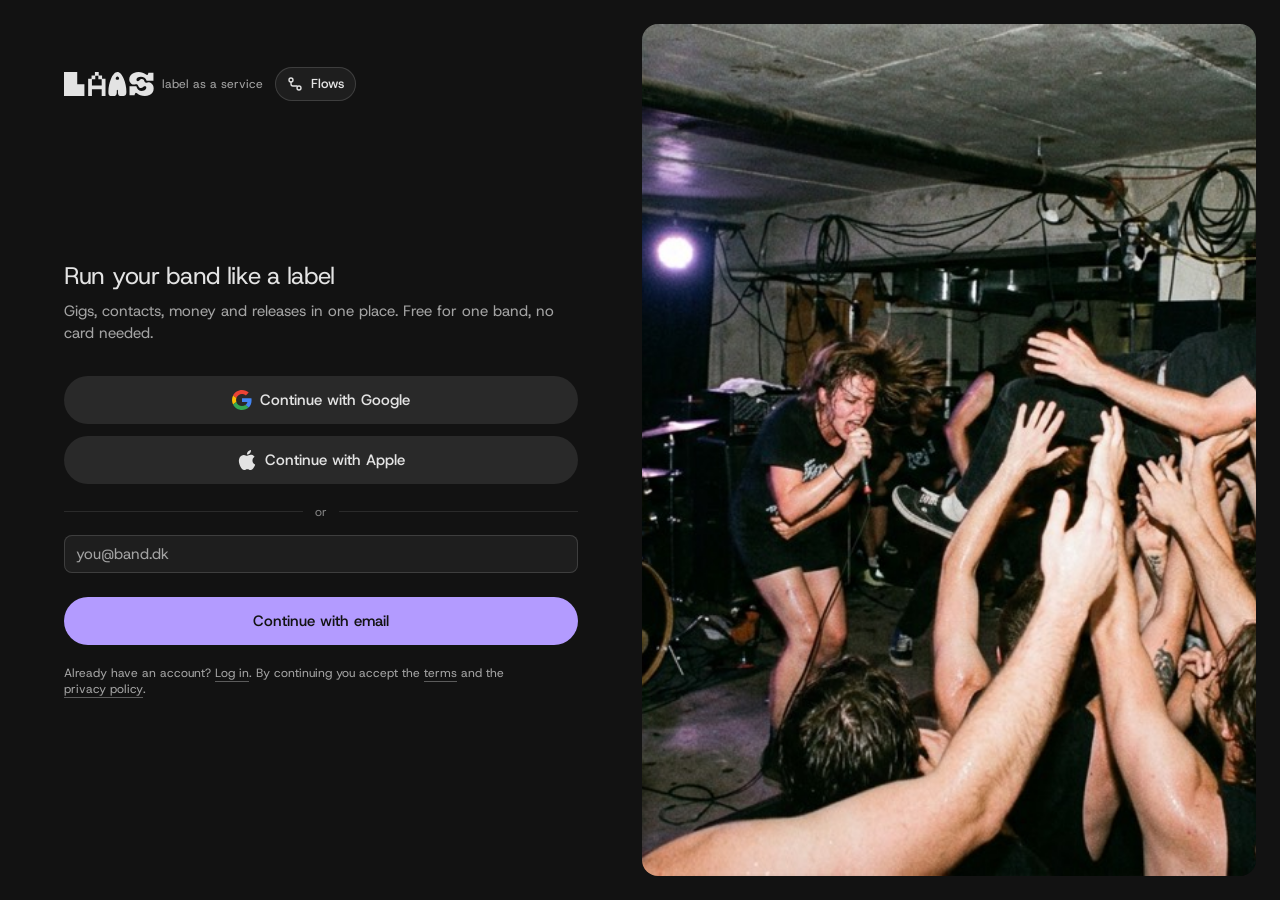
<file: index.html>
<!doctype html>
<meta charset="utf-8">
<meta name="viewport" content="width=device-width, initial-scale=1, viewport-fit=cover">
<title>LAAS Prototype</title>
<meta name="claude:viewport-fit-sides" content="cover">
<link rel="preconnect" href="https://fonts.googleapis.com">
<link rel="stylesheet" href="https://fonts.googleapis.com/css2?family=Host+Grotesk:wght@400;500;600&family=Chivo+Mono:wght@400;500&display=swap">
<link rel="stylesheet" href="tokens.css?v=90e196d">
<script>/* light password gate for the public GitHub Pages copy (a lock screen, not server security: the files stay public) */
(function(){const host=location.hostname;if(!/github\.io$/.test(host)&&!(host==='localhost'&&/[?&]gate\b/.test(location.search)))return;
const H='e3b44429e3c025f46bb3df2ac2f630bc78d254845fabfd20850fd70a78e4c20a';let ok=false;try{ok=localStorage.getItem('laas-gate')===H}catch(e){}if(ok)return;
document.documentElement.classList.add('gated');
addEventListener('DOMContentLoaded',()=>{const d=document.createElement('div');d.className='gate';
d.innerHTML='<form class="gate-card"><h1 class="t-title">LAAS prototype</h1><p class="t-body muted">Enter the password you were given.</p><label class="field"><span>Password</span><span class="gate-pw"><input class="input" type="password" autocomplete="current-password" autofocus required><button class="gate-eye" type="button" aria-label="Show password" aria-pressed="false"><svg class="i" viewBox="0 0 24 24" aria-hidden="true"></svg></button></span></label><p class="gate-err t-label" hidden>That password is not right.</p><button class="btn primary" type="submit">Open</button></form>';
document.body.appendChild(d);const pi=d.querySelector('input'),eb=d.querySelector('.gate-eye');
const EYE='<path d="M2.062 12.348a1 1 0 0 1 0-.696 10.75 10.75 0 0 1 19.876 0 1 1 0 0 1 0 .696 10.75 10.75 0 0 1-19.876 0"/><circle cx="12" cy="12" r="3"/>',EYEOFF='<path d="M10.733 5.076a10.744 10.744 0 0 1 11.205 6.575 1 1 0 0 1 0 .696 10.747 10.747 0 0 1-1.444 2.49"/><path d="M14.084 14.158a3 3 0 0 1-4.242-4.242"/><path d="M17.479 17.499a10.75 10.75 0 0 1-15.417-5.151 1 1 0 0 1 0-.696 10.75 10.75 0 0 1 4.446-5.143"/><path d="m2 2 20 20"/>';
const pwSet=on=>{pi.type=on?'text':'password';eb.setAttribute('aria-pressed',on);eb.setAttribute('aria-label',on?'Hide password':'Show password');eb.firstChild.innerHTML=on?EYEOFF:EYE};pwSet(false);
eb.addEventListener('click',e=>{e.preventDefault();const p=pi.selectionStart;pwSet(pi.type==='password');pi.focus();try{pi.setSelectionRange(p,p)}catch(_){}});pi.focus();
d.querySelector('form').addEventListener('submit',async e=>{e.preventDefault();const v=d.querySelector('input').value;
const b=await crypto.subtle.digest('SHA-256',new TextEncoder().encode('laas-prototype:'+v));const hx=[...new Uint8Array(b)].map(x=>x.toString(16).padStart(2,'0')).join('');
if(hx===H){try{localStorage.setItem('laas-gate',H)}catch(e){}document.documentElement.classList.remove('gated');d.remove();}
else{d.querySelector('.gate-err').hidden=false;d.querySelector('input').select();}});});})();</script>

<link rel="stylesheet" href="shell.css?v=90e196d">
<link rel="stylesheet" href="components.css?v=90e196d">
<link rel="stylesheet" href="views/tour.css?v=90e196d">
<link rel="stylesheet" href="views/dashboard.css?v=90e196d">
<link rel="stylesheet" href="views/bookings.css?v=90e196d">
<link rel="stylesheet" href="views/booking.css?v=90e196d">
<link rel="stylesheet" href="views/contacts.css?v=90e196d">
<link rel="stylesheet" href="views/money.css?v=90e196d">
<link rel="stylesheet" href="views/catalogue.css?v=90e196d">
<link rel="stylesheet" href="views/account.css?v=90e196d">
<link rel="stylesheet" href="views/mail.css?v=90e196d">
<link rel="stylesheet" href="views/social.css?v=90e196d">
<link rel="stylesheet" href="views/logomotion.css?v=90e196d">
<link rel="stylesheet" href="tags.css?v=90e196d">
<link rel="stylesheet" href="views/compact.css?v=90e196d">

<div id="app"></div>

<script>
(function(){
"use strict";
/* ---------- icons (Lucide paths) ---------- */
const P={
 maximize:'<path d="M15 3h6v6M9 21H3v-6M21 3l-7 7M3 21l7-7"/>',
 dashboard:'<rect x="3" y="3" width="7" height="9" rx="1"/><rect x="14" y="3" width="7" height="5" rx="1"/><rect x="14" y="12" width="7" height="9" rx="1"/><rect x="3" y="16" width="7" height="5" rx="1"/>',
 arrowUp:'<path d="m5 12 7-7 7 7"/><path d="M12 19V5"/>',
 camera:'<path d="M14.5 4h-5L7 7H4a2 2 0 0 0-2 2v9a2 2 0 0 0 2 2h16a2 2 0 0 0 2-2V9a2 2 0 0 0-2-2h-3l-2.5-3z"/><circle cx="12" cy="13" r="3"/>',
 ai:'<path fill="currentColor" stroke="none" d="M 10.427 5.833 C 10.413 5.766 10.354 5.718 10.285 5.718 L 9.583 5.718 C 9.515 5.718 9.456 5.766 9.442 5.833 L 8.481 10.503 C 8.267 11.546 7.493 12.386 6.47 12.686 L 2.47 13.86 C 2.409 13.878 2.367 13.935 2.367 13.998 L 2.367 14.719 C 2.367 14.783 2.409 14.839 2.47 14.857 L 6.47 16.031 C 7.493 16.331 8.267 17.171 8.481 18.215 L 9.442 22.885 C 9.456 22.952 9.515 23 9.583 23 L 10.285 23 C 10.354 23 10.413 22.952 10.427 22.885 L 11.387 18.215 C 11.602 17.171 12.376 16.331 13.399 16.031 L 17.399 14.857 C 17.46 14.839 17.502 14.783 17.502 14.719 L 17.502 13.998 C 17.502 13.935 17.46 13.878 17.399 13.86 L 13.399 12.686 C 12.376 12.386 11.602 11.546 11.387 10.503 L 10.427 5.833 Z"/><path fill="currentColor" stroke="none" d="M 17.771 1.063 C 17.763 1.026 17.731 1 17.694 1 L 17.31 1 C 17.273 1 17.241 1.026 17.233 1.063 L 16.709 3.612 C 16.592 4.182 16.169 4.641 15.611 4.804 L 13.427 5.445 C 13.394 5.455 13.371 5.486 13.371 5.521 L 13.371 5.914 C 13.371 5.949 13.394 5.98 13.427 5.99 L 15.611 6.63 C 16.169 6.794 16.592 7.253 16.709 7.823 L 17.233 10.372 C 17.241 10.409 17.273 10.435 17.31 10.435 L 17.694 10.435 C 17.731 10.435 17.763 10.409 17.771 10.372 L 18.295 7.823 C 18.412 7.253 18.835 6.794 19.393 6.63 L 21.577 5.99 C 21.61 5.98 21.633 5.949 21.633 5.914 L 21.633 5.521 C 21.633 5.486 21.61 5.455 21.577 5.445 L 19.393 4.804 C 18.835 4.641 18.412 4.182 18.295 3.612 L 17.771 1.063 Z"/>',
 file:'<path d="M15 2H6a2 2 0 0 0-2 2v16a2 2 0 0 0 2 2h12a2 2 0 0 0 2-2V7Z"/><path d="M14 2v4a2 2 0 0 0 2 2h4M10 9H8M16 13H8M16 17H8"/>',
 money:'<rect x="2" y="6" width="20" height="12" rx="2"/><circle cx="12" cy="12" r="2"/><path d="M6 12h.01M18 12h.01"/>',
 disc:'<circle cx="12" cy="12" r="10"/><circle cx="12" cy="12" r="2"/>',
 radio:'<path d="M4.9 19.1C1 15.2 1 8.8 4.9 4.9M7.8 16.2c-2.3-2.3-2.3-6.1 0-8.5M16.2 7.8c2.3 2.3 2.3 6.1 0 8.5M19.1 4.9C23 8.8 23 15.1 19.1 19"/><circle cx="12" cy="12" r="2"/>',
 plug:'<path d="M12 22v-5M9 8V2M15 8V2M18 8v5a4 4 0 0 1-4 4h-4a4 4 0 0 1-4-4V8Z"/>',
 settings:'<path d="M12.22 2h-.44a2 2 0 0 0-2 2v.18a2 2 0 0 1-1 1.73l-.43.25a2 2 0 0 1-2 0l-.15-.08a2 2 0 0 0-2.73.73l-.22.38a2 2 0 0 0 .73 2.73l.15.1a2 2 0 0 1 1 1.72v.51a2 2 0 0 1-1 1.74l-.15.09a2 2 0 0 0-.73 2.73l.22.38a2 2 0 0 0 2.73.73l.15-.08a2 2 0 0 1 2 0l.43.25a2 2 0 0 1 1 1.73V20a2 2 0 0 0 2 2h.44a2 2 0 0 0 2-2v-.18a2 2 0 0 1 1-1.73l.43-.25a2 2 0 0 1 2 0l.15.08a2 2 0 0 0 2.73-.73l.22-.39a2 2 0 0 0-.73-2.73l-.15-.08a2 2 0 0 1-1-1.74v-.5a2 2 0 0 1 1-1.74l.15-.09a2 2 0 0 0 .73-2.73l-.22-.38a2 2 0 0 0-2.73-.73l-.15.08a2 2 0 0 1-2 0l-.43-.25a2 2 0 0 1-1-1.73V4a2 2 0 0 0-2-2z"/><circle cx="12" cy="12" r="3"/>',
 bell:'<path d="M6 8a6 6 0 0 1 12 0c0 7 3 9 3 9H3s3-2 3-9"/><path d="M10.3 21a1.94 1.94 0 0 0 3.4 0"/>',
 search:'<circle cx="11" cy="11" r="8"/><path d="m21 21-4.3-4.3"/>',
 down:'<path d="m6 9 6 6 6-6"/>',right:'<path d="m9 18 6-6-6-6"/>',left:'<path d="m12 19-7-7 7-7M19 12H5"/>',chevl:'<path d="m15 18-6-6 6-6"/>',
 x:'<path d="M18 6 6 18M6 6l12 12"/>',check:'<path d="M20 6 9 17l-5-5"/>',minus:'<path d="M5 12h14"/>',plus:'<path d="M5 12h14M12 5v14"/>',
 send:'<path d="M14.5 21.7a.5.5 0 0 0 .94-.02l6.5-19a.5.5 0 0 0-.64-.64l-19 6.5a.5.5 0 0 0-.02.94l7.93 3.18a2 2 0 0 1 1.11 1.11z"/><path d="m21.85 2.15-10.94 10.93"/>',
 upload:'<path d="M21 15v4a2 2 0 0 1-2 2H5a2 2 0 0 1-2-2v-4M17 8l-5-5-5 5M12 3v12"/>',
 pencil:'<path d="M21.17 6.81a1 1 0 0 0-3.99-3.99L3.84 16.17a2 2 0 0 0-.5.83l-1.32 4.35a.5.5 0 0 0 .62.62l4.35-1.32a2 2 0 0 0 .83-.5z"/>',
 more:'<circle cx="12" cy="12" r="1"/><circle cx="19" cy="12" r="1"/><circle cx="5" cy="12" r="1"/>',
 alert:'<circle cx="12" cy="12" r="10"/><path d="M12 8v4M12 16h.01"/>',
 pin:'<path d="M20 10c0 4.99-5.54 10.19-7.4 11.8a1 1 0 0 1-1.2 0C9.54 20.19 4 14.99 4 10a8 8 0 0 1 16 0"/><circle cx="12" cy="10" r="3"/>',
 copy:'<rect width="14" height="14" x="8" y="8" rx="2"/><path d="M4 16c-1.1 0-2-.9-2-2V4c0-1.1.9-2 2-2h10c1.1 0 2 .9 2 2"/>',
 star:'<path d="M11.53 2.3a.53.53 0 0 1 .95 0l2.31 4.68a2.12 2.12 0 0 0 1.6 1.16l5.16.76a.53.53 0 0 1 .3.9l-3.74 3.64a2.12 2.12 0 0 0-.61 1.88l.88 5.14a.53.53 0 0 1-.77.56l-4.62-2.43a2.12 2.12 0 0 0-1.97 0L6.4 21.01a.53.53 0 0 1-.77-.56l.88-5.14a2.12 2.12 0 0 0-.61-1.88L2.16 9.8a.53.53 0 0 1 .29-.9l5.17-.77a2.12 2.12 0 0 0 1.6-1.16z"/>',
 menu:'<path d="M4 6h16M4 12h16M4 18h16"/>',calendar:'<rect width="18" height="18" x="3" y="4" rx="2"/><path d="M16 2v4M8 2v4M3 10h18"/>',clock:'<circle cx="12" cy="12" r="10"/><path d="M12 6v6l4 2"/>',users:'<path d="M16 21v-2a4 4 0 0 0-4-4H6a4 4 0 0 0-4 4v2"/><circle cx="9" cy="7" r="4"/><path d="M22 21v-2a4 4 0 0 0-3-3.87M16 3.13a4 4 0 0 1 0 7.75"/>',
 mail:'<rect width="20" height="16" x="2" y="4" rx="2"/><path d="m22 7-8.97 5.7a1.94 1.94 0 0 1-2.06 0L2 7"/>',
 panel:'<rect width="18" height="18" x="3" y="3" rx="2"/><path d="M9 3v18"/>',flow:'<circle cx="6" cy="6" r="3"/><circle cx="18" cy="18" r="3"/><path d="M6 9v3a3 3 0 0 0 3 3h6"/>',
 eye:'<path d="M2.06 12.35a1 1 0 0 1 0-.7 10.75 10.75 0 0 1 19.88 0 1 1 0 0 1 0 .7 10.75 10.75 0 0 1-19.88 0"/><circle cx="12" cy="12" r="3"/>',
 wrench:'<path d="M14.7 6.3a1 1 0 0 0 0 1.4l1.6 1.6a1 1 0 0 0 1.4 0l3.77-3.77a6 6 0 0 1-7.94 7.94l-6.91 6.91a2.12 2.12 0 0 1-3-3l6.91-6.91a6 6 0 0 1 7.94-7.94l-3.76 3.76z"/>',
 undo:'<path d="M9 14 4 9l5-5"/><path d="M4 9h10.5a5.5 5.5 0 0 1 0 11H11"/>',
};
const ic=(n,c='')=>`<svg class="i ${c}" data-i="${n}" viewBox="0 0 24 24" aria-hidden="true">${P[n]||''}</svg>`;
const LOGO='<svg viewBox="0 0 90 24" aria-label="LAAS" role="img"><path d="M24.1567 24V6.75583H27.5533V3.39658H30.9125V0H34.7197V3.39658H38.0789V6.75583H41.5128V24H37.7057V17.2442H27.9265V24H24.1567ZM27.9265 13.4743H37.7057V7.12908H34.3464V3.76983H31.2858V7.12908H27.9265V13.4743Z"/><path d="M0 0H13.2156V12.3429H20.4156V24H0V0Z"/><path d="M65.5072 14.2581H72.3459C73.1416 17.3978 74.9588 18.9677 77.7976 18.9677C78.6363 18.9677 79.389 18.8172 80.0556 18.5161C80.7438 18.2151 81.2814 17.828 81.6685 17.3548C82.0771 16.8602 82.2814 16.3226 82.2814 15.7419C82.2814 15.2688 82.1631 14.8817 81.9266 14.5806C81.7115 14.2796 81.3997 14.129 80.9911 14.129C80.7115 14.129 80.4427 14.1935 80.1847 14.3226C79.9481 14.4516 79.6148 14.6989 79.1847 15.0645C78.432 15.7312 77.647 16.0645 76.8298 16.0645C76.2492 16.0645 75.733 15.8602 75.2814 15.4516C74.8513 15.043 74.5287 14.5376 74.3137 13.9355C73.9051 12.7742 73.2277 12.1935 72.2814 12.1935C72.0879 12.1935 71.8943 12.2151 71.7008 12.2581C71.5072 12.3011 71.3029 12.3548 71.0879 12.4194C70.6793 12.5484 70.2384 12.6129 69.7653 12.6129C68.9696 12.6129 68.2277 12.3871 67.5395 11.9355C66.8513 11.4624 66.2922 10.828 65.8621 10.0323C65.4535 9.23656 65.2492 8.33333 65.2492 7.32258C65.2492 5.88172 65.6578 4.6129 66.475 3.51613C67.3137 2.41936 68.4427 1.55914 69.8621 0.935485C71.3029 0.311828 72.9051 0 74.6685 0C76.1309 0 77.4535 0.225807 78.6363 0.67742C79.8406 1.10753 80.9696 1.75269 82.0234 2.6129C82.4105 2.93548 82.7438 3.09677 83.0234 3.09677C83.6255 3.09677 84.0879 2.30108 84.4105 0.709678H89.4427V8.74193H82.604C82.2169 7.49462 81.518 6.51613 80.5072 5.80645C79.4965 5.07527 78.3137 4.70968 76.9589 4.70968C75.647 4.70968 74.561 5 73.7008 5.58065C72.8621 6.16129 72.4427 6.87097 72.4427 7.70968C72.4427 8.11828 72.561 8.46237 72.7976 8.74193C73.0341 9 73.3567 9.12903 73.7653 9.12903C74.3029 9.12903 74.8083 8.89247 75.2814 8.41935C75.7761 7.92473 76.2169 7.56989 76.604 7.35484C76.9911 7.13979 77.4212 7.03226 77.8943 7.03226C78.475 7.03226 78.9588 7.2043 79.3459 7.54839C79.733 7.87097 80.0126 8.29032 80.1847 8.80645C80.6363 10.1398 81.2814 10.8065 82.1201 10.8065C82.4427 10.8065 82.7761 10.7419 83.1201 10.6129C83.4212 10.5054 83.69 10.4409 83.9266 10.4194C84.1847 10.3763 84.4427 10.3548 84.7008 10.3548C85.6255 10.3548 86.4642 10.6129 87.2169 11.129C87.9696 11.6452 88.561 12.3548 88.9911 13.2581C89.4427 14.1613 89.6685 15.2043 89.6685 16.3871C89.6685 17.957 89.2922 19.3118 88.5395 20.4516C87.7868 21.5914 86.7438 22.4731 85.4105 23.0968C84.0771 23.6989 82.5287 24 80.7653 24C79.0449 24 77.5825 23.7742 76.3782 23.3226C75.1954 22.871 74.0664 22.1613 72.9911 21.1935C72.5825 20.828 72.2384 20.6452 71.9588 20.6452C71.3352 20.6452 70.8621 21.5269 70.5395 23.2903H65.5072V14.2581Z"/><path d="M48.3314 24C45.2109 24 44.3882 23.2057 44.3882 19.6312C44.3882 15.1489 45.3811 10.5248 46.913 6.89362C48.6151 2.83688 50.9697 0 53.3811 0C55.7073 0 58.0336 2.7234 59.7357 6.6383C61.3243 10.2979 62.374 15.0071 62.374 19.5745C62.374 23.0922 61.5513 24 58.5442 24H57.4094C55.1683 24 53.9485 23.2057 53.9485 20.6525V19.4043C53.9485 18.6099 53.9485 17.7872 53.3811 17.7872C52.7853 17.7872 52.7853 18.6099 52.7853 19.4043V20.6809C52.7853 23.2057 51.5655 24 49.4662 24H48.3314ZM51.7073 6.49645C51.7073 7.48936 52.5584 7.82979 53.4094 7.82979C54.2605 7.82979 55.0832 7.48936 55.0832 6.49645C55.0832 5.84397 54.374 4.59574 53.3811 4.59574C52.3882 4.59574 51.7073 5.84397 51.7073 6.49645Z"/></svg>';
const IMG=n=>`img/${n}.jpg`;
const esc=s=>String(s).replace(/[&<>"]/g,c=>({'&':'&amp;','<':'&lt;','>':'&gt;','"':'&quot;'}[c]));
const kr=n=>n.toLocaleString('da-DK').replace(/ /g,'.');

/* ---------- data (example band: Low Tide) ---------- */
const VENUES=[
 {id:'royal',name:'Hotel Royal',city:'Aarhus',kind:'Hotel bar',cap:'120 standing',img:'hotel-royal',tint:'#4a1a1c',played:3,rating:4.3,meta:'Aarhus, hotel bar, 120, PA and drums in house',tag:['confirmed','Booked']},
 {id:'mono',name:'Club Mono',city:'Copenhagen',kind:'Club',cap:'300',img:'club-mono',tint:'#13235a',played:2,rating:4,meta:'Copenhagen, club, 300, PA',tag:['attention','Owes you']},
 {id:'studiob',name:'Studio B',city:'Copenhagen',kind:'Rehearsal space',cap:'40',img:'studio-b',tint:'#5a2a12',played:12,rating:4,meta:'Copenhagen, rehearsal space, 40, hourly',tag:['draft','Regular']},
 {id:'odense',name:'Odense Live',city:'Odense',kind:'Venue',cap:'450',img:'odense-live',tint:'#1a3a40',played:1,rating:4,meta:'Odense, venue, 450, full PA and engineer',tag:['confirmed','Played']},
 {id:'loppen',name:'Loppen',city:'Copenhagen',kind:'Club',cap:'400',img:'loppen',tint:'#4a1814',played:1,rating:5,meta:'Copenhagen, club, 400',tag:['draft','Enquiry']},
 {id:'posten',name:'Posten',city:'Odense',kind:'Venue',cap:'600',img:'posten',tint:'#1b2433',played:0,rating:0,meta:'Odense, venue, 600, never played',tag:['draft','New']},
];
const V=id=>VENUES.find(v=>v.id===id);
const BOOKINGS=[
 {id:'b1',when:'Sat 25 Oct 20:00',title:'Saturday hotel gig',type:'Concert',venue:'royal',status:'confirmed',pay:'Deposit overdue',fee:4500,tab:'up'},
 {id:'b2',when:'Sat 1 Nov 14:00',title:'Rehearsal',type:'Rehearsal',venue:'studiob',status:'draft',pay:'—',fee:0,tab:'draft'},
 {id:'b3',when:'Sat 8 Nov 18:00',title:'Private party',type:'Private',venue:null,status:'draft',pay:'No contact',fee:6000,tab:'draft'},
 {id:'b4',when:'Sat 15 Nov 21:00',title:'Club night',type:'Concert',venue:'mono',status:'attention',pay:'Invoiced, not paid',fee:6000,tab:'need'},
 {id:'b5',when:'Fri 28 Nov 19:30',title:'Support slot',type:'Concert',venue:'odense',status:'confirmed',pay:'Deposit paid',fee:2500,tab:'up'},
 {id:'b6',when:'Tue 2 Dec 19:00',title:'Christmas party',type:'Corporate',venue:'posten',status:'paid',pay:'Paid',fee:8000,tab:'up'},
 {id:'p1',when:'Sat 18 Oct 21:00',title:'Release show',type:'Concert',venue:'loppen',status:'completed',pay:'Settled, rated 5',fee:7000,tab:'past'},
 {id:'p2',when:'Fri 10 Oct 20:00',title:'Club night',type:'Concert',venue:'mono',status:'completed',pay:'Settled, rated 4',fee:6000,tab:'past'},
 {id:'p3',when:'Thu 18 Sep 21:00',title:'Support slot',type:'Concert',venue:'odense',status:'completed',pay:'Settled, not rated',fee:2500,tab:'past'},
];
const CONTACTS=[
 {id:'c1',name:'Mette Kjær, Hotel Royal',kind:'Venue booker',where:'Aarhus',last:'2 days ago',status:['confirmed','Confirmed'],n:4,email:'booking@hotelroyal.dk',phone:'+45 86 12 00 00',venue:'royal'},
 {id:'c2',name:'Jonas Beck, Hotel Royal',kind:'Bar manager',where:'Aarhus',last:'3 weeks ago',status:null,n:1,venue:'royal'},
 {id:'c3',name:'Studio B',kind:'Rehearsal space',where:'Copenhagen',last:'yesterday',status:['paid','Paid'],n:12,venue:'studiob'},
 {id:'c4',name:'Club Mono',kind:'Venue',where:'Copenhagen',last:'1 week ago',status:['attention','Attention'],n:2,venue:'mono'},
 {id:'c5',name:'Sara Lind',kind:'Promoter',where:'Odense',last:'5 weeks ago',status:['draft','Draft'],n:0,venue:'odense'},
 {id:'c6',name:'Kasper Holm',kind:'Sound engineer',where:'Aarhus',last:'2 months ago',status:null,n:6,venue:'royal'},
];
const STATUS={enquiry:['draft','Enquiry'],hold:['accent','Hold'],offer:['paid','Offer out'],confirmed:['confirmed','Confirmed'],completed:['paid','Completed'],draft:['draft','Draft'],attention:['attention','Attention'],paid:['paid','Paid']};

/* ---------- state ---------- */
const S={view:'onboarding',params:{},collapsed:false,sidebarOpen:false,overlay:null,toast:null,
 booking:{state:'confirmed',depositPaid:false,settled:false,rated:false,sheet:false},
 search:'',bookTab:'up',statusFilter:[],contactSearch:'',
 notifs:[{t:'Hotel Royal’s deposit is 8 days late',m:'1.500 DKK for Saturday hotel gig. A reminder is drafted for you to check.',time:'09:12',v:'royal',go:['booking',{}],unread:true},{t:'Kasper hasn’t sent the parking code',m:'Saturday hotel gig, load-in 17:00. Asked 18 Oct.',time:'08:00',v:'studiob',go:['gigday',{}],unread:true},{t:'Club Mono opened your offer',m:'Club night, 15 Nov. Opened twice, not signed yet.',time:'07:45',v:'mono',go:['bookings',{}],unread:true},{t:'Sofie edited the set list',m:'Set list v3, 12 songs, for 25 Oct.',time:'Yesterday',v:'studiob',go:['gigday',{}],unread:false},{t:'Deposit received from Odense Live',m:'750 DKK for Support slot, 28 Nov.',time:'Mon',v:'odense',go:['money',{}],unread:false}],
 release:{stage:'none',title:'Late Shift EP',tracks:0,progress:0,blocker:true},
 import:{step:1},
 appearance:'dark',genre:'label',
 onboarding:{step:0,genre:'Metal and hardcore',theme:'Metal'},
 checklist:{'Agreement signed':true,'Deposit received':false,'Rider sent to venue':false,'Balance invoice sent, 18 Oct':true,'Day sheet to the band':false},
 rating:{stars:4,tags:['Good sound','Great crowd','Paid on time']},
 split:'Equal',
 dash:{tonight:true,coming:true,releases:true,cash:true,needs:true},photos:{},msgVal:{},toVal:{},mtab:'owed',rtab:'overview',plan:'band',asst:'plan',catalog:null,filters:{kind:[],pay:[],ckind:[],vkind:[]},fixChoice:0,audConnected:true,atab:'overview',figures:[['1 Oct','Tidal','Monthly listeners, September','520'],['1 Oct','Bandcamp','Sales and follows, CSV','14 sales, 31 follows'],['1 Oct','Apple Music','Monthly listeners, September','410'],['1 Oct','Deezer','Monthly listeners, September','380'],['1 Sep','Tidal','Monthly listeners, August','470'],['1 Sep','Amazon Music','Monthly listeners, August','260']],
 invoices:[['2026-032','Hotel Royal','Saturday hotel gig, balance','sends 18 Oct','draft','Draft','3.000','royal'],['2026-031','Hotel Royal','Saturday hotel gig, deposit','due 12 Oct','attention','8 days late','1.500','royal'],['2026-030','Club Mono','Club night, balance','due 28 Oct','draft','Sent','4.000','mono'],['2026-029','Studio B','Rehearsal sublet, October','due 31 Oct','confirmed','Sent','3.000','studiob'],['2026-028','Odense Live','Support slot, deposit','paid 6 Oct','paid','Paid','750','odense'],['2026-027','Loppen','Release show','paid 20 Oct','paid','Paid','7.000','loppen']],
 expenses:[['16 Oct','Diesel, 2 cars','Saturday hotel gig','Mette','640'],['12 Oct','Strings and sticks','Gear','Jonas','310'],['3 Oct','Rehearsal room','Studio B','Band account','1.200']],
};
const PAST=[{id:'lt',title:'Low Tide',kind:'Single',year:'2025',img:'band-collage',tracks:[['Low Tide','3:41']],streams:'48.200',earn:'1.930'},{id:'fl',title:'First Light',kind:'Single',year:'2024',img:'rehearsal',tracks:[['First Light','4:05']],streams:'31.900',earn:'1.270'},{id:'hb',title:'Harbour',kind:'EP',year:'2023',img:'notebook',tracks:[['Harbour','3:30'],['Salt','4:12'],['Ferry','3:02']],streams:'12.400',earn:'490'}];
const ACT=[['12 Oct','Agreement signed by Mette Kjær'],['10 Oct','Deposit invoice 2026-031 sent'],['9 Oct','Offer opened twice by Mette'],['8 Oct','Offer sent by Vital'],['6 Oct','Date held, 3 of 3 said yes'],['5 Oct','Enquiry from Mette by email']];
const payCat=b=>b.pay==='Deposit overdue'?'Overdue':b.pay==='Invoiced, not paid'?'Invoiced, not paid':b.pay==='Deposit paid'?'Deposit paid':/Paid|Settled/.test(b.pay)?'Paid':'No fee yet';
const CHIPS={kind:{label:'Kind',opts:['Concert','Rehearsal','Private','Corporate'],n:o=>BOOKINGS.filter(b=>b.type===o).length},pay:{label:'Payment',opts:['Paid','Deposit paid','Invoiced, not paid','Overdue','No fee yet'],n:o=>BOOKINGS.filter(b=>payCat(b)===o).length},ckind:{label:'Kind',opts:[...new Set(CONTACTS.map(c=>c.kind))],n:o=>CONTACTS.filter(c=>c.kind===o).length},vkind:{label:'Kind',opts:[...new Set(VENUES.map(v=>v.kind))],n:o=>VENUES.filter(v=>v.kind===o).length}};
const chip=k=>`<button class="chip ${S.filters[k].length?'on':''}" data-act="chipmenu" data-key="${k}">${CHIPS[k].label}: ${S.filters[k].join(', ')||'all'} ${ic('down','s')}</button>`;
// Confirmation dialog (T476): title, one or two sentences, Cancel and the action (danger = red); the dialog size, not the wide one
const confirmM=(title,body,no,act,label,danger)=>`<h2 class="t-title">${title}</h2><p class="muted cf-body">${body}</p><div class="cf-acts"><button class="btn secondary" data-act="close">${no}</button><button class="btn ${danger?'danger':'accent'}" data-act="${act}">${label}</button></div>`;
const kvs=pairs=>S.params.edit?`<div style="display:flex;flex-direction:column;gap:14px">${pairs.map(([l,v],i)=>`<div class="field"><label for="kv${l}">${l}</label><input class="input" id="kv${l}" value="${esc(v)}" data-autosave></div>`).join('')}</div>`:`<dl class="kv">${pairs.map(([l,v])=>`<dt>${l}</dt><dd>${v}</dd>`).join('')}</dl>`;
let lastFocus=null;
const reduceMotion=()=>matchMedia('(prefers-reduced-motion: reduce)').matches;
const go=(view,params={})=>{const same=S.view===view;S.view=view;S.params=params;S.overlay=null;S.sidebarOpen=false;S.booking.sheet=false;S.enter='enter';S.enterUntil=Date.now()+700;
 const run=()=>{render();const m=document.querySelector('.main');if(m)m.scrollTop=0;};
 if(document.startViewTransition&&!reduceMotion()&&!same&&view!=='onboarding'){const vt=document.startViewTransition(run);[vt.ready,vt.finished,vt.updateCallbackDone].forEach(p=>p&&p.catch(()=>{}));}else run();};
/* opening any overlay (search, a sheet, a menu) closes the Flows menu, so the two never stack (Vit 22 Oct) */
const open=(o,extra={})=>{lastFocus=document.activeElement;S.flowsOpen=false;S.overlay={type:o,...extra};render();};
const close=()=>{S.overlay=null;render();if(lastFocus&&lastFocus.focus)try{lastFocus.focus()}catch(e){}};
const refresh=()=>{if(S.overlay&&S.overlay.kind)S.overlay.html=sendPreview(S.overlay.kind);render();};
let toastTimer=null;
const toast=(msg,undo)=>{S.toast={msg,undo};clearTimeout(toastTimer);toastTimer=setTimeout(()=>{S.toast=null;render()},undo?6000:3000);render();};

/* ---------- shell ---------- */
function sidebar(){
 const v=S.view;const ALIAS={thread:'mail',compose:'mail',mailaccounts:'mail',contact:'contacts',venue:'venues',post:'social',booking:'bookings',gigday:'bookings',integrations:'settings'};const tip=l=>S.collapsed?`data-tip="${l}" data-tip-pos="right"`:'';const nav=(id,label,icon,extra='',cls='')=>`<button class="nav ${cls} ${(v===id&&!ALIAS[v])||ALIAS[v]===id||(S.navAlias===id)?'active':''}" data-go="${id}" ${tip(label)}>${icon?ic(icon):''}<span>${label}</span>${extra}</button>`;
 /* a group opens only on its own pages (Vit 21 Oct: Gigs open on the Assistant page looked like the wrong page; Figma draws Gigs open everywhere) */
 /* clicking the open group's header folds it (Vit 21 Oct); it opens again on a click or when you come back to its pages */
 const area0=LAAS.areaOf(v);if(S.navShut&&S.navShut!==area0)S.navShut=null;
 const area=S.navShut===area0&&!S.collapsed?null:area0;
 const grp=(id,label,icon,go,extra='')=>`<button class="nav group ${S.collapsed&&area0===id?'active':''}" ${area0===id&&!S.collapsed?`data-act="grptoggle" data-g="${id}" aria-expanded="${area===id}"`:`data-go="${go}"`} ${id==='money'?'data-mt="owed"':id==='audience'?'data-at="overview"':''} ${tip(label)}>${ic(icon)}<span>${label}</span>${extra}<span class="chev" ${extra?'style="margin-left:8px"':''}>${ic(area===id?'down':'right','s')}</span></button>`;
 return `<nav class="sidebar ${S.sidebarOpen?'open':''}" aria-label="Main">
  ${(()=>{const b=(S.bands||[]).find(x=>x.id===S.bandId)||{ini:'LT',name:'Low Tide',meta:'Owner: 3 members'};return `<button class="band" data-act="bandmenu"><span class="sq">${b.logo?`<img src="${b.logo}" alt="" style="width:100%;height:100%;object-fit:cover;border-radius:inherit">`:esc(b.ini||'LT')}</span><div><b>${esc(b.name)}</b><small>${esc(b.meta||'Owner')}</small></div>${ic('down','s')}</button>`})()}
  ${nav('dashboard','Dashboard','dashboard','','group')}${nav('assistant','Assistant','ai','','group')}
  <div class="sb-gap"></div>
  ${grp('gigs','Gigs','file','bookings')}
  ${S.collapsed?`<div class="sb-rail">${[['calendar','Calendar','calendar'],['contacts','Contacts','users'],['mail','Mail','mail']].map(([id,l,i])=>`<button class="nav ${v===id||(id==='contacts'&&['contact','venues','venue'].includes(v))||(id==='mail'&&v==='thread')?'active':''}" data-go="${id}" data-tip="${l}" data-tip-pos="right">${ic(i)}<span>${l}</span></button>`).join('')}</div>`:''}
  ${area==='gigs'?`<div class="sb-sub">${nav('bookings','Bookings','','<span class="count">12</span>','sub')}${nav('calendar','Calendar','','<span class="count">3</span>','sub')}${nav('contacts','Contacts','','','sub')}${nav('venues','Venues','','','sub')}${(()=>{const n=S.mail&&S.mail.threads?S.mail.threads.filter(t=>t.unread&&!(S.mail.archived||[]).includes(t.id)).length:4;return nav('mail','Mail','',n?`<span class="alert">${n}</span>`:'','sub')})()}</div>`:''}
  ${grp('money','Money','money','money')}
  ${area==='money'?`<div class="sb-sub">${[['owed','Owed to you'],['invoices','Invoices'],['expenses','Expenses'],['payouts','Payouts'],['reports','Reports'],['books','Books']].map(([k,l])=>{const on=(v==='money'&&S.mtab===k)||(k==='invoices'&&v==='invoice')||(k==='payouts'&&v==='settle')||(k==='books'&&['ledger','journal','accounts','ledgerreport'].includes(v));return `<button class="nav sub ${on?'active':''}" data-go="money" data-mt="${k}"><span>${l}</span></button>`}).join('')}</div>`:''}
  ${grp('catalogue','Catalogue','disc','catalogue','<span class="alert">1</span>')}
  ${area==='catalogue'?`<div class="sb-sub">${[['releases','Releases'],['tracks','Tracks'],['credits','Credits and splits'],['earning','Earnings check']].map(([k,l])=>`<button class="nav sub ${v==='catalogue'&&(S.cat?S.cat.tab:'releases')===k||(k==='releases'&&['release','pastrelease'].includes(v))?'active':''}" data-go="catalogue" data-ct="${k}"><span>${l}</span></button>`).join('')}${nav('gear','Gear','','','sub')}</div>`:''}
  ${grp('audience','Audience','radio','audience')}
  ${area==='audience'?`<div class="sb-sub">${[['overview','Overview'],['streaming','Streaming'],['hand','Figures by hand'],['releases','Releases']].map(([k,l])=>`<button class="nav sub ${v==='audience'&&S.atab===k?'active':''}" data-go="audience" data-at="${k}"><span>${l}</span></button>`).join('')}${nav('social','Social posts','','','sub')}${nav('comments','Comments','','','sub')}${nav('keywords','Keyword watch','','','sub')}${nav('deliveries','Deliveries','','','sub')}</div>`:''}
  <div class="sb-spacer"></div>
  <button class="nav" data-act="guide" ${tip('Guide')}>${ic('help')}<span>Guide</span></button><button class="nav" data-act="thememenu" ${tip('Theme')}><i class="th-dot" aria-hidden="true"></i><span>Theme: ${({...TNAMES,label:'Default'})[S.genre]}</span><span class="chev">${ic('down','s')}</span></button>
  ${nav('integrations','Integrations','plug')}${nav('settings','Band settings','settings')}
  ${S.collapsed?`<button class="nav" data-act="collapse" data-tip="Expand menu (⌘\\)" data-tip-pos="right" aria-label="Expand menu">${ic('right')}</button>`:''}
 </nav>`;
}
function topbar(){
 const unread=S.notifs.filter(n=>n.unread).length;
 return `<header class="top-bar topbar"><div class="tb-l"><button class="menu-btn" data-act="menu" aria-label="Open menu">${ic('menu')}</button><div class="logo">${LAAS.logoMotion?LAAS.logoMotion('idle'):LOGO}<small class="muted t-meta">label as a service</small></div></div>
 <button class="search-pill" data-act="palette">${ic('search','s')}<span>Search for anything</span><kbd>⌘K</kbd></button>
 <div class="tb-r">${flowBtnInline()}<button class="bell" data-act="notifs" aria-label="Notifications">${ic('bell')}${unread?`<span class="n">${unread}</span>`:''}</button>
 <button class="me" data-act="memenu" aria-haspopup="menu" aria-label="Your account menu"><span class="avatar-you">V</span><span class="nm">Vital</span>${ic('down','s')}</button></div></header>`;
}
function abar(ctx,ph){
 if(S.abarHidden)return `<div class="abar-mini-wrap"><button class="abar-mini" data-act="abarshow" data-tip="Show the assistant bar (⌘J)">${ic('ai','s')}<span>Ask</span></button></div>`;
 return `${S.booking.sheet?assistantSheet():''}<div class="assistant-bar abar">${ic('ai','s')}${ctx&&S.abarCtxOff!==S.view?`<span class="rec">${esc(ctx)}<button class="rec-x" data-act="abarctxoff" aria-label="Remove context">${ic('x','s')}</button></span>`:''}<input id="ask" placeholder="${esc(ph||(ctx?'Ask about this, or say “send it”':'Ask about Low Tide: gigs, contacts, money'))}" aria-label="Ask the assistant"><button class="btn ghost s" data-act="abarnew">New</button><button class="btn ghost s" data-go="assistant">Open</button><button class="btn accent" data-act="ask">Ask</button><button class="btn ghost icon abar-hide" data-act="abarhide" aria-label="Hide the assistant bar" data-tip="Hide until you open it again (⌘J)">${ic('x','s')}</button></div>`;
}

/* ---------- views ---------- */
const VIEWS={};
VIEWS.dashboard=()=>`<div class="page"><style>${Object.entries(S.dash).filter(([k,v])=>!v).map(([k])=>`[data-sec="${k}"]{display:none!important}`).join('')}</style>
 <div class="page-header ph"><div class="grow"><h1 class="t-display">Good morning, Vital</h1><p>Show day, Hotel Royal tonight, 3 loose ends</p></div><button class="btn secondary" data-act="customise">Customise</button><button class="btn accent" data-act="newbooking">${ic('plus','s')}New booking</button></div>
 <div class="grid2"><div style="display:flex;flex-direction:column;gap:32px">
  <button class="photo-hero hero" data-sec="tonight" data-go="gigday" style="min-height:300px;text-align:left"><img src="${IMG('stagedive')}" alt=""><div class="tx"><span class="k">Tonight, LT-0041</span><h1>Hotel gig, Hotel Royal</h1><div class="facts"><span>Load-in 17:00</span><span>On stage 21:30</span><span>Curfew 00:30</span></div><span class="btn accent s" style="align-self:flex-start;margin-top:4px">Open day sheet</span></div></button>
  <section class="sec" data-sec="coming"><div class="sec-h"><h3 class="t-heading">Coming up</h3><button class="btn ghost s flush" data-go="bookings">All bookings</button></div>
   ${BOOKINGS.filter(b=>b.tab!=='past').slice(0,4).map(b=>`<button class="list-row" data-go="booking" data-id="${b.id}">${b.venue?`<img class="thumb s" src="${IMG(V(b.venue).img)}" alt="">`:`<span class="thumb s"></span>`}<span class="tx"><b>${esc(b.title)}</b><small class="mono">${b.when}</small> <small>${b.venue?V(b.venue).name:'No venue'}</small></span><span class="tag ${STATUS[b.status][0]}">${STATUS[b.status][1]}</span></button>`).join('')}
  </section>
  <section class="sec" data-sec="releases"><h3 class="t-heading">Latest releases</h3><div class="row" style="gap:16px">${['Late Shift EP','Low Tide, single','First Light, single'].map((t,i)=>`<button data-go="catalogue" style="width:150px;text-align:left"><img src="${IMG(['cover-late-shift','band-collage','rehearsal'][i])}" alt="" style="width:150px;height:150px;object-fit:cover;border-radius:10px"><div class="t-label" style="margin-top:4px">${t}</div></button>`).join('')}</div></section>
 </div>
 <aside class="panel">
  <div class="sec" data-sec="cash"><span class="t-label muted">Cash in bank</span><span class="mono" style="font-size:32px;line-height:40px">112.300</span><span class="t-meta muted">DKK, outstanding 13.500</span></div>
  <div class="sec" data-sec="needs"><div class="sec-h"><h3 class="t-heading">Needs you</h3></div>
   <button class="list-row" data-go="booking"><img class="thumb s" src="${IMG('hotel-royal')}" alt=""><span class="tx"><b>Deposit 8 days late</b><small>Hotel Royal, 1.500 DKK</small></span><span class="tag attention">Attention</span></button>
   <button class="list-row" data-go="gigday"><img class="thumb s" src="${IMG('studio-b')}" alt=""><span class="tx"><b>Parking code missing</b><small>Needed at load-in today</small></span><span class="tag danger">Today</span></button>
   <button class="list-row" data-go="release"><img class="thumb s" src="${IMG('cover-late-shift')}" alt=""><span class="tx"><b>1 blocker before delivery</b><small>Late Shift EP</small></span><span class="tag attention">Fix</span></button>
  </div>
 </aside></div></div>${abar()}`;

function filteredBookings(){
 let list=BOOKINGS.filter(b=>S.bookTab==='need'?b.tab==='need'||b.status==='attention':S.bookTab==='draft'?b.tab==='draft':S.bookTab==='past'?b.tab==='past':b.tab!=='past'&&b.tab!=='draft');
 if(S.statusFilter.length)list=list.filter(b=>S.statusFilter.includes(STATUS[b.status][1]));
 if(S.filters.kind.length)list=list.filter(b=>S.filters.kind.includes(b.type));if(S.filters.pay.length)list=list.filter(b=>S.filters.pay.includes(payCat(b)));
 const q=S.search.trim().toLowerCase();if(q)list=list.filter(b=>(b.title+' '+(b.venue?V(b.venue).name+' '+V(b.venue).city:'')).toLowerCase().includes(q));
 return list;
}
const hl=(t,q)=>{q=q.trim();if(!q)return esc(t);const i=t.toLowerCase().indexOf(q.toLowerCase());if(i<0)return esc(t);return esc(t.slice(0,i))+'<mark>'+esc(t.slice(i,i+q.length))+'</mark>'+esc(t.slice(i+q.length));};
VIEWS.bookings=()=>{const list=filteredBookings();const q=S.search;const counts={up:BOOKINGS.filter(b=>b.tab==='up'||b.tab==='need').length,need:BOOKINGS.filter(b=>b.tab==='need').length,draft:BOOKINGS.filter(b=>b.tab==='draft').length,past:31};
 return `<div class="page">
 <div class="page-header ph"><div class="grow"><h1 class="t-display">Bookings and agreements</h1><p>12 bookings, 2 drafts, 13.500 DKK invoiced, not paid</p></div><button class="btn secondary" data-act="export">Export</button><button class="btn accent" data-act="newbooking">${ic('plus','s')}New booking</button></div>
 <div class="tabs" role="tablist">${[['up','Upcoming'],['need','Needs you'],['draft','Drafts'],['past','Past']].map(([k,l])=>`<button role="tab" class="${S.bookTab===k?'on':''}" data-tab="${k}">${l}<span class="c">${counts[k]}</span></button>`).join('')}</div>
 ${S.bookTab==='past'?`<div class="row" style="gap:16px">${[['loppen','Loppen','Best rated, 5 of 5'],['hotel-royal','3 times','Hotel Royal, most played'],['posten','9.000 DKK','Biggest fee'],['odense-live','1 to rate','Support slot, 18 Sep']].map(([im,b,s])=>`<div class="photo-hero hero" style="min-height:120px;flex:1;min-width:180px"><img src="${IMG(im)}" alt=""><div class="tx" style="padding:0 16px 14px;gap:2px"><b class="t-heading">${b}</b><span class="t-meta" style="opacity:.8">${s}</span></div></div>`).join('')}</div>`:''}
 <div class="row"><button class="chip ${S.statusFilter.length?'on':''}" data-act="statusmenu">Status: ${S.statusFilter.length?S.statusFilter.join(', '):'all'} ${ic('down','s')}</button>${chip('kind')}${chip('pay')}<span style="flex:1"></span><label class="search">${ic('search','s')}<input class="input" id="bsearch" placeholder="Title, venue, contact" value="${esc(q)}" aria-label="Search bookings"></label></div>
 ${list.length?`<div class="table-wrap"><table><thead><tr><th>When</th><th>Title</th><th>Type</th><th>Where</th><th>Status</th><th>Payment</th><th class="num">Fee</th></tr></thead><tbody>
 ${list.map(b=>{const v=b.venue?V(b.venue):null;return `<tr data-go="${b.id==='p3'?'rate':'booking'}" data-id="${b.id}" tabindex="0"><td class="mono t-label">${b.when}</td><td><span class="title-cell">${v?`<img class="thumb s" src="${IMG(v.img)}" alt="">`:`<span class="thumb s" style="display:grid;place-items:center;color:var(--faint)">${ic('pin','s')}</span>`}${hl(b.title,q)}</span></td><td class="muted">${b.type}</td><td class="muted">${v?hl(v.city,q):'No venue'}</td><td><span class="tag ${STATUS[b.status][0]}">${STATUS[b.status][1]}</span></td><td class="muted">${b.pay}</td><td class="num mono">${b.fee?kr(b.fee):'—'}</td></tr>`}).join('')}
 </tbody></table></div><div class="row t-meta muted"><span style="flex:1">${q?`${list.length} match “${esc(q)}” in title, venue or city`:`Showing ${list.length}, sorted by date`}</span>${q?'<button class="btn ghost s" data-act="clearsearch">Clear search</button>':''}</div>`
 :`<div class="empty"><h3 class="t-heading">${q?`No match for “${esc(q)}”`:'Nothing matches these filters'}</h3><p class="muted" style="margin:0">${q?'Nothing in title, venue or city. Check the spelling, clear the filters, or start a booking with that name.':'Try fewer filters, or clear them.'}</p><div class="row">${q?`<button class="btn secondary" data-act="newbooking">${ic('plus','s')}New booking “${esc(q)}”</button>`:''}<button class="btn ghost" data-act="clearfilters">${q?'Clear search':'Clear filters'}</button></div></div>`}
 </div>${abar()}`;};

/* booking lifecycle */
const BSTATES=['enquiry','hold','offer','confirmed','completed'];
VIEWS.booking=()=>{const st=S.booking.state;const s=S.booking.cancelled?['danger','Cancelled']:STATUS[st];const v=V('royal');
 const banner={
  enquiry:`<div class="banner info">${ic('mail')}<div class="tx"><b>Mette asked about Saturday 25 Oct</b><span class="t-label muted">From an email yesterday. Hold the date while the band says yes.</span></div></div>`,
  hold:`<div class="banner info">${ic('calendar')}<div class="tx"><b>Held until Fri 10 Oct</b><span class="t-label muted">3 of 3 members said yes. Send the offer before the hold runs out.</span></div></div>`,
  offer:`<div class="banner info">${ic('send')}<div class="tx"><b>Offer opened by Mette Kjær, not signed yet</b><span class="t-label muted">One link: she reads, signs and pays the deposit. Hold expires Fri 10 Oct.</span></div><button class="btn secondary s" data-act="nudge">Send a nudge</button></div>`,
  confirmed:S.booking.depositPaid?`<div class="banner info">${ic('check')}<div class="tx"><b>Deposit received, 1.470 DKK</b><span class="t-label muted">30 DKK short, the bank fee. The balance invoice goes out 18 Oct.</span></div></div>`:`<div class="banner attention">${ic('alert')}<div class="tx"><b>Deposit 1.500 DKK is 8 days late</b><span class="t-label">Two reminders went out. Next step is a free reminder by hand; a reminder with a fee is allowed from 22 Oct.</span></div></div>`,
  completed:S.booking.settled?`<div class="banner info">${ic('check')}<div class="tx"><b>Settled, 4.360 DKK split three ways</b><span class="t-label muted">Payouts are recorded. Mette and Sofie are paid, Jonas tomorrow.</span></div></div>`:`<div class="banner info">${ic('money')}<div class="tx"><b>Gig played, all invoices paid</b><span class="t-label muted">Settle to split 4.360 DKK between the three of you.</span></div></div>`,
 }[st];
 const primary={enquiry:['Hold a date','hold'],hold:['Send offer','sendoffer'],offer:['Mark as signed','signed'],confirmed:S.booking.depositPaid?['Open day sheet','day']:['Send reminder','reminder'],completed:S.booking.settled?['Book again','newbooking']:['Settle 4.360 DKK','settle']}[st];
 const secondary={enquiry:['Reply','reply'],hold:['Release hold','release'],offer:['Copy link','copy'],confirmed:S.booking.depositPaid?['Send invoice','invoice']:['Record a payment','record'],completed:['See the split','settle']}[st];
 return `<div class="page">
 <button class="btn ghost s flush" data-go="bookings" style="align-self:flex-start">${ic('left','s')}Bookings</button>
 <div class="photo-hero hero"><img src="${IMG(v.img)}" alt=""><div class="tx"><span class="k">Concert at Hotel Royal, Aarhus</span><h1>Saturday hotel gig</h1><div class="facts"><span>Sat 25 Oct</span><span>Doors 20:00</span><span>On stage 21:30</span><span>Fee 4.500 DKK</span></div></div></div>
 <div class="row"><button class="tag ${s[0]}" data-act="statusmenu2" data-tip="Change status">${s[1]} ${ic('down','s')}</button><span class="t-meta muted">${['Enquiry','Hold','Offer out','Confirmed','Completed'].map((l,i)=>`<span style="${BSTATES[i]===st?'color:var(--ink);font-weight:500':''}">${l}</span>`).join(' → ')}</span><span style="flex:1"></span>${secondary?`<button class="btn secondary" data-act="${secondary[1]}">${secondary[0]}</button>`:''}<button class="btn accent" data-act="${primary[1]}">${primary[0]}</button><button class="btn secondary icon" aria-label="More" data-act="bookingmore">${ic('more')}</button></div>
 ${S.booking.cancelled?`<div class="banner danger">${ic('alert')}<div class="tx"><b>Cancelled today</b><span class="t-label">Mette got the cancellation mail. The 1.500 DKK deposit goes back within 5 days.</span></div><button class="btn secondary s" data-act="uncancel" style="color:var(--ink)">Restore booking</button></div>`:banner}
 ${st==='confirmed'&&!S.booking.depositPaid?sendPreview('reminder'):''}
 ${st==='completed'&&!S.booking.rated?rateCard():''}
 <div class="grid2"><div style="display:flex;flex-direction:column;gap:40px">
  <section class="sec"><div class="sec-h"><h3 class="t-heading">Money</h3><button class="btn ghost s flush" data-go="money">Open in Ledger</button></div>
   ${[['Fee agreed in the offer','signed 9 Oct','confirmed','Confirmed','4.500'],['Deposit, invoice 2026-031','due 12 Oct',S.booking.depositPaid||st==='completed'?'paid':'attention',S.booking.depositPaid||st==='completed'?'Paid':'Attention','1.500'],['Balance, invoice 2026-032','draft, sends 18 Oct',st==='completed'?'paid':'draft',st==='completed'?'Paid':'Draft','3.000'],['Travel, 2 cars from Odense','estimate','','','−640']].map(r=>`<div class="list-row" style="cursor:default"><span class="tx"><b>${r[0]}</b><small>${r[1]}</small></span>${r[2]?`<span class="tag ${r[2]}">${r[3]}</span>`:''}<span class="mono" style="width:96px;text-align:right">${r[4]}</span></div>`).join('')}
  </section>
  <section class="sec"><div class="sec-h"><h3 class="t-heading">Details</h3><button class="btn ghost s flush" data-act="edit">${S.params.edit?'Done':'Edit'}</button></div>
   ${S.params.edit?`<div style="display:flex;flex-direction:column;gap:14px">${[['Venue','Hotel Royal, Store Torv 4, 8000 Aarhus'],['Contact','Mette Kjær, booking@hotelroyal.dk'],['Schedule','Load-in 17:00, soundcheck 18:30, doors 20:00, on stage 21:30, curfew 23:30'],['Line-up','Low Tide (headline), 75 min set']].map(([l,v],i)=>`<div class="field"><label for="ed${i}">${l}</label><input class="input" id="ed${i}" value="${esc(v)}" data-autosave></div>`).join('')}</div>`
   :`<dl class="kv">${[['Venue','Hotel Royal, Store Torv 4, 8000 Aarhus'],['Contact','Mette Kjær, booking@hotelroyal.dk'],['Schedule','Load-in 17:00, soundcheck 18:30, doors 20:00, on stage 21:30, curfew 23:30'],['Line-up','Low Tide (headline), 75 min set'],['Backline','Venue provides drums and bass amp']].map(([l,v])=>`<dt>${l}</dt><dd>${v}</dd>`).join('')}</dl>`}
  </section>
  <div class="sec"><button class="row muted t-label" style="text-align:left" data-act="activity" aria-expanded="${!!S.activityOpen}">${ic(S.activityOpen?'down':'right','s')}Activity, 6 events. Last: agreement signed by Mette Kjær, 12 Oct</button>${S.activityOpen?ACT.map(([d,t])=>`<div class="list-row" style="cursor:default"><span class="mono muted" style="width:64px">${d}</span><span class="tx"><b>${t}</b></span></div>`).join(''):''}</div>
 </div>
 <aside class="panel"><div class="sec"><h3 class="t-heading">Next up</h3>${Object.entries(S.checklist).map(([k,on])=>`<label class="row" style="gap:8px;cursor:pointer"><input type="checkbox" ${on?'checked':''} data-check="${esc(k)}" style="width:16px;height:16px;accent-color:var(--ink)"> <span class="${on?'muted':''}">${k}</span></label>`).join('')}</div>
  <div class="sec"><h3 class="t-heading">People</h3>${[['MR','Mette Ravn','vocals, guitar, drives car 1'],['SL','Sofie Lund','synth'],['JH','Jonas Holm','drums, drives car 2']].map(p=>`<div class="row" style="gap:8px"><span class="band" style="margin:0;padding:0"><span class="sq" style="width:28px;height:28px;border-radius:50%;font-size:11px">${p[0]}</span></span><span><span>${p[1]}</span><br><span class="t-meta muted">${p[2]}</span></span></div>`).join('')}</div>
  <div class="sec"><h3 class="t-heading">Venue</h3><button class="row" data-go="venue" data-id="royal" style="gap:8px;text-align:left"><img class="thumb" src="${IMG('hotel-royal')}" alt=""><span><span>Hotel Royal</span><br><span class="t-meta muted">Band rating 4.3, 3 gigs</span></span></button></div>
 </aside></div></div>${abar('Saturday hotel gig')}`;};

function sendPreview(kind,inSheet){
 const d={reminder:{t:'Send a reminder to Hotel Royal',s:'Invoice 2026-031, deposit 1.500 DKK, due 12 Oct',to:'Accounts, faktura@hotelroyal.dk, cc Mette Kjær',subj:'Reminder: deposit for 25 Oct, invoice 2026-031',body:'Hi, a friendly reminder about the 1.500 DKK deposit for the concert on 25 October, which was due on 12 October. You can pay with the same link as before: laas.app/pay/LT-2026-031. No fee. Best regards, Low Tide',send:'Send reminder',act:'sendreminder'},
 offer:{t:'Send the offer to Mette Kjær',s:'Saturday hotel gig, 25 Oct, fee 4.500 DKK excl. moms, deposit 30 %',to:'Mette Kjær, booking@hotelroyal.dk',subj:'Tilbud: Low Tide, Hotel Royal, 25. oktober',body:'Hej Mette, her er vores tilbud på koncerten 25. oktober. I linket kan du se vilkårene, underskrive og betale depositum på 1.500 DKK: laas.app/o/LT-2026-031. Vi holder datoen til fredag den 10. Venlig hilsen, Low Tide',send:'Send offer',act:'offersent'},
 nudge:{t:'Send a nudge to Mette Kjær',s:'Offer for 25 Oct, opened 8 Oct, not signed',to:'Mette Kjær, booking@hotelroyal.dk',subj:'Tilbud: Low Tide, 25. oktober',body:'Hej Mette, kort opfølgning på tilbuddet til 25. oktober. Vi holder datoen til fredag den 10. Linket: laas.app/o/LT-2026-031. Venlig hilsen, Low Tide',send:'Send nudge',act:'nudgesent'}}[kind];
 return `<div class="send"><div><h3 class="t-heading">${d.t}</h3><p class="muted" style="margin:2px 0 0">${d.s}</p></div>
 <div class="row t-label"><span class="muted">To</span>${S.toEdit?`<input class="input" style="flex:1;min-width:200px;height:32px" id="toedit" data-kind="${kind}" value="${esc(S.toVal[kind]||d.to)}" aria-label="To"><button class="link" data-act="toedit">Done</button>`:`<span style="font-size:15px">${esc(S.toVal[kind]||d.to)}</span><button class="link" data-act="toedit">Change</button>`}</div>
 <div class="msg ${S.fullmsg?'full':''}"><b class="strong">${d.subj}</b>${S.editMsg?`<textarea class="input" id="msgedit" data-kind="${kind}" rows="5" aria-label="Message">${esc(S.msgVal[kind]||d.body)}</textarea>`:`<p>${esc(S.msgVal[kind]||d.body)}</p>`}<button class="link" style="align-self:flex-start" data-act="fullmsg">${S.fullmsg?'Show less':'Show full message'}</button></div>
 <div class="row"><button class="btn ghost flush" data-act="${inSheet?'closesheet':kind==='reminder'?'snooze':'close'}">${kind==='reminder'?'Snooze 3 days':'Not now'}</button><span style="flex:1"></span><button class="btn secondary" data-act="editmsg">${ic(S.editMsg?'check':'pencil','s')}${S.editMsg?'Done editing':'Edit text'}</button><button class="btn accent" data-act="${d.act}">${ic('send','s')}${d.send}</button></div></div>`;
}
function rateCard(){const r=S.rating;const words=['','Never again','Only if needed','Fine','Good, would play again','Dream venue'];
 return `<div class="card" style="display:flex;flex-direction:column;gap:16px;border:1px solid var(--rule)"><div class="row"><img class="thumb" style="width:48px;height:48px" src="${IMG('hotel-royal')}" alt=""><div style="flex:1"><h3 class="t-heading">How was Hotel Royal?</h3><span class="t-meta muted">Saturday hotel gig, 25 Oct. Takes 20 seconds, helps the next booking.</span></div></div>
 <div class="row"><div class="star-rating stars" role="radiogroup" aria-label="Rating">${[1,2,3,4,5].map(n=>`<button data-star="${n}" aria-label="${n} stars" style="color:${n<=r.stars?'var(--break)':'var(--faint)'}"><svg class="i" viewBox="0 0 24 24" style="width:32px;height:32px;fill:${n<=r.stars?'var(--break)':'none'}">${P.star}</svg></button>`).join('')}</div><b class="strong">${words[r.stars]}</b></div>
 <div class="row" style="gap:8px">${['Good sound','Great crowd','Paid on time','Easy load-in','Hard load-in','Late payment'].map(t=>`<button class="chip ${r.tags.includes(t)?'on':''}" data-qtag="${t}">${t}</button>`).join('')}</div>
 <div class="field"><label for="rnote">Note for next time</label><input class="input" id="rnote" value="Desk channel 7 hums, bring a DI."><span class="help">🔒 Band only. Shows on Hotel Royal and in the next offer draft for this venue.</span></div>
 <div class="row" style="justify-content:flex-end"><button class="btn ghost" data-act="skiprate">Skip</button><button class="btn secondary" data-act="saverate">Save rating</button></div></div>`;}
function assistantSheet(){return `<div class="sheet" role="dialog" aria-label="Assistant"><div class="sheet-h"><span class="sheet-rec"><img src="${IMG('hotel-royal')}" alt="">Saturday hotel gig</span><span class="grow"></span><button class="btn ghost s" data-go="assistant">Open in Assistant</button><button class="btn ghost s sheet-x" data-act="closesheet" aria-label="Close">${ic('x','s')}</button></div>
 <div class="sheet-you"><div class="bubble">Mette opened the offer but hasn’t signed. Nudge her?</div></div><p class="sheet-a">She opened it on 8 Oct at 09:14 and hasn’t signed. The hold expires Friday 10 Oct, so a short nudge now is normal. I drafted one that mentions the date.</p>${sendPreview('nudge',true)}</div>`;}

VIEWS.rate=()=>{S.booking.state='completed';return VIEWS.booking();};

VIEWS.gigday=()=>{const H0=14,HN=11,X=t=>((t-H0)/HN*100);
 const blocks=[[14.5,16.25,'Drive, 118 km','travel'],[17,17.75,'Load-in','work'],[17.75,18.75,'Soundcheck','work'],[19,19.75,'Meal ~','break',1],[20,21.5,'Doors','doors'],[21.5,22.25,'Set 1','stage'],[22.5,23.25,'Set 2','stage'],[23.25,24.5,'Load-out, TBD','work',1]];
 const col={travel:'var(--travel)',work:'var(--work)',break:'var(--break)',doors:'var(--doors)',stage:'var(--accent)'};
 const steps=[['14:30','Leave Odense','Two cars. Mette drives Sofie, Jonas drives the gear. 118 km, about 1 h 40.','travel',['accent','In 10 min'],'next'],['17:00','Load-in','Back entrance on Kannikegade, 2 steps, trolley there. 2 parking spaces in the yard.','work',['confirmed','Confirmed'],'','park'],['17:45','Soundcheck','Kasper Holm on sound. Stage 6 × 4 m. PA and drums in house; bring 2 guitar amps and a DI.','work',['confirmed','Confirmed']],['~19:00','Band meal','Hotel restaurant. The venue said “around seven”.','break',['attention','Approximate'],'approx'],['20:00','Doors','Guest list of 6 names, send by 20:00.','doors',['confirmed','Confirmed']],['21:30','Set 1, 45 min','Set list v3, 12 songs, edited by Sofie yesterday.','stage',['confirmed','Confirmed']],['22:30','Set 2, 45 min','Encore only if the room asks for it; curfew is hard.','stage',['confirmed','Confirmed']],['00:30','Curfew, PA off','Load-out after curfew, time still to be decided.','work',['attention','Load-out TBD'],'approx'],['After','Sleep at Hotel Royal','2 rooms, check-in from 15:00, breakfast 07–10.','travel',['confirmed','Confirmed']]];
 return `<div class="page">
 <button class="btn ghost s flush" data-go="booking" style="align-self:flex-start">${ic('left','s')}Saturday hotel gig</button>
 <div class="photo-hero hero"><img src="${IMG('hotel-royal')}" alt=""><div class="tx"><span class="k">Day sheet, Saturday 25 Oct</span><h1>Saturday hotel gig</h1><div class="facts"><span>Load-in 17:00</span><span>On stage 21:30</span><span>Curfew 00:30</span><span>118 km from Odense</span></div></div></div>
 <div class="strip"><div class="row"><span class="mono" style="color:var(--accent-ink)">Now 14:20</span><b class="strong" style="flex:1">Leave Odense in 10 min, then load-in 17:00</b><span class="t-meta muted">Curfew 00:30</span></div>
  <div class="track">${Array.from({length:HN+1},(_,h)=>`<span class="h" style="left:${Math.min(X(H0+h),97)}%">${String((H0+h)%24).padStart(2,'0')}</span><span class="tick" style="left:${X(H0+h)}%"></span>`).join('')}
  ${blocks.map(([a,b,l,c,ap])=>`<span class="blk" style="left:${X(a)}%;width:calc(${X(b)-X(a)}% - 2px);${c==='stage'?`background:${col[c]};color:var(--on-accent)`:ap?`border:1px dashed ${col[c]};color:${col[c]};background:color-mix(in srgb, ${col[c]} 14%, transparent)`:`background:color-mix(in srgb, ${col[c]} 32%, transparent)`}">${l}</span>`).join('')}
  <span class="tick" style="left:${X(24.5)}%;background:var(--bad);width:2px"></span><span class="now" style="left:${X(14+20/60)}%"></span></div>
  <div class="legend"><span><i style="background:var(--travel)"></i>Travel</span><span><i style="background:var(--work)"></i>Band work</span><span><i style="background:var(--break)"></i>Break</span><span><i style="background:var(--doors)"></i>Audience in</span><span><i style="background:var(--accent)"></i>On stage</span><span><i style="border:1px dashed var(--muted)"></i>Not confirmed</span></div></div>
 <div class="grid2"><section class="card"><div class="sec-h" style="margin-bottom:16px"><h3 class="t-heading">Timeline</h3><button class="btn ghost s flush" data-act="edittimes">${ic(S.editTimes?'check':'pencil','s')}${S.editTimes?'Done':'Edit times'}</button></div>
  <div class="steps"><div class="step"><span class="time" style="color:var(--accent-ink)">14:20</span><span class="spine"><i style="background:var(--accent);width:8px;height:8px;margin-top:4px"></i></span><div class="content" style="padding-bottom:16px;flex-direction:row;align-items:center;flex-wrap:wrap;gap:12px"><span class="tag accent" style="background:var(--accent);color:var(--on-accent)">Now</span><span class="muted">Leave in 10 min. Everything before this line is done.</span></div></div>
  ${steps.map(([t,h,d,c,tag,kind,park],i)=>`<div class="step ${kind==='next'?'next':''}">${S.editTimes?`<input class="input mono" style="height:30px;padding:0 8px;font-size:13px" value="${t}" aria-label="Time for ${h}" data-picker="time">`:`<span class="time">${t}</span>`}<span class="spine"><i style="${kind==='approx'?`border:2px dashed ${col[c]};background:var(--surface)`:`background:${col[c]}`}${kind==='next'?`;box-shadow:0 0 0 4px color-mix(in srgb, ${col[c]} 35%, transparent)`:''}"></i>${i<steps.length-1?'<b></b>':''}</span><div class="content"><div class="row"><h4>${h}</h4><span class="tag ${tag[0]}">${tag[1]}</span></div><span class="muted">${d}</span>${park&&!S.parkingDone?`<div class="openitem">${ic('alert','s')}<span style="flex:1">Parking code missing, needed at load-in 17:00 today. Asked 18 Oct.</span><button class="btn ghost s" data-act="parking" style="color:inherit">Ask again</button></div>`:''}${kind==='next'?`<a class="btn secondary s" style="align-self:flex-start;text-decoration:none" href="https://www.google.com/maps/dir/Odense/Hotel+Royal,+Store+Torv+4,+8000+Aarhus" target="_blank" rel="noopener">${ic('pin','s')}Open route</a>`:''}</div></div>`).join('')}</div></section>
 <aside class="panel" style="${S.parkingDone?'':'box-shadow:inset 0 0 0 1px var(--att)'}"><div class="sec"><div class="sec-h"><h3 class="t-heading">${S.parkingDone?'1 thing still open':'2 things still open'}</h3></div>
  ${S.parkingDone?'':`<div class="sec"><div class="row"><b class="strong" style="flex:1">Parking code</b><span class="tag danger">Needed by 17:00</span></div><span class="t-meta muted">Asked Kasper 18 Oct, no reply.</span><button class="btn ghost s flush" style="align-self:flex-start" data-act="parking">${ic('send','s')}Ask again</button></div>`}
  <div class="sec"><div class="row"><b class="strong" style="flex:1">Meal time</b><span class="tag paid">Answered</span></div><span class="t-meta muted">Venue answered “around seven”. Confirm or ask for a time.</span><button class="btn ghost s flush" style="align-self:flex-start" data-act="toast" data-msg="Meal confirmed for ~19:00">${ic('check','s')}Confirm ~19:00</button></div></div>
  <div class="sec"><h3 class="t-heading">People</h3>${['Mette Ravn, vocals, drives car 1','Sofie Lund, synth','Jonas Holm, drums, drives car 2','Kasper Holm, sound, +45 30 99 86 77'].map(p=>`<span>${p}</span>`).join('')}</div></aside></div>
 </div>${abar('Sat 25 Oct, Hotel Royal')}`;};

const contactsPage=isV=>{const q=S.contactSearch,ql=q.toLowerCase();
 const people=CONTACTS.filter(c=>(c.name+' '+c.where+' '+c.kind).toLowerCase().includes(ql)&&(!S.filters.ckind.length||S.filters.ckind.includes(c.kind)));
 const venues=VENUES.filter(v=>(v.name+' '+v.city+' '+v.kind).toLowerCase().includes(ql)&&(!S.filters.vkind.length||S.filters.vkind.includes(v.kind)));
 const n=isV?venues.length:people.length;
 const table=isV?`<div class="table-wrap"><table><thead><tr><th>Name</th><th>Kind</th><th>Where</th><th>Capacity</th><th>Status</th><th class="num">Gigs</th></tr></thead><tbody>${venues.map(v=>`<tr data-go="venue" data-id="${v.id}" tabindex="0"><td><span class="title-cell"><img class="thumb s" src="${IMG(v.img)}" alt="">${hl(v.name,q)}</span></td><td class="muted">${v.kind}</td><td class="muted">${hl(v.city,q)}</td><td class="muted">${v.cap}</td><td><span class="tag ${v.tag[0]}">${v.tag[1]}</span></td><td class="num mono">${v.played}</td></tr>`).join('')}</tbody></table></div>`
  :`<div class="table-wrap"><table><thead><tr><th>Name</th><th>Kind</th><th>Where</th><th>Last contact</th><th>Status</th><th class="num">Bookings</th></tr></thead><tbody>${people.map(c=>`<tr data-go="contact" data-id="${c.id}" tabindex="0"><td class="strong">${hl(c.name,q)}</td><td class="muted">${c.kind}</td><td class="muted">${hl(c.where,q)}</td><td>${c.last}</td><td>${c.status?`<span class="tag ${c.status[0]}">${c.status[1]}</span>`:''}</td><td class="num mono">${c.n}</td></tr>`).join('')}</tbody></table></div>`;
 const empty=`<div class="empty"><h3 class="t-heading">${q?`No match for “${esc(q)}”`:'Nothing matches this filter'}</h3><p class="muted" style="margin:0">${q?'Nothing in name, venue or city. Check the spelling, or add it now.':'Try another kind, or clear the filter.'}</p><div class="row">${q?`<button class="btn secondary" data-act="${isV?'newvenue':'newcontact'}">${ic('plus','s')}Add “${esc(q)}” as a ${isV?'venue':'contact'}</button>`:''}<button class="btn ghost" data-act="clearcsearch">${q?'Clear search':'Clear filter'}</button></div></div>`;
 return `<div class="page"><div class="page-header ph"><div class="grow"><h1 class="t-display">Contacts</h1><p>${S.imported?'222 people, 6 venues, 198 imported today':'24 people, 6 venues, 3 without a booking yet'}</p></div><button class="btn secondary" data-act="import">Import</button><button class="btn accent" data-act="${isV?'newvenue':'newcontact'}">${ic('plus','s')}${isV?'New venue':'New contact'}</button></div>
 <div class="row"><button class="chip ${isV?'':'on'}" data-go="contacts" aria-pressed="${!isV}">People ${S.imported?222:24}</button><button class="chip ${isV?'on':''}" data-go="venues" aria-pressed="${isV}">Venues 6</button>${chip(isV?'vkind':'ckind')}<span style="flex:1"></span><label class="search">${ic('search','s')}<input class="input" id="csearch" placeholder="Name, venue, city" value="${esc(q)}" aria-label="Search ${isV?'venues':'contacts'}"></label></div>
 ${n?table:empty}</div>${abar()}`;};
VIEWS.contacts=()=>contactsPage(false);
VIEWS.contact=()=>{const c=CONTACTS.find(x=>x.id===S.params.id)||CONTACTS[0];const v=V(c.venue);
 return `<div class="page"><button class="btn ghost s flush" data-go="contacts" style="align-self:flex-start">${ic('left','s')}Contacts</button>
 <div class="photo-hero hero"><img src="${IMG(v.img)}" alt=""><div class="tx"><span class="k">${c.kind} at ${v.name}</span><h1>${esc(c.name.split(',')[0])}</h1><div class="facts"><span>${c.where}</span><span>${c.n} bookings together</span><span>Last contact ${c.last}</span></div></div></div>
 <div class="row"><span style="flex:1"></span><button class="btn secondary" data-act="emailcontact">${ic('mail','s')}Email</button><button class="btn accent" data-act="newbooking">${ic('plus','s')}New booking</button></div>
 <div class="grid2"><section class="sec"><h3 class="t-heading">Details</h3><dl class="kv"><dt>Kind</dt><dd>${c.kind}</dd><dt>Organisation</dt><dd>${v.name}</dd><dt>Email</dt><dd>${c.email||'—'}</dd><dt>Phone</dt><dd class="mono">${c.phone||'—'}</dd><dt>Language</dt><dd>Danish</dd></dl></section>
 <aside class="panel"><div class="sec"><h3 class="t-heading">Bookings together</h3>${BOOKINGS.filter(b=>b.venue===c.venue).map(b=>`<button class="list-row" data-go="booking"><span class="tx"><b>${b.title}</b><small class="mono">${b.when}</small></span><span class="tag ${STATUS[b.status][0]}">${STATUS[b.status][1]}</span></button>`).join('')||'<span class="muted">None yet</span>'}</div></aside></div></div>${abar(c.name.split(',')[0])}`;};
VIEWS.venues=()=>contactsPage(true);
VIEWS.venue=()=>{const v=V(S.params.id||'royal');return `<div class="page"><button class="btn ghost s flush" data-go="venues" style="align-self:flex-start">${ic('left','s')}Venues</button>
 <div class="photo-hero hero"><img src="${IMG(v.img)}" alt=""><div class="tx"><span class="k">Venue in ${v.city}</span><h1>${v.name}</h1><div class="facts"><span>${v.kind}</span><span>${v.cap}</span><span>Played ${v.played} times</span></div></div></div>
 <div class="row"><span style="flex:1"></span><button class="btn secondary" data-act="edit">${S.params.edit?'Done':'Edit'}</button><button class="btn accent" data-act="newbooking">New booking here</button></div>
 <div class="grid2"><div style="display:flex;flex-direction:column;gap:40px"><section class="sec"><h3 class="t-heading">On stage</h3>${kvs([['Stage','6 × 4 m, 40 cm riser'],['PA','In house, 2 tops, 2 subs'],['Backline','Drums and bass amp'],['Sound','On request, 800 DKK']])}</section>
 <section class="sec"><h3 class="t-heading">Getting there</h3>${kvs([['Load-in','Back entrance, 2 steps, trolley there'],['Parking','2 spaces in the yard, code from Kasper'],['Stay','2 rooms when you play, breakfast 07–10']])}</section></div>
 <aside class="panel"><div class="sec"><h3 class="t-heading">Notes</h3><p style="margin:0">Good room when the bar is full, dead on a quiet Tuesday. Keep the first set low.</p><span class="t-meta muted">🔒 Band only</span><div class="row" style="gap:8px"><b class="strong">${v.rating||'—'}</b>${[1,2,3,4,5].map(n=>`<svg class="i s" viewBox="0 0 24 24" style="color:var(--break);fill:${n<=Math.round(v.rating)?'var(--break)':'none'}">${P.star}</svg>`).join('')}<span class="t-meta muted">${v.played} gigs</span></div></div></aside></div></div>${abar(v.name)}`;};

VIEWS.money=()=>{const t=S.mtab||'owed';
 const OWED=`<div class="row" style="gap:12px">${[['Owed to you','8.500 DKK','3 invoices, 1 late'],['Waiting','1.500 DKK','8 days late, Hotel Royal',1],['In this month','9.000 DKK','2 paid'],['Held by members','5.000 DKK','Mads holds band money']].map(([a,b,c,u])=>`<div class="card" style="flex:1;min-width:200px;${u?'box-shadow:inset 0 0 0 1px var(--att)':''}"><span class="t-label muted">${a}</span><div class="mono" style="font-size:28px;line-height:36px;margin-top:4px">${b}</div><span class="t-meta ${u?'':'muted'}" style="${u?'color:var(--att)':''}">${c}</span></div>`).join('')}</div>
 <div class="grid2"><section class="sec"><div class="sec-h"><h3 class="t-heading">Owed to you</h3><button class="btn ghost s flush" data-mtab="invoices">All invoices</button></div>
 ${[['royal','Hotel Royal, deposit','2026-031, due 12 Oct','attention','Attention','1.500','booking'],['mono','Club Mono, balance','2026-030, due 28 Oct','draft','Draft','4.000','bookings'],['studiob','Studio B, rehearsals','2026-029, due 31 Oct','confirmed','Confirmed','3.000','money']].map(r=>`<button class="list-row" data-go="${r[6]}"><img class="thumb s" src="${IMG(V(r[0]).img)}" alt=""><span class="tx"><b>${r[1]}</b><small class="mono">${r[2]}</small></span><span class="tag ${r[3]}">${r[4]}</span><span class="mono" style="width:96px;text-align:right">${r[5]}</span></button>`).join('')}</section>
 <aside class="panel"><div class="sec"><h3 class="t-heading">Needs you</h3>
  <div class="sec" style="gap:8px"><b class="strong">Send a reminder to Hotel Royal</b><span class="t-meta muted">Invoice 2026-031, 1.500 DKK, 8 days late.</span><button class="btn secondary s" style="align-self:flex-start" data-go="booking">Review</button></div>
  <div class="sec" style="gap:8px"><b class="strong">Approve 1.470 DKK from Hotel Royal A/S</b><span class="t-meta muted">Bank shows it on 16 Oct; 30 DKK short, the bank fee.</span><button class="btn secondary s" style="align-self:flex-start" data-act="approve">Approve</button></div></div>
  <div class="sec"><div class="sec-h"><h3 class="t-heading">Payouts</h3><button class="btn ghost s flush" data-go="settle">Settle a gig</button></div><span class="muted">Odense Live, 5.360 DKK to split</span></div></aside></div>`;

 const INV=`<div class="table-wrap"><table><thead><tr><th>No.</th><th>To</th><th>For</th><th>Due</th><th>Status</th><th class="num">DKK</th></tr></thead><tbody>${S.invoices.map(r=>`<tr data-go="${r[7]==='royal'?'booking':'bookings'}" tabindex="0"><td class="mono t-label">${r[0]}</td><td class="title-cell"><img class="thumb s" src="${IMG(V(r[7]).img)}" alt="">${r[1]}</td><td class="muted">${esc(r[2])}</td><td class="muted">${r[3]}</td><td><span class="tag ${r[4]}">${r[5]}</span></td><td class="num mono">${r[6]}</td></tr>`).join('')}</tbody></table></div>`;
 const EXP=`<section class="card" style="padding:4px 20px">${S.expenses.map(r=>`<div class="list-row" style="cursor:default"><span class="mono muted" style="width:56px">${r[0]}</span><span class="tx"><b>${esc(r[1])}</b><small>${esc(r[2])}, paid by ${esc(r[3])}</small></span><span class="mono">${r[4]}</span></div>`).join('')}</section>`;
 const PAY=`<div class="grid2"><section class="card" style="padding:4px 20px">${[['royal','Saturday hotel gig','25 Oct, net 4.360 DKK, split 3 ways',S.booking.settled?['paid','Settled']:['attention','To settle'],'4.360'],['loppen','Release show','18 Oct, split 3 ways',['paid','Settled'],'6.200'],['mono','Club night','10 Oct, split 3 ways',['paid','Settled'],'5.100']].map(r=>`<button class="list-row" data-go="settle"><img class="thumb s" src="${IMG(V(r[0]).img)}" alt=""><span class="tx"><b>${r[1]}</b><small>${r[2]}</small></span><span class="tag ${r[3][0]}">${r[3][1]}</span><span class="mono" style="width:80px;text-align:right">${r[4]}</span></button>`).join('')}</section><aside class="panel"><div class="sec"><h3 class="t-heading">Paid to members, October</h3><dl class="kv"><dt>Mette Ravn</dt><dd class="mono">3.520</dd><dt>Sofie Lund</dt><dd class="mono">3.080</dd><dt>Jonas Holm</dt><dd class="mono">3.110</dd></dl></div></aside></div>`;
 const REP=`<div class="grid2"><section class="card sec"><h3 class="t-heading">In and out, last 4 months</h3><div class="bars">${[['Jul',6,2],['Aug',9,3],['Sep',5,4],['Oct',9,2.2]].map(([m,a,b])=>`<div><div class="b"><i style="height:${a*13}px;background:var(--accent)"></i><i style="height:${b*13}px;background:var(--rule-strong)"></i></div><span class="t-meta muted">${m}</span></div>`).join('')}</div><div class="legend"><span><i style="background:var(--accent)"></i>In</span><span><i style="background:var(--rule-strong)"></i>Out</span></div></section><aside class="panel"><div class="sec"><h3 class="t-heading">October</h3><dl class="kv"><dt>In</dt><dd class="mono">9.000</dd><dt>Out</dt><dd class="mono">2.150</dd><dt>Net</dt><dd class="mono">6.850</dd></dl><button class="btn secondary s" style="align-self:flex-start" data-act="toast" data-msg="October sent to Dinero for bookkeeping">Send to bookkeeping</button></div></aside></div>`;
 return `<div class="page"><div class="page-header ph"><div class="grow"><h1 class="t-display">Money</h1><p>October 2026, 8.500 DKK owed to you, books up to date</p></div><button class="btn secondary" data-act="addexpense">Add expense</button><button class="btn accent" data-act="newinvoice">${ic('plus','s')}New invoice</button></div>
 <div class="tabs" role="tablist">${[['owed','Owed to you',3],['invoices','Invoices',S.invoices.length],['expenses','Expenses',S.expenses.length],['payouts','Payouts',S.booking.settled?null:1],['reports','Reports']].map(([k,l,c])=>`<button role="tab" class="${t===k?'on':''}" data-mtab="${k}">${l}${c!=null?`<span class="c">${c}</span>`:''}</button>`).join('')}</div>
 ${t==='owed'?OWED:t==='invoices'?INV:t==='expenses'?EXP:t==='payouts'?PAY:REP}</div>${abar()}`;};
VIEWS.settle=()=>{const m=[['Mette Ravn','vocals, guitar'],['Sofie Lund','synth'],['Jonas Holm','drums']];const per={Equal:[1453,1453,1454],Shares:[1744,1308,1308],Percent:[1526,1417,1417]}[S.split]||[1453,1453,1454];
 return `<div class="page"><button class="btn ghost s flush" data-go="money" data-mt="payouts" style="align-self:flex-start">${ic('left','s')}Payouts</button>
 <div class="page-header ph"><div class="grow"><h1 class="t-display">Settle Saturday hotel gig</h1><p>In 5.000 DKK, out 640 DKK travel, net 4.360 DKK to split</p></div><button class="btn accent" data-act="dosettle" ${S.booking.settled?'disabled':''}>${S.booking.settled?'Settled':'Settle 4.360 DKK'}</button></div>
 <div class="grid2"><section class="card sec"><div class="row"><h3 class="t-heading" style="flex:1">Split</h3><div class="segmented-control seg" style="width:320px;max-width:100%">${['Equal','Shares','Percent'].map(s=>`<button class="${S.split===s?'on':''}" data-split="${s}">${s}</button>`).join('')}</div></div>
 <div class="split" style="margin-top:12px">${m.map((p,i)=>`<span>${p[0]}<br><span class="t-meta muted">${p[1]}</span></span><span class="t-meta muted">${S.split==='Shares'?['4 shares','3 shares','3 shares'][i]:S.split==='Percent'?['35 %','32.5 %','32.5 %'][i]:'1/3'}</span><span class="mono">${kr(per[i])} DKK</span>`).join('')}</div></section>
 <aside class="panel"><div class="sec"><h3 class="t-heading">Before you settle</h3>${['All invoices paid','All receipts in, 1 of 1','Split adds up to 100 %','Everyone has seen the split, 2 of 3'].map((t,i)=>`<span class="row" style="gap:8px">${ic(i<3?'check':'alert','s')}<span class="${i<3?'':'muted'}">${t}</span></span>`).join('')}</div></aside></div></div>${abar()}`;};

/* catalogue + release flow */
VIEWS.catalogue=()=>S.release.stage==='none'&&!S.catalog?`<div class="page"><div class="page-header ph"><div class="grow"><h1 class="t-display">Releases</h1><p>Nothing here yet, the catalogue is where “is every song earning” starts</p></div><button class="btn secondary" data-act="importcat" data-src="Spotify">Import catalogue</button><button class="btn accent" data-act="newrelease">${ic('plus','s')}New release</button></div>
 <div class="empty"><h3 class="t-heading">No releases yet</h3><p class="muted" style="margin:0">Bring what is already out so the earning check can run, or plan the next one.</p><div class="choices">${[['notebook','Plan a release','A title and a date, the plan counts back','newrelease'],['band-collage','Import from Spotify','Your releases, tracks and ISRCs','importcat'],['rehearsal','Import from a distributor','DistroKid, CD Baby, TuneCore','importcat']].map(c=>`<button class="choice" data-act="${c[3]}" data-src="${c[1].replace('Import from ','').replace('Plan a release','')}"><img src="${IMG(c[0])}" alt=""><div><b>${c[1]}</b><small>${c[2]}</small></div></button>`).join('')}</div></div></div>${abar()}`
 :`<div class="page"><div class="page-header ph"><div class="grow"><h1 class="t-display">Releases</h1><p>${(S.release.stage!=='none'?1:0)+(S.catalog?S.catalog.length:0)} releases</p></div><button class="btn secondary" data-act="importcat" data-src="Spotify">Import catalogue</button><button class="btn accent" data-act="newrelease">${ic('plus','s')}New release</button></div>
 <div class="card" style="padding:4px 20px">${S.release.stage!=='none'?`<button class="list-row" data-go="release"><img src="${IMG('cover-late-shift')}" class="thumb" style="width:56px;height:56px" alt=""><span class="tx"><b class="strong">${S.release.title}</b><small>EP, ${S.release.tracks} tracks, out Fri 14 Nov</small></span><span class="tag ${S.release.stage==='ready'||S.release.stage==='delivered'?'confirmed':'accent'}">${S.release.stage==='delivered'?'Delivered':S.release.stage==='ready'?'Ready':S.release.stage==='created'?'Draft':'Scheduled'}</span>${ic('right','s')}</button>`:''}
 ${(S.catalog||[]).map(r=>`<button class="list-row" data-go="pastrelease" data-id="${r.id}"><img src="${IMG(r.img)}" class="thumb" style="width:56px;height:56px" alt=""><span class="tx"><b class="strong">${r.title}</b><small>${r.kind}, ${r.year}, ${r.streams} streams</small></span><span class="tag paid">Out</span>${ic('right','s')}</button>`).join('')}</div></div>${abar()}`;
VIEWS.pastrelease=()=>{const r=PAST.find(x=>x.id===S.params.id)||PAST[0];return `<div class="page"><button class="btn ghost s flush" data-go="catalogue" style="align-self:flex-start">${ic('left','s')}Releases</button>
 <div class="row" style="align-items:flex-end;gap:28px"><img src="${IMG(r.img)}" alt="" style="width:176px;height:176px;border-radius:8px;object-fit:cover"><div style="flex:1;min-width:220px;display:flex;flex-direction:column;gap:4px"><span class="t-label muted">${r.kind}, ${r.tracks.length} track${r.tracks.length>1?'s':''}, ${r.year}</span><h1 class="t-display">${r.title}</h1><div class="row"><span class="tag paid">Out</span><span class="muted">Imported today</span></div></div></div>
 <div class="grid2"><section class="sec"><h3 class="t-heading">Tracks</h3>${r.tracks.map((t,i)=>`<div class="list-row" style="cursor:default"><span class="mono faint" style="width:24px">${i+1}</span><span class="tx"><b>${t[0]}</b></span><span class="mono muted">${t[1]}</span></div>`).join('')}</section>
 <aside class="panel"><div class="sec"><h3 class="t-heading">Earning</h3><dl class="kv" style="grid-template-columns:104px 1fr"><dt>Streams</dt><dd class="mono">${r.streams}</dd><dt>Paid out</dt><dd class="mono">${r.earn} DKK</dd><dt>Koda</dt><dd>Registered</dd></dl></div></aside></div></div>${abar(r.title)}`;};
const relTab=(R,tracks,up,ready)=>{const t=S.rtab;
 if(t==='tracks')return `<section class="card" style="padding:4px 20px">${R.tracks?tracks.map((x,i)=>`<div class="list-row" style="cursor:default"><span class="mono faint" style="width:24px">${i+1}</span><span class="tx"><b>${x[0]}</b>${x[2]&&!ready?`<small style="color:var(--att)">${x[2]}</small>`:''}</span><span class="mono muted">${x[1]}</span></div>`).join(''):`<div class="empty" style="margin:16px 0"><b class="t-heading">No tracks yet</b><button class="btn accent" data-act="addtracks">${ic('upload','s')}Add tracks</button></div>`}</section>`;
 if(t==='credits')return `<section class="card" style="padding:4px 20px">${[['Mette Ravn','Writer, vocals','40 %'],['Sofie Lund','Writer, synth','30 %'],['Jonas Holm','Writer, drums','30 %']].map(p=>`<div class="list-row" style="cursor:default"><span class="tx"><b>${p[0]}</b><small>${p[1]}</small></span><span class="tag ${R.tracks?'confirmed':'draft'}">${R.tracks?'Signed 3 Oct':'Not signed'}</span><span class="mono" style="width:56px;text-align:right">${p[2]}</span></div>`).join('')}</section>`;
 if(t==='earnings')return `<div class="empty"><h3 class="t-heading">No earnings yet</h3><p class="muted" style="margin:0">The first statement comes about 6 weeks after release day, around late December.</p></div>`;
 return `<section class="card" style="padding:4px 20px">${[['Bandcamp','Pre-order live','confirmed'],['Spotify','Goes out on delivery',R.stage==='delivered'?'confirmed':'draft'],['Apple Music','Goes out on delivery',R.stage==='delivered'?'confirmed':'draft'],['YouTube Music','Goes out on delivery',R.stage==='delivered'?'confirmed':'draft'],['TikTok','Goes out on delivery',R.stage==='delivered'?'confirmed':'draft']].map(x=>`<div class="list-row" style="cursor:default"><span class="tx"><b>${x[0]}</b><small>${x[2]==='confirmed'&&x[0]!=='Bandcamp'?'Delivered':x[1]}</small></span><span class="tag ${x[2]}">${x[2]==='confirmed'?'Live':'Waiting'}</span></div>`).join('')}</section>`;};
VIEWS.release=()=>{const R=S.release;const created=R.stage==='created',up=R.stage==='uploading',blk=R.stage==='blocked',ready=R.stage==='ready'||R.stage==='delivered';
 const tracks=[['Late Shift','4:12'],['Harbour Lights','3:58','Explicit flag not set'],['Low Tide (Original Mix)','4:40','Title flagged by Beatport rules'],['Closing Time','3:52']].slice(0,R.tracks);
 const primary=created?['Add tracks','addtracks','upload']:up?['Uploading…','',null]:blk?['Fix 1 blocker','fixblocker','wrench']:R.stage==='delivered'?['Delivered','',null]:['Deliver to DistroKid','deliver','send'];
 return `<div class="page"><button class="btn ghost s flush" data-go="catalogue" style="align-self:flex-start">${ic('left','s')}Releases</button>
 <div class="row" style="align-items:flex-end;gap:28px"><img src="${IMG('cover-late-shift')}" alt="" style="width:176px;height:176px;border-radius:8px;object-fit:cover;${created?'filter:grayscale(1) brightness(.4)':''}"><div style="flex:1;min-width:240px;display:flex;flex-direction:column;gap:4px"><span class="t-label muted">EP, ${R.tracks?R.tracks+' tracks':'no tracks yet'}${up?', uploading':''}</span><h1 class="t-display">${R.title}</h1><div class="row"><span class="tag ${ready?'confirmed':created||up?'draft':'accent'}">${created||up?'Draft':R.stage==='delivered'?'Delivered':'Scheduled'}</span><span class="muted">Out Fri 14 Nov, in 25 days</span></div>
 <div class="row" style="padding-top:8px">${primary[1]||!primary[2]?`<button class="btn accent" ${primary[1]?`data-act="${primary[1]}"`:'disabled'}>${primary[2]?ic(primary[2],'s'):''}${primary[0]}</button>`:''}<button class="btn secondary" data-act="previewlinks">Preview links</button><button class="btn secondary icon" aria-label="More" data-act="releasemore">${ic('more')}</button></div></div></div>
 <section class="card" style="padding:0;overflow:hidden;border:1px solid var(--rule)"><div class="row" style="padding:14px 20px"><b class="t-heading">Before delivery</b><span class="muted" style="flex:1">${created?'Checks run when tracks and a cover are in':up?`Checking… ${Math.round(R.progress/100*14)} of 14 rules`:blk?'1 blocker, 4 to check, 9 passed':'Ready. 4 to check (optional), 10 passed'}</span>${blk||ready?`<span class="meter"><i style="width:${ready?80:72}px;background:var(--ok)"></i><i style="width:32px;background:var(--att)"></i>${blk?'<i style="width:8px;background:var(--bad)"></i>':''}</span>`:''}</div>
 ${blk?`<div class="row" style="padding:12px 20px;border-top:1px solid var(--rule)"><span style="color:var(--bad)">${ic('alert')}</span><span style="flex:1">Cover says “LATE SHIFT”, the title is “Late Shift EP”<br><span class="t-label muted">Stores reject a release when the cover text and the title differ.</span></span><button class="btn secondary s" data-act="fixblocker">Fix</button></div>`:''}
 ${blk||ready?`<details style="border-top:1px solid var(--rule);padding:12px 20px"><summary class="muted" style="cursor:pointer">4 to check: track 3 title, a writer name, ISRCs, explicit flag on track 2</summary><ul class="muted">${['Track 3 has “(Original Mix)”, Beatport rejects it','Writer “Jonas H.” is not a legal name','No ISRCs yet, the distributor assigns them','Explicit flag empty on track 2'].map(x=>`<li>${x}</li>`).join('')}</ul></details><div class="row" style="padding:12px 20px;border-top:1px solid var(--rule)"><span style="color:var(--ok)">${ic('check')}</span><span>${ready?10:9} passed</span></div>`:''}</section>
 <div class="tabs" role="tablist">${[['overview','Overview'],['tracks','Tracks',R.tracks||null],['credits','Credits and splits'],['earnings','Earnings'],['stores','Stores']].map(([k,l,c])=>`<button role="tab" class="${S.rtab===k?'on':''}" data-rtab="${k}">${l}${c?`<span class="c">${c}</span>`:''}</button>`).join('')}</div>
${S.rtab==='overview'?`
 <div class="grid2"><div style="display:flex;flex-direction:column;gap:32px"><section class="sec"><div class="sec-h"><h3 class="t-heading">Next steps</h3><button class="btn ghost s flush" data-act="allsteps">${S.allSteps?'Show fewer':'Show all 7'}</button></div>
  ${[['24 Oct','Deliver to the distributor',ready?'In 4 days. Ready, press Deliver.':created?'In 4 days. Needs tracks and a cover.':'In 4 days. Needs the blocker fixed first.'],['24 Oct','Register the 4 works at Koda','Not started'],['4 Nov','Apple Music for Artists pitch','Waits for delivery'],...(S.allSteps?[['31 Oct','Pre-save link goes live','Ready to share'],['7 Nov','Spotify editorial pitch','Needs delivery first'],['14 Nov','Release day','Out everywhere at 00:00'],['21 Nov','First-week check','Streams, saves and playlist adds']]:[])].map((s,i)=>`<div class="list-row" style="cursor:default"><span class="mono" style="width:64px;${i?'color:var(--muted)':''}">${s[0]}</span><span class="tx"><b class="${i?'':'strong'}">${s[1]}</b><small>${s[2]}</small></span></div>`).join('')}</section>
  <section class="sec"><div class="sec-h"><h3 class="t-heading">Tracks</h3><button class="btn ghost s flush" data-act="addtracks">Add track</button></div>
  ${R.tracks?tracks.map((t,i)=>`<div class="list-row" style="cursor:default"><span class="mono faint" style="width:24px">${i+1}</span><span class="tx"><b>${t[0]}</b>${up?(i===R.tracks-1&&R.progress<100?`${progress(R.progress,{label:'Upload',style:'margin-top:4px;width:60%'})}`:'<small>Checking…</small>'):t[2]&&!ready?`<small style="color:var(--att)">${t[2]}</small>`:''}</span><span class="mono muted">${up&&i===R.tracks-1&&R.progress<100?R.progress+' %':t[1]}</span></div>`).join('')
  :`<div class="drop" style="flex-direction:row;align-items:center;gap:12px">${ic('upload')}<span style="flex:1">Drop WAV files here, or add tracks one by one<br><span class="t-label muted">Titles come from the file names; you can fix them after.</span></span></div>`}</section></div>
 <aside class="panel"><div class="sec"><h3 class="t-heading">Facts</h3><dl class="kv" style="grid-template-columns:104px 1fr"><dt>Release date</dt><dd>Fri 14 Nov 2026</dd><dt>Distributor</dt><dd>DistroKid</dd><dt>UPC</dt><dd>${created?'After delivery':'Pending, from DistroKid'}</dd><dt>Catalogue no.</dt><dd class="mono">LT-004</dd></dl></div>
 <div class="sec"><h3 class="t-heading">Credits and splits</h3><span class="t-label muted">${R.tracks?'40 / 30 / 30 on all songs. Signed by all three on 3 Oct; locks on delivery.':'Added per song when tracks are in. Everyone signs before delivery.'}</span></div>
 <div class="sec"><h3 class="t-heading">Stores</h3><span class="t-label muted">${R.stage==='delivered'?'Delivered to Spotify, Apple Music, YouTube Music, TikTok and Bandcamp.':'Bandcamp pre-order is live. Spotify, Apple Music, YouTube Music and TikTok go out on delivery.'}</span></div></aside></div>`:relTab(R,tracks,up,ready)}</div>${abar(R.title)}`;};

/* settings */
const SETNAV=[['You',[['account','Account'],['notifications','Notifications']]],['Low Tide',[['settings','Band'],['members','Members'],['settings-money','Money'],['integrations','Integrations'],['theme','Theme'],['plan','Plan and billing']]]];
function settingsShell(title,body,sub){return `<div class="page"><div class="page-header ph"><div class="grow"><h1 class="t-display">${title}</h1><p>${sub||''}</p></div><span class="row t-meta muted">${ic('check','s')}<span id="savestatus">Saved</span></span></div>
 <div style="display:grid;grid-template-columns:220px minmax(0,1fr);gap:32px;align-items:start" class="setgrid"><nav aria-label="Settings" style="display:flex;flex-direction:column;gap:2px">${SETNAV.map(([g,items])=>`<span class="t-meta faint" style="padding:16px 12px 8px">${g}</span>${items.map(([id,l])=>`<button class="nav ${S.view===id?'active':''}" data-go="${id}"><span>${l}</span></button>`).join('')}`).join('')}</nav><div style="display:flex;flex-direction:column;gap:20px;min-width:0">${body}</div></div></div>${abar()}`;}
const SC=(t,inner,act)=>`<section class="card" style="display:flex;flex-direction:column;gap:16px"><div class="sec-h"><h3 class="t-heading">${t}</h3>${act||''}</div>${inner}</section>`;
VIEWS.account=()=>settingsShell('Your account',SC('Profile',`<div class="row" style="gap:20px"><img src="${S.photos.you||IMG('booker')}" alt="" style="width:80px;height:80px;border-radius:50%;object-fit:cover"><label class="btn secondary s" style="cursor:pointer">${ic('upload','s')}Change photo<input type="file" accept="image/*" hidden data-photo="you"></label><div><b class="t-heading">Vital Sinkevich</b><div class="t-meta muted">Vocals, guitar. Shown to bandmates and on day sheets.</div></div></div><div class="row" style="align-items:flex-start"><div class="field" style="flex:1;min-width:200px"><label for="an">Name</label><input class="input" id="an" value="Vital Sinkevich" data-autosave></div><div class="field" style="flex:1;min-width:200px"><label for="ap">Phone</label><input class="input" id="ap" value="+45 20 11 22 33" data-autosave><span class="help">Only bandmates see it</span></div></div>`)
 +SC('Language and region',`<div class="field"><label>Dashboard starts with</label><div class="segmented-control seg" style="max-width:420px"><button class="on">Overview</button><button>A question (Ask first)</button></div></div>`)
 +SC('LAAS on your iPhone',`<div class="row" style="gap:20px"><span style="width:64px;height:64px;border-radius:14px;background:linear-gradient(135deg,#1f1c29,#09090b);display:grid;place-items:center;flex:none"><svg viewBox="0 0 90 24" style="width:44px;fill:#fff">${LOGO.replace(/<svg[^>]*>|<\/svg>/g,'')}</svg></span><div style="flex:1;min-width:220px"><p style="margin:0 0 8px" class="muted">Day sheets that work offline, a push when times change on gig day, receipts by camera.</p><span style="display:inline-flex;align-items:center;gap:8px;background:#000;color:#fff;border:1px solid #a6a6a6;border-radius:8px;padding:8px 14px 8px 8px"><svg viewBox="0 0 24 24" style="width:22px;fill:#fff"><path d="M12.152 6.896c-.948 0-2.415-1.078-3.96-1.04-2.04.027-3.91 1.183-4.961 3.014-2.117 3.675-.546 9.103 1.519 12.09 1.013 1.454 2.208 3.09 3.792 3.039 1.52-.065 2.09-.987 3.935-.987 1.831 0 2.35.987 3.96.948 1.637-.026 2.676-1.48 3.676-2.948 1.156-1.688 1.636-3.325 1.662-3.415-.039-.013-3.182-1.221-3.22-4.857-.026-3.04 2.48-4.494 2.597-4.559-1.429-2.09-3.623-2.324-4.39-2.376-2-.156-3.675 1.09-4.61 1.09zM15.53 3.83c.843-1.012 1.4-2.427 1.245-3.83-1.207.052-2.662.805-3.532 1.818-.78.896-1.454 2.338-1.273 3.714 1.338.104 2.715-.688 3.559-1.701"/></svg><span style="line-height:1"><span style="font-size:9px;display:block">Download on the</span><span style="font-size:19px;font-weight:500">App Store</span></span></span></div></div>`),'vital@lowtide.dk, signed in with Google');
VIEWS.notifications=()=>settingsShell('Notifications',SC('How we reach you',['Email me when a venue opens or signs an offer','A short summary every morning at 08:00','Push on gig day: leave times and changes','Product news, a few times a year'].map((t,i)=>`<label class="row" style="gap:12px;cursor:pointer"><input type="checkbox" ${i<3?'checked':''} data-autosave style="width:18px;height:18px;accent-color:var(--accent-strong)"><span>${t}</span></label>`).join('')));
VIEWS.settings=()=>settingsShell('Band',SC('Profile',`<div class="row" style="gap:16px"><img src="${S.photos.band||IMG('band-collage')}" alt="" style="width:64px;height:64px;border-radius:12px;object-fit:cover"><div class="field" style="flex:1;min-width:200px"><label for="bn">Band name</label><input class="input" id="bn" value="Low Tide" data-autosave></div></div>`)+SC('House terms',`<dl class="kv"><dt>Deposit</dt><dd>30 % on signing</dd><dt>Payment</dt><dd>Net 7, on the gig date for balances</dd><dt>Late fee</dt><dd>Reference rate + 8 %</dd></dl>`),'Low Tide, Owner: you, 3 members');
VIEWS.members=()=>settingsShell('Members',SC('Members',[['MR','Mette Ravn','Owner'],['SL','Sofie Lund','Admin'],['JH','Jonas Holm','Member']].map(p=>`<div class="list-row" style="cursor:default"><span class="band" style="margin:0;padding:0"><span class="sq" style="width:32px;height:32px;border-radius:50%;font-size:12px">${p[0]}</span></span><span class="tx"><b>${p[1]}</b><small>${p[2]}</small></span></div>`).join(''),`<button class="btn secondary s" data-act="invite">${ic('plus','s')}Invite</button>`),'3 members, 1 invite pending');
VIEWS['settings-money']=()=>settingsShell('Money',SC('Bookkeeping',`<dl class="kv"><dt>Bank</dt><dd>Danske Bank, connected</dd><dt>Books</dt><dd>Dinero, credentials missing</dd><dt>Moms</dt><dd>Registered, quarterly</dd></dl>`));
VIEWS.integrations=()=>settingsShell('Integrations',SC('Connected',['Google Calendar, two-way','Gmail, reads threads you pick','Danske Bank, reads payments'].map(t=>`<div class="list-row" style="cursor:default"><span class="tx"><b>${t.split(',')[0]}</b><small>${t.split(',').slice(1).join(',')}</small></span><span class="tag confirmed">Connected</span></div>`).join(''))+SC('Available',['MobilePay Business','Dinero','Spotify for Artists','Bandcamp'].map(t=>`<div class="list-row" style="cursor:default"><span class="tx"><b>${t}</b></span><button class="btn secondary s" data-act="toast" data-msg="Opens ${t} to sign in">Connect</button></div>`).join('')));
VIEWS.theme=()=>settingsShell('Theme',SC('Pick a theme',`${appearanceSeg()}<div class="theme-grid">${themeCards()}</div><p class="t-meta muted" style="margin:0">Money, contracts and anything a venue sees always stay in the plain LAAS style.</p>`));
VIEWS.plan=()=>{const cur=S.plan;const name={free:'Free',band:'Band',pro:'Pro'}[cur];
 const head={free:'Free, 0 DKK. Up to 10 active bookings.',band:'39 DKK a month, billed monthly. Next payment 14 Nov.',pro:'Pro trial, 14 days left. Then 199 DKK a month; cancel any time.'}[cur];
 const plans=[['free','Free','0 DKK','Trying it out',['10 active bookings','Contacts and venues','Day sheets','1 member']],['band','Band','39 DKK / month','Gigging bands',['Unlimited bookings','Whole band, any size','Calendar feed and import','Assistant']],['pro','Pro','199 DKK / month','Bands that invoice',['Everything in Band','Invoices with a pay link','Reminders and settling','Bookkeeping export']]];
 return settingsShell('Plan and billing',SC(name,`<p class="muted" style="margin:0">${head}</p><div class="row">${cur!=='pro'?'<button class="btn accent" data-act="trypro">Try Pro free for 14 days</button>':'<button class="btn secondary" data-act="endtrial">End trial</button>'}<button class="btn ghost" data-act="compare">Compare plans</button></div>`)+`<div class="row" id="plancards" style="align-items:stretch;gap:12px">${plans.map(([id,n,p,w,f])=>{const on=id===cur;const a=on?null:id==='free'?['Move to Free','movefree','ghost']:id==='band'?['Move to Band','moveband','ghost']:['Try Pro free','trypro','secondary'];return `<div class="card" style="flex:1;min-width:200px;display:flex;flex-direction:column;gap:8px;${on?'box-shadow:inset 0 0 0 1.5px var(--accent)':''}"><div class="row"><b class="t-heading" style="flex:1">${n}</b>${on?'<span class="tag accent">Current</span>':''}</div><span class="mono" style="font-size:18px">${p}</span><span class="t-meta muted">${w}</span>${f.map(x=>`<span class="row" style="gap:8px">${ic('check','s')}${x}</span>`).join('')}<span style="flex:1"></span>${a?`<button class="btn ${a[2]} s" style="align-self:flex-start" data-act="${a[1]}">${a[0]}</button>`:'<span class="t-meta muted">Your plan</span>'}</div>`}).join('')}</div>`,`Low Tide is on ${name}`);};
/* 8 themes, all LAAS · Theme modes in Figma (Vit 29 Oct: "Add them to the DS"); swatches read the theme's own tokens
   through the generated .tok-<theme>-<mode> classes, so no hex lives here */
const SW=['var(--canvas)','var(--accent)','var(--ink)'];
const THEMES=[['label','Default','The LAAS look, lilac on dark',SW],['metal','Metal','Black and bone, hard type',SW],['electronic','Electronic','Electric navy and lime',SW],['classical','Classical','Ivory, gold, burgundy',SW],
 ['minimal','Minimal','Pure black and white, hairlines',SW],['folk','Folk','Brown ink on paper, rust',SW],['hiphop','Hip-hop & soul','Orange on black, heavy',SW],['pop','Pop & lofi','Pink on dusk, soft',SW]];
const TNAMES={label:'Label',metal:'Metal',electronic:'Electronic',classical:'Classical',minimal:'Minimal',folk:'Folk',hiphop:'Hip-hop & soul',pop:'Pop & lofi'};
const isLight=()=>S.appearance==='light'||(S.appearance==='system'&&matchMedia('(prefers-color-scheme: light)').matches);
const themeSw=t=>t[3];
const tokCls=id=>`tok-${id}-${isLight()?'light':'dark'}`;
const themeCards=()=>THEMES.map(([id,n,d,c])=>`<button class="theme-card ${S.genre===id?'on':''}" data-genre="${id}"><span class="swatch">${c.map(x=>`<i class="${tokCls(id)}" style="background:${x}"></i>`).join('')}</span><span class="row"><b class="strong" style="flex:1">${n}</b>${S.genre===id?ic('check','s'):''}</span><span class="t-meta muted">${d}</span></button>`).join('');
const appearanceSeg=()=>`<div class="field"><label>Appearance</label><div class="segmented-control seg">${[['dark','Dark'],['light','Light'],['system','Match system']].map(([k,l])=>`<button class="${S.appearance===k?'on':''}" data-appearance="${k}">${l}</button>`).join('')}</div><span class="help">Every theme has a light and a dark version.</span></div>`;
VIEWS.assistant=()=>{const a=S.asst;const items=['Move booking: Saturday hotel gig → 25 Oct 20:00','Send mail to venue: Hotel Royal, “New date for the gig”','Notify the band: 3 members get the new day sheet'];
 const sugg=[['Move the hotel gig to Saturday 25 Oct and tell the venue','plan'],['Who still owes us money?','money'],['What is left before Saturday?','gigday'],['Nudge Mette about the offer','nudge']];
 const plan=`<div class="bubble">Move the hotel gig to Saturday 25 Oct and tell the venue</div><p style="margin:0">Saturday 25 Oct is free. I can move it and draft the mail. I checked the calendar (rehearsal ends 16:00), the booking (confirmed, fee 4.500 DKK) and the contacts (Mette books, Jonas runs the bar).</p>`
 +(a==='plan'?`<div class="send"><h3 class="t-heading">I will make 3 changes</h3>${items.map((t,i)=>S.asstEdit?`<input class="input" value="${esc(t)}" aria-label="Change ${i+1}">`:`<span class="row" style="gap:8px">${ic('check','s')}${t}</span>`).join('')}<div class="row" style="justify-content:flex-end"><button class="btn ghost" data-act="asstcancel">Cancel</button><button class="btn secondary" data-act="asstedit">${S.asstEdit?'Done editing':'Edit'}</button><button class="btn accent" data-act="asstconfirm">Confirm</button></div></div>`
  :a==='done'?`<div class="banner info">${ic('check')}<div class="tx"><b>Done, 3 changes made</b><span class="t-label muted">Booking moved, mail sent to Hotel Royal, the band has the new day sheet.</span></div><button class="btn secondary s" data-go="booking">Open booking</button></div>`
  :`<p class="muted" style="margin:0">Cancelled. Nothing was changed.</p>`);
 const body=a==='new'?`<div class="empty" style="border:0;padding:24px 8px"><h3 class="t-heading">What do you need?</h3><p class="muted" style="margin:0">Ask about gigs, contacts or money. Nothing is sent without your OK.</p><div class="row" style="justify-content:center;gap:8px">${sugg.map(([q,k])=>`<button class="chip" data-act="asksugg" data-q="${k}">${q}</button>`).join('')}</div></div>`
  :a==='q'?`<div class="bubble">${esc(S.asstQ)}</div><p style="margin:0">Here is where Low Tide stands: 3 loose ends today, 8.500 DKK owed to you, and the next gig is tonight at Hotel Royal.</p><div class="row"><button class="btn secondary s" data-go="gigday">Open day sheet</button><button class="btn secondary s" data-go="money">See what is owed</button></div>`:plan;
 return `<div class="page"><div class="page-header ph"><div class="grow"><h1 class="t-display">Assistant</h1><p>Conversation, Low Tide, remembered for you</p></div><button class="btn secondary" data-act="asstnew">New conversation</button></div>
 <div class="card" style="display:flex;flex-direction:column;gap:14px">${body}</div></div>${abar()}`;};
const AUD={months:['Nov','Dec','Jan','Feb','Mar','Apr','May','Jun','Jul','Aug','Sep','Oct'],listeners:[620,700,720,900,1050,1100,1300,1500,1500,1700,1850,2340],releases:['Feb','May'],
 cities:[['Copenhagen',31],['Aarhus',22],['Odense',14],['Berlin',6],['Other',27]],
 services:[['spotify','Spotify for Artists','Connected, read-only, refreshed 06:00, 2.340 listeners, 870 followers',['confirmed','Connected']],['youtube','YouTube','Connected, 232 subscribers, 3.100 views in 28 days',['confirmed','Connected']],['apple','Apple Music for Artists','No API for small artists, type the monthly figure in',['draft','By hand']],['tidal','Tidal','No API for artists, 2 figures typed in since September',['draft','By hand']],['bandcamp','Bandcamp','Sales and follows, CSV import monthly',['attention','CSV 1 Oct']]],
 rel:[['Low Tide, May 2026','single, pitched, editorial: no, 1 algorithmic list','9.400'],['First Light, Feb 2026','single, pitched late (5 days), no lists','3.100'],['Untitled LP, 2025','album, not pitched','2.700']],
 songs:[['Low Tide','61 %','9.030'],['First Light','17 %','2.520'],['Harbour','9 %','1.330'],['Salt','7 %','1.040'],['Ferry','6 %','880']]};
const audAbar=()=>abar(null,S.audConnected?'Ask about the audience — where should we play next, did the May single grow listeners, add this month’s Tidal figure':'Ask: “we had 520 listeners in September on Tidal” — saved as a figure by hand behind Confirm');
VIEWS.audience=()=>{const t=S.atab;const head=`<div class="page-header ph"><div class="grow"><h1 class="t-display">Audience</h1><p>${S.audConnected?'Read-only in v1, Spotify for Artists and figures you type in, posting lives in Social posts':'Nothing connected yet, read-only in v1'}</p></div><button class="btn secondary" data-act="addfigures">${ic('plus','s')}Add figures</button><button class="btn accent" data-act="connectsvc">${ic('plug','s')}Connect a service</button><button class="btn secondary icon" aria-label="More" data-act="audmore">${ic('more')}</button></div>`;
 const kpi=(l,v,sub,ok)=>`<div class="card" style="flex:1;min-width:200px;border:1px solid var(--rule)"><span class="t-meta muted">${l}</span><div style="font-size:32px;line-height:40px;margin:8px 0">${v}</div><span class="t-meta" style="color:${ok?'var(--ok)':'var(--muted)'}">${sub}</span></div>`;
 if(!S.audConnected)return `<div class="page">${head}<section class="card" style="display:flex;flex-direction:column;gap:20px;border:1px solid var(--rule)"><div><h3 class="t-heading">No audience numbers yet</h3><p class="muted" style="margin:4px 0 0">Connect Spotify for Artists or YouTube (read-only), or type in the figures you have. LAAS never posts for you and never shows these numbers to venues.</p></div><div class="row" style="align-items:stretch;gap:12px">${[['Connect Spotify for Artists','Read-only, listeners, followers, streams, cities','connectspotify'],['Connect YouTube','Read-only, subscribers and views','connectyoutube'],['Type a figure in','Apple Music, Tidal, Deezer, Bandcamp: one number a month is enough','addfigures']].map(([a,b,act])=>`<button class="card" data-act="${act}" style="flex:1;min-width:200px;text-align:left;background:var(--raised);display:flex;flex-direction:column;gap:4px"><b class="strong">${a}</b><span class="t-meta muted">${b}</span></button>`).join('')}</div></section>
 <div class="row" style="gap:12px;align-items:stretch">${kpi('Monthly listeners','—','from Spotify')}${kpi('Followers','—','Spotify and YouTube')}${kpi('Streams, last 28 days','—','from Spotify')}${kpi('Figures by hand','—','anything without an API')}</div></div>${audAbar()}`;
 const tabs=`<div class="tabs" role="tablist">${[['overview','Overview'],['streaming','Streaming'],['hand','Figures by hand',S.figures.length],['releases','Releases']].map(([k,l,c])=>`<button role="tab" class="${t===k?'on':''}" data-atab="${k}">${l}${c?`<span class="c">${c}</span>`:''}</button>`).join('')}</div>`;
 const max=Math.max(...AUD.listeners);
 const chart=`<section class="card" style="border:1px solid var(--rule);display:flex;flex-direction:column;gap:12px"><div class="sec-h"><h3 class="t-title" style="flex:1">Listeners, last 12 months</h3><button class="btn ghost s" data-act="datatable">${ic(S.dataTable?'x':'right','s')}${S.dataTable?'Hide data table':'Show data table'}</button></div>
  <div style="display:flex;align-items:flex-end;gap:8px;height:96px">${AUD.listeners.map((n,i)=>`<div data-tip="${AUD.months[i]}: ${kr(n)}" style="flex:1;height:${Math.round(n/max*60)}px;border-radius:3px;background:${i===11?'var(--accent)':'var(--top)'}"></div>`).join('')}</div>
  <div class="row t-meta"><span class="muted">Nov 2025 → Oct 2026, Spotify monthly listeners</span><span><span style="color:var(--accent)">●</span> release months: Feb, May</span></div>
  ${S.dataTable?`<div class="table-wrap" style="background:var(--raised)"><table style="min-width:0"><thead><tr><th>Month</th><th class="num">Listeners</th></tr></thead><tbody>${AUD.months.map((m,i)=>`<tr style="cursor:default"><td>${m}${AUD.releases.includes(m)?' <span class="tag accent" style="height:20px">release</span>':''}</td><td class="num mono">${kr(AUD.listeners[i])}</td></tr>`).join('')}</tbody></table></div>`:''}
  <span class="t-meta muted">One source per line. Hand-entered figures are drawn dashed and never mixed into a total with API figures.</span></section>`;
 const services=`<section class="card" style="border:1px solid var(--rule);padding:20px 20px 4px"><div class="sec-h"><h3 class="t-title" style="flex:1">By service</h3><button class="btn ghost s" data-act="connectsvc">${ic('plus','s')}Connect another</button></div>${AUD.services.map(([id,n,d,tg])=>`<button class="list-row" data-act="svc" data-id="${id}"><span class="tx"><b>${n}</b><small>${d}</small></span><span class="tag ${tg[0]}">${tg[1]}</span>${ic('right','s')}</button>`).join('')}</section>`;
 const where=`<section class="card" style="border:1px solid var(--rule);display:flex;flex-direction:column;gap:8px"><h3 class="t-title">Where they are</h3>${AUD.cities.map(([c,p])=>`<div style="display:grid;grid-template-columns:110px 1fr 44px;gap:12px;align-items:center"><span>${c}</span><span style="height:6px;border-radius:3px;background:var(--well)"><i style="display:block;height:100%;width:${p/31*100}%;border-radius:3px;background:var(--accent)"></i></span><span class="mono" style="text-align:right">${p} %</span></div>`).join('')}<span class="t-meta muted">Spotify, last 28 days. Use it to pick the next gig city; the assistant can suggest venues there.</span></section>`;
 const rel=`<section class="card" style="border:1px solid var(--rule);display:flex;flex-direction:column;gap:12px"><h3 class="t-title">First 28 days per release</h3>${AUD.rel.map(([a,b,n])=>`<button class="row" data-go="catalogue" style="text-align:left;gap:12px"><span style="flex:1"><span>${a}</span><br><span class="t-meta muted">${b}</span></span><span class="mono">${n}</span></button>`).join('')}<span class="t-meta muted">Streams in the first 28 days. Pitching on time is the one lever you control; the release plan reminds you.</span></section>`;
 let body;
 if(t==='overview')body=`${S.audBanner!==false?`<div class="banner info">${ic('ai')}<div class="tx"><b>Late Shift pre-save link is live, 112 saves so far</b><span class="t-label muted">Saves show up here daily from Feature.fm. Release day lift is usually 3–5× your current daily listeners; that is the number to beat on 14 Nov.</span></div><button class="btn secondary s" data-go="release">Open the plan</button><button class="btn ghost icon" aria-label="Dismiss" data-act="audbanner" style="width:32px;height:32px">${ic('x','s')}</button></div>`:''}
 <div class="row" style="gap:12px;align-items:stretch">${kpi('Monthly listeners','2.340','Spotify, +18 % vs September',1)}${kpi('Followers','1.102','Spotify 870, YouTube 232',1)}${kpi('Streams, last 28 days','14.800','Spotify, “Low Tide” is 61 %')}${kpi('Figures by hand',S.figures.length+' entries','Tidal, Apple Music and more, 1 Oct')}</div>
 <div class="grid2 aud"><div style="display:flex;flex-direction:column;gap:16px">${chart}${services}</div><div style="display:flex;flex-direction:column;gap:16px">${where}${rel}</div></div>`;
 else if(t==='streaming')body=`<div class="grid2 aud"><div style="display:flex;flex-direction:column;gap:16px">${chart}<section class="card" style="border:1px solid var(--rule);padding:20px 20px 4px"><h3 class="t-title">Top songs, last 28 days</h3>${AUD.songs.map(([n,p,c],i)=>`<div class="list-row" style="cursor:default"><span class="mono faint" style="width:20px">${i+1}</span><span class="tx"><b>${n}</b><small>${p} of streams</small></span><span class="mono">${c}</span></div>`).join('')}</section></div><div style="display:flex;flex-direction:column;gap:16px">${where}</div></div>`;
 else if(t==='hand')body=`<section class="card" style="border:1px solid var(--rule);padding:20px 20px 4px"><div class="sec-h"><h3 class="t-title" style="flex:1">Figures by hand</h3><button class="btn secondary s" data-act="addfigures">${ic('plus','s')}Add figures</button></div>${S.figures.map(([d,sv,what,n])=>`<div class="list-row" style="cursor:default"><span class="mono muted" style="width:64px">${d}</span><span class="tx"><b>${sv}</b><small>${what}</small></span><span class="mono">${n}</span></div>`).join('')}</section><p class="t-meta muted" style="margin:0">Typed-in figures are kept apart from API figures and drawn dashed on charts.</p>`;
 else body=`<div class="grid2 aud">${rel}<aside class="panel"><div class="sec"><h3 class="t-heading">Next release</h3><span>Late Shift, out Fri 14 Nov</span><span class="t-meta muted">112 pre-saves so far. Pitch to Spotify by 7 Nov.</span><button class="btn secondary s" style="align-self:flex-start" data-go="release">Open the plan</button></div></aside></div>`;
 return `<div class="page">${head}${tabs}${body}</div>${audAbar()}`;};
VIEWS.mail=()=>`<div class="page"><h1 class="t-display">Mail</h1><div class="empty"><h3 class="t-heading">Mail is not part of this prototype</h3><p class="muted" style="margin:0">It is in the action map as not designed yet.</p></div></div>${abar()}`;

/* onboarding (full screen) */
function onboarding(){const st=S.onboarding.step;const photo=['stagedive','notebook','rehearsal','band-collage','classical-village-hall','electronic-warehouse'][st];
 const steps=[
  ()=>`<div><h1 class="t-title">Run your band like a label</h1><p class="muted">Gigs, contacts, money and releases in one place. Free for one band, no card needed.</p></div><button class="btn secondary" data-ob="1" style="justify-content:center"><svg viewBox="0 0 48 48" width="20"><path fill="#EA4335" d="M24 9.5c3.54 0 6.71 1.22 9.21 3.6l6.85-6.85C35.9 2.38 30.47 0 24 0 14.62 0 6.51 5.38 2.56 13.22l7.98 6.19C12.43 13.72 17.74 9.5 24 9.5z"/><path fill="#4285F4" d="M46.98 24.55c0-1.57-.15-3.09-.38-4.55H24v9.02h12.94c-.58 2.96-2.26 5.48-4.78 7.18l7.73 6c4.51-4.18 7.09-10.36 7.09-17.65z"/><path fill="#FBBC05" d="M10.53 28.59c-.48-1.45-.76-2.99-.76-4.59s.27-3.14.76-4.59l-7.98-6.19C.92 16.46 0 20.12 0 24c0 3.88.92 7.54 2.56 10.78l7.97-6.19z"/><path fill="#34A853" d="M24 48c6.48 0 11.93-2.13 15.89-5.81l-7.73-6c-2.15 1.45-4.92 2.3-8.16 2.3-6.26 0-11.57-4.22-13.47-9.91l-7.98 6.19C6.51 42.62 14.62 48 24 48z"/></svg>Continue with Google</button><button class="btn secondary" data-ob="1" style="justify-content:center"><svg viewBox="0 0 24 24" width="18" style="fill:currentColor"><path d="M12.152 6.896c-.948 0-2.415-1.078-3.96-1.04-2.04.027-3.91 1.183-4.961 3.014-2.117 3.675-.546 9.103 1.519 12.09 1.013 1.454 2.208 3.09 3.792 3.039 1.52-.065 2.09-.987 3.935-.987 1.831 0 2.35.987 3.96.948 1.637-.026 2.676-1.48 3.676-2.948 1.156-1.688 1.636-3.325 1.662-3.415-.039-.013-3.182-1.221-3.22-4.857-.026-3.04 2.48-4.494 2.597-4.559-1.429-2.09-3.623-2.324-4.39-2.376-2-.156-3.675 1.09-4.61 1.09zM15.53 3.83c.843-1.012 1.4-2.427 1.245-3.83-1.207.052-2.662.805-3.532 1.818-.78.896-1.454 2.338-1.273 3.714 1.338.104 2.715-.688 3.559-1.701"/></svg>Continue with Apple</button><div class="row" style="gap:12px;flex-wrap:nowrap"><i style="flex:1;height:1px;background:var(--rule)"></i><span class="t-meta faint">or</span><i style="flex:1;height:1px;background:var(--rule)"></i></div><div class="field"><label for="obe">Email</label><input class="input" id="obe" placeholder="you@band.dk"></div><button class="btn accent" data-ob="1" style="justify-content:center">Continue with email</button><p class="t-meta muted">Already have an account? <button class="link" data-act="obexit">Log in</button>. By continuing you accept the terms and the privacy policy.</p>`,
  ()=>`<div><h1 class="t-title">Check your inbox</h1><p class="muted">We sent a 6-digit code and a sign-in link to vital@lowtide.dk. Both work for 15 minutes.</p></div><div class="code">${[4,1,7,'','',''].map((d,i)=>`<input aria-label="Digit ${i+1}" value="${d}" maxlength="1">`).join('')}</div><div class="row"><button class="btn accent" data-ob="2">Continue</button><a class="btn secondary" style="text-decoration:none" href="https://mail.google.com" target="_blank" rel="noopener">Open Gmail</a><button class="btn ghost" data-act="resend" ${S.resent?'disabled':''}>${S.resent?'Code sent again':'Resend in 30 s'}</button></div><p class="t-meta muted" style="margin:0">Wrong address? <button class="link" data-ob="0">Use a different email</button>.</p>`,
  ()=>`<div><h1 class="t-title">About you</h1><p class="muted">Takes a minute. You can change all of it in Account.</p></div><div class="row"><img src="${S.photos.you||IMG('booker')}" style="width:72px;height:72px;border-radius:50%;object-fit:cover" alt=""><label class="btn secondary s" style="cursor:pointer">${ic('upload','s')}Change photo<input type="file" accept="image/*" hidden data-photo="you"></label></div><div class="field"><label for="yn">Your name</label><input class="input" id="yn" value="Vital Sinkevich"></div><div class="field"><label for="yp">You play</label><input class="input" id="yp" value="Vocals, guitar"></div><button class="btn accent" data-ob="3" style="align-self:flex-start">Continue</button>`,
  ()=>`<div><h1 class="t-title">Your band</h1><p class="muted">One account can run several bands. Start with this one.</p></div><div class="row"><img src="${S.photos.band||IMG('band-collage')}" style="width:96px;height:96px;border-radius:12px;object-fit:cover" alt=""><label class="btn ghost s" style="cursor:pointer">${ic('upload','s')}Replace<input type="file" accept="image/*" hidden data-photo="band"></label></div><div class="field"><label for="bnm">Band name</label><input class="input" id="bnm" value="Low Tide"></div><div class="field"><label for="bc">Home city</label><input class="input" id="bc" value="Odense"></div><div class="row"><button class="btn ghost" data-ob="2">Back</button><button class="btn accent" data-ob="4">Continue</button></div>`,
  ()=>`<div><h1 class="t-title">What do you play?</h1><p class="muted">LAAS dresses itself for your genre: colours, type and the logo. Switch any time, or keep the default.</p></div><div class="row" style="gap:8px">${(LAAS.GENRES||['Indie and rock','Metal and hardcore','Electronic','Classical']).map(g=>`<button class="chip ${S.onboarding.genre===g?'on':''}" data-obgenre="${g}">${g}</button>`).join('')}</div><div class="theme-grid">${themeCards()}</div>${appearanceSeg()}<div class="row"><button class="btn ghost" data-ob="3">Back</button><button class="btn secondary" data-act="obdefault">Keep the default</button><button class="btn accent" data-ob="5">Use ${({...TNAMES,label:'Default'})[S.genre]}</button></div>`,
  ()=>`<div><h1 class="t-title">Bring the band</h1><p class="muted">They get an email to join Low Tide. Nobody pays per member.</p></div>${['jonas@lowtide.dk','mia.bass@gmail.com'].map(m=>`<div class="row"><input class="input" style="flex:1" value="${m}" aria-label="Email"><select class="input" style="width:140px" aria-label="Role"><option>Member</option><option>Admin</option><option>Viewer</option></select></div>`).join('')}<p class="t-meta muted">Owner and Admin see money and can send. Member sees gigs, the day sheet and their own payouts. Viewer sees dates only.</p><div class="row"><button class="btn ghost" data-act="obdone">Skip for now</button><button class="btn accent" data-act="obdone">${ic('send','s')}Send 2 invites</button></div>`];
 return `<div class="ob"><div class="l"><div class="row"><div class="logo">${LOGO}</div><span style="flex:1"></span>${st>=2?`<span class="t-meta muted">Step ${st-1} of 4</span>`:''}${flowBtnInline()}<button class="btn ghost s" data-act="obexit">Exit</button></div>${st>=2?`<div class="bar4">${[1,2,3,4].map(i=>`<i class="${i<=st-1?'on':''}"></i>`).join('')}</div>`:''}<div style="flex:1;display:flex;flex-direction:column;justify-content:center;gap:20px">${steps[st]()}</div></div><div class="r"><img src="${IMG(photo)}" alt=""></div></div>`;}

/* ---------- overlays ---------- */
function overlay(){const o=S.overlay;if(!o)return '';if(LAAS.OVERLAYS[o.type])return LAAS.OVERLAYS[o.type](o);
 if(o.type==='palette'){const q=(o.q||'').toLowerCase();const res=[];
  if(!q){res.push(['Recent',[['Saturday hotel gig','Booking, Sat 25 Oct, Hotel Royal','booking',{},'hotel-royal'],['Mette Kjær, Hotel Royal','Contact, venue booker','contact',{id:'c1'},'booker'],['Late Shift EP','Release, out 14 Nov','release',{},'cover-late-shift']]]);res.push(['Jump to',[['Bookings','','bookings',{}],['Money','','money',{}],['Gig day','','gigday',{}]]]);}
  else{const c=CONTACTS.filter(x=>x.name.toLowerCase().includes(q)).map(x=>[x.name,x.kind+', '+x.where,'contact',{id:x.id},V(x.venue).img]);const b=BOOKINGS.filter(x=>(x.title+' '+(x.venue?V(x.venue).name:'')).toLowerCase().includes(q)).map(x=>[x.title,x.when+', '+(x.venue?V(x.venue).name:'No venue'),'booking',{},x.venue?V(x.venue).img:null]);const v=VENUES.filter(x=>x.name.toLowerCase().includes(q)).map(x=>[x.name,'Venue, '+x.city,'venue',{id:x.id},x.img]);
   if(c.length)res.push(['Contacts',c.slice(0,3)]);if(b.length)res.push(['Bookings',b.slice(0,3)]);if(v.length)res.push(['Venues',v.slice(0,3)]);res.push(['Actions',[[`New booking “${o.q}”`,'','newbooking',{}],[`Ask the assistant about “${o.q}”`,'','assistant',{}]]]);}
  let k=0;const sel=o.sel||0;
  return `<div class="scrim" data-act="close"></div><div class="pop pal" role="dialog" aria-label="Search"><div class="f">${ic('search')}<input id="palq" value="${esc(o.q||'')}" placeholder="Search bookings, people, venues, invoices, mail" aria-label="Search"><kbd class="k">Esc</kbd></div>
  ${q&&res.length===1?`<div style="padding:16px 20px"><b class="t-heading">No match for “${esc(o.q)}”</b><p class="muted" style="margin:4px 0 0">Nothing in bookings, contacts or venues. Check the spelling, or start from here.</p></div>`:''}
  ${res.map(([g,items])=>`<div class="g"><div class="gl">${g}</div>${items.map(([t,m,v,p,im])=>{const i=k++;return `<button class="it ${i===sel?'on':''}" data-pgo="${v}" data-pp='${JSON.stringify(p)}'>${im?`<img class="thumb s" src="${IMG(im)}" alt="">`:`<span class="thumb s" style="display:grid;place-items:center">${ic(v==='newbooking'?'plus':v==='assistant'?'ai':'right','s')}</span>`}<span><span>${hl(t,o.q||'')}</span>${m?`<br><span class="t-meta muted">${m}</span>`:''}</span></button>`}).join('')}</div>`).join('')}
  <div class="ft"><span><kbd class="k">↑↓</kbd> move</span><span><kbd class="k">↵</kbd> open</span><span style="margin-left:auto">Type to search everything</span></div></div>`;}
 if(o.type==='notifs')return `<div class="scrim" style="background:transparent" data-act="close"></div><div class="pop notif" role="dialog" aria-label="Notifications"><div class="row" style="padding:14px 16px 8px"><b class="t-heading" style="flex:1">Notifications</b><button class="btn ghost s" data-act="readall">${ic('check','s')}Mark all read</button></div>
  <div class="row" style="padding:0 16px 8px;gap:4px"><button class="chip ${o.f!=='need'?'on':''}" data-nf="all">All</button><button class="chip ${o.f==='need'?'on':''}" data-nf="need">Needs you 2</button></div><div style="padding:0 8px 8px">
  ${S.notifs.filter((n,i)=>o.f!=='need'||i<2).map((n,i)=>`<button class="ni ${n.unread?'unread':''}" data-ni="${i}"><span class="dot"></span><img class="thumb" src="${IMG(V(n.v).img)}" alt=""><span><b>${n.t}</b><br><span class="t-meta muted">${n.m}</span><br><span class="t-meta faint">${n.time}</span></span></button>`).join('')}</div></div>`;
 if(o.type==='thememenu')return `<div class="scrim" style="background:transparent" data-act="close"></div><div class="pop" style="left:16px;bottom:120px;width:300px;padding:8px" role="dialog" aria-label="Theme"><div class="t-meta faint" style="padding:8px 8px">Theme for Low Tide</div>${THEMES.map(([id,n,d,c])=>`<button class="it row" style="width:100%;padding:8px 8px;border-radius:8px;${S.genre===id?'background:var(--well)':''}" data-genre="${id}"><span class="swatch" style="width:56px;height:36px">${c.map(x=>`<i class="${tokCls(id)}" style="background:${x}"></i>`).join('')}</span><span style="flex:1;text-align:left"><b class="strong">${n}</b><br><span class="t-meta muted">${d}</span></span>${S.genre===id?ic('check','s'):''}</button>`).join('')}<div style="padding:8px 8px">${appearanceSeg()}</div><button class="it row" style="width:100%;padding:8px 8px" data-genre="label">${ic('undo','s')}Reset to default</button></div>`;
 if(o.type==='statusmenu'){const opts=['Confirmed','Draft','Attention','Paid','Completed'];return `<div class="scrim" style="background:transparent" data-act="close"></div><div class="pop" style="left:${o.x}px;top:${o.y}px;width:260px;padding:8px" role="dialog" aria-label="Filter by status"><div class="t-meta faint" style="padding:8px 8px">Status</div>${opts.map(s=>`<label class="row" style="padding:8px 8px;gap:8px;cursor:pointer"><input type="checkbox" data-sf="${s}" ${S.statusFilter.includes(s)?'checked':''} style="width:16px;height:16px;accent-color:var(--ink)"><span style="flex:1">${s}</span><span class="t-meta faint">${BOOKINGS.filter(b=>STATUS[b.status][1]===s).length}</span></label>`).join('')}<div style="border-top:1px solid var(--rule);padding:4px"><button class="btn ghost s" data-act="clearfilter">Clear</button></div></div>`;}
 if(o.type==='statusmenu2')return `<div class="scrim" style="background:transparent" data-act="close"></div><div class="pop smenu" role="menu" style="left:${o.x}px;top:${o.y}px"><div class="smenu-h">Status follows documents</div>${[['enquiry','Enquiry','Someone asked. Reply or hold the date.'],['hold','Hold','Date reserved until an expiry. Band availability asked.'],['offer','Offer out','Moves here when the offer link is sent.'],['confirmed','Confirmed','Moves here when the offer is signed or the deposit paid.'],['completed','Completed','Moves here after the gig date, once you settle.']].map(([k,l,d])=>`<button class="smenu-it ${S.booking.state===k&&!S.booking.cancelled?'on':''}" role="menuitem" data-bstate="${k}"><span class="schip ${k}"><i></i>${l}</span><span class="smenu-d">${d}</span>${S.booking.state===k&&!S.booking.cancelled?ic('check','s'):''}</button>`).join('')}<hr class="smenu-rule"><button class="smenu-it ${S.booking.cancelled?'on':''}" role="menuitem" data-act="${S.booking.cancelled?'uncancel':'cancelbooking'}"><span class="schip cancelled"><i></i>Cancelled</span><span class="smenu-d">Asks for a reason and what happens to the deposit.</span>${S.booking.cancelled?ic('check','s'):''}</button><div class="smenu-f">Moving by hand is logged with your name. The assistant can propose moves; nothing changes without Confirm.</div></div>`;
 if(o.type==='chipmenu'){const c=CHIPS[o.key];return `<div class="scrim" style="background:transparent" data-act="close"></div><div class="pop" style="left:${o.x}px;top:${o.y}px;width:260px;padding:8px" role="dialog" aria-label="Filter by ${c.label}"><div class="t-meta faint" style="padding:8px 8px">${c.label}</div>${c.opts.map(x=>`<label class="row" style="padding:8px 8px;gap:8px;cursor:pointer"><input type="checkbox" data-cf="${o.key}|${x}" ${S.filters[o.key].includes(x)?'checked':''} style="width:16px;height:16px;accent-color:var(--ink)"><span style="flex:1">${x}</span><span class="t-meta faint">${c.n(x)}</span></label>`).join('')}<div style="border-top:1px solid var(--rule);padding:4px"><button class="btn ghost s" data-act="clearchip" data-key="${o.key}">Clear</button></div></div>`;}
 if(o.type==='menu')return `<div class="scrim" style="background:transparent" data-act="close"></div><div class="pop menu" style="left:${o.x}px;top:${o.y}px" role="menu">${o.items.map(([l,a,danger,text,icon])=>l==='-'?'<i class="div" role="separator"></i>':`<button class="it${danger?' danger':''}" role="menuitem" data-act="${a}" ${text?`data-text="${text}"`:''}>${icon?ic(icon,'s'):''}${l}</button>`).join('')}</div>`;
 if(o.type==='modal')return `<div class="scrim" data-act="close"></div><div class="modal" role="dialog" aria-modal="true">${o.html}</div>`;
 if(o.type==='drawer')return `<div class="scrim" data-act="close"></div><aside class="drawer" role="dialog" aria-modal="true" aria-label="${esc(o.title)}"><div class="dh"><div class="grow"><h2 class="t-title">${o.title}</h2><span class="t-meta muted">${o.sub||''}</span></div><button class="btn ghost s" data-act="close">${ic('x','s')}Close</button></div><div class="db">${o.body}</div><div class="df">${o.foot}</div></aside>`;
 return '';}

/* drawers */
const DR={
 newbooking:(name='')=>({type:'drawer',title:'New booking',sub:'Describe it, we fill the fields',body:`<div class="field"><label for="nbw">What</label><input class="input" id="nbw" value="${esc(name||'Hotel gig')}"><span class="help">From your words, edit if wrong</span></div><div class="field"><label for="nbt">When</label><span class="bk-lead">${ic('calendar')}<input class="input" id="nbt" data-picker="datetime" value="Fri 24 Oct 2026, 20:00"></span></div><div class="field"><label for="nbv">Where</label><input class="input" id="nbv" value="Hotel Royal, Aarhus"><span class="help">Matched, capacity 120</span></div>
  <div class="gigcard" style="background:#4a1a1c"><img src="${IMG('hotel-royal')}" alt=""><div><span class="t-label" style="opacity:.7">Fri 24 Oct, 20:00, 75 min set</span><div style="font-size:24px;line-height:28px;margin-top:4px">${esc(name||'Hotel gig')}</div><div class="t-label" style="opacity:.85;margin-top:8px">${ic('pin','s')} Hotel Royal, Aarhus</div></div><div class="row" style="border-top:1px solid rgba(255,255,255,.16);padding-top:12px;gap:24px"><span><span class="mono" style="font-size:20px">4.500 DKK</span><br><span class="t-meta" style="opacity:.65">fee, invoice 14 days</span></span><span><span style="font-size:18px">3 of 4</span><br><span class="t-meta" style="opacity:.65">people confirmed</span></span></div></div>`,foot:`<button class="btn ghost" data-act="fulleditor">Full editor</button><span style="flex:1"></span><button class="btn secondary" data-act="close">Cancel</button><button class="btn accent" data-act="createbooking">Create booking</button>`}),
 newcontact:()=>({type:'drawer',title:'New contact',sub:'Only a name is needed',body:`<div class="field"><label>This contact is a</label><div class="segmented-control seg"><button class="on">Person</button><button>Organisation</button></div></div><div class="field"><label for="ncn">Name</label><input class="input" id="ncn" value="${esc(S.contactSearch||'Mette Kjær')}"></div><div class="field"><label for="nco">Organisation</label><input class="input" id="nco" value="Hotel Royal"></div><div class="field"><label for="nce">Email</label><input class="input" id="nce" value="booking@hotelroyal.dk"></div>`,foot:`<span style="flex:1"></span><button class="btn secondary" data-act="close">Cancel</button><button class="btn accent" data-act="createcontact">Create contact</button>`}),
 newvenue:()=>({type:'drawer',title:'New venue',sub:'From the address we find photos and travel time',body:`<div class="field"><label for="nvn">Name</label><input class="input" id="nvn" value="Hotel Royal"></div><div class="field"><label for="nva">Address</label><input class="input" id="nva" value="Store Torv 4, 8000 Aarhus"><span class="help">118 km from Odense</span></div><div class="field"><label>Photo, found on Google Maps</label><div class="row">${['hotel-royal','posten','odense-live'].map((p,i)=>`<button data-pick style="border-radius:8px;overflow:hidden;${i===0?'box-shadow:0 0 0 2px var(--accent)':''}" aria-label="Use this photo"><img src="${IMG(p)}" style="width:96px;height:96px;object-fit:cover;display:block" alt=""></button>`).join('')}</div><span class="help">Card colour taken from the photo. Photos © their Google Maps contributors.</span></div>`,foot:`<span style="flex:1"></span><button class="btn secondary" data-act="close">Cancel</button><button class="btn accent" data-act="close" data-msg="Hotel Royal added">Create venue</button>`}),
 import:()=>{const st=S.import.step;return {type:'drawer',title:'Import contacts',sub:`Step ${st} of 3, ${['','where your contacts are now','match the columns','check before saving'][st]}`,
  body:st===1?`<div class="drop">${ic('upload')}<b class="strong">Drop a CSV, Excel or vCard file here</b><span class="t-meta muted">Exports from Google, Outlook, iPhone or a spreadsheet all work.</span><label class="btn secondary s" style="align-self:flex-start;cursor:pointer">Choose file<input type="file" accept=".csv,.xlsx,.xls,.vcf" hidden data-importfile></label></div><div class="sec"><span class="t-label muted">Or connect an account</span>${['Google Contacts','Outlook or Microsoft 365','From my mail'].map(t=>`<button class="list-row" data-act="importnext" data-file="${t}">${ic('plug')}<span class="tx"><b>${t}</b><small>Reads once, writes nothing back</small></span></button>`).join('')}</div>`
  :st===2?`<div class="list-row" style="border:1px solid var(--rule-strong);border-radius:10px;padding:12px 14px">${ic('file')}<span class="tx"><b>${esc(S.import.file||'contacts-2026.csv')}</b><small>212 rows, 8 columns, Danish headers</small></span></div><p class="muted" style="margin:0">Each column goes to one LAAS field. We guessed from the headers; change any guess that is wrong.</p>${[['Navn','Name','e.g. Mette Krogh'],['Firma','Organisation','e.g. Hotel Skov'],['E-mail','Email','e.g. mette@hotelskov.dk'],['Telefon','Phone','e.g. 21 43 65 87'],['Fødselsdag','Don’t import','LAAS has no birthday field']].map(([a,b,c])=>`<div class="field"><label>${a}</label><select class="input"><option>${b}</option><option>Name</option><option>Don’t import</option></select><span class="help">${c}</span></div>`).join('')}`
  :`<dl class="kv"><dt>New contacts</dt><dd class="mono">198</dd><dt>Merged</dt><dd class="mono">9</dd><dt>Skipped</dt><dd class="mono">5</dd></dl><label class="row" style="gap:8px"><input type="checkbox" checked style="width:16px;height:16px;accent-color:var(--ink)">Merge the 9 duplicates (recommended)</label><div class="banner info">${ic('alert')}<div class="tx"><b>Nothing is sent to anyone</b><span class="t-label muted">Imported contacts get an Imported tag. You can undo the whole import for 7 days.</span></div></div>`,
  foot:`${st>1?'<button class="btn ghost" data-act="importback">Back</button>':''}<span style="flex:1"></span><button class="btn secondary" data-act="close">Cancel</button><button class="btn accent" data-act="${st<3?'importnext':'importdone'}">${st<3?'Continue':'Import 198 contacts'}</button>`};},
 record:()=>({type:'drawer',title:'Record a payment',sub:'Invoice 2026-031, deposit 1.500 DKK',body:`<div class="field"><label for="ra">Amount received</label><input class="input mono" id="ra" value="1.470"><span class="help">Invoice says 1.500; 30 DKK short, likely the bank fee</span></div><div class="field"><label for="rd">Received on</label><span class="bk-lead">${ic('calendar')}<input class="input" id="rd" data-picker="date" value="16 Oct 2026"></span></div><div class="field"><label for="rh">How</label><select class="input" id="rh"><option>Bank transfer, business account</option><option>MobilePay</option><option>Cash</option></select></div>`,foot:`<span style="flex:1"></span><button class="btn secondary" data-act="close">Cancel</button><button class="btn accent" data-act="recorded">Record 1.470 DKK</button>`}),
 newrelease:()=>({type:'drawer',title:'New release',sub:'The plan counts back from the release date',body:`<div class="field"><label for="rt">Title</label><input class="input" id="rt" value="Late Shift EP"><span class="help">As on the cover</span></div><div class="field"><label>Type</label><div class="segmented-control seg"><button>Single</button><button class="on">EP</button><button>Album</button></div></div><div class="field"><label for="rdate">Release date</label><span class="bk-lead">${ic('calendar')}<input class="input" id="rdate" data-picker="date" value="Fri 14 Nov 2026"></span><span class="help">25 days away. 28 recommended; Spotify needs 7 for a pitch, Apple 10.</span></div><div class="field"><label for="rdist">Distributor</label><select class="input" id="rdist"><option>DistroKid</option><option>CD Baby</option></select></div>`,foot:`<span style="flex:1"></span><button class="btn secondary" data-act="close">Cancel</button><button class="btn accent" data-act="createrelease">Create release</button>`}),
 fixblocker:()=>({type:'drawer',title:'Fix: cover and title',sub:'The one thing blocking delivery',body:`<div class="row" style="gap:16px"><img src="${IMG('cover-late-shift')}" style="width:96px;height:96px;border-radius:8px;object-fit:cover" alt=""><div><span class="t-label muted">Cover says</span><div class="t-heading">LATE SHIFT</div><span class="t-label muted">Release title</span><div class="t-heading" style="color:var(--bad)">Late Shift EP</div></div></div><p class="muted" style="margin:0">Spotify, Apple Music and DistroKid reject a release when the cover text and the title differ.</p>${[['Rename the release to “Late Shift”','Recommended. Stores show “EP” from the track count.',1],['Upload a new cover','Cover must say “Late Shift EP”, 3000 × 3000, RGB.'],['Keep both and explain to the distributor','Manual review, usually 3 to 5 days. The plan moves.']].map(([t,s,on],i)=>`${radio(t,s,on,`data-fix="${i}"`)}`).join('')}`,foot:`<span style="flex:1"></span><button class="btn secondary" data-act="close">Cancel</button><button class="btn accent" data-act="renamed" id="fixgo">Rename to Late Shift</button>`}),
 customise:()=>({type:'drawer',title:'Customise dashboard',sub:'Pick what shows on your start page',body:`${[['tonight','Tonight, next gig photo'],['coming','Coming up'],['releases','Latest releases'],['cash','Cash in bank'],['needs','Needs you']].map(([k,l])=>`<label class="row" style="gap:12px;cursor:pointer"><input type="checkbox" data-dash="${k}" ${S.dash[k]?'checked':''} style="width:18px;height:18px;accent-color:var(--accent-strong)">${l}</label>`).join('')}<p class="t-meta muted" style="margin:0">Only for you. Bandmates keep their own layout.</p>`,foot:`<button class="btn ghost" data-act="resetdash">Reset</button><span style="flex:1"></span><button class="btn accent" data-act="close">Done</button>`}),
 addexpense:()=>({type:'drawer',title:'Add expense',sub:'A photo of the receipt is enough',body:`<label class="drop" style="cursor:pointer">${ic('upload')}<b class="strong" id="rcpt">${S.rcpt?esc(S.rcpt):'Add a photo or PDF of the receipt'}</b><span class="t-meta muted">We read the amount and the date from it.</span><input type="file" accept="image/*,.pdf" hidden data-receipt></label><div class="field"><label for="exa">Amount, DKK</label><input class="input mono" id="exa" value="480"></div><div class="field"><label for="exw">What</label><input class="input" id="exw" value="Parking, Aarhus"></div><div class="field"><label for="exf">For</label><select class="input" id="exf"><option>Saturday hotel gig</option><option>Club night</option><option>Gear</option><option>Band, general</option></select></div><div class="field"><label for="exb">Paid by</label><select class="input" id="exb"><option>Mette</option><option>Sofie</option><option>Jonas</option><option>Band account</option></select><span class="help">If a member paid, it goes on their next payout.</span></div>`,foot:`<span style="flex:1"></span><button class="btn secondary" data-act="close">Cancel</button><button class="btn accent" data-act="saveexpense">Save expense</button>`}),
 newinvoice:()=>({type:'drawer',title:'New invoice',sub:'Sent with a pay link; reminders follow your house terms',body:`<div class="field"><label for="inv-to">To</label><select class="input" id="inv-to">${VENUES.map(v=>`<option value="${v.id}">${v.name}</option>`).join('')}</select></div><div class="field"><label for="inv-for">For</label><input class="input" id="inv-for" value="Saturday hotel gig, extra set"></div><div class="field"><label for="inv-a">Amount, DKK excl. moms</label><input class="input mono" id="inv-a" value="1.200"></div><div class="field"><label>Due</label><div class="segmented-control seg"><button>7 days</button><button class="on">14 days</button><button>30 days</button></div></div>`,foot:`<span style="flex:1"></span><button class="btn secondary" data-act="close">Cancel</button><button class="btn accent" data-act="createinvoice">Create invoice</button>`}),
 importcat:(src)=>({type:'drawer',title:'Import releases',sub:`From ${src||'Spotify'}, reads once`,body:`<p class="muted" style="margin:0">We found 3 releases for Low Tide. Untick any that are not yours.</p>${PAST.map(r=>`<label class="list-row" style="cursor:pointer"><input type="checkbox" checked style="width:16px;height:16px;accent-color:var(--ink)"><img class="thumb" src="${IMG(r.img)}" alt=""><span class="tx"><b>${r.title}</b><small>${r.kind}, ${r.year}, ${r.tracks.length} track${r.tracks.length>1?'s':''}</small></span></label>`).join('')}`,foot:`<span style="flex:1"></span><button class="btn secondary" data-act="close">Cancel</button><button class="btn accent" data-act="importcatdone">Import 3 releases</button>`}),
 addfigures:()=>({type:'drawer',title:'Add figures',sub:'For services without an API. Kept apart from API figures',body:`<div class="field"><label for="fg-s">Service</label><select class="input" id="fg-s"><option>Apple Music</option><option>Tidal</option><option>Deezer</option><option>Amazon Music</option><option>Bandcamp</option></select></div><div class="field"><label for="fg-m">Month</label><select class="input" id="fg-m"><option>October 2026</option><option>September 2026</option></select></div><div class="field"><label for="fg-n">Monthly listeners</label><input class="input mono" id="fg-n" value="2.050"><span class="help">From the service’s own artist page or statement</span></div>`,foot:`<span style="flex:1"></span><button class="btn secondary" data-act="close">Cancel</button><button class="btn accent" data-act="savefigure">Save figure</button>`}),
 connectsvc:()=>({type:'drawer',title:'Connect a service',sub:'Read-only. LAAS never posts for you',body:`${[['Spotify for Artists','Listeners, followers, streams, cities','spotify'],['YouTube','Subscribers and views','youtube'],['Bandcamp','Sales and follows, CSV import','bandcamp'],['Apple Music for Artists','No API for small artists, add figures by hand','apple'],['Tidal','No API for artists, add figures by hand','tidal'],['Deezer','No API for artists, add figures by hand','deezer']].map(([n,d,id])=>{const on=S.audConnected&&['spotify','youtube'].includes(id);return `<div class="list-row" style="cursor:default">${ic('plug')}<span class="tx"><b>${n}</b><small>${d}</small></span>${on?'<span class="tag confirmed">Connected</span>':['apple','tidal','deezer'].includes(id)?'<button class="btn secondary s" data-act="addfigures">Add figures</button>':`<button class="btn secondary s" data-act="connectspotify" data-svc="${n}">Connect</button>`}</div>`}).join('')}`,foot:`<span style="flex:1"></span><button class="btn accent" data-act="close">Done</button>`}),
 svc:(id)=>{const x=AUD.services.find(r=>r[0]===id);const api=['spotify','youtube'].includes(id);return {type:'drawer',title:x[1],sub:x[2],body:`<dl class="kv"><dt>Status</dt><dd><span class="tag ${x[3][0]}">${x[3][1]}</span></dd><dt>Access</dt><dd>${api?'Read-only, refreshed daily at 06:00':id==='bandcamp'?'CSV, last import 1 Oct':'Figures typed in by the band'}</dd><dt>Shown to</dt><dd>Owner and Admin. Never to venues</dd></dl>`,foot:api?`<button class="btn ghost" data-act="disconnect" style="color:var(--bad)">Disconnect</button><span style="flex:1"></span><button class="btn accent" data-act="close" data-msg="Refreshed just now">Refresh now</button>`:`<span style="flex:1"></span><button class="btn secondary" data-act="close">Close</button><button class="btn accent" data-act="addfigures">${id==='bandcamp'?'Import CSV':'Add a figure'}</button>`};},
 invite:()=>({type:'drawer',title:'Invite to Low Tide',sub:'They get an email and join with one click',body:`<div class="field"><label for="ie">Emails</label><input class="input" id="ie" value="jonas@lowtide.dk, mia.bass@gmail.com"><span class="help">Separate with commas</span></div><div class="field"><label>Role</label>${[['Admin','Everything except deleting the band.'],['Member','Gigs, day sheets and their own payouts.',1],['Viewer','Dates and day sheets only.']].map(([t,s,on])=>`<button class="radio ${on?'on':''}"><i></i><span><b class="strong">${t}</b><br><span class="t-label muted">${s}</span></span></button>`).join('')}</div>`,foot:`<button class="btn ghost" data-act="copytext" data-text="https://laas.app/join/low-tide-7Hq2">${ic('copy','s')}Copy invite link</button><span style="flex:1"></span><button class="btn secondary" data-act="close">Cancel</button><button class="btn accent" data-act="close" data-msg="2 invites sent" data-undo="1">${ic('send','s')}Send 2 invites</button>`}),
};

/* ---------- render ---------- */
function render(){
 const root=document.documentElement;
 if(S.appearance==='system')root.removeAttribute('data-theme');else root.setAttribute('data-theme',S.appearance);
 if(S.genre==='label')root.removeAttribute('data-genre');else root.setAttribute('data-genre',S.genre);
 const app=document.getElementById('app');
 const prevFocus=document.activeElement&&document.activeElement.id;const selStart=document.activeElement&&document.activeElement.selectionStart;
 const mainScroll=document.querySelector('.main')?.scrollTop||0;
 if(S.view==='onboarding'){app.innerHTML=(LAAS.ONBOARDING||onboarding)()+overlay()+toastHtml()+flowBtn();}
 else app.innerHTML=`<div class="app">${topbar()}<div class="body ${S.collapsed?'collapsed':''}">${sidebar()}<main class="main" id="main">${(VIEWS[S.view]||VIEWS.notfound||VIEWS.dashboard)()}</main></div>${LAAS.tabbar?LAAS.tabbar():''}</div>${overlay()}${toastHtml()}${flowBtn()}`;
 const m=document.querySelector('.main');if(m){m.scrollTop=mainScroll;if(S.enterUntil&&Date.now()<S.enterUntil){m.classList.add(S.enter||'enter');LAAS.stagger&&LAAS.stagger(m);}}
 if(prevFocus){const el=document.getElementById(prevFocus);if(el){el.focus();try{if(selStart!=null)el.setSelectionRange(selStart,selStart)}catch(e){}}}
 if(S.overlay&&S.overlay.type==='palette'){const q=document.getElementById('palq');if(q&&document.activeElement!==q){q.focus();q.setSelectionRange(q.value.length,q.value.length)}}
 /* menus opened below their button flip above it when they would run off the bottom of the window (Vit 21 Oct, Add context) */
 document.querySelectorAll('.pop[style*="top:"]').forEach(p=>{const b=p.getBoundingClientRect();if(b.bottom<=innerHeight-8)return;
  const up=S.anchor?S.anchor.top-b.height-6:-1;p.style.top=Math.max(8,up>=8?up:innerHeight-b.height-8)+'px';});
 LAAS.afterRender&&LAAS.afterRender();
}
const toastHtml=()=>S.toast?`<div class="toast" role="status">${ic('check','s')}<span>${esc(S.toast.msg)}</span>${S.toast.undo?'<button class="btn ghost s" data-act="undo">Undo</button>':''}</div>`:'';
const FLOWS=[['First run','Sign up to the dashboard',()=>{S.onboarding.step=0;go('onboarding')}],['Book a gig','Bookings, search, filter, booking',()=>{S.bookTab='up';S.search='';go('bookings')}],['A booking’s life','Enquiry → hold → offer → confirmed → completed',()=>{S.booking={state:'enquiry',depositPaid:false,settled:false,rated:false,sheet:false,cancelled:false};go('booking')}],['Get paid','Overdue deposit, record, settle',()=>{S.booking.state='confirmed';S.booking.depositPaid=false;go('money')}],['Money from zero','No invoices yet, three ways to start',()=>LAAS.ACTIONS.mnyfromzero()],['Gig day','Timeline, open items',()=>{S.parkingDone=false;go('gigday')}],['Contacts import','Three-step import',()=>{S.imported=false;go('contacts')}],['A release','Empty catalogue to delivery',()=>{S.release={stage:'none',title:'Late Shift EP',tracks:0,progress:0};S.catalog=null;S.rtab='overview';go('catalogue')}],['Themes','Genre themes and light mode',()=>go('theme')],['Settings','Account, members, plan',()=>go('account')],['Audience','Empty, connect Spotify, metrics',()=>{S.audConnected=false;S.atab='overview';S.audBanner=true;go('audience')}]];
const flowBtnInline=()=>`<div class="flowbar"><button class="btn secondary s" data-act="flows">${ic('flow','s')}<span class="fl">Flows</span></button></div>`;
const flowBtn=()=>`${S.flowsOpen?`<div class="pop flowmenu" role="menu">${FLOWS.map((f,i)=>`<button data-flow="${i}" role="menuitem"><span style="flex:1"><b class="strong">${f[0]}</b><br><span class="t-meta muted">${f[1]}</span></span>${ic('right','s')}</button>`).join('')}</div>`:''}`;

/* ---------- events ---------- */
document.addEventListener('click',e=>{
 const segb=e.target.closest('.seg button');if(segb&&!segb.dataset.split&&!segb.dataset.appearance){segb.parentElement.querySelectorAll('button').forEach(b=>b.classList.toggle('on',b===segb));return;}
 const rad=e.target.closest('.radio');if(rad){rad.parentElement.querySelectorAll('.radio').forEach(b=>{b.classList.toggle('on',b===rad);b.setAttribute('aria-checked',b===rad?'true':'false');});if(rad.dataset.fix!==undefined){S.fixChoice=+rad.dataset.fix;const g=document.getElementById('fixgo');if(g)g.textContent=['Rename to Late Shift','Use the new cover','Send for manual review'][S.fixChoice];}return;}
 const pick=e.target.closest('[data-pick]');if(pick){pick.parentElement.querySelectorAll('[data-pick]').forEach(b=>b.style.boxShadow=b===pick?'0 0 0 2px var(--accent)':'none');return;}
 const t0=e.target.closest('[data-go],[data-act],[data-tab],[data-flow],[data-genre],[data-appearance],[data-ob],[data-obgenre],[data-pgo],[data-ni],[data-nf],[data-star],[data-qtag],[data-split],[data-bstate],[data-toggle],[data-mtab],[data-rtab],[data-atab]');/* the page root carries data-genre for the theme: a click that only reaches it is not a theme pick */const t=t0===document.documentElement?null:t0;
 if(!t){if(S.flowsOpen&&!e.target.closest('.flowmenu')){S.flowsOpen=false;render();}return;}
 if(t.dataset.flow!==undefined){S.flowsOpen=false;FLOWS[+t.dataset.flow][2]();return;}
 if(S.flowsOpen&&!t.closest('.flowmenu')&&t.dataset.act!=='flows')S.flowsOpen=false;
 if(t.dataset.go){if(t.dataset.mt)S.mtab=t.dataset.mt;if(t.dataset.ct&&S.cat)S.cat.tab=t.dataset.ct;if(t.dataset.at)S.atab=t.dataset.at;const id=t.dataset.id;if(t.dataset.go==='booking'&&id&&id!=='b1'){const b=BOOKINGS.find(x=>x.id===id);if(b&&b.status==='completed')S.booking.state='completed';}if(t.dataset.go==='rate'){S.booking.state='completed';S.booking.rated=false;return go('booking');}return go(t.dataset.go,id?{id}:{});}
 if(t.dataset.toggle){return go('bookings');}
 if(t.dataset.mtab){S.mtab=t.dataset.mtab;S.enter='tabenter';S.enterUntil=Date.now()+500;return render();}
 if(t.dataset.rtab){S.rtab=t.dataset.rtab;S.enter='tabenter';S.enterUntil=Date.now()+500;return render();}
 if(t.dataset.atab){S.atab=t.dataset.atab;S.enter='tabenter';S.enterUntil=Date.now()+500;return render();}
 if(t.dataset.tab){S.bookTab=t.dataset.tab;S.enter='tabenter';S.enterUntil=Date.now()+500;return render();}
 if(t.dataset.genre){const was=S.genre,next=t.dataset.genre;if(S.overlay&&S.overlay.type==='thememenu'){S.overlay=null;}/* the note paints first, the (heavier) theme repaint follows on the next frame (Vit: the note felt late) */toast(`Theme: ${({...TNAMES,label:'Default'})[next]}`,was!==next?()=>{S.genre=was}:null);setTimeout(()=>{S.genre=next;render();},30);return;}
 if(t.dataset.appearance){S.appearance=t.dataset.appearance;return render();}
 if(t.dataset.ob){S.onboarding.step=+t.dataset.ob;return render();}
 if(t.dataset.obgenre){const ob=S.onboarding,g=t.dataset.obgenre,l=ob.genres||(ob.genres=[ob.genre]),i=l.indexOf(g);if(i>=0){if(l.length>1)l.splice(i,1);}else l.push(g);ob.genre=l[0];S.genre=({'Metal and hardcore':'metal','Electronic':'electronic','Classical':'classical','Folk':'folk','Hip-hop and soul':'hiphop','Pop':'pop'})[ob.genre]||'label';return render();}
 if(t.dataset.pgo){const v=t.dataset.pgo;const p=JSON.parse(t.dataset.pp||'{}');if(v==='newbooking'){S.overlay=DR.newbooking(S.overlay.q);return render();}return go(v,p);}
 if(t.dataset.ni){const n=S.notifs[+t.dataset.ni];n.unread=false;return go(n.go[0],n.go[1]);}
 if(t.dataset.nf){S.overlay.f=t.dataset.nf;return render();}
 if(t.dataset.star){S.rating.stars=+t.dataset.star;return render();}
 if(t.dataset.qtag){const q=t.dataset.qtag;S.rating.tags=S.rating.tags.includes(q)?S.rating.tags.filter(x=>x!==q):[...S.rating.tags,q];return render();}
 if(t.dataset.split){S.split=t.dataset.split;return render();}
 if(t.dataset.bstate){S.booking.state=t.dataset.bstate;S.overlay=null;toast('Status changed by hand, logged with your name');return;}
 const a=t.dataset.act;const r=t.getBoundingClientRect();S.anchor={top:r.top,bottom:r.bottom};
 const A={
  close:()=>{const m=t.dataset.msg;close();if(m)toast(m,t.dataset.undo?()=>{}:null);},
  palette:()=>open('palette',{q:'',sel:0}),notifs:()=>open('notifs',{f:'all'}),thememenu:()=>open('thememenu'),
  grptoggle:()=>{S.navShut=S.navShut===t.dataset.g?null:t.dataset.g;render();},
  collapse:()=>{S.collapsed=!S.collapsed;render();},menu:()=>{S.sidebarOpen=!S.sidebarOpen;render();},
  flows:()=>{S.flowsOpen=!S.flowsOpen;render();},
  statusmenu:()=>open('statusmenu',{x:Math.min(r.left,innerWidth-276),y:r.bottom+6}),
  statusmenu2:()=>open('statusmenu2',{x:Math.min(r.left,innerWidth-376),y:r.bottom+6}),
  clearfilter:()=>{S.statusFilter=[];close();},clearsearch:()=>{S.search='';render();},clearcsearch:()=>{S.contactSearch='';S.filters.ckind=[];S.filters.vkind=[];render();},
  newbooking:()=>{S.overlay=DR.newbooking(S.search);render();},createbooking:()=>{S.overlay=null;S.booking.state='enquiry';go('booking');toast('Booking created, Enquiry',()=>{});},
  newcontact:()=>{S.overlay=DR.newcontact();render();},createcontact:()=>{S.overlay=null;S.contactSearch='';go('contact',{id:'c1'});toast('Contact created');},
  newvenue:()=>{S.overlay=DR.newvenue();render();},
  import:()=>{S.import.step=1;S.overlay=DR.import();render();},importnext:()=>{if(t.dataset.file)S.import.file=t.dataset.file+', 212 contacts';S.import.step++;S.overlay=DR.import();render();},importback:()=>{S.import.step--;S.overlay=DR.import();render();},importdone:()=>{S.overlay=null;S.imported=true;render();toast('198 contacts imported, 9 merged',()=>{S.imported=false});},
  hold:()=>{S.booking.state='hold';toast('Date held until Fri 10 Oct',()=>{S.booking.state='enquiry'});},
  reply:()=>{S.booking.state='hold';toast('Reply sent to Mette, date held');},
  release:()=>{S.booking.state='enquiry';toast('Hold released');},
  sendoffer:()=>{S.fullmsg=false;open('modal',{html:sendPreview('offer'),kind:'offer'});},
  offersent:()=>{S.overlay=null;S.editMsg=false;S.toEdit=false;S.booking.state='offer';toast('Offer sent to Mette Kjær',()=>{S.booking.state='hold'});},
  signed:()=>{S.booking.state='confirmed';S.booking.depositPaid=false;toast('Mette signed. Booking is Confirmed');},
  nudge:()=>{S.booking.sheet=true;render();setTimeout(()=>document.querySelector('.sheet')?.scrollIntoView({block:'end'}),30);},
  closesheet:()=>{S.booking.sheet=false;render();},nudgesent:()=>{S.booking.sheet=false;S.editMsg=false;S.toEdit=false;toast('Nudge sent to Mette',()=>{});},
  fullmsg:()=>{S.fullmsg=!S.fullmsg;refresh();},
  toedit:()=>{S.toEdit=!S.toEdit;refresh();},editmsg:()=>{S.editMsg=!S.editMsg;refresh();if(!S.editMsg)toast('Text saved for this message');},
  reminder:()=>{document.querySelector('.send')?.scrollIntoView({behavior:'smooth',block:'center'});document.querySelector('.send .btn.accent')?.focus();},
  sendreminder:()=>{S.editMsg=false;S.toEdit=false;render();S.booking.depositPaid=false;S.sentReminder=true;toast('Reminder sent to Hotel Royal',()=>{});},
  snooze:()=>toast('Snoozed 3 days. We ask again on Fri 24 Oct',()=>{}),
  record:()=>{S.overlay=DR.record();render();},recorded:()=>{S.overlay=null;S.booking.depositPaid=true;S.checklist['Deposit received']=true;render();toast('1.470 DKK recorded on invoice 2026-031',()=>{S.booking.depositPaid=false});},
  day:()=>go('gigday'),invoice:()=>toast('Invoice 2026-032 sent to faktura@hotelroyal.dk',()=>{}),copy:()=>toast('Offer link copied'),
  settle:()=>go('settle'),dosettle:()=>{S.booking.settled=true;S.booking.state='completed';render();toast('Settled. 4.360 DKK split three ways',()=>{S.booking.settled=false});},
  saverate:()=>{S.booking.rated=true;render();toast('Rating saved on Hotel Royal');},skiprate:()=>{S.booking.rated=true;render();},
  edit:()=>{S.params.edit=!S.params.edit;render();if(!S.params.edit)toast('Saved');},
  parking:()=>{S.parkingDone=true;render();toast('Asked Kasper again by SMS and email',()=>{S.parkingDone=false});},
  approve:()=>toast('1.470 DKK matched to invoice 2026-031',()=>{}),
  toast:()=>toast(t.dataset.msg,t.dataset.undo?()=>{}:null),
  newrelease:()=>{S.overlay=DR.newrelease();render();},createrelease:()=>{S.overlay=null;S.release.stage='created';S.release.tracks=0;go('release');toast('Release created. The plan counts back from 14 Nov');},
  addtracks:()=>{S.release.stage='uploading';S.release.tracks=4;S.release.progress=0;render();const tick=()=>{if(S.release.stage!=='uploading')return;S.release.progress=Math.min(100,S.release.progress+12);if(S.release.progress>=100){S.release.stage='blocked';toast('Checks done: 1 blocker, 4 to check');return;}if(S.view==='release')render();setTimeout(tick,350);};setTimeout(tick,350);},
  fixblocker:()=>{S.fixChoice=0;S.overlay=DR.fixblocker();render();},renamed:()=>{const c=S.fixChoice;S.overlay=null;S.release.stage='ready';if(c===0)S.release.title='Late Shift';render();toast(['Renamed to Late Shift. Nothing blocks delivery now','New cover in. Nothing blocks delivery now','Sent for manual review; delivery can take 3 to 5 days'][c],()=>{S.release.stage='blocked';S.release.title='Late Shift EP'});},
  deliver:()=>{S.release.stage='delivered';render();toast('Delivered to DistroKid');},
  invite:()=>{S.overlay=DR.invite();render();},
  addfigures:()=>{S.overlay=DR.addfigures();render();},connectsvc:()=>{S.overlay=DR.connectsvc();render();},svc:()=>{S.overlay=DR.svc(t.dataset.id);render();},
  savefigure:()=>{const v=id=>(document.getElementById(id)||{}).value||'';S.figures.unshift(['21 Oct',v('fg-s'),'Monthly listeners, '+v('fg-m'),v('fg-n')]);S.overlay=null;S.atab='hand';go('audience');toast('Figure saved for '+v('fg-s'),()=>{S.figures.shift()});},
  connectspotify:()=>{S.audConnected=true;S.atab='overview';S.overlay=null;go('audience');toast((t.dataset.svc||'Spotify for Artists')+' connected, read-only');},connectyoutube:()=>{S.audConnected=true;S.atab='overview';go('audience');toast('YouTube connected, read-only');},
  disconnect:()=>{S.overlay={type:'modal',html:confirmM('Disconnect this service?','Its figures stay in history, but nothing new comes in. You can connect again any time.','Keep connected','confirmdisc','Disconnect',1)};render();},
  confirmdisc:()=>{S.audConnected=false;S.overlay=null;go('audience');toast('Disconnected',()=>{S.audConnected=true});},
  audmore:()=>open('menu',{x:Math.max(8,Math.min(r.right-240,innerWidth-276)),y:r.bottom+6,items:[['Export figures as CSV','audexport'],['Who can see this','audwho'],['Disconnect everything','disconnect',1]]}),
  audexport:()=>{close();toast('Figures exported: audience-2026.csv');},audwho:()=>{close();toast('Owner and Admin only. Venues never see audience numbers');},
  audbanner:()=>{S.audBanner=false;render();},datatable:()=>{S.dataTable=!S.dataTable;render();},

  customise:()=>{S.overlay=DR.customise();render();},resetdash:()=>{Object.keys(S.dash).forEach(k=>S.dash[k]=true);S.overlay=DR.customise();render();},
  chipmenu:()=>open('chipmenu',{key:t.dataset.key,x:Math.min(r.left,innerWidth-276),y:r.bottom+6}),
  clearchip:()=>{S.filters[t.dataset.key]=[];close();},clearfilters:()=>{S.search='';S.statusFilter=[];S.filters.kind=[];S.filters.pay=[];render();},
  export:()=>open('modal',{html:`<h2 class="t-title">Export bookings</h2><div class="field"><label>Format</label><div class="segmented-control seg"><button class="on">CSV</button><button>Excel</button><button>PDF</button></div></div><label class="row" style="gap:8px"><input type="checkbox" checked style="width:16px;height:16px;accent-color:var(--ink)">Only the ${filteredBookings().length} shown now</label><div class="row" style="justify-content:flex-end"><button class="btn secondary" data-act="close">Cancel</button><button class="btn accent" data-act="close" data-msg="Export ready: ${filteredBookings().length} bookings">Export</button></div>`}),
  bookingmore:()=>open('menu',{x:Math.max(8,Math.min(r.right-240,innerWidth-276)),y:r.bottom+6,items:[['Duplicate booking','dupbooking'],['Download agreement PDF','toast2'],['Copy offer link','copytext',0,'https://laas.app/o/LT-2026-031'],[S.booking.cancelled?'Restore booking':'Cancel booking',S.booking.cancelled?'uncancel':'cancelbooking',!S.booking.cancelled]]}),
  dupbooking:()=>{close();toast('Copy made: Saturday hotel gig (2), as a Draft');},toast2:()=>{close();toast('Agreement PDF is ready, signed 12 Oct');},
  cancelbooking:()=>{S.overlay={type:'modal',html:confirmM('Cancel Saturday hotel gig?','Mette gets a cancellation mail and the 1.500 DKK deposit is refunded. The band and the day sheet are told.','Keep booking','confirmcancel','Cancel booking',1)};render();},
  confirmcancel:()=>{S.booking.cancelled=true;S.overlay=null;render();toast('Booking cancelled',()=>{S.booking.cancelled=false});},uncancel:()=>{S.booking.cancelled=false;S.overlay=null;render();toast('Booking restored');},
  activity:()=>{S.activityOpen=!S.activityOpen;render();},
  copytext:()=>{try{navigator.clipboard.writeText(t.dataset.text)}catch(e){}if(S.overlay&&S.overlay.type==='menu')S.overlay=null;toast('Link copied');},
  edittimes:()=>{S.editTimes=!S.editTimes;render();if(!S.editTimes)toast('Times saved. The band gets the new day sheet',()=>{});},
  emailcontact:()=>{const c=CONTACTS.find(x=>x.id===S.params.id)||CONTACTS[0];open('modal',{html:`<h2 class="t-title">Email ${esc(c.name.split(',')[0])}</h2><div class="field"><label for="em-to">To</label><input class="input" id="em-to" value="${c.email||'booking@hotelroyal.dk'}"></div><div class="field"><label for="em-s">Subject</label><input class="input" id="em-s" value="Low Tide, spring dates"></div><div class="field"><label for="em-b">Message</label><textarea class="input" id="em-b" rows="5">Hej, vi planlægger foråret og vil gerne spille hos jer igen. Har I en lørdag i marts eller april? Venlig hilsen, Low Tide</textarea></div><div class="row" style="justify-content:flex-end"><button class="btn secondary" data-act="close">Not now</button><button class="btn accent" data-act="close" data-msg="Email sent to ${esc(c.name.split(',')[0])}" data-undo="1">${ic('send','s')}Send</button></div>`});},
  addexpense:()=>{S.rcpt=null;S.overlay=DR.addexpense();render();},
  saveexpense:()=>{const v=id=>(document.getElementById(id)||{}).value||'';S.expenses.unshift(['21 Oct',v('exw'),v('exf'),v('exb'),v('exa')]);S.overlay=null;S.mtab='expenses';go('money');toast('Expense saved',()=>{S.expenses.shift()});},
  newinvoice:()=>{S.overlay=DR.newinvoice();render();},
  createinvoice:()=>{const v=id=>(document.getElementById(id)||{}).value||'';const vid=v('inv-to');S.invoices.unshift(['2026-033',V(vid).name,v('inv-for'),'due 4 Nov','draft','Draft',v('inv-a'),vid]);S.overlay=null;S.mtab='invoices';go('money');toast('Invoice 2026-033 created as a draft',()=>{S.invoices.shift()});},
  trypro:()=>open('modal',{html:confirmM('Try Pro free for 14 days','Invoices with a pay link, reminders, settling and bookkeeping export. No card now; we ask before the trial ends on 4 Nov.','Not now','startpro','Start free trial')}),
  startpro:()=>{S.plan='pro';S.overlay=null;render();toast('Pro trial started, 14 days');},endtrial:()=>{S.plan='band';render();toast('Back on Band');},
  movefree:()=>open('modal',{html:confirmM('Move Low Tide to Free?','You keep everything, but only 10 bookings can be active and only 1 member can edit. Takes effect on 14 Nov.','Stay on '+({band:'Band',pro:'Pro'})[S.plan],'confirmfree','Move to Free',1)}),
  confirmfree:()=>{const was=S.plan;S.plan='free';S.overlay=null;render();toast('Moving to Free on 14 Nov',()=>{S.plan=was});},moveband:()=>{S.plan='band';render();toast('Low Tide is on Band');},
  compare:()=>document.getElementById('plancards')?.scrollIntoView({behavior:'smooth',block:'center'}),
  importcat:()=>{S.overlay=DR.importcat(t.dataset.src);render();},importcatdone:()=>{S.catalog=PAST;S.overlay=null;go('catalogue');toast('3 releases imported',()=>{S.catalog=null});},
  previewlinks:()=>open('modal',{html:`<h2 class="t-title">Links for ${S.release.title}</h2>${[['Pre-save page','laas.app/r/late-shift','Live now'],['Bandcamp pre-order','lowtide.bandcamp.com/album/late-shift','Live now'],['Spotify, Apple Music','After delivery','Waiting']].map(([a,b,c])=>`<div class="list-row" style="cursor:default"><span class="tx"><b>${a}</b><small class="mono">${b}</small></span>${c==='Waiting'?'<span class="tag draft">Waiting</span>':`<button class="btn secondary s" data-act="copytext" data-text="https://${b}">${ic('copy','s')}Copy</button>`}</div>`).join('')}<div class="row" style="justify-content:flex-end"><button class="btn secondary" data-act="close">Close</button></div>`}),
  releasemore:()=>open('menu',{x:Math.max(8,Math.min(r.right-240,innerWidth-276)),y:r.bottom+6,items:[['Change release date','changedate'],['Duplicate as new release','duprelease'],['Delete this release','deleterelease',1]]}),
  changedate:()=>{S.overlay={type:'modal',html:`<h2 class="t-title">Change release date</h2><div class="field"><label for="rd2">Release date</label><span class="bk-lead">${ic('calendar')}<input class="input" id="rd2" data-picker="date" value="Fri 21 Nov 2026"></span><span class="help">The plan moves with it: delivery, Koda and pitches.</span></div><div class="row" style="justify-content:flex-end"><button class="btn secondary" data-act="close">Cancel</button><button class="btn accent" data-act="close" data-msg="Release date moved; the plan moved with it" data-undo="1">Save</button></div>`};render();},
  duprelease:()=>{close();toast('Copy made as a draft: Late Shift (2)');},
  deleterelease:()=>{S.overlay={type:'modal',html:confirmM('Delete '+S.release.title+'?','Tracks, credits and the plan are removed. Nothing has gone to stores yet.','Keep it','confirmdelrel','Delete release',1)};render();},
  confirmdelrel:()=>{S.release={stage:'none',title:'Late Shift EP',tracks:0,progress:0};S.overlay=null;go('catalogue');toast('Release deleted');},
  allsteps:()=>{S.allSteps=!S.allSteps;render();},
  resend:()=>{S.resent=true;render();toast('New code sent to vital@lowtide.dk');},
  fulleditor:()=>{S.overlay=null;S.booking.state='enquiry';S.booking.cancelled=false;go('booking',{edit:true});},
  asstnew:()=>{S.asst='new';S.asstEdit=false;render();},asstcancel:()=>{S.asst='cancelled';render();},asstedit:()=>{S.asstEdit=!S.asstEdit;render();},
  asstconfirm:()=>{S.asst='done';S.asstEdit=false;render();toast('3 changes made',()=>{S.asst='plan'});},
  asksugg:()=>{const k=t.dataset.q;if(k==='plan'){S.asst='plan';render();}else if(k==='nudge'){S.booking.state='offer';S.booking.cancelled=false;go('booking');S.booking.sheet=true;render();}else go(k);},
  abarhide:()=>{S.abarHidden=true;render();},
  abarshow:()=>{S.abarHidden=false;render();setTimeout(()=>document.getElementById('ask')?.focus(),50);},
  abarctxoff:()=>{S.abarCtxOff=S.view;render();},
  abarnew:()=>{S.asst='new';S.asstEdit=false;go('assistant');},
  readall:()=>{S.notifs.forEach(n=>n.unread=false);render();},
  memenu:()=>{const b=t.getBoundingClientRect();open('menu',{x:Math.max(8,Math.round(b.right-240)),y:Math.round(b.bottom+6),items:[['Your account','meacc'],['Band settings','meband'],['Switch band','meswitch'],['Guide','meguide'],['Sign out','mesignout']]});},
  meacc:()=>{S.overlay=null;go('account');},meband:()=>{S.overlay=null;go('settings');},meswitch:()=>{S.overlay=null;render();const b=document.querySelector('.sidebar [data-act="bandmenu"]');if(b)b.click();},
  meguide:()=>{S.overlay=null;render();L.tour&&L.tour.start('first');},mesignout:()=>{S.overlay=null;render();toast('Signed out. This is a prototype, so you stay in.');},
  undo:()=>{if(S.toast&&typeof S.toast.undo==='function')S.toast.undo();S.toast=null;render();},
  ask:()=>{const q=(document.getElementById('ask')?.value||'').trim();if(S.view==='booking'){S.booking.sheet=true;render();}else{if(q){S.asst='q';S.asstQ=q;}go('assistant');}},
  obdefault:()=>{S.genre='label';S.onboarding.step=5;render();},obdone:()=>{go('dashboard');toast('Welcome to LAAS. 2 invites sent');},obexit:()=>go('dashboard'),
 };
 if(LAAS.ACTIONS[a]){e.preventDefault();LAAS.ACTIONS[a](t,r,e);return;}
 if(A[a]){e.preventDefault();A[a]();}
});
document.addEventListener('input',e=>{
 const t=e.target;
 for(const h of LAAS.INPUT)if(h(t,e))return;
 if(t.id==='bsearch'){S.search=t.value;render();}
 else if(t.id==='csearch'){S.contactSearch=t.value;render();}
 else if(t.id==='toedit'){S.toVal[t.dataset.kind]=t.value;}
 else if(t.id==='msgedit'){S.msgVal[t.dataset.kind]=t.value;}
 else if(t.id==='palq'){S.overlay.q=t.value;S.overlay.sel=0;render();}
 else if(t.dataset.autosave!==undefined){const s=document.getElementById('savestatus');if(s){s.textContent='Saving…';clearTimeout(window.__sv);window.__sv=setTimeout(()=>{s.textContent='Saved'},600);}}
});
document.addEventListener('change',e=>{const t=e.target;
 for(const h of LAAS.CHANGE)if(h(t,e))return;
 if(t.dataset.cf){const [k,o]=t.dataset.cf.split('|');S.filters[k]=t.checked?[...S.filters[k],o]:S.filters[k].filter(x=>x!==o);render();return;}
 if(t.dataset.dash){S.dash[t.dataset.dash]=t.checked;S.overlay=DR.customise();render();return;}
 if(t.dataset.photo!==undefined&&t.files&&t.files[0]){S.photos[t.dataset.photo]=URL.createObjectURL(t.files[0]);render();toast('Photo updated');return;}
 if(t.dataset.importfile!==undefined&&t.files&&t.files[0]){S.import.file=t.files[0].name;S.import.step=2;S.overlay=DR.import();render();return;}
 if(t.dataset.receipt!==undefined&&t.files&&t.files[0]){S.rcpt=t.files[0].name;const el=document.getElementById('rcpt');if(el)el.textContent=S.rcpt;return;}
 if(t.dataset.sf){S.statusFilter=t.checked?[...S.statusFilter,t.dataset.sf]:S.statusFilter.filter(x=>x!==t.dataset.sf);render();}
 if(t.dataset.check){S.checklist[t.dataset.check]=t.checked;render();toast(t.checked?'Ticked: '+t.dataset.check:'Unticked: '+t.dataset.check,()=>{S.checklist[t.dataset.check]=!t.checked});}
});
document.addEventListener('keydown',e=>{
 if((e.metaKey||e.ctrlKey)&&e.key.toLowerCase()==='k'){e.preventDefault();open('palette',{q:'',sel:0});return;}
 if((e.metaKey||e.ctrlKey)&&e.key.toLowerCase()==='j'){e.preventDefault();S.abarHidden=!S.abarHidden;render();if(!S.abarHidden)setTimeout(()=>document.getElementById('ask')?.focus(),50);return;}
 if((e.metaKey||e.ctrlKey)&&e.key==='\\'){e.preventDefault();S.collapsed=!S.collapsed;render();return;}
 if(e.key==='Escape'){if(S.overlay)close();else if(S.booking.sheet){S.booking.sheet=false;render();}else if(S.flowsOpen){S.flowsOpen=false;render();}return;}
 if(S.overlay&&S.overlay.type==='palette'){const items=[...document.querySelectorAll('.pal .it')];if(e.key==='ArrowDown'||e.key==='ArrowUp'){e.preventDefault();S.overlay.sel=(S.overlay.sel+(e.key==='ArrowDown'?1:-1)+items.length)%items.length;render();}if(e.key==='Enter'){e.preventDefault();items[S.overlay.sel]?.click();}}
 if(e.key==='Enter'&&e.target.matches('tr[data-go]'))e.target.click();
 if(e.key==='Enter'&&e.target.id==='ask'){document.querySelector('[data-act="ask"]').click();}
});
// Radio group option (T470): one markup everywhere, title over an optional note; the group is .radio-group role=radiogroup
const radio=(t,note,on,attrs='')=>`<button class="radio ${on?'on':''}" role="radio" aria-checked="${on?'true':'false'}" ${attrs}><i></i><span class="radio-tx"><b>${t}</b>${note?`<small>${note}</small>`:''}</span></button>`;
// Drop zone (T471): one file target everywhere. o = {icon, title, note, input, attrs, row, thumb, actions, tag, tid}; row = icon or 64 px thumb beside the text
const drop=o=>{const t=o.tag||'label';return `<${t} class="drop${o.row?' drop-row':''}${o.cls?' '+o.cls:''}" ${o.attrs||''}>${o.thumb?`<span class="drop-ph">${o.thumb}</span>`:ic(o.icon||'upload')}<span class="drop-tx"><b${o.tid?` id="${o.tid}"`:''}>${o.title}</b>${o.note?`<small>${o.note}</small>`:''}</span>${o.actions||''}${o.input||''}</${t}>`;};
for(const [ev,on] of [['dragenter',1],['dragover',1],['dragleave',0],['drop',0]])document.addEventListener(ev,e=>{const z=e.target.closest&&e.target.closest('.drop');if(z)z.classList.toggle('over',!!on&&!(ev==='dragleave'&&z.contains(e.relatedTarget)));},true);
// Skeleton lines for content still loading (T472): widths in %, the first one a title line
const skel=(ws=[40,90,75])=>`<div class="skel-rows" aria-busy="true" aria-label="Loading">${ws.map((w,i)=>`<span class="skel${i?'':' title'}" style="width:${w}%"></span>`).join('')}</div>`;
// Progress bar (T476): determinate, 0-100; o.label names it for screen readers
const progress=(pct,o={})=>`<span class="progress${o.cls?' '+o.cls:''}" role="progressbar" aria-valuemin="0" aria-valuemax="100" aria-valuenow="${Math.round(pct)}"${o.label?` aria-label="${o.label}"`:''}${o.style?` style="${o.style}"`:''}><i style="width:${pct}%"></i></span>`;
// AI label (T476): marks content the assistant made, beside its title
const ailabel=(t='AI draft')=>`<span class="ai-label">${ic('ai','s')}${t}</span>`;
// Batch bar (T476): shows over a table while rows are selected; acts = [[icon,label,act,danger]]
const batch=(n,acts,clear)=>`<div class="batch" role="toolbar" aria-label="${n} selected"><b>${n} selected</b><span class="grow"></span>${acts.map(([i,l,a,d])=>`<button class="btn ghost s${d?' bad':''}" data-act="${a}" aria-label="${l}">${ic(i,'s')}<span>${l}</span></button>`).join('')}<button class="btn ghost s" data-act="${clear}">Cancel</button></div>`;
// Tooltip (T476): any element with data-tip; hover after 400 ms, keyboard focus at once, Esc hides; data-tip-pos="right" beside it (the collapsed sidebar)
{let tipEl=null,tipT=0,tipFor=null;const hideTip=()=>{clearTimeout(tipT);tipFor=null;if(tipEl)tipEl.hidden=true;};
 const showTip=el=>{if(!el.isConnected)return;if(!tipEl){tipEl=document.createElement('div');tipEl.className='tip';tipEl.id='tip';tipEl.setAttribute('role','tooltip');document.body.appendChild(tipEl);}
  tipEl.textContent=el.dataset.tip;tipEl.hidden=false;tipEl.dataset.pos=el.dataset.tipPos||'top';el.setAttribute('aria-describedby','tip');const r=el.getBoundingClientRect(),t=tipEl.getBoundingClientRect();let x,y;
  if(el.dataset.tipPos==='right'){x=r.right+8;y=r.top+r.height/2-t.height/2;}else{x=r.left+r.width/2-t.width/2;y=r.top-t.height-8;if(y<8){y=r.bottom+8;tipEl.dataset.pos='bottom';}}
  tipEl.style.left=Math.max(8,Math.min(innerWidth-t.width-8,x))+'px';tipEl.style.top=y+'px';};
 document.addEventListener('pointerover',e=>{if(e.pointerType==='touch')return;const el=e.target.closest&&e.target.closest('[data-tip]');if(el===tipFor)return;hideTip();if(!el)return;tipFor=el;tipT=setTimeout(()=>showTip(el),400);});
 document.addEventListener('focusin',e=>{const el=e.target.closest&&e.target.closest('[data-tip]');hideTip();if(el&&el.matches(':focus-visible')){tipFor=el;showTip(el);}});
 document.addEventListener('focusout',hideTip);document.addEventListener('scroll',hideTip,true);document.addEventListener('pointerdown',hideTip);
 document.addEventListener('keydown',e=>{if(e.key==='Escape'&&tipEl&&!tipEl.hidden){hideTip();e.stopPropagation();}},true);}
const LAAS=window.LAAS={radio,drop,skel,progress,ailabel,batch,TNAMES,tokCls,S,P,ic,LOGO,IMG,esc,kr,hl,VENUES,V,BOOKINGS,CONTACTS,STATUS,PAST,ACT,payCat,CHIPS,chip,confirmM,kvs,go,open,close,toast,refresh,render,abar,VIEWS,DR,FLOWS,filteredBookings,sendPreview,rateCard,assistantSheet,contactsPage,settingsShell,SC,SETNAV,THEMES,themeSw,themeCards,appearanceSeg,AUD,audAbar,onboarding,flowBtnInline,
 ACTIONS:{},OVERLAYS:{},INPUT:[],CHANGE:[],ONBOARDING:null,
 AREAS:{gigs:['bookings','booking','gigday','calendar','calsync','contacts','contact','venues','venue','mail','thread','mailaccounts','compose','rate','paypage'],money:['money','settle','invoice','ledger','journal','accounts','ledgerreport'],catalogue:['catalogue','release','pastrelease','gear'],audience:['audience','social','post','comments','keywords','deliveries']},
 areaOf(v){for(const [a,list] of Object.entries(this.AREAS))if(list.includes(v))return a;return ''},
 boot(){const q=new URLSearchParams(location.search);const qv=q.get('view'),qt=q.get('theme');const h=decodeURIComponent(location.hash.slice(1));if(qv&&(VIEWS[qv]||qv==='onboarding'))S.view=qv;else if(h&&(VIEWS[h]||h==='onboarding'))S.view=h;if(['dark','light','system'].includes(qt))S.appearance=qt;const ql=q.get('look');if(ql&&THEMES.some(t=>t[0]===ql))S.genre=ql;render();
  /* Figma capture: only on the local dev server, only for #figmacapture links; loads Figma's fixed capture script */
  /* each capture id runs once: a reload or a kept-open tab no longer re-submits it ("Capture already submitted", Vit 21 Oct) */
  const capId=(location.hash.match(/figmacapture=([^&]+)/)||[])[1];let capSeen=false;try{capSeen=!!capId&&localStorage.getItem('laas-cap-'+capId)==='1';if(capId)localStorage.setItem('laas-cap-'+capId,'1');}catch(e){}
  if(capSeen)history.replaceState(null,'',location.pathname+location.search);
  if(location.hostname==='localhost'&&capId&&!capSeen){setTimeout(()=>{const h=document.querySelector('.main h1');document.title=(h?h.textContent.trim():S.view)+' (prototype)';},800);const sc=document.createElement('script');sc.src='https://mcp.figma.com/mcp/html-to-design/capture.js';sc.async=true;sc.onload=()=>setTimeout(()=>history.replaceState(null,'',location.pathname+location.search),8000);document.head.appendChild(sc);}}};
window.__laas={S,go,render,DR,VIEWS};
})();
</script>
<script src="views/dashboard.js?v=90e196d"></script>
<script src="views/abarfold.js?v=90e196d"></script>
<script src="views/bookings.js?v=90e196d"></script>
<script src="views/booking.js?v=90e196d"></script>
<script src="views/denmark.js?v=90e196d"></script>
<script src="views/contacts.js?v=90e196d"></script>
<script src="views/money.js?v=90e196d"></script>
<script src="views/music.js?v=90e196d"></script>
<script src="views/catalogue.js?v=90e196d"></script>
<script src="views/brands.js?v=90e196d"></script>
<script src="views/account.js?v=90e196d"></script>
<script src="views/mail.js?v=90e196d"></script>
<script src="views/social.js?v=90e196d"></script>
<script src="views/tour.js?v=90e196d"></script>
<script src="views/motion.js?v=90e196d"></script>
<script src="views/logomotion.js?v=90e196d"></script>
<script src="views/compact.js?v=90e196d"></script>
<script src="views/picker.js?v=90e196d"></script>
<script src="views/overflow.js?v=90e196d"></script><script src="views/files.js?v=90e196d"></script><script src="views/rows.js?v=90e196d"></script>
<script>LAAS.boot();addEventListener('hashchange',()=>{const h=decodeURIComponent(location.hash.slice(1));if(h&&h!==LAAS.S.view&&(LAAS.VIEWS[h]||h==='onboarding'))LAAS.go(h);});</script>
</file>
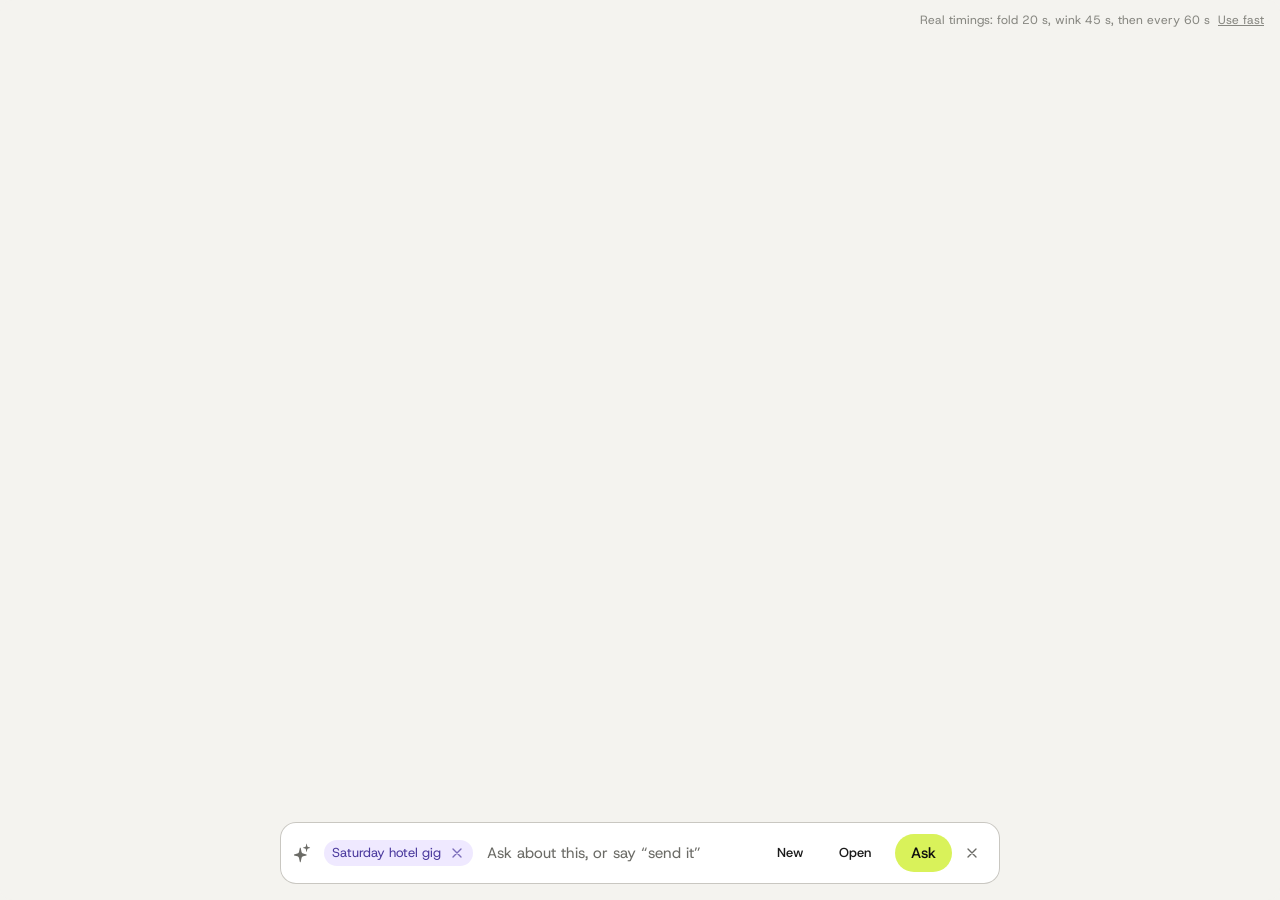
<file: askbar.html>
<!doctype html>
<meta charset="utf-8">
<meta name="viewport" content="width=device-width, initial-scale=1, viewport-fit=cover">
<title>Ask bar</title>
<!-- Ask bar alone (Vit 15 Nov 2026: "isolate only bar functional with all the logic I can test"). Nothing but the bar:
     the markup of abar() in index.html, the real CSS and the real fold script views/abarfold.js, driven only by you.
     Everything works as in the app: idle fold, hover (lightens, sparkle turns), focus or click to open, fold back on leave, the wink, the X and ⌘J (fold with the spring)
     hide to the mini Ask pill and back. ?fast shortens the timings (3 s, 4 s, 5 s). The lab with buttons and a log is
     lab/askbar.html. -->
<script>(function(){if(!/github\.io$/.test(location.hostname))return;let ok=false;try{ok=!!localStorage.getItem('laas-gate')}catch(e){}if(!ok)location.replace('index.html');})();</script>
<link rel="preconnect" href="https://fonts.googleapis.com">
<link rel="stylesheet" href="https://fonts.googleapis.com/css2?family=Host+Grotesk:wght@400;500;600&family=Chivo+Mono:wght@400;500&display=swap">
<link rel="stylesheet" href="tokens.css">
<link rel="stylesheet" href="shell.css">
<link rel="stylesheet" href="components.css">
<style>
html,body{height:100%;margin:0}
body{background:var(--canvas);color:var(--ink);font:400 var(--fs-body)/var(--lh-body) var(--sans)}
.main{height:100vh;overflow:auto;display:flex;flex-direction:column}
.solo-space{flex:1;min-height:200vh}  /* room to scroll: scrolling counts as activity and holds back the wink */
#slot{display:contents}  /* the bar sticks to the bottom of .main, as in the app */
.solo-t{position:fixed;top:var(--space-3);right:max(var(--space-4),env(safe-area-inset-right,0px));font:400 var(--fs-meta)/var(--lh-16) var(--sans);color:var(--faint);display:flex;gap:var(--space-2);align-items:center;z-index:5}
.solo-t a{color:var(--faint)}
</style>
<main class="main" id="main"><div class="solo-space"></div><div id="slot"></div></main>
<div class="solo-t"><span id="tm"></span><a id="tg" href="#"></a></div>
<script>
const AI='<path fill="currentColor" stroke="none" d="M 10.427 5.833 C 10.413 5.766 10.354 5.718 10.285 5.718 L 9.583 5.718 C 9.515 5.718 9.456 5.766 9.442 5.833 L 8.481 10.503 C 8.267 11.546 7.493 12.386 6.47 12.686 L 2.47 13.86 C 2.409 13.878 2.367 13.935 2.367 13.998 L 2.367 14.719 C 2.367 14.783 2.409 14.839 2.47 14.857 L 6.47 16.031 C 7.493 16.331 8.267 17.171 8.481 18.215 L 9.442 22.885 C 9.456 22.952 9.515 23 9.583 23 L 10.285 23 C 10.354 23 10.413 22.952 10.427 22.885 L 11.387 18.215 C 11.602 17.171 12.376 16.331 13.399 16.031 L 17.399 14.857 C 17.46 14.839 17.502 14.783 17.502 14.719 L 17.502 13.998 C 17.502 13.935 17.46 13.878 17.399 13.86 L 13.399 12.686 C 12.376 12.386 11.602 11.546 11.387 10.503 L 10.427 5.833 Z"/><path fill="currentColor" stroke="none" d="M 17.771 1.063 C 17.763 1.026 17.731 1 17.694 1 L 17.31 1 C 17.273 1 17.241 1.026 17.233 1.063 L 16.709 3.612 C 16.592 4.182 16.169 4.641 15.611 4.804 L 13.427 5.445 C 13.394 5.455 13.371 5.486 13.371 5.521 L 13.371 5.914 C 13.371 5.949 13.394 5.98 13.427 5.99 L 15.611 6.63 C 16.169 6.794 16.592 7.253 16.709 7.823 L 17.233 10.372 C 17.241 10.409 17.273 10.435 17.31 10.435 L 17.694 10.435 C 17.731 10.435 17.763 10.409 17.771 10.372 L 18.295 7.823 C 18.412 7.253 18.835 6.794 19.393 6.63 L 21.577 5.99 C 21.61 5.98 21.633 5.949 21.633 5.914 L 21.633 5.521 C 21.633 5.486 21.61 5.455 21.577 5.445 L 19.393 4.804 C 18.835 4.641 18.412 4.182 18.295 3.612 L 17.771 1.063 Z"/>';
const X='<path d="M18 6 6 18M6 6l12 12"/>';
const ic=(p,n)=>`<svg class="i s" data-i="${n}" viewBox="0 0 24 24" aria-hidden="true">${p}</svg>`;
let hidden=false,ctx=true;
/* fast timings: ?fast in the address, or the corner link (kept per browser) */
let fast=/[?&]fast\b/.test(location.search);try{if(localStorage.getItem('askbar-fast')==='1')fast=true;}catch(e){}
function timing(){window.ABAR_TIMING=fast?{idle:3000,first:4000,every:5000,max:3}:null;
 document.getElementById('tm').textContent=fast?'Fast timings: fold 3 s, wink 4 s, then every 5 s':'Real timings: fold 20 s, wink 45 s, then every 60 s';
 document.getElementById('tg').textContent=fast?'Use real':'Use fast';}
/* the bar exactly as abar() writes it in index.html (keep in step) */
function render(){document.getElementById('slot').innerHTML=hidden
 ?`<div class="abar-mini-wrap"><button class="abar-mini" data-act="abarshow" data-tip="Show the assistant bar (⌘J)">${ic(AI,'ai')}<span>Ask</span></button></div>`
 :`<div class="assistant-bar abar">${ic(AI,'ai')}${ctx?`<span class="rec">Saturday hotel gig<button class="rec-x" data-act="abarctxoff" aria-label="Remove context">${ic(X,'x')}</button></span>`:''}<input id="ask" placeholder="${ctx?'Ask about this, or say “send it”':'Ask about Low Tide: gigs, contacts, money'}" aria-label="Ask the assistant"><button class="btn ghost s" data-act="abarnew">New</button><button class="btn ghost s" data-act="abaropen">Open</button><button class="btn accent" data-act="ask">Ask</button><button class="btn ghost icon abar-hide" data-act="abarhide" aria-label="Hide the assistant bar" data-tip="Hide until you open it again (⌘J)">${ic(X,'x')}</button></div>`;}
const show=()=>{hidden=false;render();setTimeout(()=>document.getElementById('ask')?.focus(),50);};
const ACT={abarhide:()=>{hidden=true;render();},abarshow:show,abarctxoff:()=>{ctx=false;render();},
 abarnew:()=>{ctx=true;const i=document.getElementById('ask');render();},abaropen:()=>{},ask:()=>{const i=document.getElementById('ask');if(i)i.value='';}};
document.addEventListener('click',e=>{const b=e.target.closest('[data-act]');if(b&&ACT[b.dataset.act])ACT[b.dataset.act]();});
document.addEventListener('keydown',e=>{if(e.key==='Enter'&&e.target.id==='ask'){e.target.value='';}
 if((e.metaKey||e.ctrlKey)&&e.key.toLowerCase()==='j'){e.preventDefault();hidden?show():ACT.abarhide();}});
document.getElementById('tg').addEventListener('click',e=>{e.preventDefault();fast=!fast;try{localStorage.setItem('askbar-fast',fast?'1':'0');}catch(_){}timing();});
timing();render();
</script>
<script src="views/abarfold.js"></script>
<script>/* opened without its files (a file preview, not the server or the artifact): say so instead of failing */
addEventListener('load',()=>{if(window.LAAS&&window.LAAS.abarFold)return;const d=document.createElement('p');d.setAttribute('role','alert');
d.style.cssText='position:fixed;inset:16px 16px auto;margin:0;padding:12px 16px;border-radius:12px;background:#ffe8d6;color:#b04a00;font:500 15px/22px system-ui,sans-serif;z-index:99';
d.textContent='This page needs its stylesheets and views/abarfold.js next to it. Open it from the prototype server (localhost:8765), the artifact or GitHub Pages, not a file preview.';document.body.appendChild(d);});</script>
</file>
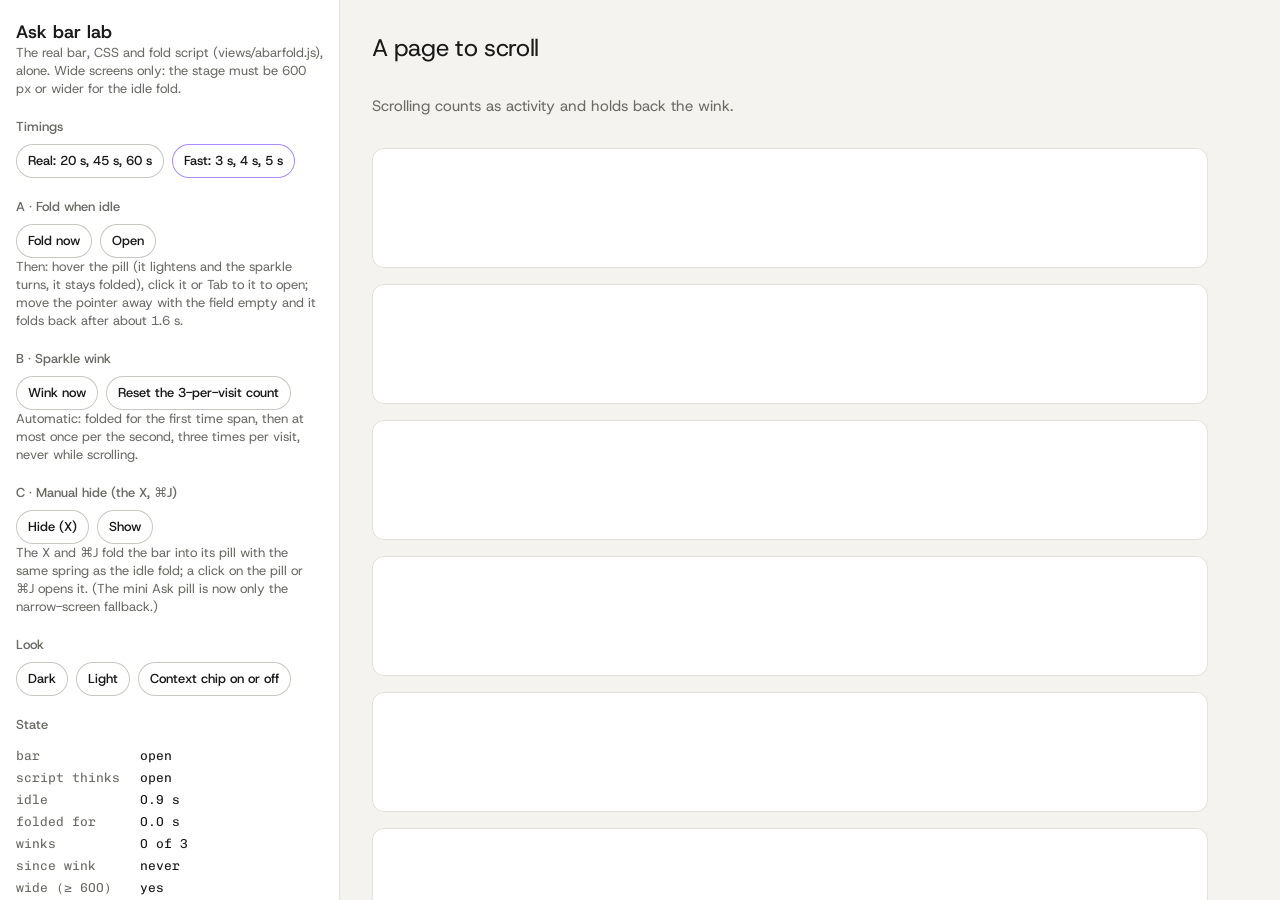
<file: lab/askbar.html>
<!doctype html>
<meta charset="utf-8">
<meta name="viewport" content="width=device-width, initial-scale=1, viewport-fit=cover">
<title>Ask bar lab</title>
<!-- Ask bar lab (Vit 15 Nov 2026: "isolate this component, I want to test all these behaviours independently").
     The real Ask bar: the markup of abar() in index.html, the real CSS (tokens, shell, components) and the real fold
     script views/abarfold.js, alone in a mock page. Timings can be shortened; every behaviour has a button and a log line. -->
<script>/* the public Pages copy: same lock as the prototype, send to it when not unlocked */
(function(){if(!/github\.io$/.test(location.hostname))return;let ok=false;try{ok=!!localStorage.getItem('laas-gate')}catch(e){}if(!ok)location.replace('../index.html');})();</script>
<link rel="preconnect" href="https://fonts.googleapis.com">
<link rel="stylesheet" href="https://fonts.googleapis.com/css2?family=Host+Grotesk:wght@400;500;600&family=Chivo+Mono:wght@400;500&display=swap">
<link rel="stylesheet" href="../tokens.css">
<link rel="stylesheet" href="../shell.css">
<link rel="stylesheet" href="../components.css">
<style>
body{margin:0;background:var(--canvas);color:var(--ink);font:400 var(--fs-body)/var(--lh-body) var(--sans)}
.lab{display:grid;grid-template-columns:340px minmax(0,1fr);height:100vh}
.lab-side{overflow:auto;border-right:1px solid var(--rule);padding:var(--space-5) var(--space-4);display:flex;flex-direction:column;gap:var(--space-5);background:var(--surface)}
.lab-side h1{font:600 var(--fs-heading)/var(--lh-heading) var(--sans);margin:0}
.lab-side h2{font:500 var(--fs-label)/var(--lh-label) var(--sans);color:var(--muted);margin:0 0 var(--space-2)}
.lab-row{display:flex;flex-wrap:wrap;gap:var(--space-2)}
.lab-state{display:grid;grid-template-columns:auto 1fr;gap:var(--space-1) var(--space-3);font:400 var(--fs-label)/var(--lh-label) var(--mono)}
.lab-state dt{color:var(--muted)}.lab-state dd{margin:0}
.lab-log{font:400 var(--fs-meta)/var(--lh-16) var(--mono);color:var(--muted);max-height:240px;overflow:auto;display:flex;flex-direction:column;gap:2px}
.lab-log b{color:var(--ink);font-weight:400}
.lab-note{font:400 var(--fs-label)/var(--lh-label) var(--sans);color:var(--muted);margin:0}
.lab-stage{display:flex;flex-direction:column;min-width:0;overflow:hidden}
.lab-stage .main{flex:1;overflow:auto;display:flex;flex-direction:column}
.lab-page{flex:1;padding:var(--space-8);display:flex;flex-direction:column;gap:var(--space-4);max-width:900px}
.lab-fake{height:120px;border-radius:var(--r-lg);background:var(--surface);box-shadow:inset 0 0 0 1px var(--rule)}
.btn.on{box-shadow:inset 0 0 0 1px var(--accent-strong)}
@media (max-width:760px){.lab{grid-template-columns:1fr;height:auto}.lab-side{border-right:0;border-bottom:1px solid var(--rule)}.lab-stage{height:80vh}}
</style>
<div class="lab">
 <aside class="lab-side">
  <div><h1>Ask bar lab</h1><p class="lab-note">The real bar, CSS and fold script (views/abarfold.js), alone. Wide screens only: the stage must be 600 px or wider for the idle fold.</p></div>
  <div><h2>Timings</h2><div class="lab-row"><button class="btn secondary s" data-t="real">Real: 20 s, 45 s, 60 s</button><button class="btn secondary s" data-t="fast">Fast: 3 s, 4 s, 5 s</button></div></div>
  <div><h2>A · Fold when idle</h2><div class="lab-row"><button class="btn secondary s" data-do="fold">Fold now</button><button class="btn secondary s" data-do="open">Open</button></div>
   <p class="lab-note">Then: hover the pill (it lightens and the sparkle turns, it stays folded), click it or Tab to it to open; move the pointer away with the field empty and it folds back after about 1.6 s.</p></div>
  <div><h2>B · Sparkle wink</h2><div class="lab-row"><button class="btn secondary s" data-do="wink">Wink now</button><button class="btn secondary s" data-do="reset">Reset the 3-per-visit count</button></div>
   <p class="lab-note">Automatic: folded for the first time span, then at most once per the second, three times per visit, never while scrolling.</p></div>
  <div><h2>C · Manual hide (the X, ⌘J)</h2><div class="lab-row"><button class="btn secondary s" data-do="hide">Hide (X)</button><button class="btn secondary s" data-do="show">Show</button></div>
   <p class="lab-note">The X and ⌘J fold the bar into its pill with the same spring as the idle fold; a click on the pill or ⌘J opens it. (The mini Ask pill is now only the narrow-screen fallback.)</p></div>
  <div><h2>Look</h2><div class="lab-row"><button class="btn secondary s" data-theme-set="dark">Dark</button><button class="btn secondary s" data-theme-set="light">Light</button><button class="btn secondary s" data-do="ctx">Context chip on or off</button></div></div>
  <div><h2>State</h2><dl class="lab-state" id="st"></dl></div>
  <div><h2>Log</h2><div class="lab-log" id="log"></div></div>
 </aside>
 <div class="lab-stage">
  <main class="main" id="main">
   <div class="lab-page"><h2 class="t-title">A page to scroll</h2><p class="muted">Scrolling counts as activity and holds back the wink.</p>
    <div class="lab-fake"></div><div class="lab-fake"></div><div class="lab-fake"></div><div class="lab-fake"></div><div class="lab-fake"></div><div class="lab-fake"></div></div>
   <div id="slot"></div>
  </main>
 </div>
</div>
<script>
const AI='<path fill="currentColor" stroke="none" d="M 10.427 5.833 C 10.413 5.766 10.354 5.718 10.285 5.718 L 9.583 5.718 C 9.515 5.718 9.456 5.766 9.442 5.833 L 8.481 10.503 C 8.267 11.546 7.493 12.386 6.47 12.686 L 2.47 13.86 C 2.409 13.878 2.367 13.935 2.367 13.998 L 2.367 14.719 C 2.367 14.783 2.409 14.839 2.47 14.857 L 6.47 16.031 C 7.493 16.331 8.267 17.171 8.481 18.215 L 9.442 22.885 C 9.456 22.952 9.515 23 9.583 23 L 10.285 23 C 10.354 23 10.413 22.952 10.427 22.885 L 11.387 18.215 C 11.602 17.171 12.376 16.331 13.399 16.031 L 17.399 14.857 C 17.46 14.839 17.502 14.783 17.502 14.719 L 17.502 13.998 C 17.502 13.935 17.46 13.878 17.399 13.86 L 13.399 12.686 C 12.376 12.386 11.602 11.546 11.387 10.503 L 10.427 5.833 Z"/><path fill="currentColor" stroke="none" d="M 17.771 1.063 C 17.763 1.026 17.731 1 17.694 1 L 17.31 1 C 17.273 1 17.241 1.026 17.233 1.063 L 16.709 3.612 C 16.592 4.182 16.169 4.641 15.611 4.804 L 13.427 5.445 C 13.394 5.455 13.371 5.486 13.371 5.521 L 13.371 5.914 C 13.371 5.949 13.394 5.98 13.427 5.99 L 15.611 6.63 C 16.169 6.794 16.592 7.253 16.709 7.823 L 17.233 10.372 C 17.241 10.409 17.273 10.435 17.31 10.435 L 17.694 10.435 C 17.731 10.435 17.763 10.409 17.771 10.372 L 18.295 7.823 C 18.412 7.253 18.835 6.794 19.393 6.63 L 21.577 5.99 C 21.61 5.98 21.633 5.949 21.633 5.914 L 21.633 5.521 C 21.633 5.486 21.61 5.455 21.577 5.445 L 19.393 4.804 C 18.835 4.641 18.412 4.182 18.295 3.612 L 17.771 1.063 Z"/>';
const X='<path d="M18 6 6 18M6 6l12 12"/>';
const ic=(p,c='')=>`<svg class="i ${c}" data-i="${p===AI?'ai':'x'}" viewBox="0 0 24 24" aria-hidden="true">${p}</svg>`;
const L={hidden:false,ctx:false};
const T={real:{idle:20000,first:45000,every:60000,max:3},fast:{idle:3000,first:4000,every:5000,max:3}};
const log=m=>{const d=document.getElementById('log');const t=new Date().toLocaleTimeString('en-GB');d.insertAdjacentHTML('afterbegin',`<span>${t} <b>${m}</b></span>`);};
/* the bar as abar() writes it in index.html (keep in step) */
function render(){document.getElementById('slot').innerHTML=L.hidden
 ?`<div class="abar-mini-wrap"><button class="abar-mini" data-do="show" data-tip="Show the assistant bar (⌘J)">${ic(AI,'s')}<span>Ask</span></button></div>`
 :`<div class="assistant-bar abar">${ic(AI,'s')}${L.ctx?`<span class="rec">Saturday hotel gig<button class="rec-x" data-do="ctx" aria-label="Remove context">${ic(X,'s')}</button></span>`:''}<input id="ask" placeholder="Ask about Low Tide: gigs, contacts, money" aria-label="Ask the assistant"><button class="btn ghost s">New</button><button class="btn ghost s">Open</button><button class="btn accent" data-do="ask">Ask</button><button class="btn ghost icon abar-hide" data-do="hide" aria-label="Hide the assistant bar" data-tip="Hide until you open it again (⌘J)">${ic(X,'s')}</button></div>`;}
function timing(k){window.ABAR_TIMING=T[k];document.querySelectorAll('[data-t]').forEach(b=>b.classList.toggle('on',b.dataset.t===k));log(`timings: ${k}`);}
const F=()=>window.LAAS&&window.LAAS.abarFold;
const ACT={fold:()=>F().fold(),open:()=>F().open(),wink:()=>F().twinkle(),reset:()=>F().reset(),
 hide:()=>{L.hidden=true;render();},show:()=>{L.hidden=false;render();setTimeout(()=>document.getElementById('ask')?.focus(),50);},
 ctx:()=>{L.ctx=!L.ctx;render();},ask:()=>log('Ask pressed')};
document.addEventListener('click',e=>{const b=e.target.closest('[data-do]');if(b&&ACT[b.dataset.do]){if(!F()&&['fold','open','wink','reset'].includes(b.dataset.do))return;ACT[b.dataset.do]();log(b.dataset.do);}
 const t=e.target.closest('[data-t]');if(t)timing(t.dataset.t);
 const th=e.target.closest('[data-theme-set]');if(th){document.documentElement.dataset.theme=th.dataset.themeSet;log('theme: '+th.dataset.themeSet);}});
addEventListener('keydown',e=>{if((e.metaKey||e.ctrlKey)&&e.key.toLowerCase()==='j'){e.preventDefault();L.hidden?ACT.show():ACT.hide();log('⌘J');}});
/* watch the bar: log fold, open and wink as the script does them */
let prev={};
setInterval(()=>{const f=F();if(!f)return;const s=f.state(),b=document.querySelector('.abar'),w=b&&b.querySelector(':scope>svg.i.abar-tw');
 const cur={folded:!!(b&&b.classList.contains('abar-folded')),wink:!!w,hidden:L.hidden};
 if(cur.folded!==prev.folded&&prev.folded!==undefined)log(cur.folded?'→ folded':'→ opened');
 if(cur.wink&&!prev.wink)log('→ wink');
 prev=cur;
 const wide=matchMedia('(min-width: 600px)').matches,rm=matchMedia('(prefers-reduced-motion: reduce)').matches;
 document.getElementById('st').innerHTML=Object.entries({'bar':L.hidden?'hidden (mini pill)':cur.folded?'folded':'open','script thinks':s.folded?'folded':'open','idle':(s.idle/1000).toFixed(1)+' s','folded for':(s.foldedFor/1000).toFixed(1)+' s','winks':`${s.twinkles} of ${(window.ABAR_TIMING||T.real).max}`,'since wink':s.sinceWink==null?'never':(s.sinceWink/1000).toFixed(1)+' s','wide (≥ 600)':wide?'yes':'no, no fold','reduced motion':rm?'on: no spring, no wink':'off'}).map(([k,v])=>`<dt>${k}</dt><dd>${v}</dd>`).join('');},250);
render();timing('fast');
</script>
<script src="../views/abarfold.js"></script>
<script>/* opened without its files (a file preview, not the server or the artifact): say so instead of failing */
addEventListener('load',()=>{if(window.LAAS&&window.LAAS.abarFold)return;const d=document.createElement('p');d.setAttribute('role','alert');
d.style.cssText='position:fixed;inset:16px 16px auto;margin:0;padding:12px 16px;border-radius:12px;background:#ffe8d6;color:#b04a00;font:500 15px/22px system-ui,sans-serif;z-index:99';
d.textContent='This page needs its stylesheets and views/abarfold.js next to it. Open it from the prototype server (localhost:8765), the artifact or GitHub Pages, not a file preview.';document.body.appendChild(d);});</script>
</file>
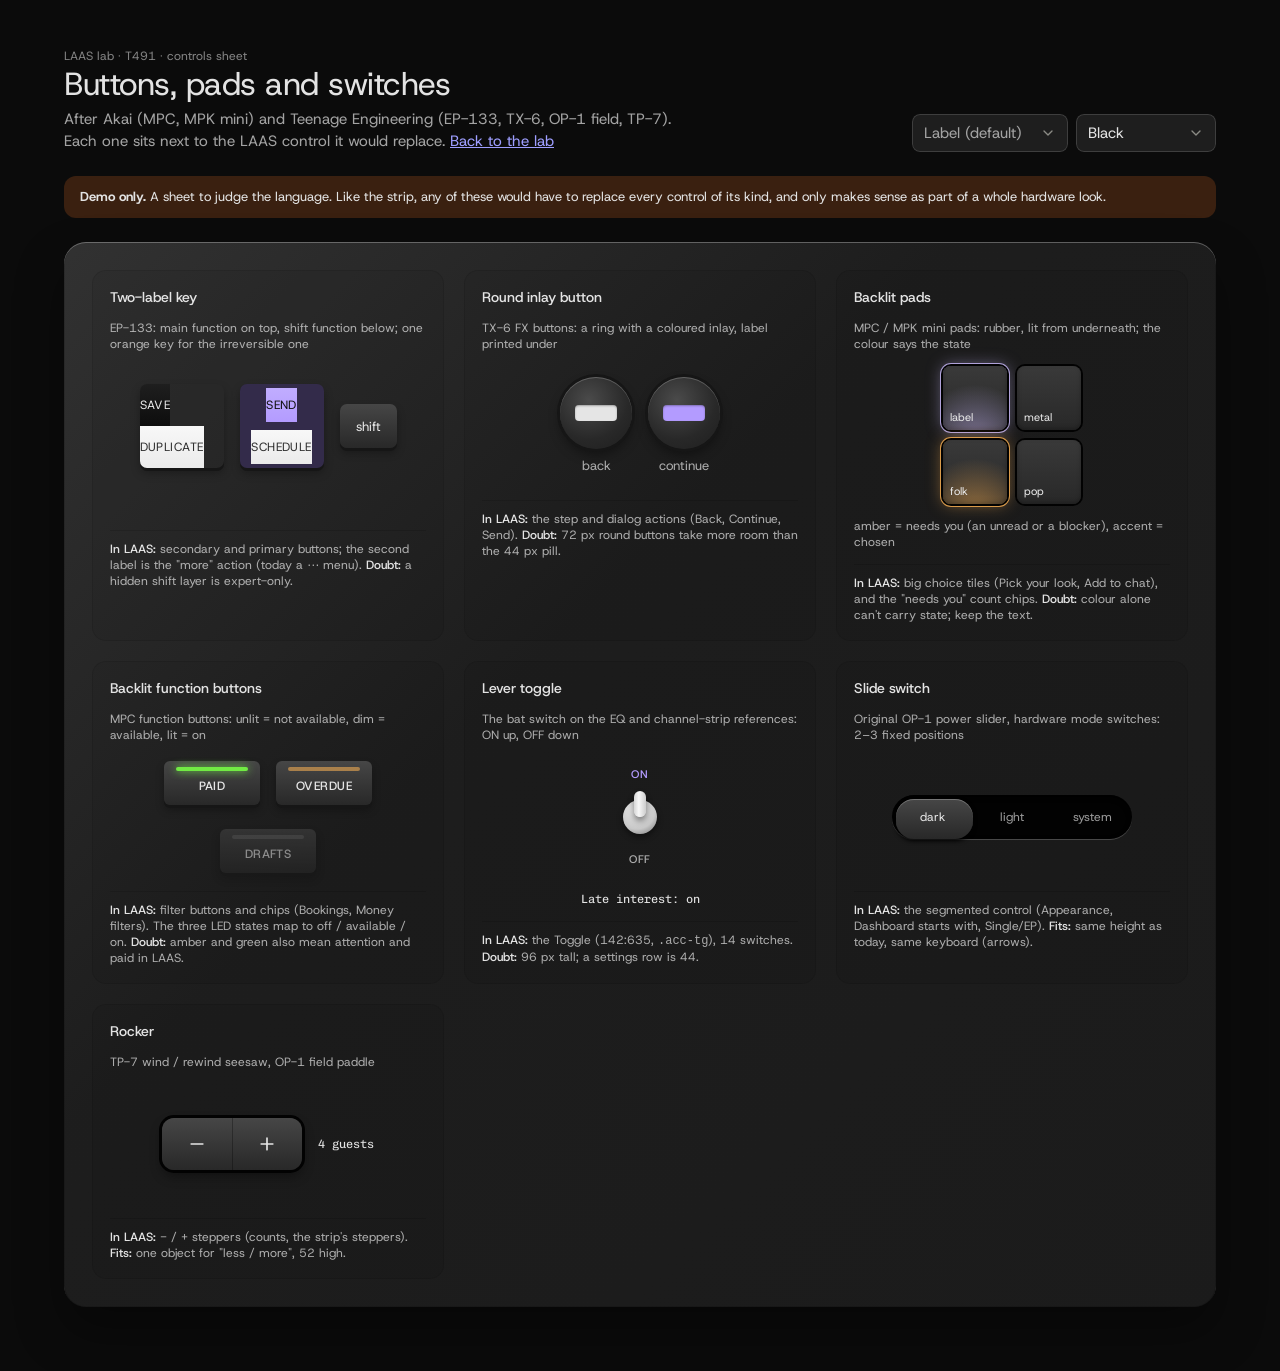
<file: lab/controls.html>
<!doctype html>
<html lang="en">
<meta charset="utf-8">
<meta name="viewport" content="width=device-width, initial-scale=1, viewport-fit=cover">
<title>Hardware controls sheet</title>
<!-- LAAS lab, T491 (5 Nov 2026, Vit: "take more references from Akai and TE devices: buttons, switchers etc").
     Buttons, pads and switches after Akai (MPC pads and backlit function buttons, MPK mini) and Teenage Engineering
     (EP-133 two-label keys, TX-6 round inlay buttons, OP-1 field paddle switch, TP-7 rocker), each next to the LAAS
     control it would replace. A sheet to judge the language; not in the DS, not in Figma. Real buttons, switches and
     radios underneath; tokens only for colour. Findings: notes/research/hardware-controls.md -->
<link rel="preconnect" href="https://fonts.googleapis.com">
<link rel="stylesheet" href="https://fonts.googleapis.com/css2?family=Host+Grotesk:wght@300;400;500;600&family=Chivo+Mono:wght@400;500&display=swap">
<link rel="stylesheet" href="../tokens.css">
<link rel="stylesheet" href="../shell.css">
<link rel="stylesheet" href="../components.css">
<style>
body{background:var(--sunken);min-height:100%}
.wrap{max-width:1200px;margin:0 auto;padding:var(--hero-y) var(--gutter) 64px;display:flex;flex-direction:column;gap:var(--section)}
.head{display:flex;flex-wrap:wrap;justify-content:space-between;align-items:flex-end;gap:16px}
.head h1{margin:0}.head p{margin:4px 0 0;max-width:620px}
.opts{display:flex;flex-wrap:wrap;gap:8px}.opts .input{width:auto;min-width:140px}
.flag{margin:0;padding:12px 16px;border-radius:var(--r-lg);background:var(--att-tint);font:400 13px/var(--lh-label) var(--sans)}

/* the faceplate every control sits on: black anodised (dark) or aluminium (light), as in the intro demo */
.plate{--alu:color-mix(in srgb,var(--top) 82%,var(--muted));--key:color-mix(in srgb,var(--top) 90%,var(--muted));--key-lit:var(--top);--key-ink:var(--ink);
  --print:color-mix(in srgb,var(--ink) 72%,transparent);--well:color-mix(in srgb,var(--scrim-base) 85%,var(--sunken));
  border-radius:22px;padding:28px;display:grid;grid-template-columns:repeat(auto-fill,minmax(260px,1fr));gap:20px;
  background:linear-gradient(135deg,color-mix(in srgb,var(--on-photo) 9%,var(--alu)),var(--alu) 40%,color-mix(in srgb,var(--scrim-base) 7%,var(--alu)));
  box-shadow:inset 0 1px 0 color-mix(in srgb,var(--on-photo) 30%,transparent),inset 0 0 0 1px color-mix(in srgb,var(--scrim-base) 14%,transparent),0 24px 48px color-mix(in srgb,var(--scrim-base) 35%,transparent)}
[data-theme="dark"] .plate{--alu:color-mix(in srgb,var(--top) 52%,var(--scrim-base));--key:color-mix(in srgb,var(--top) 72%,var(--scrim-base));--key-lit:color-mix(in srgb,var(--on-photo) 14%,var(--key));--key-ink:color-mix(in srgb,var(--on-photo) 88%,var(--key))}

.cell{display:flex;flex-direction:column;gap:14px;padding:18px;border-radius:14px;background:color-mix(in srgb,var(--scrim-base) 6%,transparent);box-shadow:inset 0 0 0 1px color-mix(in srgb,var(--scrim-base) 10%,transparent)}
.cell h2{margin:0;font:500 14px/18px var(--sans);color:var(--ink)}
.cell .ref{font:400 12px/16px var(--sans);color:var(--print)}
.cell .stage{min-height:120px;display:flex;align-items:center;justify-content:center;gap:16px;flex-wrap:wrap}
.cell .map{margin:0;font:400 12px/16px var(--sans);color:var(--print);border-top:1px solid color-mix(in srgb,var(--scrim-base) 14%,transparent);padding-top:10px}
.cell .map b{color:var(--ink);font-weight:500}
.cell .state{font:400 12px/16px var(--mono);color:var(--ink);text-align:center;min-height:16px}

/* 1 two-label key (EP-133): main function on the dark upper half, shift function on the light lower half */
.k2{width:84px;height:84px;border-radius:7px;overflow:hidden;display:flex;flex-direction:column;text-align:center;
  box-shadow:0 3px 0 color-mix(in srgb,var(--scrim-base) 45%,var(--key)),0 5px 10px color-mix(in srgb,var(--scrim-base) 30%,transparent);transition:transform var(--dur-1),box-shadow var(--dur-1)}
.k2 span{flex:1;display:flex;align-items:center;justify-content:center;font:400 12px/14px var(--sans);letter-spacing:.04em;text-transform:uppercase}
.k2 .up{background:linear-gradient(180deg,color-mix(in srgb,var(--on-photo) 12%,var(--scrim-base) 88%),color-mix(in srgb,var(--scrim-base) 92%,var(--muted)));color:color-mix(in srgb,var(--on-photo) 90%,transparent)}
.k2 .dn{background:linear-gradient(180deg,color-mix(in srgb,var(--on-photo) 92%,var(--muted)),color-mix(in srgb,var(--on-photo) 78%,var(--muted)));color:color-mix(in srgb,var(--scrim-base) 80%,transparent)}
.k2.rec .up{background:linear-gradient(180deg,color-mix(in srgb,var(--on-photo) 18%,var(--accent-strong)),var(--accent-strong));color:var(--on-accent)}
.k2:active,.k2.down{transform:translateY(2px);box-shadow:0 1px 0 color-mix(in srgb,var(--scrim-base) 45%,var(--key)),0 2px 4px color-mix(in srgb,var(--scrim-base) 30%,transparent)}
.k2:focus-visible,.pad:focus-visible,.ledb:focus-visible,.rocker button:focus-visible,.rb:focus-visible{outline:2px solid var(--accent);outline-offset:3px}
.shiftk{min-height:44px;padding:0 16px;border-radius:7px;background:linear-gradient(180deg,var(--key-lit),var(--key));color:var(--key-ink);font:400 13px/1 var(--sans);
  box-shadow:0 3px 0 color-mix(in srgb,var(--scrim-base) 45%,var(--key)),0 5px 9px color-mix(in srgb,var(--scrim-base) 30%,transparent)}
.shiftk[aria-pressed="true"]{transform:translateY(2px);box-shadow:0 1px 0 color-mix(in srgb,var(--scrim-base) 45%,var(--key)),0 0 0 2px var(--accent)}

/* 2 round inlay button (TX-6 FX) */
.rb{display:flex;flex-direction:column;align-items:center;gap:8px;font:400 13px/18px var(--sans);color:var(--print)}
.rb i{position:relative;width:72px;height:72px;border-radius:50%;
  background:radial-gradient(circle at 40% 32%,color-mix(in srgb,var(--on-photo) 16%,var(--key)),var(--key) 60%,color-mix(in srgb,var(--scrim-base) 25%,var(--key)));
  box-shadow:0 0 0 3px color-mix(in srgb,var(--scrim-base) 25%,var(--alu)),0 6px 12px color-mix(in srgb,var(--scrim-base) 40%,transparent),inset 0 1px 0 color-mix(in srgb,var(--on-photo) 22%,transparent);transition:transform var(--dur-1)}
.rb i::after{content:"";position:absolute;left:15px;right:15px;top:50%;height:16px;margin-top:-8px;border-radius:4px;background:color-mix(in srgb,var(--on-photo) 72%,var(--muted));box-shadow:inset 0 1px 2px color-mix(in srgb,var(--scrim-base) 30%,transparent)}
.rb.go i::after{background:var(--accent-strong)}
.rb:active i{transform:translateY(2px) scale(.98)}

/* 3 backlit pad (MPC): rubber, lit from underneath; colour = state */
.pads{display:grid;grid-template-columns:repeat(2,64px);gap:10px}
.pad{width:64px;height:64px;border-radius:8px;position:relative;
  background:radial-gradient(circle at 50% 120%,color-mix(in srgb,var(--glow,transparent) 55%,transparent),transparent 70%),linear-gradient(180deg,color-mix(in srgb,var(--on-photo) 8%,var(--key)),var(--key));
  box-shadow:0 0 0 2px var(--well),0 0 0 3px color-mix(in srgb,var(--glow,transparent) 80%,transparent),0 0 16px color-mix(in srgb,var(--glow,transparent) 50%,transparent),inset 0 -2px 4px color-mix(in srgb,var(--scrim-base) 25%,transparent);
  font:400 11px/1 var(--sans);color:var(--key-ink);display:flex;align-items:flex-end;justify-content:flex-start;padding:7px;transition:transform var(--dur-1),box-shadow var(--dur-2)}
.pad[aria-pressed="true"]{--glow:var(--accent)}
.pad.need{--glow:var(--att)}
.pad:active{transform:scale(.97)}

/* 4 tri-state backlit button (MPC function buttons): unlit = not available, dim = available, lit = on */
.ledb{min-width:96px;min-height:44px;padding:16px 14px 10px;border-radius:6px;position:relative;font:500 12px/1 var(--sans);letter-spacing:.04em;text-transform:uppercase;color:var(--key-ink);
  background:linear-gradient(180deg,var(--key-lit),var(--key));box-shadow:0 3px 0 color-mix(in srgb,var(--scrim-base) 45%,var(--key)),0 5px 9px color-mix(in srgb,var(--scrim-base) 30%,transparent)}
.ledb::before{content:"";position:absolute;left:12px;right:12px;top:6px;height:4px;border-radius:2px;background:color-mix(in srgb,var(--ink) 18%,transparent)}
.ledb[data-state="ready"]::before{background:color-mix(in srgb,var(--att) 55%,transparent)}
.ledb[data-state="on"]::before{background:var(--ok);box-shadow:0 0 8px var(--ok)}
.ledb:disabled{opacity:.55;cursor:default}
.ledb:active:not(:disabled){transform:translateY(2px)}

/* 5 lever toggle (the bat switch on the EQ and channel-strip references): role=switch */
.lever{width:56px;height:96px;position:relative;display:flex;flex-direction:column;align-items:center;justify-content:space-between;font:500 11px/1 var(--sans);letter-spacing:.06em;color:var(--print)}
.lever .nut{position:absolute;left:50%;top:50%;width:34px;height:34px;margin:-17px 0 0 -17px;border-radius:50%;
  background:radial-gradient(circle at 40% 30%,color-mix(in srgb,var(--on-photo) 80%,var(--muted)),color-mix(in srgb,var(--on-photo) 40%,var(--muted)) 60%,color-mix(in srgb,var(--scrim-base) 30%,var(--muted)));
  box-shadow:0 3px 6px color-mix(in srgb,var(--scrim-base) 45%,transparent)}
.lever .bat{position:absolute;left:50%;top:50%;width:12px;height:26px;margin-left:-6px;border-radius:6px;transform-origin:50% 0;transform:rotate(180deg);
  background:linear-gradient(90deg,color-mix(in srgb,var(--on-photo) 55%,var(--muted)),color-mix(in srgb,var(--on-photo) 92%,var(--muted)) 40%,color-mix(in srgb,var(--on-photo) 45%,var(--muted)));
  box-shadow:0 4px 6px color-mix(in srgb,var(--scrim-base) 45%,transparent);transition:transform var(--dur-2) var(--ease-standard)}
.lever[aria-checked="true"] .bat{transform:rotate(0deg) translateY(-26px)}
.lever .on,.lever .off{position:relative;z-index:1}
.lever[aria-checked="true"] .on{color:var(--accent-strong)}.lever[aria-checked="false"] .off{color:var(--ink)}
.lever:focus-visible{outline:2px solid var(--accent);outline-offset:4px;border-radius:8px}

/* 6 slide switch, 3 positions (the original OP-1 power slider, hardware mode switches): a radio group */
.slide{position:relative;display:grid;grid-template-columns:repeat(3,1fr);width:240px;max-width:100%;height:44px;border-radius:22px;background:var(--well);
  box-shadow:inset 0 2px 5px var(--scrim-base),0 1px 0 color-mix(in srgb,var(--on-photo) 20%,transparent)}
.slide input{position:absolute;opacity:0;pointer-events:none}
.slide label{position:relative;z-index:1;display:flex;align-items:center;justify-content:center;font:400 12px/1 var(--sans);color:color-mix(in srgb,var(--on-photo) 60%,transparent);cursor:pointer}
.slide input:checked+label{color:var(--key-ink)}
.slide .thumb{position:absolute;top:4px;bottom:4px;left:4px;width:calc((100% - 8px)/3);border-radius:18px;transition:transform var(--dur-2) var(--ease-standard);
  background:linear-gradient(180deg,var(--key-lit),var(--key));box-shadow:0 2px 4px var(--scrim-base),inset 0 1px 0 color-mix(in srgb,var(--on-photo) 25%,transparent)}
.slide:focus-within{outline:2px solid var(--accent);outline-offset:3px}

/* 7 rocker (TP-7 wind/rewind, OP-1 field paddle): one seesaw with two halves */
.rocker{display:flex;width:140px;height:52px;border-radius:12px;overflow:hidden;transform-style:preserve-3d;perspective:300px;
  box-shadow:0 0 0 3px var(--well),0 6px 12px color-mix(in srgb,var(--scrim-base) 40%,transparent)}
.rocker button{flex:1;display:flex;align-items:center;justify-content:center;background:linear-gradient(180deg,var(--key-lit),var(--key));color:var(--key-ink);transition:transform var(--dur-1)}
.rocker button svg{width:20px;height:20px}
.rocker button+button{box-shadow:inset 1px 0 0 color-mix(in srgb,var(--scrim-base) 30%,transparent)}
.rocker button:first-child:active{transform:rotateY(-14deg)}.rocker button:last-child:active{transform:rotateY(14deg)}

@media (max-width:599.98px){.plate{padding:16px;border-radius:18px;grid-template-columns:minmax(0,1fr)}.opts .input{flex:1;min-width:0}}
@media (prefers-reduced-motion:reduce){.k2,.rb i,.pad,.lever .bat,.slide .thumb,.rocker button{transition:none}}
</style>

<main class="wrap">
  <header class="head">
    <div>
      <p class="t-meta faint" style="margin:0">LAAS lab · T491 · controls sheet</p>
      <h1 class="t-display">Buttons, pads and switches</h1>
      <p class="t-body muted">After Akai (MPC, MPK mini) and Teenage Engineering (EP-133, TX-6, OP-1 field, TP-7). Each one sits next to the LAAS control it would replace. <a href="hardware-controls.html">Back to the lab</a></p>
    </div>
    <div class="opts">
      <select class="input" id="genre" aria-label="Theme"><option value="">Label (default)</option><option value="metal">Metal</option><option value="electronic">Electronic</option><option value="classical">Classical</option><option value="minimal">Minimal</option><option value="folk">Folk</option><option value="hiphop">Hip-hop &amp; soul</option><option value="pop">Pop</option></select>
      <select class="input" id="mode" aria-label="Plate"><option value="dark">Black</option><option value="light">Aluminium</option></select>
    </div>
  </header>
  <p class="flag" role="note"><b>Demo only.</b> A sheet to judge the language. Like the strip, any of these would have to replace every control of its kind, and only makes sense as part of a whole hardware look.</p>

  <section class="plate" aria-label="Controls">
    <div class="cell"><h2>Two-label key</h2><span class="ref">EP-133: main function on top, shift function below; one orange key for the irreversible one</span>
      <div class="stage">
        <button class="k2" type="button" aria-label="Save draft; with shift: Duplicate"><span class="up">save</span><span class="dn">duplicate</span></button>
        <button class="k2 rec" type="button" aria-label="Send; with shift: Schedule"><span class="up">send</span><span class="dn">schedule</span></button>
        <button class="shiftk" type="button" aria-pressed="false" id="shift">shift</button>
      </div>
      <span class="state" id="k2s" aria-live="polite"></span>
      <p class="map"><b>In LAAS:</b> secondary and primary buttons; the second label is the "more" action (today a ⋯ menu). <b>Doubt:</b> a hidden shift layer is expert-only.</p></div>

    <div class="cell"><h2>Round inlay button</h2><span class="ref">TX-6 FX buttons: a ring with a coloured inlay, label printed under</span>
      <div class="stage"><button class="rb" type="button"><i aria-hidden="true"></i>back</button><button class="rb go" type="button"><i aria-hidden="true"></i>continue</button></div>
      <p class="map"><b>In LAAS:</b> the step and dialog actions (Back, Continue, Send). <b>Doubt:</b> 72 px round buttons take more room than the 44 px pill.</p></div>

    <div class="cell"><h2>Backlit pads</h2><span class="ref">MPC / MPK mini pads: rubber, lit from underneath; the colour says the state</span>
      <div class="stage"><div class="pads" role="group" aria-label="Look">
        <button class="pad" type="button" aria-pressed="true">label</button><button class="pad" type="button" aria-pressed="false">metal</button>
        <button class="pad need" type="button" aria-pressed="false" aria-describedby="need">folk</button><button class="pad" type="button" aria-pressed="false">pop</button></div></div>
      <span class="ref" id="need">amber = needs you (an unread or a blocker), accent = chosen</span>
      <p class="map"><b>In LAAS:</b> big choice tiles (Pick your look, Add to chat), and the "needs you" count chips. <b>Doubt:</b> colour alone can't carry state; keep the text.</p></div>

    <div class="cell"><h2>Backlit function buttons</h2><span class="ref">MPC function buttons: unlit = not available, dim = available, lit = on</span>
      <div class="stage">
        <button class="ledb" type="button" data-state="on" aria-pressed="true">paid</button>
        <button class="ledb" type="button" data-state="ready" aria-pressed="false">overdue</button>
        <button class="ledb" type="button" data-state="off" disabled>drafts</button>
      </div>
      <p class="map"><b>In LAAS:</b> filter buttons and chips (Bookings, Money filters). The three LED states map to off / available / on. <b>Doubt:</b> amber and green also mean attention and paid in LAAS.</p></div>

    <div class="cell"><h2>Lever toggle</h2><span class="ref">The bat switch on the EQ and channel-strip references: ON up, OFF down</span>
      <div class="stage"><button class="lever" type="button" role="switch" aria-checked="true" aria-label="Late interest"><span class="on">ON</span><i class="nut"></i><i class="bat"></i><span class="off">OFF</span></button></div>
      <span class="state" id="levs">Late interest: on</span>
      <p class="map"><b>In LAAS:</b> the Toggle (142:635, <code>.acc-tg</code>), 14 switches. <b>Doubt:</b> 96 px tall; a settings row is 44.</p></div>

    <div class="cell"><h2>Slide switch</h2><span class="ref">Original OP-1 power slider, hardware mode switches: 2–3 fixed positions</span>
      <div class="stage"><div class="slide" role="radiogroup" aria-label="Appearance">
        <input type="radio" name="ap" id="ap1" value="dark" checked><label for="ap1">dark</label>
        <input type="radio" name="ap" id="ap2" value="light"><label for="ap2">light</label>
        <input type="radio" name="ap" id="ap3" value="system"><label for="ap3">system</label>
        <i class="thumb" aria-hidden="true"></i></div></div>
      <p class="map"><b>In LAAS:</b> the segmented control (Appearance, Dashboard starts with, Single/EP). <b>Fits:</b> same height as today, same keyboard (arrows).</p></div>

    <div class="cell"><h2>Rocker</h2><span class="ref">TP-7 wind / rewind seesaw, OP-1 field paddle</span>
      <div class="stage"><div class="rocker" role="group" aria-label="Guests on the list">
        <button type="button" aria-label="One fewer guest" id="rk-"><svg class="i" viewBox="0 0 24 24"><path d="M5 12h14"/></svg></button>
        <button type="button" aria-label="One more guest" id="rk+"><svg class="i" viewBox="0 0 24 24"><path d="M5 12h14M12 5v14"/></svg></button></div>
        <span class="state" id="rks" aria-live="polite">4 guests</span></div>
      <p class="map"><b>In LAAS:</b> − / + steppers (counts, the strip's steppers). <b>Fits:</b> one object for "less / more", 52 high.</p></div>
  </section>
</main>

<script>
(function(){
"use strict";
/* shift layer on the two-label keys: with shift held (or latched), the key does its lower label */
const sh=document.getElementById('shift'),k2s=document.getElementById('k2s');
sh.addEventListener('click',()=>sh.setAttribute('aria-pressed',sh.getAttribute('aria-pressed')!=='true'));
document.querySelectorAll('.k2').forEach(k=>k.addEventListener('click',()=>{const s=sh.getAttribute('aria-pressed')==='true';
  k2s.textContent=(s?k.querySelector('.dn'):k.querySelector('.up')).textContent+(s?' (shift)':'');}));
/* pads: one chosen at a time, like a look picker */
document.querySelectorAll('.pad').forEach(p=>p.addEventListener('click',()=>{document.querySelectorAll('.pad').forEach(x=>x.setAttribute('aria-pressed',x===p));}));
/* function buttons: available <-> on */
document.querySelectorAll('.ledb:not(:disabled)').forEach(b=>b.addEventListener('click',()=>{const on=b.dataset.state!=='on';b.dataset.state=on?'on':'ready';b.setAttribute('aria-pressed',on);}));
/* lever */
const lv=document.querySelector('.lever'),levs=document.getElementById('levs');
lv.addEventListener('click',()=>{const on=lv.getAttribute('aria-checked')!=='true';lv.setAttribute('aria-checked',on);levs.textContent='Late interest: '+(on?'on':'off');});
/* slide: the thumb follows the checked radio */
const sl=document.querySelector('.slide'),th=sl.querySelector('.thumb');
const place=()=>{const i=[...sl.querySelectorAll('input')].findIndex(x=>x.checked);th.style.transform=`translateX(${i*100}%)`;};
sl.addEventListener('change',place);place();
/* rocker */
let n=4;const rks=document.getElementById('rks');
document.getElementById('rk-').addEventListener('click',()=>{n=Math.max(0,n-1);rks.textContent=n+' guest'+(n===1?'':'s');});
document.getElementById('rk+').addEventListener('click',()=>{n=Math.min(20,n+1);rks.textContent=n+' guests';});
/* theme */
const root=document.documentElement,g=document.getElementById('genre'),m=document.getElementById('mode');
const apply=()=>{g.value?root.setAttribute('data-genre',g.value):root.removeAttribute('data-genre');root.dataset.theme=m.value;};
g.addEventListener('change',apply);m.addEventListener('change',apply);apply();
})();
</script>
</html>
</file>
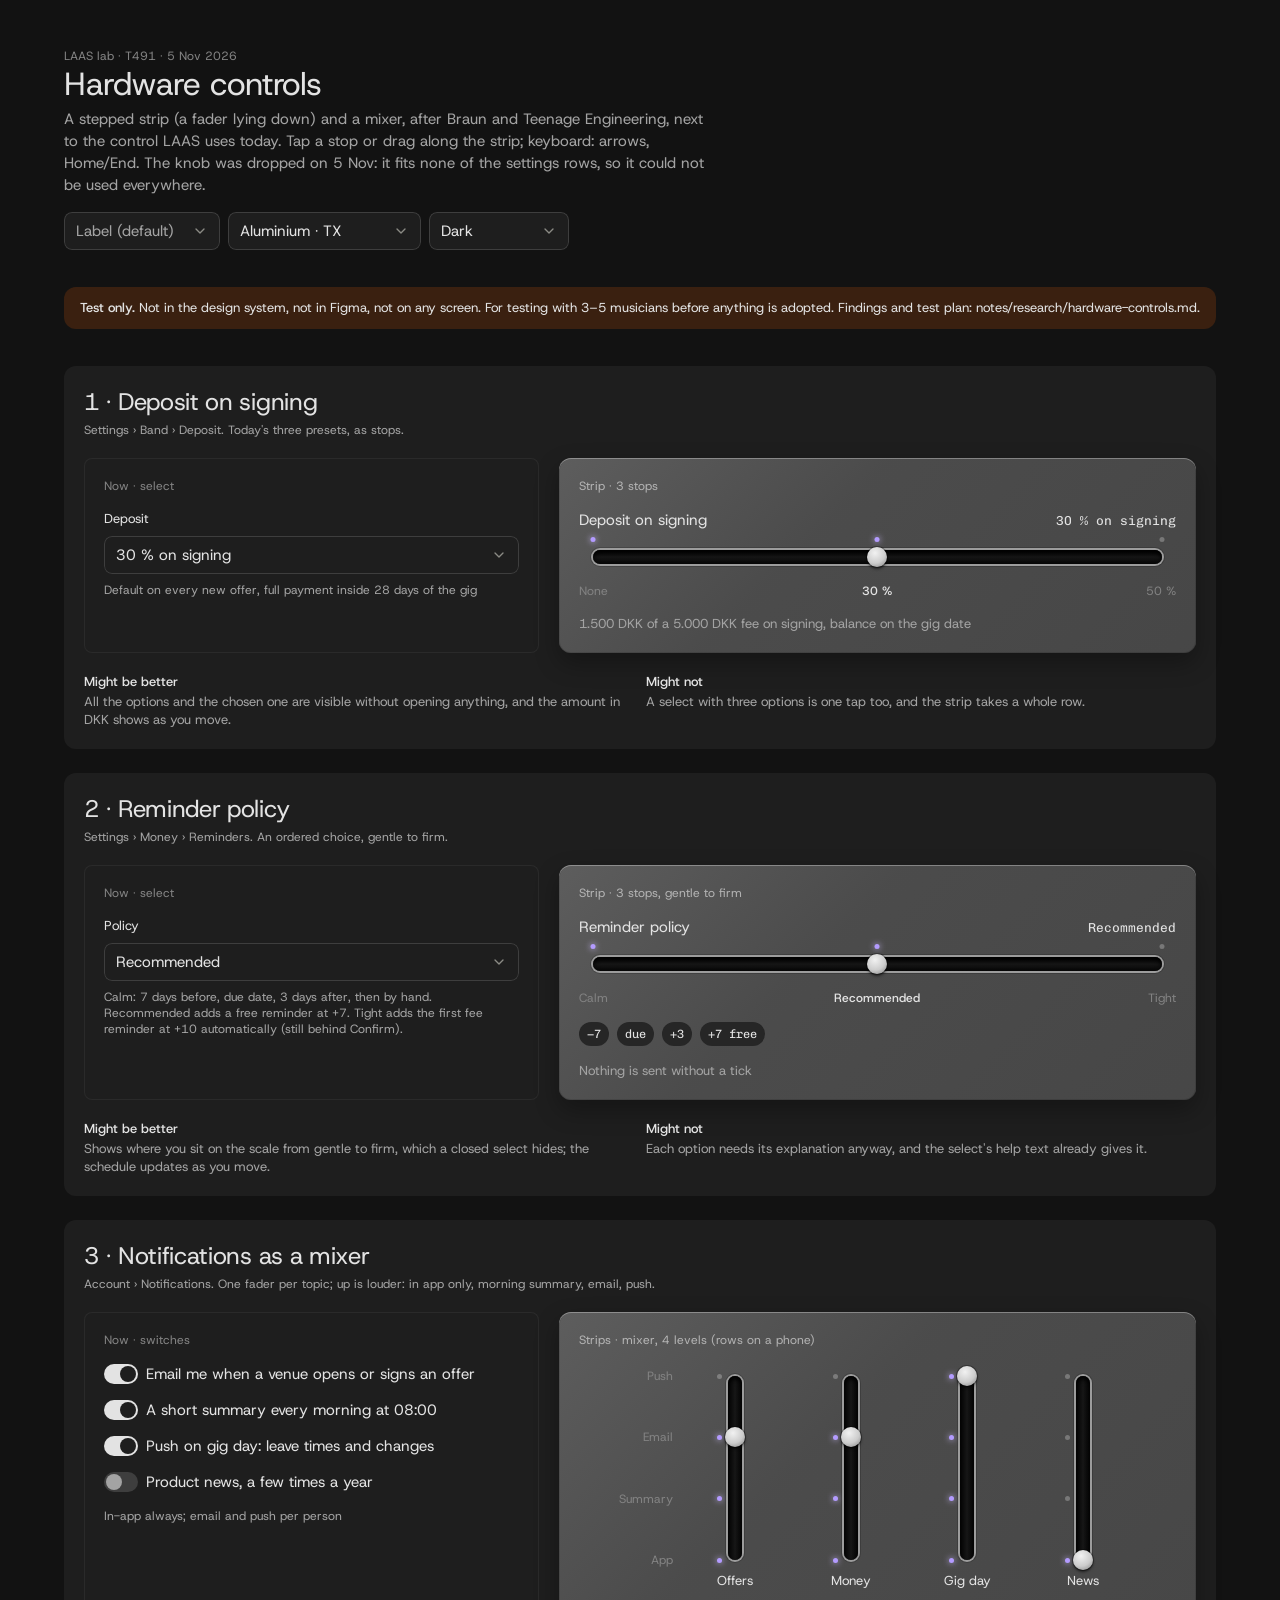
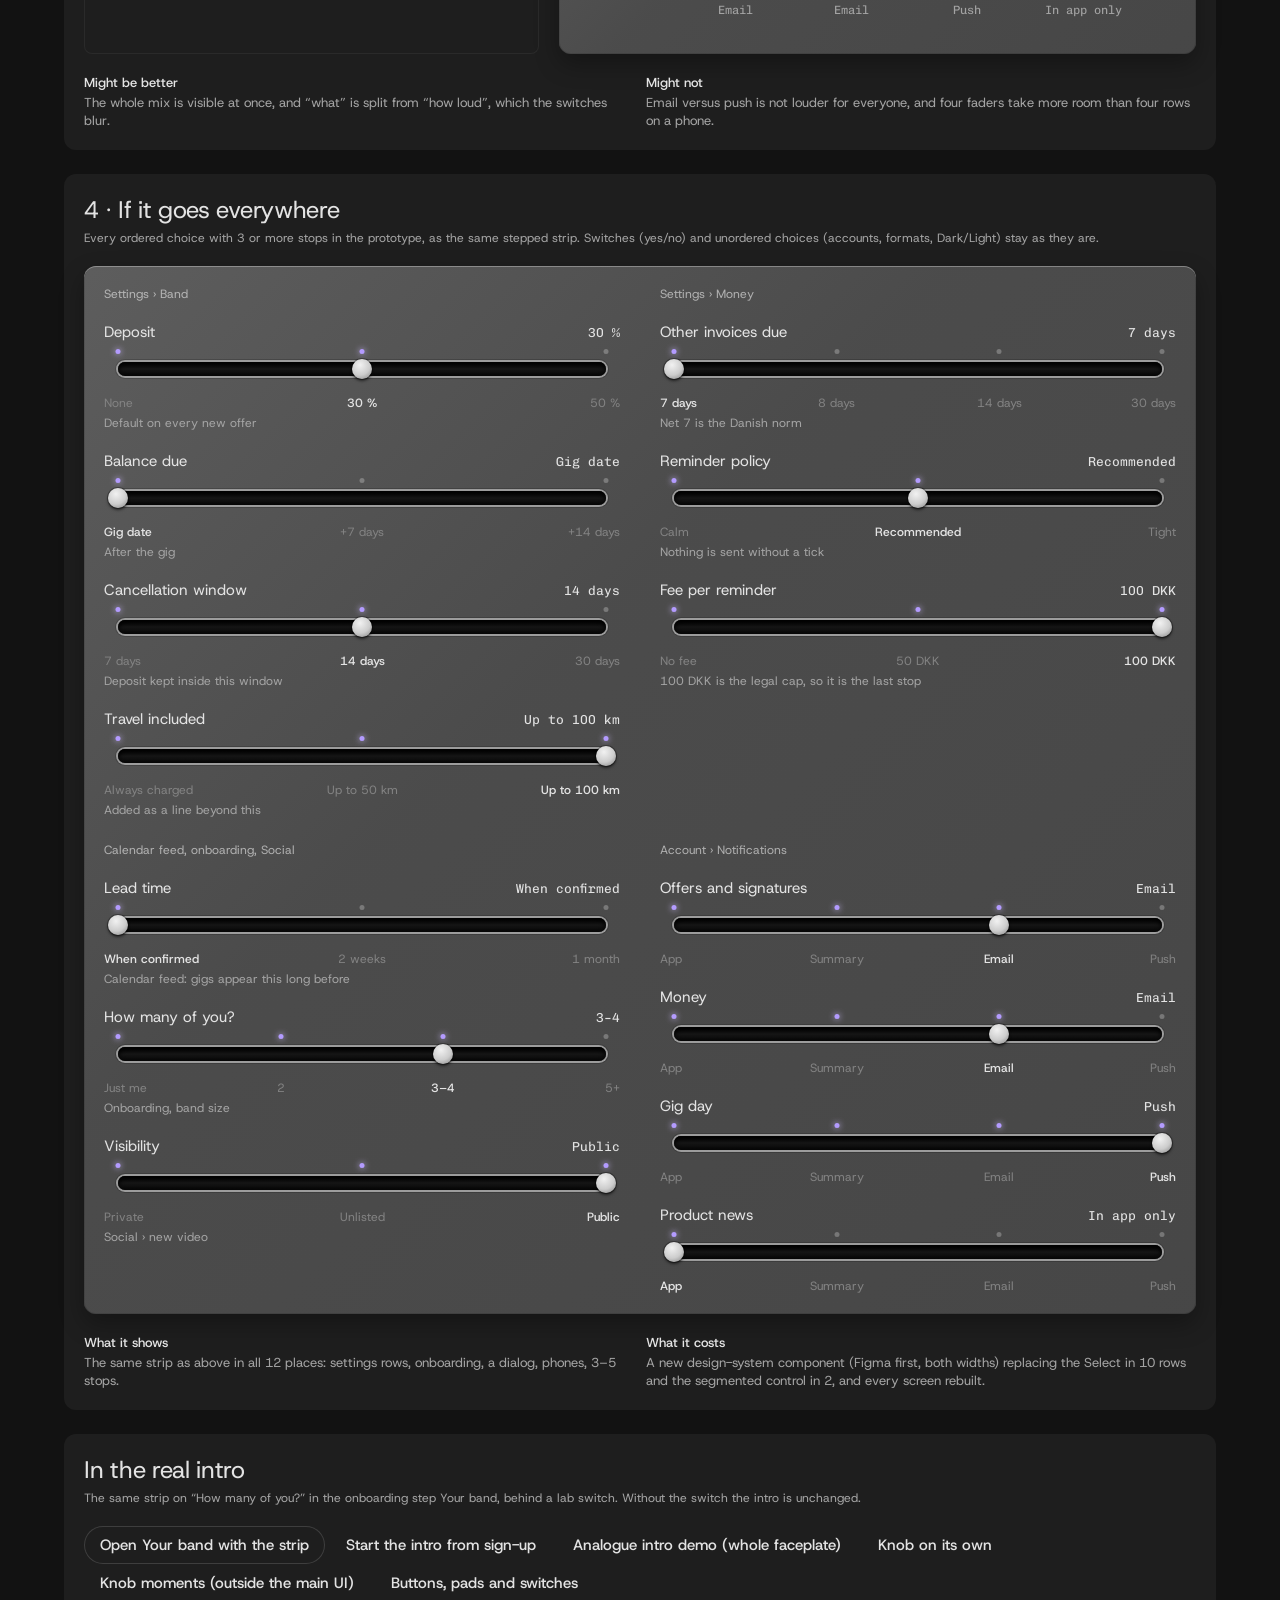
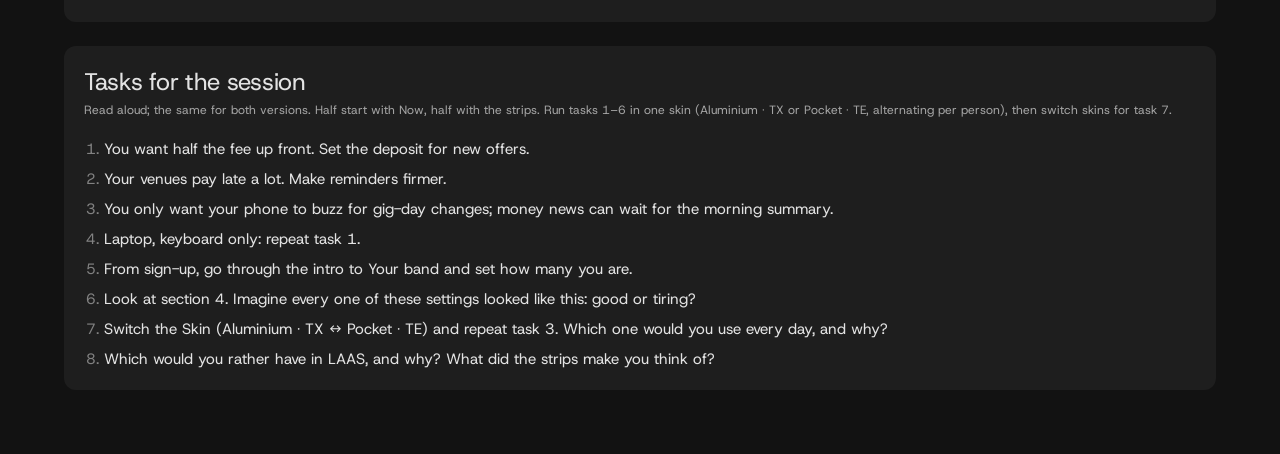
<file: lab/hardware-controls.html>
<!doctype html>
<html lang="en">
<meta charset="utf-8">
<meta name="viewport" content="width=device-width, initial-scale=1, viewport-fit=cover">
<title>Hardware controls lab</title>
<!-- LAAS lab, T491 (5 Nov 2026; strip only after Vit's choice the same day): hardware-style controls for testing with musicians. Test only: not in the design
     system, not linked from the app, no Figma component. Findings and test plan: notes/research/hardware-controls.md -->
<link rel="preconnect" href="https://fonts.googleapis.com">
<link rel="stylesheet" href="https://fonts.googleapis.com/css2?family=Host+Grotesk:wght@400;500;600&family=Chivo+Mono:wght@400;500&display=swap">
<link rel="stylesheet" href="../tokens.css">
<link rel="stylesheet" href="../shell.css">
<link rel="stylesheet" href="../components.css">
<link rel="stylesheet" href="../views/account.css">
<link rel="stylesheet" href="strip.css">
<style>
/* page */
body{background:var(--canvas);min-height:100%}
.lab{max-width:1200px;margin:0 auto;padding:var(--hero-y) var(--gutter) 64px;display:flex;flex-direction:column;gap:var(--section)}
.lab-head{display:flex;flex-wrap:wrap;align-items:flex-end;justify-content:space-between;gap:16px}
.lab-head h1{margin:0}
.lab a.btn{text-decoration:none;display:inline-flex;align-items:center}
.lab-head p{margin:4px 0 0;max-width:640px}
.lab-theme{display:flex;gap:8px}.lab-theme .input{width:auto;min-width:140px}
.lab-flag{display:flex;gap:8px;align-items:flex-start;padding:12px 16px;border-radius:var(--r-lg);background:var(--att-tint);color:var(--ink);font:400 13px/var(--lh-label) var(--sans)}
.lab-flag b{font-weight:500}
/* a candidate: header + Now | Hardware */
.cand{background:var(--surface);border-radius:var(--r-lg);padding:var(--card);display:flex;flex-direction:column;gap:20px}
.cand-h{display:flex;flex-direction:column;gap:4px}
.cand-h .t-meta{color:var(--muted)}
.cand-g{display:grid;grid-template-columns:minmax(0,1fr) minmax(0,1.4fr);gap:var(--card)}
.pane{border-radius:var(--r-md);box-shadow:inset 0 0 0 1px var(--rule);padding:var(--card);display:flex;flex-direction:column;gap:16px;min-width:0}
.pane-l{font:400 12px/16px var(--sans);color:var(--faint);text-transform:none}
.pane.hw{background:var(--canvas)}
.why{display:grid;grid-template-columns:1fr 1fr;gap:12px;margin:0;font:400 13px/var(--lh-label) var(--sans);color:var(--muted)}
.why b{display:block;color:var(--ink);font-weight:500;margin-bottom:2px}

/* consequence line under a strip: what the chosen stop means in money or days */
.conseq{margin:0;font:400 13px/var(--lh-label) var(--sans);color:var(--muted)}
.sched{justify-content:flex-start !important}

/* Mixer: vertical faders, role=slider aria-orientation=vertical */
.mixer{display:grid;grid-template-columns:auto repeat(4,minmax(0,1fr));gap:0 8px;width:100%;max-width:520px;margin:0 auto}
.mx-scale{position:relative;width:56px;height:var(--fh);margin-top:12px}
.mx-scale span{position:absolute;right:0;transform:translateY(50%);font:400 12px/16px var(--sans);color:var(--faint);white-space:nowrap}
.mixer>.mx-scale{grid-row:1}
.mixer.rows{display:flex;flex-direction:column;gap:20px;max-width:none}
/* mixer scale is shared with fader height */
.mixer{--fh:184px}

/* Now panes (current controls, reproduced) */
.now-f{display:flex;flex-direction:column;gap:8px}
.now-f label{font:400 13px/var(--lh-label) var(--sans)}
.now-f .help{font:400 12px/16px var(--sans);color:var(--muted)}
.sched{display:flex;flex-wrap:wrap;gap:8px;justify-content:center}
.sched span{padding:4px 8px;border-radius:var(--r-pill);background:var(--well);font:400 12px/16px var(--mono);color:var(--ink)}
.sched span.fee{background:var(--att-tint)}
.tasks{margin:0;padding-left:20px;display:flex;flex-direction:column;gap:8px;color:var(--ink)}
.tasks li::marker{color:var(--faint)}

/* section 4: strips in two columns on wide screens, one on phones */
.ev-g{display:grid;grid-template-columns:repeat(2,minmax(0,1fr));gap:24px 40px}
.ev-grp{display:flex;flex-direction:column;gap:20px;min-width:0}
.ev-grp>h3{margin:0;font:400 12px/16px var(--sans);color:var(--faint)}
@media (max-width:899.98px){.ev-g{grid-template-columns:minmax(0,1fr)}}
@media (max-width:899.98px){
  .cand-g{grid-template-columns:minmax(0,1fr)}
}
@media (max-width:599.98px){
  .why{grid-template-columns:1fr}
  .mixer{--fh:168px;gap:0 4px}
  .lab-theme{width:100%}.lab-theme .input{flex:1;min-width:0}
}
</style>

<main class="lab">
  <header class="lab-head">
    <div>
      <p class="t-meta faint" style="margin:0">LAAS lab · T491 · 5 Nov 2026</p>
      <h1 class="t-display">Hardware controls</h1>
      <p class="t-body muted">A stepped strip (a fader lying down) and a mixer, after Braun and Teenage Engineering, next to the control LAAS uses today. Tap a stop or drag along the strip; keyboard: arrows, Home/End. The knob was dropped on 5 Nov: it fits none of the settings rows, so it could not be used everywhere.</p>
    </div>
    <div class="lab-theme">
      <select class="input" id="genre" aria-label="Theme">
        <option value="">Label (default)</option><option value="metal">Metal</option><option value="electronic">Electronic</option><option value="classical">Classical</option><option value="minimal">Minimal</option><option value="folk">Folk</option><option value="hiphop">Hip-hop &amp; soul</option><option value="pop">Pop</option>
      </select>
      <select class="input" id="skin" aria-label="Skin"><optgroup label="In the test"><option value="tx" selected>Aluminium · TX</option><option value="te">Pocket · TE</option></optgroup><optgroup label="Not in the test"><option value="hw">Hardware · glow</option><option value="console">Console · chrome</option><option value="">Flat 3D</option></optgroup></select>
      <select class="input" id="mode" aria-label="Appearance"><option value="dark">Dark</option><option value="light">Light</option></select>
    </div>
  </header>

  <p class="lab-flag" role="note"><span><b>Test only.</b> Not in the design system, not in Figma, not on any screen. For testing with 3–5 musicians before anything is adopted. Findings and test plan: notes/research/hardware-controls.md.</span></p>

  <!-- 1 Deposit -->
  <section class="cand" aria-labelledby="c1">
    <div class="cand-h">
      <h2 class="t-title" id="c1">1 · Deposit on signing</h2>
      <span class="t-meta">Settings › Band › Deposit. Today's three presets, as stops.</span>
    </div>
    <div class="cand-g">
      <div class="pane">
        <span class="pane-l">Now · select</span>
        <div class="now-f"><label for="dep-now">Deposit</label>
          <select class="input" id="dep-now"><option>30 % on signing</option><option>50 % on signing</option><option>No deposit</option></select>
          <span class="help">Default on every new offer, full payment inside 28 days of the gig</span></div>
      </div>
      <div class="pane hw">
        <span class="pane-l">Strip · 3 stops</span>
        <div class="ev-row" id="s-dep"></div>
        <p class="conseq" id="dep-c" aria-hidden="true"></p></div>
      </div>
    </div>
    <p class="why"><span><b>Might be better</b>All the options and the chosen one are visible without opening anything, and the amount in DKK shows as you move.</span><span><b>Might not</b>A select with three options is one tap too, and the strip takes a whole row.</span></p>
  </section>

  <!-- 2 Reminder policy -->
  <section class="cand" aria-labelledby="c2">
    <div class="cand-h">
      <h2 class="t-title" id="c2">2 · Reminder policy</h2>
      <span class="t-meta">Settings › Money › Reminders. An ordered choice, gentle to firm.</span>
    </div>
    <div class="cand-g">
      <div class="pane">
        <span class="pane-l">Now · select</span>
        <div class="now-f"><label for="pol-now">Policy</label>
          <select class="input" id="pol-now"><option>Calm</option><option selected>Recommended</option><option>Tight</option></select>
          <span class="help">Calm: 7 days before, due date, 3 days after, then by hand. Recommended adds a free reminder at +7. Tight adds the first fee reminder at +10 automatically (still behind Confirm).</span></div>
      </div>
      <div class="pane hw">
        <span class="pane-l">Strip · 3 stops, gentle to firm</span>
        <div class="ev-row" id="s-pol"></div>
        <div class="sched" id="pol-s" aria-hidden="true"></div>
        <p class="conseq">Nothing is sent without a tick</p></div>
      </div>
    </div>
    <p class="why"><span><b>Might be better</b>Shows where you sit on the scale from gentle to firm, which a closed select hides; the schedule updates as you move.</span><span><b>Might not</b>Each option needs its explanation anyway, and the select's help text already gives it.</span></p>
  </section>

  <!-- 3 Notifications mixer -->
  <section class="cand" aria-labelledby="c3">
    <div class="cand-h">
      <h2 class="t-title" id="c3">3 · Notifications as a mixer</h2>
      <span class="t-meta">Account › Notifications. One fader per topic; up is louder: in app only, morning summary, email, push.</span>
    </div>
    <div class="cand-g">
      <div class="pane">
        <span class="pane-l">Now · switches</span>
        <div class="acc-nl" id="nt-now"></div>
        <span class="help t-meta muted">In-app always; email and push per person</span>
      </div>
      <div class="pane hw">
        <span class="pane-l">Strips · mixer, 4 levels (rows on a phone)</span>
        <div class="mixer" id="mixer" role="group" aria-label="Notification levels"></div>
      </div>
    </div>
    <p class="why"><span><b>Might be better</b>The whole mix is visible at once, and “what” is split from “how loud”, which the switches blur.</span><span><b>Might not</b>Email versus push is not louder for everyone, and four faders take more room than four rows on a phone.</span></p>
  </section>

  <!-- 4 Everywhere: one control for every ordered choice (Vit 5 Nov: "if we add one thing we need to have it everywhere") -->
  <section class="cand" aria-labelledby="c5">
    <div class="cand-h">
      <h2 class="t-title" id="c5">4 · If it goes everywhere</h2>
      <span class="t-meta">Every ordered choice with 3 or more stops in the prototype, as the same stepped strip. Switches (yes/no) and unordered choices (accounts, formats, Dark/Light) stay as they are.</span>
    </div>
    <div class="ev-g" id="every"></div>
    <p class="why"><span><b>What it shows</b>The same strip as above in all 12 places: settings rows, onboarding, a dialog, phones, 3–5 stops.</span><span><b>What it costs</b>A new design-system component (Figma first, both widths) replacing the Select in 10 rows and the segmented control in 2, and every screen rebuilt.</span></p>
  </section>

  <section class="cand" aria-labelledby="c6">
    <div class="cand-h"><h2 class="t-title" id="c6">In the real intro</h2><span class="t-meta">The same strip on “How many of you?” in the onboarding step Your band, behind a lab switch. Without the switch the intro is unchanged.</span></div>
    <p class="t-body" style="margin:0"><a class="btn secondary" data-intro="../index.html?view=onboarding&amp;lab=strip&amp;obstep=3" href="../index.html?view=onboarding&amp;lab=strip&amp;obstep=3">Open Your band with the strip</a> <a class="btn ghost" data-intro="../index.html?view=onboarding&amp;lab=strip" href="../index.html?view=onboarding&amp;lab=strip">Start the intro from sign-up</a> <a class="btn ghost" href="intro-analogue.html">Analogue intro demo (whole faceplate)</a> <a class="btn ghost" href="knob.html">Knob on its own</a> <a class="btn ghost" href="knob-moments.html">Knob moments (outside the main UI)</a> <a class="btn ghost" href="controls.html">Buttons, pads and switches</a></p>
  </section>

  <section class="cand" aria-labelledby="c4">
    <div class="cand-h"><h2 class="t-title" id="c4">Tasks for the session</h2><span class="t-meta">Read aloud; the same for both versions. Half start with Now, half with the strips. Run tasks 1–6 in one skin (Aluminium · TX or Pocket · TE, alternating per person), then switch skins for task 7.</span></div>
    <ol class="tasks t-body">
      <li>You want half the fee up front. Set the deposit for new offers.</li>
      <li>Your venues pay late a lot. Make reminders firmer.</li>
      <li>You only want your phone to buzz for gig-day changes; money news can wait for the morning summary.</li>
      <li>Laptop, keyboard only: repeat task 1.</li>
      <li>From sign-up, go through the intro to Your band and set how many you are.</li>
      <li>Look at section 4. Imagine every one of these settings looked like this: good or tiring?</li>
      <li>Switch the Skin (Aluminium · TX ↔ Pocket · TE) and repeat task 3. Which one would you use every day, and why?</li>
      <li>Which would you rather have in LAAS, and why? What did the strips make you think of?</li>
    </ol>
  </section>
</main>

<script src="strip.js"></script>
<script>
(function(){
"use strict";
const Fader=window.LAAS_STRIP.fader;

/* 1 Deposit: today's presets as stops, on the prototype's example 5.000 DKK fee */
const fee=5000,dkk=x=>x.toLocaleString('da-DK')+' DKK';
const depC=document.getElementById('dep-c'),DEP=[0,30,50];
const depTxt=v=>DEP[v]?`${dkk(fee*DEP[v]/100)} of a ${dkk(fee)} fee on signing, balance on the gig date`:`No deposit: ${dkk(fee)} on the gig date`;
Fader(document.getElementById('s-dep'),{name:'Deposit on signing',levels:['No deposit','30 % on signing','50 % on signing'],short:['None','30 %','50 %'],value:1,h:true,
  text:v=>`${DEP[v]?DEP[v]+' percent on signing':'No deposit'}. ${depTxt(v)}`,onChange:v=>{depC.textContent=depTxt(v);}});

/* 2 Reminder policy: 3 stops, gentle to firm */
const POL=[['Calm',['−7','due','+3'],'then by hand','7 days before, on the due date and 3 days after, then by hand'],
 ['Recommended',['−7','due','+3','+7 free'],'','7 days before, on the due date, 3 days after, and a free one 7 days after'],
 ['Tight',['−7','due','+3','+7 free','+10 fee'],'','as Recommended, plus a fee reminder 10 days after']];
const polS=document.getElementById('pol-s');
Fader(document.getElementById('s-pol'),{name:'Reminder policy',levels:POL.map(p=>p[0]),short:POL.map(p=>p[0]),value:1,h:true,
  text:v=>`${POL[v][0]}: reminders ${POL[v][3]}`,
  onChange:v=>{polS.innerHTML=POL[v][1].map(d=>`<span class="${/fee/.test(d)?'fee':''}">${d}</span>`).join('')+(POL[v][2]?`<span>${POL[v][2]}</span>`:'');}});

/* 3 Notifications: the four switches today, and a 4-level mixer */
const NOTIF=[['n1','Email me when a venue opens or signs an offer',true],['n2','A short summary every morning at 08:00',true],['n3','Push on gig day: leave times and changes',true],['n4','Product news, a few times a year',false]];
document.getElementById('nt-now').innerHTML=NOTIF.map(([k,l,on])=>`<div class="acc-nr"><button class="toggle acc-tg ${on?'on':''}" role="switch" aria-checked="${on}" aria-label="${l}"><i></i></button><span>${l}</span></div>`).join('');
document.getElementById('nt-now').addEventListener('click',e=>{const b=e.target.closest('.acc-tg');if(!b)return;const on=!b.classList.contains('on');b.classList.toggle('on',on);b.setAttribute('aria-checked',on);});
const LV=['In app only','Morning summary','Email','Push'],SHORT=['App','Summary','Email','Push'];
const TOPICS=[['Offers','Offers and signatures',2],['Money','Money',2],['Gig day','Gig day',3],['News','Product news',0]];
const mx=document.getElementById('mixer'),rowsMQ=matchMedia('(max-width:599.98px), (pointer:coarse)');
/* vertical mixer with a mouse on a wide screen; on phones and touch screens the same faders lie down as rows */
function buildMixer(){const h=rowsMQ.matches;mx.innerHTML='';mx.classList.toggle('rows',h);
  if(!h){const sc=document.createElement('div');sc.className='mx-scale';sc.setAttribute('aria-hidden','true');
    sc.innerHTML=SHORT.map((l,i)=>`<span style="bottom:${i/(LV.length-1)*100}%">${l}</span>`).join('');mx.appendChild(sc);}
  TOPICS.forEach(t=>Fader(mx,{name:h?t[1]:t[0],label:t[1],levels:LV,short:SHORT,value:t[2],h,onChange:v=>{t[2]=v;}}));}
buildMixer();rowsMQ.addEventListener('change',buildMixer);

/* 4 Everywhere: [group, [name, stops, value index, where it lives]] */
const EVERY=[['Settings › Band',[
  ['Deposit',['None','30 %','50 %'],1,'Default on every new offer'],
  ['Balance due',['Gig date','+7 days','+14 days'],0,'After the gig'],
  ['Cancellation window',['7 days','14 days','30 days'],1,'Deposit kept inside this window'],
  ['Travel included',['Always charged','Up to 50 km','Up to 100 km'],2,'Added as a line beyond this']]],
 ['Settings › Money',[
  ['Other invoices due',['7 days','8 days','14 days','30 days'],0,'Net 7 is the Danish norm'],
  ['Reminder policy',['Calm','Recommended','Tight'],1,'Nothing is sent without a tick'],
  ['Fee per reminder',['No fee','50 DKK','100 DKK'],2,'100 DKK is the legal cap, so it is the last stop']]],
 ['Calendar feed, onboarding, Social',[
  ['Lead time',['When confirmed','2 weeks','1 month'],0,'Calendar feed: gigs appear this long before'],
  ['How many of you?',['Just me','2','3–4','5+'],2,'Onboarding, band size'],
  ['Visibility',['Private','Unlisted','Public'],2,'Social › new video']]],
 ['Account › Notifications',[
  ['Offers and signatures',LV,2,''],['Money',LV,2,''],['Gig day',LV,3,''],['Product news',LV,0,'']]]];
const ev=document.getElementById('every');
EVERY.forEach(([g,rows])=>{const box=document.createElement('div');box.className='ev-grp';box.innerHTML=`<h3>${g}</h3>`;ev.appendChild(box);
  rows.forEach(([name,stops,val,help])=>{const row=document.createElement('div');row.className='ev-row';box.appendChild(row);
    Fader(row,{name,label:name,levels:stops,short:stops===LV?SHORT:stops,value:val,h:true});
    if(help){const hp=document.createElement('span');hp.className='help';hp.textContent=help;row.appendChild(hp);}});});

/* theme */
const root=document.documentElement,g=document.getElementById('genre'),m=document.getElementById('mode'),sk=document.getElementById('skin');
const apply=()=>{g.value?root.setAttribute('data-genre',g.value):root.removeAttribute('data-genre');root.setAttribute('data-theme',m.value);
  sk.value?root.setAttribute('data-skin',sk.value):root.removeAttribute('data-skin');
  /* the intro links carry the chosen skin */
  document.querySelectorAll('a[data-intro]').forEach(a=>{a.href=a.dataset.intro+(sk.value?'&skin='+sk.value:'');});};
g.addEventListener('change',apply);m.addEventListener('change',apply);sk.addEventListener('change',apply);apply();
})();
</script>
</html>
</file>
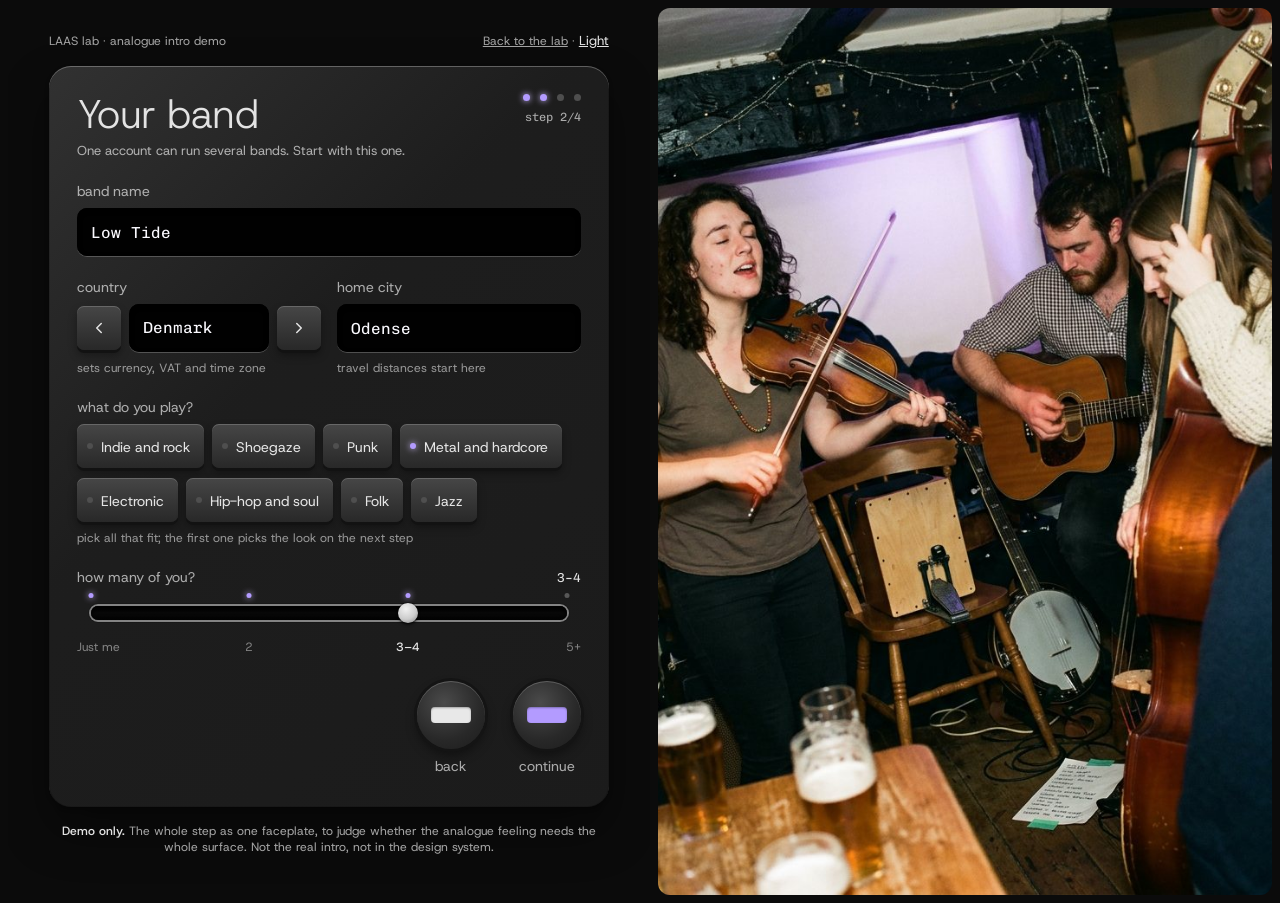
<file: lab/intro-analogue.html>
<!doctype html>
<html lang="en" data-skin="tx">
<meta charset="utf-8">
<meta name="viewport" content="width=device-width, initial-scale=1, viewport-fit=cover">
<title>Analogue intro demo</title>
<!-- LAAS lab, T491 (5 Nov 2026, Vit: "just as demo"): the intro step Your band as one hardware faceplate, after the
     Teenage Engineering TX-6 (black and aluminium) and EP-133. A demo to judge whether the analogue feeling needs the
     whole surface (notes/research/hardware-controls.md, "one real-looking control doesn't make the intro analogue").
     Not the real intro, not in the DS or Figma. Real inputs and buttons underneath; tokens only for colour. -->
<link rel="preconnect" href="https://fonts.googleapis.com">
<link rel="stylesheet" href="https://fonts.googleapis.com/css2?family=Host+Grotesk:wght@300;400;500;600&family=Chivo+Mono:wght@400;500&display=swap">
<link rel="stylesheet" href="../tokens.css">
<link rel="stylesheet" href="../shell.css">
<link rel="stylesheet" href="../components.css">
<link rel="stylesheet" href="strip.css">
<style>
body{background:var(--sunken);min-height:100%}
.demo{min-height:100dvh;display:grid;grid-template-columns:minmax(0,1fr) minmax(0,min(48vw,672px));gap:8px;padding:8px}
.l{display:flex;flex-direction:column;align-items:center;gap:16px;padding:24px 24px 40px;overflow:auto}
.r{border-radius:var(--r-lg);overflow:hidden;background:var(--surface)}
.r img{width:100%;height:100%;object-fit:cover;display:block}
.bar{width:100%;max-width:560px;display:flex;justify-content:space-between;align-items:center;gap:12px;font:400 12px/16px var(--sans);color:var(--muted)}
.bar a{color:var(--muted)}

/* the faceplate: one object, milled metal (black in dark, aluminium in light), rounded like the TX-6 */
.plate{--alu:color-mix(in srgb,var(--top) 82%,var(--muted));--lcd:color-mix(in srgb,var(--scrim-base) 88%,var(--sunken));--lcd-ink:color-mix(in srgb,var(--on-photo) 92%,var(--accent));
  --key:color-mix(in srgb,var(--top) 70%,var(--scrim-base));--key-ink:color-mix(in srgb,var(--on-photo) 88%,var(--key));--key-lit:color-mix(in srgb,var(--on-photo) 14%,var(--key));--print:color-mix(in srgb,var(--ink) 72%,transparent);
  width:100%;max-width:560px;border-radius:22px;padding:28px 28px 32px;display:flex;flex-direction:column;gap:22px;
  background:linear-gradient(135deg,color-mix(in srgb,var(--on-photo) 9%,var(--alu)),var(--alu) 40%,color-mix(in srgb,var(--scrim-base) 7%,var(--alu)));
  box-shadow:inset 0 1px 0 color-mix(in srgb,var(--on-photo) 30%,transparent),inset 0 0 0 1px color-mix(in srgb,var(--scrim-base) 14%,transparent),
    0 24px 48px color-mix(in srgb,var(--scrim-base) 40%,transparent),0 2px 4px color-mix(in srgb,var(--scrim-base) 30%,transparent)}
.plate-top{display:flex;justify-content:space-between;align-items:flex-start;gap:16px}
.model{margin:0;font:300 40px/1 var(--sans);letter-spacing:-.5px;color:var(--ink)}
.model small{display:block;margin-top:8px;font:400 13px/18px var(--sans);letter-spacing:0;color:var(--print)}
/* LED step bar: four dots, lit up to the current step */
.steps{display:flex;flex-direction:column;align-items:flex-end;gap:8px}
.leds{display:flex;gap:10px}
.leds i{width:7px;height:7px;border-radius:50%;background:color-mix(in srgb,var(--ink) 25%,transparent)}
.leds i.on{background:var(--accent-strong);box-shadow:0 0 6px var(--accent)}
.steps span{font:400 12px/16px var(--mono);color:var(--print)}

/* dark = black anodised like the black TX-6 (keys a shade lighter than the plate); light = aluminium */
/* light: EP-133-style light keycaps with printed dark text on the aluminium plate */
[data-theme="light"] .plate{--key:color-mix(in srgb,var(--top) 90%,var(--muted));--key-lit:var(--top);--key-ink:var(--ink)}
[data-theme="dark"] .plate{--alu:color-mix(in srgb,var(--top) 52%,var(--scrim-base));--key:color-mix(in srgb,var(--top) 72%,var(--scrim-base))}
/* printed labels: lowercase-friendly, like "shift" and "FX" on the TX-6 */
.f{display:flex;flex-direction:column;gap:8px;min-width:0}
.f>label,.f>.lb{font:400 14px/18px var(--sans);color:var(--print)}
.f .help{font:400 12px/16px var(--sans);color:var(--print);opacity:.85}
.two{display:grid;grid-template-columns:minmax(0,1fr) minmax(0,1fr);gap:16px}

/* display windows: recessed, black glass, white mono text (the TX-6 OLED) */
.lcd{height:48px;border:0;border-radius:10px;padding:0 14px;width:100%;background:var(--lcd);color:var(--lcd-ink);font:400 16px/1 var(--mono);
  box-shadow:inset 0 2px 5px var(--scrim-base),inset 0 0 0 1px color-mix(in srgb,var(--scrim-base) 60%,transparent),0 1px 0 color-mix(in srgb,var(--on-photo) 22%,transparent);caret-color:var(--accent)}
.lcd:focus{outline:none;box-shadow:inset 0 2px 5px var(--scrim-base),0 0 0 2px var(--accent)}
.lcd::placeholder{color:color-mix(in srgb,var(--on-photo) 40%,transparent)}
/* country: the window with prev/next keys either side (preset browsing on hardware) */
.sel{display:flex;gap:8px;align-items:center}
.sel .lcd{display:flex;align-items:center;flex:1;min-width:0;white-space:nowrap;overflow:hidden;text-overflow:ellipsis}

/* keys: keycaps with depth; pressed sinks; an LED dot lights on chosen ones */
.key{position:relative;min-height:44px;padding:12px 14px 10px 24px;border-radius:7px;background:linear-gradient(180deg,var(--key-lit),var(--key));color:var(--key-ink);
  font:400 14px/18px var(--sans);text-align:left;
  box-shadow:0 3px 0 color-mix(in srgb,var(--scrim-base) 55%,var(--key)),0 5px 9px color-mix(in srgb,var(--scrim-base) 35%,transparent),inset 0 1px 0 color-mix(in srgb,var(--on-photo) 18%,transparent);
  transition:transform var(--dur-1) var(--ease-standard),box-shadow var(--dur-1) var(--ease-standard)}
.key::before{content:"";position:absolute;left:10px;top:50%;width:6px;height:6px;margin-top:-3px;border-radius:50%;background:color-mix(in srgb,var(--on-photo) 18%,var(--key))}
.key[aria-pressed="true"]::before{background:var(--accent-strong);box-shadow:0 0 6px var(--accent)}
.key:active,.key.down{transform:translateY(2px);box-shadow:0 1px 0 color-mix(in srgb,var(--scrim-base) 55%,var(--key)),0 2px 4px color-mix(in srgb,var(--scrim-base) 35%,transparent),inset 0 1px 0 color-mix(in srgb,var(--on-photo) 18%,transparent)}
.key:focus-visible{outline:2px solid var(--accent);outline-offset:3px}
.key.sq{width:44px;padding:0;display:flex;align-items:center;justify-content:center;flex:none}
.key.sq::before{display:none}
.key.sq svg{width:18px;height:18px}
.keys{display:flex;flex-wrap:wrap;gap:10px 8px}

/* round buttons: the TX-6 FX buttons, a ring with an inlay; Continue's inlay is the accent */
.go{display:flex;justify-content:flex-end;gap:28px;padding-top:4px}
.rb{display:flex;flex-direction:column;align-items:center;gap:8px;font:400 14px/18px var(--sans);color:var(--print)}
.rb i{position:relative;width:68px;height:68px;border-radius:50%;
  background:radial-gradient(circle at 40% 32%,color-mix(in srgb,var(--on-photo) 16%,var(--key)),var(--key) 60%,color-mix(in srgb,var(--scrim-base) 30%,var(--key)));
  box-shadow:0 0 0 3px color-mix(in srgb,var(--scrim-base) 30%,var(--alu)),0 6px 12px color-mix(in srgb,var(--scrim-base) 45%,transparent),inset 0 1px 0 color-mix(in srgb,var(--on-photo) 20%,transparent);
  transition:transform var(--dur-1) var(--ease-standard)}
.rb i::after{content:"";position:absolute;left:14px;right:14px;top:50%;height:16px;margin-top:-8px;border-radius:4px;background:color-mix(in srgb,var(--on-photo) 75%,var(--muted));box-shadow:inset 0 1px 2px color-mix(in srgb,var(--scrim-base) 30%,transparent)}
.rb.rb-go i::after{background:var(--accent-strong)}
.rb:active i{transform:translateY(2px) scale(.98)}
.rb:focus-visible{outline:none}.rb:focus-visible i{box-shadow:0 0 0 3px var(--accent),0 6px 12px color-mix(in srgb,var(--scrim-base) 45%,transparent)}

/* the strip sits in the plate (Aluminium skin from strip.css); its name is a printed label */
.plate .fader.h .f-name{font:400 14px/18px var(--sans);color:var(--print)}
.plate .fader.h .f-val{font:400 13px/18px var(--mono);color:var(--ink)}

.note{max-width:560px;margin:0;font:400 12px/16px var(--sans);color:var(--muted);text-align:center}
.note b{color:var(--ink);font-weight:500}

@media (max-width:899.98px){.demo{grid-template-columns:minmax(0,1fr)}.r{display:none}}
@media (max-width:599.98px){.l{padding:12px 12px 32px}.plate{padding:20px 16px 24px;border-radius:18px;gap:18px}.model{font-size:32px}.two{grid-template-columns:minmax(0,1fr)}.go{justify-content:space-between}}
@media (prefers-reduced-motion:reduce){.key,.rb i{transition:none}}
</style>

<div class="demo">
  <div class="l">
    <div class="bar"><span>LAAS lab · analogue intro demo</span><span><a href="hardware-controls.html">Back to the lab</a> · <button class="link" id="mode" type="button">Light</button></span></div>

    <form class="plate" aria-labelledby="t" onsubmit="return false">
      <div class="plate-top">
        <h1 class="model" id="t">Your band<small>One account can run several bands. Start with this one.</small></h1>
        <div class="steps" aria-label="Step 2 of 4"><div class="leds" aria-hidden="true"><i class="on"></i><i class="on"></i><i></i><i></i></div><span aria-hidden="true">step 2/4</span></div>
      </div>

      <div class="f"><label for="bn">band name</label><input class="lcd" id="bn" value="Low Tide" autocomplete="organization"></div>

      <div class="two">
        <div class="f"><span class="lb" id="co-l">country</span>
          <div class="sel" role="group" aria-labelledby="co-l">
            <button class="key sq" type="button" id="co-p" aria-label="Previous country"><svg class="i" viewBox="0 0 24 24"><path d="m15 18-6-6 6-6"/></svg></button>
            <output class="lcd" id="co" aria-live="polite">Denmark</output>
            <button class="key sq" type="button" id="co-n" aria-label="Next country"><svg class="i" viewBox="0 0 24 24"><path d="m9 18 6-6-6-6"/></svg></button>
          </div>
          <span class="help">sets currency, VAT and time zone</span></div>
        <div class="f"><label for="hc">home city</label><input class="lcd" id="hc" value="Odense"><span class="help">travel distances start here</span></div>
      </div>

      <div class="f"><span class="lb" id="g-l">what do you play?</span>
        <div class="keys" role="group" aria-labelledby="g-l" id="genres"></div>
        <span class="help">pick all that fit; the first one picks the look on the next step</span></div>

      <div class="f"><div class="ev-row" id="size"></div></div>

      <div class="go">
        <button class="rb" type="button"><i aria-hidden="true"></i>back</button>
        <button class="rb rb-go" type="submit"><i aria-hidden="true"></i>continue</button>
      </div>
    </form>

    <p class="note"><b>Demo only.</b> The whole step as one faceplate, to judge whether the analogue feeling needs the whole surface. Not the real intro, not in the design system.</p>
  </div>
  <div class="r"><img src="../img/account-folk.jpg" alt=""></div>
</div>

<script src="strip.js"></script>
<script>
(function(){
"use strict";
const COUNTRIES=['Denmark','Sweden','Norway','Finland','Iceland','Germany','Netherlands','United Kingdom','Ireland','France','Spain','Another country'];
let ci=0;const co=document.getElementById('co');
const step=d=>{ci=(ci+d+COUNTRIES.length)%COUNTRIES.length;co.textContent=COUNTRIES[ci];};
document.getElementById('co-p').addEventListener('click',()=>step(-1));
document.getElementById('co-n').addEventListener('click',()=>step(1));

const GENRES=['Indie and rock','Shoegaze','Punk','Metal and hardcore','Electronic','Hip-hop and soul','Folk','Jazz'];
const on=new Set(['Metal and hardcore']);
document.getElementById('genres').innerHTML=GENRES.map(g=>`<button class="key" type="button" aria-pressed="${on.has(g)}">${g}</button>`).join('');
document.getElementById('genres').addEventListener('click',e=>{const b=e.target.closest('.key');if(!b)return;const p=b.getAttribute('aria-pressed')!=='true';
  if(!p&&document.querySelectorAll('#genres [aria-pressed="true"]').length===1)return;b.setAttribute('aria-pressed',p);});

const SZ=['Just me','2','3–4','5+'];
LAAS_STRIP.fader(document.getElementById('size'),{name:'how many of you?',label:'How many of you?',levels:SZ,short:SZ,value:2,h:true,text:v=>v?`${SZ[v]} people in the band`:'Just me'});

const root=document.documentElement,mb=document.getElementById('mode');
mb.addEventListener('click',()=>{const light=root.dataset.theme!=='light';root.dataset.theme=light?'light':'dark';mb.textContent=light?'Dark':'Light';});
root.dataset.theme='dark';
})();
</script>
</html>
</file>
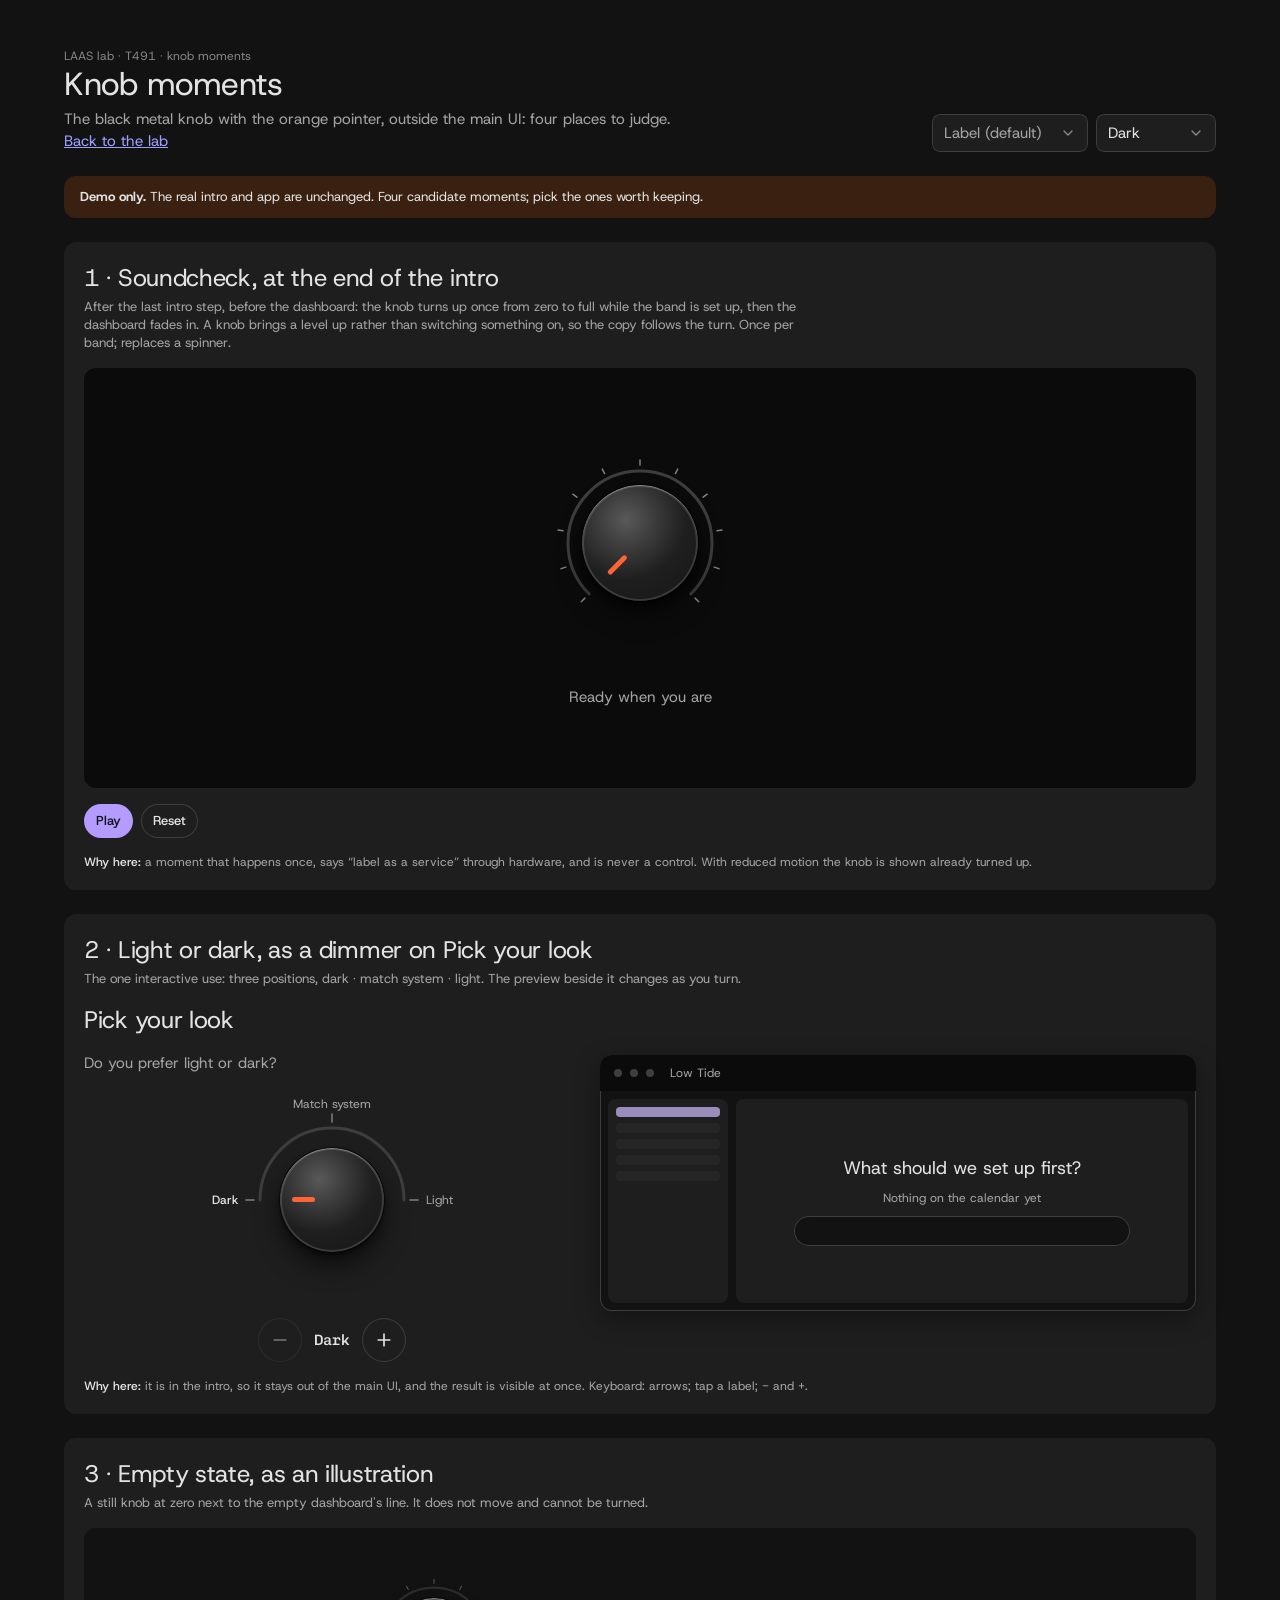
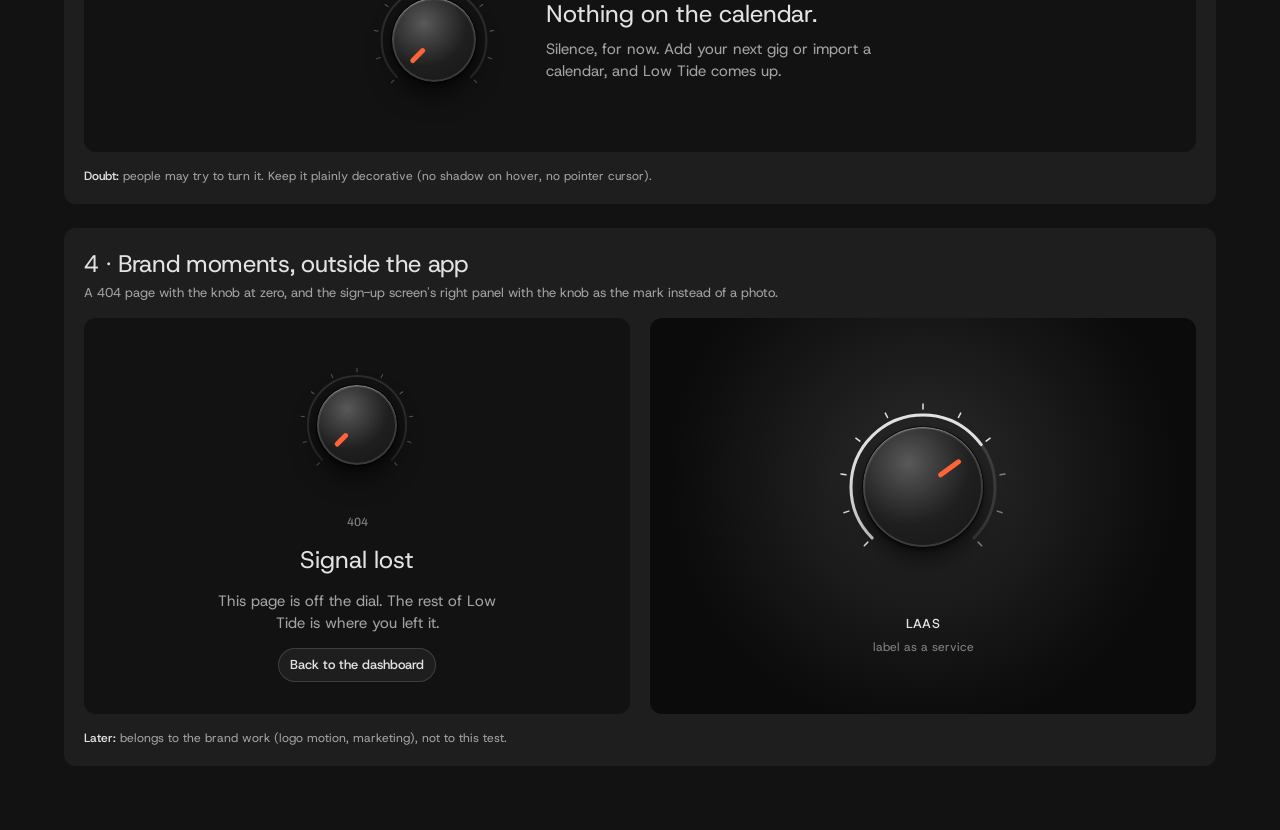
<file: lab/knob-moments.html>
<!doctype html>
<html lang="en">
<meta charset="utf-8">
<meta name="viewport" content="width=device-width, initial-scale=1, viewport-fit=cover">
<title>Knob moments</title>
<!-- LAAS lab, T491 (5 Nov 2026, Vit: "I feel it should be somewhere not in the main UI … or maybe a small animation
     featuring the one metal with orange"; then "do demo locally all of them"). The black metal knob with the orange
     pointer and the white arc, in four places outside the main UI: (1) a soundcheck at the end of the intro, (2) a light/dark
     dimmer on Pick your look, (3) an empty-state illustration, (4) brand moments (404, sign-up panel).
     Demo only: the real intro and app are unchanged. Tokens only for colour; motion tokens; reduced motion respected. -->
<link rel="preconnect" href="https://fonts.googleapis.com">
<link rel="stylesheet" href="https://fonts.googleapis.com/css2?family=Host+Grotesk:wght@300;400;500;600&family=Chivo+Mono:wght@400;500&display=swap">
<link rel="stylesheet" href="../tokens.css">
<link rel="stylesheet" href="../shell.css">
<link rel="stylesheet" href="../components.css">
<style>
body{background:var(--canvas);min-height:100%}
.wrap{max-width:1200px;margin:0 auto;padding:var(--hero-y) var(--gutter) 64px;display:flex;flex-direction:column;gap:var(--section)}
.head{display:flex;flex-wrap:wrap;justify-content:space-between;align-items:flex-end;gap:16px}
.head h1{margin:0}.head p{margin:4px 0 0;max-width:640px}
.opts{display:flex;gap:8px}.opts .input{width:auto;min-width:120px}
.flag{margin:0;padding:12px 16px;border-radius:var(--r-lg);background:var(--att-tint);font:400 13px/var(--lh-label) var(--sans)}
.moment{background:var(--surface);border-radius:var(--r-lg);padding:var(--card);display:flex;flex-direction:column;gap:16px}
.moment>header{display:flex;flex-direction:column;gap:4px}
.moment>header h2{margin:0}.moment>header p{margin:0;color:var(--muted);font:400 13px/var(--lh-label) var(--sans);max-width:720px}
.why{margin:0;font:400 12px/16px var(--sans);color:var(--muted)}.why b{color:var(--ink);font-weight:500}

/* ---------- the knob: black metal top face (light on the still body), orange notch, white progress arc ---------- */
.kn{position:relative;width:var(--s,200px);height:var(--s,200px);flex:none;user-select:none;-webkit-user-select:none}
.kn svg{position:absolute;inset:0;width:100%;height:100%;overflow:visible}
.kn .tr{fill:none;stroke:var(--rule-strong);stroke-width:3;stroke-linecap:round}
.kn .ar{fill:none;stroke:var(--ink);stroke-width:3;stroke-linecap:round;stroke-dasharray:1;stroke-dashoffset:1}
.kn .tk{stroke:var(--faint);stroke-width:1.5;stroke-linecap:round;transition:stroke var(--dur-2)}
.kn .tk.on{stroke:var(--ink)}
.kn .lb{font:400 12px/1 var(--sans);fill:var(--muted);cursor:pointer}.kn .lb.on{fill:var(--ink);font-weight:500}
.kn .hit{fill:transparent;cursor:pointer}
.kn .bd{position:absolute;left:50%;top:50%;width:var(--d,104px);height:var(--d,104px);margin:calc(var(--d,104px)/-2) 0 0 calc(var(--d,104px)/-2);border-radius:50%;
  --base:color-mix(in srgb,var(--top) 55%,var(--scrim-base));
  background:radial-gradient(circle at 38% 30%,color-mix(in srgb,var(--on-photo) 26%,var(--base)),var(--base) 55%,color-mix(in srgb,var(--scrim-base) 30%,var(--base))),
    repeating-radial-gradient(circle,color-mix(in srgb,var(--on-photo) 5%,transparent) 0 1px,transparent 1px 3px),var(--base);
  box-shadow:0 14px 24px color-mix(in srgb,var(--scrim-base) 55%,transparent),0 3px 5px color-mix(in srgb,var(--scrim-base) 50%,transparent),
    inset 0 0 0 2px color-mix(in srgb,var(--on-photo) 14%,transparent),inset 0 1px 0 color-mix(in srgb,var(--on-photo) 30%,transparent),0 0 0 1px color-mix(in srgb,var(--scrim-base) 55%,transparent)}
.kn .tn{position:absolute;inset:0;border-radius:50%}
.kn .nt{position:absolute;left:50%;top:12%;width:5px;height:22%;margin-left:-2.5px;border-radius:3px;background:var(--you)}
.kn.int .bd{cursor:ew-resize}
.kn.int:focus-visible{outline:none}.kn.int:focus-visible .bd{box-shadow:0 0 0 3px var(--surface),0 0 0 5px var(--accent),0 14px 24px color-mix(in srgb,var(--scrim-base) 55%,transparent)}
/* motion: a short ease for steps; the soundcheck sweep is slower and eased like a real knob */
.kn .tn{transition:transform var(--dur-2) var(--ease-standard)}
.kn .ar{transition:stroke-dashoffset var(--dur-2) var(--ease-standard)}
.kn.sweep .tn{transition:transform 1.2s cubic-bezier(.45,0,.15,1)}
.kn.sweep .ar{transition:stroke-dashoffset 1.2s cubic-bezier(.45,0,.15,1)}
.kn.still .tk,.kn.still .tr{opacity:.6}

/* ---------- 1 soundcheck ---------- */
.po{position:relative;min-height:420px;border-radius:var(--r-lg);overflow:hidden;background:var(--sunken);display:grid;place-items:center}
.po-boot,.po-dash{position:absolute;inset:0;display:flex;flex-direction:column;align-items:center;justify-content:center;gap:18px;transition:opacity var(--dur-4) var(--ease-standard)}
.po-boot .t{font:400 15px/var(--lh-body) var(--sans);color:var(--muted);min-height:22px}
.po-boot .t b{color:var(--ink);font-weight:500}
.po-dash{opacity:0;pointer-events:none;gap:12px;padding:24px;text-align:center}
.po-dash h3{margin:0;font:400 var(--fs-display)/var(--lh-display) var(--sans)}
.po-dash p{margin:0;color:var(--muted);max-width:420px}
.po.done .po-boot{opacity:0}.po.done .po-dash{opacity:1;pointer-events:auto}
.po-ctl{display:flex;gap:8px;flex-wrap:wrap}

/* ---------- 2 dimmer on Pick your look ---------- */
.pk{display:grid;grid-template-columns:minmax(0,1fr) minmax(0,1.2fr);gap:var(--card);align-items:center}
.pk-l{display:flex;flex-direction:column;gap:16px;align-items:flex-start}
.pk-l h3{margin:0}.pk-l p{margin:0;color:var(--muted)}
.pk-dial{display:flex;flex-direction:column;align-items:center;gap:8px;align-self:center}
.pk-dial .v{font:500 15px/22px var(--mono);color:var(--ink)}
.pk-dial .ctl{display:flex;align-items:center;gap:12px}
.pk-dial .btn.icon{width:44px;height:44px;padding:0;justify-content:center}
/* the preview resolves its own theme mode from the dial, through the generated token classes */
.pv{border-radius:var(--r-lg);overflow:hidden;background:var(--canvas);color:var(--ink);box-shadow:var(--elev-2),inset 0 0 0 1px var(--rule-strong);transition:background var(--dur-3),color var(--dur-3)}
.pv .bar{display:flex;align-items:center;gap:8px;padding:10px 14px;background:var(--sunken);font:400 12px/16px var(--sans);color:var(--muted)}
.pv .bar i{width:8px;height:8px;border-radius:50%;background:var(--rule-strong)}
.pv .body{display:grid;grid-template-columns:120px 1fr;gap:8px;padding:8px;min-height:220px}
.pv .side{background:var(--surface);border-radius:var(--r-md);padding:8px;display:flex;flex-direction:column;gap:6px}
.pv .side span{height:10px;border-radius:4px;background:var(--well)}.pv .side span.on{background:var(--accent);opacity:.7}
.pv .main{background:var(--surface);border-radius:var(--r-md);padding:16px;display:flex;flex-direction:column;gap:10px;align-items:center;justify-content:center;text-align:center}
.pv .main b{font:400 18px/24px var(--sans)}.pv .main small{color:var(--muted);font:400 12px/16px var(--sans)}
.pv .pill{width:80%;height:30px;border-radius:999px;background:var(--canvas);box-shadow:inset 0 0 0 1px var(--rule-strong)}

/* ---------- 3 empty state ---------- */
.es{display:flex;align-items:center;justify-content:center;gap:32px;padding:32px;border-radius:var(--r-lg);background:var(--canvas);flex-wrap:wrap}
.es .tx{max-width:380px;display:flex;flex-direction:column;gap:8px}
.es h3{margin:0;font:400 var(--fs-title)/var(--lh-title) var(--sans)}.es p{margin:0;color:var(--muted)}

/* ---------- 4 brand moments ---------- */
.br{display:grid;grid-template-columns:repeat(2,minmax(0,1fr));gap:var(--card)}
.nf{border-radius:var(--r-lg);background:var(--canvas);padding:32px 24px;display:flex;flex-direction:column;align-items:center;gap:14px;text-align:center}
.nf h3{margin:0;font:400 var(--fs-title)/var(--lh-title) var(--sans)}.nf p{margin:0;color:var(--muted);max-width:300px}
.nf .code{font:400 12px/16px var(--mono);color:var(--faint)}
.su{border-radius:var(--r-lg);min-height:340px;display:flex;flex-direction:column;align-items:center;justify-content:center;gap:18px;padding:24px;
  background:radial-gradient(circle at 50% 40%,color-mix(in srgb,var(--on-photo) 6%,var(--surface)),var(--sunken) 70%)}
.su .lock{display:flex;flex-direction:column;align-items:center;gap:6px}
.su .lock b{font:500 13px/var(--lh-label) var(--sans);letter-spacing:.02em;color:var(--ink)}
.su .lock small{font:400 12px/16px var(--sans);color:var(--faint)}

@media (max-width:899.98px){.pk,.br{grid-template-columns:minmax(0,1fr)}}
@media (max-width:599.98px){.opts{width:100%}.opts .input{flex:1;min-width:0}.po{min-height:380px}.es{padding:24px 16px;gap:20px}}
@media (prefers-reduced-motion:reduce){.kn .tn,.kn .ar,.kn.sweep .tn,.kn.sweep .ar,.po-boot,.po-dash,.pv{transition:none}}
</style>

<main class="wrap">
  <header class="head">
    <div>
      <p class="t-meta faint" style="margin:0">LAAS lab · T491 · knob moments</p>
      <h1 class="t-display">Knob moments</h1>
      <p class="t-body muted">The black metal knob with the orange pointer, outside the main UI: four places to judge. <a href="hardware-controls.html">Back to the lab</a></p>
    </div>
    <div class="opts">
      <select class="input" id="genre" aria-label="Theme"><option value="">Label (default)</option><option value="metal">Metal</option><option value="electronic">Electronic</option><option value="classical">Classical</option><option value="minimal">Minimal</option><option value="folk">Folk</option><option value="hiphop">Hip-hop &amp; soul</option><option value="pop">Pop</option></select>
      <select class="input" id="mode" aria-label="Appearance"><option value="dark">Dark</option><option value="light">Light</option></select>
    </div>
  </header>
  <p class="flag" role="note"><b>Demo only.</b> The real intro and app are unchanged. Four candidate moments; pick the ones worth keeping.</p>

  <section class="moment" aria-labelledby="m1">
    <header><h2 class="t-title" id="m1">1 · Soundcheck, at the end of the intro</h2><p>After the last intro step, before the dashboard: the knob turns up once from zero to full while the band is set up, then the dashboard fades in. A knob brings a level up rather than switching something on, so the copy follows the turn. Once per band; replaces a spinner.</p></header>
    <div class="po" id="po">
      <div class="po-boot"><div class="kn" id="k-po" style="--s:220px;--d:116px" aria-hidden="true"></div><p class="t" id="po-t" role="status" aria-live="polite">Ready when you are</p></div>
      <div class="po-dash" aria-hidden="true"><h3>What should we set up first?</h3><p>Low Tide is ready. Ask, or pick a start below; nothing is written until you confirm.</p></div>
    </div>
    <div class="po-ctl"><button class="btn accent s" type="button" id="po-play">Play</button><button class="btn secondary s" type="button" id="po-reset">Reset</button></div>
    <p class="why"><b>Why here:</b> a moment that happens once, says “label as a service” through hardware, and is never a control. With reduced motion the knob is shown already turned up.</p>
  </section>

  <section class="moment" aria-labelledby="m2">
    <header><h2 class="t-title" id="m2">2 · Light or dark, as a dimmer on Pick your look</h2><p>The one interactive use: three positions, dark · match system · light. The preview beside it changes as you turn.</p></header>
    <div class="pk">
      <div class="pk-l">
        <h3 class="t-title">Pick your look</h3>
        <p>Do you prefer light or dark?</p>
        <div class="pk-dial">
          <div class="kn int" id="k-dim" style="--s:220px;--d:104px"></div>
          <div class="ctl" data-for="k-dim"><span class="v" id="dim-v" aria-hidden="true"></span></div>
        </div>
      </div>
      <div class="pv" id="pv" aria-label="Preview" role="img">
        <div class="bar"><i></i><i></i><i></i><span style="margin-left:8px">Low Tide</span></div>
        <div class="body"><div class="side"><span class="on"></span><span></span><span></span><span></span><span></span></div>
          <div class="main"><b>What should we set up first?</b><small>Nothing on the calendar yet</small><span class="pill"></span></div></div>
      </div>
    </div>
    <p class="why"><b>Why here:</b> it is in the intro, so it stays out of the main UI, and the result is visible at once. Keyboard: arrows; tap a label; − and +.</p>
  </section>

  <section class="moment" aria-labelledby="m3">
    <header><h2 class="t-title" id="m3">3 · Empty state, as an illustration</h2><p>A still knob at zero next to the empty dashboard's line. It does not move and cannot be turned.</p></header>
    <div class="es"><div class="kn still" id="k-es" style="--s:160px;--d:84px" aria-hidden="true"></div>
      <div class="tx"><h3>Nothing on the calendar.</h3><p>Silence, for now. Add your next gig or import a calendar, and Low Tide comes up.</p></div></div>
    <p class="why"><b>Doubt:</b> people may try to turn it. Keep it plainly decorative (no shadow on hover, no pointer cursor).</p>
  </section>

  <section class="moment" aria-labelledby="m4">
    <header><h2 class="t-title" id="m4">4 · Brand moments, outside the app</h2><p>A 404 page with the knob at zero, and the sign-up screen's right panel with the knob as the mark instead of a photo.</p></header>
    <div class="br">
      <div class="nf"><div class="kn still" id="k-nf" style="--s:150px;--d:80px" aria-hidden="true"></div><span class="code">404</span><h3>Signal lost</h3><p>This page is off the dial. The rest of Low Tide is where you left it.</p><a class="btn secondary s" href="#m1" style="text-decoration:none">Back to the dashboard</a></div>
      <div class="su"><div class="kn" id="k-su" style="--s:220px;--d:120px" aria-hidden="true"></div><div class="lock"><b>LAAS</b><small>label as a service</small></div></div>
    </div>
    <p class="why"><b>Later:</b> belongs to the brand work (logo motion, marketing), not to this test.</p>
  </section>
</main>

<script>
(function(){
"use strict";
const NS='http://www.w3.org/2000/svg';
const el=(t,a,p)=>{const n=document.createElementNS(NS,t);for(const k in a)n.setAttribute(k,a[k]);p&&p.appendChild(n);return n;};
const pol=(r,d)=>{const a=d*Math.PI/180;return [110+r*Math.sin(a),110-r*Math.cos(a)];};
const arcD=(r,a0,a1)=>{const [x0,y0]=pol(r,a0),[x1,y1]=pol(r,a1);return `M${x0} ${y0}A${r} ${r} 0 ${Math.abs(a1-a0)>180?1:0} 1 ${x1} ${y1}`;};
const reduce=matchMedia('(prefers-reduced-motion: reduce)');

/* draw a knob; steps = number of stops (0 = continuous 0..1); labels = [[stop, text]] */
function Knob(host,o){
  const sweep=o.sweep||270,a0=-sweep/2,n=o.steps||10,ang=f=>a0+sweep*f;
  const svg=el('svg',{viewBox:'0 0 220 220','aria-hidden':'true'},host);
  el('path',{class:'tr',d:arcD(72,a0,a0+sweep)},svg);
  const ar=el('path',{class:'ar',d:arcD(72,a0,a0+sweep),pathLength:'1'},svg);
  const ticks=[];for(let i=0;i<=n;i++){const f=i/n,big=(o.labels||[]).some(l=>l[0]===i),[x0,y0]=pol(78,ang(f)),[x1,y1]=pol(big?86:83,ang(f));ticks.push(el('line',{class:'tk',x1:x0,y1:y0,x2:x1,y2:y1},svg));}
  const labs=(o.labels||[]).map(([i,t])=>{const [x,y]=pol(96,ang(i/n)),side=Math.abs(x-110)<8?0:(x<110?-1:1),g=el('g',{},svg),w=Math.max(48,t.length*8+12);
    el('rect',{class:'hit',x:side===0?x-w/2:(side<0?x-w+6:x-6),y:y-24,width:w,height:48,rx:8},g);
    const tx=el('text',{class:'lb',x:x-side*2,y:y+4,'text-anchor':side===0?'middle':(side<0?'end':'start')},g);tx.textContent=t;return [i,g,tx];});
  const bd=document.createElement('div');bd.className='bd';bd.innerHTML='<div class="tn"><i class="nt"></i></div>';host.appendChild(bd);const tn=bd.firstChild;
  let v=0;
  function set(i){v=Math.max(0,Math.min(n,i));const f=v/n;tn.style.transform=`rotate(${ang(f)}deg)`;ar.style.strokeDashoffset=String(1-f);
    ticks.forEach((t,k)=>t.classList.toggle('on',k<=v&&v>0));labs.forEach(([k,,tx])=>tx.classList.toggle('on',k===v));}
  set(o.value||0);
  return {set,get:()=>v,n,labs,bd};
}

/* 1 soundcheck: the knob turns up from zero to full in one eased sweep; the copy follows the turn (a knob brings a
   level up, it does not switch on: Vit 5 Nov); then the dashboard fades in */
const po=document.getElementById('po'),pt=document.getElementById('po-t'),kp=Knob(document.getElementById('k-po'),{steps:10});
let timers=[];const clear=()=>{timers.forEach(clearTimeout);timers=[];};
document.getElementById('po-play').addEventListener('click',()=>{clear();po.classList.remove('done');const host=document.getElementById('k-po');
  if(reduce.matches){kp.set(10);pt.innerHTML='<b>Levels set. Low Tide is ready.</b>';timers.push(setTimeout(()=>po.classList.add('done'),600));return;}
  host.classList.remove('sweep');kp.set(0);void host.offsetWidth;host.classList.add('sweep');
  pt.textContent='Soundcheck… bringing up the levels';
  timers.push(setTimeout(()=>kp.set(10),80));
  timers.push(setTimeout(()=>{pt.innerHTML='<b>Levels set. Low Tide is ready.</b>';},1350));
  timers.push(setTimeout(()=>po.classList.add('done'),2300));});
document.getElementById('po-reset').addEventListener('click',()=>{clear();po.classList.remove('done');const host=document.getElementById('k-po');host.classList.remove('sweep');kp.set(0);pt.textContent='Ready when you are';});

/* 2 dimmer: three stops on a 180° sweep; the preview takes the matching token class */
const DIM=['Dark','Match system','Light'],dimHost=document.getElementById('k-dim'),pv=document.getElementById('pv'),dimV=document.getElementById('dim-v');
const kd=Knob(dimHost,{steps:2,sweep:180,labels:DIM.map((t,i)=>[i,t]),value:0});
const sysLight=matchMedia('(prefers-color-scheme: light)');
function setDim(i,user){kd.set(i);const v=kd.get(),mode=v===2?'light':v===0?'dark':(sysLight.matches?'light':'dark');
  const g=document.getElementById('genre').value||'label';pv.className='pv tok-'+g+'-'+mode;dimV.textContent=DIM[v];
  dimHost.setAttribute('aria-valuenow',v);dimHost.setAttribute('aria-valuetext',DIM[v]+(v===1?` (now ${mode})`:''));dn.disabled=v===0;up.disabled=v===2;
  pv.setAttribute('aria-label',`Preview in ${mode} mode`);}
dimHost.setAttribute('role','slider');dimHost.tabIndex=0;dimHost.setAttribute('aria-label','Light or dark');dimHost.setAttribute('aria-valuemin',0);dimHost.setAttribute('aria-valuemax',2);
const ctl=document.querySelector('.ctl[data-for="k-dim"]');
const mk=(d,path,lab)=>{const b=document.createElement('button');b.type='button';b.className='btn secondary icon';b.tabIndex=-1;b.setAttribute('aria-label',lab);
  b.innerHTML=`<svg class="i" viewBox="0 0 24 24"><path d="${path}"/></svg>`;b.addEventListener('click',()=>setDim(kd.get()+d,true));return b;};
const dn=mk(-1,'M5 12h14','Darker'),up=mk(1,'M5 12h14M12 5v14','Lighter');ctl.prepend(dn);ctl.append(up);
dimHost.addEventListener('keydown',e=>{const m={ArrowRight:1,ArrowUp:1,ArrowLeft:-1,ArrowDown:-1}[e.key];if(m!==undefined){setDim(kd.get()+m,true);e.preventDefault();}
  else if(e.key==='Home'){setDim(0,true);e.preventDefault();}else if(e.key==='End'){setDim(2,true);e.preventDefault();}});
kd.labs.forEach(([i,g])=>g.addEventListener('pointerdown',e=>{e.preventDefault();setDim(i,true);dimHost.focus({preventScroll:true});}));
kd.bd.addEventListener('pointerdown',e=>{e.preventDefault();dimHost.focus({preventScroll:true});const sx=e.clientX,sv=kd.get();kd.bd.setPointerCapture(e.pointerId);
  const mv=ev=>setDim(sv+Math.round((ev.clientX-sx)/48),true);const end=()=>{kd.bd.removeEventListener('pointermove',mv);kd.bd.removeEventListener('pointerup',end);kd.bd.removeEventListener('pointercancel',end);};
  kd.bd.addEventListener('pointermove',mv);kd.bd.addEventListener('pointerup',end);kd.bd.addEventListener('pointercancel',end);});
setDim(0);

/* 3 and 4: still knobs; the sign-up mark sits on, the 404 knob at zero */
Knob(document.getElementById('k-es'),{steps:10,value:0});
Knob(document.getElementById('k-nf'),{steps:10,value:0});
const ks=Knob(document.getElementById('k-su'),{steps:10,value:7});

/* theme */
const root=document.documentElement,g=document.getElementById('genre'),m=document.getElementById('mode');
const apply=()=>{g.value?root.setAttribute('data-genre',g.value):root.removeAttribute('data-genre');root.dataset.theme=m.value;setDim(kd.get());};
g.addEventListener('change',apply);m.addEventListener('change',apply);apply();
})();
</script>
</html>
</file>
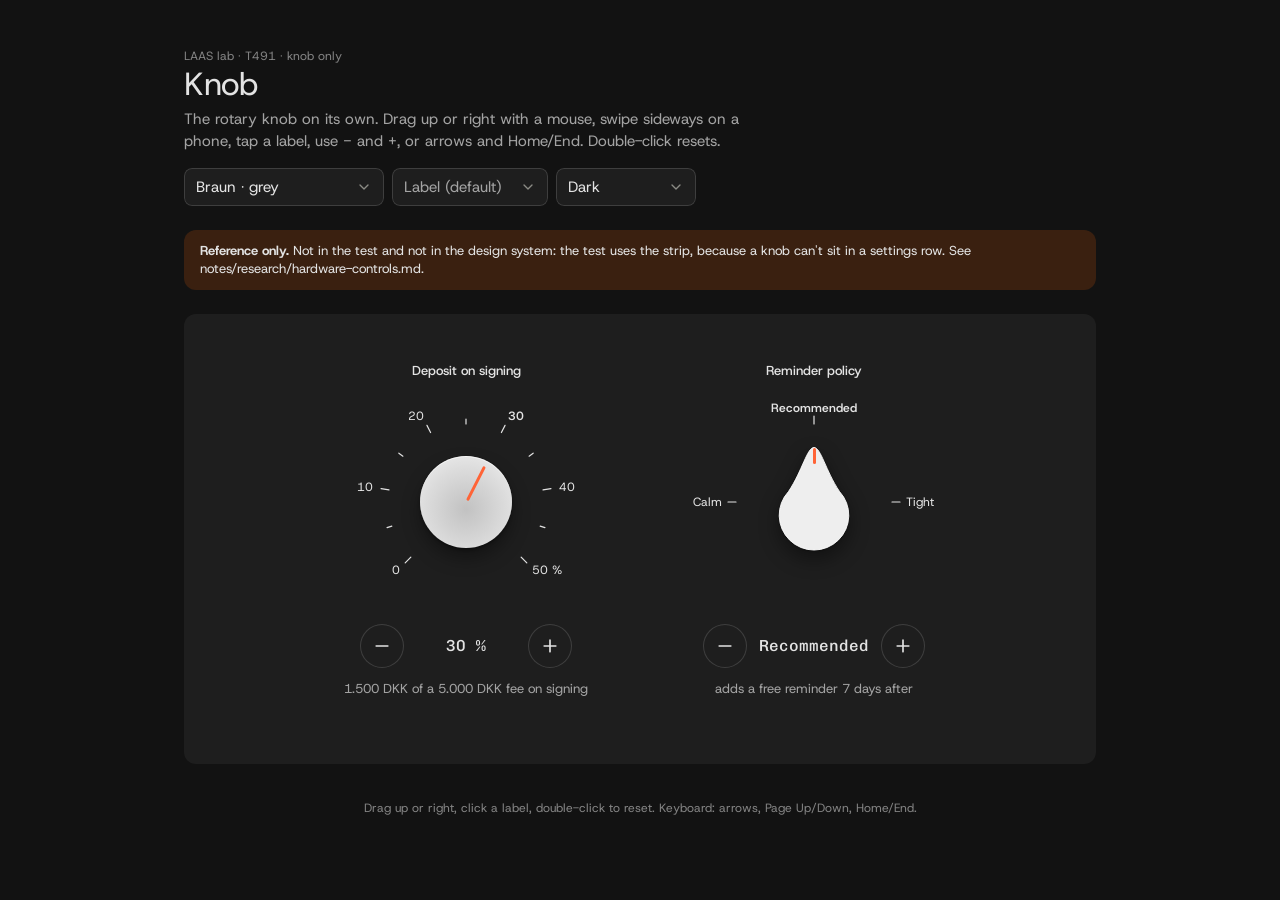
<file: lab/knob.html>
<!doctype html>
<html lang="en">
<meta charset="utf-8">
<meta name="viewport" content="width=device-width, initial-scale=1, viewport-fit=cover">
<title>Knob lab</title>
<!-- LAAS lab, T491 (5 Nov 2026, Vit: "can I preview the knob only"): the rotary knob on its own, for looking at.
     Dropped from the test ("strip only": a knob can't sit in a settings row); kept here as a reference. Not in the DS.
     role=slider, arrows/Page/Home/End, mouse drag up or right, touch swipe sideways (the page still scrolls),
     −/+ steppers, tap a scale label, double-click to reset. Tokens only for colour. -->
<link rel="preconnect" href="https://fonts.googleapis.com">
<link rel="stylesheet" href="https://fonts.googleapis.com/css2?family=Host+Grotesk:wght@400;500;600&family=Chivo+Mono:wght@400;500&display=swap">
<link rel="stylesheet" href="../tokens.css">
<link rel="stylesheet" href="../shell.css">
<link rel="stylesheet" href="../components.css">
<style>
body{background:var(--canvas);min-height:100%}
.lab{max-width:960px;margin:0 auto;padding:var(--hero-y) var(--gutter) 64px;display:flex;flex-direction:column;gap:var(--section)}
.lab-head{display:flex;flex-wrap:wrap;align-items:flex-end;justify-content:space-between;gap:16px}
.lab-head h1{margin:0}.lab-head p{margin:4px 0 0;max-width:560px}
.lab-theme{display:flex;flex-wrap:wrap;gap:8px}.lab-theme .input{width:auto;min-width:140px}
.lab-flag{margin:0;padding:12px 16px;border-radius:var(--r-lg);background:var(--att-tint);font:400 13px/var(--lh-label) var(--sans)}
.stage{border-radius:var(--r-lg);padding:48px var(--card);display:flex;flex-wrap:wrap;justify-content:center;align-items:center;gap:48px;background:var(--surface)}
/* each knob has a fixed-width column, so a longer value line never re-centres the row and pushes the other knob
   (Vit 5 Nov: "when I change the knob … I think the width changes and pushes the other knob") */
.unit{display:flex;flex-direction:column;align-items:center;gap:12px;width:300px;flex:none;max-width:100%}
.unit h2{margin:0;font:500 13px/var(--lh-label) var(--sans);color:var(--ink);text-align:center}
.v{font:500 16px/22px var(--mono);color:var(--ink);min-width:10ch;text-align:center}
.c{font:400 13px/var(--lh-label) var(--sans);color:var(--muted);text-align:center;width:100%;min-height:36px}
.hint{font:400 12px/16px var(--sans);color:var(--faint);text-align:center}
.ctl{display:flex;align-items:center;gap:12px}
.ctl .btn.icon{width:44px;height:44px;padding:0;justify-content:center}.ctl .btn.icon svg{width:20px;height:20px}
.ctl .btn.icon:disabled{opacity:.4;cursor:default}

/* knob: an SVG scale (ticks, arc, labels) around an HTML body that turns */
.knob{position:relative;width:220px;height:220px;flex:none;touch-action:pan-y;user-select:none;-webkit-user-select:none;border-radius:50%}
.knob:focus-visible{outline:none}
.knob svg{position:absolute;inset:0;width:100%;height:100%;overflow:visible}
.k-track{fill:none;stroke:var(--rule-strong);stroke-width:3;stroke-linecap:round}
/* progress arc: plain white (ink in light mode, so it stays visible), not the accent (Vit 5 Nov) */
.k-val{fill:none;stroke:var(--ink);stroke-width:3;stroke-linecap:round}
.k-tick{stroke:var(--faint);stroke-width:1.5;stroke-linecap:round}.k-tick.on{stroke:var(--ink)}
.k-lab{font:400 12px/1 var(--sans);fill:var(--muted);cursor:pointer}.k-lab.on{fill:var(--ink);font-weight:500}
.k-labhit{fill:transparent;cursor:pointer}
.k-body{position:absolute;left:50%;top:50%;width:var(--d);height:var(--d);margin:calc(var(--d)/-2) 0 0 calc(var(--d)/-2);border-radius:50%;cursor:ns-resize;--d:112px}
.k-turn{position:absolute;inset:0;border-radius:50%;transition:transform var(--dur-1) var(--ease-standard)}
.knob.drag .k-turn{transition:none}
.k-ind{position:absolute;left:50%;top:8px;width:4px;height:26px;margin-left:-2px;border-radius:2px}
.knob:focus-visible .k-body{box-shadow:0 0 0 3px var(--canvas),0 0 0 5px var(--accent)}
@media (prefers-reduced-motion:reduce){.k-turn{transition:none}}

/* Aluminium · TX: a milled metal knob, brushed in a circle (conic), lit from the top left */
[data-skin="tx"] .k-body{
  background:radial-gradient(circle at 35% 28%,color-mix(in srgb,var(--on-photo) 55%,transparent),transparent 55%),
    conic-gradient(from 20deg,color-mix(in srgb,var(--on-photo) 82%,var(--muted)),color-mix(in srgb,var(--on-photo) 40%,var(--muted)) 12%,color-mix(in srgb,var(--on-photo) 88%,var(--muted)) 25%,color-mix(in srgb,var(--on-photo) 35%,var(--muted)) 40%,color-mix(in srgb,var(--on-photo) 80%,var(--muted)) 55%,color-mix(in srgb,var(--on-photo) 38%,var(--muted)) 70%,color-mix(in srgb,var(--on-photo) 85%,var(--muted)) 85%,color-mix(in srgb,var(--on-photo) 82%,var(--muted)));
  box-shadow:0 10px 18px color-mix(in srgb,var(--scrim-base) 45%,transparent),0 2px 3px color-mix(in srgb,var(--scrim-base) 40%,transparent),
    inset 0 0 0 3px color-mix(in srgb,var(--on-photo) 30%,var(--muted)),inset 0 -6px 10px color-mix(in srgb,var(--scrim-base) 25%,transparent)}
[data-skin="tx"] .k-turn::after{content:"";position:absolute;inset:10px;border-radius:50%;
  background:repeating-radial-gradient(circle,color-mix(in srgb,var(--scrim-base) 6%,transparent) 0 1px,transparent 1px 3px)}
[data-skin="tx"] .k-ind{background:color-mix(in srgb,var(--scrim-base) 75%,var(--muted));box-shadow:0 1px 0 color-mix(in srgb,var(--on-photo) 60%,transparent)}

/* Pocket · TE: a matte round knob, white body, soft shadow, one accent pointer (EP-133 volume / BPM) */
[data-skin="te"] .k-body{--d:104px;
  background:radial-gradient(circle at 38% 30%,var(--on-photo),color-mix(in srgb,var(--on-photo) 82%,var(--muted)) 60%,color-mix(in srgb,var(--on-photo) 62%,var(--muted)));
  box-shadow:0 8px 14px color-mix(in srgb,var(--scrim-base) 35%,transparent),0 1px 2px color-mix(in srgb,var(--scrim-base) 35%,transparent),inset 0 -3px 6px color-mix(in srgb,var(--scrim-base) 15%,transparent)}
[data-skin="te"] .k-ind{top:10px;width:6px;height:6px;margin-left:-3px;border-radius:50%;background:var(--accent-strong)}

/* Black metal · TX-6 (Vit 5 Nov: "the knobs with those metal rigid surface", then "the dashes around look strange",
   then "it's ok to not see the knurl, just the top of the knob"). A pure front view: only the top face shows, smooth,
   slightly domed, fine lathe rings, a white notch; the knob's height reads from its drop shadow alone. */
[data-skin^="knurl"] .k-body{--d:116px;--base:color-mix(in srgb,var(--top) 55%,var(--scrim-base));
  box-shadow:0 14px 24px color-mix(in srgb,var(--scrim-base) 55%,transparent),0 3px 5px color-mix(in srgb,var(--scrim-base) 50%,transparent)}
/* the top face: smooth, slightly domed, lit from the top left, fine lathe rings, a soft chamfer at the edge.
   Painted on .k-body, which does not turn, so the light stays where the room's light is while the knob rotates
   (Vit 5 Nov: "the light should not go around when the switch is rotating"); only the notch turns. */
[data-skin^="knurl"] .k-body{
  background:radial-gradient(circle at 38% 30%,color-mix(in srgb,var(--on-photo) 26%,var(--base)),var(--base) 55%,color-mix(in srgb,var(--scrim-base) 30%,var(--base))),
    repeating-radial-gradient(circle,color-mix(in srgb,var(--on-photo) 5%,transparent) 0 1px,transparent 1px 3px),var(--base);
  box-shadow:0 14px 24px color-mix(in srgb,var(--scrim-base) 55%,transparent),0 3px 5px color-mix(in srgb,var(--scrim-base) 50%,transparent),
    inset 0 0 0 2px color-mix(in srgb,var(--on-photo) 14%,transparent),inset 0 1px 0 color-mix(in srgb,var(--on-photo) 30%,transparent),0 0 0 1px color-mix(in srgb,var(--scrim-base) 55%,transparent)}
[data-skin^="knurl"] .k-ind{z-index:1;top:14px;width:5px;height:24px;margin-left:-2.5px;border-radius:3px;background:var(--on-photo);
  box-shadow:inset 0 1px 2px color-mix(in srgb,var(--scrim-base) 40%,transparent)}

/* Braun (Vit 5 Nov, Braun knob references: SK/regie radios, the "systems" panels, ET66 era). The scale is printed
   on the panel, numbers and short ticks, and there is no lit arc: the pointer against the print is the value. The knob
   is a small matte grey cylinder with a slightly dished top and one thin line as the pointer, in our orange (colour
   only as a signal). Few named positions get the Braun petal lever instead of a round knob. */
.k-petal{display:none}
[data-skin="braun"] .k-track,[data-skin="braun"] .k-val{display:none}
[data-skin="braun"] .k-tick{stroke:var(--ink);stroke-width:1.2}
[data-skin="braun"] .k-lab{fill:var(--ink)}
[data-skin="braun"] .k-lab.on{font-weight:600}
[data-skin="braun"] .k-body{--d:92px;--base:color-mix(in srgb,var(--on-photo) 62%,var(--muted));
  background:radial-gradient(circle at 50% 58%,color-mix(in srgb,var(--scrim-base) 12%,var(--base)),var(--base) 58%,color-mix(in srgb,var(--on-photo) 45%,var(--base)) 88%,color-mix(in srgb,var(--scrim-base) 18%,var(--base)));
  box-shadow:0 10px 18px color-mix(in srgb,var(--scrim-base) 35%,transparent),0 2px 3px color-mix(in srgb,var(--scrim-base) 30%,transparent),inset 0 1px 0 color-mix(in srgb,var(--on-photo) 60%,transparent)}
[data-skin="braun"] .k-ind{top:6px;width:3px;height:38px;margin-left:-1.5px;border-radius:2px;background:var(--you)}
/* the petal lever: a teardrop that turns about its round end; the tip is the pointer */
/* the petal's shadow is cast by the still body, so it stays below the petal whichever way the petal points */
[data-skin="braun"] .knob.petal .k-body{--d:116px;background:none;box-shadow:none;
  filter:drop-shadow(0 8px 10px color-mix(in srgb,var(--scrim-base) 35%,transparent)) drop-shadow(0 1px 1px color-mix(in srgb,var(--scrim-base) 30%,transparent))}
[data-skin="braun"] .knob.petal .k-turn{transform-origin:50% 60%}
[data-skin="braun"] .knob.petal .k-petal{display:block;position:absolute;inset:0;width:100%;height:100%;overflow:visible}
[data-skin="braun"] .knob.petal .k-petal path{fill:color-mix(in srgb,var(--on-photo) 82%,var(--muted));stroke:color-mix(in srgb,var(--on-photo) 95%,transparent);stroke-width:.8}
[data-skin="braun"] .knob.petal .k-ind{top:4px;width:3px;height:16px;margin-left:-1.5px}
[data-skin="braun"] .knob.petal:focus-visible .k-body{box-shadow:none}
[data-skin="braun"] .knob.petal:focus-visible .k-petal path{stroke:var(--accent);stroke-width:2}

/* Hardware · glow: a dark knob with a lit pointer */
[data-skin="hw"] .k-body{
  background:radial-gradient(circle at 40% 30%,color-mix(in srgb,var(--on-photo) 18%,var(--top)),var(--top) 55%,color-mix(in srgb,var(--scrim-base) 40%,var(--top)));
  box-shadow:0 10px 18px color-mix(in srgb,var(--scrim-base) 55%,transparent),inset 0 1px 0 color-mix(in srgb,var(--on-photo) 25%,transparent),inset 0 0 0 1px var(--rule-strong)}
/* pointer: our orange (the avatar orange, --you), flat, no glow (Vit 5 Nov) */
[data-skin="hw"] .k-ind{background:var(--you);box-shadow:none}

@media (max-width:599.98px){.knob{width:200px;height:200px}.stage{gap:32px;padding:32px 16px}.lab-theme .input{flex:1;min-width:0}}
</style>

<main class="lab">
  <header class="lab-head">
    <div>
      <p class="t-meta faint" style="margin:0">LAAS lab · T491 · knob only</p>
      <h1 class="t-display">Knob</h1>
      <p class="t-body muted">The rotary knob on its own. Drag up or right with a mouse, swipe sideways on a phone, tap a label, use − and +, or arrows and Home/End. Double-click resets.</p>
    </div>
    <div class="lab-theme">
      <select class="input" id="skin" aria-label="Look"><option value="braun">Braun · grey</option><option value="knurl">Black metal · TX-6</option><option value="tx">Aluminium · TX</option><option value="te">Pocket · TE</option><option value="hw">Dark · orange pointer</option></select>
      <select class="input" id="genre" aria-label="Theme"><option value="">Label (default)</option><option value="metal">Metal</option><option value="electronic">Electronic</option><option value="classical">Classical</option><option value="minimal">Minimal</option><option value="folk">Folk</option><option value="hiphop">Hip-hop &amp; soul</option><option value="pop">Pop</option></select>
      <select class="input" id="mode" aria-label="Appearance"><option value="dark">Dark</option><option value="light">Light</option></select>
    </div>
  </header>
  <p class="lab-flag" role="note"><b>Reference only.</b> Not in the test and not in the design system: the test uses the strip, because a knob can't sit in a settings row. See notes/research/hardware-controls.md.</p>

  <section class="stage" aria-label="Knobs">
    <div class="unit">
      <h2 id="l-dep">Deposit on signing</h2>
      <div class="knob" id="k-dep" aria-labelledby="l-dep"></div>
      <div class="ctl" data-for="k-dep"><span class="v" id="dep-v" aria-hidden="true"></span></div>
      <span class="c" id="dep-c" aria-hidden="true"></span>
    </div>
    <div class="unit">
      <h2 id="l-pol">Reminder policy</h2>
      <div class="knob petal" id="k-pol" aria-labelledby="l-pol"></div>
      <div class="ctl" data-for="k-pol"><span class="v" id="pol-v" aria-hidden="true"></span></div>
      <span class="c" id="pol-c" aria-hidden="true"></span>
    </div>
  </section>
  <p class="hint" id="hint"></p>
</main>

<script>
(function(){
"use strict";
const NS='http://www.w3.org/2000/svg',coarse=matchMedia('(pointer:coarse)');
const el=(t,a,p)=>{const n=document.createElementNS(NS,t);for(const k in a)n.setAttribute(k,a[k]);p&&p.appendChild(n);return n;};
const pol=(r,d)=>{const a=d*Math.PI/180;return [110+r*Math.sin(a),110-r*Math.cos(a)];};
const arc=(r,a0,a1)=>{const [x0,y0]=pol(r,a0),[x1,y1]=pol(r,a1);return `M${x0} ${y0}A${r} ${r} 0 ${Math.abs(a1-a0)>180?1:0} 1 ${x1} ${y1}`;};
const tick=()=>{try{navigator.vibrate&&navigator.vibrate(4)}catch(e){}};

function Knob(host,o){
  const n=Math.round((o.max-o.min)/o.step),sweep=o.sweep||270,a0=-sweep/2,ang=v=>a0+sweep*(v-o.min)/(o.max-o.min);
  host.setAttribute('role','slider');host.tabIndex=0;host.setAttribute('aria-valuemin',o.min);host.setAttribute('aria-valuemax',o.max);
  const svg=el('svg',{viewBox:'0 0 220 220','aria-hidden':'true'},host);
  el('path',{class:'k-track',d:arc(72,a0,a0+sweep)},svg);const val=el('path',{class:'k-val'},svg);
  const ticks=[];for(let i=0;i<=n;i++){const v=o.min+i*o.step,big=o.labels.some(l=>l[0]===v),[x0,y0]=pol(78,ang(v)),[x1,y1]=pol(big?86:83,ang(v));ticks.push([v,el('line',{class:'k-tick',x1:x0,y1:y0,x2:x1,y2:y1},svg)]);}
  /* scale labels outside the ticks; each is a 48-high tap area */
  const labs=o.labels.map(([v,t])=>{const [x,y]=pol(o.labR||96,ang(v)),g=el('g',{},svg),side=Math.abs(x-110)<8?0:(x<110?-1:1),w=Math.max(48,t.length*8+12);
    el('rect',{class:'k-labhit',x:side===0?x-w/2:(side<0?x-w+6:x-6),y:y-24,width:w,height:48,rx:8},g);
    const tx=el('text',{class:'k-lab',x:x-side*2,y:y+4,'text-anchor':side===0?'middle':(side<0?'end':'start')},g);tx.textContent=t;
    g.addEventListener('pointerdown',e=>{e.stopPropagation();e.preventDefault();set(v,true);host.focus({preventScroll:true});});return [v,tx];});
  const body=document.createElement('div');body.className='k-body';body.innerHTML='<div class="k-turn"><svg class="k-petal" viewBox="0 0 100 100" aria-hidden="true"><path d="M50 3 C56 3 60 23 72 41 A30 30 0 1 1 28 41 C40 23 44 3 50 3 Z"/></svg><i class="k-ind"></i></div>';host.appendChild(body);
  const turn=body.firstChild;let v=null;
  const ctl=document.querySelector(`.ctl[data-for="${host.id}"]`),name=document.getElementById(host.getAttribute('aria-labelledby')).textContent.toLowerCase();
  const mk=(d,path,lab)=>{const b=document.createElement('button');b.type='button';b.className='btn secondary icon';b.tabIndex=-1;b.setAttribute('aria-label',`${lab} ${name}`);
    b.innerHTML=`<svg class="i" viewBox="0 0 24 24"><path d="${path}"/></svg>`;b.addEventListener('click',()=>set(v+d*o.step,true));return b;};
  const dn=mk(-1,'M5 12h14','Lower'),up=mk(1,'M5 12h14M12 5v14','Raise');ctl.prepend(dn);ctl.append(up);
  function set(nv,user){nv=Math.min(o.max,Math.max(o.min,Math.round((nv-o.min)/o.step)*o.step+o.min));if(nv===v)return;const first=v===null;v=nv;
    turn.style.transform=`rotate(${ang(v)}deg)`;val.setAttribute('d',ang(v)-a0<.5?'':arc(72,a0,ang(v)));
    ticks.forEach(([t,l])=>l.classList.toggle('on',t<=v));labs.forEach(([lv,t])=>t.classList.toggle('on',lv===v));
    host.setAttribute('aria-valuenow',v);host.setAttribute('aria-valuetext',o.text(v));dn.disabled=v<=o.min;up.disabled=v>=o.max;o.onChange(v);if(user&&!first)tick();}
  set(o.value);
  host.addEventListener('keydown',e=>{const big=o.big||o.step*2,m={ArrowUp:o.step,ArrowRight:o.step,ArrowDown:-o.step,ArrowLeft:-o.step,PageUp:big,PageDown:-big}[e.key];
    if(m!==undefined){set(v+m,true);e.preventDefault();}else if(e.key==='Home'){set(o.min,true);e.preventDefault();}else if(e.key==='End'){set(o.max,true);e.preventDefault();}});
  /* mouse: drag up or right; touch: sideways only, so a vertical swipe scrolls the page */
  const px=Math.max(10,Math.min(40,180/n));
  body.addEventListener('pointerdown',e=>{e.preventDefault();host.focus({preventScroll:true});const sx=e.clientX,sy=e.clientY,sv=v,touch=e.pointerType!=='mouse';host.classList.add('drag');body.setPointerCapture(e.pointerId);
    const mv=ev=>set(sv+Math.round(((touch?0:sy-ev.clientY)+(ev.clientX-sx))/px)*o.step,true);
    const end=()=>{host.classList.remove('drag');body.removeEventListener('pointermove',mv);body.removeEventListener('pointerup',end);body.removeEventListener('pointercancel',end);};
    body.addEventListener('pointermove',mv);body.addEventListener('pointerup',end);body.addEventListener('pointercancel',end);});
  body.addEventListener('dblclick',()=>set(o.def,true));
}

const fee=5000,dkk=x=>x.toLocaleString('da-DK')+' DKK',depV=document.getElementById('dep-v'),depC=document.getElementById('dep-c');
Knob(document.getElementById('k-dep'),{min:0,max:50,step:5,big:10,value:30,def:30,labels:[[0,'0'],[10,'10'],[20,'20'],[30,'30'],[40,'40'],[50,'50 %']],
  text:v=>v?`${v} percent on signing, ${dkk(fee*v/100)} of a ${dkk(fee)} fee`:'No deposit',
  onChange:v=>{depV.textContent=v?`${v} %`:'None';depC.textContent=v?`${dkk(fee*v/100)} of a ${dkk(fee)} fee on signing`:`${dkk(fee)} on the gig date`;}});
const POL=[['Calm','7 days before, due date, 3 days after, then by hand'],['Recommended','adds a free reminder 7 days after'],['Tight','adds a fee reminder 10 days after']];
const polV=document.getElementById('pol-v'),polC=document.getElementById('pol-c');
Knob(document.getElementById('k-pol'),{min:0,max:2,step:1,big:1,value:1,def:1,sweep:180,labR:94,labels:POL.map((p,i)=>[i,p[0]]),
  text:v=>`${POL[v][0]}: ${POL[v][1]}`,onChange:v=>{polV.textContent=POL[v][0];polC.textContent=POL[v][1];}});

document.getElementById('hint').textContent=coarse.matches?'Swipe sideways on a knob, tap a label, or use − and +.':'Drag up or right, click a label, double-click to reset. Keyboard: arrows, Page Up/Down, Home/End.';
const root=document.documentElement,sk=document.getElementById('skin'),g=document.getElementById('genre'),m=document.getElementById('mode');
const apply=()=>{root.dataset.skin=sk.value;g.value?root.setAttribute('data-genre',g.value):root.removeAttribute('data-genre');root.setAttribute('data-theme',m.value);};
[sk,g,m].forEach(x=>x.addEventListener('change',apply));apply();
})();
</script>
</html>
</file>
<file: tokens.css>
/* Generated by design/figma-dump/tokens_css.py from the Figma variables. Do not edit by hand. */
:root{--sunken:#0b0b0b;--canvas:#121212;--surface:#1e1e1e;--raised:#272727;--overlay:#2e2e2e;--top:#383838;--hover:#272727;--well:#262626;--rule:#2a2a2a;--rule-strong:#3e3e3e;--ink:#e3e3e3;--muted:#a3a3a3;--faint:#828282;--on-dark:#121212;--accent:#cdbdff;--accent-strong:#b39bff;--accent-tint:#332b4a;--accent-ink:#dcd0ff;--on-accent:#121212;--ok-tint:#163222;--ok:#71eb44;--paid-tint:#2a2340;--paid:#8b6cff;--att-tint:#3a2010;--att:#ffb454;--bad-tint:#3b1218;--bad:#ff1e62;--draft-tint:#26251f;--draft:#b8b5ac;--signal:#d9f25a;--signal-tint:#2a3012;--signal-ink:#e4f77a;--artwork-tint:#1f1f1f;--artwork-base:#8e7bd6;--artwork-ink:#e6ddff;--travel:#00aeef;--work:#3bc9db;--break:#ffb454;--doors:#ff80c0;--you:#ff6437;--you-ink:#000000;--state-hover:#ffffff0f;--state-selected:#ffffff1f;--state-pressed:#ffffff29;--poster-lime:#d9f25a;--poster-green:#2bc57f;--poster-pink:#ff6fb5;--poster-orange:#ff8a33;--map-water:#1c2a31;--th-bg:#121212;--c-n0:#e0577a;--c-n1:#1fa595;--c-n2:#c9a227;--c-n3:#a07a5c;--c-n4:#8a94a6;--c-gig:#8b6cff;--c-merch:#c8701f;--c-stream:#0091d0;--c-grant:#5f9e1f;--space-half:2px;--space-1:4px;--space-2:8px;--space-3:12px;--space-4:16px;--space-5:20px;--space-6:24px;--space-8:32px;--space-10:40px;--space-12:48px;--space-16:64px;--space-20:80px;--r-sm:4px;--r-md:8px;--r-lg:12px;--r-xl:16px;--r-pill:999px;--fs-micro:10px;--fs-badge:11px;--fs-meta:12px;--fs-label:13px;--fs-small:14px;--fs-body:15px;--fs-card:16px;--lh-16:16px;--lh-18:18px;--lh-20:20px;--lh-22:22px;--code-cell-h:56px;color-scheme:dark}
:root[data-theme="light"]{--sunken:#ebe8e5;--canvas:#f4f3ef;--surface:#ffffff;--raised:#ffffff;--overlay:#ffffff;--top:#ffffff;--hover:#f7f6f3;--well:#ebe8e5;--rule:#e3e1dc;--rule-strong:#c9c7c1;--ink:#1a1a1a;--muted:#6b6b66;--faint:#878781;--on-dark:#ffffff;--accent:#cdbdff;--accent-strong:#a98bff;--accent-tint:#efe9ff;--accent-ink:#4b3a9e;--on-accent:#1a1a1a;--ok-tint:#dff1e3;--ok:#1f6b3a;--paid-tint:#e9e2ff;--paid:#4b3a9e;--att-tint:#ffe8d6;--att:#b04a00;--bad-tint:#fbe0e4;--bad:#a3122e;--draft-tint:#ecebe7;--draft:#5c5b57;--signal:#c9e63a;--signal-tint:#f3f9c9;--signal-ink:#55640a;--artwork-tint:#f1ecf9;--artwork-base:#8e7bd6;--artwork-ink:#2a1f4d;--travel:#2e6be6;--work:#0e8f8a;--break:#b7791f;--doors:#d6338a;--you:#ff6437;--you-ink:#000000;--state-hover:#0000000a;--state-selected:#00000014;--state-pressed:#0000001f;--poster-lime:#d9f25a;--poster-green:#1fa06a;--poster-pink:#ff5ca8;--poster-orange:#ff7a1a;--map-water:#e2f0f7;--th-bg:#ebe8e5;--c-n0:#c63c62;--c-n1:#0f8a7c;--c-n2:#a5820f;--c-n3:#8a6446;--c-n4:#6b7588;--c-gig:#7a5cf0;--c-merch:#c0631a;--c-stream:#0a7fbf;--c-grant:#4f8a17;color-scheme:light}
@media (prefers-color-scheme: light){:root:not([data-theme="dark"]){--sunken:#ebe8e5;--canvas:#f4f3ef;--surface:#ffffff;--raised:#ffffff;--overlay:#ffffff;--top:#ffffff;--hover:#f7f6f3;--well:#ebe8e5;--rule:#e3e1dc;--rule-strong:#c9c7c1;--ink:#1a1a1a;--muted:#6b6b66;--faint:#878781;--on-dark:#ffffff;--accent:#cdbdff;--accent-strong:#a98bff;--accent-tint:#efe9ff;--accent-ink:#4b3a9e;--on-accent:#1a1a1a;--ok-tint:#dff1e3;--ok:#1f6b3a;--paid-tint:#e9e2ff;--paid:#4b3a9e;--att-tint:#ffe8d6;--att:#b04a00;--bad-tint:#fbe0e4;--bad:#a3122e;--draft-tint:#ecebe7;--draft:#5c5b57;--signal:#c9e63a;--signal-tint:#f3f9c9;--signal-ink:#55640a;--artwork-tint:#f1ecf9;--artwork-base:#8e7bd6;--artwork-ink:#2a1f4d;--travel:#2e6be6;--work:#0e8f8a;--break:#b7791f;--doors:#d6338a;--you:#ff6437;--you-ink:#000000;--state-hover:#0000000a;--state-selected:#00000014;--state-pressed:#0000001f;--poster-lime:#d9f25a;--poster-green:#1fa06a;--poster-pink:#ff5ca8;--poster-orange:#ff7a1a;--map-water:#e2f0f7;--th-bg:#ebe8e5;--c-n0:#c63c62;--c-n1:#0f8a7c;--c-n2:#a5820f;--c-n3:#8a6446;--c-n4:#6b7588;--c-gig:#7a5cf0;--c-merch:#c0631a;--c-stream:#0a7fbf;--c-grant:#4f8a17;color-scheme:light}}
:root[data-genre="metal"]{--sunken:#050505;--canvas:#0a0a0a;--surface:#161616;--raised:#202020;--overlay:#272727;--top:#313131;--hover:#202020;--well:#1e1c19;--rule:#262420;--rule-strong:#3a3731;--ink:#e8e2d6;--muted:#a29b91;--faint:#817d76;--on-dark:#0a0a0a;--accent:#e8e2d6;--accent-strong:#f3eee4;--accent-tint:#262420;--accent-ink:#e8e2d6;--on-accent:#0a0a0a;--ok-tint:#163222;--ok:#71eb44;--paid-tint:#2a2340;--paid:#8b6cff;--att-tint:#3a2010;--att:#ffb454;--bad-tint:#3b1218;--bad:#ff1e62;--draft-tint:#1e1c19;--draft:#9c958a;--signal:#d8c45a;--signal-tint:#2a2614;--signal-ink:#e8d98a;--artwork-tint:#161513;--artwork-base:#8e7bd6;--artwork-ink:#e6ddff;--travel:#00aeef;--work:#3bc9db;--break:#ffb454;--doors:#ff80c0;--you:#ff6437;--you-ink:#000000;--state-hover:#ffffff0f;--state-selected:#ffffff1f;--state-pressed:#ffffff29;--poster-lime:#d9f25a;--poster-green:#2bc57f;--poster-pink:#ff6fb5;--poster-orange:#ff8a33;--map-water:#1c2a31;--th-bg:#0a0a0a;--c-n0:#e0577a;--c-n1:#1fa595;--c-n2:#c9a227;--c-n3:#a07a5c;--c-n4:#8a94a6;--c-gig:#8b6cff;--c-merch:#c8701f;--c-stream:#0091d0;--c-grant:#5f9e1f}
:root[data-genre="metal"][data-theme="light"]{--sunken:#e6e2da;--canvas:#efece6;--surface:#faf8f4;--raised:#faf8f4;--overlay:#faf8f4;--top:#faf8f4;--hover:#e9e5dd;--well:#e4e0d7;--rule:#dcd7cd;--rule-strong:#c2bcb0;--ink:#0a0a0a;--muted:#5f5a52;--faint:#857e74;--on-dark:#faf8f4;--accent:#161616;--accent-strong:#0a0a0a;--accent-tint:#e4e0d7;--accent-ink:#0a0a0a;--on-accent:#f3eee4;--ok-tint:#dff1e3;--ok:#1f6b3a;--paid-tint:#e9e2ff;--paid:#4b3a9e;--att-tint:#ffe8d6;--att:#b04a00;--bad-tint:#fbe0e4;--bad:#a3122e;--draft-tint:#e9e5dd;--draft:#5f5a52;--signal:#c9e63a;--signal-tint:#f3f9c9;--signal-ink:#55640a;--artwork-tint:#f1ecf9;--artwork-base:#8e7bd6;--artwork-ink:#2a1f4d;--travel:#2e6be6;--work:#0e8f8a;--break:#b7791f;--doors:#d6338a;--you:#ff6437;--you-ink:#000000;--state-hover:#0000000a;--state-selected:#00000014;--state-pressed:#0000001f;--poster-lime:#d9f25a;--poster-green:#1fa06a;--poster-pink:#ff5ca8;--poster-orange:#ff7a1a;--map-water:#e2f0f7;--th-bg:#e6e2da;--c-n0:#c63c62;--c-n1:#0f8a7c;--c-n2:#a5820f;--c-n3:#8a6446;--c-n4:#6b7588;--c-gig:#7a5cf0;--c-merch:#c0631a;--c-stream:#0a7fbf;--c-grant:#4f8a17}
@media (prefers-color-scheme: light){:root[data-genre="metal"]:not([data-theme="dark"]){--sunken:#e6e2da;--canvas:#efece6;--surface:#faf8f4;--raised:#faf8f4;--overlay:#faf8f4;--top:#faf8f4;--hover:#e9e5dd;--well:#e4e0d7;--rule:#dcd7cd;--rule-strong:#c2bcb0;--ink:#0a0a0a;--muted:#5f5a52;--faint:#857e74;--on-dark:#faf8f4;--accent:#161616;--accent-strong:#0a0a0a;--accent-tint:#e4e0d7;--accent-ink:#0a0a0a;--on-accent:#f3eee4;--ok-tint:#dff1e3;--ok:#1f6b3a;--paid-tint:#e9e2ff;--paid:#4b3a9e;--att-tint:#ffe8d6;--att:#b04a00;--bad-tint:#fbe0e4;--bad:#a3122e;--draft-tint:#e9e5dd;--draft:#5f5a52;--signal:#c9e63a;--signal-tint:#f3f9c9;--signal-ink:#55640a;--artwork-tint:#f1ecf9;--artwork-base:#8e7bd6;--artwork-ink:#2a1f4d;--travel:#2e6be6;--work:#0e8f8a;--break:#b7791f;--doors:#d6338a;--you:#ff6437;--you-ink:#000000;--state-hover:#0000000a;--state-selected:#00000014;--state-pressed:#0000001f;--poster-lime:#d9f25a;--poster-green:#1fa06a;--poster-pink:#ff5ca8;--poster-orange:#ff7a1a;--map-water:#e2f0f7;--th-bg:#e6e2da;--c-n0:#c63c62;--c-n1:#0f8a7c;--c-n2:#a5820f;--c-n3:#8a6446;--c-n4:#6b7588;--c-gig:#7a5cf0;--c-merch:#c0631a;--c-stream:#0a7fbf;--c-grant:#4f8a17}}
:root[data-genre="electronic"]{--sunken:#060a14;--canvas:#0a1020;--surface:#161c2b;--raised:#202634;--overlay:#272d3b;--top:#313644;--hover:#202634;--well:#16203a;--rule:#1d2942;--rule-strong:#2c3b5c;--ink:#eaf1ff;--muted:#93a3c4;--faint:#74809b;--on-dark:#0a1020;--accent:#d9f25a;--accent-strong:#d9f25a;--accent-tint:#1f2a12;--accent-ink:#e4f77a;--on-accent:#0a1020;--ok-tint:#163222;--ok:#71eb44;--paid-tint:#2a2340;--paid:#8b6cff;--att-tint:#3a2010;--att:#ffb454;--bad-tint:#3b1218;--bad:#ff1e62;--draft-tint:#18213a;--draft:#a9b6d1;--signal:#5ad9f2;--signal-tint:#10283a;--signal-ink:#8ae8f7;--artwork-tint:#121b30;--artwork-base:#8e7bd6;--artwork-ink:#e6ddff;--travel:#00aeef;--work:#3bc9db;--break:#ffb454;--doors:#ff80c0;--you:#ff6437;--you-ink:#000000;--state-hover:#ffffff0f;--state-selected:#ffffff1f;--state-pressed:#ffffff29;--poster-lime:#d9f25a;--poster-green:#2bc57f;--poster-pink:#ff6fb5;--poster-orange:#ff8a33;--map-water:#1c2a31;--th-bg:#0a1020;--c-n0:#e0577a;--c-n1:#1fa595;--c-n2:#c9a227;--c-n3:#a07a5c;--c-n4:#8a94a6;--c-gig:#8b6cff;--c-merch:#c8701f;--c-stream:#0091d0;--c-grant:#5f9e1f}
:root[data-genre="electronic"][data-theme="light"]{--sunken:#e3e9f5;--canvas:#eef2fa;--surface:#ffffff;--raised:#ffffff;--overlay:#ffffff;--top:#ffffff;--hover:#f3f6fc;--well:#e3e9f5;--rule:#d8e0ef;--rule-strong:#b9c5dc;--ink:#0a1020;--muted:#55627d;--faint:#75819a;--on-dark:#ffffff;--accent:#d9f25a;--accent-strong:#b6cf2e;--accent-tint:#f1f8c8;--accent-ink:#4a5a00;--on-accent:#0a1020;--ok-tint:#dff1e3;--ok:#1f6b3a;--paid-tint:#e9e2ff;--paid:#4b3a9e;--att-tint:#ffe8d6;--att:#b04a00;--bad-tint:#fbe0e4;--bad:#a3122e;--draft-tint:#e6ebf5;--draft:#55627d;--signal:#c9e63a;--signal-tint:#f3f9c9;--signal-ink:#55640a;--artwork-tint:#f1ecf9;--artwork-base:#8e7bd6;--artwork-ink:#2a1f4d;--travel:#2e6be6;--work:#0e8f8a;--break:#b7791f;--doors:#d6338a;--you:#ff6437;--you-ink:#000000;--state-hover:#0000000a;--state-selected:#00000014;--state-pressed:#0000001f;--poster-lime:#d9f25a;--poster-green:#1fa06a;--poster-pink:#ff5ca8;--poster-orange:#ff7a1a;--map-water:#e2f0f7;--th-bg:#e3e9f5;--c-n0:#c63c62;--c-n1:#0f8a7c;--c-n2:#a5820f;--c-n3:#8a6446;--c-n4:#6b7588;--c-gig:#7a5cf0;--c-merch:#c0631a;--c-stream:#0a7fbf;--c-grant:#4f8a17}
@media (prefers-color-scheme: light){:root[data-genre="electronic"]:not([data-theme="dark"]){--sunken:#e3e9f5;--canvas:#eef2fa;--surface:#ffffff;--raised:#ffffff;--overlay:#ffffff;--top:#ffffff;--hover:#f3f6fc;--well:#e3e9f5;--rule:#d8e0ef;--rule-strong:#b9c5dc;--ink:#0a1020;--muted:#55627d;--faint:#75819a;--on-dark:#ffffff;--accent:#d9f25a;--accent-strong:#b6cf2e;--accent-tint:#f1f8c8;--accent-ink:#4a5a00;--on-accent:#0a1020;--ok-tint:#dff1e3;--ok:#1f6b3a;--paid-tint:#e9e2ff;--paid:#4b3a9e;--att-tint:#ffe8d6;--att:#b04a00;--bad-tint:#fbe0e4;--bad:#a3122e;--draft-tint:#e6ebf5;--draft:#55627d;--signal:#c9e63a;--signal-tint:#f3f9c9;--signal-ink:#55640a;--artwork-tint:#f1ecf9;--artwork-base:#8e7bd6;--artwork-ink:#2a1f4d;--travel:#2e6be6;--work:#0e8f8a;--break:#b7791f;--doors:#d6338a;--you:#ff6437;--you-ink:#000000;--state-hover:#0000000a;--state-selected:#00000014;--state-pressed:#0000001f;--poster-lime:#d9f25a;--poster-green:#1fa06a;--poster-pink:#ff5ca8;--poster-orange:#ff7a1a;--map-water:#e2f0f7;--th-bg:#e3e9f5;--c-n0:#c63c62;--c-n1:#0f8a7c;--c-n2:#a5820f;--c-n3:#8a6446;--c-n4:#6b7588;--c-gig:#7a5cf0;--c-merch:#c0631a;--c-stream:#0a7fbf;--c-grant:#4f8a17}}
:root[data-genre="classical"]{--sunken:#0e0c09;--canvas:#16130f;--surface:#221f1b;--raised:#2b2825;--overlay:#322f2c;--top:#3b3935;--hover:#2b2825;--well:#2a241c;--rule:#2e281f;--rule-strong:#453c2e;--ink:#f3ecdd;--muted:#b5aa96;--faint:#8d8476;--on-dark:#16130f;--accent:#df8f9e;--accent-strong:#d9788a;--accent-tint:#3a1a20;--accent-ink:#f0b3be;--on-accent:#16130f;--ok-tint:#163222;--ok:#71eb44;--paid-tint:#2a2340;--paid:#8b6cff;--att-tint:#3a2010;--att:#ffb454;--bad-tint:#3b1218;--bad:#ff1e62;--draft-tint:#26221b;--draft:#bdb3a0;--signal:#c9d86a;--signal-tint:#2a2e14;--signal-ink:#dde89a;--artwork-tint:#221d16;--artwork-base:#8e7bd6;--artwork-ink:#e6ddff;--travel:#00aeef;--work:#3bc9db;--break:#ffb454;--doors:#ff80c0;--you:#ff6437;--you-ink:#000000;--state-hover:#ffffff0f;--state-selected:#ffffff1f;--state-pressed:#ffffff29;--poster-lime:#d9f25a;--poster-green:#2bc57f;--poster-pink:#ff6fb5;--poster-orange:#ff8a33;--map-water:#1c2a31;--th-bg:#16130f;--c-n0:#e0577a;--c-n1:#1fa595;--c-n2:#c9a227;--c-n3:#a07a5c;--c-n4:#8a94a6;--c-gig:#8b6cff;--c-merch:#c8701f;--c-stream:#0091d0;--c-grant:#5f9e1f}
:root[data-genre="classical"][data-theme="light"]{--sunken:#efe8da;--canvas:#f6f1e7;--surface:#fffdf8;--raised:#fffdf8;--overlay:#fffdf8;--top:#fffdf8;--hover:#f1ebdf;--well:#efe8da;--rule:#e2d8c3;--rule-strong:#cdbfa3;--ink:#1b1b1b;--muted:#6b6356;--faint:#857b69;--on-dark:#fffdf8;--accent:#6e1f2b;--accent-strong:#6e1f2b;--accent-tint:#f3e3e1;--accent-ink:#6e1f2b;--on-accent:#fffdf8;--ok-tint:#dff1e3;--ok:#1f6b3a;--paid-tint:#e9e2ff;--paid:#4b3a9e;--att-tint:#ffe8d6;--att:#b04a00;--bad-tint:#fbe0e4;--bad:#a3122e;--draft-tint:#ece5d6;--draft:#5e574b;--signal:#8a9a3b;--signal-tint:#eef0d8;--signal-ink:#4e5a16;--artwork-tint:#efe6d2;--artwork-base:#8e7bd6;--artwork-ink:#2a1f4d;--travel:#2e6be6;--work:#0e8f8a;--break:#b7791f;--doors:#d6338a;--you:#ff6437;--you-ink:#000000;--state-hover:#0000000a;--state-selected:#00000014;--state-pressed:#0000001f;--poster-lime:#d9f25a;--poster-green:#1fa06a;--poster-pink:#ff5ca8;--poster-orange:#ff7a1a;--map-water:#e2f0f7;--th-bg:#efe8da;--c-n0:#c63c62;--c-n1:#0f8a7c;--c-n2:#a5820f;--c-n3:#8a6446;--c-n4:#6b7588;--c-gig:#7a5cf0;--c-merch:#c0631a;--c-stream:#0a7fbf;--c-grant:#4f8a17}
@media (prefers-color-scheme: light){:root[data-genre="classical"]:not([data-theme="dark"]){--sunken:#efe8da;--canvas:#f6f1e7;--surface:#fffdf8;--raised:#fffdf8;--overlay:#fffdf8;--top:#fffdf8;--hover:#f1ebdf;--well:#efe8da;--rule:#e2d8c3;--rule-strong:#cdbfa3;--ink:#1b1b1b;--muted:#6b6356;--faint:#857b69;--on-dark:#fffdf8;--accent:#6e1f2b;--accent-strong:#6e1f2b;--accent-tint:#f3e3e1;--accent-ink:#6e1f2b;--on-accent:#fffdf8;--ok-tint:#dff1e3;--ok:#1f6b3a;--paid-tint:#e9e2ff;--paid:#4b3a9e;--att-tint:#ffe8d6;--att:#b04a00;--bad-tint:#fbe0e4;--bad:#a3122e;--draft-tint:#ece5d6;--draft:#5e574b;--signal:#8a9a3b;--signal-tint:#eef0d8;--signal-ink:#4e5a16;--artwork-tint:#efe6d2;--artwork-base:#8e7bd6;--artwork-ink:#2a1f4d;--travel:#2e6be6;--work:#0e8f8a;--break:#b7791f;--doors:#d6338a;--you:#ff6437;--you-ink:#000000;--state-hover:#0000000a;--state-selected:#00000014;--state-pressed:#0000001f;--poster-lime:#d9f25a;--poster-green:#1fa06a;--poster-pink:#ff5ca8;--poster-orange:#ff7a1a;--map-water:#e2f0f7;--th-bg:#efe8da;--c-n0:#c63c62;--c-n1:#0f8a7c;--c-n2:#a5820f;--c-n3:#8a6446;--c-n4:#6b7588;--c-gig:#7a5cf0;--c-merch:#c0631a;--c-stream:#0a7fbf;--c-grant:#4f8a17}}
:root[data-genre="minimal"]{--sunken:#000000;--canvas:#000000;--surface:#0d0d0d;--raised:#181818;--overlay:#202020;--top:#2c2c2c;--hover:#181818;--well:#171717;--rule:#1c1c1c;--rule-strong:#333333;--ink:#f2f2f2;--muted:#a7a7a7;--faint:#838383;--on-dark:#000000;--accent:#ffffff;--accent-strong:#e0e0e0;--accent-tint:#333333;--accent-ink:#ffffff;--on-accent:#000000;--ok-tint:#163222;--ok:#71eb44;--paid-tint:#2a2340;--paid:#8b6cff;--att-tint:#3a2010;--att:#ffb454;--bad-tint:#3b1218;--bad:#ff1e62;--draft-tint:#161616;--draft:#aeaeae;--signal:#d9f25a;--signal-tint:#2a3012;--signal-ink:#e4f77a;--artwork-tint:#0c0c0c;--artwork-base:#8e7bd6;--artwork-ink:#e6ddff;--travel:#00aeef;--work:#3bc9db;--break:#ffb454;--doors:#ff80c0;--you:#ff6437;--you-ink:#000000;--state-hover:#ffffff0f;--state-selected:#ffffff1f;--state-pressed:#ffffff29;--poster-lime:#d9f25a;--poster-green:#2bc57f;--poster-pink:#ff6fb5;--poster-orange:#ff8a33;--map-water:#1c2a31;--th-bg:#000000;--c-n0:#e0577a;--c-n1:#1fa595;--c-n2:#c9a227;--c-n3:#a07a5c;--c-n4:#8a94a6;--c-gig:#8b6cff;--c-merch:#c8701f;--c-stream:#0091d0;--c-grant:#5f9e1f}
:root[data-genre="minimal"][data-theme="light"]{--sunken:#f4f4f4;--canvas:#ffffff;--surface:#ffffff;--raised:#ffffff;--overlay:#ffffff;--top:#ffffff;--hover:#fafafa;--well:#f4f4f4;--rule:#ececec;--rule-strong:#cfcfcf;--ink:#0d0d0d;--muted:#676767;--faint:#949494;--on-dark:#ffffff;--accent:#0d0d0d;--accent-strong:#0b0b0b;--accent-tint:#dbdbdb;--accent-ink:#0d0d0d;--on-accent:#ffffff;--ok-tint:#dff1e3;--ok:#1f6b3a;--paid-tint:#e9e2ff;--paid:#4b3a9e;--att-tint:#ffe8d6;--att:#b04a00;--bad-tint:#fbe0e4;--bad:#a3122e;--draft-tint:#f3f3f3;--draft:#5f5f5f;--signal:#c9e63a;--signal-tint:#f3f9c9;--signal-ink:#55640a;--artwork-tint:#f5f5f5;--artwork-base:#8e7bd6;--artwork-ink:#2a1f4d;--travel:#2e6be6;--work:#0e8f8a;--break:#b7791f;--doors:#d6338a;--you:#ff6437;--you-ink:#000000;--state-hover:#0000000a;--state-selected:#00000014;--state-pressed:#0000001f;--poster-lime:#d9f25a;--poster-green:#1fa06a;--poster-pink:#ff5ca8;--poster-orange:#ff7a1a;--map-water:#e2f0f7;--th-bg:#f4f4f4;--c-n0:#c63c62;--c-n1:#0f8a7c;--c-n2:#a5820f;--c-n3:#8a6446;--c-n4:#6b7588;--c-gig:#7a5cf0;--c-merch:#c0631a;--c-stream:#0a7fbf;--c-grant:#4f8a17}
@media (prefers-color-scheme: light){:root[data-genre="minimal"]:not([data-theme="dark"]){--sunken:#f4f4f4;--canvas:#ffffff;--surface:#ffffff;--raised:#ffffff;--overlay:#ffffff;--top:#ffffff;--hover:#fafafa;--well:#f4f4f4;--rule:#ececec;--rule-strong:#cfcfcf;--ink:#0d0d0d;--muted:#676767;--faint:#949494;--on-dark:#ffffff;--accent:#0d0d0d;--accent-strong:#0b0b0b;--accent-tint:#dbdbdb;--accent-ink:#0d0d0d;--on-accent:#ffffff;--ok-tint:#dff1e3;--ok:#1f6b3a;--paid-tint:#e9e2ff;--paid:#4b3a9e;--att-tint:#ffe8d6;--att:#b04a00;--bad-tint:#fbe0e4;--bad:#a3122e;--draft-tint:#f3f3f3;--draft:#5f5f5f;--signal:#c9e63a;--signal-tint:#f3f9c9;--signal-ink:#55640a;--artwork-tint:#f5f5f5;--artwork-base:#8e7bd6;--artwork-ink:#2a1f4d;--travel:#2e6be6;--work:#0e8f8a;--break:#b7791f;--doors:#d6338a;--you:#ff6437;--you-ink:#000000;--state-hover:#0000000a;--state-selected:#00000014;--state-pressed:#0000001f;--poster-lime:#d9f25a;--poster-green:#1fa06a;--poster-pink:#ff5ca8;--poster-orange:#ff7a1a;--map-water:#e2f0f7;--th-bg:#f4f4f4;--c-n0:#c63c62;--c-n1:#0f8a7c;--c-n2:#a5820f;--c-n3:#8a6446;--c-n4:#6b7588;--c-gig:#7a5cf0;--c-merch:#c0631a;--c-stream:#0a7fbf;--c-grant:#4f8a17}}
:root[data-genre="folk"]{--sunken:#110c08;--canvas:#1c140d;--surface:#292119;--raised:#312921;--overlay:#393028;--top:#423a32;--hover:#312921;--well:#302820;--rule:#342c24;--rule-strong:#494138;--ink:#f1e8d8;--muted:#afa699;--faint:#8f867b;--on-dark:#1c140d;--accent:#d9785c;--accent-strong:#bf6a51;--accent-tint:#42281d;--accent-ink:#e29a85;--on-accent:#f1e8d8;--ok-tint:#163222;--ok:#71eb44;--paid-tint:#2a2340;--paid:#8b6cff;--att-tint:#3a2010;--att:#ffb454;--bad-tint:#3b1218;--bad:#ff1e62;--draft-tint:#2f271f;--draft:#b5ad9f;--signal:#d9f25a;--signal-tint:#2a3012;--signal-ink:#e4f77a;--artwork-tint:#271f17;--artwork-base:#8e7bd6;--artwork-ink:#e6ddff;--travel:#00aeef;--work:#3bc9db;--break:#ffb454;--doors:#ff80c0;--you:#ff6437;--you-ink:#000000;--state-hover:#ffffff0f;--state-selected:#ffffff1f;--state-pressed:#ffffff29;--poster-lime:#d9f25a;--poster-green:#2bc57f;--poster-pink:#ff6fb5;--poster-orange:#ff8a33;--map-water:#1c2a31;--th-bg:#1c140d;--c-n0:#e0577a;--c-n1:#1fa595;--c-n2:#c9a227;--c-n3:#a07a5c;--c-n4:#8a94a6;--c-gig:#8b6cff;--c-merch:#c8701f;--c-stream:#0091d0;--c-grant:#5f9e1f}
:root[data-genre="folk"][data-theme="light"]{--sunken:#e9dfcf;--canvas:#f1e8d8;--surface:#fbf8f3;--raised:#fbf8f3;--overlay:#fbf8f3;--top:#fbf8f3;--hover:#ede4d4;--well:#e9dfcf;--rule:#e2d9c9;--rule-strong:#cdc2b2;--ink:#3b2a1a;--muted:#7e7060;--faint:#93836e;--on-dark:#fbf8f3;--accent:#b5533c;--accent-strong:#944431;--accent-tint:#e8d2c1;--accent-ink:#b5533c;--on-accent:#fbf8f3;--ok-tint:#dff1e3;--ok:#1f6b3a;--paid-tint:#e9e2ff;--paid:#4b3a9e;--att-tint:#ffe8d6;--att:#b04a00;--bad-tint:#fbe0e4;--bad:#a3122e;--draft-tint:#e8dece;--draft:#796b5b;--signal:#c9e63a;--signal-tint:#f3f9c9;--signal-ink:#55640a;--artwork-tint:#eae0d0;--artwork-base:#8e7bd6;--artwork-ink:#2a1f4d;--travel:#2e6be6;--work:#0e8f8a;--break:#b7791f;--doors:#d6338a;--you:#ff6437;--you-ink:#000000;--state-hover:#0000000a;--state-selected:#00000014;--state-pressed:#0000001f;--poster-lime:#d9f25a;--poster-green:#1fa06a;--poster-pink:#ff5ca8;--poster-orange:#ff7a1a;--map-water:#e2f0f7;--th-bg:#e9dfcf;--c-n0:#c63c62;--c-n1:#0f8a7c;--c-n2:#a5820f;--c-n3:#8a6446;--c-n4:#6b7588;--c-gig:#7a5cf0;--c-merch:#c0631a;--c-stream:#0a7fbf;--c-grant:#4f8a17}
@media (prefers-color-scheme: light){:root[data-genre="folk"]:not([data-theme="dark"]){--sunken:#e9dfcf;--canvas:#f1e8d8;--surface:#fbf8f3;--raised:#fbf8f3;--overlay:#fbf8f3;--top:#fbf8f3;--hover:#ede4d4;--well:#e9dfcf;--rule:#e2d9c9;--rule-strong:#cdc2b2;--ink:#3b2a1a;--muted:#7e7060;--faint:#93836e;--on-dark:#fbf8f3;--accent:#b5533c;--accent-strong:#944431;--accent-tint:#e8d2c1;--accent-ink:#b5533c;--on-accent:#fbf8f3;--ok-tint:#dff1e3;--ok:#1f6b3a;--paid-tint:#e9e2ff;--paid:#4b3a9e;--att-tint:#ffe8d6;--att:#b04a00;--bad-tint:#fbe0e4;--bad:#a3122e;--draft-tint:#e8dece;--draft:#796b5b;--signal:#c9e63a;--signal-tint:#f3f9c9;--signal-ink:#55640a;--artwork-tint:#eae0d0;--artwork-base:#8e7bd6;--artwork-ink:#2a1f4d;--travel:#2e6be6;--work:#0e8f8a;--break:#b7791f;--doors:#d6338a;--you:#ff6437;--you-ink:#000000;--state-hover:#0000000a;--state-selected:#00000014;--state-pressed:#0000001f;--poster-lime:#d9f25a;--poster-green:#1fa06a;--poster-pink:#ff5ca8;--poster-orange:#ff7a1a;--map-water:#e2f0f7;--th-bg:#e9dfcf;--c-n0:#c63c62;--c-n1:#0f8a7c;--c-n2:#a5820f;--c-n3:#8a6446;--c-n4:#6b7588;--c-gig:#7a5cf0;--c-merch:#c0631a;--c-stream:#0a7fbf;--c-grant:#4f8a17}}
:root[data-genre="hiphop"]{--sunken:#0c0c0c;--canvas:#141414;--surface:#222121;--raised:#2a2a29;--overlay:#323130;--top:#3c3b3a;--hover:#2a2a29;--well:#292928;--rule:#2e2d2c;--rule-strong:#434240;--ink:#f5efe6;--muted:#afaba5;--faint:#8e8a85;--on-dark:#141414;--accent:#ff7a1a;--accent-strong:#e06b17;--accent-tint:#432815;--accent-ink:#ff9b53;--on-accent:#141414;--ok-tint:#163222;--ok:#71eb44;--paid-tint:#2a2340;--paid:#8b6cff;--att-tint:#3a2010;--att:#ffb454;--bad-tint:#3b1218;--bad:#ff1e62;--draft-tint:#282827;--draft:#b6b2ab;--signal:#d9f25a;--signal-tint:#2a3012;--signal-ink:#e4f77a;--artwork-tint:#1f1f1e;--artwork-base:#8e7bd6;--artwork-ink:#e6ddff;--travel:#00aeef;--work:#3bc9db;--break:#ffb454;--doors:#ff80c0;--you:#ff6437;--you-ink:#000000;--state-hover:#ffffff0f;--state-selected:#ffffff1f;--state-pressed:#ffffff29;--poster-lime:#d9f25a;--poster-green:#2bc57f;--poster-pink:#ff6fb5;--poster-orange:#ff8a33;--map-water:#1c2a31;--th-bg:#141414;--c-n0:#e0577a;--c-n1:#1fa595;--c-n2:#c9a227;--c-n3:#a07a5c;--c-n4:#8a94a6;--c-gig:#8b6cff;--c-merch:#c8701f;--c-stream:#0091d0;--c-grant:#5f9e1f}
:root[data-genre="hiphop"][data-theme="light"]{--sunken:#ebe5dd;--canvas:#f5efe6;--surface:#fcfaf8;--raised:#fcfaf8;--overlay:#fcfaf8;--top:#fcfaf8;--hover:#f0ebe2;--well:#ebe5dd;--rule:#e3ddd5;--rule-strong:#c8c3bc;--ink:#141414;--muted:#676562;--faint:#8e8982;--on-dark:#fcfaf8;--accent:#ff6437;--accent-strong:#ff6437;--accent-tint:#f6ddc7;--accent-ink:#954c17;--on-accent:#141414;--ok-tint:#dff1e3;--ok:#1f6b3a;--paid-tint:#e9e2ff;--paid:#4b3a9e;--att-tint:#ffe8d6;--att:#b04a00;--bad-tint:#fbe0e4;--bad:#a3122e;--draft-tint:#eae4dc;--draft:#605e5b;--signal:#c9e63a;--signal-tint:#f3f9c9;--signal-ink:#55640a;--artwork-tint:#ece6de;--artwork-base:#8e7bd6;--artwork-ink:#2a1f4d;--travel:#2e6be6;--work:#0e8f8a;--break:#b7791f;--doors:#d6338a;--you:#ff6437;--you-ink:#000000;--state-hover:#0000000a;--state-selected:#00000014;--state-pressed:#0000001f;--poster-lime:#d9f25a;--poster-green:#1fa06a;--poster-pink:#ff5ca8;--poster-orange:#ff7a1a;--map-water:#e2f0f7;--th-bg:#ebe5dd;--c-n0:#c63c62;--c-n1:#0f8a7c;--c-n2:#a5820f;--c-n3:#8a6446;--c-n4:#6b7588;--c-gig:#7a5cf0;--c-merch:#c0631a;--c-stream:#0a7fbf;--c-grant:#4f8a17}
@media (prefers-color-scheme: light){:root[data-genre="hiphop"]:not([data-theme="dark"]){--sunken:#ebe5dd;--canvas:#f5efe6;--surface:#fcfaf8;--raised:#fcfaf8;--overlay:#fcfaf8;--top:#fcfaf8;--hover:#f0ebe2;--well:#ebe5dd;--rule:#e3ddd5;--rule-strong:#c8c3bc;--ink:#141414;--muted:#676562;--faint:#8e8982;--on-dark:#fcfaf8;--accent:#ff6437;--accent-strong:#ff6437;--accent-tint:#f6ddc7;--accent-ink:#954c17;--on-accent:#141414;--ok-tint:#dff1e3;--ok:#1f6b3a;--paid-tint:#e9e2ff;--paid:#4b3a9e;--att-tint:#ffe8d6;--att:#b04a00;--bad-tint:#fbe0e4;--bad:#a3122e;--draft-tint:#eae4dc;--draft:#605e5b;--signal:#c9e63a;--signal-tint:#f3f9c9;--signal-ink:#55640a;--artwork-tint:#ece6de;--artwork-base:#8e7bd6;--artwork-ink:#2a1f4d;--travel:#2e6be6;--work:#0e8f8a;--break:#b7791f;--doors:#d6338a;--you:#ff6437;--you-ink:#000000;--state-hover:#0000000a;--state-selected:#00000014;--state-pressed:#0000001f;--poster-lime:#d9f25a;--poster-green:#1fa06a;--poster-pink:#ff5ca8;--poster-orange:#ff7a1a;--map-water:#e2f0f7;--th-bg:#ebe5dd;--c-n0:#c63c62;--c-n1:#0f8a7c;--c-n2:#a5820f;--c-n3:#8a6446;--c-n4:#6b7588;--c-gig:#7a5cf0;--c-merch:#c0631a;--c-stream:#0a7fbf;--c-grant:#4f8a17}}
:root[data-genre="pop"]{--sunken:#12101c;--canvas:#1e1a2e;--surface:#2b273b;--raised:#332f43;--overlay:#3b364a;--top:#454054;--hover:#332f43;--well:#322e42;--rule:#373246;--rule-strong:#4b475a;--ink:#f4eeff;--muted:#b2acbe;--faint:#928c9f;--on-dark:#1e1a2e;--accent:#ff9ac4;--accent-strong:#e088ac;--accent-tint:#4b344c;--accent-ink:#ffb3d3;--on-accent:#1e1a2e;--ok-tint:#163222;--ok:#71eb44;--paid-tint:#2a2340;--paid:#8b6cff;--att-tint:#3a2010;--att:#ffb454;--bad-tint:#3b1218;--bad:#ff1e62;--draft-tint:#312d41;--draft:#b8b3c4;--signal:#d9f25a;--signal-tint:#2a3012;--signal-ink:#e4f77a;--artwork-tint:#292538;--artwork-base:#8e7bd6;--artwork-ink:#e6ddff;--travel:#00aeef;--work:#3bc9db;--break:#ffb454;--doors:#ff80c0;--you:#ff6437;--you-ink:#000000;--state-hover:#ffffff0f;--state-selected:#ffffff1f;--state-pressed:#ffffff29;--poster-lime:#d9f25a;--poster-green:#2bc57f;--poster-pink:#ff6fb5;--poster-orange:#ff8a33;--map-water:#1c2a31;--th-bg:#1e1a2e;--c-n0:#e0577a;--c-n1:#1fa595;--c-n2:#c9a227;--c-n3:#a07a5c;--c-n4:#8a94a6;--c-gig:#8b6cff;--c-merch:#c8701f;--c-stream:#0091d0;--c-grant:#5f9e1f}
:root[data-genre="pop"][data-theme="light"]{--sunken:#eae4f6;--canvas:#f4eeff;--surface:#fcfaff;--raised:#fcfaff;--overlay:#fcfaff;--top:#fcfaff;--hover:#f0eafb;--well:#eae4f6;--rule:#e3ddee;--rule-strong:#c9c4d5;--ink:#1e1a2e;--muted:#6d687b;--faint:#8e889e;--on-dark:#fcfaff;--accent:#ff9ac4;--accent-strong:#d17ea1;--accent-tint:#f6e1f6;--accent-ink:#9a6080;--on-accent:#1e1a2e;--ok-tint:#dff1e3;--ok:#1f6b3a;--paid-tint:#e9e2ff;--paid:#4b3a9e;--att-tint:#ffe8d6;--att:#b04a00;--bad-tint:#fbe0e4;--bad:#a3122e;--draft-tint:#e9e3f5;--draft:#676275;--signal:#c9e63a;--signal-tint:#f3f9c9;--signal-ink:#55640a;--artwork-tint:#ebe6f7;--artwork-base:#8e7bd6;--artwork-ink:#2a1f4d;--travel:#2e6be6;--work:#0e8f8a;--break:#b7791f;--doors:#d6338a;--you:#ff6437;--you-ink:#000000;--state-hover:#0000000a;--state-selected:#00000014;--state-pressed:#0000001f;--poster-lime:#d9f25a;--poster-green:#1fa06a;--poster-pink:#ff5ca8;--poster-orange:#ff7a1a;--map-water:#e2f0f7;--th-bg:#eae4f6;--c-n0:#c63c62;--c-n1:#0f8a7c;--c-n2:#a5820f;--c-n3:#8a6446;--c-n4:#6b7588;--c-gig:#7a5cf0;--c-merch:#c0631a;--c-stream:#0a7fbf;--c-grant:#4f8a17}
@media (prefers-color-scheme: light){:root[data-genre="pop"]:not([data-theme="dark"]){--sunken:#eae4f6;--canvas:#f4eeff;--surface:#fcfaff;--raised:#fcfaff;--overlay:#fcfaff;--top:#fcfaff;--hover:#f0eafb;--well:#eae4f6;--rule:#e3ddee;--rule-strong:#c9c4d5;--ink:#1e1a2e;--muted:#6d687b;--faint:#8e889e;--on-dark:#fcfaff;--accent:#ff9ac4;--accent-strong:#d17ea1;--accent-tint:#f6e1f6;--accent-ink:#9a6080;--on-accent:#1e1a2e;--ok-tint:#dff1e3;--ok:#1f6b3a;--paid-tint:#e9e2ff;--paid:#4b3a9e;--att-tint:#ffe8d6;--att:#b04a00;--bad-tint:#fbe0e4;--bad:#a3122e;--draft-tint:#e9e3f5;--draft:#676275;--signal:#c9e63a;--signal-tint:#f3f9c9;--signal-ink:#55640a;--artwork-tint:#ebe6f7;--artwork-base:#8e7bd6;--artwork-ink:#2a1f4d;--travel:#2e6be6;--work:#0e8f8a;--break:#b7791f;--doors:#d6338a;--you:#ff6437;--you-ink:#000000;--state-hover:#0000000a;--state-selected:#00000014;--state-pressed:#0000001f;--poster-lime:#d9f25a;--poster-green:#1fa06a;--poster-pink:#ff5ca8;--poster-orange:#ff7a1a;--map-water:#e2f0f7;--th-bg:#eae4f6;--c-n0:#c63c62;--c-n1:#0f8a7c;--c-n2:#a5820f;--c-n3:#8a6446;--c-n4:#6b7588;--c-gig:#7a5cf0;--c-merch:#c0631a;--c-stream:#0a7fbf;--c-grant:#4f8a17}}
.t-display{font:400 var(--fs-display)/var(--lh-display) var(--sans);letter-spacing:-0.5px}
.t-title{font:400 var(--fs-title)/var(--lh-title) var(--sans);letter-spacing:-0.3px}
.t-heading{font:500 var(--fs-heading)/var(--lh-heading) var(--sans);letter-spacing:-0.1px}
.t-body{font:400 var(--fs-body)/var(--lh-body) var(--sans);letter-spacing:0px}
.t-body-strong{font:500 var(--fs-body)/var(--lh-body) var(--sans);letter-spacing:0px}
.t-label{font:400 var(--fs-label)/var(--lh-label) var(--sans);letter-spacing:0px}
.t-meta{font:400 var(--fs-meta)/var(--lh-16) var(--sans);letter-spacing:0px}
.t-mono{font:400 var(--fs-small)/var(--lh-20) var(--mono);letter-spacing:0px}
.t-body-tight{font:400 var(--fs-body)/var(--lh-18) var(--sans);letter-spacing:0px}
.t-body-strong-tight{font:500 var(--fs-body)/var(--lh-18) var(--sans);letter-spacing:0px}
.t-overline{font:400 var(--fs-meta)/var(--lh-16) var(--sans);letter-spacing:0px}
.t-mono-large{font:500 var(--fs-card)/var(--lh-22) var(--mono);letter-spacing:0px}
.t-label-strong{font:500 var(--fs-label)/var(--lh-label) var(--sans);letter-spacing:0px}
.t-body-underline{font:400 var(--fs-body)/var(--lh-body) var(--sans);letter-spacing:0px}
.t-body-strong-underline{font:500 var(--fs-body)/var(--lh-body) var(--sans);letter-spacing:0px}
.t-hero{font:400 var(--fs-hero)/var(--lh-hero) var(--sans);letter-spacing:-1.04px}
.t-label-strong-underline{font:500 var(--fs-label)/var(--lh-label) var(--sans);letter-spacing:0px}
.t-label-underline{font:400 var(--fs-label)/var(--lh-label) var(--sans);letter-spacing:0px}
.t-meta-underline{font:400 var(--fs-meta)/var(--lh-16) var(--sans);letter-spacing:0px}
.t-mono-small{font:400 var(--fs-meta)/var(--lh-16) var(--mono);letter-spacing:0px}
.t-badge{font:500 var(--fs-badge)/var(--lh-16) var(--sans);letter-spacing:0px}
.t-button-m{font:500 var(--fs-btn-m)/var(--lh-btn-m) var(--sans);letter-spacing:0px}
.t-tag{font:400 var(--fs-label)/var(--lh-16) var(--sans);letter-spacing:0px}
.tok-label-light{--sunken:#ebe8e5;--canvas:#f4f3ef;--surface:#ffffff;--raised:#ffffff;--overlay:#ffffff;--top:#ffffff;--hover:#f7f6f3;--well:#ebe8e5;--rule:#e3e1dc;--rule-strong:#c9c7c1;--ink:#1a1a1a;--muted:#6b6b66;--faint:#878781;--on-dark:#ffffff;--accent:#cdbdff;--accent-strong:#a98bff;--accent-tint:#efe9ff;--accent-ink:#4b3a9e;--on-accent:#1a1a1a;--ok-tint:#dff1e3;--ok:#1f6b3a;--paid-tint:#e9e2ff;--paid:#4b3a9e;--att-tint:#ffe8d6;--att:#b04a00;--bad-tint:#fbe0e4;--bad:#a3122e;--draft-tint:#ecebe7;--draft:#5c5b57;--signal:#c9e63a;--signal-tint:#f3f9c9;--signal-ink:#55640a;--artwork-tint:#f1ecf9;--artwork-base:#8e7bd6;--artwork-ink:#2a1f4d;--travel:#2e6be6;--work:#0e8f8a;--break:#b7791f;--doors:#d6338a;--you:#ff6437;--you-ink:#000000;--state-hover:#0000000a;--state-selected:#00000014;--state-pressed:#0000001f;--poster-lime:#d9f25a;--poster-green:#1fa06a;--poster-pink:#ff5ca8;--poster-orange:#ff7a1a;--map-water:#e2f0f7;--th-bg:#ebe8e5;--c-n0:#c63c62;--c-n1:#0f8a7c;--c-n2:#a5820f;--c-n3:#8a6446;--c-n4:#6b7588;--c-gig:#7a5cf0;--c-merch:#c0631a;--c-stream:#0a7fbf;--c-grant:#4f8a17}
.tok-label-dark{--sunken:#0b0b0b;--canvas:#121212;--surface:#1e1e1e;--raised:#272727;--overlay:#2e2e2e;--top:#383838;--hover:#272727;--well:#262626;--rule:#2a2a2a;--rule-strong:#3e3e3e;--ink:#e3e3e3;--muted:#a3a3a3;--faint:#828282;--on-dark:#121212;--accent:#cdbdff;--accent-strong:#b39bff;--accent-tint:#332b4a;--accent-ink:#dcd0ff;--on-accent:#121212;--ok-tint:#163222;--ok:#71eb44;--paid-tint:#2a2340;--paid:#8b6cff;--att-tint:#3a2010;--att:#ffb454;--bad-tint:#3b1218;--bad:#ff1e62;--draft-tint:#26251f;--draft:#b8b5ac;--signal:#d9f25a;--signal-tint:#2a3012;--signal-ink:#e4f77a;--artwork-tint:#1f1f1f;--artwork-base:#8e7bd6;--artwork-ink:#e6ddff;--travel:#00aeef;--work:#3bc9db;--break:#ffb454;--doors:#ff80c0;--you:#ff6437;--you-ink:#000000;--state-hover:#ffffff0f;--state-selected:#ffffff1f;--state-pressed:#ffffff29;--poster-lime:#d9f25a;--poster-green:#2bc57f;--poster-pink:#ff6fb5;--poster-orange:#ff8a33;--map-water:#1c2a31;--th-bg:#121212;--c-n0:#e0577a;--c-n1:#1fa595;--c-n2:#c9a227;--c-n3:#a07a5c;--c-n4:#8a94a6;--c-gig:#8b6cff;--c-merch:#c8701f;--c-stream:#0091d0;--c-grant:#5f9e1f}
.tok-metal-light{--sunken:#e6e2da;--canvas:#efece6;--surface:#faf8f4;--raised:#faf8f4;--overlay:#faf8f4;--top:#faf8f4;--hover:#e9e5dd;--well:#e4e0d7;--rule:#dcd7cd;--rule-strong:#c2bcb0;--ink:#0a0a0a;--muted:#5f5a52;--faint:#857e74;--on-dark:#faf8f4;--accent:#161616;--accent-strong:#0a0a0a;--accent-tint:#e4e0d7;--accent-ink:#0a0a0a;--on-accent:#f3eee4;--ok-tint:#dff1e3;--ok:#1f6b3a;--paid-tint:#e9e2ff;--paid:#4b3a9e;--att-tint:#ffe8d6;--att:#b04a00;--bad-tint:#fbe0e4;--bad:#a3122e;--draft-tint:#e9e5dd;--draft:#5f5a52;--signal:#c9e63a;--signal-tint:#f3f9c9;--signal-ink:#55640a;--artwork-tint:#f1ecf9;--artwork-base:#8e7bd6;--artwork-ink:#2a1f4d;--travel:#2e6be6;--work:#0e8f8a;--break:#b7791f;--doors:#d6338a;--you:#ff6437;--you-ink:#000000;--state-hover:#0000000a;--state-selected:#00000014;--state-pressed:#0000001f;--poster-lime:#d9f25a;--poster-green:#1fa06a;--poster-pink:#ff5ca8;--poster-orange:#ff7a1a;--map-water:#e2f0f7;--th-bg:#e6e2da;--c-n0:#c63c62;--c-n1:#0f8a7c;--c-n2:#a5820f;--c-n3:#8a6446;--c-n4:#6b7588;--c-gig:#7a5cf0;--c-merch:#c0631a;--c-stream:#0a7fbf;--c-grant:#4f8a17}
.tok-metal-dark{--sunken:#050505;--canvas:#0a0a0a;--surface:#161616;--raised:#202020;--overlay:#272727;--top:#313131;--hover:#202020;--well:#1e1c19;--rule:#262420;--rule-strong:#3a3731;--ink:#e8e2d6;--muted:#a29b91;--faint:#817d76;--on-dark:#0a0a0a;--accent:#e8e2d6;--accent-strong:#f3eee4;--accent-tint:#262420;--accent-ink:#e8e2d6;--on-accent:#0a0a0a;--ok-tint:#163222;--ok:#71eb44;--paid-tint:#2a2340;--paid:#8b6cff;--att-tint:#3a2010;--att:#ffb454;--bad-tint:#3b1218;--bad:#ff1e62;--draft-tint:#1e1c19;--draft:#9c958a;--signal:#d8c45a;--signal-tint:#2a2614;--signal-ink:#e8d98a;--artwork-tint:#161513;--artwork-base:#8e7bd6;--artwork-ink:#e6ddff;--travel:#00aeef;--work:#3bc9db;--break:#ffb454;--doors:#ff80c0;--you:#ff6437;--you-ink:#000000;--state-hover:#ffffff0f;--state-selected:#ffffff1f;--state-pressed:#ffffff29;--poster-lime:#d9f25a;--poster-green:#2bc57f;--poster-pink:#ff6fb5;--poster-orange:#ff8a33;--map-water:#1c2a31;--th-bg:#0a0a0a;--c-n0:#e0577a;--c-n1:#1fa595;--c-n2:#c9a227;--c-n3:#a07a5c;--c-n4:#8a94a6;--c-gig:#8b6cff;--c-merch:#c8701f;--c-stream:#0091d0;--c-grant:#5f9e1f}
.tok-electronic-light{--sunken:#e3e9f5;--canvas:#eef2fa;--surface:#ffffff;--raised:#ffffff;--overlay:#ffffff;--top:#ffffff;--hover:#f3f6fc;--well:#e3e9f5;--rule:#d8e0ef;--rule-strong:#b9c5dc;--ink:#0a1020;--muted:#55627d;--faint:#75819a;--on-dark:#ffffff;--accent:#d9f25a;--accent-strong:#b6cf2e;--accent-tint:#f1f8c8;--accent-ink:#4a5a00;--on-accent:#0a1020;--ok-tint:#dff1e3;--ok:#1f6b3a;--paid-tint:#e9e2ff;--paid:#4b3a9e;--att-tint:#ffe8d6;--att:#b04a00;--bad-tint:#fbe0e4;--bad:#a3122e;--draft-tint:#e6ebf5;--draft:#55627d;--signal:#c9e63a;--signal-tint:#f3f9c9;--signal-ink:#55640a;--artwork-tint:#f1ecf9;--artwork-base:#8e7bd6;--artwork-ink:#2a1f4d;--travel:#2e6be6;--work:#0e8f8a;--break:#b7791f;--doors:#d6338a;--you:#ff6437;--you-ink:#000000;--state-hover:#0000000a;--state-selected:#00000014;--state-pressed:#0000001f;--poster-lime:#d9f25a;--poster-green:#1fa06a;--poster-pink:#ff5ca8;--poster-orange:#ff7a1a;--map-water:#e2f0f7;--th-bg:#e3e9f5;--c-n0:#c63c62;--c-n1:#0f8a7c;--c-n2:#a5820f;--c-n3:#8a6446;--c-n4:#6b7588;--c-gig:#7a5cf0;--c-merch:#c0631a;--c-stream:#0a7fbf;--c-grant:#4f8a17}
.tok-electronic-dark{--sunken:#060a14;--canvas:#0a1020;--surface:#161c2b;--raised:#202634;--overlay:#272d3b;--top:#313644;--hover:#202634;--well:#16203a;--rule:#1d2942;--rule-strong:#2c3b5c;--ink:#eaf1ff;--muted:#93a3c4;--faint:#74809b;--on-dark:#0a1020;--accent:#d9f25a;--accent-strong:#d9f25a;--accent-tint:#1f2a12;--accent-ink:#e4f77a;--on-accent:#0a1020;--ok-tint:#163222;--ok:#71eb44;--paid-tint:#2a2340;--paid:#8b6cff;--att-tint:#3a2010;--att:#ffb454;--bad-tint:#3b1218;--bad:#ff1e62;--draft-tint:#18213a;--draft:#a9b6d1;--signal:#5ad9f2;--signal-tint:#10283a;--signal-ink:#8ae8f7;--artwork-tint:#121b30;--artwork-base:#8e7bd6;--artwork-ink:#e6ddff;--travel:#00aeef;--work:#3bc9db;--break:#ffb454;--doors:#ff80c0;--you:#ff6437;--you-ink:#000000;--state-hover:#ffffff0f;--state-selected:#ffffff1f;--state-pressed:#ffffff29;--poster-lime:#d9f25a;--poster-green:#2bc57f;--poster-pink:#ff6fb5;--poster-orange:#ff8a33;--map-water:#1c2a31;--th-bg:#0a1020;--c-n0:#e0577a;--c-n1:#1fa595;--c-n2:#c9a227;--c-n3:#a07a5c;--c-n4:#8a94a6;--c-gig:#8b6cff;--c-merch:#c8701f;--c-stream:#0091d0;--c-grant:#5f9e1f}
.tok-classical-light{--sunken:#efe8da;--canvas:#f6f1e7;--surface:#fffdf8;--raised:#fffdf8;--overlay:#fffdf8;--top:#fffdf8;--hover:#f1ebdf;--well:#efe8da;--rule:#e2d8c3;--rule-strong:#cdbfa3;--ink:#1b1b1b;--muted:#6b6356;--faint:#857b69;--on-dark:#fffdf8;--accent:#6e1f2b;--accent-strong:#6e1f2b;--accent-tint:#f3e3e1;--accent-ink:#6e1f2b;--on-accent:#fffdf8;--ok-tint:#dff1e3;--ok:#1f6b3a;--paid-tint:#e9e2ff;--paid:#4b3a9e;--att-tint:#ffe8d6;--att:#b04a00;--bad-tint:#fbe0e4;--bad:#a3122e;--draft-tint:#ece5d6;--draft:#5e574b;--signal:#8a9a3b;--signal-tint:#eef0d8;--signal-ink:#4e5a16;--artwork-tint:#efe6d2;--artwork-base:#8e7bd6;--artwork-ink:#2a1f4d;--travel:#2e6be6;--work:#0e8f8a;--break:#b7791f;--doors:#d6338a;--you:#ff6437;--you-ink:#000000;--state-hover:#0000000a;--state-selected:#00000014;--state-pressed:#0000001f;--poster-lime:#d9f25a;--poster-green:#1fa06a;--poster-pink:#ff5ca8;--poster-orange:#ff7a1a;--map-water:#e2f0f7;--th-bg:#efe8da;--c-n0:#c63c62;--c-n1:#0f8a7c;--c-n2:#a5820f;--c-n3:#8a6446;--c-n4:#6b7588;--c-gig:#7a5cf0;--c-merch:#c0631a;--c-stream:#0a7fbf;--c-grant:#4f8a17}
.tok-classical-dark{--sunken:#0e0c09;--canvas:#16130f;--surface:#221f1b;--raised:#2b2825;--overlay:#322f2c;--top:#3b3935;--hover:#2b2825;--well:#2a241c;--rule:#2e281f;--rule-strong:#453c2e;--ink:#f3ecdd;--muted:#b5aa96;--faint:#8d8476;--on-dark:#16130f;--accent:#df8f9e;--accent-strong:#d9788a;--accent-tint:#3a1a20;--accent-ink:#f0b3be;--on-accent:#16130f;--ok-tint:#163222;--ok:#71eb44;--paid-tint:#2a2340;--paid:#8b6cff;--att-tint:#3a2010;--att:#ffb454;--bad-tint:#3b1218;--bad:#ff1e62;--draft-tint:#26221b;--draft:#bdb3a0;--signal:#c9d86a;--signal-tint:#2a2e14;--signal-ink:#dde89a;--artwork-tint:#221d16;--artwork-base:#8e7bd6;--artwork-ink:#e6ddff;--travel:#00aeef;--work:#3bc9db;--break:#ffb454;--doors:#ff80c0;--you:#ff6437;--you-ink:#000000;--state-hover:#ffffff0f;--state-selected:#ffffff1f;--state-pressed:#ffffff29;--poster-lime:#d9f25a;--poster-green:#2bc57f;--poster-pink:#ff6fb5;--poster-orange:#ff8a33;--map-water:#1c2a31;--th-bg:#16130f;--c-n0:#e0577a;--c-n1:#1fa595;--c-n2:#c9a227;--c-n3:#a07a5c;--c-n4:#8a94a6;--c-gig:#8b6cff;--c-merch:#c8701f;--c-stream:#0091d0;--c-grant:#5f9e1f}
.tok-minimal-light{--sunken:#f4f4f4;--canvas:#ffffff;--surface:#ffffff;--raised:#ffffff;--overlay:#ffffff;--top:#ffffff;--hover:#fafafa;--well:#f4f4f4;--rule:#ececec;--rule-strong:#cfcfcf;--ink:#0d0d0d;--muted:#676767;--faint:#949494;--on-dark:#ffffff;--accent:#0d0d0d;--accent-strong:#0b0b0b;--accent-tint:#dbdbdb;--accent-ink:#0d0d0d;--on-accent:#ffffff;--ok-tint:#dff1e3;--ok:#1f6b3a;--paid-tint:#e9e2ff;--paid:#4b3a9e;--att-tint:#ffe8d6;--att:#b04a00;--bad-tint:#fbe0e4;--bad:#a3122e;--draft-tint:#f3f3f3;--draft:#5f5f5f;--signal:#c9e63a;--signal-tint:#f3f9c9;--signal-ink:#55640a;--artwork-tint:#f5f5f5;--artwork-base:#8e7bd6;--artwork-ink:#2a1f4d;--travel:#2e6be6;--work:#0e8f8a;--break:#b7791f;--doors:#d6338a;--you:#ff6437;--you-ink:#000000;--state-hover:#0000000a;--state-selected:#00000014;--state-pressed:#0000001f;--poster-lime:#d9f25a;--poster-green:#1fa06a;--poster-pink:#ff5ca8;--poster-orange:#ff7a1a;--map-water:#e2f0f7;--th-bg:#f4f4f4;--c-n0:#c63c62;--c-n1:#0f8a7c;--c-n2:#a5820f;--c-n3:#8a6446;--c-n4:#6b7588;--c-gig:#7a5cf0;--c-merch:#c0631a;--c-stream:#0a7fbf;--c-grant:#4f8a17}
.tok-minimal-dark{--sunken:#000000;--canvas:#000000;--surface:#0d0d0d;--raised:#181818;--overlay:#202020;--top:#2c2c2c;--hover:#181818;--well:#171717;--rule:#1c1c1c;--rule-strong:#333333;--ink:#f2f2f2;--muted:#a7a7a7;--faint:#838383;--on-dark:#000000;--accent:#ffffff;--accent-strong:#e0e0e0;--accent-tint:#333333;--accent-ink:#ffffff;--on-accent:#000000;--ok-tint:#163222;--ok:#71eb44;--paid-tint:#2a2340;--paid:#8b6cff;--att-tint:#3a2010;--att:#ffb454;--bad-tint:#3b1218;--bad:#ff1e62;--draft-tint:#161616;--draft:#aeaeae;--signal:#d9f25a;--signal-tint:#2a3012;--signal-ink:#e4f77a;--artwork-tint:#0c0c0c;--artwork-base:#8e7bd6;--artwork-ink:#e6ddff;--travel:#00aeef;--work:#3bc9db;--break:#ffb454;--doors:#ff80c0;--you:#ff6437;--you-ink:#000000;--state-hover:#ffffff0f;--state-selected:#ffffff1f;--state-pressed:#ffffff29;--poster-lime:#d9f25a;--poster-green:#2bc57f;--poster-pink:#ff6fb5;--poster-orange:#ff8a33;--map-water:#1c2a31;--th-bg:#000000;--c-n0:#e0577a;--c-n1:#1fa595;--c-n2:#c9a227;--c-n3:#a07a5c;--c-n4:#8a94a6;--c-gig:#8b6cff;--c-merch:#c8701f;--c-stream:#0091d0;--c-grant:#5f9e1f}
.tok-folk-light{--sunken:#e9dfcf;--canvas:#f1e8d8;--surface:#fbf8f3;--raised:#fbf8f3;--overlay:#fbf8f3;--top:#fbf8f3;--hover:#ede4d4;--well:#e9dfcf;--rule:#e2d9c9;--rule-strong:#cdc2b2;--ink:#3b2a1a;--muted:#7e7060;--faint:#93836e;--on-dark:#fbf8f3;--accent:#b5533c;--accent-strong:#944431;--accent-tint:#e8d2c1;--accent-ink:#b5533c;--on-accent:#fbf8f3;--ok-tint:#dff1e3;--ok:#1f6b3a;--paid-tint:#e9e2ff;--paid:#4b3a9e;--att-tint:#ffe8d6;--att:#b04a00;--bad-tint:#fbe0e4;--bad:#a3122e;--draft-tint:#e8dece;--draft:#796b5b;--signal:#c9e63a;--signal-tint:#f3f9c9;--signal-ink:#55640a;--artwork-tint:#eae0d0;--artwork-base:#8e7bd6;--artwork-ink:#2a1f4d;--travel:#2e6be6;--work:#0e8f8a;--break:#b7791f;--doors:#d6338a;--you:#ff6437;--you-ink:#000000;--state-hover:#0000000a;--state-selected:#00000014;--state-pressed:#0000001f;--poster-lime:#d9f25a;--poster-green:#1fa06a;--poster-pink:#ff5ca8;--poster-orange:#ff7a1a;--map-water:#e2f0f7;--th-bg:#e9dfcf;--c-n0:#c63c62;--c-n1:#0f8a7c;--c-n2:#a5820f;--c-n3:#8a6446;--c-n4:#6b7588;--c-gig:#7a5cf0;--c-merch:#c0631a;--c-stream:#0a7fbf;--c-grant:#4f8a17}
.tok-folk-dark{--sunken:#110c08;--canvas:#1c140d;--surface:#292119;--raised:#312921;--overlay:#393028;--top:#423a32;--hover:#312921;--well:#302820;--rule:#342c24;--rule-strong:#494138;--ink:#f1e8d8;--muted:#afa699;--faint:#8f867b;--on-dark:#1c140d;--accent:#d9785c;--accent-strong:#bf6a51;--accent-tint:#42281d;--accent-ink:#e29a85;--on-accent:#f1e8d8;--ok-tint:#163222;--ok:#71eb44;--paid-tint:#2a2340;--paid:#8b6cff;--att-tint:#3a2010;--att:#ffb454;--bad-tint:#3b1218;--bad:#ff1e62;--draft-tint:#2f271f;--draft:#b5ad9f;--signal:#d9f25a;--signal-tint:#2a3012;--signal-ink:#e4f77a;--artwork-tint:#271f17;--artwork-base:#8e7bd6;--artwork-ink:#e6ddff;--travel:#00aeef;--work:#3bc9db;--break:#ffb454;--doors:#ff80c0;--you:#ff6437;--you-ink:#000000;--state-hover:#ffffff0f;--state-selected:#ffffff1f;--state-pressed:#ffffff29;--poster-lime:#d9f25a;--poster-green:#2bc57f;--poster-pink:#ff6fb5;--poster-orange:#ff8a33;--map-water:#1c2a31;--th-bg:#1c140d;--c-n0:#e0577a;--c-n1:#1fa595;--c-n2:#c9a227;--c-n3:#a07a5c;--c-n4:#8a94a6;--c-gig:#8b6cff;--c-merch:#c8701f;--c-stream:#0091d0;--c-grant:#5f9e1f}
.tok-hiphop-light{--sunken:#ebe5dd;--canvas:#f5efe6;--surface:#fcfaf8;--raised:#fcfaf8;--overlay:#fcfaf8;--top:#fcfaf8;--hover:#f0ebe2;--well:#ebe5dd;--rule:#e3ddd5;--rule-strong:#c8c3bc;--ink:#141414;--muted:#676562;--faint:#8e8982;--on-dark:#fcfaf8;--accent:#ff6437;--accent-strong:#ff6437;--accent-tint:#f6ddc7;--accent-ink:#954c17;--on-accent:#141414;--ok-tint:#dff1e3;--ok:#1f6b3a;--paid-tint:#e9e2ff;--paid:#4b3a9e;--att-tint:#ffe8d6;--att:#b04a00;--bad-tint:#fbe0e4;--bad:#a3122e;--draft-tint:#eae4dc;--draft:#605e5b;--signal:#c9e63a;--signal-tint:#f3f9c9;--signal-ink:#55640a;--artwork-tint:#ece6de;--artwork-base:#8e7bd6;--artwork-ink:#2a1f4d;--travel:#2e6be6;--work:#0e8f8a;--break:#b7791f;--doors:#d6338a;--you:#ff6437;--you-ink:#000000;--state-hover:#0000000a;--state-selected:#00000014;--state-pressed:#0000001f;--poster-lime:#d9f25a;--poster-green:#1fa06a;--poster-pink:#ff5ca8;--poster-orange:#ff7a1a;--map-water:#e2f0f7;--th-bg:#ebe5dd;--c-n0:#c63c62;--c-n1:#0f8a7c;--c-n2:#a5820f;--c-n3:#8a6446;--c-n4:#6b7588;--c-gig:#7a5cf0;--c-merch:#c0631a;--c-stream:#0a7fbf;--c-grant:#4f8a17}
.tok-hiphop-dark{--sunken:#0c0c0c;--canvas:#141414;--surface:#222121;--raised:#2a2a29;--overlay:#323130;--top:#3c3b3a;--hover:#2a2a29;--well:#292928;--rule:#2e2d2c;--rule-strong:#434240;--ink:#f5efe6;--muted:#afaba5;--faint:#8e8a85;--on-dark:#141414;--accent:#ff7a1a;--accent-strong:#e06b17;--accent-tint:#432815;--accent-ink:#ff9b53;--on-accent:#141414;--ok-tint:#163222;--ok:#71eb44;--paid-tint:#2a2340;--paid:#8b6cff;--att-tint:#3a2010;--att:#ffb454;--bad-tint:#3b1218;--bad:#ff1e62;--draft-tint:#282827;--draft:#b6b2ab;--signal:#d9f25a;--signal-tint:#2a3012;--signal-ink:#e4f77a;--artwork-tint:#1f1f1e;--artwork-base:#8e7bd6;--artwork-ink:#e6ddff;--travel:#00aeef;--work:#3bc9db;--break:#ffb454;--doors:#ff80c0;--you:#ff6437;--you-ink:#000000;--state-hover:#ffffff0f;--state-selected:#ffffff1f;--state-pressed:#ffffff29;--poster-lime:#d9f25a;--poster-green:#2bc57f;--poster-pink:#ff6fb5;--poster-orange:#ff8a33;--map-water:#1c2a31;--th-bg:#141414;--c-n0:#e0577a;--c-n1:#1fa595;--c-n2:#c9a227;--c-n3:#a07a5c;--c-n4:#8a94a6;--c-gig:#8b6cff;--c-merch:#c8701f;--c-stream:#0091d0;--c-grant:#5f9e1f}
.tok-pop-light{--sunken:#eae4f6;--canvas:#f4eeff;--surface:#fcfaff;--raised:#fcfaff;--overlay:#fcfaff;--top:#fcfaff;--hover:#f0eafb;--well:#eae4f6;--rule:#e3ddee;--rule-strong:#c9c4d5;--ink:#1e1a2e;--muted:#6d687b;--faint:#8e889e;--on-dark:#fcfaff;--accent:#ff9ac4;--accent-strong:#d17ea1;--accent-tint:#f6e1f6;--accent-ink:#9a6080;--on-accent:#1e1a2e;--ok-tint:#dff1e3;--ok:#1f6b3a;--paid-tint:#e9e2ff;--paid:#4b3a9e;--att-tint:#ffe8d6;--att:#b04a00;--bad-tint:#fbe0e4;--bad:#a3122e;--draft-tint:#e9e3f5;--draft:#676275;--signal:#c9e63a;--signal-tint:#f3f9c9;--signal-ink:#55640a;--artwork-tint:#ebe6f7;--artwork-base:#8e7bd6;--artwork-ink:#2a1f4d;--travel:#2e6be6;--work:#0e8f8a;--break:#b7791f;--doors:#d6338a;--you:#ff6437;--you-ink:#000000;--state-hover:#0000000a;--state-selected:#00000014;--state-pressed:#0000001f;--poster-lime:#d9f25a;--poster-green:#1fa06a;--poster-pink:#ff5ca8;--poster-orange:#ff7a1a;--map-water:#e2f0f7;--th-bg:#eae4f6;--c-n0:#c63c62;--c-n1:#0f8a7c;--c-n2:#a5820f;--c-n3:#8a6446;--c-n4:#6b7588;--c-gig:#7a5cf0;--c-merch:#c0631a;--c-stream:#0a7fbf;--c-grant:#4f8a17}
.tok-pop-dark{--sunken:#12101c;--canvas:#1e1a2e;--surface:#2b273b;--raised:#332f43;--overlay:#3b364a;--top:#454054;--hover:#332f43;--well:#322e42;--rule:#373246;--rule-strong:#4b475a;--ink:#f4eeff;--muted:#b2acbe;--faint:#928c9f;--on-dark:#1e1a2e;--accent:#ff9ac4;--accent-strong:#e088ac;--accent-tint:#4b344c;--accent-ink:#ffb3d3;--on-accent:#1e1a2e;--ok-tint:#163222;--ok:#71eb44;--paid-tint:#2a2340;--paid:#8b6cff;--att-tint:#3a2010;--att:#ffb454;--bad-tint:#3b1218;--bad:#ff1e62;--draft-tint:#312d41;--draft:#b8b3c4;--signal:#d9f25a;--signal-tint:#2a3012;--signal-ink:#e4f77a;--artwork-tint:#292538;--artwork-base:#8e7bd6;--artwork-ink:#e6ddff;--travel:#00aeef;--work:#3bc9db;--break:#ffb454;--doors:#ff80c0;--you:#ff6437;--you-ink:#000000;--state-hover:#ffffff0f;--state-selected:#ffffff1f;--state-pressed:#ffffff29;--poster-lime:#d9f25a;--poster-green:#2bc57f;--poster-pink:#ff6fb5;--poster-orange:#ff8a33;--map-water:#1c2a31;--th-bg:#1e1a2e;--c-n0:#e0577a;--c-n1:#1fa595;--c-n2:#c9a227;--c-n3:#a07a5c;--c-n4:#8a94a6;--c-gig:#8b6cff;--c-merch:#c8701f;--c-stream:#0091d0;--c-grant:#5f9e1f}
:root{--scrim-base:#000000;--scrim:color-mix(in srgb,var(--scrim-base) 45%,transparent);--on-photo:#ffffff;--on-lime:#0f0f0f}
:root{--paper-ink:#1a1a1a;--paper-muted:#6b6b66;--paper-faint:#777777;--paper-rule:#e6e4df;--paper-dash:#bbbbbb;--paper-ok:#1e7a3c;--paper-bad:#b3261e;--photo-backdrop:#1a1a1a;--on-photo-accent:#cdbdff;--on-photo-time:#d9d9d9}
:root{--bp-medium:600px;--bp-wide:840px;--bp-panels:1100px}
:root{--dur-1:0.12s;--dur-2:0.18s;--dur-3:0.28s;--dur-4:0.34s;--dur-5:0.6s;--dur-loop:1s;--ease-standard:cubic-bezier(.2,.8,.2,1);--ease-emphasized:cubic-bezier(.32,.72,0,1);--ease-exit:cubic-bezier(.4,0,1,1);--z-raised:1;--z-sticky:20;--z-nav:30;--z-overlay:40;--z-pop:60;--z-toast:80;--z-top:100;--shadow-1:rgb(0 0 0/0.25);--shadow-2:rgb(0 0 0/0.35);--shadow-3:rgb(0 0 0/0.45);--elev-1:0 1px 2px var(--shadow-1);--elev-2:0 8px 24px var(--shadow-2);--elev-3:0 16px 48px var(--shadow-3);--layout-topbar:58px;--layout-sidebar:236px;--layout-sidebar-collapsed:64px;--layout-panel-gap:8px;--layout-page:1440px;--layout-page-detail:1200px;--layout-drawer:480px;--layout-drawer-wide:640px;--layout-dialog:560px;--layout-dialog-wide:720px;--layout-tabbar:65px;--layout-sheet-gap:24px}
:root[data-theme="light"]{--shadow-1:rgb(0 0 0/0.12);--shadow-2:rgb(0 0 0/0.14);--shadow-3:rgb(0 0 0/0.18)}
@media (prefers-color-scheme: light){:root:not([data-theme="dark"]){--shadow-1:rgb(0 0 0/0.12);--shadow-2:rgb(0 0 0/0.14);--shadow-3:rgb(0 0 0/0.18)}}
:root{--gutter:24px;--section:24px;--card:20px;--stack:12px;--row-y:12px;--row-x:16px;--hero-y:48px;--hero-x:32px;--lh-body:22px;--lh-label:18px;--fs-hero:52px;--lh-hero:52px;--fs-display:32px;--lh-display:40px;--fs-title:24px;--lh-title:32px;--fs-heading:18px;--lh-heading:24px;--icon:20px;--icon-s:16px;--photo-hero:280px;--tight:8px;--btn-s-y:8px;--btn-m-y:8px;--btn-l-y:13px;--btn-l-x:24px;--icon-star:32px;--day:36px;--chat-bubble:520px;--fs-btn-m:15px;--lh-btn-m:22px;--btn-m-x:16px;--btn-m-gap:8px;--icon-placeholder:40px;--release-cover:176px}
@media (max-width:599.98px){:root{--gutter:16px;--section:16px;--card:12px;--stack:8px;--row-y:8px;--row-x:12px;--hero-y:24px;--hero-x:16px;--lh-body:20px;--lh-label:16px;--fs-hero:28px;--lh-hero:32px;--fs-display:24px;--lh-display:30px;--fs-title:20px;--lh-title:26px;--fs-heading:16px;--lh-heading:22px;--icon:16px;--icon-s:14px;--photo-hero:200px;--tight:4px;--btn-s-y:9px;--btn-m-y:7px;--btn-l-y:12px;--btn-l-x:12px;--icon-star:28px;--day:40px;--chat-bubble:304px;--fs-btn-m:13px;--lh-btn-m:16px;--btn-m-x:12px;--btn-m-gap:6px;--icon-placeholder:28px;--release-cover:96px}}
</file>
<file: shell.css>
/* LAAS app shell and base components, moved out of index.html (22 Oct 2026) so the prototype and the Django app
   share one file. Unchanged content; index.html links it in the same place. */
/* Layout: app shell from the LAAS Figma (top bar, sidebar, main with sticky assistant bar). Dark first; Light and genre themes as token overrides. */
:root{--sans:"Host Grotesk",ui-sans-serif,system-ui,-apple-system,"Segoe UI",sans-serif;--mono:"Chivo Mono",ui-monospace,SFMono-Regular,Menlo,monospace}
/* colour, space and radius tokens: tokens.css, generated from the Figma variables */
html,body{height:100%;margin:0}
#app{height:100%} /* the prototype mounts .app in #app; Django puts .app straight in body. With the doctype (standards mode) a % height needs every parent to have one */
body{background:var(--sunken);color:var(--ink);font:400 var(--fs-body)/var(--lh-body) var(--sans);-webkit-font-smoothing:antialiased}
*{box-sizing:border-box}
button{font:inherit;color:inherit;background:none;border:0;cursor:pointer;padding:0}
input,select,textarea{font:inherit;color:inherit}
select.input{appearance:none;-webkit-appearance:none;padding-right:var(--space-10);background-image:url("data:image/svg+xml,%3Csvg xmlns='http://www.w3.org/2000/svg' viewBox='0 0 24 24' fill='none' stroke='%238b8b85' stroke-width='2' stroke-linecap='round' stroke-linejoin='round'%3E%3Cpath d='m6 9 6 6 6-6'/%3E%3C/svg%3E");background-repeat:no-repeat;background-position:right 12px center;background-size:16px}
select.input:has(option[value=""]:checked){color:var(--muted)} /* a placeholder option shows muted, as Figma Select (6 Nov, value gate) */
.input:disabled::placeholder,select.input:disabled:has(option[value=""]:checked){color:var(--faint)} /* a disabled field's placeholder is faint like its text (Figma Input and Select Disabled, 7 Nov) */
:is(:focus-visible,[data-state="focus"]){outline:2px solid var(--ink);outline-offset:2px}
.mono{font-family:var(--mono);font-variant-numeric:tabular-nums}
.muted{color:var(--muted)}.faint{color:var(--faint)}
.t-display{text-wrap:balance;margin:0}
.t-title{margin:0}
.t-heading{margin:0}


.strong{font-weight:500}
svg.i{width:18px;height:18px;flex:none;stroke:currentColor;fill:none;stroke-width:2;stroke-linecap:round;stroke-linejoin:round}
svg.i.s{width:16px;height:16px}

/* shell */
.app{display:grid;grid-template-rows:var(--layout-topbar) 1fr;grid-template-columns:minmax(0,1fr);height:100%}
.topbar{background:var(--sunken);display:grid;grid-template-columns:minmax(0,1fr) minmax(240px,480px) minmax(0,1fr);align-items:center;gap:var(--space-4);padding-block:var(--space-3);padding-inline:max(var(--space-6),env(safe-area-inset-left,0px)) max(var(--space-5),env(safe-area-inset-right,0px))}
.logo{display:flex;align-items:center;gap:var(--space-2)}.logo svg{width:90px;height:24px;fill:var(--ink)}
.tb-l,.tb-r{display:flex;align-items:center;gap:var(--space-4);min-width:0}.tb-r{justify-content:flex-end}
.search-pill{display:flex;align-items:center;gap:var(--space-2);width:100%;height:34px;padding:var(--space-2) var(--space-3);border-radius:var(--r-md);background:var(--surface);color:var(--faint);font:400 var(--fs-body)/var(--lh-18) var(--sans)}
.search-pill kbd{margin-left:auto;font:400 var(--fs-meta) var(--mono);color:var(--faint)}
.bell{position:relative;width:34px;height:34px;display:grid;place-items:center;border-radius:var(--r-md);color:var(--ink)}
.bell .n{position:absolute;top:2px;right:2px;min-width:16px;height:16px;padding:0 var(--space-1);border-radius:var(--r-md);background:var(--accent);color:var(--on-accent);font:500 var(--fs-badge)/var(--lh-16) var(--sans);text-align:center}
.me{display:flex;align-items:center;gap:var(--space-2);font-size:var(--fs-small);line-height:var(--lh-20)}
.avatar-you{width:28px;height:28px;border-radius:50%;background:var(--you);color:var(--you-ink);display:grid;place-items:center;font:500 var(--fs-small) var(--sans)}
.body{display:grid;grid-template-columns:var(--layout-sidebar) 1fr;gap:var(--layout-panel-gap);padding:0 var(--layout-panel-gap) var(--layout-panel-gap);min-height:0}
.body.collapsed{grid-template-columns:var(--layout-sidebar-collapsed) 1fr}
.body{position:relative}
.sidebar{background:var(--canvas);border-radius:var(--r-lg)}

.sidebar{display:flex;flex-direction:column;gap:2px;padding:var(--space-2);overflow:auto;min-height:0}
.band{display:flex;align-items:center;gap:var(--space-2);padding:var(--space-2);border-radius:var(--r-md);margin-bottom:var(--space-2);width:100%;text-align:left}.band:is(:hover,[data-state="hover"]){background:var(--well)}.band>div{flex:1;min-width:0}.band>svg{color:var(--muted)}
.band .sq{width:34px;height:34px;border-radius:var(--r-md);background:var(--accent-tint);color:var(--accent-ink);display:grid;place-items:center;font:500 var(--fs-label) var(--sans)}
.band b{font-weight:500;font-size:var(--fs-body);display:block;line-height:var(--lh-18)}.band small{display:block;font-size:var(--fs-meta);line-height:var(--lh-16);color:var(--muted)}
.nav{display:flex;align-items:center;gap:var(--space-2);min-height:34px;padding:var(--space-2);border-radius:var(--r-md);color:var(--ink);font:400 var(--fs-body)/var(--lh-18) var(--sans);width:100%;text-align:left;transition:background var(--dur-1)}.nav.group{font-weight:500}
.nav:is(:hover,[data-state="hover"]){background:var(--surface)}
.nav.active{background:var(--well);font-weight:500}
.nav.sub{padding-left:var(--space-6)}.sb-sub{display:flex;flex-direction:column;gap:2px;padding-bottom:var(--space-2)}
.nav .count{margin-left:auto;font-size:var(--fs-meta);line-height:var(--lh-16);color:var(--faint)}
.nav .alert{margin-left:auto;min-width:20px;height:20px;padding:0 var(--space-2);border-radius:var(--r-lg);background:var(--accent);color:var(--on-accent);font:500 var(--fs-meta)/var(--lh-16) var(--sans);text-align:center}
.nav .chev{margin-left:auto;color:var(--muted)}
.sb-gap{height:8px}.sb-spacer{flex:1}
.sb-rail{display:none}.collapsed .sb-rail{display:flex;flex-direction:column;gap:2px}.collapsed .sidebar .band>svg{display:none}.collapsed .sidebar .sb-sub{display:none}
.collapsed .sidebar .nav span,.collapsed .sidebar .nav .count,.collapsed .sidebar .band div,.collapsed .sidebar .chev,.collapsed .sidebar .nav.sub{display:none}
.collapsed .sidebar .nav{justify-content:center;padding:0;width:40px;height:40px;min-height:40px;flex:none;align-self:center}.collapsed .sidebar .nav>svg.i{width:20px;height:20px}  /* Rail item (Figma Sidebar State=Collapsed 526:25160): 40 × 40, 20 px icon */
.collapsed .sidebar .nav .alert{position:absolute;margin:0;min-width:8px;height:8px;padding:0;font-size:0;transform:translate(10px,-10px)}
.main{min-width:0;overflow:auto;background:var(--canvas);border-radius:var(--r-lg);position:relative;display:flex;flex-direction:column}
.main>.page{flex:1 0 auto;width:100%}
.page{max-width:var(--layout-page);margin:0 auto;padding:var(--space-6) var(--space-8) var(--space-8);display:flex;flex-direction:column;gap:var(--section)}
.ph{display:flex;align-items:flex-start;gap:var(--space-4);flex-wrap:wrap}.ph .grow{flex:1;min-width:240px}
.ph p{margin:2px 0 0;color:var(--muted)}
.row{display:flex;align-items:center;gap:var(--space-3);flex-wrap:wrap}

/* controls */
.btn{display:inline-flex;align-items:center;gap:var(--space-2);height:38px;padding:0 var(--space-4);border-radius:var(--r-pill);font-weight:500;font-size:var(--fs-body);line-height:var(--lh-body);white-space:nowrap;transition:filter var(--dur-1),background var(--dur-1)}
.btn.s{height:34px;padding:0 var(--space-3);font-size:var(--fs-label);line-height:var(--lh-label)}
.btn.accent{background:var(--accent-strong);color:var(--on-accent)}.btn.accent:is(:hover,[data-state="hover"]){filter:brightness(1.06)}
.btn.primary{background:var(--ink);color:var(--canvas)}
.btn.secondary{border:1px solid var(--rule-strong)}.btn.secondary:is(:hover,[data-state="hover"]){background:var(--surface)}
.btn.ghost:is(:hover,[data-state="hover"]){background:var(--surface)}.btn.ghost.flush{padding:var(--space-2) 0}.btn.ghost.flush:is(:hover,[data-state="hover"]){background:none;text-decoration:underline}
.btn.icon{width:38px;padding:0;justify-content:center}
.btn[disabled]{opacity:.45;cursor:not-allowed}
.tag{display:inline-flex;align-items:center;height:26px;padding:0 var(--space-2);border-radius:var(--r-pill);font-size:var(--fs-label);line-height:var(--lh-label);white-space:nowrap}
.tag.confirmed{background:var(--ok-tint);color:var(--ok)}.tag.paid{background:var(--paid-tint);color:var(--paid)}.tag.attention{background:var(--att-tint);color:var(--att)}.tag.danger{background:var(--bad-tint);color:var(--bad)}.tag.draft{background:var(--draft-tint);color:var(--draft)}.tag.accent{background:var(--accent-tint);color:var(--accent-ink)}
.chip{display:inline-flex;align-items:center;gap:var(--space-2);height:34px;padding:0 var(--space-3);border-radius:var(--r-pill);background:var(--surface);font-size:var(--fs-label);line-height:var(--lh-label)}
.chip.on{background:var(--well);box-shadow:inset 0 0 0 1px var(--ink)}
.field{display:flex;flex-direction:column;gap:var(--space-1)}
.field label{font-size:var(--fs-label);line-height:var(--lh-label);color:var(--ink)}
.field .help{font-size:var(--fs-meta);line-height:var(--lh-16);color:var(--muted)}
.input{height:38px;border-radius:var(--r-md);border:1px solid var(--rule-strong);background:var(--surface);padding:0 var(--space-3);width:100%;color:var(--ink)}
.input:is(:focus,[data-state="focus"]){outline:none;border-color:var(--ink)}
textarea.input{height:auto;min-height:76px;padding:var(--space-2) var(--space-3);resize:vertical}
.search{position:relative;width:280px;max-width:100%}.search svg{position:absolute;left:10px;top:11px;color:var(--faint)}.search .input{padding-left:var(--space-8)}
.seg{display:grid;grid-auto-flow:column;grid-auto-columns:max-content;justify-content:start;gap:2px;padding:var(--space-1);border-radius:var(--r-md);background:var(--well)}
.seg button{padding:0 var(--space-3);white-space:nowrap;height:30px;border-radius:var(--r-md);font-size:var(--fs-label);line-height:var(--lh-label);color:var(--muted);display:flex;align-items:center;justify-content:center;gap:var(--space-2)}
.seg button.on{background:var(--surface);color:var(--ink);font-weight:500;box-shadow:var(--elev-1)}
.tabs{display:flex;gap:var(--space-1);border-bottom:1px solid var(--rule);overflow-x:auto}
.tabs button{color:var(--muted);display:flex;align-items:center;gap:var(--space-2);border-bottom:2px solid transparent;white-space:nowrap}
.tabs button.on{color:var(--ink);font-weight:500;border-color:var(--accent)}
.tabs .c{font-size:var(--fs-meta);line-height:var(--lh-16);padding:0 var(--space-2);border-radius:var(--r-pill);background:var(--well);color:var(--ink)}
.card{background:var(--surface);border-radius:var(--r-lg);padding:var(--card)}
.panel{background:var(--surface);border-radius:var(--r-lg);padding:var(--space-5);display:flex;flex-direction:column;gap:var(--space-8)}
.sec{display:flex;flex-direction:column;gap:var(--space-2)}
.sec-h{display:flex;align-items:center;gap:var(--space-3)}.sec-h h3{flex:1}
.list-row{display:flex;align-items:center;gap:var(--space-3);padding:var(--row-y) 0;border-top:1px solid var(--rule);width:100%;text-align:left}
.list-row:first-of-type{border-top:0}
.list-row.selected{background:var(--accent-tint)}.list-row.selected .tx b{color:var(--accent-ink)}.list-row.active{background:var(--hover);box-shadow:inset 0 0 0 1px var(--accent-strong)}  /* List row State=Selected / Active (299:5041, 299:5052) */
.list-row .tx{flex:1;min-width:0;display:flex;flex-direction:column;gap:2px}.list-row .tx b{font-weight:400;display:block}.list-row .tx small{color:var(--muted);font-size:var(--fs-label);line-height:var(--lh-label)}
.thumb{width:40px;height:40px;border-radius:var(--r-md);object-fit:cover;flex:none;background:var(--well)}
.thumb.s{width:32px;height:32px;border-radius:var(--r-md)}
.kv{display:grid;grid-template-columns:120px 1fr;gap:var(--space-2) var(--space-3);font-size:var(--fs-body);line-height:var(--lh-body)}.kv dt{color:var(--muted);font-size:var(--fs-label);line-height:var(--lh-label)}.kv dd{margin:0}
.grid2{display:grid;grid-template-columns:minmax(0,1fr) 348px;gap:var(--space-12);align-items:start}
.banner{display:flex;gap:var(--space-3);align-items:flex-start;padding:var(--row-y) var(--row-x);border-radius:var(--r-md)}
.banner.attention{background:var(--att-tint);color:var(--att)}.banner.danger{background:var(--bad-tint);color:var(--bad)}.banner.info{background:var(--well)}
.banner .tx{flex:1}.banner b{font-weight:500;display:block}
.table-wrap{overflow-x:auto;border-radius:var(--r-lg);background:var(--surface)}
table{width:100%;border-collapse:collapse;min-width:820px}
th{font:400 var(--fs-label) var(--sans);color:var(--muted);text-align:left;padding:var(--space-2) var(--space-4);border-bottom:1px solid var(--rule)}
td{padding:var(--space-3) var(--space-4);border-top:1px solid var(--rule)}
tbody tr{cursor:pointer}tbody tr:is(:hover,[data-state="hover"]) td{background:var(--raised)}
th.num,td.num{text-align:right}
.title-cell{display:flex;align-items:center;gap:var(--space-3);font-weight:500}
mark{background:none;color:var(--accent-ink);font-weight:500}
.empty{display:flex;flex-direction:column;align-items:center;text-align:center;gap:var(--space-2);padding:var(--hero-y) var(--hero-x);border:1px dashed var(--rule-strong);border-radius:var(--r-lg)}
.choices{display:grid;grid-template-columns:repeat(auto-fit,minmax(200px,1fr));gap:var(--space-3);width:100%;margin-top:var(--space-3)}
.choice{background:var(--surface);border-radius:var(--r-md);overflow:hidden;text-align:left}
.choice img{width:100%;aspect-ratio:11/6;object-fit:cover;display:block}
.choice div{padding:var(--space-3) var(--space-4)}.choice b{font-weight:500;display:block}.choice small{color:var(--muted);font-size:var(--fs-meta);line-height:var(--lh-16)}

/* hero */
.hero{position:relative;border-radius:var(--r-lg);overflow:hidden;min-height:280px;display:flex;align-items:flex-end;color:var(--on-photo)}
.hero img{position:absolute;inset:0;width:100%;height:100%;object-fit:cover}
.hero:after{content:"";position:absolute;inset:0;background:linear-gradient(180deg,color-mix(in srgb,var(--scrim-base) 5%,transparent),color-mix(in srgb,var(--scrim-base) 25%,transparent) 45%,color-mix(in srgb,var(--scrim-base) 85%,transparent))}
.hero .tx{position:relative;z-index:1;padding:0 var(--space-8) var(--space-8);display:flex;flex-direction:column;gap:var(--space-2)}
.hero h1{font:400 clamp(36px,5vw,52px)/1 var(--sans);letter-spacing:-1px;margin:0}
.hero .k{font-size:var(--fs-label);line-height:var(--lh-label);opacity:.85}
.facts{display:flex;gap:var(--space-2);flex-wrap:wrap}.facts span{padding:var(--space-1) var(--space-3);border-radius:var(--r-pill);background:rgba(255,255,255,.16);font-size:var(--fs-meta);line-height:var(--lh-16)}

/* overlays */
.scrim{position:fixed;inset:0;background:color-mix(in srgb,var(--scrim-base) 45%,transparent);z-index:var(--z-overlay);animation:fade var(--dur-1)}
.drawer{position:fixed;top:0;right:0;bottom:0;width:min(var(--layout-drawer),100%);background:var(--top);z-index:calc(var(--z-overlay) + 1);display:flex;flex-direction:column;animation:slide var(--dur-2) ease-out;padding-bottom:env(safe-area-inset-bottom,0px)}
.drawer .dh{display:flex;align-items:flex-start;gap:var(--space-3);padding:var(--space-5) var(--space-6);border-bottom:1px solid var(--rule)}.drawer .dh .grow{flex:1}
.drawer .db{flex:1;overflow:auto;padding:var(--space-1) var(--space-6) var(--space-6);display:flex;flex-direction:column;gap:var(--space-5)}
.drawer .df{display:flex;gap:var(--space-3);padding:var(--space-4) var(--space-6);border-top:1px solid var(--rule);align-items:center;background:var(--surface)}
.modal{position:fixed;left:50%;top:96px;transform:translateX(-50%);width:min(var(--layout-dialog),calc(100% - 32px));max-height:calc(100% - 120px);overflow:auto;background:var(--top);border-radius:var(--r-xl);z-index:calc(var(--z-overlay) + 1);padding:var(--space-5) var(--space-6) var(--space-4);display:flex;flex-direction:column;gap:var(--space-4);animation:pop var(--dur-2);box-shadow:var(--elev-3)}
.pop{position:fixed;z-index:calc(var(--z-overlay) + 1);background:var(--overlay);border:1px solid var(--rule-strong);border-radius:var(--r-lg);box-shadow:var(--elev-3);animation:pop var(--dur-1)}
@keyframes fade{from{opacity:0}}@keyframes slide{from{transform:translateX(30px);opacity:.4}}@keyframes pop{from{transform:translate(var(--tx,0),6px);opacity:0}}
.modal{--tx:-50%}
.modal.w720{width:min(var(--layout-dialog-wide),calc(100% - 32px))} /* a dialog that holds a full preview (send reminder); every other dialog is 560 (Figma Dialog, Vit 7 Nov) */
.modal>.row:last-child{margin-top:var(--space-4)} /* the footer sits 32 under the body: body 16 + footer 16 (Figma Dialog 1821:37030) */
/* first-visit wash spans the whole main panel, not just the 1440 px page; more air above the heading */
.main>.page.d-first{position:static}
.main>.page.d-first>.d-aurora{left:0;right:0;width:auto}
.main>.page.d-first{padding-top:96px}
@media (max-width:839.98px){.main>.page.d-first{padding-top:var(--space-12)}}
/* assistant record panel: id and status on one row, the title on its own line so it never wraps mid-name */
.d-record .d-rh:has(.d-id){display:grid;grid-template-columns:auto 1fr;align-items:center;gap:var(--space-2) var(--space-3)}
.d-record .d-rh:has(.d-id) .tag{justify-self:end}
.d-record .d-rh:has(.d-id)>b{grid-column:1/-1;grid-row:2}
/* empty-state start cards (Figma Empty state 140:373): equal columns that fill the box, 16 px apart; one column on phones */
.choices,.d-choices,.d-choices.three,.cat-choices,.m-choices,.cv-cards{grid-template-columns:none!important;grid-auto-flow:column;grid-auto-columns:minmax(0,1fr);gap:var(--space-4);justify-content:stretch;width:100%}
.d-choice small{margin-top:0!important}.d-choice b{line-height:var(--lh-22)}
@media (max-width:599.98px){.choices,.d-choices,.d-choices.three,.cat-choices,.m-choices,.cv-cards{grid-auto-flow:row}}
/* edge alignment: text links at the start or end of a row sit flush on the content edge */
/* end of a row: Figma ghost S padding 8 0 8 12 (right edge flush, left padding kept); back links: left edge flush (Vit) */
.sec-h>.btn.ghost:last-child,.ph>.btn.ghost:last-child,[class$="-foot"]>.btn.ghost:last-child,[class*="-foot "]>.btn.ghost:last-child,.cv-link{padding-right:0!important;background:none!important}
.btn.ghost[class*="-back"]{padding-left:0!important;background:none!important}
.btn.ghost.flush{padding-inline:0!important;background:none!important}
.sec-h>.btn.ghost:last-child:is(:hover,[data-state="hover"]),.ph>.btn.ghost:last-child:is(:hover,[data-state="hover"]),[class$="-foot"]>.btn.ghost:last-child:is(:hover,[data-state="hover"]),.cv-link:is(:hover,[data-state="hover"]),.btn.ghost[class*="-back"]:is(:hover,[data-state="hover"]){text-decoration:underline;text-underline-offset:3px}
/* banners: text fills the banner as in Figma, actions pushed to the banner's right edge */
:is([class$="banner"],[class*="banner "])>.tx+:is(.btn,button,a){margin-left:auto}
:is([class$="banner"],[class*="banner "])>:is(.btn,button,a){flex:none}
/* assistant bar can be hidden for now: a small Ask button stays in the corner */
.abar-hide{width:32px;height:32px;margin-left:calc(-1 * var(--space-1))}.abar-hide svg{width:16px;height:16px}
.abar-mini-wrap{position:sticky;bottom:var(--space-4);flex:none;display:flex;justify-content:flex-end;padding:0 var(--space-8) var(--space-4);pointer-events:none;z-index:var(--z-sticky)}
.abar-mini{pointer-events:auto;display:inline-flex;align-items:center;gap:var(--space-2);height:40px;padding:0 var(--space-4);border-radius:var(--r-pill);background:var(--raised);border:1px solid var(--rule-strong);color:var(--ink);font:500 var(--fs-body)/var(--lh-18) var(--sans);box-shadow:var(--elev-2);animation:pop-in var(--dur-2) var(--ease-standard) both}
.abar-mini:is(:hover,[data-state="hover"]){background:var(--top)}
@media (max-width:839.98px){.abar-mini-wrap{padding:0 var(--space-4) var(--space-4)}}
/* sticky side columns keep the page's top padding (24 px) when they stick */
.acc-nav,.bk-idx,.bk-live,.d-hist,.d-record,.tl-side,.ml-panel{top:var(--space-6)!important}
/* shell values from the Figma REST dump (Contacts 265:4303 and siblings), measured 21 Oct */
.search-pill kbd{font:400 var(--fs-meta)/var(--lh-16) var(--sans)}
.bell svg{width:20px;height:20px;color:var(--muted)}
.me .avatar-you{font:500 var(--fs-body)/var(--lh-body) var(--sans)}.me .nm{font:400 var(--fs-body)/var(--lh-18) var(--sans)}.me>svg{width:14px;height:14px}
.band .sq{width:32px;height:32px;font:500 var(--fs-body)/var(--lh-18) var(--sans)}.band>svg{color:var(--accent-ink)}
.sidebar .nav .count{font:400 var(--fs-meta)/var(--lh-16) var(--sans);padding:2px var(--space-2);border-radius:var(--r-pill)}
.sidebar .nav .alert{font:400 var(--fs-meta)/var(--lh-16) var(--sans);padding:2px var(--space-2);height:auto;min-width:0;border-radius:var(--r-pill);color:var(--on-accent)}
.sidebar [data-act=thememenu] i{box-shadow:inset 0 0 0 1px var(--rule-strong)}
.sidebar [data-act=thememenu] .chev svg{width:14px;height:14px}
.main .abar{padding:var(--space-3);gap:var(--space-3);border:0;box-shadow:inset 0 0 0 1px var(--rule-strong)}
.abar>svg.i{width:20px;height:20px;color:var(--muted)}
.abar input::placeholder{color:var(--muted)}
.abar .btn.ghost.s{height:34px;padding:var(--space-2) var(--space-3);font:500 var(--fs-label)/var(--lh-label) var(--sans)}
.abar [data-act=ask]{height:38px;padding:var(--space-2) var(--space-4);font:500 var(--fs-body)/var(--lh-body) var(--sans)}
/* motion: view transitions between pages, staggered entrance, springy overlays */
.main{view-transition-name:main}
::view-transition-old(main){animation:vt-out var(--dur-1) linear both}
::view-transition-new(main){animation:vt-in var(--dur-1) var(--ease-standard) both}
@keyframes vt-out{to{opacity:0;transform:translateY(-4px)}}
@keyframes vt-in{from{opacity:0;transform:translateY(10px)}}
@keyframes rise{from{opacity:0;transform:translateY(8px)}}
.main.enter .page>*{animation:rise var(--dur-2) var(--ease-standard) both}
.main.enter .page>*:nth-child(2){animation-delay:.015s}.main.enter .page>*:nth-child(3){animation-delay:.03s}.main.enter .page>*:nth-child(4){animation-delay:.045s}.main.enter .page>*:nth-child(5){animation-delay:.06s}.main.enter .page>*:nth-child(n+6){animation-delay:.06s}
.main.tabenter .page>*:not(.ph):not(.tabs):not(.hero){animation:rise var(--dur-1) var(--ease-standard) both}
.main:is(.enter,.tabenter) .rw{animation:rise var(--dur-2) var(--ease-standard) both;animation-delay:calc(.12s + var(--i,0) * 30ms)} /* every list, table and tile grid builds in row by row (LAAS.stagger in views/motion.js marks the rows, 8 Nov) */
.tabs button{position:relative;transition:color var(--dur-1)}.tabs button.on{border-color:transparent}
.tabs button.on::after{content:"";position:absolute;left:0;right:0;bottom:-1px;height:2px;border-radius:2px;background:var(--accent);animation:tabline var(--dur-3) var(--ease-standard) both}
@keyframes tabline{from{transform:scaleX(.2);opacity:0}}
.btn{transition:filter var(--dur-1),background var(--dur-1),transform var(--dur-1)}.btn:is(:active,[data-state="pressed"]):not([disabled]){transform:scale(.97)}
.choice,.theme-card{transition:transform var(--dur-2) var(--ease-standard),box-shadow var(--dur-2)}
.choice:is(:hover,[data-state="hover"]),.theme-card:is(:hover,[data-state="hover"]){transform:translateY(-2px);box-shadow:var(--elev-2)}
.hero img{transition:transform var(--dur-5) var(--ease-standard)}button.hero:is(:hover,[data-state="hover"]) img{transform:scale(1.02)}
.drawer{animation:drawer-in var(--dur-4) var(--ease-emphasized) both}@keyframes drawer-in{from{transform:translateX(100%)}}
.scrim{animation:fade var(--dur-2) ease both}
.modal{animation:modal-in var(--dur-3) var(--ease-standard) both}@keyframes modal-in{from{opacity:0;transform:translate(-50%,8px) scale(.97)}}
.pop{animation:pop-in var(--dur-2) var(--ease-standard) both;transform-origin:top}@keyframes pop-in{from{opacity:0;transform:translate(var(--tx,0),-4px) scale(.98)}}
.toast{animation:toast-in var(--dur-1) var(--ease-standard) both}@keyframes toast-in{from{opacity:0;transform:translateY(-6px)}}
@media (prefers-reduced-motion: reduce){*,::view-transition-old(main),::view-transition-new(main){animation:none!important;transition:none!important}}

.toast{position:fixed;top:var(--space-16);right:max(var(--space-5),env(safe-area-inset-right,0px));max-width:min(420px,calc(100% - 32px));z-index:var(--z-pop);background:var(--overlay);border:1px solid var(--rule-strong);border-radius:var(--r-lg);padding:var(--space-2) var(--space-3) var(--space-2) var(--space-4);display:flex;align-items:center;gap:var(--space-3);box-shadow:var(--elev-2);max-width:calc(100% - 32px)}
.abar{position:sticky;bottom:var(--space-4);flex:none;margin:0 auto var(--space-4);max-width:720px;width:calc(100% - 64px);background:var(--raised);border:1px solid var(--rule-strong);border-radius:var(--r-xl);padding:var(--space-2) var(--space-3);display:flex;align-items:center;gap:var(--space-2);z-index:var(--z-sticky)}
.abar input{flex:1;background:none;border:0;outline:none;min-width:0;color:var(--ink)}
.rec-x{display:grid;place-items:center;width:16px;height:16px;border-radius:var(--r-sm);color:inherit;opacity:.7}.rec-x:is(:hover,[data-state="hover"]){opacity:1;background:color-mix(in srgb,currentColor 14%,transparent)}.rec-x svg{width:14px;height:14px}
.rec{display:inline-flex;align-items:center;gap:var(--space-2);height:26px;padding:0 var(--space-2);border-radius:var(--r-md);background:var(--accent-tint);color:var(--accent-ink);font-size:var(--fs-label);line-height:var(--lh-label);white-space:nowrap}
.sheet{position:sticky;bottom:84px;margin:0 auto;max-width:760px;width:calc(100% - 64px);background:var(--top);border:1px solid var(--rule-strong);border-radius:var(--r-lg);padding:var(--space-5) var(--space-6);display:flex;flex-direction:column;gap:var(--space-4);z-index:calc(var(--z-sticky) + 1);box-shadow:var(--elev-3);max-height:70vh;overflow:auto}
.bubble{align-self:flex-end;background:var(--well);border-radius:var(--r-lg);padding:var(--space-2) var(--space-4);max-width:80%}
.send{background:var(--surface);border:1px solid var(--rule-strong);border-radius:var(--r-lg);padding:var(--card);display:flex;flex-direction:column;gap:var(--stack)}
.msg{background:var(--well);border-radius:var(--r-md);padding:var(--space-4) var(--space-4);display:flex;flex-direction:column;gap:var(--space-1)}
.msg p{margin:0;color:var(--muted);display:-webkit-box;-webkit-line-clamp:2;-webkit-box-orient:vertical;overflow:hidden}
.msg.full p{-webkit-line-clamp:unset}
.link{text-decoration:underline;color:var(--ink);font-size:var(--fs-label);line-height:var(--lh-label)}
.pal{left:50%;top:96px;width:min(640px,calc(100% - 32px));--tx:-50%;transform:translateX(-50%)}
.pal .f{display:flex;align-items:center;gap:var(--space-3);padding:var(--space-4) var(--space-5);border-bottom:1px solid var(--rule)}
.pal .f input{flex:1;background:none;border:0;outline:none;font-size:var(--fs-card);line-height:var(--lh-22);color:var(--ink)}
.pal .g{padding:var(--space-2)}.pal .gl{font-size:var(--fs-meta);line-height:var(--lh-16);color:var(--faint);padding:var(--space-2) var(--space-3) var(--space-1)}
.pal .it{display:flex;align-items:center;gap:var(--space-3);padding:var(--space-2) var(--space-3);border-radius:var(--r-md);width:100%;text-align:left}
.pal .it.on,.pal .it:is(:hover,[data-state="hover"]){background:var(--well)}
.pal .ft{display:flex;gap:var(--space-4);padding:var(--space-2) var(--space-5);border-top:1px solid var(--rule);font-size:var(--fs-meta);line-height:var(--lh-16);color:var(--muted)}
kbd.k{font:400 var(--fs-badge) var(--mono);border:1px solid var(--rule-strong);border-radius:var(--r-sm);padding:1px var(--space-1);color:var(--muted)}
.notif{width:min(432px,calc(100% - 32px));top:var(--space-16);right:var(--space-4)}
.ni{display:flex;gap:var(--space-3);padding:var(--space-3) var(--space-3) var(--space-3) var(--space-2);border-radius:var(--r-lg);width:100%;text-align:left;align-items:flex-start}
.ni:is(:hover,[data-state="hover"]){background:var(--well)}
.ni .dot{width:8px;height:8px;border-radius:50%;margin-top:var(--space-4);flex:none}
.ni .tx{flex:1;min-width:0;display:flex;flex-direction:column;gap:var(--space-1);align-items:flex-start}.ni .tx>b{font-size:var(--fs-body);line-height:var(--lh-body)}  /* Notification item 438:21856: title, meta, time and the action 4 apart (the bell popover in index.html still uses <br>; later pass) */
.ni.unread .dot{background:var(--accent)}.ni.unread b{font-weight:500}.ni:not(.unread) b{font-weight:400;color:var(--muted)}

/* gig day */
.strip{background:var(--surface);border-radius:var(--r-lg);padding:var(--space-5) var(--space-6);display:flex;flex-direction:column;gap:var(--space-4)}
.track{position:relative;height:84px}
.track .h{position:absolute;top:0;font-size:var(--fs-meta);line-height:var(--lh-16);color:var(--faint)}
.track .tick{position:absolute;top:22px;width:1px;height:52px;background:var(--rule)}
.track .blk{position:absolute;top:var(--space-8);height:32px;border-radius:var(--r-md);font-size:var(--fs-meta);line-height:var(--lh-16);padding:0 var(--space-2);display:flex;align-items:center;overflow:hidden;white-space:nowrap}
.track .now{position:absolute;top:18px;width:2px;height:60px;background:var(--accent)}
.track .now:before{content:"";position:absolute;top:calc(-1 * var(--space-1));left:calc(-1 * var(--space-1));width:10px;height:10px;border-radius:50%;background:var(--accent)}
.legend{display:flex;gap:var(--space-5);flex-wrap:wrap;font-size:var(--fs-meta);line-height:var(--lh-16);color:var(--muted)}.legend i{display:inline-block;width:12px;height:12px;border-radius:var(--r-sm);margin-right:var(--space-2);vertical-align:-2px}
.steps{display:flex;flex-direction:column}
.step{display:grid;grid-template-columns:64px 16px 1fr;gap:var(--space-3)}
.step .time{font:400 var(--fs-small) var(--mono);color:var(--muted);padding-top:1px}
.step .spine{display:flex;flex-direction:column;align-items:center;padding-top:var(--space-1)}
.step .spine i{width:12px;height:12px;border-radius:50%;flex:none}
.step .spine b{flex:1;width:2px;background:var(--rule);margin-top:2px}
.step .content{padding-bottom:var(--space-6);display:flex;flex-direction:column;gap:var(--space-2)}
.step.next .time{color:var(--ink)}.step.next h4{font:500 var(--fs-heading)/var(--lh-heading) var(--sans)}
.step h4{margin:0;font-weight:500;font-size:var(--fs-body);line-height:var(--lh-body);flex:1}
.openitem{display:flex;align-items:center;gap:var(--space-2);padding:var(--space-2) var(--space-3);border-radius:var(--r-md);background:var(--bad-tint);color:var(--bad)}
/* gig card */
.gigcard{border-radius:var(--r-lg);padding:var(--row-x);display:flex;flex-direction:column;gap:var(--stack);color:var(--on-photo);transition:background var(--dur-3)}
.gigcard img{width:100%;aspect-ratio:1;object-fit:cover;border-radius:var(--r-md)}
/* misc */
.stars{display:flex;gap:var(--space-2)}.stars button svg{width:32px;height:32px}
/* Radio group (T470): one option per row, title over an optional note; selected = ink ring and a filled dot */
.radio-group{display:flex;flex-direction:column;gap:var(--space-2)}
.radio{display:flex;gap:var(--space-3);align-items:flex-start;padding:var(--space-3) var(--space-4);border-radius:var(--r-md);box-shadow:inset 0 0 0 1px var(--rule-strong);text-align:left;width:100%;transition:box-shadow var(--dur-1) var(--ease-standard)}
.radio:is(:hover,[data-state="hover"]){box-shadow:inset 0 0 0 1px var(--muted)}
.radio.on{box-shadow:inset 0 0 0 1.5px var(--ink)}
.radio i{width:16px;height:16px;border-radius:50%;border:1.5px solid var(--rule-strong);flex:none;margin-top:var(--space-1)}
.radio.on i{border:5px solid var(--ink)}
.radio-tx{display:flex;flex-direction:column;gap:var(--space-half);flex:1;min-width:0}
.radio-tx b{font:500 var(--fs-body)/var(--lh-body) var(--sans);color:var(--ink)}
.radio-tx small{font:400 var(--fs-label)/var(--lh-label) var(--sans);color:var(--muted)}
/* Drop zone (T471): every file target. Stack = icon, title, note, actions; .drop-row = icon or a 64 px preview beside the text. Dashed until a file is there */
.drop{display:flex;flex-direction:column;gap:var(--space-2);padding:var(--space-6);border:1px dashed var(--rule-strong);border-radius:var(--r-md);background:var(--sunken);cursor:pointer;transition:border-color var(--dur-1) var(--ease-standard),background var(--dur-1) var(--ease-standard)}
.drop:is(:hover,[data-state="hover"]),.drop.over{border-color:var(--muted)}.drop.over{background:var(--well)}
.drop>svg{width:20px;height:20px;color:var(--ink);flex:none}
.drop-tx{display:flex;flex-direction:column;gap:var(--space-half);min-width:0}
.drop-tx b{font:500 var(--fs-body)/var(--lh-body) var(--sans);color:var(--ink)}
.drop-tx small{font:400 var(--fs-label)/var(--lh-label) var(--sans);color:var(--muted)}
.drop>.btn{align-self:flex-start}
.drop-row{flex-direction:row;align-items:center;gap:var(--space-3);padding:var(--space-3) var(--space-4)}
.drop-row>svg{width:16px;height:16px}
.drop-ph{width:64px;height:64px;flex:none;border-radius:var(--r-sm);background:var(--raised);display:grid;place-items:center;color:var(--muted);overflow:hidden}
/* Spinner and skeleton (T472). Spinner = Lucide loader turning once per --dur-loop, for a wait of a few seconds inside a
   control or row. Skeleton = the shape of content still on its way (lines, a block, a circle), shimmering; the container is aria-busy */
@keyframes spin{to{transform:rotate(360deg)}}
.spin,.spinner svg{animation:spin var(--dur-loop) linear infinite}
.spinner{display:inline-grid;place-items:center;color:var(--muted)}.spinner svg{width:var(--icon);height:var(--icon)}.spinner.s svg{width:var(--icon-s);height:var(--icon-s)}
@keyframes skel{from{background-position:100% 0}to{background-position:-100% 0}}
.skel{display:block;height:12px;border-radius:var(--r-sm);background:linear-gradient(90deg,var(--well) 30%,var(--raised) 50%,var(--well) 70%) 0 0/200% 100%;animation:skel calc(var(--dur-loop) * 1.6) linear infinite}
.skel.title{height:16px}.skel.block{height:64px;border-radius:var(--r-md)}.skel.circle{width:32px;height:32px;border-radius:50%;flex:none}
.skel-rows{display:flex;flex-direction:column;gap:var(--space-3)}
.drop-ph img{width:100%;height:100%;object-fit:cover}.drop-ph svg{width:var(--icon-placeholder);height:var(--icon-placeholder);stroke-width:1}
/* .progress lives in components.css (Progress bar, T476) */
.meter{display:flex;gap:2px}.meter i{height:6px;border-radius:var(--r-sm)}
.theme-grid{display:grid;grid-template-columns:repeat(2,minmax(0,1fr));gap:var(--space-3)}
.theme-card{border-radius:var(--r-md);border:1px solid var(--rule);padding:var(--space-2);text-align:left;display:flex;flex-direction:column;gap:var(--space-2)}
.theme-card.on{border:2px solid var(--ink)}
.swatch{height:56px;border-radius:var(--r-md);display:flex;overflow:hidden}.swatch i{flex:1}
.ob{display:grid;grid-template-columns:600px 1fr;height:100%;background:var(--canvas)}
.ob .l{padding:var(--space-12) var(--space-20);display:flex;flex-direction:column;gap:var(--space-6);overflow:auto}
.ob .r{margin:var(--space-4);border-radius:var(--r-xl);overflow:hidden;background:#111}
.ob .r img{width:100%;height:100%;object-fit:cover}
.bar4{display:flex;gap:var(--space-2)}.bar4 i{flex:1;height:4px;border-radius:2px;background:var(--rule)}.bar4 i.on{background:var(--accent)}
.code{display:flex;gap:var(--space-2)}.code input{width:56px;height:64px;text-align:center;font:400 var(--fs-title) var(--mono);border-radius:var(--r-md);border:1px solid var(--rule-strong);background:var(--surface);color:var(--ink)}
.flowbar{display:flex}
.grid2.aud{grid-template-columns:minmax(0,1fr) 400px;gap:var(--space-6)}
.pop .it:is(:hover,[data-state="hover"]){background:var(--well)}
/* Menu (Figma: Menu 251:3564): 240 wide, 8 padding, 2 gap; items 8/12, 15/18, 16 px icon 12 from the label; a 1 px divider between groups */
.menu{width:240px;padding:var(--space-2);display:flex;flex-direction:column;gap:2px}.menu .it{display:flex;align-items:center;gap:var(--space-3);width:100%;padding:var(--space-2) var(--space-3);border-radius:var(--r-md);text-align:left;font:400 var(--fs-body)/var(--lh-18) var(--sans);color:var(--ink)}.menu .it>svg{width:16px;height:16px;flex:none}.menu .it.danger{color:var(--bad)}.menu .div{display:block;height:1px;background:var(--rule);flex:none}
.bars{display:flex;align-items:flex-end;gap:var(--space-4);height:160px;padding-top:var(--space-2)}.bars>div{flex:1;display:flex;flex-direction:column;align-items:center;gap:var(--space-1)}.bars .b{display:flex;gap:var(--space-1);align-items:flex-end;height:130px}.bars .b i{width:18px;border-radius:var(--r-sm) var(--r-sm) 0 0}
.flowmenu{right:var(--space-4);top:60px;width:300px;padding:var(--space-2)}
.flowmenu button{display:flex;width:100%;text-align:left;padding:var(--space-2) var(--space-3);border-radius:var(--r-md);gap:var(--space-2);align-items:center}
.flowmenu button:is(:hover,[data-state="hover"]){background:var(--well)}
.split{display:grid;grid-template-columns:1fr auto auto;gap:var(--space-2) var(--space-4);align-items:center}

@media (max-width:1100px){.grid2,.grid2.aud{grid-template-columns:1fr}.ob{grid-template-columns:1fr}.ob .r{display:none}.ob .l{padding:var(--space-8) max(var(--space-4),env(safe-area-inset-left,0px))}}
@media (max-width:839.98px){
  .body{grid-template-columns:1fr;padding:0;gap:0}/* the sidebar gives way to the tab bar: views/compact.css */
  .fl,.search-pill span,.search-pill kbd,.me .nm,.logo small{display:none}.search-pill{width:38px;padding:0;justify-content:center;justify-self:end;color:var(--ink)}.search-pill svg.i{width:14px;height:14px}.topbar{grid-template-columns:auto minmax(0,1fr) auto}
  .page{padding:var(--space-4) max(var(--space-4),env(safe-area-inset-left,0px)) var(--space-6) max(var(--space-4),env(safe-area-inset-right,0px))}
  .abar,.sheet{width:calc(100% - 32px)}
  .hero .tx{padding:0 var(--space-5) var(--space-5)}.kv{grid-template-columns:100px 1fr}.theme-grid{grid-template-columns:1fr}
  .main{border-radius:0}
  .banner{flex-wrap:wrap}.banner .tx{flex:1 1 200px}
  .topbar{gap:var(--space-2);padding-inline:var(--space-4)}.tb-l,.tb-r{gap:var(--space-2)}.topbar .logo svg{width:72px}  /* only the top bar wordmark is 72 on phones; every other LAAS logo keeps 90 (16 Nov) */.me>svg{display:none}
  .setgrid{grid-template-columns:1fr!important}.setgrid>nav{flex-direction:row!important;overflow-x:auto}.setgrid>nav>span{display:none}
  .ph .btn{flex:none}
}
.menu-btn{display:none;width:34px;height:34px;place-items:center}
</file>
<file: components.css>
/* LAAS core components, values copied from the Figma component specs in design/components/*.md
   (generated from Figma by design/figma-dump/spec.py). Tokens come from tokens.css (Figma variables).
   Figma "inside" strokes take no space: drawn as inset box-shadow, never as a CSS border.
   Loaded after the core <style> and before the area files. */

/* Shell: Body 8 all round (Figma Body frame), Sidebar pad 8 gap 2 radius 12, Main pad 24 32 gap 24 radius 12 */
@media (min-width:840px){.body{padding:var(--space-2)}}

/* Button 131:168: gap 8, pad 8 16 (M) / 8 12 (S), radius pill, label Body strong 15/22 (M) / Label strong 13/18 (S), icon 20 / 16 */
.btn{height:auto;gap:var(--space-2);padding:var(--space-2) var(--space-4);border:0;border-radius:var(--r-pill);font:500 var(--fs-body)/var(--lh-body) var(--sans);color:var(--ink);justify-content:center}
/* a button stretched to fill a row keeps its label centred (Vit 4 Nov, Dialog and Drawer footers; Figma Button: centred
   in every variant). Left-aligned buttons say so themselves: .d-newchat, .d-record */
.btn>svg.i{width:20px;height:20px;flex:none}
.btn.center{justify-content:center}  /* a full-width button in a panel keeps its label centred (12 Nov; was an inline style) */
.btn.s{height:auto;padding:var(--space-2) var(--space-3);font:500 var(--fs-label)/var(--lh-label) var(--sans)}
/* Size=L (Vit 21 Oct: the sign-up buttons felt small): 48 high, for full-width calls to action on sign-up and onboarding */
.btn.lg{height:auto;min-height:48px;padding:var(--space-3) var(--space-6);font:500 var(--fs-body)/var(--lh-body) var(--sans);gap:var(--space-2)}.btn.lg>svg{width:20px;height:20px}
.btn.s>svg.i{width:16px;height:16px}
.btn.primary{background:var(--ink);color:var(--on-dark)}
.btn.secondary{border:0;background:var(--surface);box-shadow:inset 0 0 0 1px var(--rule-strong);color:var(--ink)}
.btn.secondary:is(:hover,[data-state="hover"]){background:var(--hover)}
.btn.ghost{background:none}
.btn.accent{background:var(--accent-strong);color:var(--on-accent)}
/* icon-only (Show label off): pad 8 16 around a 20 icon = 52×36 */
.btn.icon{width:auto;padding:var(--space-2) var(--space-4)}
.btn.icon.s{width:34px;height:34px;padding:0;justify-content:center}
/* a flush ghost link (back links, row-end links) is flush at the sides only: 34 high like every S button, phones and desktop alike
   (31 Oct: desktop drew them 18 high, the Figma Button S minimum is 34) */  /* an S icon button is a 34 square, the S height (Vit 31 Oct: the header ⋯ was 28 × 32) */

/* Chip 153:948: gap 8, pad 8 12, radius pill, inside stroke 1 rule, surface; hover fill hover; label Body tight 15/18; icon 14 */
/* Chip 153:948: one chip for every chip-shaped choice (30 Oct, census checklist 2: the Rate tone tags .qtag, the Gear filters
   .cat-chip and the assistant suggestions .d-chip were their own chips; phones keep the empty chat's stacked suggestions) */
.chip{height:auto;gap:var(--space-2);padding:var(--space-2) var(--space-3);border:0;border-radius:var(--r-pill);background:var(--surface);box-shadow:inset 0 0 0 1px var(--rule);font:400 var(--fs-body)/var(--lh-18) var(--sans);color:var(--ink)}
.chip:is(:hover,[data-state="hover"]){background:var(--hover)}
.chip>svg.i{width:14px;height:14px}
.chip.rm{display:inline-flex;align-items:center;cursor:default}  /* Chip Removable (16 Nov): the label, then the x that takes it off */
.chip-x{display:grid;place-items:center;width:14px;height:14px;margin:0;padding:0;border:0;background:none;color:inherit;cursor:pointer;border-radius:var(--r-sm)}.chip-x svg.i{width:14px;height:14px}.chip-x:is(:focus-visible,[data-state="focus"]){outline:2px solid var(--accent);outline-offset:2px}

/* Input / Select 132:118 / 142:616: column gap 8; Label 13/18 ink; Field pad 8 12, radius 8, inside stroke 1 rule-strong, surface;
   Focus inside stroke 2 ink; Error stroke 1 bad + help in bad; Help Meta 12/16 muted */
.field{gap:var(--space-2)}
.field label{font:400 var(--fs-label)/var(--lh-label) var(--sans);color:var(--ink)}
.field .help{font:400 var(--fs-meta)/var(--lh-16) var(--sans);color:var(--muted)}
.input{height:38px;padding:var(--space-2) var(--space-3);border:0;border-radius:var(--r-md);background:var(--surface);box-shadow:inset 0 0 0 1px var(--rule-strong);font:400 var(--fs-body)/var(--lh-body) var(--sans);color:var(--ink)}
.input:is(:focus,[data-state="focus"]){outline:none;box-shadow:inset 0 0 0 2px var(--ink)}
.input.err,.field.err .input{box-shadow:inset 0 0 0 1px var(--bad)}
.input:disabled{background-color:var(--sunken);color:var(--faint);cursor:not-allowed}
.field.err .help{color:var(--bad)}
textarea.input{height:auto;padding:var(--space-2) var(--space-3)}

/* Tag 132:131: pad 4 8, radius pill, Label 13/18; tint + ink per status */
.tag{height:auto;padding:var(--space-1) var(--space-2);border-radius:var(--r-pill);font:400 var(--fs-label)/var(--lh-16) var(--sans)}  /* 4 + 16 + 4 = 24, the Tag height in Figma (13 Nov snap: was 3 + 18 + 3) */
.tag.draft{background:var(--draft-tint);color:var(--draft)}
.tag.confirmed{background:var(--ok-tint);color:var(--ok)}
.tag.paid{background:var(--paid-tint);color:var(--paid)}
.tag.attention{background:var(--att-tint);color:var(--att)}
.tag.danger{background:var(--bad-tint);color:var(--bad)}
.tag.accent{background:var(--accent-tint);color:var(--accent-ink)}

/* Tab 298:5098: 12 + label line + 12 + indicator 2 = 48 on desktop, 46 on phones (line 22 / 20; one height for every
   tab row, 30 Oct); label Body strong 15/22;
   hover indicator rule-strong, active accent-strong; count pad 2 8, radius pill, accent-tint / accent-ink, Label 13/18 */
.tabs button{height:auto;padding:var(--space-3) var(--space-1);gap:var(--space-2);border-bottom:2px solid transparent;font:400 var(--fs-body)/var(--lh-body) var(--sans)}
.tabs button:is(:hover,[data-state="hover"]){border-bottom-color:var(--rule-strong)}
:is(.tabs,.bk-tabs,.m-tabs,.ml-tabs,.cat-tabrow) button:is(:hover,[data-state="hover"]){color:var(--ink)} /* Figma Tab State=Hover: the label in ink (7 Nov) */
/* a scrolling tab row clips anything outside it, so the focus ring sits 2 px inside the tab (Figma Tab State=Focus, 7 Nov) */
:is(.tabs,.bk-tabs,.m-tabs,.ml-tabs,.cat-tabrow) button:is(:focus-visible,[data-state="focus"]){outline-offset:-2px}
.tabs button.on{color:var(--ink);font-weight:500;border-bottom-color:var(--accent-strong)}
.tabs:not(.bk-tabs,.ml-tabs,.m-tabs,.cat-tabs) button.on{border-bottom-color:transparent}
.tabs:not(.bk-tabs,.ml-tabs,.m-tabs,.cat-tabs) button.on::after{bottom:-2px;background:var(--accent-strong)}  /* one 2 px indicator in the button's border band, like Figma Tab Active (21 Nov: the border and shell.css's animated bar both showed, 3 px in two lilacs) */
.tabs:is(.m-tabs,.cat-tabs) button.on{border-bottom-color:transparent}.tabs:is(.m-tabs,.cat-tabs) button.on::after{content:none}  /* the per-view rows draw their own .ind under the label; Django's Tabs component also adds .tabs, which stacked a second bar under it */
/* Tab row (census 4, 31 Oct): one row for every tab strip (Bookings, Money and Books, Mail, Catalogue, Audience): gap 20,
   the line under it an inset rule (no border that adds height, no separate rule element), scrolls sideways when full.
   Figma: Tabs */
:is(.bk-tabs,.m-tabs,.ml-tabs,.cat-tabrow){display:flex;gap:var(--space-5);box-shadow:inset 0 -1px 0 var(--rule);overflow-x:auto;scrollbar-width:none}
.tabs .c{padding:2px var(--space-2);border-radius:var(--r-pill);background:var(--accent-tint);color:var(--accent-ink);font:400 var(--fs-label)/var(--lh-label) var(--sans)}

/* Table row 140:357: pad 12 16, gap 24, bottom stroke 1 rule (inside), surface; hover fill hover */
td{padding:var(--space-3) var(--space-4);border-top:0;box-shadow:inset 0 -1px 0 var(--rule);background:var(--surface)}
tbody tr:is(:hover,[data-state="hover"]) td{background:var(--hover)}

/* Toast 299:5237: gap 12, pad 12 12 12 16, radius 12, stroke 1 rule-strong that takes space (strokesIncludedInLayout: a real border), overlay, shadow 0 8 24 #00000059;
   Figma places it 110 above the frame bottom */
.toast{gap:var(--space-3);padding:var(--row-y) var(--space-3) var(--row-y) var(--space-4);border:1px solid var(--rule-strong);border-radius:var(--r-lg);background:var(--overlay);
  box-shadow:var(--elev-2);font:400 var(--fs-body)/var(--lh-body) var(--sans);bottom:auto}

/* Segmented control 442:19785: pad 3, gap 2, radius 8, well; segment pad 6 14, radius 6, Label strong 13/18;
   selected surface + shadow 0 1 2 #00000040 */
/* Segmented control (census 3, 31 Oct): one control for the form segmented (.seg) and the filter / direction one (.d-seg,
   was Segmented control · Small): inset 4, gap 4, items 28 high, 0 12, Label 13/18, icon 14, optional count; 36 high.
   Figma: Segmented control 442:19785 */
.segmented-control{gap:var(--space-1);padding:var(--space-1);border-radius:var(--r-md);background:var(--well)}
.segmented-control button{height:28px;padding:0 var(--space-3);gap:var(--space-2);border-radius:var(--r-sm);font:400 var(--fs-label)/var(--lh-label) var(--sans);color:var(--muted)}
.segmented-control button svg.i{width:14px;height:14px}
.segmented-control button.on{background:var(--surface);color:var(--ink);font-weight:500;box-shadow:var(--elev-1)}
.segmented-control button:not(.on):is(:hover,[data-state="hover"]){background:var(--state-hover)}  /* 611:40463 State=Hover: the hovered, unselected segment fills 4 % (gate, 6 Nov) */

/* Banner 299:5204: gap 12, pad 12 16, radius 8, icon 18; text column gap 2 */
.banner{gap:var(--space-3);padding:var(--row-y) var(--row-x);border-radius:var(--r-md)}
.banner>svg.i:first-child{width:18px;height:18px}

/* Drawer (screen 203:3658): 480 wide, top, inside left stroke 1 rule-strong, shadow -16 0 48 #00000080;
   head pad 20 24 gap 12 (90 high); scroll pad 20 24 gap 20; footer pad 16 24 gap 8, inside top stroke 1 rule, surface */
.drawer{background:var(--top);box-shadow:inset 1px 0 0 var(--rule-strong),-16px 0 48px color-mix(in srgb,var(--scrim-base) 50%,transparent)}
.drawer .dh{gap:var(--space-3);padding:var(--space-5) var(--space-6);border-bottom:0;align-items:center}
.drawer .db{padding:var(--space-5) var(--space-6);gap:var(--space-5)}
.drawer .df{gap:var(--space-2);padding:var(--space-4) var(--space-6);border-top:0;box-shadow:inset 0 1px 0 var(--rule);background:var(--surface)}
/* Scrim: #000 at 35% */
.scrim{background:color-mix(in srgb,var(--scrim-base) 35%,transparent)}

/* Popover (screen 438:21857): radius 12, inside stroke 1 rule-strong, overlay, shadow 0 16 48 #00000073 */
.pop{border:0;border-radius:var(--r-lg);background:var(--overlay);box-shadow:inset 0 0 0 1px var(--rule-strong),var(--elev-3)}

/* Tabs row (screen 156:1386 "Tabs · bookings"): row gap 20, then a 1 px rule: 49 high */
.tabs{gap:var(--space-5)}

/* Band avatar in the sidebar: 32, radius 8, initials Body strong tight 15/18. Figma uses accent-tint / accent-ink on 82 screens
   (only Dashboard 167:1894 has artwork-base / on-dark), so the majority wins */
.band .sq{width:32px;height:32px;border-radius:var(--r-md);background:var(--accent-tint);color:var(--accent-ink);font:500 var(--fs-body)/var(--lh-18) var(--sans)}

/* Nav item 132:153: pad 8, gap 8, radius 8; label Body tight 15/18; hover surface; active well + Body strong tight 500;
   count pad 2 8, radius pill, Meta 12/16 faint (20 high, so a row with a count is 36) */
.nav{min-height:0;flex:none;padding:var(--space-2);gap:var(--space-2);border-radius:var(--r-md);font:400 var(--fs-body)/var(--lh-18) var(--sans)}
a.nav{text-decoration:none}  /* a Nav item that is a link (Django chat list, 22 Nov) is not underlined: the Figma Nav item has no underline */
/* rows are 34 (pad 8 + 18) and 36 only when a count or alert shows (20 high): measured over ~1400 Figma nav rows */
.sidebar .nav .count,.sidebar .nav .alert{display:inline-flex;align-items:center;height:20px;padding:2px var(--space-2);border-radius:var(--r-pill);font:400 var(--fs-meta)/var(--lh-16) var(--sans)}
.sidebar .nav .count{color:var(--faint);background:none}
.sidebar .nav .alert{background:var(--accent);color:var(--on-accent)}
.sidebar .nav>svg.i{width:18px;height:18px;flex:none}
.sidebar .nav .chev svg.i,.sidebar .nav>.chev{width:16px;height:16px}
.nav:is(:hover,[data-state="hover"]){background:var(--surface)}
.nav.active{background:var(--well);font-weight:500}

/* Record chip (28 screens, e.g. 297:4814): pad 4 8, gap 8, radius pill, Label 13/18, accent-tint / accent-ink */
.rec{height:auto;padding:var(--space-1) var(--space-2);gap:var(--space-2);border-radius:var(--r-pill);font:400 var(--fs-label)/var(--lh-label) var(--sans)}

/* Page header title block (every screen "Title block"): column, gap 4 */
.ph .grow{display:flex;flex-direction:column;gap:var(--space-1)}
.ph .grow>*{margin:0}
/* Card container (census 8, Figma Card container): surface, a 1 px ring drawn inside (inset, takes no space, like a
   Figma inside stroke; --ring for a tone: danger, attention, selected), radius 12, padded by --card (20, phones 12). List
   (a settings card of rows, .acc-sec) pads 8 at the sides on desktop, where its rows carry their own 16. Content sets its own gap. */
:is(.iv-card,.iv-prog,.tl-card,.m-chart,.so-chart,.ml-lk,.acc-plan,.bd-openbox,.bd-amount,.bd-rate,.acc-sec,.acc-card,.cv-panel,.bd-panel,.m-right,.cat-panel,.ml-panel,.d-right){--ring:var(--rule);background:var(--surface);border:0;box-shadow:inset 0 0 0 1px var(--ring);border-radius:var(--r-lg);padding:var(--card)}
/* search boxes are the search Input (census 19, screen residue): 38 high, radius 8, the strong ring, like .cat-search */
:is(.acc-gsearch){height:38px!important;padding:0 var(--space-3)!important;gap:var(--space-2)!important;border:0!important;border-radius:var(--r-md)!important;box-shadow:inset 0 0 0 1px var(--rule-strong)!important;background:var(--surface)!important}
:is(.acc-gsearch) input{font:400 var(--fs-body)/var(--lh-body) var(--sans)!important}
:is(.acc-gsearch):is(:focus-within,[data-state="focus"]){box-shadow:inset 0 0 0 1px var(--ink)!important}
/* table and list frames are the Card container's List kind (census 19, screen residue): the ring instead of a 1 px border, so rows span the card like the Figma slot, no padding */
:is(.bk-table,.ml-table,.cv-table,.cat-table,.cv-vlist,.d-list,.so-clist,.ml-list,.ml-repw,.cv-mapl,.m-bdl,.ml-ed,.cat-checks){border:0!important;background:var(--surface);border-radius:var(--r-lg);box-shadow:inset 0 0 0 1px var(--rule)}
@media (min-width:600px){.acc-sec:not(.pad):not(.inset){padding:var(--card) var(--space-2)}}  /* phones: rows add no inset, so 12 like any card */
/* Page header actions (census 7, Figma Page header Actions): buttons 8 apart at every width; the title block keeps 16 to
   them. On phones the header gap is 8 already (compact.css). */
@media (min-width:600px){:is(div.ph,.bk-ph,.acc-ph,.aud-ph,.m-ph){column-gap:var(--space-2)}:is(div.ph,.bk-ph,.acc-ph,.aud-ph,.m-ph)>:is(.grow,.bk-tb){margin-right:var(--space-2)}}

/* Main (all screens): pad 24 32 24 32, gap 24; the padding sits on .page inside the scrolling .main */
@media (min-width:840px){.page{padding:var(--space-6) var(--space-8)}}

/* Drawer head title block (203:3658 "Frame" in Drawer head): column, gap 2 */
.drawer .dh .grow{display:flex;flex-direction:column;gap:2px}
.drawer .dh .grow>*{margin:0}

/* Status chip 301:5149: pad 4 12, gap 8, radius pill, dot 6, Label strong 13/18; colours per status */
.schip{display:inline-flex;align-items:center;gap:var(--space-2);padding:var(--space-1) var(--space-3);border-radius:var(--r-pill);font:500 var(--fs-label)/var(--lh-label) var(--sans);white-space:nowrap;flex:none}
.schip>i{width:6px;height:6px;border-radius:50%;background:currentColor;flex:none}
.schip.enquiry{background:var(--sunken);color:var(--muted)}
.schip.hold{background:var(--att-tint);color:var(--att)}
.schip.offer{background:var(--accent-tint);color:var(--accent-ink)}
.schip.confirmed{background:var(--ok-tint);color:var(--ok)}
.schip.completed{background:var(--sunken);color:var(--ink)}
.schip.cancelled{background:none;color:var(--muted);border:1px solid var(--rule-strong)}

/* Status menu (306:5936 "Status menu · open"): 360 wide, pad 8, radius 12, inside stroke 1 rule-strong, overlay;
   head pad 8 12 Label 13/18 muted; items pad 8 12, gap 12, radius 8, hover/current fill hover, text Label 13/18 muted;
   rule 1 px; foot pad 8 12 Label 13/18 faint */
.smenu{width:360px;padding:var(--space-2);display:flex;flex-direction:column;border:1px solid var(--rule-strong);box-shadow:var(--elev-3)}
.smenu-h{padding:var(--space-2) var(--space-3);font:400 var(--fs-label)/var(--lh-label) var(--sans);color:var(--muted)}
.smenu-it{display:flex;align-items:center;gap:var(--space-3);padding:var(--space-2) var(--space-3);border-radius:var(--r-md);text-align:left;width:100%;color:var(--ink)}
.smenu-it:is(:hover,[data-state="hover"]),.smenu-it.on{background:var(--hover)}
.smenu-d{flex:1;min-width:0;font:400 var(--fs-label)/var(--lh-label) var(--sans);color:var(--muted)}
.smenu-it>svg.i{width:14px;height:14px;flex:none}
.smenu-rule{border:0;height:1px;margin:0;background:var(--rule)}
.smenu-f{padding:var(--space-2) var(--space-3);font:400 var(--fs-label)/var(--lh-label) var(--sans);color:var(--faint)}

/* Send preview (booking screens "Send preview", measured by the booking pass): pad 20 24, gap 16, stroke takes space (border);
   head = title block column gap 4; To line gap 8 with the value at 15/22; "Show full message" line 18;
   actions gap 12, the flush "Snooze" / "Not now" link padding 8 16 8 0 */
.send{padding:var(--card);gap:var(--stack)}
.send>div:first-child{display:flex;flex-direction:column;row-gap:var(--space-1);column-gap:var(--space-3)}
.send>div:first-child p{margin:0!important}
/* the subtitle under the title (invoice, amount, due date) stays on one line and ends in an ellipsis (Vit 26 Oct) */
.send>div:first-child p.muted{white-space:nowrap;overflow:hidden;text-overflow:ellipsis;min-width:0}
.send>.row.t-label{gap:var(--space-2)}
.send>.row.t-label>span:nth-child(2){font:400 var(--fs-body)/var(--lh-body) var(--sans)}
.send .msg .link{line-height:var(--lh-18)}
.send>.row:last-child{gap:var(--space-3)}
.send>.row:last-child>.btn.ghost.flush{padding:var(--space-2) var(--space-4) var(--space-2) 0!important}

/* Assistant sheet (420:19222 "Assistant sheet"): content width, pad 20 24, gap 16, radius 12, top, inside stroke 1 rule-strong,
   shadow 0 16 48 #00000073 (its stroke takes space: real border); head row gap 8: record chip pad 4 10 4 4, gap 8, radius 8, well, 24 thumb radius 5, Label strong 13/18;
   close ghost S pad 8 0 8 12; question right-aligned, pad 8 16, radius 8, well, Body 15/22; answer Body 15/22 */
.sheet{flex:none;max-width:none;width:calc(100% - 64px);padding:var(--space-5) var(--space-6);gap:var(--space-4);border:1px solid var(--rule-strong);border-radius:var(--r-lg);background:var(--top);
  box-shadow:var(--elev-3)}
.sheet-h{display:flex;align-items:center;gap:var(--space-2)}
.sheet-h .grow{flex:1}
.sheet-rec{display:inline-flex;align-items:center;gap:var(--space-2);padding:var(--space-1) var(--space-2) var(--space-1) var(--space-1);border-radius:var(--r-md);background:var(--well);color:var(--ink);font:500 var(--fs-label)/var(--lh-label) var(--sans);white-space:nowrap}
.sheet-rec img{width:24px;height:24px;border-radius:var(--r-sm);object-fit:cover;flex:none}
.sheet .sheet-x{padding:var(--space-2) 0 var(--space-2) var(--space-3)}
.sheet-you{display:flex;justify-content:flex-end}
.sheet-you .bubble{margin:0;padding:var(--space-2) var(--space-4);border-radius:var(--r-md);background:var(--well);color:var(--ink);font:400 var(--fs-body)/var(--lh-body) var(--sans);max-width:none}
.sheet-a{margin:0;font:400 var(--fs-body)/var(--lh-body) var(--sans);color:var(--ink)}

/* Drawer head Close (203:3658): ghost S with x, pad 8 0 8 12 (flush on the drawer's right padding), 69×34 */
/* symmetric padding with a -12 px margin: the label stays flush on the drawer's right padding, the hover fill is even (Vit 21 Oct) */
.drawer .dh>.btn.ghost[data-act=close]{padding:var(--space-2) var(--space-3);margin-right:calc(-1 * var(--space-3))}
.drawer .dh>.btn.ghost[data-act=close]:is(:hover,[data-state="hover"]){background:var(--hover)}

/* Theme switch while its menu is open (455:22247): state-selected at 12 % */
body:has(.d-theme) .sidebar .nav[data-act=thememenu]{background:color-mix(in srgb,var(--state-selected) 12%,transparent)}

/* Input 132:118 "Value" text: Body 15/22 muted. Figma only draws the empty state ("Choose…"), so muted is the placeholder;
   a typed value stays ink so it never reads as a hint */
.input::placeholder{color:var(--muted);opacity:1}

/* Collapsed rail (466:23760 "Rail"): 64 wide, no fill (on the sunken page), gap 4; band square 36, initials Label 13/18 */
.collapsed .sidebar{background:none;gap:var(--space-1)}
.collapsed .sidebar .band .sq{width:36px;height:36px;font:500 var(--fs-label)/var(--lh-label) var(--sans)}
.collapsed .sidebar{gap:var(--space-1)}.collapsed .sb-rail{gap:var(--space-1)}.collapsed .sidebar .band{padding:0;width:36px;height:36px;min-height:0;align-self:center;justify-content:center;margin-bottom:var(--space-4)}  /* Sidebar State=Collapsed (526:25160): 36 band, 4 between rail items, 10 + gaps under the band */
.sidebar .band{margin-bottom:var(--space-3)} /* + the 2 px gap = 12 under the switcher, the same step as an .sb-gap between groups (Figma Sidebar, 7 Nov) */

/* Password gate on the public GitHub Pages copy: card on the sunken page, popover values */
html.gated body>*:not(.gate){display:none!important}
.gate{position:fixed;inset:0;display:grid;place-items:center;padding:var(--space-4);background:var(--sunken);z-index:var(--z-top)}
.gate-card{width:min(400px,100%);display:flex;flex-direction:column;gap:var(--space-4);padding:var(--space-8);border-radius:var(--r-lg);background:var(--surface);box-shadow:inset 0 0 0 1px var(--rule)}  /* = Card container 1519:69570 (12 Nov; was canvas) */
.gate-card h1,.gate-card p{margin:0}
.gate-card .logo svg{width:90px}  /* the wordmark keeps its size on phones (12 Nov: the top-bar 72 leaked in) */
.app:has(.gate) .tabbar{display:none}  /* a page with no shell has no tab bar either (12 Nov: it showed through on phones) */
.gate-err{color:var(--bad)}
.gate-card .btn{align-self:flex-start}
.gate-pw{position:relative;display:block}.gate-pw .input{width:100%;padding-right:var(--space-12)}
.gate-eye{position:absolute;top:50%;right:6px;transform:translateY(-50%);width:30px;height:30px;display:grid;place-items:center;padding:0;border:0;border-radius:var(--r-md);background:none;color:var(--ink);cursor:pointer}  /* = Input 132:118 Action icon: 18, ink (12 Nov; was 14, muted) */
.gate-eye:is(:hover,[data-state="hover"]){background:var(--state-hover);color:var(--ink)}
.gate-eye svg.i{width:18px;height:18px;fill:none;stroke:currentColor;stroke-width:2;stroke-linecap:round;stroke-linejoin:round}

/* Ask (the assistant's own action) in Figma's lime (color/poster/lime, the same in every theme and mode), so it never competes
   with the lilac page action (Vit 21 Oct: "the lime colour from the Figma file for Ask") */
/* lime is always light, so its text and icon are always near-black, whatever the theme's on-accent is (Metal light has a bone on-accent) */
.btn[data-act=ask],.btn[data-act=nbask]{background:var(--poster-lime);color:var(--on-lime)}
.btn[data-act=ask]:is(:hover,[data-state="hover"]),.btn[data-act=nbask]:is(:hover,[data-state="hover"]){filter:brightness(1.06)}
.abar-mini{background:var(--poster-lime);color:var(--on-lime);border-color:transparent}
.abar-mini:is(:hover,[data-state="hover"]){background:var(--poster-lime);filter:brightness(1.06)}

/* Assistant bar hide: a 32 px × right after Ask (Vit 21 Oct: closer to Ask, a cross not a chevron); 12 bar gap − 8 = 4 */
.abar .abar-hide{width:32px;height:32px;padding:0;margin-left:calc(-1 * var(--space-2));justify-content:center;border-radius:var(--r-pill);color:var(--muted)}
.abar .abar-hide:is(:hover,[data-state="hover"]){background:var(--hover);color:var(--ink)}
.abar .abar-hide svg.i{width:16px;height:16px}

/* drawer close: slide back to the right, scrim fades (views/motion.js keeps a copy while it leaves) */
.drawer.leaving{animation:drawer-out var(--dur-2) var(--ease-exit) both;pointer-events:none}
.scrim.leaving{animation:scrim-out var(--dur-2) ease both;pointer-events:none}
@keyframes drawer-out{to{transform:translateX(100%)}}
@keyframes scrim-out{from{opacity:1}to{opacity:0}}
/* banner icon centred on the 22 px title line (Vit 21 Oct: "better align the icon and the text") */
.banner>svg.i:first-child{margin-top:2px}

/* sidebar Theme item: half page colour, half accent, so it shows both the theme and the mode */
.th-dot{width:14px;height:14px;border-radius:50%;margin:0 2px;flex:none;background:linear-gradient(135deg,var(--canvas) 0 50%,var(--accent) 50% 100%);box-shadow:0 0 0 1px var(--rule-strong)}

/* Banner trailing items (Vit 22 Oct, research: Primer, Fluent, Ant): the action and the × centre on the FIRST
   text line, not on the whole block; the × is a 32 px box (16 px icon) 4 px from the trailing edge.
   Title line = 22 px on desktop (15/22), 18 px on phones (14/18, compact.css). */
:is(.banner,.bd-banner,.acc-banner,.cv-banner){--bn-line:var(--lh-body)}
:is(.banner,.bd-banner,.acc-banner,.cv-banner)>.btn:not(.icon):not([aria-label]){flex:none;align-self:flex-start;margin-top:calc((var(--bn-line) - 34px) / 2)}
:is(.banner,.bd-banner,.acc-banner,.cv-banner)>:is(.bd-x,.acc-x,.cv-x){width:32px!important;height:32px!important;flex:none;align-self:flex-start;display:grid;place-items:center;border-radius:var(--r-md);margin:calc((var(--bn-line) - var(--space-8)) / 2) calc(-1 * var(--space-3)) 0 calc(-1 * var(--space-2))}
:is(.banner,.bd-banner,.acc-banner,.cv-banner)>.acc-x::before{inset:0}

/* Chip divider (DS "Chip divider", Vit 26 Oct): in a chip row, a 1 × 20 rule separates the view chips (what you look at,
   e.g. People / Venues) from the filter chips (Kind, City, Sort). Use it on every chip row that has both. */
.chip-div{width:1px;height:20px;background:var(--rule);flex:none;align-self:center}

/* Table: one pattern for every table (pattern census T398, Vit 29 Oct "use your proposals"). The bookings and social tables
   (.bk-tr) and the books tables (.ml-tr) share the head, hover and cell kinds; their own files only set the columns.
   Cells: .w / .ml-d date (Label), .tt / .ml-tt title (Body strong) with meta, .m / .ml-m muted (Body tight), .mono code, .n number (right).
   Figma: Table cell 1141:62568 */
:is(.bk-th,.ml-th){background:var(--canvas);font:400 var(--fs-label)/var(--lh-label) var(--sans);color:var(--muted)}
:is(.bk-tr:not(.bk-th),.ml-tr:not(.ml-th):not(.ml-gh)):is(:hover,[data-state="hover"]){background:var(--hover);outline:none}
:is(.bk-tr,.ml-tr) :is(.m,.ml-m){font:400 var(--fs-body)/var(--lh-18) var(--sans);color:var(--muted)}:is(.bk-tr,.ml-tr) :is(.m,.ml-m).s{font:400 var(--fs-label)/var(--lh-18) var(--sans)}  /* Table cell Meta S (1596:72651) */
.avatar.band{background:var(--accent-strong);color:var(--on-accent)}  /* Avatar Kind=Band (298:5024): the lilac disc */
.ml-tr.ml-gh{font:500 var(--fs-label)/var(--lh-label) var(--sans)}
/* 30 Oct (drawn-sweep card 3, Vit: "every screen is lacking" on a Gear row): the Gear table (.cat-gr), the Contacts table
   (.cv-table) and the ledger reports (.ml-rep) are this table too, on the same cell kinds: plain = Text (Body),
   .w date (Label), .tt b title (Body strong), .m muted (Body tight), .mono code (muted), .mono.n / .mono.num number (ink, right).
   Figma: Table cell 1141:62568 in Table row · Gear / Contacts / Report */
:is(.cat-gr.head,.cv-table thead tr,.ml-rep thead th){background:var(--th-bg);font:400 var(--fs-label)/var(--lh-label) var(--sans);color:var(--ink)} /* header = color/table/header + ink (T261; Figma table rows, 7 Nov) */
:is(.cat-gr:not(.head),.cv-table td,.ml-rep td){font:400 var(--fs-body)/var(--lh-body) var(--sans);color:var(--ink)}
:is(.cat-gr,.cv-table,.ml-rep) .w{font:400 var(--fs-label)/var(--lh-label) var(--sans);color:var(--ink)}
:is(.cat-gr,.cv-table,.ml-rep) .tt b{font:500 var(--fs-body)/var(--lh-body) var(--sans);color:var(--ink)}
:is(.cat-gr,.cv-table,.ml-rep) .m{font:400 var(--fs-body)/var(--lh-18) var(--sans);color:var(--muted)}
:is(.cat-gr,.cv-table,.ml-rep) .mono{font:400 var(--fs-small)/var(--lh-20) var(--mono);color:var(--muted)}
:is(.cat-gr,.cv-table,.ml-rep) .mono:is(.n,.num){color:var(--ink)}
:is(.cat-gr,.cv-table,.ml-rep) :is(.n,.num){text-align:right}
:is(.cat-gr:not(.head),.cv-table tbody tr):is(:hover,[data-state="hover"]){background:var(--hover);outline:none}

/* List row: one pattern for list rows (pattern census card 2, 29 Oct): settings and account lists (.acc-li) and the booking
   person rows (.bd-prow) are the same row: leading (avatar, brand, icon), title over meta, one trailing item, chevron when it
   opens; hairline inset to the text edges. The container decides the side inset (phones bleed .acc-li to the card edge).
   30 Oct (drawn-sweep card 2): the Contacts rows (.cv-row: bookings together, bookings here, people here) and the venue
   rows (.cv-vrow: Venues list and map) are this row too; a flush card list (.cv-vlist, .cv-mapl) rules its rows full width
   (Figma Show flush divider). Leading: person Avatar, venue initials = Avatar Venue (.cv-sq), photo = Thumb (.thumb.s).
   30 Oct (T421): the Release checks (.cat-chk) are this row too, the status icon leading, flush in their card.
   Figma: List row 299:5063 */
.acc-list>.list-row{border-top:0}  /* Django: a List row in a settings card is the prototype .acc-li (inset hairline inside the row, 16 Nov: the border-top made every row 1 px taller than Figma) */
:is(.acc-li,.bd-prow,.cv-row,.cv-vrow,.cat-chk,.acc-list>.list-row,.d-change){display:flex;align-items:center;gap:var(--space-3);padding:var(--row-y) var(--space-3);border-radius:var(--r-md);width:100%;text-align:left;position:relative}
:is(.acc-li,.bd-prow,.cv-row,.cv-vrow,.cat-chk,.acc-list>.list-row,.d-change):not(:last-child)::after{content:"";position:absolute;left:var(--space-3);right:var(--space-3);bottom:0;height:1px;background:var(--rule)}
:is(.acc-li,.bd-prow,.cv-row,.cv-vrow,.cat-chk,.acc-list>.list-row,.d-change) .tx{flex:1;min-width:0;display:flex;flex-direction:column;gap:2px;font:400 var(--fs-body)/var(--lh-body) var(--sans)}
:is(.acc-li,.bd-prow,.cv-row,.cv-vrow,.cat-chk,.acc-list>.list-row,.d-change) .tx>b{font-weight:inherit}  /* a <b> title (Contacts rows, for the hover underline) is Body like every List row title */
:is(.acc-li,.bd-prow,.cv-row,.cv-vrow,.cat-chk,.acc-list>.list-row,.d-change) .tx small{font:400 var(--fs-label)/var(--lh-label) var(--sans);color:var(--muted)}
:is(.acc-li,.bd-prow,.cv-row,.cv-vrow,.cat-chk)>:is(.acc-av,.bd-av,.cv-av.s,.cv-sq){width:28px;height:28px}  /* one list-row avatar size, the List row component's 28 (30 Oct: booking rows drew 32) */
.list-row>:is(.ml-av,.thumb.s){width:28px;height:28px}  /* the same 28 in a plain List row (Mail thread panel, 8 Nov: was 32, the Mail row avatar) */

/* Sections (pattern census card 3, 30 Oct; Vit: keep two phone title sizes): a page section (Contacts, Money, Booking) has
   16 between its header and body at both widths, a sub-section inside a card (Dashboard, Catalogue) 12. Header levels:
   Title 24 (20 on phones), Card title 24 (16 on phones, settings cards), Heading 18 medium (16). Figma: Section header */
:is(.cv-sec,.m-sec,.bd-sec){gap:var(--space-4)}
:is(.d-sec,.cat-sec){gap:var(--space-3)}
/* one header row height, 34 = the S button, with or without an action (Vit 30 Oct: "Yes, 34 everywhere"; was 28 / 32 / 34) */
:is(.acc-sh,.cv-sh,.m-sh,.bd-sh,.d-sh,.cat-sh,.ml-sh){min-height:34px;align-items:center}

/* Key-value row (census 9): a 120 px label column and the value on one baseline, or the label above the value (Stack) */
:is(.cv-kv>div,.cat-panel .fact,.bd-payrow){display:flex;align-items:baseline;gap:var(--space-3);padding:0}
:is(.cv-kv>div,.cat-panel .fact,.bd-payrow)>:first-child{width:120px;flex:none;font:400 var(--fs-label)/var(--lh-label) var(--sans);color:var(--muted)}
:is(.cv-kv>div,.cat-panel .fact,.bd-payrow)>:nth-child(2){flex:1;min-width:0;margin:0;font-size:var(--fs-body);line-height:var(--lh-body);font-weight:400;color:var(--ink);overflow-wrap:anywhere}
:is(.m-kvr,.facts-dl>div,.trk-dl>div){display:flex;flex-direction:column;gap:var(--space-1);min-width:0;padding:0}
:is(.m-kvr,.facts-dl>div,.trk-dl>div)>:first-child{font:400 var(--fs-label)/var(--lh-label) var(--sans);color:var(--muted)}
:is(.m-kvr,.facts-dl>div,.trk-dl>div)>:nth-child(2){margin:0;font:400 var(--fs-body)/var(--lh-body) var(--sans);color:var(--ink);overflow-wrap:anywhere}
:is(.cv-kv>div,.cat-panel .fact,.bd-payrow)>.mono:nth-child(2){font-size:var(--fs-small);line-height:var(--lh-20)}
@media (max-width:599.98px){.bd-pay .bd-payrow{flex-wrap:wrap;align-items:center;row-gap:var(--space-1)}.bd-pay .bd-payrow>.l:first-child{width:100%}}  /* only the pay page stacks label over value on phones; Key-value row Compact (666:41362) keeps the 120 label column */

/* Date and time picker (T473): a pop under the field. 7 x 36 day grid, Monday first; today ringed, selected filled with the
   accent; days of other months faint. Time list 15-minute steps. Datetime puts the list beside the grid (under it on a phone) */
.picker{position:fixed;z-index:var(--z-pop);display:flex;gap:var(--space-3);padding:var(--space-3);background:var(--overlay);border-radius:var(--r-lg);box-shadow:inset 0 0 0 1px var(--rule-strong),var(--elev-2);animation:pop-in var(--dur-2) var(--ease-standard) both}
.pk-cal{display:flex;flex-direction:column;gap:var(--space-2);width:268px}
.pk-head{display:flex;align-items:center;gap:var(--space-1);padding-left:var(--space-2)}.pk-head b{font:500 var(--fs-body)/var(--lh-body) var(--sans);color:var(--ink)}
.pk-dow,.pk-grid{display:grid;grid-template-columns:repeat(7,36px);justify-content:space-between}
.pk-dow span{font:400 var(--fs-meta)/var(--lh-16) var(--sans);color:var(--faint);text-align:center;padding-block:var(--space-1)}
.pk-day{width:36px;height:36px;border-radius:50%;font:400 var(--fs-small)/1 var(--sans);color:var(--ink);font-variant-numeric:tabular-nums;transition:background var(--dur-1) var(--ease-standard)}
.pk-day:is(:hover,[data-state="hover"]){background:var(--state-hover)}.pk-day.out{color:var(--faint)}
.pk-day.today{box-shadow:inset 0 0 0 1px var(--muted)}
.pk-day.on{background:var(--accent);color:var(--on-accent);font-weight:400;box-shadow:none}
.pk-foot{display:flex;border-top:1px solid var(--rule);padding-top:var(--space-2)}
.pk-times{display:flex;flex-direction:column;width:88px;max-height:288px;overflow-y:auto;scrollbar-width:thin}
.picker.time .pk-times{max-height:288px}  /* Time list 1814:36669: 8 rows of 36 = 288 in every kind (gate, 6 Nov; was 300 / 240) */
.pk-time{flex:none;height:36px;border-radius:var(--r-md);font:400 var(--fs-small)/1 var(--mono);color:var(--ink);text-align:center}
.pk-time:is(:hover,[data-state="hover"]){background:var(--state-hover)}.pk-time.on{background:var(--accent);color:var(--on-accent)}
.pk-day:is(:focus-visible,[data-state="focus"]),.pk-time:is(:focus-visible,[data-state="focus"]){outline:2px solid var(--ink);outline-offset:2px}
@media (max-width:599.98px){.picker.pk-sheet{left:0;right:0;bottom:0;top:auto;justify-content:center;flex-wrap:wrap;padding:var(--space-4) var(--space-4) calc(var(--space-4) + env(safe-area-inset-bottom,0px));border-radius:var(--r-lg) var(--r-lg) 0 0;box-shadow:inset 0 1px 0 var(--rule-strong),var(--elev-3);animation:cx-up var(--dur-3) var(--ease-emphasized) both}.picker.pk-sheet .pk-cal{width:min(100%,320px)}.picker.pk-sheet .pk-dow,.picker.pk-sheet .pk-grid{grid-template-columns:repeat(7,40px)}.picker.pk-sheet .pk-day{width:40px;height:40px}.picker.datetime{flex-direction:column;align-items:center}.picker.datetime .pk-times{flex-direction:row;width:268px;max-height:none;overflow-x:auto;gap:var(--space-1)}.picker.datetime .pk-time{width:64px}}
/* ---------- T476 Should components (4 Nov) ---------- */
/* Progress bar 1:1 with Figma "Progress bar": 4 high, pill, well track, accent fill; determinate only (a wait without a number is the Spinner) */
.progress{display:block;height:4px;border-radius:var(--r-pill);background:var(--well);overflow:hidden}
.progress>i{display:block;height:100%;border-radius:inherit;background:var(--accent-strong);transition:width var(--dur-3) var(--ease-standard)}
.cat-prog{width:300px;max-width:100%}
/* Tooltip: one line, ink on top surface, radius sm, LAAS/Elevation/2, layer pop; never holds anything you must click */
.tip{position:fixed;z-index:var(--z-pop);max-width:280px;padding:var(--space-1) var(--space-2);border-radius:var(--r-sm);background:var(--top);color:var(--ink);font:400 var(--fs-label)/var(--lh-label) var(--sans);box-shadow:var(--elev-2);pointer-events:none;animation:fade var(--dur-1)}
/* Confirmation dialog: the dialog size; Cancel then the action, right-aligned; danger action is red */
.modal:has(>.cf-acts){width:min(var(--layout-dialog),calc(100% - 32px));padding:var(--space-6)} /* Confirmation dialog 1841:37469: 24 all round (the Dialog is 20/24/16) */
.cf-body{margin:0}
.cf-acts{display:flex;justify-content:flex-end;gap:var(--space-2)}
.btn.danger{background:var(--bad);color:var(--on-dark)}.btn.danger:is(:hover,[data-state="hover"]){filter:brightness(1.08)}
.btn.ghost.bad{color:var(--bad)}
/* AI label: marks what the assistant made; the assistant mark (Vit's two-sparkle glyph) + "AI draft", accent tint pill, Label type */
.ai-label{display:inline-flex;align-items:center;gap:var(--space-1);padding:2px var(--space-2);border-radius:var(--r-pill);background:var(--accent-tint);color:var(--accent-ink);font:500 var(--fs-label)/var(--lh-label) var(--sans);white-space:nowrap}
.ai-label svg.i{width:14px;height:14px}
.ml-sendh{display:flex;align-items:center;gap:var(--space-2);flex-wrap:wrap}
/* Checkbox in tables (Figma Checkbox 142:626, 18 box) and the Batch bar over a table while rows are selected */
/* Checkbox (Figma Checkbox 142:626): one look for every checkbox (Vit 8 Nov: "the checkmark is too thick", the browser drew
   its own). 18 box, radius 4, a rule-strong ring on surface; on = ink with the Lucide check, 14 px at Figma's 1.67 px line,
   in surface (a mask, so it follows every theme); some selected (data-mixed or :indeterminate) = ink with a dash. */
input[type=checkbox]{--ck:url("data:image/svg+xml,%3Csvg xmlns='http://www.w3.org/2000/svg' viewBox='0 0 24 24' fill='none' stroke='black' stroke-width='2.86' stroke-linecap='round' stroke-linejoin='round'%3E%3Cpath d='M20 6 9 17l-5-5'/%3E%3C/svg%3E");appearance:none;-webkit-appearance:none;width:18px;height:18px;margin:0;flex:none;border-radius:var(--r-sm);background-color:var(--surface);box-shadow:inset 0 0 0 1px var(--rule-strong);display:inline-grid;place-items:center;vertical-align:middle;cursor:pointer}
input[type=checkbox]::after{content:"";width:14px;height:14px;background:var(--surface);-webkit-mask:var(--ck) center/14px 14px no-repeat;mask:var(--ck) center/14px 14px no-repeat;visibility:hidden}
input[type=checkbox]:is(:checked,:indeterminate,[data-mixed]){background-color:var(--ink);box-shadow:inset 0 0 0 1px var(--ink)}
input[type=checkbox]:is(:checked,:indeterminate,[data-mixed])::after{visibility:visible}
input[type=checkbox]:is(:indeterminate,[data-mixed]){--ck:url("data:image/svg+xml,%3Csvg xmlns='http://www.w3.org/2000/svg' viewBox='0 0 24 24' fill='none' stroke='black' stroke-width='2.86' stroke-linecap='round'%3E%3Cpath d='M5 12h14'/%3E%3C/svg%3E")}
input[type=checkbox]:is(:focus-visible,[data-state="focus"]){outline:2px solid var(--ink);outline-offset:2px}
.sel-cell{display:inline-flex;align-items:center;gap:var(--space-3)}
.cv-table td.tt{gap:var(--space-3)}
.cv-table tbody tr[aria-selected="true"]{background:var(--state-selected)}
.batch{position:sticky;top:0;z-index:var(--z-sticky);display:flex;align-items:center;gap:var(--space-1);padding:var(--space-2) var(--space-2) var(--space-2) var(--space-4);border-radius:var(--r-lg);background:var(--accent-tint);color:var(--accent-ink);margin-bottom:var(--space-2);min-height:52px}  /* Figma Batch bar 1841:37468: 52 tall, items centred (6 Nov gate) */
.batch b{font:500 var(--fs-body)/var(--lh-body) var(--sans)}
.batch .btn.ghost{color:var(--accent-ink)}.batch .btn.ghost.bad{color:var(--bad)}
/* KPI tiles: the note under the number stays on one line (Vit 4 Nov, Audience: three tiles were taller only because
   the fourth note wrapped). Too long ellipsises; write notes that fit (about 34 characters in a 4-up row).
   Figma: KPI tile Delta truncates after 1 line. Covers Dashboard, Money, Catalogue and Audience tiles. */
.kpi-tile>:nth-child(3){white-space:nowrap;overflow:hidden;text-overflow:ellipsis;min-width:0;max-width:100%}
/* Empty state, Kind=Inline (Figma 2021:38125, 9 Nov): an empty section inside a card says so in one muted Body line,
   optional Ghost S action after it; no box of its own (the section is the card) */
.empty-inline{display:flex;flex-wrap:wrap;align-items:center;gap:var(--space-1) var(--space-2);margin:0;color:var(--muted);font:400 var(--fs-body)/var(--lh-body) var(--sans)}

/* in a table the empty line takes a row's place: the row's inset and surface */
.bk-table>.empty-inline{padding:var(--space-3) var(--space-4);background:var(--surface);min-height:56px;box-sizing:border-box}
/* Pagination (Figma 2022:38151; notes/page-states.md rule 1): desktop = range + Previous/Next, phones = Load more */
.pager{padding:var(--space-3) 0}
.pager-x{display:flex;align-items:center;justify-content:space-between;gap:var(--space-4)}
.pager-range,.pager-shown{font:400 var(--fs-meta)/var(--lh-16) var(--sans);color:var(--muted)}
.pager-btns{display:flex;gap:var(--space-2)}
.pager-c{display:none;flex-direction:column;align-items:center;gap:var(--space-2)}
.pager-c>.pager-more{align-self:stretch;justify-content:center}
@media (max-width:599.98px){.pager-x{display:none}.pager-c{display:flex}}
.pager-demo-c .pager-x{display:none}.pager-demo-c .pager-c{display:flex}
/* System pages: the Empty state centred in the free space (Not found; Figma Screens · System 2046:38221) */
.sys-page{justify-content:center;align-items:center;min-height:calc(100dvh - var(--layout-topbar) - 96px)}
.sys-page>.bk-empty{width:min(760px,100%)}
/* File preview (views/files.js): the document as a page inside a Drawer. The well is sunken, the page a raised sheet in
   the app's theme; 12 px type on a 16 px line like a printed sheet, the amounts in mono on the right. */
.doc-well{padding:var(--space-4);border-radius:var(--r-lg);background:var(--sunken)}
.doc-page{display:flex;flex-direction:column;gap:var(--space-5);padding:var(--space-6);border-radius:var(--r-md);background:var(--raised);box-shadow:inset 0 0 0 1px var(--rule)}
.doc-h{display:flex;align-items:flex-start;justify-content:space-between;gap:var(--space-4)}
.doc-h .logo svg{width:60px;height:16px}
.doc-hr{display:flex;flex-direction:column;align-items:flex-end;text-align:right;min-width:0}
.doc-hr b{font:500 var(--fs-body)/var(--lh-body) var(--sans)}.doc-hr small{font:400 var(--fs-meta)/var(--lh-16) var(--sans);color:var(--muted)}
.doc-kv{margin:0;display:flex;flex-direction:column;gap:var(--space-1)}
.doc-kv>div{display:grid;grid-template-columns:96px minmax(0,1fr);gap:var(--space-3)}
.doc-kv dt{font:400 var(--fs-meta)/var(--lh-16) var(--sans);color:var(--muted)}.doc-kv dd{margin:0;font:400 var(--fs-label)/var(--lh-label) var(--sans)}
.doc-lines{display:flex;flex-direction:column}
.doc-line{display:flex;justify-content:space-between;gap:var(--space-4);padding:var(--space-2) 0;border-top:1px solid var(--rule);font:400 var(--fs-label)/var(--lh-label) var(--sans)}
.doc-line .mono{font:400 var(--fs-small)/var(--lh-20) var(--mono);white-space:nowrap}  /* the amount style of every table (LAAS/Mono) */
.doc-tot{border-top-color:var(--rule-strong)}.doc-tot b{font-weight:500}
.doc-note{margin:0;font:400 var(--fs-meta)/var(--lh-16) var(--sans);color:var(--muted)}
.doc-img{margin:0}.doc-img img{display:block;width:100%;border-radius:var(--r-md)}
/* Icon button (Figma: Icon button 2200:53824, State Default | Hover; 13 Nov 2026): a 28 px round button that floats on a card,
   surface, hairline ring, elevation 1, a 14 px icon. Always labelled with aria-label. First use: Expand on charts (views/money.css). */
.icon-btn{display:inline-flex;align-items:center;justify-content:center;width:28px;height:28px;padding:0;border-radius:var(--r-pill);background:var(--surface);border:1px solid var(--rule);box-shadow:var(--elev-1);color:var(--ink);cursor:pointer;transition:background var(--dur-1) var(--ease-standard),border-color var(--dur-1) var(--ease-standard),transform var(--dur-2) var(--ease-standard)}
.icon-btn svg.i{width:14px;height:14px}
.icon-btn:is(:hover,[data-state="hover"]){background:var(--hover);border-color:var(--rule-strong)}
.icon-btn:is(:focus-visible,[data-state="focus"]){outline:2px solid var(--accent);outline-offset:2px}
/* Card brand (Figma: Card brand 2201:53822, Brand Visa | Mastercard; 13 Nov 2026): the saved card's brand, a 32 × 22 tile at the start of a payment row */
.card-brand{display:inline-flex;align-items:center;justify-content:center;flex:none;width:32px;height:22px;border-radius:var(--r-sm);background:var(--surface);border:1px solid var(--rule);font:400 var(--fs-meta)/1 var(--mono);color:var(--ink)}
.card-brand.mc i{width:12px;height:12px;border-radius:var(--r-pill);background:var(--bad)}.card-brand.mc i+i{margin-left:calc(-1 * var(--space-1));background:var(--c-merch);opacity:.9}  /* the brand's red and orange from the status and chart tokens */
/* Ask bar fold and twinkle (14 Nov 2026, views/abarfold.js; Figma Assistant bar State Collapsed 1144:62557): the bar keeps
   its right edge and shrinks into the lime Ask pill with the emphasized spring; the sparkle winks once in a while.
   15 Nov (Vit): the folded pill is Figma's Collapsed size, 40 high, padding 0 16, the 16 px sparkle, 8, "Ask" 15/18 (it was
   104 x 46 with a 20 px icon and the padded Ask button), the same as the mini pill; the parts that go (context, New, Open,
   the X) shrink and fade with the bar and the sparkle eases from 20 to 16 (they vanished at once); hover only lightens the
   pill and winks the sparkle, a click or focus opens it */
.abar.abar-anim{transition:width var(--dur-5) var(--ease-emphasized),margin-left var(--dur-5) var(--ease-emphasized),height var(--dur-5) var(--ease-emphasized),padding var(--dur-5) var(--ease-emphasized),border-radius var(--dur-5) var(--ease-emphasized),gap var(--dur-5) var(--ease-emphasized),background var(--dur-3) var(--ease-standard),box-shadow var(--dur-3) var(--ease-standard)}
.abar.abar-anim>*{max-width:720px;transition:max-width var(--dur-5) var(--ease-emphasized),opacity var(--dur-2) var(--ease-standard),transform var(--dur-4) var(--ease-emphasized),padding var(--dur-5) var(--ease-emphasized),margin var(--dur-5) var(--ease-emphasized),width var(--dur-5) var(--ease-emphasized),height var(--dur-5) var(--ease-emphasized),color var(--dur-3) var(--ease-standard),background var(--dur-3) var(--ease-standard),visibility var(--dur-5)}
.abar.abar-folded{width:max-content;margin-left:auto;margin-right:var(--abar-fold-inset);background:var(--poster-lime);border-color:transparent;box-shadow:none;cursor:pointer;overflow:hidden;gap:0;height:40px;padding:0 var(--space-4);border-radius:var(--r-pill)}
.abar.abar-folded>:not(svg.i):not([data-act=ask]){max-width:0;min-width:0;opacity:0;transform:scale(.6);padding-inline:0;margin:0;border-width:0;overflow:hidden;visibility:hidden;flex-shrink:1}
.abar.abar-folded>svg.i{width:16px;height:16px;margin-right:var(--space-2);color:var(--on-lime)}
.abar.abar-folded [data-act=ask]{background:transparent;color:var(--on-lime);padding:0;height:auto;font:500 var(--fs-body)/var(--lh-18) var(--sans)}
.abar.abar-folded:is(:hover,[data-state="hover"]){filter:brightness(1.06)}
.abar.abar-measure,.abar.abar-measure>*{transition:none!important}  /* abarfold.js measures the open bar with this on */  /* hover = the mini pill's hover; it does not open */
.abar svg.i.abar-tw{overflow:visible}
.abar svg.i.abar-tw path:first-child{transform-box:view-box;transform-origin:9.9px 14.4px;animation:abar-wink .9s var(--ease-wink) 1}
.abar svg.i.abar-tw path:last-child{transform-box:view-box;transform-origin:17.5px 5.7px;animation:abar-wink .7s var(--ease-wink) .38s 1 both}
/* the same classic wink on any AI sparkle (15 Nov, Vit: "the sparkles also have this animation when the Ask assistant page
   opens"): .ai-wink on the svg plays it once; abarfold.js adds it to the assistant greeting mark when the page opens */
svg.i.ai-wink{overflow:visible;--ease-wink:cubic-bezier(.45,0,.25,1)}
svg.i.ai-wink path:first-child{transform-box:view-box;transform-origin:9.9px 14.4px;animation:abar-wink .9s var(--ease-wink) 1}
svg.i.ai-wink path:last-child{transform-box:view-box;transform-origin:17.5px 5.7px;animation:abar-wink .7s var(--ease-wink) .38s 1 both}
@media (prefers-reduced-motion:reduce){svg.i.ai-wink path{animation:none}}
/* the wink (15 Nov 2026, Vit: "use classic wink", option U): each star goes out completely and flashes back in with a turn, the small one a beat later; no glow */
.abar{--ease-wink:cubic-bezier(.45,0,.25,1);--abar-fold-inset:var(--space-8)}
@keyframes abar-wink{0%{transform:scale(1) rotate(0)}38%{transform:scale(0) rotate(45deg)}72%{transform:scale(1.14) rotate(150deg)}100%{transform:scale(1) rotate(180deg)}}
/* the sparkle only ever does the agreed classic wink (15 Nov, Vit: "strictly the agreed one"): at the end of every fold and on
   hover of the pill (abarfold.js); here it only eases its size and colour with the fold */
.abar.abar-folded>svg.i{transition:width var(--dur-5) var(--ease-emphasized),height var(--dur-5) var(--ease-emphasized),margin var(--dur-5) var(--ease-emphasized),color var(--dur-3) var(--ease-standard)}
@media (prefers-reduced-motion:reduce){.abar.abar-anim{transition:none}.abar svg.i.abar-tw path{animation:none}.abar.abar-anim>*,.abar.abar-folded>svg.i{transition:none}}

/* Leading icon (Figma: Leading icon, Width; 15 Nov: was scoped to the Release checks): the List row's 28 px leading column
   with the icon centred, 16 on wide screens and 14 on phones. Used by the Release checks and the account sign-in rows. */
.leading-icon{display:flex;flex:none;width:28px;height:28px;align-items:center;justify-content:center;color:var(--ink)}
.leading-icon svg.i{width:16px;height:16px}
@media (max-width:599.98px){.leading-icon svg.i{width:14px;height:14px}}
</file>
<file: views/tour.css>
/* LAAS prototype · first-run tour. Card = popover values (radius 12, overlay, inside stroke 1 rule-strong,
   shadow 0 16 48 #00000073); dim = scrim value #00000059; spotlight ring accent-strong. Tokens only. */
.tour{position:fixed;inset:0;z-index:var(--z-toast);pointer-events:none}
.tour.tour-dim{background:color-mix(in srgb,var(--scrim-base) 35%,transparent);pointer-events:auto}
.tour-spot{position:fixed;border-radius:var(--r-lg);box-shadow:0 0 0 2px var(--accent-strong),0 0 0 9999px color-mix(in srgb,var(--scrim-base) 35%,transparent);transition:left var(--dur-3) var(--ease-standard),top var(--dur-3) var(--ease-standard),width var(--dur-3) var(--ease-standard),height var(--dur-3) var(--ease-standard)}
.tour-card{position:fixed;width:340px;max-width:calc(100vw - 32px);display:flex;flex-direction:column;gap:var(--space-2);padding:var(--space-5);border-radius:var(--r-lg);background:var(--overlay);
  box-shadow:inset 0 0 0 1px var(--rule-strong),var(--elev-3);pointer-events:auto;animation:tour-in var(--dur-3) var(--ease-standard) both;
  transition:left var(--dur-3) var(--ease-standard),top var(--dur-3) var(--ease-standard)}
.tour-card h3{margin:0}
.tour-card p{margin:0}
.tour-card.tour-center{left:50%!important;top:50%!important;transform:translate(-50%,-50%);width:400px;padding:var(--space-6);gap:var(--space-3);animation:tour-pop var(--dur-3) var(--ease-standard) both}
.tour-mark{width:40px;height:40px;border-radius:var(--r-md);display:grid;place-items:center;background:var(--accent-tint);color:var(--accent-ink)}
.tour-mark svg.i{width:20px;height:20px}
.tour-foot{display:flex;align-items:center;gap:var(--space-2);margin-top:var(--space-2)}
.tour-grow{flex:1}
/* the small arrow points at the target */
.tour-arrow{position:absolute;width:12px;height:12px;background:var(--overlay);transform:rotate(45deg)}
.tour-card[data-side=below] .tour-arrow{top:-6px;left:calc(var(--ax) - 6px);box-shadow:inset 1px 1px 0 var(--rule-strong)}
.tour-card[data-side=above] .tour-arrow{bottom:-6px;left:calc(var(--ax) - 6px);box-shadow:inset -1px -1px 0 var(--rule-strong)}
.tour-card[data-side=right] .tour-arrow{left:-6px;top:calc(var(--ay) - 6px);box-shadow:inset 1px -1px 0 var(--rule-strong)}
.tour-card.tour-center .tour-arrow{display:none}
@keyframes tour-in{from{opacity:0;translate:0 6px}to{opacity:1;translate:0 0}}
@keyframes tour-pop{from{opacity:0;scale:.96}to{opacity:1;scale:1}}
@media (prefers-reduced-motion: reduce){.tour-card,.tour-spot{animation:none;transition:none}}
@media (max-width:839.98px){.tour-card:not(.tour-center){left:var(--space-4)!important;right:var(--space-4);width:auto;top:auto!important;bottom:var(--space-4)}.tour-arrow{display:none}}
.tour-card[data-side=left] .tour-arrow{right:-6px;top:calc(var(--ay) - 6px);box-shadow:inset -1px 1px 0 var(--rule-strong)}
.tour-card[data-side=inside] .tour-arrow{display:none}

/* skip everything: a quiet text link under the card's buttons */
.tour-off{align-self:flex-start;margin-top:0;padding:0;font:400 var(--fs-body)/var(--lh-body) var(--sans);color:var(--muted);text-decoration:underline}
.tour-off:is(:hover,[data-state="hover"]){color:var(--ink)}
</file>
<file: views/dashboard.css>
/* LAAS prototype · dashboard area styles (Dashboard, Assistant, Calendar, palette, notifications, theme menu).
   Tokens only; the aurora backdrop colours are the per-theme bg/aurora recipe from Figma, kept as local custom properties. */
/* aurora wash: bg/aurora · config (label), · metal, · grid (electronic), · classical. Ellipse sizes and positions in px
   relative to the main panel, colours and opacities from Figma; Figma layer blur 160/170/180 drawn as CSS blur of half that. */
:root{--aur1:#d9f25a;--aur1o:.45;--aur2:#1fa06a;--aur2o:.6;--aur3:#ff5ca8;--aur3o:.35;--aur4:#cdbdff;--aur4o:.45;--aur5:#ff7a1a;--aur5o:.25;--aurgrid:none;--aurlines:none;--aurblur:80px}
:root[data-genre="metal"]{--aur1:#8c867c;--aur1o:.35;--aur2:#4a4740;--aur2o:.5;--aur3:#e8e2d6;--aur3o:.12;--aur4:#6b665d;--aur4o:.3;--aur5:transparent;--aur5o:0;--aurblur:90px}
:root[data-genre="electronic"]{--aur1:#d9f25a;--aur1o:.35;--aur2:#3b5bff;--aur2o:.45;--aur3:#5ad9f2;--aur3o:.2;--aur4:transparent;--aur4o:0;--aur5:transparent;--aur5o:0;--aurblur:85px;
 --aurgrid:radial-gradient(circle,rgba(242,242,242,.18) 1px,transparent 1.2px) 1px 1px/48px 48px;
 --aurlines:repeating-linear-gradient(rgba(0,0,0,.35) 0 1px,transparent 1px 4px)}
:root[data-genre="classical"]{--aur1:#c9a04a;--aur1o:.65;--aur2:#e3c98e;--aur2o:.75;--aur3:#e9cdbb;--aur3o:.5;--aur4:#f3e6c8;--aur4o:.8;--aur5:#d49a3a;--aur5o:.5}
:root[data-genre="classical"][data-theme="dark"]{--aur1o:.35;--aur2o:.35;--aur3o:.25;--aur4o:.25;--aur5o:.3}@media (prefers-color-scheme: dark){:root[data-genre="classical"]:not([data-theme]){--aur1o:.35;--aur2o:.35;--aur3o:.25;--aur4o:.25;--aur5o:.3}}

.d-page{position:relative}
.d-page>*{position:relative;z-index:1}
.d-aurora{position:absolute!important;z-index:0!important;left:0;right:0;top:0;height:640px;overflow:hidden;pointer-events:none;
 -webkit-mask-image:linear-gradient(#000 35%,transparent);mask-image:linear-gradient(#000 35%,transparent)}
.d-aurora i{position:absolute;border-radius:50%;filter:blur(var(--aurblur))}
.d-aurora .a1{left:0;top:0;translate:200px 40px;width:700px;height:480px;background:var(--aur1);opacity:var(--aur1o)}
.d-aurora .a2{left:0;top:0;translate:760px -120px;width:620px;height:620px;background:var(--aur2);opacity:var(--aur2o)}
.d-aurora .a3{left:0;top:0;translate:1000px 240px;width:520px;height:420px;background:var(--aur3);opacity:var(--aur3o)}
.d-aurora .a4{left:0;top:0;translate:20px 300px;width:480px;height:480px;background:var(--aur4);opacity:var(--aur4o)}
.d-aurora .a5{left:0;top:0;translate:1140px 400px;width:380px;height:360px;background:var(--aur5);opacity:var(--aur5o)}
:root[data-genre="metal"] .d-aurora .a1{translate:100px 60px;width:900px;height:420px}
:root[data-genre="metal"] .d-aurora .a2{translate:700px -80px;width:700px;height:500px}
:root[data-genre="metal"] .d-aurora .a3{translate:420px 160px;width:520px;height:300px}
:root[data-genre="metal"] .d-aurora .a4{translate:1000px 260px;width:600px;height:380px}
:root[data-genre="electronic"] .d-aurora .a1{translate:160px 20px;width:760px;height:420px}
:root[data-genre="electronic"] .d-aurora .a2{translate:800px -140px;width:640px;height:560px}
:root[data-genre="electronic"] .d-aurora .a3{translate:1040px 260px;width:420px;height:360px}
.d-aurora .grid{position:absolute;inset:0;background:var(--aurgrid)}
.d-aurora::before{content:"";position:absolute;inset:0;z-index:1;background:var(--aurlines)}
:root[data-genre="metal"] .d-aurora::after{content:"";position:absolute;inset:0;background:radial-gradient(ellipse at 50% 30%,transparent 40%,color-mix(in srgb,var(--scrim-base) 55%,transparent))}

/* section head, generic rows */
.d-sec{display:flex;flex-direction:column;min-width:0}
.d-sh{display:flex;align-items:baseline;gap:var(--space-2)}.d-sh h3{flex:1;min-width:0;letter-spacing:-.1px}
/* page header (Figma "Page header": title block gap 4, buttons on the bottom edge) */

.d-shm{font:400 var(--fs-meta)/var(--lh-16) var(--sans);color:var(--muted);text-align:right}
button.d-shm:is(:hover,[data-state="hover"]){color:var(--ink);text-decoration:underline}
.d-grid{display:grid;grid-template-columns:minmax(0,1fr) 380px;gap:var(--space-6);align-items:start}
.d-left{display:flex;flex-direction:column;gap:var(--space-10);min-width:0}
.d-right{display:flex;flex-direction:column;gap:var(--space-8);min-width:0}
.d-banner{border-radius:var(--r-md);padding:var(--space-3) var(--space-4);gap:var(--space-3)}.d-banner .tx{display:flex;flex-direction:column;gap:2px;font:400 var(--fs-body)/var(--lh-body) var(--sans)}.d-banner .tx .t-label{font:400 var(--fs-label)/var(--lh-label) var(--sans)}.d-banner>svg.i{width:18px;height:18px;margin:0;fill:currentColor}

/* tonight */
.d-tonight{position:relative;height:240px;border-radius:var(--r-lg);overflow:hidden;padding:var(--space-5);display:flex;flex-direction:column;gap:var(--space-2);color:var(--on-photo);cursor:pointer;text-align:left}  /* gap 8 between title and facts like Figma 676:41318 (gate 6 Nov; compact.css had it already) */
.d-tonight>img{position:absolute;inset:0;width:100%;height:100%;object-fit:cover;z-index:0;transition:transform var(--dur-5) var(--ease-standard)}
.d-tonight:is(:hover,[data-state="hover"])>img{transform:scale(1.02)}
.d-tonight::after{content:"";position:absolute;inset:0;background:linear-gradient(180deg,color-mix(in srgb,var(--scrim-base) 0%,transparent),color-mix(in srgb,var(--scrim-base) 85%,transparent));z-index:0}
.d-tonight>*:not(img){position:relative;z-index:1}
.d-tt{display:flex;align-items:center;gap:var(--space-3)}.d-tt .tag{height:24px;font:400 var(--fs-label)/var(--lh-label) var(--sans)}  /* 24 like every Tag (Figma Tonight card 676:41318, gate 6 Nov) */.d-k{font:400 var(--fs-meta)/var(--lh-16) var(--sans);color:var(--on-photo-accent)}
.d-tonight h2{font:400 var(--fs-title)/var(--lh-title) var(--sans);letter-spacing:-.3px;margin:0;max-width:640px}
.d-tm{display:flex;align-items:center;gap:var(--space-3);min-height:34px;font-size:var(--fs-meta);line-height:var(--lh-16);color:var(--on-photo-time)}.d-tm>span:first-child{flex:1;min-width:0}
.d-tm .btn{flex:none}

/* day sheet */
/* Figma frames with "strokes included in layout" (Day sheet, Choice, Month grid, table, Docked record, Key, popovers) put
   their children 1 px inside the stroke, so they keep a real 1 px border */
.d-sheet{background:var(--surface);border:1px solid var(--rule);border-radius:var(--r-lg);overflow:hidden}
.d-dh{display:flex;align-items:center;gap:var(--space-3);padding:var(--space-3) var(--space-4);min-height:58px;background:var(--d-head,#1f1f1f)}
.d-dh b{flex:1;min-width:0;font:500 var(--fs-body)/var(--lh-body) var(--sans)}.d-dh small{font:400 var(--fs-meta)/var(--lh-16) var(--sans);color:var(--muted)}
/* the head is two lines (Vit 10 Nov: "this is way too busy row"): title, then id · venue · fee; the version chip went
   (the section header says "v2, updated 16:40", the versions are in the Share menu) */
.d-dht{flex:1;min-width:0;display:flex;flex-direction:column}
.d-dht>b,.d-dht>small{overflow:hidden;text-overflow:ellipsis;white-space:nowrap}
.d-dht .d-id,.d-next .d-rt .d-id{font:400 var(--fs-meta)/var(--lh-16) var(--mono);min-width:0}
.d-next .d-rt>*{overflow:hidden;text-overflow:ellipsis;white-space:nowrap}  /* the next booking reads the same: what, then id · when */
.d-id{font:400 var(--fs-small)/var(--lh-20) var(--mono);color:var(--d-idc,var(--artwork-base))}.d-dh .d-id{min-width:72px;flex:none;white-space:nowrap}.d-id{white-space:nowrap}
/* Chip 153:948 (version chip, calendar pills, suggestion chips): pad 8 12, gap 8, pill, inside stroke rule, Body tight 15/18 */
.d-v,.d-pill{display:inline-flex;align-items:center;gap:var(--space-2);height:auto;padding:var(--space-2) var(--space-3);border:0;border-radius:var(--r-pill);background:var(--surface);box-shadow:inset 0 0 0 1px var(--rule);font:400 var(--fs-body)/var(--lh-18) var(--sans);color:var(--ink);white-space:nowrap}
.d-v:is(:hover,[data-state="hover"]),.d-pill:is(:hover,[data-state="hover"]){background:var(--hover)}
:root{--d-head:var(--surface)}  /* Gig sheet header on surface in every mode (Figma 1176:64960); the old rule left "Match system" with the default look on a hard-coded #1f1f1f, dark under light text (found building the Django Dashboard, 8 Nov) */
:root[data-theme="light"],:root[data-genre]{--d-idc:var(--accent-ink)}@media (prefers-color-scheme: light){:root:not([data-theme="dark"]){--d-idc:var(--accent-ink)}}
.d-row{display:flex;align-items:center;gap:var(--space-4);padding:var(--space-3) var(--space-4) var(--space-3);border-top:1px solid var(--rule);width:100%;text-align:left;min-height:60px}
.d-row:is(:hover,[data-state="hover"]){background:var(--raised)}
.d-time{width:72px;flex:none;font:500 var(--fs-card)/var(--lh-22) var(--mono)}
.d-when{flex:none;font:400 var(--fs-label)/var(--lh-label) var(--sans);color:var(--ink)}
.d-rt{flex:1;min-width:0;display:flex;flex-direction:column;gap:2px;font:400 var(--fs-body)/var(--lh-18) var(--sans)}.d-rt b{font-weight:500}.d-rt small{font-size:var(--fs-meta);line-height:var(--lh-16);color:var(--muted)}
.d-next{background:var(--canvas);gap:var(--space-3);min-height:56px}.d-next .d-id{color:var(--muted)}
.d-line{display:flex;align-items:center;gap:var(--space-3);padding:var(--space-3) var(--space-4);outline:1px dashed var(--rule);outline-offset:-1px;border-radius:var(--r-lg);font:400 var(--fs-body)/var(--lh-18) var(--sans)}.d-line>span{flex:1;min-width:0}
.d-line .btn.ghost.s,.d-do .btn.ghost.s{padding:var(--space-2) 0 var(--space-2) var(--space-3)}

/* releases */
.d-shelf{display:flex;gap:var(--space-4);overflow-x:auto;scrollbar-width:none}.d-shelf.s{gap:var(--space-3)}
.d-tile{flex:none;width:176px;display:flex;flex-direction:column;gap:var(--space-3);padding:var(--space-3);font:400 var(--fs-body)/var(--lh-18) var(--sans);border-radius:var(--r-lg);background:var(--surface);text-align:left;transition:transform var(--dur-2) var(--ease-standard)}
.d-tile:is(:hover,[data-state="hover"]){transform:translateY(-2px)}
.d-tile img{width:152px;height:152px;border-radius:var(--r-md);object-fit:cover}
.d-tile b{font-weight:500}.d-tile small{font-size:var(--fs-meta);line-height:var(--lh-16);color:var(--muted)}
.s>.d-tile{width:128px}.s>.d-tile img{width:104px;height:104px}
.d-more{flex:none;width:128px;height:198px;border:1px dashed var(--rule);border-radius:var(--r-lg);display:flex;flex-direction:column;align-items:center;justify-content:center}
.d-more b{font:500 var(--fs-heading)/var(--lh-heading) var(--sans);letter-spacing:-.1px;color:var(--muted)}.d-more small{font:400 var(--fs-meta)/var(--lh-16) var(--sans);color:var(--faint)}
.d-one{display:flex;gap:var(--space-4);align-items:flex-start}
.d-nextfor{flex:1;min-width:0;display:flex;flex-direction:column;gap:var(--space-2)}.d-nextfor>b{font:500 var(--fs-body)/var(--lh-18) var(--sans)}
.d-do{display:flex;align-items:center;gap:var(--space-3);padding:var(--space-3) var(--space-4);outline:1px dashed var(--rule);outline-offset:-1px;border-radius:var(--r-lg);font:400 var(--fs-body)/var(--lh-18) var(--sans)}.d-do span{flex:1}
.d-box{background:var(--surface);box-shadow:inset 0 0 0 1px var(--rule);border-radius:var(--r-xl);padding:var(--space-12) var(--space-8);display:flex;flex-direction:column;align-items:center;gap:var(--space-6);text-align:center}
.d-box .btn.primary svg.i{width:20px;height:20px}

/* money, needs */
.d-money{display:flex;flex-direction:column;gap:var(--space-4)}
.d-kpi{display:flex;flex-direction:column;gap:var(--space-2);padding:var(--card);border-radius:var(--r-lg);background:var(--surface);box-shadow:inset 0 0 0 1px var(--rule);text-align:left;width:100%}
button.d-kpi:is(:hover,[data-state="hover"]){background:var(--raised)}
.d-kpi.att{box-shadow:inset 0 0 0 1px var(--att)}
.d-kpi.ghost{background:none;align-items:flex-start;padding:var(--space-5);box-shadow:none;outline:1px dashed var(--rule);outline-offset:-1px}.d-kpi.ghost>.muted{font:400 var(--fs-body)/var(--lh-body) var(--sans)}
.d-kv.faint{color:var(--faint)}
.d-kl{font-size:var(--fs-meta);line-height:var(--lh-16);color:var(--muted)}
.d-kv{font:400 var(--fs-display)/var(--lh-display) var(--sans);letter-spacing:-.5px}
.d-kd{font-size:var(--fs-meta);line-height:var(--lh-16);color:var(--muted)}.d-kd.attc{color:var(--att)}.d-kd.okc{color:var(--ok)}
/* Needs you (15 Nov): List rows in one flush card list (Card container, Kind=List), rules full width like .cv-vlist */
.d-list{display:flex;flex-direction:column;gap:0;overflow:hidden}
.d-sec .d-list>.list-row:is(button,a,[data-go],[data-act]){width:100%!important;margin:0!important;padding:var(--row-y) var(--space-4)!important;border-radius:0!important;border-top:0;position:relative}
.d-list>.list-row:not(:last-child)::after{content:"";position:absolute;left:0;right:0;bottom:0;height:1px;background:var(--rule)}
.d-list>.list-row:is(:hover,[data-state="hover"]){background:var(--hover)}
.d-list+.d-andmore{margin-top:var(--space-2)}

/* first visit and ask first */
.d-first{gap:var(--space-12);min-height:100%}
.d-hero{width:100%;max-width:760px;margin:0 auto;display:flex;flex-direction:column;align-items:center;gap:var(--space-5);text-align:center}
.d-askfirst .d-hero{padding:var(--space-12) 0 var(--space-4)}
.d-askfirst{gap:var(--space-8)}
.d-hero h1{width:100%}.d-first .d-hero h1{font-weight:400} /* Display is Regular (LAAS/Display); Vit 21 Oct: no semibold headings */
.d-sub{margin:0;max-width:600px;color:var(--muted);font:400 var(--fs-body)/var(--lh-body) var(--sans)}
/* the composer is one pill at every width (Vit 5 Nov, after Claude and ChatGPT: "yes, all three"): + (opens Add to chat:
   attach, context, the Plan switch), the text, Send ↑ only once there is text. Context pills wrap above the text */
.d-comp{width:100%;display:flex;flex-direction:row;flex-wrap:wrap;align-items:flex-end;gap:var(--space-1);padding:var(--space-2);border-radius:var(--r-xl);background:var(--surface);text-align:left;box-shadow:inset 0 0 0 1px var(--rule-strong),0 8px 24px #1a1a1a0f}
.d-comp>.d-ctxs{flex:1 0 100%;padding:var(--space-1) var(--space-2) 2px}
.d-comp>.d-compbar{display:contents}
.d-comp textarea{order:2;flex:1 1 0;min-width:0;min-height:40px;max-height:160px;resize:none;border:0;outline:none;background:none;color:var(--ink);font:400 var(--fs-body)/var(--lh-body) var(--sans);padding:var(--space-3) var(--space-1);field-sizing:content}
.d-comp textarea::placeholder{color:var(--faint)}
.d-comp textarea:placeholder-shown{height:40px;white-space:nowrap;overflow:hidden;text-overflow:ellipsis}.d-comp textarea::placeholder{text-overflow:ellipsis}  /* an empty box stays one line, a long placeholder ends in … (= Figma Composer Compact, 12 Nov) */
.d-comp .d-addctx{order:1;width:40px;height:40px;padding:0;justify-content:center;border-radius:var(--r-pill)}  /* no fill (Vit 4 Nov: "plus without a BG") */
.d-comp .d-send{order:3;width:40px;height:40px;padding:0;justify-content:center;border-radius:var(--r-pill)}
.d-comp .d-send svg.i{width:20px;height:20px}
.d-comp .btn:is(.d-addctx,.d-send){height:40px}  /* 40 like the text box on phones too (12 Nov: the phone .btn.s 34 put the plus 3 px below the text) */
.d-comp textarea{height:auto;padding-block:calc((var(--space-8) + var(--space-2) - var(--lh-body)) / 2)}  /* one line is 40 at every width (desktop line 22: 9 + 22 + 9), more lines grow to 160 (12 Nov: a fixed 40 cut the second line off) */
.d-comp:has(textarea:placeholder-shown) .d-send{display:none}
.d-comp .d-send svg[data-i=send]{display:none}
/* context pills: what the question is about, in the box and on the sent message (Vit 21 Oct). Outlined tag, icon, cross */
.d-ctxs{display:flex;flex-wrap:wrap;gap:var(--space-2)}
.d-ctx{display:inline-flex;align-items:center;gap:var(--space-2);max-width:100%;height:28px;padding:0 var(--space-1) 0 var(--space-3);border-radius:var(--r-pill);box-shadow:inset 0 0 0 1px var(--rule-strong);background:var(--surface);color:var(--ink);font:400 var(--fs-label)/var(--lh-label) var(--sans)}
.d-ctx>.i{color:var(--muted);flex:none}.d-ctx>span{white-space:nowrap;overflow:hidden;text-overflow:ellipsis}
.d-ctx:not(:has(button)){padding-right:var(--space-2)}
.d-ctx button{display:grid;place-items:center;flex:none;width:20px;height:20px;border-radius:50%;color:var(--muted)}.d-ctx button:is(:hover,[data-state="hover"]){background:var(--state-hover);color:var(--ink)}
.d-ctx button .i{width:14px;height:14px}
.d-user .d-ctxs{margin-bottom:var(--space-2)}.d-user .d-ctx{background:transparent}
.d-chips{display:flex;flex-wrap:wrap;justify-content:center;gap:var(--space-2)}.d-chips.left{justify-content:flex-start}
.d-chip svg.i.s{width:14px;height:14px;fill:currentColor}
.d-empty{width:100%;max-width:760px;margin:0 auto;padding:var(--hero-y) var(--hero-x);border-radius:var(--r-xl);display:flex;flex-direction:column;gap:var(--section);text-align:center}
.d-eh{display:flex;flex-direction:column;align-items:center;gap:var(--space-2)}.d-eh h2{letter-spacing:-.3px}.d-eh p{margin:0;max-width:700px;font:400 var(--fs-body)/var(--lh-body) var(--sans)}
.d-choices{display:grid;grid-template-columns:repeat(auto-fill,minmax(200px,1fr));gap:var(--space-4);text-align:left;width:100%}
.d-choices.three{grid-template-columns:repeat(3,minmax(0,1fr))}
.d-choice{display:flex;flex-direction:column;gap:var(--space-3);padding:var(--space-4);border-radius:var(--r-lg);background:var(--surface);border:1px solid var(--rule);text-align:left;transition:transform var(--dur-2) var(--ease-standard),box-shadow var(--dur-2)}
.d-choice:is(:hover,[data-state="hover"]){transform:translateY(-2px);box-shadow:var(--elev-2)}
.d-choice img{width:100%;height:96px;object-fit:cover;border-radius:var(--r-md);display:block}
.d-choice b{font:500 var(--fs-body)/var(--lh-body) var(--sans)}.d-choice small{font:400 var(--fs-meta)/var(--lh-16) var(--sans);color:var(--muted)}
.d-choice.sunk{background:var(--canvas);border:0}
.d-box.wide{align-items:stretch}.d-box.wide .d-eh{text-align:center}.d-box.wide .d-eh>*{width:100%;max-width:none}
/* Coming up table (155:1182): Table header pad 8 16 gap 24 canvas; Table row pad 12 16 gap 24 surface, inside bottom stroke rule;
   columns When 136, Title fill, Type 100, Where 140, Status 120, Payment 150, Fee 96 (right). Rows are flex like Figma's */
.d-table{border:1px solid var(--rule);padding:0}
.d-table table,.d-table thead,.d-table tbody{display:block}.d-table table{min-width:760px}.d-table colgroup{display:none}
.d-table tr{display:flex;align-items:center;gap:var(--space-6);padding:var(--space-3) var(--space-4);background:var(--surface);box-shadow:inset 0 -1px 0 var(--rule)}
.d-table thead tr{padding:var(--space-2) var(--space-4);background:var(--canvas);box-shadow:none}
.d-table th,.d-table td{display:block;flex:none;padding:0;border:0;box-shadow:none;background:none;min-width:0}
.d-table tbody tr:is(:hover,[data-state="hover"]){background:var(--hover)}.d-table tbody tr:is(:hover,[data-state="hover"]) td{background:none}
.d-table th:nth-child(1),.d-table td:nth-child(1){width:136px}.d-table th:nth-child(2),.d-table td:nth-child(2){flex:1}
.d-table th:nth-child(3),.d-table td:nth-child(3){width:100px}.d-table th:nth-child(4),.d-table td:nth-child(4){width:140px}
.d-table th:nth-child(5),.d-table td:nth-child(5){width:120px}.d-table th:nth-child(6),.d-table td:nth-child(6){width:150px}
.d-table th:nth-child(7),.d-table td:nth-child(7){width:96px;text-align:right}
.d-table th{font:400 var(--fs-label)/var(--lh-label) var(--sans);color:var(--muted);text-align:left}
.d-table td{font:400 var(--fs-body)/var(--lh-18) var(--sans)}
.d-table td.d-tw{font:400 var(--fs-label)/var(--lh-label) var(--sans);color:var(--ink)}
.d-table .title-cell{display:flex;align-items:center;gap:var(--space-3);font:500 var(--fs-body)/var(--lh-body) var(--sans)}.d-table .title-cell .thumb{width:32px;height:32px;border-radius:var(--r-md)}.d-table .thumb.r8{border-radius:var(--r-md)}
.d-table td.num{font:400 var(--fs-small)/var(--lh-20) var(--mono)}
.d-cols{display:grid;grid-template-columns:repeat(2,minmax(0,1fr));gap:var(--space-6);align-items:start}
.d-tiles{display:flex;flex-wrap:wrap;gap:var(--space-3)}.d-tiles>.d-kpi{width:266px}
.d-switch{align-self:center}

/* customise drawer segments */
/* Segmented control (Vit 26 Oct, What it can do: "needs to be aligned and be a component"): on the scale, 36 high =
   4 inset + 28 segment; the inner radius is the outer one minus the inset (8 - 4) */
.d-seg{display:flex;flex-wrap:wrap}

/* calendar */
.d-monthnav{display:flex;align-items:center;gap:var(--space-2)}
.d-legend{display:flex;align-items:center;gap:var(--space-2);flex-wrap:wrap}
/* the status keys wrap as one group, so on a phone Confirmed sits with Draft, Attention and Paid (Vit 26 Oct) */
.d-keys{display:flex;align-items:center;gap:var(--space-2);flex-wrap:wrap}
.d-pill.on{background:var(--raised)}
.d-month{background:var(--surface);border:1px solid var(--rule);border-radius:var(--r-lg);overflow:hidden}
.d-wd,.d-wk{display:grid;grid-template-columns:repeat(7,minmax(0,1fr))}
.d-wd{background:var(--canvas)}.d-wd span{padding:var(--space-2) 0 var(--space-2) var(--space-3);font:400 var(--fs-meta)/var(--lh-16) var(--sans);color:var(--faint)}
/* Week: inside top stroke; Day: inside left stroke, pad 8 (strokes drawn over the photo fill, no space taken) */
.d-wk{position:relative;min-height:120.4px;box-shadow:inset 0 1px 0 var(--rule)}.d-wk::after{content:"";position:absolute;inset:0;box-shadow:inset 0 1px 0 var(--rule);pointer-events:none;z-index:3}
.d-day{padding:var(--space-2);display:flex;flex-direction:column;gap:var(--space-1);box-shadow:inset 1px 0 0 var(--rule);min-width:0}
.d-day:first-child{box-shadow:none}
.d-month.week .d-wk{min-height:240px}
.d-dn{font:400 var(--fs-small)/var(--lh-20) var(--mono)}
.d-day.out .d-dn{color:var(--faint)}
.d-day.today{background:var(--d-today,var(--accent-tint))}.d-day.today .d-dn{color:var(--d-todayc,var(--accent-ink))}
/* dark only: "Match system" has no data-theme, so a light system must not get these (8 Nov) */:root[data-theme="dark"]:not([data-genre]){--d-today:#2a3012;--d-todayc:#e4f77a}@media (prefers-color-scheme: dark){:root:not([data-theme]):not([data-genre]){--d-today:#2a3012;--d-todayc:#e4f77a}}
.d-day.photo{background-size:cover;background-position:center;background-repeat:no-repeat}
.d-ev{display:block;width:100%;padding:2px var(--space-2);border-radius:var(--r-sm);font:400 var(--fs-meta)/var(--lh-16) var(--sans);text-align:left;white-space:nowrap;overflow:hidden;text-overflow:ellipsis}
.d-ev.confirmed{background:var(--ok-tint);color:var(--ok)}.d-ev.draft{background:var(--draft-tint);color:var(--draft)}.d-ev.attention{background:var(--att-tint);color:var(--att)}.d-ev.paid{background:var(--paid-tint);color:var(--accent-ink)}
.d-ev:is(:hover,[data-state="hover"]){filter:brightness(1.15)}

/* assistant */
.main>.page.d-asst{max-width:none;margin:0}
.d-asst{display:grid;grid-template-columns:280px minmax(0,1fr);gap:var(--space-6);align-items:start}
.d-asst.withrec{grid-template-columns:280px minmax(0,1fr) 360px}
.d-hist{position:sticky;top:0;display:flex;flex-direction:column;gap:var(--space-4);max-height:calc(100vh - 120px);overflow:auto;padding-right:var(--space-4);border-right:1px solid var(--rule)}
.d-newchat{justify-content:flex-start;align-self:flex-start}
.d-hg{display:flex;flex-direction:column;gap:2px}.d-hg>span{font-size:var(--fs-meta);line-height:var(--lh-16);padding:var(--space-1) var(--space-3)}
.d-center{width:100%;max-width:732px;margin:0 auto;display:flex;flex-direction:column;gap:var(--space-4);min-height:calc(100vh - 120px)}
.d-ahd{display:flex;align-items:flex-end;gap:var(--space-4)}.d-ahd .grow{flex:1;min-width:0;display:flex;flex-direction:column;gap:var(--space-1)}.d-ahd h1,.d-ahd p{margin:0}
.d-histbtn{display:none}
.d-conv{flex:1;display:flex;flex-direction:column;gap:var(--space-4)}
.d-dock{position:sticky;bottom:0;padding:var(--space-2) 0 var(--space-4);background:linear-gradient(transparent,var(--canvas) 24px);z-index:5}
.d-confirm{display:flex;flex-direction:column;gap:var(--space-4);padding:var(--space-5);border-radius:var(--r-xl);background:var(--surface);box-shadow:inset 0 0 0 1px var(--rule)}
.d-confirm.past{opacity:.7}
.d-confirm.live{box-shadow:inset 0 0 0 1px var(--accent)}  /* the Card container ring in accent (22 Nov: was 2 px, the component draws 1) */
.d-ch{display:flex;align-items:center;gap:var(--space-2)}.d-ch>svg.i{width:20px;height:20px}.d-ch>svg.i.ai{fill:currentColor}.d-ch h3{letter-spacing:-.1px}
.d-acts .btn svg.i{width:20px;height:20px}
.d-acts{display:flex;justify-content:flex-end;gap:var(--space-2);flex-wrap:wrap}
/* plan-and-confirm on components (22 Nov; Django: list_row kind="check" extra="d-change", the same List row): changes and checks are flush List rows (Leading icon, title, meta); the
   question is a Banner (Attention, then Success once a contact is chosen) with the choices as Buttons under it */
.d-acts.left{justify-content:flex-start}
.d-checks{display:flex;flex-direction:column;gap:var(--space-1);padding:var(--card);border-radius:var(--r-xl);background:var(--surface);box-shadow:inset 0 0 0 1px var(--rule)}
.d-confirm>.d-change,.d-checks>.d-change{padding-left:0;padding-right:0;border-top:0}  /* 54 high with the rule inside, as the List row component */
.d-conv :is(.d-confirm,.d-checks)>.d-change::after{left:0;right:0}  /* the rule spans the row: Figma Show flush divider */
.d-conv .d-confirm>.d-change:has(+ :not(.d-change))::after{content:none}  /* no rule under the last change */
.leading-icon.ok{color:var(--ok)}
.d-edits{display:flex;flex-direction:column;gap:var(--space-2)}
.d-user{align-self:flex-end;width:var(--chat-bubble);max-width:85%;background:var(--raised);border-radius:var(--r-lg);padding:var(--space-3) var(--space-4);font:400 var(--fs-body)/var(--lh-body) var(--sans)}
.d-turn{display:flex;flex-direction:column;gap:var(--space-3)}
.d-ah{display:flex;gap:var(--space-2);align-items:flex-start;font:400 var(--fs-body)/var(--lh-body) var(--sans)}.d-ah b{font-weight:500}.d-ah svg.i{flex:none;width:var(--icon-s);height:var(--icon-s);margin-block:calc((var(--lh-body) - var(--icon-s)) / 2);fill:currentColor}  /* Chat message: the AI mark on icon/w/size-s, centred on the first line (17 Nov; was 18, top 2) */
.d-note{margin:0}
.d-newc{flex:1;display:flex;flex-direction:column;align-items:center;justify-content:center;gap:var(--space-3);text-align:center;padding:var(--space-12) 0}.d-newc p{margin:0}
.d-record{position:sticky;top:0;display:flex;flex-direction:column;gap:var(--space-4);padding:var(--space-5);border-radius:var(--r-lg);background:var(--surface);border:1px solid var(--rule);min-height:min(682px,calc(100vh - 120px))}
.d-rh{display:flex;align-items:center;gap:var(--space-2);flex-wrap:wrap}.d-rh b{flex:1;min-width:0}
.d-kvr{display:flex;flex-direction:column;gap:2px;padding:var(--space-2) 0 var(--space-2);border-bottom:1px solid var(--rule);font:400 var(--fs-body)/var(--lh-18) var(--sans)}.d-kvr small{font:400 var(--fs-meta)/var(--lh-16) var(--sans);color:var(--faint)}
.d-rh .d-id{font:400 var(--fs-meta)/var(--lh-16) var(--mono);color:var(--accent-ink)}.d-rh{flex-wrap:nowrap}  /* title, then id · venue, date; the tag beside them (10 Nov, the Gig sheet head pattern) */.d-rh b.t-heading{letter-spacing:-.1px}
.d-record>.btn{justify-content:flex-start!important}
.main:has(.d-asst)>.abar{display:none}

/* palette (416:17352) */
.d-scrim{background:color-mix(in srgb,var(--scrim-base) 35%,transparent)}.d-scrim0{background:transparent}
.d-pal{width:min(640px,calc(100% - 32px));border-radius:var(--r-lg);border:1px solid var(--rule-strong);box-shadow:var(--elev-3);display:flex;flex-direction:column}
.d-pal .f{padding:var(--space-4) var(--space-5);gap:var(--space-3);border-bottom:0}.d-pal .ft{border-top:0}.d-pdiv{display:block;height:1px;flex:none;background:var(--rule)}.d-pal .f input{height:22px;padding:0}.d-pal .f>svg.i{width:20px;height:20px;color:var(--muted)}.d-pal .f input{font:400 var(--fs-body)/var(--lh-body) var(--sans)}
.d-pal kbd.k{font:400 var(--fs-meta)/var(--lh-16) var(--sans);color:var(--muted);padding:2px var(--space-2);border-radius:var(--r-sm);border:1px solid var(--rule-strong)}
.d-res{max-height:min(624px,calc(100vh - 240px));overflow:auto;padding:var(--space-2);display:flex;flex-direction:column;gap:var(--space-2)}
.d-pal .g{padding:0;display:flex;flex-direction:column;gap:2px}.d-pal .gl{padding:var(--space-2) var(--space-3);font:400 var(--fs-meta)/var(--lh-16) var(--sans);color:var(--faint)}
.d-pal .it{position:relative;padding:var(--space-3) var(--space-4);gap:var(--space-3);min-height:52px;border-radius:var(--r-md);font:400 var(--fs-body)/var(--lh-body) var(--sans)}.d-pal .it.on,.d-pal .it:is(:hover,[data-state="hover"]){background:var(--hover)}
.d-pal .it mark{background:none;color:inherit;font-weight:500}
.d-pal svg.i.d-big{width:28px;height:28px;stroke-width:1.5;color:var(--ink)}.d-pal .d-av{width:28px;height:28px}
/* the selected or hovered row is a List row Hover (Figma Search palette 414:15930): hover fill, 2 px bar, title underlined */
.d-pal .it::before{content:"";position:absolute;left:0;top:var(--space-2);bottom:var(--space-2);width:2px;border-radius:2px;background:var(--accent-strong);opacity:0;pointer-events:none}.d-pal .it:is(.on,:is(:hover,[data-state="hover"]))::before{opacity:1}.d-pal .it:is(.on,:is(:hover,[data-state="hover"])) .d-it>span:first-child{text-decoration:underline;text-underline-offset:3px}
.d-av{width:32px;height:32px;border-radius:50%;background:var(--accent-tint);color:var(--accent-ink);display:grid;place-items:center;font:400 var(--fs-label)/var(--lh-label) var(--sans);flex:none}
.d-lic{width:32px;height:32px;border-radius:var(--r-md);background:var(--well);display:grid;place-items:center;flex:none;color:var(--muted)}
.d-it{display:flex;flex-direction:column;gap:2px;min-width:0}.d-it small{font:400 var(--fs-label)/var(--lh-label) var(--sans);color:var(--muted)}
.d-nomatch{padding:var(--space-2) var(--space-3)}.d-nomatch p{margin:var(--space-1) 0 0}
.d-pal .ft{padding:var(--space-3) var(--space-5);gap:var(--space-4);flex-wrap:wrap;align-items:center;font:400 var(--fs-meta)/var(--lh-16) var(--sans);color:var(--muted);border-top:0}
.d-pal .ft>span{display:inline-flex;align-items:center;gap:var(--space-2)}.d-pal .ft .faint{color:var(--faint)}

/* notifications (438:21857) */
.d-notif{padding:0;display:flex;flex-direction:column;max-height:calc(100vh - 80px);border-radius:var(--r-lg);border:1px solid var(--rule-strong);box-shadow:var(--elev-3)}
.d-nh{display:flex;align-items:center;gap:var(--space-3);padding:var(--space-2) var(--space-1) var(--space-2) var(--space-4)}.d-nh b{flex:1;font:500 var(--fs-heading)/var(--lh-heading) var(--sans);letter-spacing:-.1px}
/* footer and header buttons keep their own 12 px padding; the bar insets 4 px so labels still line up at 16 (Vit 21 Oct: the See all hover touched the panel corner) */
.d-notif .d-nset,.d-notif .d-nsee{padding:var(--space-2) var(--space-3)}
.d-nf{display:flex;gap:var(--space-1);padding:0 var(--space-4) var(--space-2)}
.d-nf button{display:inline-flex;align-items:center;gap:var(--space-2);height:30px;padding:var(--space-2) var(--space-3);border-radius:var(--r-pill);font:400 var(--fs-label)/var(--lh-label) var(--sans);color:var(--muted)}.d-nf button.on{background:var(--well);color:var(--ink)}
.d-nl{overflow:auto;padding:0 var(--space-2) var(--space-2)}
.d-ng{font:400 var(--fs-meta)/var(--lh-16) var(--sans);color:var(--faint);padding:var(--space-2) 0 var(--space-1) var(--space-2)}
.d-ni{cursor:pointer;border-radius:var(--r-md)}.d-ni .thumb{width:40px;height:40px;border-radius:var(--r-md)}
.d-nt{display:flex;flex-direction:column;gap:var(--space-1);min-width:0;flex:1}.d-nt b{font:500 var(--fs-body)/var(--lh-body) var(--sans)}.d-nt small{font:400 var(--fs-meta)/var(--lh-16) var(--sans)}
.d-nt .btn{align-self:flex-start}
.d-ni:not(.unread) b{font-weight:400;color:var(--muted)}
.d-nft{display:flex;align-items:center;gap:var(--space-3);padding:var(--space-2) var(--space-1);border-top:1px solid var(--rule)}

/* theme menu (455:22247), band menu, share */
.d-theme{width:300px;padding:var(--space-2);display:flex;flex-direction:column;border-radius:var(--r-lg);border:1px solid var(--rule-strong);box-shadow:var(--elev-2)}
.d-mh{padding:var(--space-2) var(--space-2);font:400 var(--fs-meta)/var(--lh-16) var(--sans);color:var(--faint)}
.d-opt{display:flex;align-items:center;gap:var(--space-2);padding:var(--space-2) var(--space-2);min-height:50px;border-radius:var(--r-md);text-align:left;width:100%}
.d-opt:is(:hover,[data-state="hover"]){background:var(--well)}.d-opt.on{background:color-mix(in srgb,var(--ink) 12%,transparent)}
:root[data-theme="dark"] .d-opt.on{background:rgba(255,255,255,.12)}@media (prefers-color-scheme: dark){:root:not([data-theme]) .d-opt.on{background:rgba(255,255,255,.12)}}
.d-opt>svg.i.s{width:16px;height:16px}
.d-prev{width:56px;height:36px;border-radius:var(--r-sm);overflow:hidden;display:flex;flex:none}.d-prev i{flex:1}
.d-ot{flex:1;min-width:0;display:flex;flex-direction:column}.d-ot b{font:500 var(--fs-body)/var(--lh-body) var(--sans)}.d-ot small{font:400 var(--fs-meta)/var(--lh-16) var(--sans);color:var(--muted)}
.d-app{display:flex;flex-direction:column;gap:var(--space-2);padding:var(--space-2) var(--space-2) var(--space-2);font:400 var(--fs-meta)/var(--lh-16) var(--sans)}
.d-app .seg{display:flex}.d-app .seg button{flex:1 1 0;min-width:0}.d-app .seg button:last-child{flex:none}
.d-app .seg button.on{font-weight:500;box-shadow:none}
.d-div{display:block;height:1px;background:var(--rule);margin:0}
.d-sug{display:flex;align-items:center;gap:var(--space-2);padding:var(--space-2) var(--space-2);font:400 var(--fs-meta)/var(--lh-16) var(--sans);color:var(--muted)}.d-sug svg{flex:none;margin-top:0;fill:currentColor}
.d-act{display:flex;align-items:center;gap:var(--space-2);padding:var(--space-2) var(--space-2);min-height:38px;border-radius:var(--r-md);width:100%;text-align:left;font:400 var(--fs-body)/var(--lh-body) var(--sans)}.d-act:is(:hover,[data-state="hover"]){background:var(--well)}
.d-sq{width:32px;height:32px;border-radius:var(--r-md);background:var(--accent-tint);color:var(--accent-ink);display:grid;place-items:center;font:500 var(--fs-label) var(--sans);flex:none}
.d-share{width:318px;padding:var(--space-2);display:flex;flex-direction:column;gap:var(--space-1);border-radius:var(--r-lg);border:1px solid var(--rule-strong);box-shadow:var(--elev-2)}
/* grows with its text (it was 80 high and cut the note); the dismiss is a 32 px box centred on the title line, 4 from the edge (Figma Explainer) */
.d-expl{position:relative;display:flex;align-items:flex-start;gap:var(--space-3);width:300px;min-height:80px;padding:var(--space-3) var(--space-10) var(--space-3) var(--space-3);border-radius:var(--r-md);background:var(--well)}
.d-et{flex:1;min-width:0;display:flex;flex-direction:column;gap:var(--space-1)}.d-et b{font:500 var(--fs-body)/var(--lh-body) var(--sans)}.d-et small{font:400 var(--fs-meta)/var(--lh-16) var(--sans)}
.d-expl img{width:56px;height:56px;border-radius:var(--r-md);object-fit:cover;flex:none}
.d-expl>button{position:absolute;top:7px;right:var(--space-1);width:32px;height:32px;border-radius:var(--r-md);display:grid;place-items:center;color:var(--ink)}.d-expl>button svg.i.s{width:14px;height:14px}
.d-menu{display:flex;flex-direction:column;gap:2px;padding:var(--space-2);border-radius:var(--r-lg)}
.d-mi{display:flex;align-items:center;gap:var(--space-3);height:34px;padding:var(--space-2) var(--space-3);border-radius:var(--r-md);text-align:left;font:400 var(--fs-body)/var(--lh-18) var(--sans)}.d-mi:is(:hover,[data-state="hover"]),.d-mi:is(:focus-visible,[data-state="focus"]){background:var(--raised)}
.d-menu .d-div{margin:0}

/* viewer role: read-only sidebar (Dashboard, Dates: Bookings and Calendar, theme) */
:root[data-role="viewer"] .sidebar .nav[data-go="assistant"],
:root[data-role="viewer"] .sidebar .nav[data-go="money"],
:root[data-role="viewer"] .sidebar .nav[data-go="catalogue"],:root[data-role="viewer"] .sidebar .nav[data-go="gear"],
:root[data-role="viewer"] .sidebar .nav[data-go="audience"],
:root[data-role="viewer"] .sidebar .nav[data-go="contacts"],:root[data-role="viewer"] .sidebar .nav[data-go="venues"],:root[data-role="viewer"] .sidebar .nav[data-go="mail"],
:root[data-role="viewer"] .sidebar .nav[data-go="integrations"],:root[data-role="viewer"] .sidebar .nav[data-go="settings"],
:root[data-role="viewer"] .sidebar .nav[data-go="money"]+.sb-sub,:root[data-role="viewer"] .sidebar .nav[data-go="audience"]+.sb-sub,:root[data-role="viewer"] .sidebar .nav[data-go="catalogue"]+.sb-sub{display:none}

/* calendar: ＋ per day (hover on pointer devices, always on touch) */
.d-day{position:relative}
.d-add{position:absolute;top:6px;right:6px;width:26px;height:26px;border-radius:var(--r-md);display:grid;place-items:center;background:var(--surface);border:1px solid var(--rule);color:var(--ink);opacity:0;transition:opacity var(--dur-1),background var(--dur-1);z-index:2}
.d-day:is(:hover,[data-state="hover"]) .d-add,.d-add:is(:focus-visible,[data-state="focus"]){opacity:1}
.d-add:is(:hover,[data-state="hover"]){background:var(--raised)}
@media (hover:none){.d-add{opacity:1}}
.d-band img.d-sq{object-fit:cover;padding:0}

/* assistant history: link to What it can do */
.d-hist{min-height:calc(100vh - 120px)}
.d-hsp{flex:1}
.d-hfoot{display:flex;align-items:flex-start;gap:var(--space-2);padding:var(--space-2) var(--space-3);border-radius:var(--r-md);border:1px solid var(--rule);text-align:left;width:100%}
.d-hfoot:is(:hover,[data-state="hover"]){background:var(--surface)}.d-hfoot svg{margin-top:var(--space-1);flex:none}
.d-hfoot span{display:flex;flex-direction:column;gap:2px;min-width:0}.d-hfoot b{font-weight:500}.d-hfoot small{font-size:var(--fs-meta);line-height:var(--lh-16);color:var(--muted)}

/* calendar sync (settings column, 720 px) */
.cs-page{max-width:784px;gap:var(--space-4)}
.cs-back{align-self:flex-start}
.cs-col{display:flex;flex-direction:column;gap:var(--space-4);min-width:0}
.cs-sec .d-lic{width:32px;height:32px}
.cs-acc{align-items:center}.cs-acc::after{display:none}
.cs-dir{flex-wrap:nowrap}.cs-dir button{display:inline-flex;align-items:center;gap:var(--space-2)}
.cs-sub{padding:var(--space-1) var(--space-3) 0}
.cs-cal .cs-role{flex:none;white-space:nowrap}
.cs-dot{width:10px;height:10px;border-radius:50%;flex:none;background:var(--faint)}
.cs-dot.gigs{background:var(--accent)}.cs-dot.personal{background:var(--ok)}.cs-dot.rehearse{background:var(--draft)}.cs-dot.mcal{background:var(--paid)}
.cs-log{display:flex;flex-direction:column;gap:var(--space-4)}  /* the sync log: Activity events, Kind=Sync (15 Nov, were drawn time + text lines) */
.cs-cfs{display:flex;flex-direction:column;gap:var(--space-3);padding:0 var(--space-3)}
.cs-cf{display:flex;flex-direction:column;gap:var(--space-3);padding:var(--card);border-radius:var(--r-lg);box-shadow:inset 0 0 0 1px var(--att);background:var(--surface)}
.cs-cfh{display:flex;align-items:center;gap:var(--space-3);flex-wrap:wrap}.cs-cfh b{font-weight:500;flex:1;min-width:0}.cs-cfh .mono{font-size:var(--fs-label);line-height:var(--lh-label);color:var(--muted)}
/* the title keeps at least 160 px, so on phones the tag wraps under it instead of squeezing the title to 4 lines (gate finding, 26 Oct) */
.cs-cfh b{flex:1 1 160px}.cs-cfh{row-gap:var(--space-1)}
.cs-sides{display:flex;flex-direction:column;gap:var(--space-1);font-size:var(--fs-label);line-height:var(--lh-label);color:var(--muted)}
.cs-sides span{display:flex;gap:var(--space-2);align-items:flex-start}.cs-sides svg{margin-top:2px;flex:none}
.cs-cfa{display:flex;gap:var(--space-2);flex-wrap:wrap;align-items:center}.cs-cfa .sp{flex:1}
/* the note box spans the card like the webcal box below it (Vit 26 Oct: left alignment) */
.cs-pw{margin:0 var(--space-3)}@media (max-width:599.98px){.cs-pw{margin:0}}

/* what it can do (detail layout: main column + 348 side panel, page max 1200) */
.tl-page{max-width:1200px;gap:var(--space-4)}
.tl-grid{display:grid;grid-template-columns:minmax(0,1fr) 348px;gap:var(--space-6);align-items:start}
.tl-main{display:flex;flex-direction:column;gap:var(--space-4);min-width:0}
.tl-f{align-self:flex-start}.tl-f button .faint{margin-left:var(--space-1)}
.tl-sec .acc-sh{gap:var(--space-3)}.tl-sec .d-lic{width:32px;height:32px}
.tl-row{align-items:center}
.tl-row .tag{flex:none}.tl-row>svg{color:var(--muted)}
.tl-side{position:sticky;top:0;display:flex;flex-direction:column;gap:var(--space-4)}
.tl-side{margin-top:var(--space-12)}  /* starts level with the first card, under the filter (36 + 16); Vit 2 Nov */
.tl-card{display:flex;flex-direction:column;gap:var(--space-3)}
.tl-card:first-child{border-color:var(--accent)}
.tl-card p{margin:0;font-size:var(--fs-small);line-height:var(--lh-20);color:var(--muted)}
.tl-card .btn{align-self:flex-start}
.tl-ch{display:flex;align-items:center;gap:var(--space-2)}
.tl-steps{margin:0;padding:0;list-style:none;counter-reset:s;display:flex;flex-direction:column;gap:var(--space-2)}
.tl-steps li{counter-increment:s;display:grid;grid-template-columns:24px 1fr;column-gap:var(--space-2)}
.tl-steps li::before{content:counter(s);grid-row:span 2;width:24px;height:24px;border-radius:50%;background:var(--accent-tint);color:var(--accent-ink);display:grid;place-items:center;font-size:var(--fs-meta);line-height:var(--lh-16)}
.tl-steps b,.tl-out b{font-weight:500}.tl-steps small,.tl-out small{font-size:var(--fs-meta);line-height:var(--lh-16);color:var(--muted)}
.tl-out{margin:0;padding:0;list-style:none;display:flex;flex-direction:column;gap:var(--space-2)}
.tl-out li{display:flex;gap:var(--space-2);align-items:flex-start}.tl-out li>svg{margin-top:var(--space-1);flex:none;color:var(--bad)}
.tl-out span{display:flex;flex-direction:column;gap:2px}
@media (max-width:1100px){.tl-grid{grid-template-columns:1fr}.tl-side{position:static;margin-top:0}}
@media (max-width:839.98px){.d-hist{min-height:0}.cs-dir{width:100%}.cs-dir button{flex:1;justify-content:center;white-space:nowrap;padding:0 var(--space-2)}
 .d-add{top:3px;right:2px;width:18px;height:18px;border:0;background:transparent;color:var(--muted);border-radius:var(--r-sm)}.d-add svg.i.s{width:12px;height:12px}.d-day.photo .d-add{color:var(--ink)}.cs-cal .cs-role{display:none}.cs-log>span{flex-direction:column;gap:0}.tl-f{align-self:stretch;flex-wrap:nowrap}.tl-f button{flex:1;padding:0 var(--space-2)}}

@media (max-width:1280px){.d-asst.withrec{grid-template-columns:280px minmax(0,1fr)}.d-asst .d-record,.d-ahd [data-act="asstpanel"]{display:none}}
@media (max-width:1100px){.d-grid{grid-template-columns:1fr}.d-cols{grid-template-columns:1fr}}
@media (max-width:839.98px){
 .d-asst,.d-asst.withrec{grid-template-columns:1fr}
 .d-hist{display:none;position:static;max-height:none;border-right:0;padding-right:0;border-bottom:1px solid var(--rule);padding-bottom:var(--space-4)}.d-hist.open{display:flex}
 .d-histbtn{display:inline-flex}.d-ahd{flex-wrap:wrap}.d-ahd .grow{order:-1;flex-basis:100%}.d-center{min-height:calc(100vh - 100px)}
 .d-one{flex-direction:column}.d-choices.three{grid-template-columns:1fr}.d-tiles{grid-template-columns:1fr 1fr}
 .d-day{min-height:72px;padding:var(--space-1)}.d-ev{font-size:var(--fs-micro);padding:1px var(--space-1)}.d-wd span{padding:var(--space-2) var(--space-1)}
 .d-empty,.d-box{padding:var(--space-8) var(--space-4)}
}
@media (max-width:599.98px){.d-tiles{grid-template-columns:1fr}.d-tm{flex-wrap:wrap}.d-compbar .btn.ghost.s{padding:0 var(--space-2)}}
.d-andmore{align-self:flex-start;height:34px;padding:0 var(--space-3);font:500 var(--fs-label)/var(--lh-label) var(--sans)}
.d-box .d-eh h3{letter-spacing:-.3px}
.d-shelf{align-items:flex-start}
.d-sheet .d-row:has(.d-when){min-height:50px}
.d-tm:not(:has(.btn)){min-height:16px}
.d-legend+.d-month{margin-top:calc(-1 * var(--space-3))}
.d-pal .it:not(.on) .d-it>span:first-child:has(mark){color:var(--muted)}.d-pal .it mark{color:var(--ink)}
:root[data-genre="electronic"] .d-first .d-chip{box-shadow:inset 0 0 0 1px color-mix(in srgb,var(--on-photo) 10%,transparent);-webkit-backdrop-filter:blur(8px);backdrop-filter:blur(8px)}
:root[data-genre="electronic"] .d-first .d-comp{box-shadow:inset 0 0 0 1px color-mix(in srgb,var(--on-photo) 14%,transparent),var(--elev-3);-webkit-backdrop-filter:blur(12px);backdrop-filter:blur(12px)}
.d-nf .c{font:400 var(--fs-meta)/var(--lh-16) var(--sans);padding:1px var(--space-2);border-radius:var(--r-pill)}

/* group count says what it counts and ends on the same edge as the rows' arrows (Vit 21 Oct: "4 and 5 look misleading") */
.tl-sec .acc-sh h2{flex:1}.tl-count{margin-left:auto;margin-right:var(--space-3)}

/* Assistant history panel (Vit 21 Oct: collapsible with toggle and search; one spacing system).
   Text line 12 px in: group labels, chat titles, New conversation and the What it can do card share it;
   the header icons sit on that line too. Items 8 12 padding, 2 px apart; 16 px between groups. */
/* 32 px from the divider, the same as the page edge on the left (Vit 21 Oct); the column grows by 20 so the list keeps its width */
.d-hist{gap:var(--space-1);padding-right:var(--space-8)}
.d-hh{display:flex;align-items:center;gap:var(--space-1);margin:0 0 var(--space-1) 0}.d-hh .grow{flex:1}
.d-hh .btn.on{background-image:linear-gradient(var(--state-hover),var(--state-hover))}
.d-newchat{align-self:stretch!important;justify-content:flex-start!important;padding:var(--space-2) var(--space-3)!important;margin-bottom:0}  /* Claude's sidebar (Vit 2 Nov): New is a quiet row, icon + label, no fill or ring */
/* chat search = the DS search Input (label.search, Figma Input 132:118), not a borderless row (21 Nov, approved) */
.d-hg{gap:2px;margin-top:var(--space-3)}.d-hg .d-hgl{padding:0 var(--space-3) var(--space-1)}
.d-hist .miss{display:none}  /* chat search: Nav items (prototype and Django) */
.d-hnone{margin:var(--space-3) 0 0;padding:0 var(--space-3);font-size:var(--fs-label);line-height:var(--lh-label)}
.d-hist>.d-hfoot{margin-top:var(--space-3)}
/* collapsed: a narrow rail with the toggle, search and new conversation */
/* rail = a 36 px icon column with 32 px to the divider, the same as the page edge on the left (Vit 21 Oct) */
.d-asst:has(.d-hist.col){grid-template-columns:69px minmax(0,1fr)}
.d-asst.withrec:has(.d-hist.col){grid-template-columns:69px minmax(0,1fr) 360px}
.d-hist.col{padding-right:var(--space-8)}
.d-hist.col .d-hh{flex-direction:column;margin:0}.d-hist.col .d-hh .grow{display:none}
.d-hist.col>:not(.d-hh){display:none}
/* Assistant conversation, one spacing system (Vit 21 Oct audit):
   large boxes (confirm card, composer, record panel) 16 padding, radius 16; messages and notes 12 16, radius 12;
   change rows 12 16; 24 px between turns, 12 px inside a turn */
.d-conv{gap:var(--space-6)}.d-turn{gap:var(--space-3)}
.d-confirm{padding:var(--space-4)}
.d-record{padding:var(--space-4);border-radius:var(--r-xl)}
/* new chat: no page title; "What do you need?" is the heading in the middle. In a chat the header names it (Vit 21 Oct) */
.d-asst .d-ahd:not(:has(.grow h1)):not(:has(.btn:not(.d-histbtn))){display:none}
@media (max-width:839.98px){.d-asst .d-ahd{display:flex!important}}
/* "Tonight, LT-0041" on the hero photo: a white glass chip like the fact chips on booking photos, so it reads on any image
   (Vit 21 Oct: the lilac text was not visible) */
.d-tonight .d-k{display:inline-flex;align-items:center;height:26px;padding:0 var(--space-3);border-radius:var(--r-pill);font:400 var(--fs-label)/var(--lh-label) var(--sans);color:var(--on-photo);
  background:rgba(255,255,255,.12);box-shadow:inset 0 0 0 1px rgba(255,255,255,.24);-webkit-backdrop-filter:blur(8px);backdrop-filter:blur(8px)}
/* Electronic light: the scan lines over the aurora are much lighter, so text on top stays readable (Vit 21 Oct) */
:root[data-genre="electronic"][data-theme="light"]{--aurlines:repeating-linear-gradient(rgba(10,16,32,.05) 0 1px,transparent 1px 4px)}
@media (prefers-color-scheme: light){:root[data-genre="electronic"]:not([data-theme="dark"]){--aurlines:repeating-linear-gradient(rgba(10,16,32,.05) 0 1px,transparent 1px 4px)}}
.d-busy{flex-direction:row!important;align-items:center;gap:var(--space-3)!important}.d-busylogo{display:inline-flex;color:var(--ink)}.d-busylogo svg{width:72px;height:auto;--logo-bg:var(--canvas)}
.d-comp.d-pulse{animation:d-pulse var(--dur-loop) ease-out}@keyframes d-pulse{0%{box-shadow:0 0 0 0 color-mix(in srgb,var(--accent) 55%,transparent)}100%{box-shadow:0 0 0 10px transparent}}@media (prefers-reduced-motion:reduce){.d-comp.d-pulse{animation:none}}
/* calendar event chip with the venue thumbnail; text on the plain day, full contrast */
.d-ev{display:flex;align-items:center;gap:var(--space-2);min-width:0}
.d-ev .d-evth{width:18px;height:18px;border-radius:50%;object-fit:cover;flex:none} /* Figma Calendar event: thumb at the 8 px padding */
.d-ev>span{min-width:0;overflow:hidden;text-overflow:ellipsis;white-space:nowrap}

/* Calendar on phones, Apple-style (Vit 26 Oct, research notes/research/calendar-mobile-grid.md): no cell borders, only a rule between
   weeks; today a filled circle, the selected day a ring; events as status bars (Draft as an outline), at most 2, then +N; one + (New
   booking in the header, "Add a booking on this day" in the list); the selected day's gigs listed under the grid */
.d-daylist,.d-more{display:none}
@media (max-width:599.98px){
 .d-month{border:0;border-radius:0;background:none;overflow:visible}
 .d-wd{background:none}.d-wd span{padding:var(--space-1) 0 var(--space-2);text-align:center}
 .d-wk,.d-month.week .d-wk{min-height:0!important;box-shadow:inset 0 1px 0 var(--rule)}.d-wk::after{display:none}
 .d-day,.d-day:first-child{box-shadow:none!important;background:none!important;min-height:56px!important;padding:var(--space-1) 2px!important;align-items:center;gap:var(--space-1)!important;cursor:pointer}
 .d-dn{width:28px;height:28px;display:grid;place-items:center;border-radius:50%;font:400 var(--fs-body)/var(--lh-20) var(--sans)}
 .d-day.today .d-dn{background:var(--accent-strong);color:var(--on-accent)}
 .d-day.sel:not(.today) .d-dn{box-shadow:inset 0 0 0 1.5px var(--ink)}
 .d-add{display:none!important}
 .d-ev{pointer-events:none;flex:none;width:calc(100% - 8px)!important;height:4px;padding:0!important;border-radius:2px;font-size:0!important}
 .d-ev .d-evth,.d-ev>span,.d-ev.more2{display:none!important}
 .d-month .d-wk .d-day .d-ev.confirmed{background:var(--ok)!important;box-shadow:none!important}.d-month .d-wk .d-day .d-ev.attention{background:var(--att)!important;box-shadow:none!important}.d-month .d-wk .d-day .d-ev.paid{background:var(--paid)!important;box-shadow:none!important}
 .d-month .d-wk .d-day .d-ev.draft{background:none!important;box-shadow:inset 0 0 0 1px var(--draft)!important}
 .d-more{display:block;font:400 var(--fs-meta)/var(--lh-16) var(--sans);color:var(--muted)}
 .d-daylist{display:flex;flex-direction:column;margin-top:var(--space-2);border-top:1px solid var(--rule)}
 .d-dlh{display:flex;align-items:baseline;justify-content:space-between;gap:var(--space-2);padding:var(--space-3) 0 var(--space-1)}
 .d-dlh b{font:500 var(--fs-card)/var(--lh-22) var(--sans)}.d-dlh span{font:400 var(--fs-label)/var(--lh-16) var(--sans);color:var(--muted)}
 .d-dlr{display:flex;align-items:center;gap:var(--space-3);width:100%;padding:var(--row-y) 0;text-align:left;color:var(--ink);box-shadow:inset 0 -1px 0 var(--rule)}
 .d-dlr:last-child{box-shadow:none}
 .d-dlr img,.d-dlr .ph0{width:36px;height:36px;border-radius:var(--r-md);object-fit:cover;flex:none;background:var(--well)}
 .d-dlr .tt{flex:1;min-width:0;font:500 var(--fs-body)/var(--lh-20) var(--sans);white-space:nowrap;overflow:hidden;text-overflow:ellipsis}
 .d-dlr>svg.i{width:14px;height:14px;color:var(--muted);flex:none}
 .d-dlr.add{color:var(--accent-ink)}.d-dlr.add .tt{font-weight:400}.d-dlr.add>svg.i{width:16px;height:16px;color:inherit;margin-inline:var(--space-2)}
}
/* a ghost button that starts a line lines its label up with the text above; the -12 px margin keeps its hover area (Vit 26 Oct, Calendar sync) */
.cs-cfa>.btn.ghost.s,.cs-page .acc-row .ctl>.btn.ghost.s:only-child{margin-left:calc(-1 * var(--space-3))}
@media (max-width:599.98px){.acc-url>.btn.ghost.s:first-of-type{margin-left:calc(-1 * var(--space-3))}}
/* empty chat: the greeting wrapper and the phone-only parts stay out of the desktop layout */
.d-greet{display:contents}
/* empty chat, every width (Vit 5 Nov on the artifact: "these on mobile and desktop should look as the same component"):
   the assistant mark above the greeting and three suggestions as plain rows (Figma Suggestion row 1828:36998); desktop
   centres the list at 480 under the greeting, a phone puts it above the composer (compact.css) */
.d-mark{display:grid!important;place-items:center;color:var(--accent-ink);margin-bottom:var(--space-1)}
.d-newc .d-mark svg.i{width:32px!important;height:32px!important}
.d-newc .d-chips{flex-direction:column!important;align-items:stretch!important;justify-content:flex-start!important;flex-wrap:nowrap!important;gap:0!important}
.d-newc .d-chip{justify-content:flex-start!important;align-items:flex-start!important;text-align:left!important;height:auto!important;min-height:44px;gap:var(--space-3)!important;padding:var(--space-3) var(--space-1)!important;border-radius:var(--r-md)!important;background:none!important;box-shadow:none!important;white-space:normal;font:400 var(--fs-body)/var(--lh-body) var(--sans)!important;color:var(--ink)!important}
.d-newc .d-chip:nth-child(n+4){display:none!important}
.d-newc .d-ci-ai{display:none!important}
.d-newc .d-ci-t{display:inline-flex!important;color:var(--muted);margin-top:2px}
.d-newc .d-chip .d-ci-t svg.i.s{width:20px!important;height:20px!important;fill:none!important}
.d-newc .d-chips{width:min(100%,480px)}
/* desktop empty chat (Vit 5 Nov, after ChatGPT and Claude): the mark and greeting, the composer right under them, then
   the suggestions, all centred in the column; once there is a conversation the composer docks at the bottom */
@media (min-width:600px){
  .d-asst .d-center:has(.d-newc){justify-content:center;gap:var(--space-3);padding-bottom:var(--space-12)}
  .d-center:has(.d-newc)>.d-conv,.d-newc{display:contents}
  .d-newc .d-greet{order:1;display:flex;flex-direction:column;align-items:center;gap:var(--space-2);padding-bottom:var(--space-3);text-align:center}
  .d-newc .d-greet :is(h2,p){margin:0}
  .d-center:has(.d-newc)>.d-dock{order:2;align-self:stretch;position:static;padding:0;background:none}
  .d-newc .d-chips{order:3;align-self:center}
}
/* desktop: the composer ends on the same line as the chats panel and its "What it can do" card (Vit 4 Nov: "make sure the
   desktop aligned"); phones keep 12 above the tab bar (compact.css) */
.d-asst .d-dock{padding-bottom:0}
</file>
<file: views/bookings.css>
/* LAAS prototype · bookings area styles. Figma "UX · Bookings" on Build · LAAS v1.0. Tokens only; the gig card's
   venue tint is content colour from the venue data (as in the core VENUES). */

/* ---------- page header ---------- */
.bk .bk-ph{display:flex;align-items:flex-start;gap:var(--space-4) var(--space-2);flex-wrap:wrap}
@media (min-width:600px){.bk .bk-ph>.bk-tb{margin-right:var(--space-2)}}  /* census 7: buttons 8 apart, title 16 to them */
.bk .bk-tb{flex:1;min-width:240px;display:flex;flex-direction:column;gap:var(--space-1)}
.bk .bk-tb p{margin:0;font:400 var(--fs-body)/var(--lh-body) var(--sans);color:var(--muted)}
.bk .btn svg.i{width:20px;height:20px}
/* Figma Button · secondary has a surface fill (core .btn.secondary has none) */
.bk .btn.secondary,.bk-modal .btn.secondary,.drawer:has(.bk-nbd) .btn.secondary,.bk-nbe .btn.secondary{background:var(--surface)}

/* ---------- tabs ---------- */
/* Figma "Tabs · bookings" 49 = "tab row" 48 (gap 20) + a 1 px rule rectangle. Tab 298:5098: pad 0, "inner" 46 (pad 12 4,
   gap 8) + indicator 2 (hover rule-strong, active accent-strong). social.js uses .in too since 15 Nov */

.bk-tabs>button{position:relative;display:flex;align-items:center;gap:var(--space-2);height:auto;min-height:46px;padding:var(--space-3) var(--space-1) calc(var(--space-3) + 2px);font:400 var(--fs-body)/var(--lh-body) var(--sans);color:var(--muted);white-space:nowrap;flex:none}
/* 46 high like the DS Tab (298:5098) and the Money tabs: 44 content + the 2 px indicator (Vit 26 Oct, one tab height everywhere) */
.bk-tabs>button:has(>.in){flex-direction:column;align-items:stretch;gap:0;padding:0}
.bk-tabs .in{display:flex;align-items:center;gap:var(--space-2);padding:var(--space-3) var(--space-1) calc(var(--space-3) + 2px)}  /* 12 + label + 12 + the 2 px indicator drawn inside the padding = Tab 298:5098 (15 Nov: was 16 at the bottom, every tab row 2 px taller than Figma) */
.bk-tabs button.on{color:var(--ink);font-weight:500}
.bk-tabs>button::after{content:"";position:absolute;left:0;right:0;bottom:0;height:2px}
.bk-tabs>button:is(:hover,[data-state="hover"]):not(.on)::after{background:var(--rule-strong)}
.bk-tabs button.on::after{background:var(--accent-strong);animation:tabline var(--dur-3) var(--ease-standard) both}
.bk-tabs .c{display:inline-flex;align-items:center;height:auto;padding:2px var(--space-2);border-radius:var(--r-pill);font:400 var(--fs-label)/var(--lh-label) var(--sans);background:var(--sunken);color:var(--muted)}
.bk-tabs button.on .c{background:var(--accent-tint);color:var(--accent-ink)}
.bk-tabs button:is(:hover,[data-state="hover"]):not(.on){color:var(--ink)}
.tabs.bk-tabs{border-bottom:0}.tabs.bk-tabs>button{border-bottom:0}  /* Django: the Tabs component adds .tabs; its canonical borders made the row 50 high (16 Nov) */

/* ---------- content, filters, search ---------- */
.bk-content{display:flex;flex-direction:column;gap:var(--space-4)}
.bk-filters{display:flex;align-items:center;gap:var(--space-2);flex-wrap:wrap}
.bk-filters .sp{flex:1}
.bk-chip{display:inline-flex;align-items:center;gap:var(--space-2);height:34px;padding:var(--space-2) var(--space-3);border-radius:var(--r-pill);background:var(--surface);box-shadow:inset 0 0 0 1px var(--rule);font:400 var(--fs-body)/var(--lh-18) var(--sans);color:var(--ink);white-space:nowrap}
.bk-chip:is(:hover,[data-state="hover"]){background:var(--hover)}
.bk-chip.on{background:var(--well);box-shadow:inset 0 0 0 1px var(--ink)}
.bk-search{position:relative;display:flex;align-items:center;width:280px;max-width:100%;height:38px;border-radius:var(--r-md);background:var(--surface);box-shadow:inset 0 0 0 1px var(--rule-strong)}
.bk-search svg.i{position:absolute;left:var(--space-3);color:var(--muted);pointer-events:none}
.bk-search input{width:100%;height:100%;padding:var(--space-2) var(--space-3) var(--space-2) var(--space-10);background:none;border:0;outline:none;font:400 var(--fs-body)/var(--lh-body) var(--sans);color:var(--ink)}
.bk-search input::placeholder{color:var(--muted)}
.bk-search:is(:focus-within,[data-state="focus"]),.bk-search:has(input:not(:placeholder-shown)){box-shadow:inset 0 0 0 2px var(--ink)}
.bk-search:is(:focus-within,[data-state="focus"]) svg.i{color:var(--ink)}

/* ---------- table: one column (title) fills, the rest fixed ----------
   Figma "table" has strokesIncludedInLayout, so its 1 px stroke takes space (rows 1114 in 1116): a real border.
   Table row 140:357: pad 12 16, gap 24, inside bottom stroke rule (last row too), surface, hover fill hover.
   Table header: pad 8 16, canvas, no stroke */
.bk-table{border:1px solid var(--rule);border-radius:var(--r-lg);background:var(--surface);overflow-x:auto;overflow-y:hidden}
.bk-tr{display:grid;grid-template-columns:136px minmax(196px,1fr) 100px 140px 120px 150px 96px;column-gap:var(--space-6);align-items:center;min-width:min-content;padding:var(--space-3) var(--space-4);min-height:56px;box-sizing:border-box;background:var(--surface);box-shadow:inset 0 -1px 0 var(--rule);cursor:pointer;transition:background var(--dur-1)}
.bk-th{min-height:0;padding:var(--space-2) var(--space-4);box-shadow:none;cursor:default}
.bk-tr>span{min-width:0;overflow:hidden;text-overflow:ellipsis;white-space:nowrap}
.bk-tr .w{font:400 var(--fs-label)/var(--lh-label) var(--sans);color:var(--ink)}
.bk-tr .tt{display:flex;align-items:center;gap:var(--space-3)}
.bk-tr .tt b{font:500 var(--fs-body)/var(--lh-body) var(--sans);color:var(--ink);overflow:hidden;text-overflow:ellipsis}
.bk-tr .n{text-align:right}
.bk-tr .mono{font:400 var(--fs-small)/var(--lh-20) var(--mono);color:var(--ink)}
.bk-tr .tag{font:400 var(--fs-label)/var(--lh-label) var(--sans)}  /* 6 Nov gate: the Tag master is 24 (Figma Table row Status tag 24), no 26 override */
.bk-tr mark,.bk-table mark{background:none;color:var(--accent-ink);font-weight:inherit}
.bk-thumb{width:32px;height:32px;border-radius:var(--r-md);object-fit:cover;flex:none}
.bk-thumb.none{display:grid;place-items:center;background:var(--well);border-radius:var(--r-md);color:var(--ink)}
.bk-thumb.none svg.i{width:10px;height:10px}


/* ---------- footer ---------- */
.bk-foot{display:flex;align-items:center;gap:var(--space-2);min-height:34px}
.bk-foot>span{flex:1;font:400 var(--fs-meta)/var(--lh-16) var(--sans);color:var(--muted)}
/* Figma footer Button: pad 8 0 8 12 (83 wide); core's flush-right rule ([class$="-foot"]>.btn.ghost:last-child) zeroes the left too */
.bk-foot>.btn.ghost.bk-fb:last-child{padding:var(--space-2) 0 var(--space-2) var(--space-3)!important;font:500 var(--fs-label)/var(--lh-label) var(--sans)}
.bk-foot .bk-fb:is(:hover,[data-state="hover"]){background:none;text-decoration:underline}

/* ---------- empty states (no results, filters, first run) ---------- */
.bk-empty{display:flex;flex-direction:column;align-items:center;gap:var(--section);padding:calc(var(--hero-y) - 1px) calc(var(--hero-x) - 1px);border-radius:var(--r-xl);background:var(--surface);border:1px dashed var(--rule);text-align:center}
/* the core .choice card rules (padding on inner divs, hover lift) must not reach the start box, which carries .choice for social.js */
.bk-empty.choice{overflow:visible;transform:none;box-shadow:none}.bk-empty.choice div{padding:0}
.bk-empty .hd{display:flex;flex-direction:column;gap:var(--space-2);width:100%}
.bk-empty .hd .t-title{letter-spacing:-.3px}
.bk-empty .hd p{margin:0;font:400 var(--fs-body)/var(--lh-body) var(--sans);color:var(--muted)}
.bk-empty .acts{display:flex;gap:var(--space-3);flex-wrap:wrap;justify-content:center}
.bk-start{flex:none;display:flex;flex-direction:column;align-items:center;justify-content:center;gap:var(--space-4);min-height:560px}
.bk-empty.choice{width:100%;max-width:760px}
.bk-choices{display:grid;grid-template-columns:repeat(3,minmax(0,1fr));gap:var(--space-4);width:100%}
.bk-choice{width:100%;display:flex;flex-direction:column;gap:var(--space-3);padding:var(--space-4);border-radius:var(--r-lg);background:var(--canvas);text-align:left;transition:background var(--dur-1)}
.bk-choice:is(:hover,[data-state="hover"]){background:var(--raised)}
.bk-choice img{width:100%;height:96px;object-fit:cover;border-radius:var(--r-md)}
.bk-choice{align-items:stretch}.bk-choice>.brand{align-self:flex-start}  /* a Connect choice leads with its service's logo, 40, top left (Vit 16 Nov: logos, not photos) */
.bk-choice b{font:500 var(--fs-body)/var(--lh-body) var(--sans);color:var(--ink);margin-top:0}
.bk-choice small{font:400 var(--fs-meta)/var(--lh-16) var(--sans);color:var(--muted)}

/* ---------- Past: year in gigs tiles ---------- */
.bk-tiles{display:grid;grid-template-columns:repeat(4,minmax(0,1fr));gap:var(--space-4)}
@media (max-width:839.98px){.bk-tiles{grid-template-columns:repeat(2,minmax(0,1fr))}}
.bk-tile{position:relative;height:120px;border-radius:var(--r-lg);overflow:hidden;text-align:left;color:var(--on-photo)}
.bk-tile img{position:absolute;inset:0;width:100%;height:100%;object-fit:cover;transition:transform var(--dur-5) var(--ease-standard)}
.bk-tile::after{content:"";position:absolute;inset:0;background:linear-gradient(180deg,color-mix(in srgb,var(--scrim-base) 10%,transparent),color-mix(in srgb,var(--scrim-base) 85%,transparent))}
.bk-tile:is(:hover,[data-state="hover"]) img{transform:scale(1.03)}
.bk-tile .tx{position:absolute;left:var(--space-4);right:var(--space-4);bottom:var(--space-4);z-index:1;display:flex;flex-direction:column;gap:var(--space-1)}
.bk-tile b{font:500 var(--fs-heading)/var(--lh-heading) var(--sans);letter-spacing:-.1px}
.bk-tile small{font:400 var(--fs-meta)/var(--lh-16) var(--sans);color:rgba(255,255,255,.8)}

/* ---------- filter menu ---------- */
/* Filter menu: pad 6, radius 12, stroke 1 rule-strong included in layout (options 246 in 260), overlay, shadow 0 12 32 #00000066 */
.pop.bk-menu{width:260px;padding:var(--space-2);border:1px solid var(--rule-strong);border-radius:var(--r-lg);box-shadow:var(--elev-2)}
.bk-menu .hd{padding:var(--space-2) var(--space-2) var(--space-1);font:400 var(--fs-meta)/var(--lh-16) var(--sans);color:var(--faint)}
.bk-menu .opt{display:flex;align-items:center;gap:var(--space-2);width:100%;height:38px;padding:var(--space-2) var(--space-2);border-radius:var(--r-md);text-align:left}
.bk-menu .opt:is(:hover,[data-state="hover"]){background:var(--well)}
.bk-menu .l{flex:1;font:400 var(--fs-body)/var(--lh-body) var(--sans);color:var(--ink)}
.bk-menu .n{font:400 var(--fs-meta)/var(--lh-16) var(--sans);color:var(--faint)}
.bk-menu .ft{margin-top:0;padding:var(--space-1) var(--space-1) 0;border-top:1px solid var(--rule)}
.bk-menu .box,.bk-cb .box{display:grid;place-items:center;width:16px;height:16px;border-radius:var(--r-sm);box-shadow:inset 0 0 0 1.5px var(--rule-strong);flex:none;color:var(--canvas)}
.bk-menu .box.on,.bk-cb .box.on{background:var(--ink);box-shadow:inset 0 0 0 1.5px var(--ink)}
.bk-menu .box svg.i{width:12px;height:12px;stroke-width:2.86} /* every check in a box has the Figma Checkbox line (2.86 on the 24 grid, 8 Nov: was 3) */

/* ---------- dialogs: 560 (width rule) ---------- */
.modal:has(.bk-modal){width:min(560px,calc(100% - 32px))}
.bk-modal{display:flex;flex-direction:column;gap:var(--space-4)}
.bk-chg{display:grid;grid-template-columns:96px 1fr;gap:var(--space-2) var(--space-4);margin:0;padding:var(--space-3) var(--space-4);border-radius:var(--r-lg);background:var(--surface)}
.bk-chg dt{color:var(--muted);font-size:var(--fs-label);line-height:var(--lh-label)}.bk-chg dd{margin:0}

/* ---------- new booking drawer ---------- */
.drawer:has(.bk-nbd) .dh{align-items:center;padding:var(--space-5) var(--space-6);border-bottom:0;box-shadow:inset 0 -1px 0 var(--rule)}
.drawer:has(.bk-nbd) .dh .btn{padding:var(--space-2) 0 var(--space-2) var(--space-3);line-height:var(--lh-18)}
.drawer:has(.bk-nbd) .dh .grow{display:flex;flex-direction:column;gap:2px}.drawer:has(.bk-nbd) .dh .grow>*{margin:0}
.drawer:has(.bk-nbd) .db{padding:var(--space-5) var(--space-6)}
.drawer:has(.bk-nbd) .df{padding:var(--space-4) var(--space-6);gap:var(--space-2);background:var(--surface);border-top:0;box-shadow:inset 0 1px 0 var(--rule)}
.drawer:has(.bk-nbd) .df .btn{line-height:var(--lh-18)}.drawer:has(.bk-nbd) .df .btn:not(.s){line-height:var(--lh-22)}
.drawer:has(.bk-nbd) .df .btn.accent svg.i{width:20px;height:20px}
.bk-nbd{display:flex;flex-direction:column;gap:var(--space-5)}
.bk-nbd .field,.bk-form .field{gap:var(--space-2)}
.bk-nbd .field label,.bk-form .field label{font:400 var(--fs-label)/var(--lh-label) var(--sans)}
.bk-nbd .input,.bk-form .input{border-radius:var(--r-md);font:400 var(--fs-body)/var(--lh-body) var(--sans)}
/* fields sized to their input (intentional, research note 27): the width goes on the control, so help text keeps the row */
.bk-nbd .help{line-height:var(--lh-16)}
:is(.bk-nbd,.bk-form) .field.w-280>:is(.input,.bk-lead,.bk-sel){max-width:280px}:is(.bk-nbd,.bk-form) .field.w-240>:is(.input,.bk-lead,.bk-sel){max-width:240px}
:is(.bk-nbd,.bk-form) .field.w-400>:is(.input,.bk-lead,.bk-sel){max-width:400px}:is(.bk-nbd,.bk-form) .field.w-200>:is(.input,.bk-lead,.bk-sel){max-width:200px}
.bk-describe{display:flex;flex-direction:column;gap:var(--space-2);padding:var(--space-3) var(--space-4);border-radius:var(--r-lg);background:var(--canvas);border:1px solid var(--accent)}
.bk-describe .r{display:flex;align-items:flex-start;gap:var(--space-2);font:400 var(--fs-body)/var(--lh-body) var(--sans);color:var(--ink)}
.bk-describe .m{display:flex;align-items:flex-start;gap:var(--space-2);font:400 var(--fs-meta)/var(--lh-16) var(--sans);color:var(--muted)}
.bk-describe .m svg.i{width:14px;height:14px}
.bk-lead{position:relative;display:block}
.bk-lead>svg.i{position:absolute;left:var(--space-3);top:10px;color:var(--ink);pointer-events:none}
.bk-lead .input{padding-left:var(--space-10)}
.bk-lead.err .input{border-color:var(--bad)}
.bk-lead.err>svg.i{color:var(--muted)}
.bk-sel{position:relative;display:block}
.bk-sel select{appearance:none;-webkit-appearance:none;padding-right:var(--space-10);cursor:pointer}
.bk-sel>svg.i{position:absolute;right:var(--space-3);top:10px;pointer-events:none;color:var(--ink)}
.help.err{color:var(--bad)!important}
.bk-later{display:flex;flex-direction:column;gap:var(--space-2)}
.bk-later>span{font:400 var(--fs-meta)/var(--lh-16) var(--sans);color:var(--faint)}
.bk-later>div{display:flex;gap:var(--space-2);flex-wrap:wrap}
.bk-what{display:flex;align-items:center;gap:var(--space-2);padding:var(--space-2) var(--space-3);border-radius:var(--r-md);background:var(--accent-tint);color:var(--accent-ink);font:400 var(--fs-meta)/var(--lh-16) var(--sans)}
.bk-what svg.i{width:14px;height:14px;flex:none}

/* ---------- new booking full editor (covers the shell, as in Figma) ---------- */
.bk-nbe{position:fixed;inset:0;z-index:var(--z-nav);display:flex;flex-direction:column;background:var(--sunken);color:var(--ink)}
.bk-ebar{display:flex;align-items:center;gap:var(--space-3);height:62px;padding:var(--space-3) var(--space-5);flex:none;background:var(--sunken)}
.bk-ebar .ti{flex:1;display:flex;align-items:center;justify-content:center;gap:var(--space-3);min-width:0}
.bk-ebar .id{font:400 var(--fs-small)/var(--lh-20) var(--mono);color:var(--muted)}
.bk-ebar .ti b{font:500 var(--fs-body)/var(--lh-body) var(--sans);white-space:nowrap}
.bk-ebar .saved{display:flex;align-items:center;gap:var(--space-2);font:400 var(--fs-meta)/var(--lh-16) var(--sans);color:var(--muted);white-space:nowrap}
.bk-ebar .btn.accent svg.i{width:20px;height:20px}
.bk-ebody{flex:1;min-height:0;display:flex;gap:var(--space-2);padding:0 var(--space-2) var(--space-2)}
.bk-editor{flex:1;min-width:0;overflow:auto;display:flex;gap:var(--space-8);padding:var(--space-6) var(--space-8);border-radius:var(--r-lg);background:var(--canvas);align-items:flex-start}
/* Chrome sticks inside the scroller padding (24 px), so top:0 here already gives the 24 px of the sticky-column rule */
.bk-editor .bk-idx,.bk-editor .bk-live{top:0!important}
.bk-idx{position:sticky;top:0;width:200px;flex:none;display:flex;flex-direction:column;gap:2px}
.bk-idx .k,.bk-live .k{font:400 var(--fs-meta)/var(--lh-16) var(--sans);color:var(--faint)}
.bk-idx :is(button,a){text-decoration:none;display:flex;align-items:center;gap:var(--space-2);height:34px;padding:var(--space-2);border-radius:var(--r-md);font:400 var(--fs-body)/var(--lh-18) var(--sans);color:var(--ink);text-align:left}
.bk-idx :is(button,a):is(:hover,[data-state="hover"]){background:var(--surface)}
.bk-idx :is(button,a).on{background:var(--well);font-weight:500}
.bk-idx p{margin:var(--space-5) 0 0;max-width:184px;font:400 var(--fs-meta)/var(--lh-16) var(--sans);color:var(--faint)}
.bk-form{flex:1;min-width:0;max-width:796px;display:flex;flex-direction:column;gap:var(--space-8);padding-bottom:var(--space-6)}
.bk-form section{display:flex;flex-direction:column;gap:var(--space-4);scroll-margin-top:var(--space-2)}
.bk-form .sh{display:flex;align-items:baseline;gap:var(--space-2)}
.bk-form .sh h2{flex:1;letter-spacing:-.1px}
/* Figma draws the editor values in --muted */
.bk-form .input{color:var(--muted)}
.bk-form .sh>span{font:400 var(--fs-meta)/var(--lh-16) var(--sans);color:var(--muted)}
.bk-form .g2{display:grid;grid-template-columns:1fr 1fr;gap:var(--space-4)}
.bk-form .help{font-size:var(--fs-meta);line-height:var(--lh-16)}
.bk-times{display:grid;grid-template-columns:180px repeat(5,minmax(96px,1fr));gap:var(--space-4);align-items:start}
.bk-form{container-type:inline-size}
@container (max-width:759.98px){.bk-times{grid-template-columns:repeat(auto-fill,minmax(104px,1fr))}.bk-times>.date{grid-column:span 2}}  /* the times wrap inside the form column (Vit 10 Nov: "full booking editor has overlaps on desktop": six fixed columns needed 740 px, the column is ~560 between the index and the preview) */
.bk-times .input{padding:0 var(--space-3)}.bk-times .bk-lead .input{padding-left:var(--space-10)}
.bk-vf{position:relative}
.bk-vlist{position:absolute;left:0;right:0;top:72px;z-index:5;max-width:400px;padding:var(--space-2);border-radius:var(--r-lg);background:var(--overlay);border:1px solid var(--rule-strong);box-shadow:var(--elev-2);display:flex;flex-direction:column;gap:2px}
.bk-vlist button{display:flex;align-items:center;gap:var(--space-2);padding:var(--space-2) var(--space-2);border-radius:var(--r-md);text-align:left}
.bk-vlist button:is(:hover,[data-state="hover"]){background:var(--well)}
.bk-vlist img{width:32px;height:32px;border-radius:var(--r-md);object-fit:cover}
.bk-vlist b{display:block;font:500 var(--fs-body)/var(--lh-body) var(--sans)}
.bk-vlist small{font:400 var(--fs-meta)/var(--lh-16) var(--sans);color:var(--muted)}
.bk-vlist .none{padding:var(--space-2) var(--space-2);color:var(--muted);font-size:var(--fs-label);line-height:var(--lh-label)}
.bk-vlist .add{border-top:1px solid var(--rule);border-radius:0 0 var(--r-md) var(--r-md);font:500 var(--fs-label)/var(--lh-label) var(--sans);margin-top:var(--space-1)}
.bk-people{display:flex;gap:var(--space-4);flex-wrap:wrap}
.bk-cb{display:flex;align-items:center;gap:var(--space-2);font:400 var(--fs-body)/var(--lh-18) var(--sans);color:var(--ink)}
.bk-cb .box{width:18px;height:18px;box-shadow:inset 0 0 0 1px var(--rule-strong);background:var(--surface)}
.bk-cb .box.on{box-shadow:inset 0 0 0 1px var(--ink)}
.bk-cb .box svg.i{width:14px;height:14px;stroke-width:2.86}
.bk-files{display:grid;grid-template-columns:repeat(auto-fill,minmax(240px,1fr));gap:var(--space-4);align-items:start}
.bk-file{display:flex;align-items:center;gap:var(--space-3);padding:var(--space-4);border-radius:var(--r-lg);background:var(--surface);box-shadow:inset 0 0 0 1px var(--rule);text-align:left}
.bk-file:is(:hover,[data-state="hover"]){background:var(--raised)}
.bk-file>span:first-child{flex:1;display:flex;flex-direction:column;gap:2px;min-width:0}
.bk-file b{font:500 var(--fs-body)/var(--lh-body) var(--sans)}.bk-file small{font:400 var(--fs-meta)/var(--lh-16) var(--sans);color:var(--muted)}
.bk-live{position:sticky;top:0;width:300px;flex:none;display:flex;flex-direction:column;gap:var(--space-3);padding-bottom:var(--space-5);border-radius:var(--r-lg)}
.bk-live p{margin:0;max-width:260px;font:400 var(--fs-meta)/var(--lh-16) var(--sans);color:var(--faint)}
.bk-gig{display:flex;flex-direction:column;gap:var(--stack);padding:var(--row-x);border-radius:var(--r-lg);background:var(--surface);position:relative}
.bk-gig .cv{position:relative;aspect-ratio:1;border-radius:var(--r-md);overflow:hidden}
.bk-gig .cv img{width:100%;height:100%;object-fit:cover}
.bk-gig .cv.none{display:flex;flex-direction:column;align-items:center;justify-content:center;gap:var(--space-2);background:var(--well);color:var(--muted);font:400 var(--fs-meta)/var(--lh-16) var(--sans);text-align:center;padding:0}
.bk-gig .cv.none svg.i{width:24px;height:24px;color:var(--ink)}
.bk-gig .cv .tag{position:absolute;left:var(--space-3);top:var(--space-3)} /* look: the shared On photo tag (tags.css) */
.bk-gig .tx{display:flex;flex-direction:column}
.bk-gig .when{font:400 var(--fs-label)/var(--lh-label) var(--sans);color:var(--muted)}
.bk-gig .ti{margin-top:var(--space-1);font:400 var(--fs-title)/var(--lh-title) var(--sans);letter-spacing:-.3px;color:var(--ink)}
.bk-gig .wh{display:flex;align-items:center;gap:var(--space-2);margin-top:var(--space-2);font:400 var(--fs-body)/var(--lh-body) var(--sans);color:var(--ink)}
.bk-gig .wh svg.i{width:14px;height:14px}
.bk-gig .wh.err{color:var(--bad)}
.bk-gig hr{width:100%;margin:var(--space-4) 0;border:0;border-top:1px solid var(--rule)}
.bk-gig .facts{display:grid;grid-template-columns:1fr 1fr;gap:var(--space-4)}
.bk-gig .facts span{display:flex;flex-direction:column;gap:2px;padding:0;background:none;border-radius:0;border:0;height:auto}
.bk-gig .facts b{font:500 var(--fs-heading)/var(--lh-heading) var(--sans);letter-spacing:-.1px}.bk-gig .facts b.mono{font:500 var(--fs-card)/var(--lh-22) var(--mono);letter-spacing:0}
.bk-gig .facts small,.bk-gig .who{font:400 var(--fs-meta)/var(--lh-16) var(--sans);color:var(--muted)}
.bk-gig .who{display:flex;align-items:center;gap:var(--space-2);margin-top:var(--space-4)}
.bk-gig .who i{width:20px;height:20px;border-radius:50%;background:var(--well)}
.bk-gig>.tag{align-self:flex-start}
.bk-gig.picked{background:var(--tint,var(--photo-backdrop))}  /* a venue without its own tint: the photo backdrop token (13 Nov, Django) */
.bk-gig.picked .when{color:rgba(255,255,255,.7)}.bk-gig.picked .ti{color:var(--on-photo)}.bk-gig.picked .wh{color:rgba(255,255,255,.85)}
.bk-gig.picked hr{border-color:rgba(255,255,255,.16)}.bk-gig.picked .facts b{color:var(--on-photo)}
.bk-gig.picked .facts small{color:rgba(255,255,255,.65)}.bk-gig.picked .who{color:rgba(255,255,255,.75)}.bk-gig.picked .who i{background:rgba(255,255,255,.2)}
.bk-ebar2{flex:none;padding:0 var(--space-2) var(--space-2)}
.bk-abar{display:flex;align-items:center;gap:var(--space-3);padding:var(--space-3);border-radius:var(--r-xl);background:var(--raised);box-shadow:inset 0 0 0 1px var(--rule-strong)}
.bk-abar>svg.i{width:20px;height:20px}
.bk-abar .rec{display:inline-flex;align-items:center;gap:var(--space-2);height:26px;padding:var(--space-1) var(--space-2);border-radius:var(--r-pill);background:var(--accent-tint);color:var(--accent-ink);font:400 var(--fs-label)/var(--lh-label) var(--sans);white-space:nowrap}
.bk-abar .rec button{display:grid;place-items:center;color:inherit}
.bk-abar .rec svg.i{width:14px;height:14px}
.bk-abar input{flex:1;min-width:0;background:none;border:0;outline:none;font:400 var(--fs-body)/var(--lh-body) var(--sans);color:var(--ink)}
.bk-abar input::placeholder{color:var(--muted)}

/* ---------- narrow screens ---------- */
@media (max-width:1100px){.bk-live{display:none}}
@media (max-width:839.98px){
 .bk-choices{grid-template-columns:1fr;max-width:360px}
 .bk-idx{display:none}.bk-editor{padding:var(--space-4)}
 .bk-ebar .saved,.bk-ebar .id{display:none}
}
@media (max-width:599.98px){
 .bk-search{width:100%}.bk-filters .sp{display:none}
 .bk-form .g2{grid-template-columns:1fr}
 .bk-times{grid-template-columns:repeat(2,minmax(0,1fr))}.bk-times .date{grid-column:1/-1}
 .bk-ebar{height:auto;flex-wrap:wrap;padding:var(--space-2) var(--space-3)}.bk-ebar .ti{order:-1;flex-basis:100%;justify-content:flex-start}
 .bk-ebar .btn.ghost:not(.s){display:none}.bk-ebar .btn.secondary,.bk-ebar .btn.accent{flex:1;justify-content:center}
 .bk-abar .rec,.bk-abar .btn.ghost{display:none}
 .bk-foot{flex-wrap:wrap}
}

/* icons sit on the first line of the text, not the middle of a wrapped block (Vit 21 Oct) */
.bk-describe .r>svg.i{margin-top:var(--space-1);flex:none}.bk-describe .m>svg.i{margin-top:1px;flex:none}
/* the assistant bar on New booking matches every other page: 720 wide, centred (was full width) */
.bk-ebar2{padding:0 var(--space-2) var(--space-4)}.bk-abar{max-width:720px;margin:0 auto}
/* .bk-empty = Empty state 140:400: padding and gap from the LAAS · Width tokens (hero-y, hero-x, section; the 1 px border inside), 48 / 32 / 24 on desktop, 24 / 16 / 16 on phones (13 Nov: the code had its own 32 / 24) */
</file>
<file: views/booking.css>
/* LAAS prototype · booking area styles (booking states, pay page, gig day). Tokens only.
   Exact pass 21 Oct 2026: every number below is from design/figma-dump/digest (Booking · detail 297:4814 and its siblings). */

/* page: detail pages max 1200 px (width rule 27), centred like data pages */
.page.bd-page{max-width:var(--layout-page-detail);margin:0 auto;position:relative;isolation:isolate;gap:var(--section)}
.bd-tint{display:none}
.page.bd-page.bd-gd{max-width:none}
/* object colour header tint across the whole main panel (Hotel Royal tint from the venue data), scrolls with the page */
.main:has(.bd-tint[data-obj="royal"]){--bd-obj:#4a1a1c}
.main:has(.bd-tint){background:linear-gradient(180deg,color-mix(in srgb,var(--bd-obj) 34%,transparent),transparent) 0 0/100% 320px no-repeat local,var(--canvas)}
.bd-back{align-self:flex-start;gap:var(--space-2);font:500 var(--fs-label)/var(--lh-label) var(--sans)}
.grow{flex:1}

/* photo hero 280, text 32 from the left and 28 from the bottom: kicker 13/18 at 85 %, title 52/52 -1.04, facts 12/16 pills */
.bd-hero{min-height:280px;height:280px;background:var(--photo-backdrop)}
.bd-hero .tx{gap:var(--space-2);padding:0 var(--space-8) var(--space-8)}
.bd-hero .k{font:400 var(--fs-label)/var(--lh-label) var(--sans);opacity:1;color:rgba(255,255,255,.85)}
.bd-hero h1{font:400 var(--fs-hero)/var(--lh-hero) var(--sans);letter-spacing:-1.04px}
.bd-hero .facts span{font:400 var(--fs-meta)/var(--lh-16) var(--sans);padding:var(--space-1) var(--space-2)}

/* page header: status chip left, actions right (gap 8); buttons 38, secondary on surface; More 52 × 36 */
.bd-bar{display:flex;align-items:center;gap:var(--space-2);flex-wrap:wrap}
.bd-bar>.grow{flex:1}
/* Figma "Page header" (gap 16): "Title block" fills (column, gap 8), "actions" hug (gap 8) */
.bd-bar.hd{gap:var(--space-4)}
.bd-tb{flex:1;min-width:0;display:flex;flex-direction:column;align-items:flex-start;gap:var(--space-2)}
.bd-hacts{display:flex;align-items:center;gap:var(--space-2);flex-wrap:wrap}
.bd-hacts .btn.secondary,.bd-bar .btn.secondary,.bd-banner .btn.secondary,.bd-tones .btn.secondary,.bd-rf .btn.secondary{background:var(--surface)}
.bd-bar .btn svg.i{width:20px;height:20px}
.bd-bar .bd-more{width:52px;height:36px;padding:0}
.bd-pill{display:inline-flex;align-items:center;gap:var(--space-2);height:26px;padding:var(--space-1) var(--space-2) var(--space-1) var(--space-3);border-radius:var(--r-pill);font:500 var(--fs-label)/var(--lh-label) var(--sans);cursor:pointer;white-space:nowrap}
.bd-pill i{width:6px;height:6px;border-radius:50%;background:currentColor;flex:none}
.bd-pill svg.i.s{width:12px;height:12px}
.bd-pill.plain{padding:var(--space-1) var(--space-2);font-weight:400;cursor:default}
.bd-pill.enquiry{background:var(--sunken);color:var(--muted)}
.bd-pill.attention{background:var(--att-tint);color:var(--att)}
.bd-pill.offer{background:var(--accent-tint);color:var(--accent-ink)}
.bd-pill.offer i{background:var(--accent-ink)}
.bd-pill.confirmed{background:var(--ok-tint);color:var(--ok)}
.bd-pill.completed{background:var(--sunken);color:var(--ink)}
.bd-pill.cancelled{height:28px;border:1px solid var(--rule-strong);color:var(--muted)}
.bd-pill.draft{background:var(--draft-tint);color:var(--draft)}
.bd-recx{display:inline-grid;place-items:center;color:inherit;margin-left:2px}.bd-recx svg.i.s{width:14px;height:14px}
.bd-save{display:inline-flex;align-items:center;gap:var(--space-2);font:400 var(--fs-meta)/var(--lh-16) var(--sans);color:var(--muted);opacity:0;transition:opacity var(--dur-4)}
.bd-save.on{opacity:1}.bd-save.saving svg{animation:spin var(--dur-loop) linear infinite}

/* banner (299:5129): pad 12 16, gap 12, radius 8, icon 18, title 15/22, body 13/18; info = well, attention, success */
.bd-banner{display:flex;align-items:flex-start;gap:var(--space-3);padding:var(--space-3) var(--space-4);border-radius:var(--r-md);background:var(--well)}
.bd-banner>svg.i{width:18px;height:18px;margin-top:2px}
.bd-banner.info>svg{color:var(--ink)}
.bd-banner .tx{flex:1;min-width:0;display:flex;flex-direction:column;gap:2px}
.bd-banner .tx b{font:400 var(--fs-body)/var(--lh-body) var(--sans)}
.bd-banner .tx span{font:400 var(--fs-label)/var(--lh-label) var(--sans);color:var(--muted)}
.bd-banner.attention{background:var(--att-tint);color:var(--att)}
.bd-banner.success{background:var(--ok-tint);color:var(--ok)}
.bd-banner.danger{background:var(--bad-tint);color:var(--bad)} /* Figma Banner Kind=Danger */
.bd-banner.attention .tx span,.bd-banner.success .tx span,.bd-banner.danger .tx span{color:inherit}
.bd-banner .btn.secondary{color:var(--ink);font:500 var(--fs-label)/var(--lh-label) var(--sans)}
/* Action keeps its ink on every kind; the × takes the kind colour (Figma Banner) */
.bd-banner:is(.attention,.success,.danger) .bd-x{color:inherit}
.bd-banner .bd-x{width:16px;height:16px;display:grid;place-items:center;color:var(--ink);flex:none}

/* columns: left fluid (sections gap 40), right panel 360 */
.bd-grid{display:grid;grid-template-columns:minmax(0,1fr) 360px;gap:var(--space-6);align-items:start}
.bd-main{display:flex;flex-direction:column;gap:var(--space-10);min-width:0}
/* section (298:5025): pad 20 0, gap 16; head 24/32 -0.3 with a ghost s action on the right edge */
.bd-sec{display:flex;flex-direction:column;padding:var(--card) 0;border-radius:var(--r-lg)}
.bd-page .t-title{letter-spacing:-.3px}
.bd-sh{display:flex;align-items:center;gap:var(--space-2);min-height:34px}
.bd-sh>h2,.bd-sh>h3{flex:1;margin:0}
/* Figma "head" row (gap 8) is the title alone when a section has no action */
.bd-sec>.bd-sh>h2{display:flex;align-items:center;column-gap:var(--space-2)}
.btn.bd-act{gap:var(--space-2);padding:var(--space-2) 0 var(--space-2) var(--space-3);height:34px;font:500 var(--fs-label)/var(--lh-label) var(--sans)}
.btn.bd-act:is(:hover,[data-state="hover"]){background:none;text-decoration:underline;text-underline-offset:3px}
/* booking pages: section actions are Figma's ghost s button, pad 8 12; actions on a card's edge keep 8 0 8 12 */
.bd-bk .btn.bd-act{padding:var(--space-2) var(--space-3)}
.bd-bk .bd-details>.bd-sh .btn.bd-act,.bd-bk .bd-card>.bd-sh .btn.bd-act,.bd-bk .bd-openbox>.bd-sh .btn.bd-act,.bd-bk .bd-open .btn.bd-act{padding:var(--space-2) 0 var(--space-2) var(--space-3)}
.bd-bk .btn.bd-act.lead{padding:var(--space-2) var(--space-3) var(--space-2) 0}
.bd-body{display:flex;flex-direction:column;gap:var(--space-3)}
.bd-body.money{gap:var(--space-1)}
.bd-body.list{gap:0}
.bd-foot{margin:0;font:400 var(--fs-label)/var(--lh-label) var(--sans);color:var(--muted)}
.bd-body:not(.flat)>.bd-foot{padding:0 var(--space-3)}
.bd-sec>.bd-foot{padding:0 var(--space-3)}
.bd-prose{margin:0;max-width:65ch}
.bd-tones{display:flex;gap:var(--space-2);flex-wrap:wrap}
.bd-tones .btn.s{font:500 var(--fs-label)/var(--lh-label) var(--sans)}

/* key-value rows (298:5048): label 140 13/18 muted, gap 16, value 15/22; rows 12 apart, 12 side padding */
.bd-kv{display:grid;grid-template-columns:160px minmax(0,1fr);gap:var(--space-3) var(--space-4);margin:0;padding:0;align-items:baseline}
/* row form (Figma Key-value "Row": label 140, gap 16, pad 0 12; rows 12 apart) */
.bd-kv:has(>div){display:flex;flex-direction:column;gap:var(--space-3);padding:0;align-items:stretch}
.bd-body.kv{align-items:stretch}
.bd-kv.stack>div{display:flex;flex-direction:column;gap:var(--space-1)}.bd-kv.stack dd{margin:0}.bd-kv.stack.inset{padding:0 var(--space-3)}  /* label above value = Key-value row Layout=Stack (13 Nov: was the drawn .bd-stack list) */  /* 13 Nov: .kv's baseline made the rows hug their text, so Figma (a wider render) wrapped them; full width looks the same in code */
.bd-kv>div{display:grid;grid-template-columns:120px minmax(0,1fr);gap:var(--space-3);padding:0;align-items:baseline}  /* = Key-value row 298:5054: 120 label column, 12 gap (12 Nov; was 160 / 16, its own copy) */
.bd-kv.stack>div:has(>.btn){display:grid;grid-template-columns:minmax(0,1fr) auto;column-gap:var(--space-3);row-gap:var(--space-1);align-items:center}.bd-kv.stack>div:has(>.btn)>dt{grid-column:1/-1}.bd-kv.stack>div>.btn{grid-column:2;grid-row:2}  /* Key-value row Stack with a Trailing button (15 Nov, Post "Made from"): label above, the button beside the value, as the component */
.bd-kv dt{font:400 var(--fs-label)/var(--lh-label) var(--sans);color:var(--muted)}
.bd-kv dd{margin:0;font:400 var(--fs-body)/var(--lh-body) var(--sans);max-width:65ch}.bd-kv dd.mono{font:400 var(--fs-small)/var(--lh-20) var(--mono)}  /* Key-value row Value=Mono (15 Nov: the sans shorthand above hid .mono) */
/* Details on the Confirmed screen: rows 16 apart, no side padding */
.bd-details .bd-kv{gap:var(--space-4);padding:0}.bd-details .bd-kv>div{padding:0}
.bd-details{border-radius:var(--r-md)}
.bd-details>.field{gap:var(--space-2)}.bd-details>.field label{font:400 var(--fs-label)/var(--lh-label) var(--sans)}
.bd-details>.bd-f-m{max-width:400px}
/* row form (Figma "Row": label over value, gap 4, pad 0 12) */

/* rows: money (299:5064) pad 12 gap 16, end 96, amount 96 mono 14/20; list rows (299:5019) pad 12 gap 12, avatar 32, divider inset 12 */
.bd-rows{display:flex;flex-direction:column}
.bd-mrow,.bd-frow{display:flex;align-items:center;gap:var(--space-3);padding:var(--row-y) var(--space-3);border-radius:var(--r-md);position:relative;width:100%;text-align:left}
.bd-mrow{gap:var(--space-4)}
.bd-frow:not(:last-child)::after{content:"";position:absolute;left:var(--space-3);right:var(--space-3);bottom:0;height:1px;background:var(--rule)}
.bd-mrow .tx,.bd-frow .tx{flex:1;min-width:0;display:flex;flex-direction:column;gap:2px;font:400 var(--fs-body)/var(--lh-body) var(--sans)}
.bd-mrow .tx>span{white-space:nowrap;overflow:hidden;text-overflow:ellipsis}
.bd-mrow small,.bd-frow small{font:400 var(--fs-label)/var(--lh-label) var(--sans);color:var(--muted);display:flex;align-items:center;gap:var(--space-1)}
.bd-mrow .st{width:96px;display:flex;justify-content:flex-end;flex:none}
.bd-mrow .amt{width:96px;text-align:right;flex:none}
.amt.mono{font:400 var(--fs-small)/var(--lh-20) var(--mono);font-variant-numeric:tabular-nums}
.bd-av{width:32px;height:32px;border-radius:50%;background:var(--accent-tint);color:var(--accent-ink);display:grid;place-items:center;font:400 var(--fs-label)/var(--lh-label) var(--sans);flex:none}
/* .bd-av.obj (lime venue avatar) removed 13 Nov: venue rows use the Venue avatar (.cv-sq = Avatar Kind=Venue) */
.bd-frow:is(:hover,[data-state="hover"]){background:var(--raised)}
.bd-frow>svg{color:var(--muted)}
/* split rows: no left padding, amount right after the text */
.bd-split{display:flex;flex-direction:column;gap:var(--space-3)}
/* Figma "split row" (gap 12, centred): List row (pad 12 12 12 0) then the amount */

/* side panel: pad 20, gap 28; its sections indent the head and body by 12 */
.bd-panel{display:flex;flex-direction:column;gap:var(--space-8)}
.bd-pgroup{display:flex;flex-direction:column;gap:var(--space-4);padding:var(--space-5) 0;border-radius:var(--r-lg)}
.bd-actg.open{border-radius:var(--r-md)}
.bd-pgroup>.bd-sh,.bd-pgroup>h2{padding-left:var(--space-3)}
.bd-pgroup>.bd-sh>.btn.bd-act{padding-right:var(--space-3)}
.bd-check{display:flex;flex-direction:column;gap:var(--space-2);padding:0 var(--space-3)}
.bd-check label{display:flex;align-items:center;gap:var(--space-2);cursor:pointer;font:400 var(--fs-body)/var(--lh-18) var(--sans)}
.bd-check input{position:absolute;opacity:0;width:1px;height:1px;pointer-events:none}
.bd-check .bx{width:18px;height:18px;border-radius:var(--r-sm);flex:none;display:grid;place-items:center;background:var(--surface);box-shadow:inset 0 0 0 1px var(--rule-strong);color:var(--surface)}
.bd-check .bx svg.i.s{width:14px;height:14px;visibility:hidden;stroke-width:2.86} /* Figma Checkbox: the check line is 1.67 px at 14 */
/* checked: ink box with the check in the page colour. Figma 142:626 strokes the check in ink on an ink box, so it never shows (Vit 21 Oct) */
.bd-check input:checked+.bx{background:var(--ink);box-shadow:inset 0 0 0 1px var(--ink);color:var(--surface)}
.bd-check input:is(:checked,[data-mixed])+.bx svg.i.s{visibility:visible}
.bd-check input[data-mixed]+.bx{background:var(--ink);box-shadow:inset 0 0 0 1px var(--ink);color:var(--surface)} /* Checkbox Checked=Mixed: a dash (8 Nov) */
.bd-check input:is(:focus-visible,[data-state="focus"])+.bx{outline:2px solid var(--ink);outline-offset:2px}
.bd-check :is(label:is(:hover,[data-state="hover"])>input,input[data-state="hover"]):not(:disabled)+.bx{background-image:linear-gradient(var(--state-hover),var(--state-hover))}
.bd-acth{text-align:left;width:100%}
.bd-acth h2{display:block}
.bd-actg.open>.bd-acth{padding-left:0}
.bd-acts{display:flex;flex-direction:column;gap:var(--space-4)}
.bd-acts>div:not([class]){display:grid;grid-template-columns:56px 1fr;gap:var(--space-3);font:400 var(--fs-body)/var(--lh-body) var(--sans)}
.bd-acts .d{font:400 var(--fs-label)/var(--lh-label) var(--sans);color:var(--muted)}
/* Activity event 299:5127 (6 Nov, component gate): Kind icon in a 28 px well, the line, then when and who; the booking page's two-span rows above move to this markup in a later pass */
.activity-event{display:flex;gap:var(--space-3);align-items:flex-start;padding:0 var(--space-3)}  /* Activity event 299:5127: the base row anywhere (booking activity, the calendar sync log) */
.activity-event .ic{width:28px;height:28px;border-radius:50%;background:var(--well);color:var(--ink);display:grid;place-items:center;flex:none}
.activity-event.assistant .ic{background:var(--accent-tint);color:var(--accent-ink)}
.activity-event .ic svg.i{width:14px;height:14px}
.activity-event .tx{flex:1;min-width:0;display:flex;flex-direction:column;gap:2px;font:400 var(--fs-body)/var(--lh-body) var(--sans);color:var(--ink)}
.activity-event .tx small{font:400 var(--fs-label)/var(--lh-label) var(--sans);color:var(--muted)}

/* rate the venue: border 1 rule, pad 24, radius 16, gap 16 */
.bd-rate{display:flex;flex-direction:column;gap:var(--space-4)}
.bd-rh{display:flex;align-items:center;gap:var(--space-3)}.bd-rh img{width:48px;height:48px;border-radius:var(--r-md);object-fit:cover}
.bd-rh>div{display:flex;flex-direction:column;gap:2px}
.bd-rh .t-heading{letter-spacing:-.1px}
.bd-stars{display:flex;align-items:center;gap:var(--space-4);flex-wrap:wrap}
.bd-stars b{font:500 var(--fs-body)/var(--lh-body) var(--sans)}
.bd-stars .stars{gap:var(--space-2)}
.bd-stars .stars button{color:var(--faint);display:block;height:32px}.bd-stars .stars button svg{width:32px;height:32px;display:block}
.bd-stars .stars button.on{color:var(--break)}.bd-stars .stars button.on svg{fill:var(--break)}
.bd-rate .field{gap:var(--space-2)}.bd-rate .field label{font:400 var(--fs-label)/var(--lh-label) var(--sans)}
.bd-lock{display:flex;align-items:center;gap:var(--space-1);font:400 var(--fs-meta)/var(--lh-16) var(--sans)}.bd-lock svg.i.s{width:12px;height:12px}
.bd-rf{display:flex;justify-content:flex-end;gap:var(--space-3)}

/* modals: send preview 720 (Figma "Send preview": pad 20 24, gap 16, radius 12, border rule-strong on --top), dialogs 560 */
.bd-modal.w720{width:min(var(--layout-dialog-wide),calc(100% - 32px));padding:var(--space-5) var(--space-6);gap:var(--space-4);border:1px solid var(--rule-strong);border-radius:var(--r-lg)}
.bd-modal.w560{width:min(var(--layout-dialog),calc(100% - 32px));top:72px;max-height:calc(100% - 96px)}
.bd-scrim{background:color-mix(in srgb,var(--scrim-base) 35%,transparent)}
.bd-send{display:flex;flex-direction:column;gap:var(--space-4)}
.bd-send>div:first-child{display:flex;flex-direction:column;row-gap:var(--space-1);column-gap:var(--space-3)}
.bd-send .t-heading{letter-spacing:-.1px}
.bd-send p{margin:0}
.bd-to{display:flex;align-items:center;gap:var(--space-2);flex-wrap:wrap;font:400 var(--fs-label)/var(--lh-label) var(--sans)}
.bd-to>span:nth-child(2){font:400 var(--fs-body)/var(--lh-body) var(--sans)}
.bd-to .link{font:400 var(--fs-label)/var(--lh-label) var(--sans);color:var(--ink)}
.bd-to .input{flex:1;min-width:200px;height:32px}
.bd-send .msg{padding:var(--space-4) var(--space-4);gap:var(--space-2);border-radius:var(--r-md)}
.bd-send .msg b{font:500 var(--fs-body)/var(--lh-body) var(--sans)}
.bd-send .msg p{color:var(--muted);font:400 var(--fs-body)/var(--lh-body) var(--sans)}
.bd-send .msg .link{font:400 var(--fs-label)/var(--lh-label) var(--sans);color:var(--ink)}
.bd-sf{display:flex;align-items:center;gap:var(--space-3);flex-wrap:wrap}
.bd-sf .btn.secondary{background:var(--surface)}
.bd-sf .btn.ghost.flush{padding:var(--space-2) var(--space-4) var(--space-2) 0!important}
.bd-sf .btn svg.i{width:20px;height:20px}
/* record a payment (dialog 560): pad 24 24 20, gap 20, radius 16, surface, border rule-strong, shadow 0 16 48 */
.bd-modal.bd-rec{top:120px;gap:var(--space-5);padding:var(--space-6) var(--space-6) var(--space-5);border-radius:var(--r-xl);background:var(--surface);border:1px solid var(--rule-strong);box-shadow:var(--elev-3)}
.bd-scrim55{background:color-mix(in srgb,var(--scrim-base) 55%,transparent)}
.bd-mh{display:flex;align-items:center;gap:var(--space-3)}.bd-mh>div{flex:1;display:flex;flex-direction:column;gap:var(--space-1)}
.bd-mh .t-title{letter-spacing:-.3px}
.bd-mx{width:40px;height:32px;padding:var(--space-2) var(--space-3)}
.bd-2col{display:grid;grid-template-columns:1fr 1fr;gap:var(--space-3);align-items:start}
.bd-rec .field,.bd-told .field{gap:var(--space-2)}
.bd-rec .field label,.bd-told .field label{font:400 var(--fs-label)/var(--lh-label) var(--sans)}
.bd-rec .field .help,.bd-told .field .help{font:400 var(--fs-meta)/var(--lh-16) var(--sans)}
.bd-form{display:flex;flex-direction:column;gap:var(--space-3);padding:0 var(--space-3)}.bd-form .bd-f-m{max-width:400px}
.bd-ic-in{position:relative}.bd-ic-in svg{position:absolute;left:var(--space-3);top:10px;color:var(--muted)}.bd-ic-in .input{padding-left:var(--space-10)}
.bd-gapq{display:flex;flex-direction:column;gap:var(--space-2)}
.bd-gapq>p{margin:0;font:400 var(--fs-body)/var(--lh-body) var(--sans)}
.bd-opt{display:flex;align-items:flex-start;gap:var(--space-3);padding:var(--space-3);border-radius:var(--r-md);border:1px solid var(--rule);text-align:left;width:100%}
.bd-opt i{width:18px;height:18px;border-radius:50%;box-shadow:inset 0 0 0 1.5px var(--rule-strong);flex:none}
.bd-opt>span{display:flex;flex-direction:column;gap:2px;font:400 var(--fs-body)/var(--lh-body) var(--sans)}
.bd-opt small{font:400 var(--fs-label)/var(--lh-label) var(--sans);color:var(--muted)}
.bd-opt.on{background:var(--accent-tint);border:0;padding:var(--space-3)}
.bd-opt.on i{box-shadow:inset 0 0 0 5px var(--accent-strong)}
.bd-opt.on>span>span{color:var(--accent-ink)}
.bd-opt:not(.on):is(:hover,[data-state="hover"]){background:var(--raised)}
.bd-mf{display:flex;align-items:center;gap:var(--space-2)}.bd-mf>span{flex:1;font:400 var(--fs-label)/var(--lh-label) var(--sans);color:var(--muted)}
.bd-mf .btn svg.i{width:20px;height:20px}
.bd-rules{display:flex;flex-direction:column;gap:var(--space-4)}.bd-rules p{margin:0}

/* pay page preview: the article is the Figma frame "Pay page · venue" (720, pad 48 80 64, gap 32, canvas); the ring only marks it as a preview */
.page.bd-paywrap{max-width:var(--layout-page-detail);margin:0 auto;align-items:center}
.bd-prev{align-self:stretch;display:flex;align-items:center;gap:var(--space-4);flex-wrap:wrap}
.bd-pay{width:min(720px,100%);background:var(--canvas);box-shadow:0 0 0 1px var(--rule);border-radius:var(--r-xl);padding:var(--space-12) var(--space-20) var(--space-16);display:flex;flex-direction:column;gap:var(--space-8)}
.bd-payhead{display:flex;align-items:center;gap:var(--space-8);height:24px}  /* the standard LAAS logo 90 x 24 (16 Nov: was an 83 x 16 one-off with no Figma size) */
.bd-payhero{display:flex;flex-direction:column;gap:var(--space-2)}
.bd-payhero .t-display{text-wrap:wrap}
.bd-payhero p{margin:0}
.bd-amount{display:flex;flex-direction:column;gap:var(--space-4)}
.bd-amt{display:flex;align-items:center;gap:var(--space-3);padding-bottom:var(--space-4);border-bottom:1px solid var(--rule);height:57px}
.bd-amt .n{font:400 var(--fs-display)/var(--lh-display) var(--sans);letter-spacing:-.5px}.bd-amt .c{font:400 var(--fs-title)/var(--lh-title) var(--sans);letter-spacing:-.3px;color:var(--muted);align-self:baseline}
/* amount and currency share one baseline at any size (Vit 22 Oct: "alignment of the currency needs to be fixed", it sat 5 px low on phones); the copy button stays centred */
.bd-amt .n{align-self:baseline}.bd-amt>.btn{align-self:center}
.bd-amt .btn.secondary{background:var(--surface);font:500 var(--fs-label)/var(--lh-label) var(--sans)}
.bd-told{background:var(--sunken);border-radius:var(--r-lg);padding:var(--card);display:flex;flex-direction:column;gap:var(--space-3)}
.bd-told p{margin:0}.bd-pay .t-title{letter-spacing:-.3px}
.bd-told .bd-2col .input{max-width:none}
.bd-told .bd-plan{font:400 var(--fs-label)/var(--lh-label) var(--sans);color:var(--muted)}
.bd-btns{display:flex;gap:var(--space-2);flex-wrap:wrap}.bd-btns label{cursor:pointer}
.bd-btns .btn.secondary{background:var(--surface)}
.bd-btns .btn svg.i{width:20px;height:20px}
.bd-pay footer{display:flex;flex-direction:column;gap:var(--space-2);font:400 var(--fs-label)/var(--lh-label) var(--sans);color:var(--muted)}
.bd-pay footer p{margin:0}.bd-pay footer p+p{color:var(--accent-ink)}
.bd-acc{color:var(--accent-ink);text-decoration:none;font:400 var(--fs-label)/var(--lh-label) var(--sans)}.bd-acc:is(:hover,[data-state="hover"]){text-decoration:underline}

/* gig day (Gig day · timeline 421:19199) */
.bd-pill.plain.dot{padding:var(--space-1) var(--space-3);font-weight:500;gap:var(--space-2)}
/* day strip: pad 20 24, gap 16; head on a baseline; track 84 with blocks 32 (radius 4, tint 32 %, unconfirmed 14 % + 1 px outline) */
.bd-strip{gap:var(--space-4);padding:var(--space-5) var(--space-6);border-radius:var(--r-lg)}
.bd-nowr{display:flex;align-items:baseline;gap:var(--space-3);flex-wrap:wrap}
.bd-nowr b{flex:1;font:500 var(--fs-body)/var(--lh-body) var(--sans)}
.bd-now{color:var(--accent-ink);font:400 var(--fs-small)/var(--lh-20) var(--mono)}
.bd-strip .track{height:84px}
.bd-strip .track .h{font:400 var(--fs-meta)/var(--lh-16) var(--sans);color:var(--faint)}
.bd-strip .track .h.last{transform:translateX(-100%)}
.bd-strip .track .tick{top:22px;height:52px}
.bd-strip .track .tick.last{transform:translateX(-1px)}
.bd-strip .track .blk{top:var(--space-8);height:32px;border-radius:var(--r-sm);padding:0 var(--space-1) 0 var(--space-2);font:400 var(--fs-meta)/var(--lh-16) var(--sans);color:var(--ink);background:none;isolation:isolate}
.bd-strip .track .blk::before{content:"";position:absolute;inset:0;border-radius:inherit;background:var(--c);opacity:.32;z-index:-1}
.bd-strip .track .blk>span{overflow:hidden;text-overflow:ellipsis;white-space:nowrap}
.bd-strip .track .blk.stage{background:var(--accent-strong);color:var(--on-accent)}
.bd-strip .track .blk.stage::before{display:none}
.bd-strip .track .blk.ap{color:var(--c);border:1px solid var(--c)}
.bd-strip .track .blk.ap::before{opacity:.14}
.bd-strip .track .curfew{position:absolute;top:22px;height:52px;width:2px;background:var(--bad)}
.bd-strip .track .now{top:18px;height:60px;width:2px}
.bd-strip .track .now:before{top:calc(-1 * var(--space-1));left:calc(-1 * var(--space-1));width:10px;height:10px}
.bd-strip .legend{gap:var(--space-5);font:400 var(--fs-meta)/var(--lh-16) var(--sans);color:var(--muted)}
.bd-strip .legend span{display:inline-flex;align-items:center;gap:var(--space-2)}
.bd-strip .legend i{width:12px;height:12px;border-radius:var(--r-sm);margin:0;vertical-align:0}
.bd-strip .legend i.nc{box-shadow:inset 0 0 0 1px var(--muted)}
/* columns: timeline card fluid, rail 380 */
.bd-gdgrid{display:grid;grid-template-columns:minmax(0,1fr) 380px;gap:var(--space-6);align-items:start}
.bd-card{background:var(--surface);border-radius:var(--r-lg);padding:var(--card) var(--section);display:flex;flex-direction:column;gap:var(--section);min-width:0}
.bd-card>.bd-sh{min-height:34px;gap:var(--space-3)}
.bd-card .t-heading,.bd-openbox .t-heading{letter-spacing:-.1px}
.bd-tl>.bd-foot{font:400 var(--fs-meta)/var(--lh-16) var(--sans);padding:0}
/* steps: time 64 mono 14/20, spine 16 (dot 12 from 4 px, line 2 rule), content 15/22 gap 8 pad-bottom 24 */
.bd-steps{display:flex;flex-direction:column}
.bd-step{display:grid;grid-template-columns:64px 16px minmax(0,1fr);gap:var(--space-3)}
.bd-step .time{font:400 var(--fs-small)/var(--lh-20) var(--mono);color:var(--muted)}
.bd-step .spine{display:flex;flex-direction:column;align-items:center;padding-top:var(--space-1);gap:var(--space-1)}
.bd-step .spine i{width:12px;height:12px;border-radius:50%;flex:none;background:var(--c)}
.bd-step.approx .spine i{background:var(--surface);box-shadow:inset 0 0 0 2px var(--c)}
/* the ring is a box-shadow and takes no space: the margin keeps the line from running into it (Vit 22 Oct) */
.bd-step.next .spine i{width:10px;height:10px;margin:2px 0;box-shadow:0 0 0 2px var(--c)}
.bd-step .spine b{flex:1;width:2px;background:var(--rule)}
.bd-step .content{padding-bottom:var(--space-6);display:flex;flex-direction:column;gap:var(--space-2);min-width:0}
.bd-step .content>p{margin:0;font:400 var(--fs-body)/var(--lh-body) var(--sans);color:var(--muted)}
.bd-sth{display:flex;align-items:center;gap:var(--space-2);flex-wrap:wrap;min-height:24px}
.bd-sth h4{margin:0;flex:1;font:500 var(--fs-body)/var(--lh-body) var(--sans)}
.bd-step.next .time{color:var(--ink)}.bd-step.next h4{font:500 var(--fs-heading)/var(--lh-heading) var(--sans);letter-spacing:-.1px}
.bd-step.nowrow{display:flex;align-items:center;gap:var(--space-3);padding-bottom:var(--space-4)}
.bd-step.nowrow .time{width:64px;color:var(--accent-ink)}
.bd-step.nowrow .spine{width:16px;height:16px;padding:0;justify-content:center;flex:none}
/* the Now row is flex, not the step grid: keep its time and dot columns at the grid widths so the dot sits on the same line as the step dots (Vit 23 Oct) */
.bd-step.nowrow .time{flex:none}
.bd-step.nowrow .spine i.nowdot{width:8px;height:8px;background:var(--accent)}
.bd-step.nowrow .muted{font:400 var(--fs-body)/var(--lh-body) var(--sans)}
.bd-nowtag{gap:var(--space-2);background:var(--accent);color:var(--on-accent)}  /* size and type from .tag (24 px, 13/16), like the Tag in Now marker 680:41380 */
.bd-sx{display:flex}.bd-sx a.btn{text-decoration:none;color:var(--ink)}
.bd-sx .btn.secondary{background:var(--surface);font:500 var(--fs-label)/var(--lh-label) var(--sans)}
.btn.bd-act.lead{padding:var(--space-2) var(--space-3) var(--space-2) 0}
.bd-open{flex:1;display:flex;align-items:flex-start;gap:var(--space-2);padding:var(--space-2) var(--space-3);border-radius:var(--r-md);background:var(--bad-tint);color:var(--bad)}
.bd-open>span{flex:1;min-width:0;font:400 var(--fs-body)/var(--lh-body) var(--sans)}
.bd-open .btn{color:var(--ink)}
/* the action is a text link in the sentence, like the banner actions (Vit 26 Oct: "Call Kasper as a link, in the same line as the text") */
.bd-open>span>.link{font:inherit;font-weight:500;color:inherit;padding:0;background:none;border:0;cursor:pointer}
.bd-tin{height:30px;padding:0 var(--space-2);font-size:var(--fs-label);line-height:var(--lh-label);width:64px}
/* rail: pad 20, gap 28; still-open box pad 20 24, gap 16, border att */
.bd-rail{padding:var(--space-5);gap:var(--space-8)}
.bd-openbox{--ring:var(--att);display:flex;flex-direction:column;gap:var(--space-4)}
.bd-openbox.done{--ring:var(--rule)}
.bd-openbox>.bd-sh{min-height:34px;gap:var(--space-3)}
.bd-openbox>p{margin:0}
.bd-oi{display:flex;flex-direction:column;gap:var(--space-2)}
.bd-oi .bd-sth>span:first-child{flex:1;font:500 var(--fs-body)/var(--lh-body) var(--sans)}
.bd-oi .bd-act{align-self:flex-start}
.bd-rail .bd-pgroup .bd-body.list{gap:0}

@media (max-width:1100px){.bd-grid,.bd-gdgrid{grid-template-columns:1fr}}
@media (max-width:839.98px){
 .bd-kv{grid-template-columns:1fr;gap:2px}.bd-kv dd{margin-bottom:var(--space-2)}
 .bd-kv>div{grid-template-columns:1fr;gap:var(--space-1)}.bd-kv>div dd{margin-bottom:0}
 .bd-mrow .st{width:auto}.bd-mrow .amt{width:72px}
 /* same as the Money line on phones (Vit 26 Oct): amount on top, status tag under it, both in the right column */
 .bd-mrow:has(>.st .tag){display:grid;grid-template-columns:minmax(0,1fr) auto;grid-template-areas:"tx amt" "tx st";column-gap:var(--space-3);row-gap:var(--space-1);align-items:center}  /* 13 Nov: centred like Money line 299:5085 Compact and the money page rows (was start, 5 px off the component) */
 .bd-mrow:has(>.st .tag)>.tx{grid-area:tx}.bd-mrow:has(>.st .tag)>.amt{grid-area:amt;width:auto;justify-self:end}.bd-mrow:has(>.st .tag)>.st{grid-area:st;width:auto;justify-self:end}
 .bd-pay{padding:var(--space-8) var(--space-5)}.bd-2col{grid-template-columns:1fr}

 .bd-banner{flex-wrap:wrap}.bd-banner .tx{flex:1 1 200px}
 .bd-strip{overflow-x:auto}.bd-strip .track{min-width:640px}
 .bd-step{grid-template-columns:48px 16px minmax(0,1fr);gap:var(--space-2)}.bd-step.nowrow{gap:var(--space-2)}.bd-step.nowrow .time{width:48px}
 .abar [data-act=bdnew]{display:none}
 .abar .rec{min-width:0;overflow:hidden;text-overflow:ellipsis;max-width:40%}
}

/* send preview: values now in core components.css (.send) */

/* section headers: the action's label ends on the section's right edge, like the heading starts on its left (Vit 21 Oct, "alignment") */
.bd-bk .bd-sec>.bd-sh>.btn.bd-act{padding:var(--space-2) 0 var(--space-2) var(--space-3)}
/* side panel: 12 px + the rows' own 12 px = 24 px, the same inset as the main blocks */
.bd-open>svg.i{margin-top:var(--space-1);flex:none} /* icon on the first line when the text wraps */

/* a moved step: its status tag stays on the left under the title, the move is a note beside it, not a second badge (Vit 26 Oct) */
.bd-smeta{display:flex;align-items:center;flex-wrap:wrap;gap:var(--space-2);margin-top:var(--space-1)}
.bd-smeta>span:not(.tag){font:400 var(--fs-label)/var(--lh-label) var(--sans);color:var(--muted)}
/* an approximate time keeps its digits on the time column; the ~ hangs to the left (Vit 26 Oct) */
.bd-step .time .tl{font-style:normal;margin-left:-1ch}

/* nothing still open: the box is its heading only (Vit 9 Nov: empty space under "Nothing still open") */
.bd-openbox.done>.bd-sh{margin-bottom:0!important}
.bd-body:has(>.bd-rows>.empty-inline)>.bd-foot{padding:0}
</file>
<file: views/contacts.css>
/* LAAS prototype · contacts area styles (Figma "UX · Contacts & venues"). Tokens only.
   Exact pass 21 Oct 2026: every size, gap, padding, radius and type style below is taken from
   design/figma-dump/digest (screens 265:4303 … 448:21874). Figma "inside" borders are drawn as inset box-shadows
   so they take no space. */

/* ---- shared controls inside this area ----
   Buttons, chips, inputs, fields, segmented control and drawer come from components.css (Figma values). Only area extras here. */
.cv select.input,.cv-drawer select.input{padding-right:var(--space-10);background-position:right 12px center;background-size:18px}
.cv-drawer .cv-lab{font:400 var(--fs-label)/var(--lh-label) var(--sans);color:var(--ink)}

/* ---- list pages: Contacts, Venues (fluid, page max 1440) ---- */
.cv-list{gap:0}
.cv-ph{margin-bottom:var(--space-6);flex-wrap:nowrap}
.cv-ph .grow{display:flex;flex-direction:column;gap:var(--space-1)}
.cv-ph p{margin:0;font:400 var(--fs-body)/var(--lh-body) var(--sans)}
.cv-btns{display:flex;gap:var(--space-2);align-items:center;flex:none}
.cv-bar{display:flex;align-items:center;gap:var(--space-2);margin-bottom:var(--space-4);min-height:38px}
.cv-chips{display:flex;align-items:center;gap:var(--space-2);flex-wrap:wrap;flex:1;min-width:0}
.cv-chip.cur{background:var(--raised)}
.cv-chip.on{background:var(--well);box-shadow:inset 0 0 0 1px var(--rule-strong)}
.cv-chip.open{background:var(--well);box-shadow:inset 0 0 0 1px var(--ink)}
/* the chip divider lives in components.css (.chip-div) */
.cv-search{width:280px;flex:none}
.cv-search svg{left:var(--space-3);top:10px;width:18px;height:18px}
.cv-search svg{color:var(--muted)}.cv-search:has(.input:not(:placeholder-shown)) svg{color:var(--ink)}
.cv .cv-search .input{padding:var(--space-2) var(--space-3) var(--space-2) var(--space-10);background-image:none}
.cv .cv-search .input:not(:placeholder-shown){box-shadow:inset 0 0 0 2px var(--ink)}
.cv-search .input::placeholder{color:var(--muted)}

/* people table (Figma "table"): radius 12, surface, 1 px rule stroke included in layout (so a border), padding 0.
   Rows are Figma auto-layout rows: columns 372 (fills) / 140 / 130 / 130 / 110 / 80, gap 24;
   header pad 8 16 on canvas, Label 13/18 muted; body rows pad 12 16, top stroke 1 rule inside, hover fill hover */
.cv-table{border:1px solid var(--rule);border-radius:var(--r-lg);background:var(--surface);padding:0;overflow:hidden}
.cv-table table,.cv-table thead,.cv-table tbody{display:block;min-width:0}
.cv-table tr{display:grid;grid-template-columns:minmax(200px,1fr) 140px 130px 130px 110px 80px;column-gap:var(--space-6);align-items:center;padding:var(--space-3) var(--space-4);box-shadow:inset 0 1px 0 var(--rule)}
.cv-table thead tr{padding:var(--space-2) var(--space-4);box-shadow:none}
.cv-table th,.cv-table td{display:flex;align-items:center;min-width:0;padding:0;border:0;box-shadow:none;background:none}
.cv-table td{white-space:nowrap;overflow:hidden;text-overflow:ellipsis}
.cv-table td.tt b{min-width:0;overflow:hidden;text-overflow:ellipsis}
.cv-table th:last-child,.cv-table td:last-child{justify-content:flex-end;text-align:right}
.cv-table tbody tr{cursor:pointer}
.cv-table tbody tr:is(:hover,[data-state="hover"]){background:var(--hover);outline:none}
.cv-table tbody tr:is(:hover,[data-state="hover"]) td{background:none}
.cv-table tbody tr:is(:hover,[data-state="hover"]) td:first-child{text-decoration:underline}
.cv-foot{display:flex;align-items:center;gap:0;justify-content:space-between;margin-top:var(--space-4);min-height:34px;font:400 var(--fs-meta)/var(--lh-16) var(--sans);color:var(--muted)}
.cv-foot>span{min-width:0;flex:1}
.cv-vfoot{margin-top:var(--space-6);gap:var(--space-2);font:400 var(--fs-label)/var(--lh-label) var(--sans)}
.cv .btn.cv-link{height:34px;padding:var(--space-2) 0 var(--space-2) var(--space-3);font:500 var(--fs-label)/var(--lh-label) var(--sans);color:var(--ink);gap:var(--space-2);flex:none}
.cv .btn.cv-link:is(:hover,[data-state="hover"]){background:none;text-decoration:underline;text-underline-offset:3px}

/* venue rows: list padding 8, gap 4; row 66, padding 12, gap 12 */
/* Venues rows = Contacts rows: flush to the card, 12 16 padding, a full-width rule between rows, square fill
   clipped by the card's corners, the same 2 px bar and underlined name on hover */
.cv-vlist{border:1px solid var(--rule);border-radius:var(--r-lg);padding:0!important;display:flex;flex-direction:column;gap:0;background:var(--surface);overflow:hidden}
/* the rows are List rows (components.css); this card only makes them flush: 16 side padding, square fill, full-width rules */
:is(.cv-vlist,.cv-mapl) .cv-vrow{width:100%!important;margin:0!important;padding:var(--space-3) var(--space-4)!important;border-radius:0!important}
:is(.cv-vlist,.cv-mapl) .cv-vrow::after{left:0!important;right:0!important}
:is(.cv-row,.cv-vrow):is(:hover,[data-state="hover"]){background:var(--hover)}
:is(.cv-row,.cv-vrow) .tag{flex:none}

/* no results and empty: radius 16, padding 48 32, gap 24; head gap 8 */
.cv-none,.cv-empty{box-shadow:inset 0 0 0 1px var(--rule);border-radius:var(--r-xl);background:var(--surface);display:flex;flex-direction:column;align-items:center;text-align:center;gap:var(--space-6);padding:var(--space-12) var(--space-8)}
.cv-eh{display:flex;flex-direction:column;gap:var(--space-2);align-items:center;width:100%}
.cv-eh h3{font:400 var(--fs-title)/var(--lh-title) var(--sans);letter-spacing:-.3px;margin:0;color:var(--ink)}
.cv-eh p{margin:0;font:400 var(--fs-body)/var(--lh-body) var(--sans);color:var(--muted)}
.cv-none .row{justify-content:center;gap:var(--space-3);margin:0}
.cv-cards{display:grid;grid-template-columns:repeat(3,minmax(0,1fr));gap:var(--space-4);width:100%}
.cv-card{background:var(--canvas);border-radius:var(--r-lg);padding:var(--space-4);display:flex;flex-direction:column;gap:var(--space-3);text-align:left;transition:transform var(--dur-2) var(--ease-standard),box-shadow var(--dur-2)}
.cv-card:is(:hover,[data-state="hover"]){transform:translateY(-2px);box-shadow:var(--elev-2)}
.cv-card img{width:100%;height:96px;object-fit:cover;border-radius:var(--r-md);display:block}
.cv-card b{font:500 var(--fs-body)/var(--lh-body) var(--sans);color:var(--ink)}
.cv-card small{font:400 var(--fs-meta)/var(--lh-16) var(--sans);color:var(--muted)}
.cv-empty+.cv-foot{font:400 var(--fs-label)/var(--lh-label) var(--sans);gap:var(--space-2)}

/* ---- detail pages: Contact, Venue (page max 1200) ---- */
.cv-detail{max-width:var(--layout-page-detail);gap:var(--space-6);position:relative}
.cv-tint{position:absolute;left:0;right:0;top:0;height:var(--tint-h,320px);pointer-events:none;z-index:0;border-radius:var(--r-lg) var(--r-lg) 0 0;background:linear-gradient(180deg,color-mix(in srgb,var(--tint) var(--tint-a,26%),transparent),color-mix(in srgb,var(--tint) 0%,transparent))}
.cv-detail>*:not(.cv-tint){position:relative;z-index:1}
.cv .btn.cv-back{align-self:flex-start;height:34px;gap:var(--space-2)}
.cv-hero{min-height:var(--photo-hero);height:var(--photo-hero);border-radius:var(--r-lg);background:var(--photo-backdrop)} /* Width token: 280 desktop, 200 phones (Vit 22 Oct: "use less height for the banner") */
.cv-hero:after{background:linear-gradient(180deg,color-mix(in srgb,var(--scrim-base) 5%,transparent),color-mix(in srgb,var(--scrim-base) 25%,transparent) 45%,color-mix(in srgb,var(--scrim-base) 85%,transparent))}
.cv-hero .tx{padding:0 var(--space-8) var(--space-8);gap:var(--space-2)}
.cv-hero .k{font:400 var(--fs-label)/var(--lh-label) var(--sans);color:rgba(255,255,255,.85);opacity:1}
.cv-hero h1{font:400 var(--fs-hero)/var(--lh-hero) var(--sans);letter-spacing:-1.04px}
.cv-hero .facts{display:flex;gap:var(--space-2);flex-wrap:wrap}
.cv-hero .facts span{height:24px;padding:var(--space-1) var(--space-3);border-radius:var(--r-pill);font:400 var(--fs-meta)/var(--lh-16) var(--sans);color:var(--on-photo);background:rgba(255,255,255,.16);box-shadow:none}
.cv-actions{display:flex;align-items:center;gap:var(--space-4);min-height:48px}
.cv-vact{min-height:38px}
.cv-who{flex:1;min-width:0;display:flex;flex-direction:column;align-items:flex-start;gap:var(--space-2)}
.cv-who .tag{height:24px;padding:var(--space-1) var(--space-2);font:400 var(--fs-label)/var(--lh-label) var(--sans)}  /* 24 like every Tag (Figma Contact header 681:41371 facts, gate 6 Nov) */
.cv-acts{display:flex;align-items:center;gap:var(--space-2);flex:none}
.cv-av{width:48px;height:48px;border-radius:50%;background:var(--accent-tint);color:var(--accent-ink);display:grid;place-items:center;font:400 var(--fs-title)/var(--lh-title) var(--sans);letter-spacing:-.3px;flex:none}
.cv-av.s{width:32px;height:32px;font:400 var(--fs-label)/var(--lh-label) var(--sans);letter-spacing:0}
.cv-save{display:inline-flex;align-items:center;gap:var(--space-2);font:400 var(--fs-meta)/var(--lh-16) var(--sans);color:var(--muted);transition:opacity var(--dur-3)}
.cv-save svg{width:16px;height:16px;color:var(--muted);animation:spin var(--dur-loop) linear infinite}.cv-save.done svg{animation:none;color:var(--ok)}
.cv-grid{display:grid;grid-template-columns:minmax(0,1fr) 360px;gap:var(--space-6);align-items:start}
.cv-main{display:flex;flex-direction:column;gap:var(--space-10)}
.cv-panel{display:flex;flex-direction:column;gap:var(--space-8)}
.cv-sec{display:flex;flex-direction:column;padding:var(--space-5) 0;border-radius:var(--r-lg)}
.cv-sh{display:flex;align-items:center;gap:var(--space-2);min-height:34px}.cv-sh h2{flex:1;font:400 var(--fs-title)/var(--lh-title) var(--sans);letter-spacing:-.3px;margin:0}
.cv-panel .cv-sh{padding-left:var(--space-3)}
.cv .btn.cv-act{height:34px;padding:var(--space-2) var(--space-3);gap:var(--space-2)}
.cv .btn.cv-act:is(:hover,[data-state="hover"]){background:var(--surface)}
.cv-rows{display:flex;flex-direction:column}
.cv-sq{border-radius:var(--r-md);background:var(--sunken);color:var(--ink);display:grid;place-items:center;font:400 var(--fs-label)/var(--lh-label) var(--sans);flex:none}
/* Figma "Body": column gap 12, pad 0; each row pad 0 12, gap 16, label 140 */
.cv-kv{display:flex;flex-direction:column;gap:var(--space-3);margin:0;padding:0}
.cv-kvw{display:flex;flex-direction:column;gap:var(--space-3)}
.cv-fn{margin:0;padding:0 var(--space-3);font:400 var(--fs-label)/var(--lh-label) var(--sans);color:var(--muted)}
.cv-in{margin:0;padding:0 var(--space-3)}
.cv-pbody{display:flex;flex-direction:column;gap:var(--space-3);padding:0 var(--space-3)}
.cv-note{margin:0;font:400 var(--fs-body)/var(--lh-body) var(--sans);color:var(--ink);max-width:65ch}
/* icon centred on the text line (Vit 21 Oct: "align icon and text") */
.cv-lock{display:flex;align-items:center;gap:var(--space-2);font:400 var(--fs-label)/var(--lh-label) var(--sans);color:var(--muted)}
.cv-lock svg.i{width:14px!important;height:14px!important;flex:none;color:var(--muted);margin:0}
.cv-rate{display:flex;align-items:center;gap:var(--space-2);font:400 var(--fs-label)/var(--lh-label) var(--sans);color:var(--muted);min-height:18px}
.cv-stars{display:inline-flex;align-items:center;gap:var(--space-2);height:14px;vertical-align:middle}
svg.cv-star,svg.i.s.cv-star{color:var(--faint);width:14px;height:14px;stroke-width:1.6}svg.cv-star.on{color:var(--break);fill:var(--break)}  /* Star rating 1805:36454 Size=S: 14 px; svg.i.s (16) used to win over .cv-star (gate, 6 Nov) */
.cv-tstars{display:inline-flex;font:400 var(--fs-body)/var(--lh-body) var(--sans);color:var(--accent-ink)}
.cv-tstars button{font:inherit;color:inherit;padding:0;line-height:var(--lh-22)}
.cv-notes-in{min-height:132px;max-width:65ch}
.cv .cv-notes-in.input{height:auto;min-height:132px;padding:var(--space-2) var(--space-3);resize:vertical}

/* edit form: field widths follow the expected input (width rule 27, intentional) */
.cv-form{display:flex;flex-direction:column;gap:var(--space-3)}
.cv-w-s{max-width:240px}.cv-w-m{max-width:400px}.cv-w-l{max-width:100%}
.cv-form .field,.cv-drawer .field{width:100%}

/* ---- drawers: head 90 (20 24), scroll padding 20 24 gap 20, footer 70 (16 24) ---- */
.cv-drawer .dh .grow{display:flex;flex-direction:column;gap:2px}
.cv-drawer .dh h2{font:400 var(--fs-title)/var(--lh-title) var(--sans);letter-spacing:-.3px;margin:0}
.cv-drawer .dh .t-meta{font:400 var(--fs-meta)/var(--lh-16) var(--sans);color:var(--muted)}
/* head close: Button S ghost, pad 8 0 8 12 (flush right) */
.cv-drawer .btn.cv-close{padding:var(--space-2) 0 var(--space-2) var(--space-3)}
.cv-drawer .btn.cv-close:is(:hover,[data-state="hover"]){background:none;text-decoration:underline;text-underline-offset:3px}
.cv-banner{display:flex;flex-wrap:nowrap;align-items:flex-start;gap:var(--space-3);padding:var(--space-3) var(--space-4);border-radius:var(--r-md)}
.cv-banner>svg:first-child{width:18px;height:18px;color:currentColor;margin-top:2px}
.cv-banner .tx{flex:1;min-width:0;display:flex;flex-direction:column;gap:2px}
.cv-banner b{font:400 var(--fs-body)/var(--lh-body) var(--sans);display:block}
.cv-banner .tx>span{font:400 var(--fs-label)/var(--lh-label) var(--sans)}
.cv-banner.attention{background:var(--att-tint);color:var(--att)}.cv-banner.attention .cv-x{color:var(--att)}
.cv-banner.info{background:var(--well);color:var(--ink)}.cv-banner.info .tx>span{color:var(--muted)}
.cv-x{color:var(--ink);display:grid;place-items:center;width:16px;height:16px;flex:none}
.cv-x svg{width:16px;height:16px;color:currentColor}
.cv-drawer .seg{display:flex}
.cv-drawer .seg button{flex:1}
.cv-drawer .seg button:not(.on){color:var(--muted)}
.cv-match{display:flex;align-items:center;gap:var(--space-3);padding:var(--space-3);border-radius:var(--r-lg);background:var(--accent-tint);color:var(--accent-ink)}
.cv-match>svg:first-child{width:16px;height:16px;color:currentColor}
.cv-match .tx{flex:1;min-width:0;display:flex;flex-direction:column;gap:2px}
.cv-match b{font:400 var(--fs-body)/var(--lh-body) var(--sans)}.cv-match .tx>span{font:400 var(--fs-label)/var(--lh-label) var(--sans)}
.cv-orgf{width:100%}
.cv-drawer .cv-orgf svg{left:var(--space-3);top:10px;width:18px;height:18px;color:var(--faint)}
.cv-drawer .cv-orgf .input{padding-left:var(--space-10);background-image:none}
.cv-cvr{display:flex;flex-direction:column;padding:var(--space-2);border:1px solid var(--rule-strong);box-shadow:var(--elev-2);border-radius:var(--r-lg);background:var(--surface)}
.cv-cvr>.cv-cvrh{padding:var(--space-2) var(--space-3) var(--space-1);font:400 var(--fs-label)/var(--lh-label) var(--sans);color:var(--muted)}
.cv-cvr>.cv-cvrf{white-space:nowrap;padding:var(--space-1) var(--space-3) var(--space-2);font:400 var(--fs-label)/var(--lh-label) var(--sans);color:var(--faint)}
.cv-cvrrow{display:flex;align-items:center;gap:var(--space-3);padding:var(--space-3);border-radius:var(--r-md);text-align:left;width:100%;position:relative}
.cv-cvrrow:not(:nth-last-child(2)):after{content:"";position:absolute;left:var(--space-3);right:var(--space-3);bottom:0;height:1px;background:var(--rule)}
.cv-cvrrow:is(:hover,[data-state="hover"]),.cv-cvrrow.on{background:var(--raised)}
.cv-two{display:grid;grid-template-columns:minmax(0,1fr) minmax(0,1fr);gap:var(--space-3)}
.cv-lrow{display:flex;align-items:flex-start;justify-content:space-between;gap:0}
.cv-lrow .help{font:400 var(--fs-meta)/var(--lh-16) var(--sans);color:var(--muted);text-align:right}
.cv-photos{display:flex;gap:var(--space-2)}
.cv-ph-t{position:relative;width:96px;height:96px;border-radius:var(--r-md);overflow:hidden;flex:none;box-shadow:none}
.cv-ph-t img{width:100%;height:100%;object-fit:cover;display:block}
.cv-ph-t:after{content:"";position:absolute;inset:0;border-radius:var(--r-md);box-shadow:inset 0 0 0 1px var(--rule);pointer-events:none}
.cv-ph-t.on:after{box-shadow:inset 0 0 0 2px var(--accent)}
.cv-ph-t>svg{position:absolute;top:6px;right:6px;width:20px;height:20px;padding:var(--space-1);border-radius:50%;background:var(--accent);color:var(--on-accent);display:none;z-index:1}
.cv-ph-t.on>svg{display:block}
.cv-ph-t.cv-own{background:var(--sunken);cursor:pointer;display:flex;flex-direction:column;align-items:center;justify-content:center;gap:var(--space-1);border:1px dashed var(--rule-strong);font:400 var(--fs-meta)/var(--lh-16) var(--sans);color:var(--muted)}
.cv-own:after{content:none}
.cv-own>svg{position:static;display:block;width:18px;height:18px;padding:0;background:none;color:var(--muted)}
.cv-swrow{display:flex;gap:var(--space-2);align-items:center}
.cv-swrow .help{font:400 var(--fs-meta)/var(--lh-16) var(--sans);color:var(--muted)}
.cv-sw{width:16px;height:16px;border-radius:var(--r-sm);flex:none}
.cv-tech{display:flex;flex-direction:column;gap:var(--space-2)}
.cv-tech>.cv-lab{color:var(--muted)}
.cv-tgrow{display:flex;align-items:center;gap:var(--space-2);text-align:left;font:400 var(--fs-body)/var(--lh-18) var(--sans);color:var(--ink);min-height:20px}
.cv-tg{width:34px;height:20px;border-radius:var(--r-pill);background:var(--rule-strong);position:relative;flex:none;transition:background var(--dur-1)}
.cv-tg:after{content:"";position:absolute;top:2px;left:2px;width:16px;height:16px;border-radius:50%;background:var(--muted);transition:transform var(--dur-1),background var(--dur-1)}
.cv-tg.on{background:var(--ink)}.cv-tg.on:after{transform:translateX(14px);background:var(--surface)}  /* off knob muted, as every switch (T490) */
.cv-explain{height:80px;overflow:hidden;display:flex;align-items:flex-start;gap:var(--space-3);padding:var(--space-3) var(--space-2) var(--space-3) var(--space-3);border-radius:var(--r-md);background:var(--well)}
.cv-explain .tx{flex:1;display:flex;flex-direction:column;gap:var(--space-1)}
.cv-explain b{font:500 var(--fs-body)/var(--lh-body) var(--sans);color:var(--ink)}
.cv-explain small{font:400 var(--fs-meta)/var(--lh-16) var(--sans);color:var(--muted)}
.cv-explain img{width:56px;height:56px;border-radius:var(--r-md);object-fit:cover;flex:none}
.cv-explain .cv-x{width:14px;height:14px}.cv-explain .cv-x svg{width:14px;height:14px}
.cv-src,.cv-dups{display:flex;flex-direction:column;gap:2px;align-items:stretch}
.cv-src>.cv-lab,.cv-dups>.cv-lab,.cv-maph,.cv-sum>.cv-lab{font:400 var(--fs-label)/var(--lh-label) var(--sans);color:var(--muted)}
.cv-irow{display:flex;align-items:center;gap:var(--space-3);width:100%;text-align:left;padding:var(--space-3) 0;border-radius:var(--r-md)}
.cv-irow>svg:first-child{width:32px;height:32px;color:var(--ink);flex:none;stroke-width:1.25}
.cv-irow .tx{flex:1;min-width:0;display:flex;flex-direction:column;gap:2px}
.cv-irow b{font:400 var(--fs-body)/var(--lh-body) var(--sans);color:var(--ink)}.cv-irow small{font:400 var(--fs-label)/var(--lh-label) var(--sans);color:var(--muted)}
button.cv-irow:is(:hover,[data-state="hover"]) b{text-decoration:underline}
.cv-file{display:flex;align-items:center;gap:var(--space-3);padding:var(--space-3) var(--space-4);border:1px solid var(--rule-strong);border-radius:var(--r-lg)}
.cv-file>svg{width:32px;height:32px;color:var(--accent-ink);flex:none;stroke-width:1.25}
.cv-file .tx{display:flex;flex-direction:column;gap:2px;min-width:0}.cv-file b{font:400 var(--fs-body)/var(--lh-body) var(--sans)}.cv-file small{font:400 var(--fs-label)/var(--lh-label) var(--sans);color:var(--muted)}
.cv-p{margin:0;font:400 var(--fs-body)/var(--lh-body) var(--sans);color:var(--muted)}
.cv-map{display:flex;flex-direction:column;gap:var(--space-4)}
.cv-sum{display:flex;flex-direction:column;gap:var(--space-1)}
.cv-sumrow{display:flex;justify-content:space-between;align-items:flex-start;gap:var(--space-4);font:400 var(--fs-label)/var(--lh-label) var(--sans);color:var(--muted)}
.cv-sumrow b{font:400 var(--fs-body)/var(--lh-body) var(--sans);color:var(--ink);text-align:right}
.cv-dups .btn.cv-link{align-self:flex-start;height:34px;padding:var(--space-2) var(--space-3) var(--space-2) 0;font:500 var(--fs-label)/var(--lh-label) var(--sans)}
.cv-dups .btn.cv-link:is(:hover,[data-state="hover"]){background:none;text-decoration:underline;text-underline-offset:3px}
.cv-check{display:flex;align-items:center;gap:var(--space-2);cursor:pointer;font:400 var(--fs-body)/var(--lh-18) var(--sans);color:var(--ink)}

/* sort popover: 260 wide, padding 6, radius 12 */
.pop.cv-sortpop{width:260px;padding:var(--space-2);border:1px solid var(--rule-strong);box-shadow:var(--elev-3)}
.cv-poph{padding:var(--space-2) var(--space-2) var(--space-1);font:400 var(--fs-meta)/var(--lh-16) var(--sans);color:var(--faint)}
.cv-opt{display:flex;align-items:center;gap:var(--space-2);width:100%;padding:var(--space-2) var(--space-2);border-radius:var(--r-md);text-align:left;font:400 var(--fs-body)/var(--lh-body) var(--sans);color:var(--ink)}
.cv-opt:is(:hover,[data-state="hover"]){background:var(--well)}
.cv-opt i{width:16px;height:16px;border-radius:50%;box-shadow:inset 0 0 0 1.5px var(--rule-strong);flex:none}
.cv-opt.on i{box-shadow:inset 0 0 0 5px var(--ink)}

/* ---- small screens ---- */
@media (max-width:1100px){.cv-grid{grid-template-columns:1fr}}
@media (max-width:839.98px){
 .cv-ph{flex-wrap:wrap;align-items:flex-start}
 .cv-bar{flex-wrap:wrap}
 .cv-search,.cv-vbar .cv-search{width:100%;margin-left:0}
 .cv-table{overflow-x:auto}.cv-table table{min-width:820px}
 .cv-foot{flex-direction:column;align-items:flex-start}

 .cv-main{gap:var(--space-6)}
 .cv-cards{grid-template-columns:1fr}
 .cv-actions{flex-wrap:wrap}
 .cv-photos{display:grid;grid-template-columns:repeat(4,minmax(0,1fr))}.cv-ph-t{width:auto;aspect-ratio:1;height:auto}
 .cv-none,.cv-empty{padding:var(--space-8) var(--space-4)}
 .cv-hero h1{font-size:var(--fs-display);line-height:40px}
}
.cv-drawer .help svg{width:12px;height:12px;color:var(--muted);vertical-align:top;margin:2px 2px 0 0}
.cv-cvrrow .tx{flex:1;min-width:0;display:flex;flex-direction:column;gap:2px}
.cv-cvrrow b{font:400 var(--fs-body)/var(--lh-body) var(--sans);color:var(--ink)}.cv-cvrrow small{font:400 var(--fs-label)/var(--lh-label) var(--sans);color:var(--muted)}

/* light mode: the ink box is near-black, so the check is white */
/* one page tint for detail pages (Vit 21 Oct: venue background "not aligned with other pages"): the shared .m-tint, full
   panel width; pages that open on a photo (venue, booking) have none, the photo is the colour */
.cv-tint{display:none}

/* an icon inside help text sits on the text's middle, not its top */
.help>svg.i{width:13px;height:13px;vertical-align:-2px;margin-right:2px}
/* inline section edit: every field in a section is the same width (Vit 21 Oct: "some inputs longer than others") */
.cv-form .field{max-width:640px!important}
/* venues map view */
.cv-map{display:grid;grid-template-columns:minmax(0,1.4fr) minmax(280px,1fr);gap:var(--space-4);align-items:start}
.cv-mapc{position:relative;border-radius:var(--r-lg);background:var(--map-water);box-shadow:inset 0 0 0 1px var(--rule);overflow:hidden}
.cv-mapc svg{display:block;width:100%;height:auto;aspect-ratio:1000/780}
/* real coastline (views/denmark.js): Denmark on the surface, the neighbours a step back; hairlines keep 1 px at any zoom */
.cv-mapc .land{fill:var(--surface);stroke:var(--rule-strong);stroke-width:1;vector-effect:non-scaling-stroke;stroke-linejoin:round}
.cv-mapc .near{fill:color-mix(in srgb,var(--surface) 55%,transparent);stroke:var(--rule);stroke-width:1;vector-effect:non-scaling-stroke}
.cv-town circle{fill:var(--faint)}.cv-town text{fill:var(--muted);font:400 var(--fs-meta)/1 var(--sans)}
.cv-pin{cursor:pointer;transition:opacity var(--dur-2)}.cv-pin circle{fill:var(--ink);stroke:var(--surface);stroke-width:3}
.cv-pin text{fill:var(--canvas);font:500 var(--fs-label)/1 var(--sans)}.cv-pin .lb{fill:var(--ink);font:500 var(--fs-label)/1 var(--sans);paint-order:stroke;stroke:var(--surface);stroke-width:4px;stroke-linejoin:round}
.cv-pin.on circle{fill:var(--accent)}.cv-pin.on text:not(.lb){fill:var(--on-accent)}
.cv-pin:is(:hover,[data-state="hover"]) circle{fill:var(--accent)}.cv-pin:is(:focus-visible,[data-state="focus"]){outline:none}.cv-pin:is(:focus-visible,[data-state="focus"]) circle{stroke:var(--ink)}
/* venue pins only in a city view; their names sit on a halo so streets of coastline never cut them */
.cv-vpin{cursor:pointer;opacity:0;pointer-events:none;transition:opacity var(--dur-3)}
.cv-vpin circle{fill:var(--muted);stroke:var(--surface);stroke-width:3}.cv-vpin.on circle{fill:var(--accent)}
.cv-vpin text{fill:var(--ink);font:500 var(--fs-label)/1 var(--sans);paint-order:stroke;stroke:var(--surface);stroke-width:4px;stroke-linejoin:round}
.cv-vpin:is(:hover,[data-state="hover"]) circle,.cv-vpin:is(:focus-visible,[data-state="focus"]) circle{fill:var(--accent-strong)}.cv-vpin:is(:focus-visible,[data-state="focus"]){outline:none}.cv-vpin:is(:hover,[data-state="hover"]) text{text-decoration:underline}
.zoomed .cv-vpin{opacity:1;pointer-events:auto}.zoomed .cv-pin,.zoomed .cv-town{opacity:0;pointer-events:none}
@media (max-width:599.98px){.cv-town.minor{display:none}}
.cv-mapall{position:absolute;top:var(--space-3);left:var(--space-3)}
.cv-scale{position:absolute;right:var(--space-4);bottom:var(--space-3);display:flex;flex-direction:column;align-items:flex-end;gap:var(--space-1);width:var(--w);font:400 var(--fs-meta)/var(--lh-16) var(--sans);color:var(--muted)}
.cv-scale i{display:block;width:100%;height:6px;border:2px solid var(--muted);border-top:0}
.cv-mapn{position:absolute;left:var(--space-4);bottom:var(--space-3);font:400 var(--fs-meta)/var(--lh-16) var(--sans);color:var(--muted)}
.cv-mapl{border:1px solid var(--rule);border-radius:var(--r-lg);background:var(--surface);overflow:hidden}
.cv-maph{display:flex;align-items:baseline;justify-content:space-between;padding:var(--space-3) var(--space-4);box-shadow:inset 0 -1px 0 var(--rule);background:var(--th-bg,var(--canvas));font:500 var(--fs-body)/var(--lh-body) var(--sans)}.cv-maph .muted{font:400 var(--fs-label)/var(--lh-label) var(--sans)}
@media (max-width:839.98px){.cv-map{grid-template-columns:1fr}}
/* contact header: the person, not a venue photo */
.cv-person{align-items:flex-start;gap:var(--space-5);margin:var(--space-2) 0 var(--space-2)}
.cv-av.cv-av-l{width:72px;height:72px;font:400 var(--fs-display)/var(--lh-display) var(--sans)}
.cv-person .cv-who{gap:var(--space-1)}.cv-person h1{margin:0}
.cv-role{margin:0;font:400 var(--fs-body)/var(--lh-body) var(--sans);color:var(--muted)}.cv-role .link{color:var(--ink)}
.cv-facts{display:flex;flex-wrap:wrap;gap:var(--space-2);margin-top:var(--space-2)}
.cv-person .cv-acts{align-self:center}
/* a lock or icon before two lines of text sits on the first line */
.cv-lock{align-items:flex-start!important}.cv-lock svg.i{margin-top:2px!important}

/* the avatar's top lines up with the top of the name's capitals, not with its line box (Vit 22 Oct): Display 32/40 caps start 8.6 px down, 24/30 on phones 6.2 px */
.cv-actions.cv-person{align-items:flex-start}
.cv-actions.cv-person>.cv-av{margin-top:var(--space-2)}
.cv-actions.cv-person>.cv-acts{align-self:center}
@media (max-width:599.98px){.cv-actions.cv-person>.cv-av{margin-top:var(--space-1)!important}}
/* the Name column never goes under 200: between phone and desktop widths the table scrolls sideways instead of crushing it (12 Nov, Vit: "overlap columns on table") */
</file>
<file: views/money.css>
/* LAAS prototype · money area styles. Measured from Figma "UX · Money"; widths follow notes/research/design/27-width-and-density.md. */
.m-page{gap:var(--space-6);position:relative;z-index:1}
.m-detail{max-width:1200px}
.m-tint{position:absolute;left:0;right:0;top:0;height:320px;border-radius:var(--r-lg) var(--r-lg) 0 0;background:linear-gradient(180deg,color-mix(in srgb,var(--signal) 22%,transparent),transparent);pointer-events:none;z-index:0}
.m-up{align-self:flex-start}

/* page header */
.m-ph{display:flex;align-items:flex-start;gap:var(--space-4);flex-wrap:wrap}

.m-tb{flex:1;min-width:240px;display:flex;flex-direction:column;gap:var(--space-1)}
.m-tb p{margin:0;color:var(--muted)}
.m-tr{display:flex;align-items:center;gap:var(--space-3);flex-wrap:wrap}
.m-dot{width:12px;height:12px;border-radius:50%;background:var(--signal);flex:none}
.m-acts{display:flex;gap:var(--space-2);align-items:center;flex-wrap:wrap}

/* tabs, as Figma "Tabs" (column: tab row 48 + 1 px rule) and Tab 298:5098 (column: inner pad 12 4 gap 8, 46 high + indicator 2) */
.m-tabsw{display:flex;flex-direction:column}

.m-tabs button{display:flex;flex-direction:column;padding:0;color:var(--muted);white-space:nowrap;flex:none}
.m-tabs .in{display:flex;align-items:center;gap:var(--space-2);padding:var(--space-3) var(--space-1);font:400 var(--fs-body)/var(--lh-body) var(--sans)}
.m-tabs .ind{height:2px;align-self:stretch}
.m-tabs button:is(:hover,[data-state="hover"]) .ind{background:var(--rule-strong)}
.m-tabs button:is(:hover,[data-state="hover"]){color:var(--ink)}
.m-tabs button.on{color:var(--ink)}
.m-tabs button.on .in{font-weight:500}
.m-tabs button.on .ind{background:var(--accent-strong);animation:tabline var(--dur-3) var(--ease-standard) both}
.m-tabs .c{font:400 var(--fs-label)/var(--lh-label) var(--sans);padding:2px var(--space-2);border-radius:var(--r-pill);background:var(--sunken);color:var(--muted)}
.m-tabs button.on .c{background:var(--accent-tint);color:var(--accent-ink)}

/* banner (core .banner.attention: gap 12, pad 12 16, radius 8, icon 18; text column gap 2, fills) */
.m-banner .tx{display:flex;flex-direction:column;gap:2px;min-width:0}
.m-banner small{font-size:var(--fs-label);line-height:var(--lh-label)}

/* KPI tiles: 240–360 px each */
.m-kpis{display:grid;grid-template-columns:repeat(auto-fit,minmax(240px,1fr));gap:var(--space-4)}
.m-kpi{background:var(--surface);border-radius:var(--r-lg);padding:var(--card);display:flex;flex-direction:column;gap:var(--space-2);width:100%;box-sizing:border-box}
.m-kpi.att{box-shadow:inset 0 0 0 1px var(--att)}.m-kpi.rule{box-shadow:inset 0 0 0 1px var(--rule)}
.m-kl{font-size:var(--fs-meta);line-height:var(--lh-16);color:var(--muted)}
.m-kv{font:400 var(--fs-display)/var(--lh-display) var(--sans);letter-spacing:-.5px;white-space:nowrap}
.m-kd{font-size:var(--fs-meta);line-height:var(--lh-16)}.m-kd.muted{color:var(--muted)}.m-kd.att{color:var(--att)}.m-kd.ok{color:var(--ok)}

/* columns and sections */
.m-cols{display:grid;grid-template-columns:minmax(0,1fr) 400px;gap:var(--space-6);align-items:start}
.m-left{display:flex;flex-direction:column;gap:var(--space-10);min-width:0}
.m-right{display:flex;flex-direction:column;gap:var(--space-8);min-width:0}
.m-sec{display:flex;flex-direction:column;padding:var(--space-5) 0;border-radius:var(--r-lg)}
.m-right .m-sec{padding:var(--space-5) 0}
.m-sh{display:flex;align-items:center;gap:var(--space-2)}
.m-inv .m-right .m-sh{padding-left:var(--space-3)}.m-sh>h2+*{margin-left:auto}
.m-gb{gap:var(--space-2)}
.m-body{display:flex;flex-direction:column;gap:var(--space-1)}.m-g12{gap:var(--space-3)}.m-g8{gap:var(--space-2)}
.m-foot{margin:0;padding:0 var(--space-3);font-size:var(--fs-label);line-height:var(--lh-label);color:var(--muted)}
.m-foot.m-nopad{padding:0}
.m-foot.m-row{display:flex;gap:var(--space-2)}
.m-hr{border:0;border-top:1px solid var(--rule);margin:0}

/* money line / list row */
.m-line{display:flex;align-items:center;gap:var(--space-4);padding:var(--row-y) var(--space-3);border-radius:var(--r-md);width:100%;text-align:left;color:var(--ink)}
.m-line.m-flush{padding:var(--row-y) var(--space-3);margin:0 calc(-1 * var(--space-3));width:calc(100% + 24px)}
.m-line.m-fl{padding-left:0}
button.m-line.m-fl:is(:hover,[data-state="hover"]){padding-left:var(--space-3);margin-left:calc(-1 * var(--space-3));width:calc(100% + 12px)}
button.m-line:is(:hover,[data-state="hover"]){background:var(--raised)}
.m-line.overdue>.m-tx>small{color:var(--bad)}  /* Money line State=Overdue (299:5078): the note says "6 days overdue" in --bad, no tag; label and amount stay ink (Vit 10 Nov: overdue is said once, on line 2, as on the Invoices row) */
.m-th{width:36px;height:36px;border-radius:var(--r-md);object-fit:cover;flex:none;background:var(--well);display:grid;place-items:center;color:var(--muted)}
.m-thp svg{width:12px;height:12px}
.m-tx{flex:1;min-width:0;display:flex;flex-direction:column;gap:2px;font-size:var(--fs-body);line-height:var(--lh-body)}
.m-tx>span{font-size:var(--fs-body);line-height:var(--lh-body)}
.m-tx small{font-size:var(--fs-label);line-height:var(--lh-label);color:var(--muted)}
.m-end{width:96px;min-height:24px;display:flex;justify-content:flex-end;align-items:center;flex:none}  /* 24 = the Tag height (Money line 299:5085; was 26 when the tag was 26) */
.m-amt{width:96px;text-align:right;font-size:var(--fs-small);line-height:var(--lh-20);flex:none}

/* ghost chart */
.m-ghost{display:flex;align-items:flex-end;gap:var(--space-2);height:56px}
.m-ghost i{flex:1;border-radius:var(--r-sm);background:var(--rule-strong)}.m-ghost i.on{background:var(--accent-strong)}

/* Needs you tasks */
.m-task{background:var(--sunken);border-radius:var(--r-lg);padding:var(--card);display:flex;flex-direction:column;gap:var(--space-3)}

/* key-value rows */

/* activity rows */
.m-ev{display:flex;gap:var(--space-3);padding:0 var(--space-3);align-items:flex-start}
.m-well{width:28px;height:28px;border-radius:50%;background:var(--sunken);display:grid;place-items:center;flex:none}
.m-well.acc{background:var(--accent-tint);color:var(--ink)}
/* Figma's icon/ai is a filled sparkle (glyph fill var(--ink)), the core path is drawn as an outline */
.m-page svg.i path[transform]{fill:currentColor}
.m-well svg{width:14px;height:14px}

/* empty state */
.m-empty{border:1px dashed var(--rule);border-radius:var(--r-xl);background:var(--surface);padding:var(--space-12) var(--space-8);display:flex;flex-direction:column;gap:var(--space-6)}
.m-empty-h{display:flex;flex-direction:column;gap:var(--space-2);align-items:center;text-align:center}
.m-empty-h p{margin:0;color:var(--muted)}
.m-choices{display:grid;grid-template-columns:repeat(auto-fit,minmax(240px,1fr));gap:var(--space-4);align-items:start}
.m-choice{background:var(--canvas);border-radius:var(--r-lg);padding:var(--space-4);display:flex;flex-direction:column;gap:var(--space-3);text-align:left;max-width:360px;width:100%;justify-self:center;transition:transform var(--dur-2) var(--ease-standard)}
.m-choice:is(:hover,[data-state="hover"]){transform:translateY(-2px)}
/* 15 Nov (Vit: a two-line hint ran into the icon in a narrow card): the preview grows below the icon instead of a fixed 96,
   and the cards share the row's tracks (subgrid), so previews, titles and texts stay level across a row */
.m-choices>.m-choice{display:grid;grid-row:span 3;grid-template-rows:subgrid;row-gap:var(--space-3);align-content:start}
.m-prev{position:relative;isolation:isolate;min-height:96px;gap:var(--space-2);border-radius:var(--r-md);overflow:hidden;background:var(--raised);color:var(--c);padding:var(--space-4);display:flex;flex-direction:column;justify-content:space-between;align-items:flex-start}
.m-prev::before{content:"";position:absolute;inset:0;background:var(--c);opacity:.22;z-index:-1}
.m-prev::after{content:"";position:absolute;left:158px;top:calc(-1 * var(--space-10));width:245px;height:140px;border-radius:50%;background:var(--c);opacity:.35;filter:blur(15px);z-index:-1}
.m-prev svg{width:30px;height:30px;stroke-width:1.333}
.m-hint{background:var(--surface);color:var(--ink);border-radius:var(--r-md);padding:var(--space-1) var(--space-2);font-size:var(--fs-meta);line-height:var(--lh-16);max-width:100%;box-sizing:border-box}
.m-ct{font-weight:500}.m-cb{font-size:var(--fs-meta);line-height:var(--lh-16);color:var(--muted)}
.m-ghosttiles{display:flex;flex-direction:column;gap:var(--space-4)}
.m-ghosttiles .m-kpi{opacity:.5}

/* expenses */
.m-erow{display:flex;align-items:center;gap:var(--space-6);padding:var(--space-3) var(--space-2);border-radius:var(--r-md)}
.m-erow:is(:hover,[data-state="hover"]){background:var(--raised)}
.m-ed{width:64px;font-size:var(--fs-label);line-height:var(--lh-label);color:var(--muted);flex:none}
/* core .chip (Chip 153:948); the selected chips in Figma are the Default chip with fill raised */
.m-chip{justify-content:center;white-space:nowrap}.m-chip.on{background:var(--raised);box-shadow:inset 0 0 0 1px var(--rule)}
.m-erow .m-chip{width:95px}
.m-eend{width:104px;display:flex;flex:none}
.m-eend .tag{cursor:default}.m-eend button.tag{cursor:pointer}
.m-eamt{width:72px;text-align:right;font-size:var(--fs-small);line-height:var(--lh-20);flex:none}

/* invoice */
/* Figma counts these strokes in the layout (frame 68 = 12+42+12 + 2 × 1) */
.m-strip{display:grid;grid-template-columns:repeat(auto-fit,minmax(150px,1fr));align-items:center;gap:var(--space-2);padding:var(--space-3) var(--space-4);border-radius:var(--r-lg);background:var(--surface);border:1px solid var(--rule)}
/* phones: every card takes the card token (Vit 26 Oct: card padding is 12 everywhere on phones) */
@media (max-width:599.98px){.m-strip{padding:var(--card)}}
.m-step{display:flex;flex-direction:column;gap:2px}
.m-step>span{display:flex;align-items:center;gap:var(--space-2)}
.m-step i{width:8px;height:8px;border-radius:50%;background:var(--ok);flex:none}
.m-step.att i{background:var(--att)}.m-step.att>span{color:var(--att)}
.m-step.todo i{background:var(--rule-strong)}.m-step.todo>span{color:var(--muted)}
.m-step small{font-size:var(--fs-label);line-height:var(--lh-label);color:var(--muted)}

/* settle */
.m-modes{display:flex;gap:var(--space-2);flex-wrap:wrap}
.m-mem{display:flex;align-items:center;gap:var(--space-3)}
.m-mem .m-tx{flex:0 1 220px}
.m-av{width:32px;height:32px;border-radius:50%;background:var(--accent-tint);color:var(--accent-ink);display:grid;place-items:center;font:400 var(--fs-label)/var(--lh-label) var(--sans);flex:none}
.m-sbar{flex:1;height:10px;display:flex}
.m-sbar i{height:10px;border-radius:var(--r-pill);background:var(--accent-ink);transition:width var(--dur-3) var(--ease-standard)}
.m-check{display:flex;align-items:center;gap:var(--space-2);font-size:var(--fs-body);line-height:var(--lh-18);text-align:left;color:var(--ink)}
.m-check[disabled]{cursor:default}
.m-box{width:18px;height:18px;border-radius:var(--r-sm);background:var(--surface);box-shadow:inset 0 0 0 1px var(--rule-strong);display:grid;place-items:center;flex:none;color:var(--canvas)}
.m-check.on .m-box{background:var(--ink);box-shadow:none}
.m-box svg{width:14px;height:14px;stroke-width:2.86}

/* ledger */
.m-ledger{display:flex;flex-direction:column;gap:var(--space-6)}
.m-chart{display:flex;flex-direction:column;gap:var(--space-4)}
.m-chh{display:flex;align-items:baseline;gap:var(--space-3);flex-wrap:wrap}.m-chh h3{flex:1;min-width:200px}
.m-chh .btn{padding-right:0}
/* chart colours: categorical, fixed order, validated (dataviz validator) on #121212/#1e1e1e and #f4f3ef/#fff */
.m-chart :is(i,path).gig{--sc:var(--c-gig)}.m-chart :is(i,path).merch{--sc:var(--c-merch)}.m-chart :is(i,path).stream{--sc:var(--c-stream)}.m-chart :is(i,path).grant{--sc:var(--c-grant)}
.m-leg{display:flex;align-items:center;gap:var(--space-2) var(--space-4);flex-wrap:wrap;font-size:var(--fs-meta);line-height:var(--lh-16);color:var(--muted)}
.m-leg span,.m-dlab span,.m-tip span{display:inline-flex;align-items:center;gap:var(--space-2)}
.m-chart :is(.m-leg,.m-dlab,.m-tip) i:is(.gig,.merch,.stream,.grant){width:10px;height:10px;border-radius:var(--r-sm);display:inline-block;background:var(--sc);flex:none}
.m-chart i.exp{width:14px;height:2px;border-radius:1px;background:var(--ink);display:inline-block;flex:none}
.m-chart i.inc{width:10px;height:10px;border-radius:var(--r-sm);display:inline-block;flex:none;background:linear-gradient(var(--c-grant) 0 25%,var(--c-stream) 0 50%,var(--c-merch) 0 75%,var(--c-gig) 0)}
.m-track i{background:var(--accent)}
.m-plotwrap{display:grid;grid-template-columns:40px minmax(0,1fr) 128px;grid-template-rows:220px auto;column-gap:var(--space-3);row-gap:var(--space-2)}
.m-yax{position:relative}.m-yax span{position:absolute;left:0;transform:translateY(-50%);font:400 var(--fs-meta)/var(--lh-16) var(--mono);color:var(--faint)}
.m-plot{position:relative;cursor:crosshair}
.m-plot svg{position:absolute;inset:0;width:100%;height:100%;overflow:visible}
.m-grid{position:absolute;left:0;right:0;height:1px;background:var(--rule);pointer-events:none}
.m-exp{fill:none;stroke:var(--ink);stroke-width:2px;stroke-dasharray:6 4;stroke-linejoin:round;vector-effect:non-scaling-stroke}
.m-tip{position:absolute;top:var(--space-2);margin-left:var(--space-3);z-index:2;min-width:208px;display:flex;flex-direction:column;gap:var(--space-1);padding:var(--space-3);border-radius:var(--r-md);background:var(--overlay);box-shadow:inset 0 0 0 1px var(--rule-strong),var(--elev-3);font-size:var(--fs-label);line-height:var(--lh-label);color:var(--muted);pointer-events:none}
.m-tip[hidden]{display:none}
.m-tip.left{transform:translateX(-100%);margin-left:calc(-1 * var(--space-3))}
.m-tip b{font-weight:500;color:var(--ink)}
.m-tip em{font-style:normal;margin-left:auto;padding-left:var(--space-4);color:var(--ink)}
.m-tip span{display:flex}.m-tip .m-tt{padding-top:var(--space-1);margin-top:2px;box-shadow:inset 0 1px 0 var(--rule)}
.m-dlab{position:relative}.m-dlab span{position:absolute;left:0;transform:translateY(-50%);font-size:var(--fs-meta);line-height:var(--lh-16);color:var(--muted);white-space:nowrap}
.m-xax{display:grid;grid-template-columns:repeat(12,1fr);text-align:center}
.m-xax small{font-size:var(--fs-meta);line-height:var(--lh-16);color:var(--faint)}
.m-dt{min-width:0}
.m-bdcols{display:grid;grid-template-columns:repeat(auto-fit,minmax(320px,1fr));gap:var(--space-6)} /* cards share a height, rows centred (Figma Donut In = Out = 322) */
.m-bd{display:flex;flex-direction:column;gap:var(--space-3)}.m-bd>.m-bdl{flex:1}
.m-bdh{display:flex;align-items:baseline;gap:var(--space-2)}.m-bdh h3{flex:1}.m-bdh span{font-size:var(--fs-meta);line-height:var(--lh-16);color:var(--muted)}
.m-bdl{background:var(--surface);border:1px solid var(--rule);border-radius:var(--r-lg);overflow:hidden}
.m-bdr{display:flex;align-items:center;gap:var(--space-3);padding:var(--space-2) var(--space-3)}
.m-bdr+.m-bdr{box-shadow:inset 0 1px 0 var(--rule)}

.m-track{width:120px;height:6px;border-radius:var(--r-pill);background:var(--well);display:flex;justify-content:flex-end;overflow:hidden;flex:none}
.m-track i{height:6px}
.m-bdr .mono{font-size:var(--fs-small);line-height:var(--lh-20);width:59px;flex:none;text-align:right}
.m-bd.out .m-track{justify-content:flex-start}.m-bd.out .m-bdr .mono{width:auto;text-align:left}
.m-reports{display:flex;align-items:center;gap:var(--space-2);flex-wrap:wrap}.m-reports>span{font-size:var(--fs-meta);line-height:var(--lh-16);color:var(--faint)}

/* drawers (Figma "Invoice · new · drawer"): drawer, scrim, head, scroll, footer, fields and buttons come from core */
.m-dr .dh .grow{display:flex;flex-direction:column;gap:2px;min-width:0}
.m-dr .dh .t-meta{white-space:nowrap;overflow:hidden;text-overflow:ellipsis}
.m-dr .btn.m-close{padding:var(--space-2) 0 var(--space-2) var(--space-3)}
.m-dr .input{color:var(--muted)}
.m-dr select.input{padding-right:var(--space-10);background-size:18px}
.m-dr select.m-err{box-shadow:inset 0 0 0 1px var(--bad)}.m-dr .m-err~.help{color:var(--bad)}
.m-ll{font-size:var(--fs-label);line-height:var(--lh-label);color:var(--muted)}
.m-lines{display:flex;flex-direction:column;gap:var(--space-2)}
.m-iline{display:flex;gap:var(--space-2);align-items:flex-start}
.m-iline .m-fd{flex:1;min-width:0}
.m-w110{width:110px;flex:none}
.m-w160{width:160px}.m-w160 .input{width:160px}
.m-w320{max-width:320px}
.m-add{display:flex;gap:var(--space-2)}
.m-add .btn:last-child{padding-right:0}
.m-tot{background:var(--sunken);border-radius:var(--r-lg);padding:var(--space-3);display:flex;flex-direction:column;gap:var(--space-1)}
.m-tot .m-line{padding:var(--space-3)}
.m-inclsw{align-self:flex-start;padding:var(--space-1) var(--space-3);font-size:var(--fs-label);line-height:var(--lh-label);color:var(--accent-ink);text-align:left}
.m-inclsw:is(:hover,[data-state="hover"]){text-decoration:underline}
.m-dates{display:flex;gap:var(--space-3);flex-wrap:wrap;align-items:flex-start}.m-dates .field{width:210px}
/* Figma Input "Field" frame as its own box (row, gap 8, pad 8 12, radius 8, surface, inside stroke rule-strong; focus 2 ink),
   holding the leading icon 18 and a bare control, so a 2-line value or a leading icon sits in the flow like Figma */
.m-ifld{display:flex;align-items:center;gap:var(--space-2);padding:var(--space-2) var(--space-3);border-radius:var(--r-md);background:var(--surface);box-shadow:inset 0 0 0 1px var(--rule-strong);color:var(--muted);cursor:text}
.m-ifld:is(:focus-within,[data-state="focus"]){box-shadow:inset 0 0 0 2px var(--ink)}
.m-ifld>svg.i{width:18px;height:18px;flex:none}
.m-fin{flex:1;min-width:0;width:100%;margin:0;padding:0;border:0;background:none;font:400 var(--fs-body)/var(--lh-body) var(--sans);color:var(--muted);outline:none;resize:none;overflow:hidden}
.m-tg{display:flex;align-items:center;gap:var(--space-2);text-align:left;font-size:var(--fs-body);line-height:var(--lh-18);color:var(--ink)}
.m-track2{width:34px;height:20px;border-radius:var(--r-pill);background:var(--rule-strong);padding:0 2px;display:flex;align-items:center;flex:none;transition:background var(--dur-1)}
.m-track2 i{width:16px;height:16px;border-radius:50%;background:var(--muted);transition:transform var(--dur-1),background var(--dur-1)}
.m-tg[aria-checked="true"] .m-track2{background:var(--ink)}.m-tg[aria-checked="true"] .m-track2 i{transform:translateX(14px);background:var(--surface)}  /* off knob muted, as every switch (T490) */
.m-menu{width:260px;padding:var(--space-2)}.m-menu .it{color:var(--ink);font-size:var(--fs-body);line-height:var(--lh-body);display:flex;width:100%;text-align:left;padding:var(--space-2) var(--space-2);border-radius:var(--r-md)}

/* table */
.m-table td .title-cell{font-weight:400}

@media (max-width:1100px){.m-cols,.m-cols-d{grid-template-columns:minmax(0,1fr)}.m-kpi{max-width:none}}
@media (max-width:839.98px){.m-tint{border-radius:0}}
@media (max-width:599.98px){
 .m-kpis{grid-template-columns:minmax(0,1fr)}
 .m-line{flex-wrap:wrap;gap:var(--space-2) var(--space-3)}.m-line .m-tx{flex:1 1 calc(100% - 60px)}
 .m-line .m-end{width:auto;margin-left:var(--space-12)}.m-line.m-flush .m-end,.m-line:not(:has(.m-th)) .m-end{margin-left:0}
 .m-line .m-amt{width:auto;margin-left:auto}
 /* a row with a status: amount and tag share the right column (amount on top, tag under it) like the booking rows, so the tag no longer takes a third line (Vit 26 Oct) */
 .m-line:has(>.m-end>.tag):has(>.m-amt){display:grid;grid-template-columns:auto minmax(0,1fr) auto;grid-template-areas:"th tx amt" "th tx end";column-gap:var(--space-3);row-gap:var(--space-1);align-items:start}
 .m-line:has(>.m-end>.tag):has(>.m-amt):not(:has(>.m-th)){grid-template-columns:minmax(0,1fr) auto;grid-template-areas:"tx amt" "tx end"}
 .m-line:has(>.m-end>.tag)>.m-th{grid-area:th;align-self:center}
 /* a row with an amount and no tag (overdue): the amount stays on the first line beside the text, not on a line of its own */
 .m-line:has(>.m-th):has(>.m-amt):not(:has(>.m-end>.tag)){display:grid;grid-template-columns:auto minmax(0,1fr) auto;grid-template-areas:"th tx amt";column-gap:var(--space-3);align-items:start}
 .m-line:has(>.m-th):has(>.m-amt):not(:has(>.m-end>.tag))>.m-th{grid-area:th;align-self:center}.m-line:has(>.m-th):has(>.m-amt):not(:has(>.m-end>.tag))>.m-tx{grid-area:tx}.m-line:has(>.m-th):has(>.m-amt):not(:has(>.m-end>.tag))>.m-amt{grid-area:amt;margin:0}  /* centred on both lines (Compact row, 10 Nov) */.m-line:has(>.m-end>.tag)>.m-tx{grid-area:tx}
 .m-line:has(>.m-end>.tag)>.m-amt{grid-area:amt;justify-self:end;margin:0}.m-line:has(>.m-end>.tag)>.m-end{grid-area:end;justify-self:end;margin:0}
 .m-erow{flex-wrap:wrap;gap:var(--space-2) var(--space-3)}.m-erow .m-tx{flex:1 1 calc(100% - 80px)}.m-ed{width:auto}
 .m-erow .m-chip{width:auto}.m-eend{width:auto}.m-eamt{margin-left:auto;width:auto}
 .m-mem{flex-wrap:wrap}.m-mem .m-tx{flex:1 1 calc(100% - 44px)}.m-sbar{flex:1 1 auto;margin-left:var(--space-12)}
 .m-bdr{flex-wrap:wrap}.m-bdr .m-tx{flex:1 1 100%}.m-track{flex:1}
 .m-empty{padding:var(--space-8) var(--space-4)}
 .m-plotwrap{grid-template-columns:32px minmax(0,1fr)}.m-dlab{display:none}.m-xax small:nth-child(even){visibility:hidden}
 .m-ph .m-acts{width:100%}
 
 .m-iline{flex-wrap:wrap}.m-iline .m-fd{flex:1 1 100%}.m-iline .m-w110{flex:1 1 0}
 .m-banner{flex-wrap:wrap}.m-banner .tx{flex:1 1 calc(100% - 40px)}.m-banner .btn{margin-left:var(--space-8)}
}

/* ---------- ledger depth: journal, chart of accounts, reports (LaaS 0.5 /ledger/…; no Figma yet, built from the
   bookings list and money ledger patterns) ---------- */
.ml-links{display:flex;gap:var(--space-2);flex-wrap:wrap}
.ml-content{display:flex;flex-direction:column;gap:var(--space-4);min-width:0}
.ml-narrow{max-width:960px}
.ml-tools{display:flex;align-items:center;gap:var(--space-2);flex-wrap:wrap}
.ml-tools .sp{flex:1}
.ml-note{font-size:var(--fs-label);line-height:var(--lh-label);color:var(--muted)}
.ml-cc{margin-left:var(--space-2);font-size:var(--fs-label);line-height:var(--lh-label);color:var(--muted)}
.m-chip.on .ml-cc{color:var(--ink)}
.ml-search{position:relative;display:flex;align-items:center;width:280px;max-width:100%;height:38px;border-radius:var(--r-md);background:var(--surface);box-shadow:inset 0 0 0 1px var(--rule-strong)}
.ml-search svg{position:absolute;left:var(--space-3);color:var(--muted);pointer-events:none}
.ml-search input{width:100%;height:100%;padding:var(--space-2) var(--space-3) var(--space-2) var(--space-10);background:none;border:0;outline:none;font:400 var(--fs-body)/var(--lh-body) var(--sans);color:var(--ink)}
.ml-search input::placeholder{color:var(--muted)}
.ml-search:is(:focus-within,[data-state="focus"]){box-shadow:inset 0 0 0 2px var(--ink)}

/* grid tables, as the bookings table: one column fills, the rest fixed */
.ml-table{border:1px solid var(--rule);border-radius:var(--r-lg);background:var(--surface);overflow-x:auto;overflow-y:hidden}
.ml-tr{display:grid;column-gap:var(--space-6);align-items:center;padding:0 var(--space-4);min-height:56px;box-sizing:border-box;border-bottom:1px solid var(--rule);cursor:pointer;transition:background var(--dur-1)}
.ml-tr:last-child{border-bottom:0}
.ml-tr.ml-th{min-height:34px;cursor:default}
.ml-tr.ml-gh{min-height:40px;background:var(--sunken);cursor:default}
.ml-tr>span{min-width:0;overflow:hidden;text-overflow:ellipsis;white-space:nowrap}
.ml-tr .n{text-align:right}
.ml-tr .mono{font:400 var(--fs-small)/var(--lh-20) var(--mono)}
.ml-j{grid-template-columns:56px 40px minmax(220px,1fr) 96px 72px 84px 88px;min-width:min-content}
.ml-a{grid-template-columns:48px minmax(200px,1fr) 80px 72px 64px 104px;min-width:min-content;min-height:44px}
.ml-d{font-size:var(--fs-label);line-height:var(--lh-label)}
.ml-no{color:var(--muted)}
.ml-tt{display:flex;flex-direction:column;gap:2px;min-width:0}
.ml-tt b{font:500 var(--fs-body)/var(--lh-body) var(--sans);overflow:hidden;text-overflow:ellipsis;white-space:nowrap}
.ml-tt small{font-size:var(--fs-label);line-height:var(--lh-label);color:var(--muted);overflow:hidden;text-overflow:ellipsis;white-space:nowrap}
.ml-tr mark,.ml-table mark{background:none;color:var(--accent-ink);font-weight:inherit}
.ml-att{display:flex;color:var(--muted)}.ml-none{font-size:var(--fs-meta);line-height:var(--lh-16);color:var(--faint)}
.ml-pair{display:inline-flex;align-items:center;gap:var(--space-1);vertical-align:top;color:var(--accent-ink)}.ml-pair svg{width:16px;height:16px}  /* 6 Nov gate: Figma Table cell Title and meta 1141:62560: Link 16, the meta line stays 18 (vertical-align: top keeps the inline-flex out of the baseline) */

.ml-foot{display:flex;align-items:center;gap:var(--space-2);min-height:34px}
.ml-foot>span{flex:1;font-size:var(--fs-meta);line-height:var(--lh-16);color:var(--muted);max-width:75ch}

/* empty and no-results, as bookings */
.ml-preview{display:grid;grid-template-columns:repeat(auto-fit,minmax(150px,1fr));gap:var(--space-2);width:100%;max-width:832px;text-align:left}
.ml-preview>div{background:var(--canvas);border-radius:var(--r-lg);padding:var(--space-3);display:flex;flex-direction:column;gap:2px}
.ml-preview .mono{font-size:var(--fs-meta);line-height:var(--lh-16);color:var(--faint)}.ml-preview b{font-weight:500}.ml-preview small{font-size:var(--fs-meta);line-height:var(--lh-16);color:var(--muted)}

/* reports */
.ml-repw{box-shadow:inset 0 0 0 1px var(--rule)}
.ml-rep{min-width:520px}
.ml-rep td.ml-no{width:64px;color:var(--muted)}
.ml-rep tr[data-act]{cursor:pointer}
.ml-rep tr[data-act]:is(:hover,[data-state="hover"]){background:var(--raised);outline:none}
.ml-rep .ml-grp td{background:var(--sunken);font:500 var(--fs-label)/var(--lh-label) var(--sans);color:var(--ink);padding:var(--space-3) var(--space-4)}  /* Group row 40, the books Group row (ml-gh) */
.ml-rep .ml-sub td{border-top:1px solid var(--rule-strong)}
.ml-rep .ml-res td{border-top:2px solid var(--ink)}
.ml-per{gap:var(--space-2)}.ml-per svg{width:16px;height:16px;color:var(--muted)}
.ml-mi{width:16px;display:inline-flex;margin-right:var(--space-2);flex:none}
.ml-bal{display:flex;align-items:center;gap:var(--space-2);margin:0;font-size:var(--fs-label);line-height:var(--lh-label);color:var(--muted)}
.ml-bal.ok{color:var(--ok)}.ml-bal.bad{color:var(--bad)}
.ml-modal{display:flex;flex-direction:column;gap:var(--space-4)}
.modal:has(.ml-modal){width:min(560px,calc(100% - 32px))}

/* drawers: entry detail, new entry (560, an editor), account */
.ml-wide{width:min(560px,100%)}

.ml-file{display:inline-flex;align-items:center;gap:var(--space-2);color:var(--accent-ink)}.ml-file:is(:hover,[data-state="hover"]){text-decoration:underline}
.ml-lt{border:1px solid var(--rule);border-radius:var(--r-lg);overflow:hidden}
.ml-ltr{display:grid;grid-template-columns:minmax(0,1fr) 88px 88px;gap:var(--space-3);align-items:center;padding:var(--space-2) var(--space-3);width:100%;text-align:left;color:var(--ink);border-bottom:1px solid var(--rule)}
.ml-ltr:last-child{border-bottom:0}
button.ml-ltr:is(:hover,[data-state="hover"]){background:var(--raised)}
.ml-lth{background:var(--canvas);font-size:var(--fs-label);line-height:var(--lh-label);color:var(--muted);padding:var(--space-2) var(--space-3)}
.ml-ltt{font-weight:500}
.ml-ltr .n{text-align:right}.ml-ltr .mono{font-size:var(--fs-small);line-height:var(--lh-20)}
.ml-ltr .ml-tt b .mono{color:var(--muted);margin-right:var(--space-1)}
.ml-jls{display:flex;flex-direction:column;gap:var(--space-2)}
.ml-jl{display:flex;flex-direction:column;gap:var(--space-2)}
.ml-jl+.ml-jl{padding-top:var(--space-2);border-top:1px solid var(--rule)}
.ml-jl1,.ml-jl2{display:flex;gap:var(--space-2);align-items:flex-end;flex-wrap:wrap}
.ml-grow{flex:1;min-width:180px}
.ml-w120{width:120px}.ml-w120 .input{width:120px;text-align:right}
.ml-rm{height:38px;width:38px;justify-content:center}
.ml-err{color:var(--bad)!important}

@media (max-width:599.98px){
 .ml-tools .sp{display:none}.ml-search{width:100%}
 .ml-ltr{grid-template-columns:minmax(0,1fr) 72px 72px;gap:var(--space-2)}
 .ml-w120,.ml-w120 .input{width:100%}.ml-jl2 .ml-w120{flex:1 1 120px}
}

/* sparklines (Ramp home tiles): a 48 px band flush to the tile's bottom and sides, below the text so it never covers it */
.m-kpi.has-spark{position:relative;overflow:hidden;padding-bottom:var(--space-16)}
.m-kpi .m-spark{position:absolute;left:0;right:0;bottom:0;width:100%;height:48px;color:var(--c-gig);pointer-events:none}
.m-strip{position:relative;height:64px;color:var(--c-gig)}
.m-strip .m-spark{display:block;width:100%;height:100%}
.m-strip .m-now{position:absolute;right:calc(-1 * var(--space-1));margin-top:calc(-1 * var(--space-1));width:8px;height:8px;border-radius:50%;background:var(--c-gig);box-shadow:0 0 0 2px var(--canvas)}

/* donut breakdowns */
.m-bd .m-bdl{display:grid;grid-template-columns:168px minmax(0,1fr);align-items:center;gap:var(--space-2);padding:var(--space-4) var(--space-2) var(--space-4) var(--space-5)}
.m-dn{position:relative;width:148px;height:148px}
.m-donut{width:100%;height:100%;display:block}
.m-seg{fill:none;stroke:var(--sc);stroke-width:18;transition:stroke-width var(--dur-1)}
.m-bd :is(.m-seg,.m-sw).gig{--sc:var(--c-gig)}.m-bd :is(.m-seg,.m-sw).stream{--sc:var(--c-stream)}.m-bd :is(.m-seg,.m-sw).merch{--sc:var(--c-merch)}.m-bd :is(.m-seg,.m-sw).grant{--sc:var(--c-grant)}
.m-bd :is(.m-seg,.m-sw).n0{--sc:color-mix(in srgb,var(--ink) 92%,transparent)}.m-bd :is(.m-seg,.m-sw).n1{--sc:color-mix(in srgb,var(--ink) 72%,transparent)}.m-bd :is(.m-seg,.m-sw).n2{--sc:color-mix(in srgb,var(--ink) 52%,transparent)}.m-bd :is(.m-seg,.m-sw).n3{--sc:color-mix(in srgb,var(--ink) 36%,transparent)}.m-bd :is(.m-seg,.m-sw).n4{--sc:color-mix(in srgb,var(--ink) 22%,transparent)}
.m-dnc{position:absolute;inset:0;display:flex;flex-direction:column;align-items:center;justify-content:center;gap:2px}
.m-dnc b{font:500 var(--fs-card)/var(--lh-22) var(--mono)}.m-dnc small{font:400 var(--fs-meta)/var(--lh-16) var(--sans);color:var(--muted)}
.m-sw{width:10px;height:10px;border-radius:var(--r-sm);background:var(--sc);flex:none}
.m-bd .m-bdr{border-radius:var(--r-md);box-shadow:none!important}
.m-bd .m-bdr .m-tx{flex:1;min-width:0}
.m-pc{font:400 var(--fs-label)/var(--lh-label) var(--sans);color:var(--muted);width:44px;text-align:right;flex:none}
.m-bd .m-bdr .mono,.m-bd.out .m-bdr .mono{width:64px;text-align:right}
.m-bd .m-bdr:is(:hover,[data-state="hover"]){background:var(--hover)}
.m-bd:has(.m-bdr[data-i="0"]:is(:hover,[data-state="hover"])) .m-seg[data-i="0"]{stroke-width:24}.m-bd:has(.m-bdr[data-i="1"]:is(:hover,[data-state="hover"])) .m-seg[data-i="1"]{stroke-width:24}.m-bd:has(.m-bdr[data-i="2"]:is(:hover,[data-state="hover"])) .m-seg[data-i="2"]{stroke-width:24}.m-bd:has(.m-bdr[data-i="3"]:is(:hover,[data-state="hover"])) .m-seg[data-i="3"]{stroke-width:24}.m-bd:has(.m-bdr[data-i="4"]:is(:hover,[data-state="hover"])) .m-seg[data-i="4"]{stroke-width:24}
@media (max-width:839.98px){.m-bd .m-bdl{grid-template-columns:1fr;justify-items:center;padding:var(--space-4)}.m-bdrs{width:100%}}

/* stacked monthly bars */
.m-bars12{position:absolute;inset:0;display:grid;grid-template-columns:repeat(12,1fr);grid-template-rows:100%}
.m-mcol{position:relative;display:flex;justify-content:center;align-items:flex-end;border-radius:var(--r-md)}
.m-mcol.on{background:color-mix(in srgb,var(--ink) 5%,transparent)}
.m-stack{width:min(56%,44px);height:100%;display:flex;flex-direction:column-reverse;gap:2px;justify-content:flex-start}
.m-stack i{display:block;width:100%;background:var(--sc);flex:none;min-height:2px;border-radius:0}
.m-stack i:last-child{border-radius:var(--r-sm) var(--r-sm) 0 0}
.m-tick{position:absolute;left:50%;width:min(72%,60px);height:2px;margin-bottom:-1px;transform:translateX(-50%);border-radius:1px;background:var(--ink);}

/* every Money section: rows start on the heading line (12 px inside for the hover box, bled 12 px out) and footnotes
   have no inset, like "In this month" already did (Vit 21 Oct, "alignment" on Gigs to settle) */
.m-sec .m-body>.m-line{padding:var(--space-3);margin:0 calc(-1 * var(--space-3));width:calc(100% + 24px)}
.m-sec .m-body>.m-foot{padding-inline:0}

/* ---------- Expenses table (Vit 21 Oct: header, rows that open, amounts under their header) ---------- */
.ex-kpis{grid-template-columns:repeat(3,minmax(0,1fr))}
.ex-kpi{text-align:left;cursor:pointer;font:inherit;color:inherit}
.ex-kpi.on{box-shadow:inset 0 0 0 2px var(--ink)}
.ex-owe{display:flex;align-items:center;gap:var(--space-3);padding:var(--space-3) var(--space-4);border-radius:var(--r-md);background:var(--surface);box-shadow:inset 0 0 0 1px var(--rule);margin-bottom:var(--space-4);font:400 var(--fs-small)/var(--lh-20) var(--sans);color:var(--muted)}
.ex-owe>span{flex:1}.ex-owe b{color:var(--ink);font-weight:500}.ex-owe>.i{color:var(--muted);flex:none}.ex-owe>.btn{align-self:center}
.ex-bar{display:flex;align-items:center;gap:var(--space-2);min-height:38px;margin-bottom:var(--space-4)}
.ex-fs{display:flex;align-items:center;gap:var(--space-2);flex-wrap:wrap;flex:1}
.ex-fs .chip .c{margin-left:var(--space-2);color:var(--muted);font-variant-numeric:tabular-nums}
.ex-fs .chip .i{margin-left:var(--space-1)}
.ex-sep{width:1px;height:20px;background:var(--rule);margin:0 var(--space-1)}
.ex-search{width:280px;flex:none;position:relative}
.ex-search svg{position:absolute;left:var(--space-3);top:10px;width:18px;height:18px;color:var(--muted)}
.ex-search .input{padding:var(--space-2) var(--space-3) var(--space-2) var(--space-10);background-image:none}
.ex-selbar{padding:0 var(--space-2) 0 var(--space-4);border-radius:var(--r-md);background:var(--surface);box-shadow:inset 0 0 0 1px var(--rule-strong)}
.ex-selbar>b{font-weight:500;margin-right:var(--space-2)}.ex-selbar .grow{flex:1}
.bk-tr.ex-r{grid-template-columns:20px 56px minmax(220px,1fr) 170px 124px 130px 116px 104px;column-gap:var(--space-4);min-width:min-content}
.bk-tr.ex-r.sel{background:var(--state-hover,var(--hover))}
.ex-tt{display:flex;flex-direction:column;gap:2px;min-width:0}
.ex-tt b{font:500 var(--fs-body)/var(--lh-body) var(--sans);color:var(--ink);overflow:hidden;text-overflow:ellipsis;white-space:nowrap}
.ex-tt small,.ex-wt small{font:400 var(--fs-label)/var(--lh-label) var(--sans);color:var(--muted);overflow:hidden;text-overflow:ellipsis;white-space:nowrap}
.ex-who{display:flex;align-items:center;gap:var(--space-2);min-width:0}
.ex-wt{display:flex;flex-direction:column;min-width:0;font:400 var(--fs-small)/var(--lh-20) var(--sans)}
.ex-cat{display:inline-flex;align-items:center;gap:var(--space-1);height:28px;padding:0 var(--space-2) 0 var(--space-3);border-radius:var(--r-pill);box-shadow:inset 0 0 0 1px var(--rule-strong);background:var(--surface);font:400 var(--fs-label)/var(--lh-label) var(--sans);color:var(--ink)}
.ex-cat .i{width:14px;height:14px;color:var(--muted)}.ex-cat:is(:hover,[data-state="hover"]){background-image:linear-gradient(var(--state-hover),var(--state-hover))}
.ex-rc{display:inline-flex;align-items:center;gap:var(--space-2);font:400 var(--fs-small)/var(--lh-20) var(--sans);color:var(--muted)}.ex-rc .i{width:14px;height:14px}
.ex-add{display:inline-flex;align-items:center;gap:var(--space-1);cursor:pointer}.ex-add .i{width:12px;height:12px}
/* the Receipt cell holds one inline-flex chip: a flex cell keeps it the chip's height in standards mode too (Django, the artifact), as quirks mode (index.html, Pages) already draws it; otherwise the line box adds 4 px and the chip sits 2 px high (T495 step 7) */
.ex-r>span:has(>.ex-rc,>.ex-add){display:flex}
.bk-tr.ex-r .n{text-align:right;justify-self:end}
.bk-tr.ex-r .mono{font:400 var(--fs-small)/var(--lh-20) var(--mono);font-variant-numeric:tabular-nums}
.ex-tot{background:var(--canvas)!important;min-height:0;padding-top:var(--space-2);padding-bottom:var(--space-2);cursor:default;font:400 var(--fs-small)/var(--lh-20) var(--sans)}
.ex-tot>span:nth-child(3){color:var(--muted)}.ex-tot .mono{font-weight:500}
.ex-cb{width:18px;height:18px;border-radius:var(--r-sm);display:grid;place-items:center;box-shadow:inset 0 0 0 1.5px var(--rule-strong);background:var(--surface);color:var(--on-accent)}
.ex-cb.on{background:var(--accent);box-shadow:none}.ex-cb .i{width:12px;height:12px}
.ex-cb:is(:hover,[data-state="hover"]){box-shadow:inset 0 0 0 1.5px var(--ink)}.ex-cb.on:is(:hover,[data-state="hover"]){box-shadow:none}
.ex-empty{display:flex;flex-direction:column;align-items:center;gap:var(--space-2);padding:var(--space-10) var(--space-4);text-align:center}
/* drawer */
.ex-dsec{margin-bottom:var(--space-1)}
.ex-paper{width:240px;margin:0 auto;padding:var(--space-4) var(--space-5);background:var(--surface);color:var(--ink);border-radius:var(--r-sm);box-shadow:0 1px 0 rgba(0,0,0,.06),0 8px 24px rgba(0,0,0,.12);font:400 var(--fs-meta)/var(--lh-16) var(--mono);display:flex;flex-direction:column;gap:var(--space-1);transform:rotate(-1deg)}
.ex-paper>b{font:500 var(--fs-small)/var(--lh-20) var(--sans);text-align:center}.ex-paper>span{text-align:center}
.ex-paper hr{border:0;border-top:1px dashed var(--paper-dash);margin:var(--space-1) 0;width:100%}
.ex-paper div{display:flex;justify-content:space-between;gap:var(--space-2)}.ex-paper .faint{color:var(--paper-faint)}
.ex-nor{display:flex;gap:var(--space-3);align-items:flex-start;padding:var(--space-3) var(--space-4);border-radius:var(--r-md);background:var(--well)}
.ex-drop{display:flex;flex-direction:column;gap:var(--space-3)}
.ex-dropacts{display:flex;gap:var(--space-2);flex-wrap:wrap;align-items:center}
.ex-dpay{display:flex;align-items:center;gap:var(--space-3);padding:var(--space-3) var(--space-4);border-radius:var(--r-md);background:var(--att-tint);font:400 var(--fs-small)/var(--lh-20) var(--sans)}
.ex-dpay.done{background:var(--well)}.ex-dpay>span{flex:1}.ex-dpay>.i{flex:none}
.ex-d2{display:grid;grid-template-columns:1fr 1fr;gap:var(--space-4)}
.ex-hist{display:flex;flex-direction:column;gap:var(--space-2);padding-top:var(--space-2);border-top:1px solid var(--rule)}
.ex-hist>div{display:grid;grid-template-columns:56px 1fr;gap:var(--space-3);font:400 var(--fs-label)/var(--lh-label) var(--sans)}
@media (max-width:839.98px){.ex-kpis{grid-template-columns:1fr}.ex-bar{flex-wrap:wrap}.ex-search{width:100%}.ex-d2{grid-template-columns:1fr}.ex-owe{flex-wrap:wrap}}

/* Where it went in colour too (Vit 21 Oct: "make them both in colours, also the same height").
   Own hues for spending, so they never read as an income type: rose, teal, gold, brown, slate (Figma color/chart/out/*, --c-n0..4 in tokens.css since T477). */
.m-bd :is(.m-seg,.m-sw).n0{--sc:var(--c-n0)}.m-bd :is(.m-seg,.m-sw).n1{--sc:var(--c-n1)}.m-bd :is(.m-seg,.m-sw).n2{--sc:var(--c-n2)}.m-bd :is(.m-seg,.m-sw).n3{--sc:var(--c-n3)}.m-bd :is(.m-seg,.m-sw).n4{--sc:var(--c-n4)}
.m-bdcols{align-items:stretch}.m-bd{height:100%}.m-bd .m-bdl{flex:1}
/* the Balanced line sits in the report card as its last row, with room around it (Vit 21 Oct: "green text is squeezed") */
.ml-repw .ml-bal{padding:var(--space-3) var(--space-4);border-top:1px solid var(--rule);background:var(--surface)}
.m-dr .ml-bal{padding:var(--space-1) 0}
/* attachment: a file chip with real padding (Vit 21 Oct) */
.ml-file{height:36px;padding:0 var(--space-4) 0 var(--space-3);border-radius:var(--r-md);background:var(--well);gap:var(--space-2);font:400 var(--fs-small)/var(--lh-20) var(--sans);text-decoration:none}
.ml-file:is(:hover,[data-state="hover"]){text-decoration:underline}
/* reports read like a statement: denser rows, the DS row hover, group headings, totals (Vit 21 Oct: "is this page well thought?") */
.ml-rep th{padding:var(--space-2) var(--space-4);white-space:nowrap}.ml-rep td{padding:var(--space-3) var(--space-4);white-space:nowrap}
.ml-rep tbody tr[data-act]{position:relative}
.ml-rep tbody tr[data-act]:is(:hover,[data-state="hover"]){background:var(--hover)!important}
.ml-rep tbody tr[data-act]:is(:hover,[data-state="hover"]) td:first-child{box-shadow:inset 2px 0 0 var(--row-bar,var(--accent-strong))}
.ml-rep tbody tr[data-act]:is(:hover,[data-state="hover"]) td:nth-child(2){text-decoration:underline}
.ml-content .m-kpis{margin-bottom:var(--space-4)}
.ml-per{margin-left:var(--space-2)}
/* journal: missing receipt tag, no "none" text */
.ml-miss{flex:none} /* a normal Tag (was a 12 px mini tag, not in the design system) */
.ml-att .sr{position:absolute;width:1px;height:1px;overflow:hidden;clip:rect(0 0 0 0)}
/* entry drawer: amount and state, facts in two columns, the file as a card */
.ml-ehd{display:flex;align-items:center;gap:var(--space-3);flex-wrap:wrap}
.ml-eamt{font:500 var(--fs-display)/var(--lh-display) var(--mono)}.ml-eamt small{font:400 var(--fs-small)/var(--lh-20) var(--sans);color:var(--muted)}
.ml-est{font:400 var(--fs-small)/var(--lh-20) var(--sans)}
.ml-facts{display:grid;grid-template-columns:1fr 1fr;gap:var(--space-4) var(--space-6);padding:var(--space-4) 0;border-top:1px solid var(--rule);border-bottom:1px solid var(--rule)}
.ml-fact{display:flex;flex-direction:column;gap:2px;min-width:0}
.ml-fact>span:first-child{font:400 var(--fs-label)/var(--lh-label) var(--sans);color:var(--muted)}.ml-fact>span:last-child{font:400 var(--fs-body)/var(--lh-body) var(--sans);overflow-wrap:anywhere}
.ml-link{display:inline-flex;align-items:center;gap:var(--space-1);color:var(--accent-ink);text-align:left}.ml-link:is(:hover,[data-state="hover"]){text-decoration:underline}.ml-link .i{width:14px;height:14px}
.ml-fcard{display:flex;align-items:center;gap:var(--space-3);width:100%;padding:var(--space-3) var(--space-4);border-radius:var(--r-md);box-shadow:inset 0 0 0 1px var(--rule-strong);background:var(--surface);text-align:left}
button.ml-fcard:is(:hover,[data-state="hover"]){background-image:linear-gradient(var(--state-hover),var(--state-hover))}
.ml-fic{width:36px;height:36px;border-radius:var(--r-md);display:grid;place-items:center;background:var(--well);color:var(--muted);flex:none}
.ml-ft{flex:1;min-width:0;display:flex;flex-direction:column}.ml-ft b{font:500 var(--fs-small)/var(--lh-20) var(--sans);overflow:hidden;text-overflow:ellipsis;white-space:nowrap}.ml-ft small{font:400 var(--fs-label)/var(--lh-label) var(--sans);color:var(--muted)}
.ml-fo{font:400 var(--fs-small)/var(--lh-20) var(--sans);color:var(--accent-ink)}
.ml-fcard.none{background:transparent;box-shadow:inset 0 0 0 1px var(--rule);border-style:dashed}
@media (max-width:839.98px){.ml-facts{grid-template-columns:1fr}}
/* Payouts: three tables, Table row recipe (Vit 21 Oct: "looks very raw") */
.po-sec{display:flex;flex-direction:column;gap:var(--space-3);margin-top:var(--space-8)}
.po-sec .m-sh{margin:0}
.bk-tr.po-m{grid-template-columns:minmax(200px,1fr) 120px 130px 120px 130px 150px;column-gap:var(--space-4);min-width:min-content}
.bk-tr.po-g{grid-template-columns:minmax(240px,1fr) 120px 140px 120px 120px;column-gap:var(--space-4);min-width:min-content}
.bk-tr.po-h{grid-template-columns:72px minmax(260px,1fr) 160px 130px;column-gap:var(--space-4);min-width:min-content}
.po-t .n{text-align:right;justify-self:end}
.po-t .mono{font:400 var(--fs-small)/var(--lh-20) var(--mono);font-variant-numeric:tabular-nums}
.po-due{font-weight:500!important}
.po-n{font:500 var(--fs-body)/var(--lh-body) var(--sans)}
.po-gt{flex-direction:row!important;align-items:center;gap:var(--space-3)}
.po-lines .ml-ltr{grid-template-columns:1fr 0 120px}
/* the picked report reads as picked, like filter chips elsewhere */
.ml-tools .m-chip.on{background:var(--well);box-shadow:inset 0 0 0 1px var(--ink)}
.ml-fact .ml-link{background:none!important;box-shadow:none!important;padding:0;height:auto;font:400 var(--fs-body)/var(--lh-body) var(--sans)}
/* chart: one legend, on top; the plot gets the full width (Vit 21 Oct: the right-hand labels repeated it, misaligned) */
.m-plotwrap{grid-template-columns:40px minmax(0,1fr)}
/* sparklines answer on hover: a dot on the month and a tip (Vit 21 Oct: "should this graph be static?") */
.m-kpi .m-spark[data-pts]{pointer-events:auto;cursor:crosshair}
.m-strip .m-spark[data-pts]{cursor:crosshair}
.m-sdot{position:absolute;width:10px;height:10px;margin:-5px 0 0 -5px;border-radius:50%;background:currentColor;box-shadow:0 0 0 2px var(--surface);pointer-events:none;z-index:2}
.m-stip{position:absolute;z-index:3;padding:var(--space-1) var(--space-2);border-radius:var(--r-md);background:var(--ink);color:var(--canvas);font:400 var(--fs-meta)/var(--lh-16) var(--sans);white-space:nowrap;pointer-events:none}
.m-strip .m-now{right:var(--space-3)}
.m-strip:is(:hover,[data-state="hover"]) .m-now{opacity:0}

/* ---------- Invoice page: the invoice is the page (Vit 21 Oct; research 30-invoice-detail) ---------- */
.iv .m-ph{margin-bottom:var(--space-5)}
.iv-steps{list-style:none;margin:0 0 var(--space-6);padding:0;display:grid;grid-template-columns:repeat(5,minmax(0,1fr));gap:0}
.iv-steps li{position:relative;display:flex;gap:var(--space-2);align-items:flex-start;padding-right:var(--space-3)}
.iv-steps li:not(:last-child)::after{content:"";position:absolute;left:28px;right:var(--space-1);top:10px;height:2px;border-radius:2px;background:var(--rule-strong)}
.iv-steps li.done:not(:last-child)::after{background:var(--ok)}
.iv-steps i{position:relative;z-index:1;width:20px;height:20px;border-radius:50%;flex:none;display:grid;place-items:center;background:var(--canvas);box-shadow:inset 0 0 0 2px var(--rule-strong)}
.iv-steps li.done i{background:var(--ok);box-shadow:none;color:var(--surface)}.iv-steps li.done i .i{width:12px;height:12px}
.iv-steps li.now i{box-shadow:inset 0 0 0 2px var(--ink)}
.iv-steps li.att i{box-shadow:inset 0 0 0 2px var(--bad);background:color-mix(in srgb,var(--bad) 12%,var(--canvas))}
.iv-steps span{display:flex;flex-direction:column;min-width:0;padding-top:var(--space-6);margin-left:-30px}
.iv-steps b{font:500 var(--fs-small)/var(--lh-20) var(--sans)}.iv-steps small{font:400 var(--fs-label)/var(--lh-label) var(--sans);color:var(--muted)}
.iv-steps li.todo b{color:var(--muted);font-weight:400}.iv-steps li.att b,.iv-steps li.att small{color:var(--bad)}
.iv-grid{display:grid;grid-template-columns:minmax(0,1fr) 340px;gap:var(--space-6);align-items:start}
/* the paper: white in every theme, like the PDF the venue gets */
.iv-paper{position:relative;overflow:hidden;background:var(--surface);color:var(--ink);border-radius:var(--r-md);box-shadow:0 1px 2px rgba(0,0,0,.06),0 12px 40px rgba(0,0,0,.10);padding:var(--space-10) var(--space-12) var(--space-10);display:flex;flex-direction:column;gap:var(--space-8);font:400 var(--fs-small)/var(--lh-20) var(--sans);max-width:820px}
.iv-paper small,.iv-paper .muted{color:var(--paper-muted)}.iv-paper .mono{font-family:var(--mono)}
.iv-ph{display:flex;justify-content:space-between;gap:var(--space-6)}
.iv-ph>div:first-child{display:flex;flex-direction:column;gap:2px}
.iv-logo{width:40px;height:40px;border-radius:var(--r-md);display:grid;place-items:center;background:var(--ink);color:var(--surface);font:500 var(--fs-small)/1 var(--sans);margin-bottom:var(--space-2)}
.iv-ph b{font:500 var(--fs-card)/var(--lh-22) var(--sans)}
.iv-pt{text-align:right;display:flex;flex-direction:column;gap:2px}
.iv-kind{font:400 var(--fs-label)/var(--lh-label) var(--sans);letter-spacing:.08em;text-transform:uppercase;color:var(--paper-muted)}.iv-pt b{font:500 var(--fs-card)/var(--lh-22) var(--mono)}
.iv-meta{display:grid;grid-template-columns:1fr 1fr;gap:var(--space-6);padding:var(--space-5) 0;border-top:1px solid var(--paper-rule);border-bottom:1px solid var(--paper-rule)}
.iv-meta>div{display:flex;flex-direction:column;gap:2px;align-items:flex-start}.iv-meta b{font:500 var(--fs-body)/var(--lh-body) var(--sans)}
.iv-lab{font:400 var(--fs-meta)/var(--lh-16) var(--sans);color:var(--paper-muted);margin-bottom:2px}
.iv-meta dl{margin:0;display:grid;grid-template-columns:auto 1fr;gap:var(--space-2) var(--space-4)}.iv-meta dl div{display:contents}
.iv-meta dt{color:var(--paper-muted)}.iv-meta dd{margin:0}.iv-meta dd.bad{color:var(--paper-bad)}
.iv-edit{margin-top:var(--space-1);font-size:var(--fs-label);line-height:var(--lh-label)}
.iv-lines{width:100%;min-width:0;border-collapse:collapse}
.iv-lines th{font:400 var(--fs-meta)/var(--lh-16) var(--sans);color:var(--paper-muted);text-align:left;padding:0 0 var(--space-2);border-bottom:1px solid var(--paper-ink)}
.iv-lines td{font-size:var(--fs-card);line-height:normal;padding:var(--space-3) 0;border-bottom:1px solid var(--paper-rule)} /* the size the lines always had: without a doctype tables did not inherit the 14 px */.iv-lines .num{text-align:right}
.iv-lines th:nth-child(2),.iv-lines td:nth-child(2){width:80px}
.iv-tot{align-self:flex-end;width:300px;display:flex;flex-direction:column;gap:var(--space-2)}
.iv-tot>div{display:flex;justify-content:space-between;gap:var(--space-4)}
.iv-big{padding-top:var(--space-2);border-top:1px solid var(--paper-ink);font:500 var(--fs-card)/var(--lh-22) var(--sans)}.iv-big .mono{font-weight:500}
.iv-paid{color:var(--paper-ok)}.iv-bal{font-weight:500}
.iv-pf{display:grid;grid-template-columns:1fr 1fr;gap:var(--space-6);padding-top:var(--space-5);border-top:1px solid var(--paper-rule);font-size:var(--fs-label);line-height:var(--lh-label)}
.iv-pf>div{display:flex;flex-direction:column;gap:2px}
/* Paid ribbon, as Vit drew it in Figma (Paper · A4, 22 Oct): a 144 x 30 band at 45 degrees across the corner, centred 26.5 px from the right and 25.5 px from the top; Medium 13/18, 10 % tracking */
.iv-stamp{position:absolute;top:10.5px;right:-45.5px;transform:rotate(45deg);padding:var(--space-2) var(--space-16);background:var(--paper-ok);color:#fff;font:500 var(--fs-label)/var(--lh-18) var(--sans);letter-spacing:.1em;text-transform:uppercase;white-space:nowrap}
.iv-paper:has(.iv-stamp) .iv-pt{padding-right:var(--space-10)}
/* side panel */
.iv-side{position:sticky;top:var(--space-4);display:flex;flex-direction:column;gap:var(--space-4)}
.iv-card{display:flex;flex-direction:column;gap:var(--space-3)}
.iv-card .iv-lab{color:var(--muted)}
.iv-ch{display:flex;align-items:center;justify-content:space-between;gap:var(--space-2)}
.iv-due{font:500 var(--fs-display)/var(--lh-display) var(--mono)}.iv-due small{font:400 var(--fs-small)/var(--lh-20) var(--sans);color:var(--muted)}
.iv-kv{display:flex;justify-content:space-between;gap:var(--space-3);font:400 var(--fs-small)/var(--lh-20) var(--sans)}.iv-kv>span:first-child{color:var(--muted)}.iv-kv .bad{color:var(--bad)}
.iv-sum{gap:var(--space-2)}.iv-sum .iv-due{margin-bottom:var(--space-1)}
.iv-note{margin:0;font:400 var(--fs-label)/var(--lh-label) var(--sans);color:var(--muted)}.iv-note b{color:var(--ink);font-weight:500}
.iv-btns{display:flex;gap:var(--space-2);flex-wrap:wrap}
.iv-link{display:flex;align-items:center;gap:var(--space-2);padding:var(--space-2) var(--space-2) var(--space-2) var(--space-3);border-radius:var(--r-md);background:var(--well);font-size:var(--fs-label);line-height:var(--lh-label)}.iv-link .mono{flex:1;min-width:0;overflow:hidden;text-overflow:ellipsis;white-space:nowrap}
.iv-ladder,.iv-act{list-style:none;margin:0;padding:0;display:flex;flex-direction:column;gap:var(--space-2)}
.iv-ladder li{display:flex;gap:var(--space-2);font:400 var(--fs-small)/var(--lh-20) var(--sans)}.iv-ladder li i{width:8px;height:8px;border-radius:50%;margin-top:var(--space-1);flex:none;box-shadow:inset 0 0 0 1.5px var(--rule-strong)}.iv-ladder li.done i{background:var(--ok);box-shadow:none}
.iv-ladder small,.iv-act small{display:block;font:400 var(--fs-meta)/var(--lh-16) var(--sans);color:var(--muted)}
.iv-act li{display:flex;gap:var(--space-2);font:400 var(--fs-small)/var(--lh-20) var(--sans)}
.iv-ico{width:24px;height:24px;border-radius:50%;display:grid;place-items:center;background:var(--well);color:var(--muted);flex:none}.iv-ico .i{width:12px;height:12px}
.iv-cmt{display:flex;gap:var(--space-2);align-items:center}.iv-cmt .input{flex:1;min-width:0;height:36px}
@media (max-width:1180px){.iv-grid{grid-template-columns:1fr}.iv-side{position:static}.iv-paper{max-width:none}}
@media (max-width:599.98px){.iv-steps{margin-bottom:var(--space-4)}.iv-steps li{padding-right:var(--space-1)}.iv-steps b{font-size:var(--fs-meta);line-height:var(--lh-16)}.iv-steps small{display:none}.iv-steps li:is(.att,.now) small{display:block;font-size:var(--fs-meta);line-height:var(--lh-16);white-space:nowrap}
 .iv-paper{padding:var(--space-6) var(--space-5);gap:var(--space-5)}.iv-meta,.iv-pf{grid-template-columns:1fr}.iv-tot{width:100%}.iv-ph{flex-direction:column}.iv-pt{text-align:left}}
/* Invoices list, Table row recipe */
.bk-tr.iv-r{grid-template-columns:20px 84px minmax(240px,1fr) 120px 150px 110px 110px;column-gap:var(--space-4);min-width:min-content}
.bk-tr.iv-r.sel{background:var(--state-hover,var(--hover))}
.iv-table .n{text-align:right;justify-self:end}.iv-table .mono{font:400 var(--fs-small)/var(--lh-20) var(--mono);font-variant-numeric:tabular-nums}
.c-bad{color:var(--bad)!important}
/* the invoice paper keeps A4 proportions, 210 × 297 (Vit 21 Oct); the footer sits at the bottom like on the printed page */
.iv-paper{aspect-ratio:210/297;width:100%;max-width:760px;box-sizing:border-box;justify-self:center}
.iv-paper .iv-pf{margin-top:auto}
@media (max-width:599.98px){.iv-paper{aspect-ratio:auto}}
/* the paper ignores the app's table and link colours: it is the printed page in every theme */
.iv-paper :is(table,thead,tbody,tr,th,td){background:transparent!important;color:inherit}
.iv-paper .iv-lines td{color:var(--paper-ink)}.iv-paper .iv-lines td.muted,.iv-paper .iv-lines th{color:var(--paper-muted)}
.iv-paper .iv-lines tr:is(:hover,[data-state="hover"]) td{background:transparent!important}
.iv-paper .link{color:var(--paper-ink);text-decoration-color:color-mix(in srgb,var(--paper-ink) 50%,transparent)}
/* lifecycle as a full-width card; the last step ends on the right edge (Vit 21 Oct) */
.iv-steps{display:flex;gap:0;padding:var(--space-4) var(--space-5);border-radius:var(--r-lg);background:var(--surface);box-shadow:inset 0 0 0 1px var(--rule)}
.iv-steps li{flex:1;min-width:0}.iv-steps li:last-child{flex:none;padding-right:0}
.iv-steps li:not(:last-child)::after{left:28px;right:var(--space-2)}
.iv-steps i{background:var(--surface)}
/* summary: one clear figure, then quiet rows (Vit 21 Oct: "size text hierarchy is strange") */
.iv-lab{font:400 var(--fs-label)/var(--lh-label) var(--sans)}
.iv-due{display:flex;align-items:baseline;gap:var(--space-2);font:400 var(--fs-display)/var(--lh-display) var(--sans);letter-spacing:-.5px;font-variant-numeric:tabular-nums;margin:0}
.iv-due small{font:400 var(--fs-body)/var(--lh-body) var(--sans);color:var(--muted);letter-spacing:0}
.iv-kvs{display:flex;flex-direction:column;gap:var(--space-1);padding-top:var(--space-3);border-top:1px solid var(--rule)}
.iv-kv{font:400 var(--fs-small)/var(--lh-20) var(--sans)}.iv-kv .mono{font:400 var(--fs-small)/var(--lh-20) var(--mono)}
.iv-sum{gap:var(--space-1)}.iv-sum .iv-kvs{margin-top:var(--space-2)}
/* back links sit flush with the page title, like other edge text buttons (Vit 21 Oct: "looks misaligned") */
.btn.ghost:is(.m-up,.cv-back,.bd-back,.cat-back){padding-left:0;padding-right:var(--space-1);margin-left:0}
.btn.ghost:is(.m-up,.cv-back,.bd-back,.cat-back):is(:hover,[data-state="hover"]){background:none!important;text-decoration:underline}
@media (max-width:599.98px){.iv-steps{padding:var(--space-3)}}

/* wide drawer for invoices: lines fit on one row (Vit 21 Oct: "use more width, lots of overlaps") */
.drawer.m-wide{width:min(var(--layout-drawer-wide),100%)}
.m-wide .m-iline{display:grid;grid-template-columns:minmax(0,1fr) 140px 150px;gap:var(--space-3)}
.m-wide .m-iline .m-w110{width:auto}
.m-wide .m-dates{display:grid;grid-template-columns:1fr 1fr;gap:var(--space-4)}.m-wide .m-dates .field{width:auto}
.m-wide textarea.m-fin{resize:none;field-sizing:content;min-height:22px}
@media (max-width:599.98px){.m-wide .m-iline{grid-template-columns:1fr 1fr}.m-wide .m-iline .m-fd{grid-column:1/-1}.m-wide .m-dates{grid-template-columns:1fr}}
.m-wide .m-iline+.m-iline .field>label{position:absolute;width:1px;height:1px;overflow:hidden;clip:rect(0 0 0 0)}.m-wide #mi-lines{gap:var(--space-2)}
.m-wide .m-tot{gap:0;padding:var(--space-2) var(--space-1)}.m-wide .m-tot .m-line{padding:var(--space-2) var(--space-3)}
/* invoice progress, segmented (replaces the dots and lines) */
.iv-prog{margin-bottom:var(--space-6);display:flex;flex-direction:column;gap:var(--space-4)}
.iv-ph1{display:flex;align-items:baseline;justify-content:space-between;gap:var(--space-3);font:400 var(--fs-small)/var(--lh-20) var(--sans)}.iv-ph1 b{font-weight:500}.iv-ph1 .muted{font-size:var(--fs-label);line-height:var(--lh-label);white-space:nowrap}
.iv-prog ol{list-style:none;margin:0;padding:0;display:grid;grid-template-columns:repeat(5,minmax(0,1fr));gap:var(--space-2)}
.iv-prog li{display:flex;flex-direction:column;gap:2px;min-width:0}
.iv-prog i{height:6px;border-radius:var(--r-sm);background:var(--well);margin-bottom:var(--space-2);position:relative;overflow:hidden}
.iv-prog li.done i{background:var(--ok)}
.iv-prog li.now i{background:linear-gradient(90deg,var(--ink) 0 45%,var(--well) 45%)}
.iv-prog li.att i{background:var(--bad)}
.iv-prog b{font:500 var(--fs-label)/var(--lh-label) var(--sans)}.iv-prog small{font:400 var(--fs-meta)/var(--lh-16) var(--sans);color:var(--muted);white-space:nowrap;overflow:hidden;text-overflow:ellipsis}
.iv-prog li.todo b{color:var(--muted);font-weight:400}.iv-prog li.att :is(b,small){color:var(--bad)}
@media (max-width:599.98px){.iv-ph1{flex-direction:column;gap:2px}.iv-prog small{display:none}.iv-prog li:is(.now,.att) small{display:block}}
.iv-labrow{display:flex;align-items:baseline;gap:var(--space-2)}.iv-labrow .iv-edit{margin:0;font-size:var(--fs-meta);line-height:var(--lh-16)}
/* Expand (13 Nov 2026, Vit: "expand icon only when hover … at the corner, and nicely made"; Figma KPI tile and Chart strip, Show
   expand, Icon button with icon/maximize-2): 8 px in from the top right corner, it fades and settles in on hover or keyboard focus,
   above the line and its month tip; touch screens have no hover, so it stays hidden there (as the phone frames) */
.m-kpi>.m-expand,.m-strip>.m-expand{position:absolute;top:var(--space-2);right:var(--space-2);z-index:3;opacity:0;transform:scale(.88);pointer-events:none;transition:opacity var(--dur-2) var(--ease-standard),transform var(--dur-2) var(--ease-standard),background var(--dur-1) var(--ease-standard)}
.has-spark:is(:hover,[data-state="hover"])>.m-expand,.has-spark:is(:focus-within,[data-state="focus"])>.m-expand,.m-strip:is(:hover,[data-state="hover"])>.m-expand,.m-strip:is(:focus-within,[data-state="focus"])>.m-expand{opacity:1;transform:none;pointer-events:auto}
@media (hover:none){.m-kpi>.m-expand,.m-strip>.m-expand{display:none}}
@media (prefers-reduced-motion:reduce){.m-kpi>.m-expand,.m-strip>.m-expand{transition:opacity var(--dur-1) linear;transform:none}}
</file>
<file: views/catalogue.css>
/* LAAS prototype · catalogue area styles (Releases, release detail, Gear). Tokens only.
   Exact pass 21 Oct 2026: every size below is from design/figma-dump/digest (section "UX · Catalogue & gear").
   Figma borders that sit inside the box (not counted in the frame size) are drawn as inset box-shadows. */
.cat-page{gap:var(--space-6)}
.cat-detail{max-width:var(--layout-page-detail);gap:var(--space-8)}                       /* width rule: detail pages max 1200 */
.cat-ph .grow{min-width:min(240px,100%)}
.cat-ph .grow p{margin:0;font:400 var(--fs-body)/var(--lh-body) var(--sans);color:var(--muted)}
.cat-page .btn:not(.s) svg.i{width:20px;height:20px}
.cat-back{align-self:flex-start;height:34px;font:500 var(--fs-label)/var(--lh-label) var(--sans)}
.cat-page .btn.ghost.cat-back{padding:var(--space-2) var(--space-3)!important}      /* Figma Button 131:150 ghost S: pad 8 12 (101×34) */
/* ghost S buttons at a row's right edge (Show all, Add track, Run again, Clear search): Figma pad 8 0 8 12 */
.cat-page .btn.ghost.s.flush,.cat-checks .btn.ghost.s.cat-run{padding:var(--space-2) 0 var(--space-2) var(--space-3)!important}
.cat-back svg.i{width:16px;height:16px}
.cat-h{letter-spacing:-.1px}

/* tabs (Figma "Tabs" 1116×49 = tab row 48 + rule 1; Tab 298:5092 = inner pad 12 4 gap 8 + indicator 2) */
.tabs.cat-tabs{display:flex;flex-direction:column;gap:0;padding:0;border-bottom:0;overflow:visible}

.cat-tabs .cat-tabrow button{display:flex;flex-direction:column;align-items:stretch;height:auto;padding:0;gap:0;border:0;font:400 var(--fs-body)/var(--lh-body) var(--sans);color:var(--muted)}
.cat-tabs .cat-tabrow button.on{font-weight:500;color:var(--ink)}
.cat-tabs .cat-tabrow button.on::after{content:none}
.cat-tabs .in{display:flex;align-items:center;gap:var(--space-2);padding:var(--space-3) var(--space-1);white-space:nowrap}
.cat-tabs .ind{display:block;height:2px;background:transparent}
.cat-tabs button:is(:hover,[data-state="hover"]) .ind{background:var(--rule-strong)}
.cat-tabs button.on .ind{background:var(--accent-strong);animation:tabline var(--dur-3) var(--ease-standard) both}
.cat-tabs .c{font:400 var(--fs-label)/var(--lh-label) var(--sans);padding:2px var(--space-2);border-radius:var(--r-pill);background:var(--sunken);color:var(--muted)}
.cat-tabs button.on .c{background:var(--accent-tint);color:var(--accent-ink)}

/* banner (Figma Banner 299:5149): 12/16 padding, text and action top-aligned */
.cat-banner{padding:var(--space-3) var(--space-4);border-radius:var(--r-md);gap:var(--space-3);align-items:flex-start}
.cat-banner .tx{display:flex;flex-direction:column;gap:2px}   /* Figma text frame fills the row (933 at 1440) */
.cat-banner .tx b{font:400 var(--fs-body)/var(--lh-body) var(--sans)}
.cat-banner .tx .t-label{font:400 var(--fs-label)/var(--lh-label) var(--sans)}
.cat-banner>svg.i{width:18px;height:18px;margin-top:2px}
.cat-banner .btn{margin-left:auto;color:var(--ink);background:var(--surface)}

/* KPI tiles (Figma KPI tile 140:273): 20 padding, 8 gap, inside border */
.cat-kpis{display:grid;grid-template-columns:repeat(auto-fit,minmax(240px,1fr));gap:var(--space-4)}
.cat-kpi{display:flex;flex-direction:column;gap:var(--space-2);padding:var(--card);border-radius:var(--r-lg);background:var(--surface);box-shadow:inset 0 0 0 1px var(--rule)}
.cat-kpi.att{box-shadow:inset 0 0 0 1px var(--att)}
.cat-kpi .t-meta{font:400 var(--fs-meta)/var(--lh-16) var(--sans)}
.cat-kpi .v{font:400 var(--fs-display)/var(--lh-display) var(--sans);letter-spacing:-.5px;color:var(--ink)}
.c-att{color:var(--att)}.c-ok{color:var(--ok)}.c-bad{color:var(--bad)}

/* release grid (width rule: cards 240–360, auto-fill); grid and note 16 apart */
.cat-relgrid{display:flex;flex-direction:column;gap:var(--space-4)}
.cat-grid{display:grid;grid-template-columns:repeat(auto-fill,minmax(240px,1fr));gap:var(--space-4);align-items:start}
.cat-tilewrap{display:flex;flex-direction:column;gap:var(--space-2);max-width:360px}
.cat-tile{display:flex;flex-direction:column;gap:var(--space-3);padding:var(--space-3);border-radius:var(--r-lg);background:var(--surface);text-align:left;transition:transform var(--dur-2) var(--ease-standard),box-shadow var(--dur-2)}
.cat-tile:is(:hover,[data-state="hover"]){transform:translateY(-2px);box-shadow:var(--elev-2)}
.cat-tile .art{width:100%;height:152px;border-radius:var(--r-md);object-fit:cover;display:block}
.cat-tile b{font:500 var(--fs-body)/var(--lh-18) var(--sans)}
.cat-tile small{font:400 var(--fs-meta)/var(--lh-16) var(--sans);color:var(--muted);display:-webkit-box;-webkit-box-orient:vertical;-webkit-line-clamp:2;line-clamp:2;overflow:hidden}  /* description at most 2 lines (Vit 2 Nov) */
.cat-tilewrap .st{padding-left:var(--space-1);display:flex;gap:var(--space-2);align-items:center}
.cat-note{margin:0;font:400 var(--fs-label)/var(--lh-label) var(--sans)}
.cat-page .tag{font:400 var(--fs-label)/var(--lh-label) var(--sans)}

/* empty state (Figma Empty state 140:373) */
.cat-emptystate{display:flex;flex-direction:column;align-items:center;gap:var(--space-6);padding:var(--space-12) var(--space-8);border-radius:var(--r-xl);background:var(--surface);box-shadow:inset 0 0 0 1px var(--rule);text-align:center}
.cat-emptystate .hd{display:flex;flex-direction:column;align-items:center;gap:var(--space-2);width:100%}
.cat-emptystate .hd h2{font:400 var(--fs-title)/var(--lh-title) var(--sans);letter-spacing:-.3px}
.cat-emptystate .hd p{margin:0;font:400 var(--fs-body)/var(--lh-body) var(--sans)}   /* Figma Body fills the head (1052 at 1440) */
.cat-choices{display:grid;grid-template-columns:repeat(auto-fit,minmax(240px,1fr));gap:var(--space-4);width:100%}
.cat-choice{display:flex;flex-direction:column;gap:var(--space-3);padding:var(--space-4);border-radius:var(--r-lg);background:var(--canvas);text-align:left;transition:transform var(--dur-2) var(--ease-standard),box-shadow var(--dur-2)}
.cat-choice:is(:hover,[data-state="hover"]){transform:translateY(-2px);box-shadow:var(--elev-2)}
.cat-choice img{width:100%;height:96px;object-fit:cover;border-radius:var(--r-md);display:block}
.cat-choice b{font:500 var(--fs-body)/var(--lh-body) var(--sans)}
.cat-choice small{font:400 var(--fs-meta)/var(--lh-16) var(--sans);color:var(--muted)}
.cat-erow{justify-content:center;gap:var(--space-3)}
.cat-empty{border-style:dashed}.cat-empty p{margin:0;max-width:560px}

/* rows (tracks, steps, credits): 12 px padding, 16 gap, rule on top */
.cat-rows{display:flex;flex-direction:column}
.cat-row{display:flex;align-items:center;gap:var(--space-4);padding:var(--space-3) 0;border-top:1px solid var(--rule);width:100%;text-align:left}
.cat-rows>.cat-row:first-child{border-top:0}
.cat-row .tx{flex:1;min-width:0;display:flex;flex-direction:column;gap:2px;font:400 var(--fs-body)/var(--lh-body) var(--sans)}
.cat-row .tx b{font:400 var(--fs-body)/var(--lh-body) var(--sans)}
.cat-row .tx small{font:400 var(--fs-label)/var(--lh-label) var(--sans);color:var(--muted)}
.cat-row .tx small.c-att{color:var(--att)}
.cat-row .n{width:24px;flex:none;color:var(--faint)}
.cat-row .mono{font-size:var(--fs-small);line-height:var(--lh-20)}
.cat-av{width:28px;height:28px;border-radius:50%;background:var(--well);display:grid;place-items:center;font:400 var(--fs-meta)/var(--lh-16) var(--sans);flex:none}

/* release header (Figma Release header): 176 cover, 28 gap, bottom-aligned */
/* the actions are the header's own child (Vit 26 Oct, Late Shift EP: "on both move these to the left"), so phones can
   give them a full-width row at the left edge; on wider screens they stay under the title, beside the cover */
.cat-rhead{display:grid;grid-template-columns:auto minmax(0,1fr);grid-template-rows:1fr auto;column-gap:var(--space-8)}
.cat-rhead>.cat-cover{grid-row:1/3}
.cat-rhead>.id{align-self:end}
.cat-rhead>.acts{grid-column:2}
.cat-cover{width:var(--release-cover);height:var(--release-cover);border-radius:var(--r-md);object-fit:cover;flex:none;display:block}
.cat-cover-ph{background:var(--hover);display:grid;place-items:center;color:var(--muted)}  /* surface/hover like Figma Release tile 171:2528 Artwork (gate 6 Nov; was raised = white on a white tile) */
.cat-cover.cat-cover-ph{border-radius:0}
.cat-cover-ph svg{width:var(--icon-placeholder);height:var(--icon-placeholder);stroke-width:1}
.cat-tile .art.cat-cover-ph{height:152px;display:grid}  /* .cat-tile .art{display:block} beat the placeholder's grid: the disc sat top left; Figma centres it (gate 6 Nov) */
.cat-rhead .id{min-width:0;display:flex;flex-direction:column;gap:var(--space-1)}
.cat-rhead .id>.t-label{font:400 var(--fs-label)/var(--lh-label) var(--sans)}
.cat-rhead .sl{display:flex;align-items:center;gap:var(--space-2);flex-wrap:wrap;font:400 var(--fs-body)/var(--lh-body) var(--sans)}
.cat-rhead .acts{display:flex;align-items:flex-start;gap:var(--space-2);padding-top:var(--space-2);flex-wrap:wrap}
.cat-rhead .acts .icon{width:52px;height:36px}

/* before delivery (Figma "Needs you"): border counted in the frame, summary 14/20, rows 12/20 */
.cat-checks{background:var(--surface);border:1px solid var(--rule);border-radius:var(--r-lg);overflow:hidden}
.cat-checks .sum{display:flex;align-items:center;gap:var(--space-3);padding:var(--space-4) var(--space-5);flex-wrap:wrap}
.cat-checks .sum h3{letter-spacing:-.1px}
.cat-checks .sum .grow{flex:1;min-width:160px;font:400 var(--fs-body)/var(--lh-body) var(--sans)}
.cat-checks .meter{gap:2px}
.btn.cat-run{padding:0 0 0 var(--space-3)}.cat-run:is(:hover,[data-state="hover"]){background:none;text-decoration:underline}
/* a check is a List row (components.css), flush in its card: the card's 20 inset, the rule across the card */
.cat-checks .cat-chk{padding:var(--row-y) var(--space-5);border-radius:0}  /* the List row's own row-y (8 phone / 12 desktop), as Figma (20 Nov; was space-3 at both) */
.cat-checks .cat-chk::after{left:0;right:0}
.cat-checks .sum:not(:last-child){box-shadow:inset 0 -1px 0 var(--rule)}
button.cat-chk:is(:hover,[data-state="hover"]){background:var(--hover)}
/* the Leading icon box is in components.css (.leading-icon, 15 Nov) */.cat-chk .ico.bad{color:var(--bad)}.cat-chk .ico.ok{color:var(--ok)}.cat-chk .ico.muted{color:var(--muted)}
.cat-sub{margin:0;padding:0 var(--space-5) var(--space-4) var(--space-16);color:var(--muted);font-size:var(--fs-label);line-height:var(--lh-22)}

/* overview: 720 column + 348 panel, 48 apart */
.cat-ov{gap:var(--space-12)}
.cat-col{display:flex;flex-direction:column;gap:var(--space-8);min-width:0}
.cat-sec{display:flex;flex-direction:column}
/* rows that rule each other sit flush: the gap stays between the header and the rows only, so the rule is centred (Vit, 27 Oct) */
.cat-sec>:is(.cat-row,.trk)+:is(.cat-row,.trk){margin-top:calc(-1 * var(--space-2))}
.cat-sec .hd{display:flex;align-items:center;gap:var(--space-3);height:34px}.cat-sec .hd h3{flex:1;letter-spacing:-.1px}
.cat-sec .hd .btn{font:500 var(--fs-label)/var(--lh-label) var(--sans)}
.cat-sec .cat-row{border-top:1px solid var(--rule)}
.cat-panel{display:flex;flex-direction:column;gap:var(--space-6)}
.cat-panel h3{letter-spacing:-.1px}
.cat-panel .grp{display:flex;flex-direction:column;gap:var(--space-3)}.cat-panel .grp.tight{gap:var(--space-2)}
.cat-panel .grp>.t-label{font:400 var(--fs-label)/var(--lh-label) var(--sans)}
.cat-avs{display:flex;padding-left:var(--space-2)}
.cat-avs span{width:28px;height:28px;margin-left:-6px;border-radius:50%;background:var(--well);box-shadow:inset 0 0 0 2px var(--surface);display:grid;place-items:center;font:400 var(--fs-meta)/var(--lh-16) var(--sans)}
.cat-acts{display:flex;flex-direction:column;gap:var(--space-1);padding-left:var(--space-6);margin-top:calc(-1 * var(--space-4))}
.cat-acts div{display:flex;gap:var(--space-3)}.cat-acts .muted{width:72px;flex:none}

/* drawers */
.field.cat-f{gap:var(--space-2)}
.field.cat-f label{font:400 var(--fs-label)/var(--lh-label) var(--sans)}
.field.cat-f .help{font:400 var(--fs-meta)/var(--lh-16) var(--sans)}
.cat-w160{max-width:160px}.cat-w240{max-width:240px}.cat-w320{max-width:320px}.cat-w400{max-width:400px}   /* width rule: fields by expected input */
.cat-seg{grid-auto-columns:1fr}
.cat-seg button{font-weight:400}.cat-seg button.on{font-weight:500}   /* Figma: Single 400 muted, EP 500 ink; pad 6 14 from core .seg */
.cat-dnote{margin:0;font:400 var(--fs-label)/var(--lh-label) var(--sans)}
.cat-problem{display:flex;gap:var(--space-4);align-items:center}
.cat-problem img{width:96px;height:96px;border-radius:var(--r-md);object-fit:cover;flex:none}
.cat-problem div{display:flex;flex-direction:column;gap:var(--space-1)}
.cat-problem div>span{font:400 var(--fs-label)/var(--lh-label) var(--sans)}
.cat-problem b{font:500 var(--fs-heading)/var(--lh-heading) var(--sans);letter-spacing:-.1px}
.cat-ptext{margin:0;font:400 var(--fs-body)/var(--lh-body) var(--sans)}
.cat-imp{display:flex;flex-direction:column}
.cat-imp .cat-row{cursor:pointer;gap:var(--space-3)}
.cat-imp .cat-row:first-child{border-top:0}
.cat-imp input{width:16px;height:16px;accent-color:var(--ink);flex:none}
.cat-imp img{width:40px;height:40px;border-radius:var(--r-md);object-fit:cover;flex:none}

/* gear (Figma Gear 271:4622) */

.cat-gear{display:flex;flex-direction:column;gap:var(--space-4)}
.cat-filters{display:flex;gap:var(--space-2);align-items:center;flex-wrap:wrap}
.cat-filters .sp{flex:1}
/* Chip 153:948: row gap 8, pad 8 12, pill, inside stroke rule, surface; hover fill hover; selected (153:939) raised */
.cat-search{position:relative;display:flex;align-items:center;gap:var(--space-2);width:260px;max-width:100%;height:38px;padding:0 var(--space-3);border-radius:var(--r-md);box-shadow:inset 0 0 0 1px var(--rule-strong);background:var(--surface);color:var(--muted)}
.cat-search svg.i{width:18px;height:18px}
.cat-search:is(:focus-within,[data-state="focus"]),.cat-search.on{box-shadow:inset 0 0 0 2px var(--ink)}
.cat-search input{flex:1;min-width:0;background:none;border:0;outline:none;color:var(--ink);font:400 var(--fs-body)/var(--lh-body) var(--sans);padding:0}
.cat-search input::placeholder{color:var(--muted)}
.cat-table{border:1px solid var(--rule);border-radius:var(--r-lg);background:var(--surface);overflow-x:auto;overflow-y:hidden}
/* the Gear table: columns only; head, hover and cell kinds are the shared table (components.css, Table) */
.cat-gr{display:grid;grid-template-columns:minmax(220px,1fr) 120px 72px 120px 96px 110px 96px;gap:var(--space-6);align-items:center;padding:var(--space-3) var(--space-4);box-shadow:inset 0 1px 0 var(--rule);width:100%;min-width:min-content;text-align:left}
.cat-gr.head{box-shadow:none;padding:var(--space-2) var(--space-4)}
.cat-gr.att{background:var(--att-tint)}
.cat-gr>span{min-width:0;overflow:hidden;text-overflow:ellipsis;white-space:nowrap}
.cat-gr .ok{display:flex;color:var(--ink)}
.cat-gfoot{display:flex;align-items:center;gap:var(--space-3);min-height:34px}
.cat-gfoot>span{flex:1;font:400 var(--fs-meta)/var(--lh-16) var(--sans)}
.cat-gfoot .btn{font:500 var(--fs-label)/var(--lh-label) var(--sans)}

@media (max-width:839.98px){
 .cat-filters .sp{display:none}.cat-search{width:100%}
 .cat-rhead{grid-template-rows:auto 1fr}.cat-rhead>.id{align-self:start}
 .cat-cover{width:120px;height:120px}
 .cat-tilewrap{max-width:none}
 .cat-emptystate{padding:var(--space-8) var(--space-4)}
 .cat-banner{align-items:flex-start}.cat-banner .btn{margin-left:var(--space-8)}
}

/* ---------- track row with player and file details (tokens only) ---------- */
.trk{border-top:1px solid var(--rule)}
.trk-list>.trk:first-child,.cat-rows>.trk:first-child{border-top:0}
.trk-row{display:flex;align-items:center;gap:var(--space-4);padding:var(--space-3) 0}
.trk-row .tx{flex:1;min-width:0;display:flex;flex-direction:column;gap:2px;font:400 var(--fs-body)/var(--lh-body) var(--sans)}
.trk-row .tx b{font:400 var(--fs-body)/var(--lh-body) var(--sans)}
.trk-row .tx small{font:400 var(--fs-label)/var(--lh-label) var(--sans);color:var(--muted)}
.trk.on .trk-row .tx b{font-weight:500}
/* one leading slot (Vit 10 Nov: "number seems in wrong position … make this row more intuitive"): the track number
   at rest, play when the row is hovered or focused, pause while it plays (Spotify, Apple Music). Touch screens have no
   hover, so they show play */
.trk-play .trk-n{font-size:var(--fs-small);line-height:var(--lh-20);color:var(--faint)}
.trk-play>svg.i{display:none}
.trk:not(.on) .trk-play{background:none;box-shadow:none}
.trk:is(:hover,[data-state="hover"]) .trk-play>svg.i,.trk:is(:focus-within,[data-state="focus"]) .trk-play>svg.i,.trk.on .trk-play>svg.i{display:block}
.trk:is(:hover,[data-state="hover"]) .trk-play .trk-n,.trk:is(:focus-within,[data-state="focus"]) .trk-play .trk-n,.trk.on .trk-play .trk-n{display:none}
.trk:is(:hover,[data-state="hover"]):not(.on) .trk-play,.trk:is(:focus-within,[data-state="focus"]):not(.on) .trk-play{background:var(--surface);box-shadow:inset 0 0 0 1px var(--rule-strong)}
@media (hover:none){.trk-play>svg.i{display:block}.trk-play .trk-n{display:none}.trk:not(.on) .trk-play{background:var(--surface);box-shadow:inset 0 0 0 1px var(--rule-strong)}}
.trk-row .trk-d{font-size:var(--fs-small);line-height:var(--lh-20)}
.trk-play,.trk-info{width:32px;height:32px;flex:none;display:grid;place-items:center;border-radius:var(--r-pill);color:var(--ink)}
.trk-play{background:var(--surface);box-shadow:inset 0 0 0 1px var(--rule-strong)}
.trk-play:is(:hover,[data-state="hover"]){background:var(--hover)}
.trk.on .trk-play{background:var(--ink);color:var(--on-dark);box-shadow:none}
.trk-play svg.i{width:14px;height:14px}
.trk-info{color:var(--muted)}
.trk-info:is(:hover,[data-state="hover"]),.trk.open .trk-info{background:var(--hover);color:var(--ink)}
.trk-fmt{flex:none;padding:2px var(--space-2);border-radius:var(--r-pill);background:var(--well);color:var(--muted)}
.trk-d{flex:none;width:44px;text-align:right}
/* timeline: elapsed, a thin line you can click or drag to jump, length (Vit 21 Oct: a line, not a waveform) */
.trk-tl{display:flex;align-items:center;gap:var(--space-3);padding:0 0 var(--space-3) var(--space-12)}  /* under the title: the 32 slot + 16 gap */
.trk-now{width:36px;color:var(--ink)}
.trk-wave{position:relative;flex:1;height:20px;cursor:pointer}
.trk-wave::before{content:"";position:absolute;left:0;right:0;top:50%;height:4px;margin-top:-2px;border-radius:2px;background:var(--rule-strong)}
.trk-done{position:absolute;left:0;top:50%;height:4px;margin-top:-2px;border-radius:2px;background:var(--accent-strong)}
.trk-knob{position:absolute;top:50%;width:12px;height:12px;margin:-6px 0 0 -6px;border-radius:50%;background:var(--ink);box-shadow:0 0 0 2px var(--surface);opacity:0;transition:opacity var(--dur-1)}
.trk-wave:is(:hover,[data-state="hover"]) .trk-knob,.trk-wave:is(:focus-visible,[data-state="focus"]) .trk-knob{opacity:1}
/* file details */
.trk-dl{margin:0;padding:var(--space-1) 0 var(--space-4) var(--space-12);display:grid;grid-template-columns:repeat(4,minmax(0,1fr));gap:var(--space-3) var(--space-6)}
@media (max-width:839.98px){.trk-fmt{display:none}.trk-tl,.trk-dl{padding-left:0}.trk-dl{grid-template-columns:repeat(2,minmax(0,1fr))}}

/* status badge on the artwork's top-right corner (Vit 21 Oct); tile padding 12 + 8 inset */
.cat-tilewrap{position:relative}
.cat-tilewrap .st{position:absolute;top:var(--space-5);right:var(--space-5);padding:0;pointer-events:none}
.cat-tilewrap .st .tag{box-shadow:var(--elev-1)}

/* platforms list on an imported release */
.cat-stores{display:flex;flex-direction:column;gap:var(--space-2)}
.cat-storelist{display:flex;flex-direction:column}
.cat-storelist .list-row{cursor:default;border-top:0;position:relative}
.cat-storelist .list-row:not(:last-child)::after{content:"";position:absolute;left:0;right:0;bottom:0;height:1px;background:var(--rule)}  /* the List row flush divider, not a top border (Figma: Show flush divider) */  /* a platform row is a List row (15 Nov): Platform icon leading, the name, a Tag (Live, Requested) or Add */
.cat-storelist .missing .tx b{color:var(--muted)}
.cat-storelist .btn.ghost.s{padding:var(--space-2) 0 var(--space-2) var(--space-3)}
.cat-stores>.btn{align-self:flex-start}
/* platform picker in the drawer */
.cat-storepick{display:flex;flex-direction:column;gap:var(--space-3)}
.cat-storepick .check{display:flex;align-items:center;gap:var(--space-2);font:400 var(--fs-body)/var(--lh-18) var(--sans);cursor:pointer}
.cat-storepick input{width:18px;height:18px;accent-color:var(--ink);margin:0}
/* platform rows lead with the service logo (views/brands.js); missing ones are greyed */
.cat-storelist .missing .brand{filter:grayscale(1);opacity:.5}
.cat-storelist .pending .brand{box-shadow:inset 0 0 0 1px color-mix(in srgb,var(--att) 50%,transparent)}
/* royalties under a track's file details */
.trk-roy{padding:0 0 var(--space-4) var(--space-12)}
@media (max-width:839.98px){.trk-roy{padding-left:0}}

/* status on cover art: a filled, opaque tag so it reads on any photo (Vit 21 Oct: "badges not visible, use BG colour filled") */
/* catalogue tile tags use the shared On photo tag (tags.css, Vit 7 Nov) */
/* equal-height release cards */
.cat-grid{align-items:stretch}.cat-tilewrap{height:100%}.cat-tile{flex:1}

/* earnings check: release by release, song by song */
.ec{display:flex;flex-direction:column;gap:var(--space-4)}
.ec-bar{display:flex;align-items:center;gap:var(--space-2)}.ec-fs{display:flex;gap:var(--space-2);flex:1;min-width:0;overflow-x:auto;scrollbar-width:none}.ec-fs::-webkit-scrollbar{display:none}.ec-fs .chip{flex:none;white-space:nowrap}  /* chips never wrap to two lines; the row scrolls (12 Nov) */.ec-fs .chip .c{margin-left:var(--space-2);color:var(--muted)}
.ec-grp{border-radius:var(--r-lg);background:var(--surface);box-shadow:inset 0 0 0 1px var(--rule);overflow:hidden}
.ec-gh{display:flex;align-items:center;gap:var(--space-3);width:100%;padding:var(--row-y) var(--space-4);text-align:left}
.ec-gh:is(:hover,[data-state="hover"]){background:var(--hover)}.ec-gh:is(:hover,[data-state="hover"]) b{text-decoration:underline}
.ec-art{width:28px;height:28px;border-radius:var(--r-sm);object-fit:cover;flex:none}  /* List row Leading thumb: 28 (12 Nov; was 40) */
.ec-gh .tx{flex:1;min-width:0;display:flex;flex-direction:column}.ec-gh .tx b{font:400 var(--fs-body)/var(--lh-body) var(--sans)}.ec-gh .tx small{font:400 var(--fs-label)/var(--lh-label) var(--sans);color:var(--muted)}.ec-gh>svg.i{flex:none;color:var(--muted)}  /* = List row 299:5063 (12 Nov: title 400, chevron direct; was its own row) */
.ec-t{border-top:1px solid var(--rule)}
.ec-r{display:grid;grid-template-columns:minmax(180px,1fr) 150px 170px 110px minmax(150px,220px);column-gap:var(--space-4);align-items:center;padding:var(--space-2) var(--space-4);min-height:52px;box-shadow:inset 0 1px 0 var(--rule)}
.ec-r:first-child{box-shadow:none}
.ec-th{min-height:0;padding:var(--space-2) var(--space-4);background:var(--canvas);font:400 var(--fs-label)/var(--lh-label) var(--sans);color:var(--muted)}
.ec-st{display:flex;flex-direction:column}.ec-st b{font:400 var(--fs-body)/var(--lh-body) var(--sans)}.ec-st small{font:400 var(--fs-label)/var(--lh-label) var(--mono);color:var(--muted)}
.ec-ok{display:inline-flex;align-items:center;gap:var(--space-2);font:400 var(--fs-small)/var(--lh-20) var(--sans);color:var(--muted)}.ec-ok .i{width:14px;height:14px;color:var(--ok)}
.ec-fix{display:inline-flex;align-items:center;gap:var(--space-1);cursor:pointer}.ec-fix .i{width:12px;height:12px}
.ec-r .n{justify-self:end;text-align:right}.ec-why{font:400 var(--fs-label)/var(--lh-label) var(--sans)}
@media (max-width:839.98px){.ec-t{overflow-x:auto}.ec-r{min-width:760px}}
/* registration form and list (Drawer): the note sits flush under the details */
.ec-note{padding:0;margin-top:var(--space-5)}
.ec-list{display:flex;flex-direction:column}

/* Credits & splits rows are List rows (14 Nov 2026: they were drawn .cat-row): Avatar, name, role and share, the Signed Tag */
.cat-rows>.list-row:first-child{border-top:0}.cat-crow .tx{flex:1;min-width:0}
/* the release line in an earning card clamps its second line, as the List row it is (Figma Is every song earning, 14 Nov 2026) */
.ec-gh .tx small{white-space:nowrap;overflow:hidden;text-overflow:ellipsis}.ec-grp>.list-row{border-top:0}.ec-grp.card{padding:0}
.cat-page .ec .ec-grp>a.list-row.ec-gh{margin-inline:0!important;width:100%!important;padding:var(--space-4)!important}.ec-grp>.list-row.ec-gh>svg.i{display:block!important;flex:none;color:var(--muted)}  /* a clickable List row bleeds past a plain list (tags.css); inside its card it keeps the card's inset */

.cat-sform{display:contents}   /* Django: the Gear search sits in a GET form; the form adds no box */
</file>
